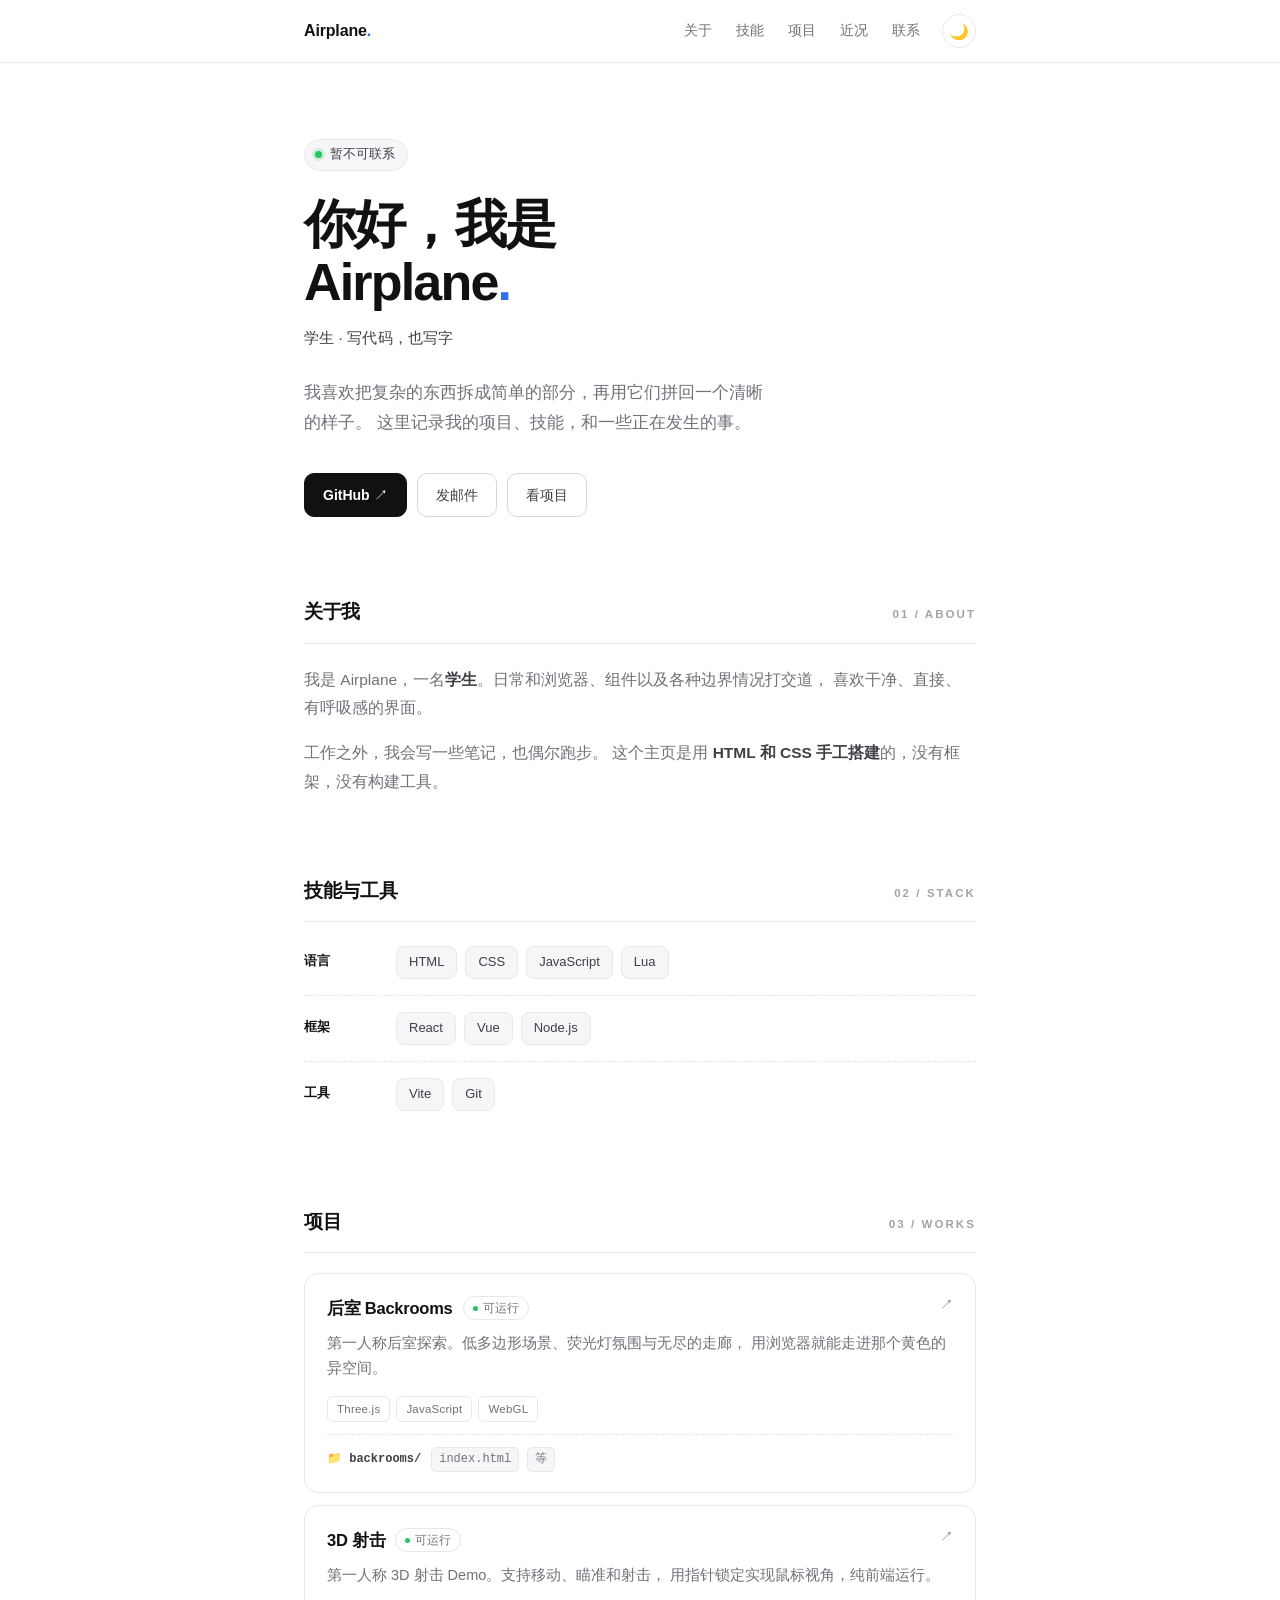
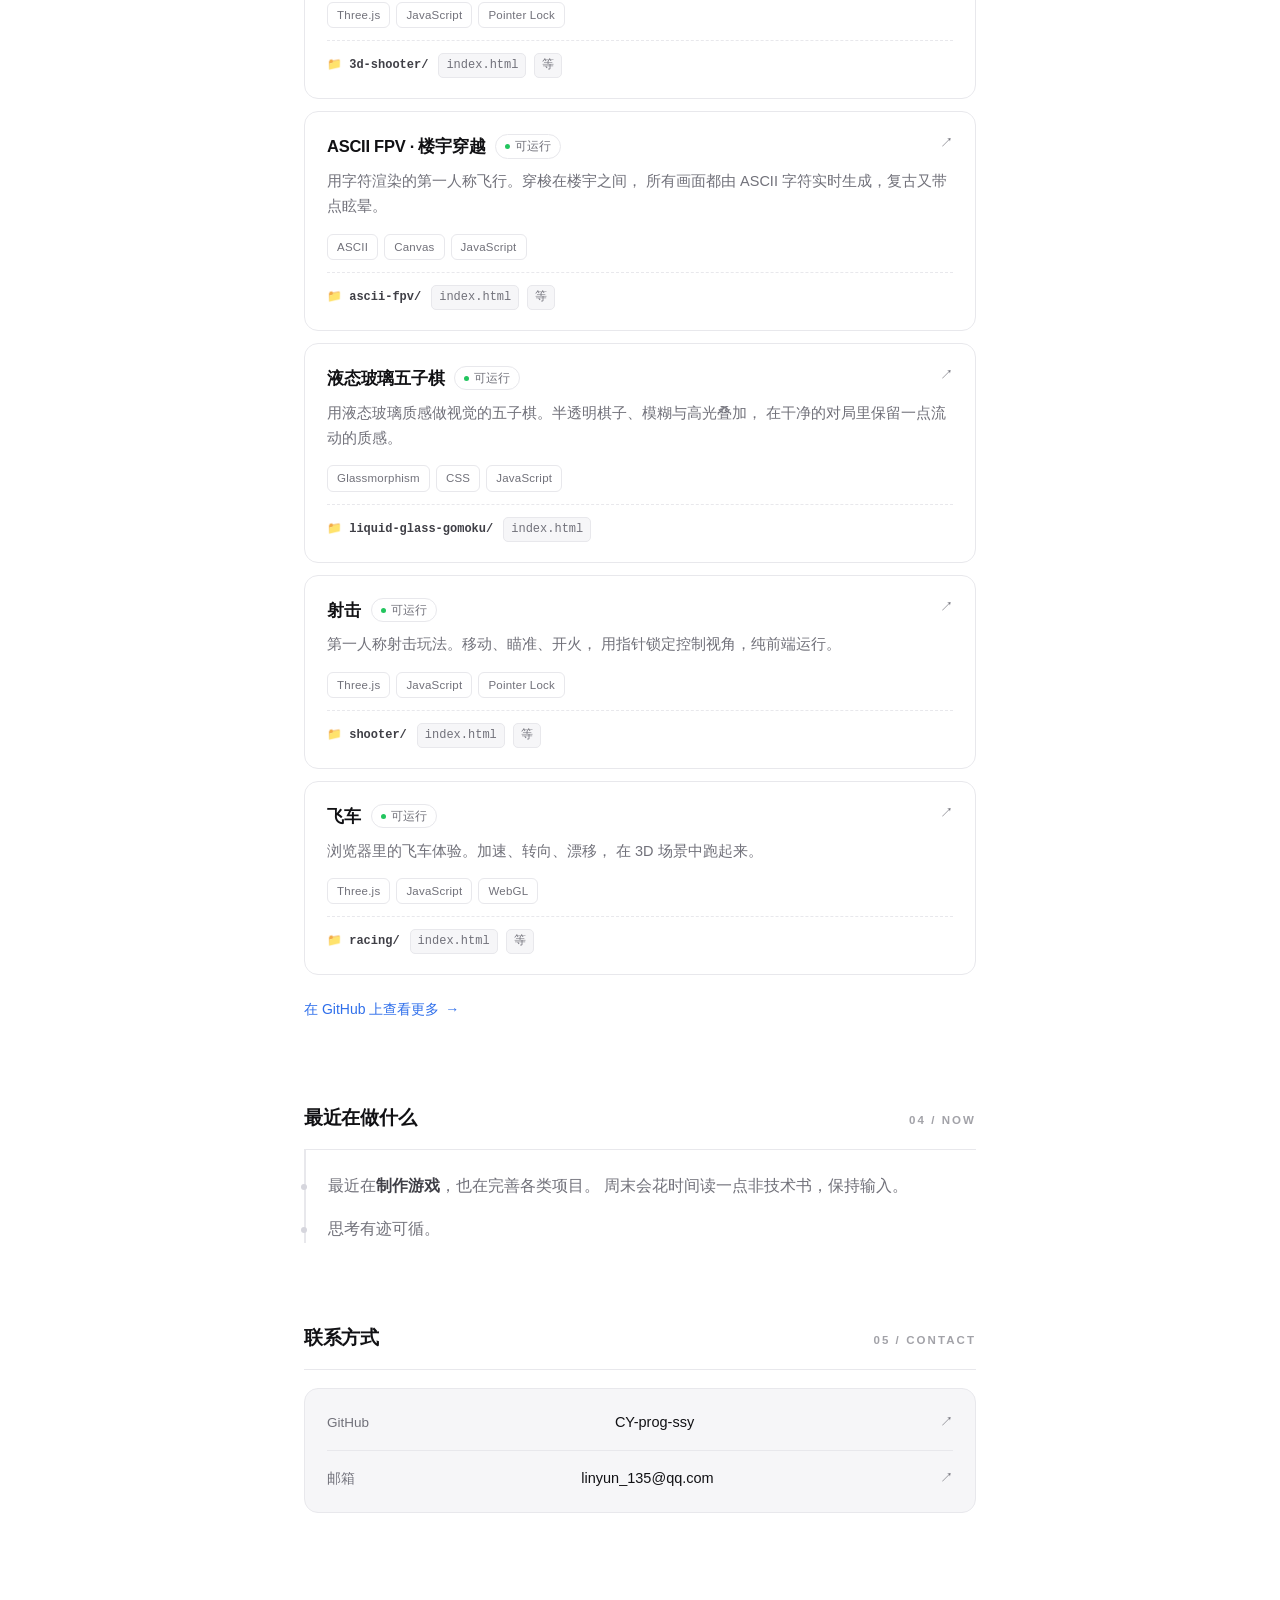
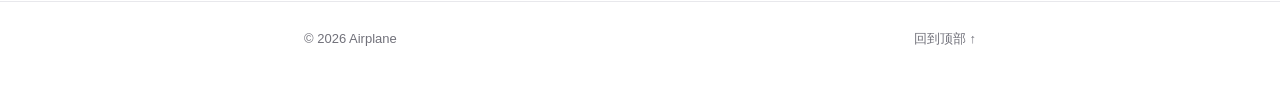
<file: index.html>
<!DOCTYPE html>
<html lang="zh-CN">
<head>
<meta charset="UTF-8" />
<meta name="viewport" content="width=device-width, initial-scale=1.0" />
<title>Airplane · 个人主页</title>
<meta name="description" content="Airplane 的个人主页，写代码，也写字。" />
<style>
  :root {
    color-scheme: light;
    --bg: #ffffff;
    --bg-soft: #f6f6f8;
    --bg-card: #ffffff;
    --text: #111114;
    --text-mid: #3f3f46;
    --text-soft: #71717a;
    --border: #e8e8ec;
    --border-strong: #d6d6dd;
    --accent: #2f6feb;
    --green: #22c55e;
    --radius: 14px;
    --max: 720px;
  }

  [data-theme="dark"] {
    color-scheme: dark;
    --bg: #0e0e10;
    --bg-soft: #17171a;
    --bg-card: #141417;
    --text: #f2f2f6;
    --text-mid: #c9c9d3;
    --text-soft: #8f8f9c;
    --border: #26262b;
    --border-strong: #36363d;
    --accent: #7aa2ff;
  }

  * { box-sizing: border-box; margin: 0; padding: 0; }

  html {
    scroll-behavior: smooth;
    scroll-padding-top: 84px;
  }

  body {
    min-height: 100vh;
    display: flex;
    flex-direction: column;
    background: var(--bg);
    color: var(--text);
    font-family: -apple-system, BlinkMacSystemFont, "Segoe UI", "PingFang SC",
                 "Hiragino Sans GB", "Microsoft YaHei", sans-serif;
    line-height: 1.75;
    -webkit-font-smoothing: antialiased;
    transition: background .3s ease, color .3s ease;
    animation: fade .5s ease both;
  }

  @keyframes fade { from { opacity: 0; } to { opacity: 1; } }

  ::selection { background: var(--accent); color: #fff; }

  .wrap {
    width: 100%;
    max-width: var(--max);
    margin: 0 auto;
    padding: 0 24px;
  }

  /* ================= 顶部导航 ================= */
  .site-header {
    position: sticky;
    top: 0;
    z-index: 30;
    background: color-mix(in srgb, var(--bg) 82%, transparent);
    -webkit-backdrop-filter: blur(16px);
    backdrop-filter: blur(16px);
    border-bottom: 1px solid var(--border);
  }

  .site-header .wrap {
    display: flex;
    align-items: center;
    justify-content: space-between;
    height: 62px;
  }

  .logo {
    font-size: 16px;
    font-weight: 700;
    letter-spacing: -.01em;
    color: var(--text);
    text-decoration: none;
  }
  .logo .dot { color: var(--accent); }

  nav { display: flex; align-items: center; gap: 4px; }

  nav a {
    padding: 6px 10px;
    font-size: 13.5px;
    color: var(--text-soft);
    text-decoration: none;
    border-radius: 8px;
    transition: color .2s, background .2s;
  }
  nav a:hover { color: var(--text); background: var(--bg-soft); }

  nav a.active {
    color: var(--text);
    background: var(--bg-soft);
    font-weight: 550;
  }

  .theme-btn {
    width: 34px;
    height: 34px;
    margin-left: 8px;
    display: grid;
    place-items: center;
    font-size: 15px;
    line-height: 1;
    color: var(--text);
    background: transparent;
    border: 1px solid var(--border);
    border-radius: 50%;
    cursor: pointer;
    transition: background .2s, transform .3s, border-color .2s;
  }
  .theme-btn:hover {
    background: var(--bg-soft);
    border-color: var(--border-strong);
    transform: rotate(-18deg);
  }

  /* ================= 首屏 ================= */
  main { flex: 1; }

  .hero { padding: 76px 0 0; }

  .status {
    display: inline-flex;
    align-items: center;
    gap: 8px;
    padding: 4px 12px 4px 10px;
    font-size: 12.5px;
    color: var(--text-mid);
    background: var(--bg-soft);
    border: 1px solid var(--border);
    border-radius: 999px;
  }

  .status .pulse {
    width: 7px;
    height: 7px;
    border-radius: 50%;
    background: var(--green);
    box-shadow: 0 0 0 3px rgba(34, 197, 94, .18);
    animation: pulse 2.4s ease-in-out infinite;
  }
  @keyframes pulse { 0%, 100% { opacity: 1; } 50% { opacity: .45; } }

  .hero h1 {
    margin-top: 24px;
    font-size: clamp(34px, 7vw, 52px);
    font-weight: 750;
    line-height: 1.12;
    letter-spacing: -.035em;
  }
  .hero h1 .dot { color: var(--accent); }

  .hero .role {
    margin-top: 14px;
    font-size: 15px;
    font-weight: 500;
    letter-spacing: .01em;
    color: var(--text-mid);
  }

  .hero .desc {
    margin-top: 26px;
    max-width: 50ch;
    font-size: 17px;
    line-height: 1.8;
    color: var(--text-soft);
  }

  .hero-actions {
    display: flex;
    flex-wrap: wrap;
    gap: 10px;
    margin-top: 34px;
  }

  .btn {
    display: inline-flex;
    align-items: center;
    gap: 7px;
    padding: 9px 18px;
    font-size: 14px;
    font-weight: 550;
    border-radius: 10px;
    text-decoration: none;
    transition: transform .2s, background .2s, border-color .2s, box-shadow .2s;
  }

  .btn-primary {
    color: var(--bg);
    background: var(--text);
    border: 1px solid var(--text);
  }
  .btn-primary:hover {
    transform: translateY(-1px);
    box-shadow: 0 6px 18px -8px rgba(0, 0, 0, .45);
  }

  .btn-ghost {
    color: var(--text-mid);
    background: transparent;
    border: 1px solid var(--border-strong);
  }
  .btn-ghost:hover {
    color: var(--text);
    background: var(--bg-soft);
    transform: translateY(-1px);
  }

  /* ================= 区块通用 ================= */
  .section { margin-top: 78px; }

  .sec-head {
    display: flex;
    align-items: baseline;
    justify-content: space-between;
    gap: 16px;
    padding-bottom: 14px;
    border-bottom: 1px solid var(--border);
  }

  .sec-head h2 {
    font-size: 19px;
    font-weight: 700;
    letter-spacing: -.015em;
    color: var(--text);
  }

  .sec-head .num {
    font-size: 11.5px;
    font-weight: 600;
    letter-spacing: .18em;
    color: var(--text-soft);
    opacity: .65;
    font-variant-numeric: tabular-nums;
  }

  /* ================= 关于 ================= */
  .about-body { padding-top: 22px; }

  .about-body p {
    font-size: 15.5px;
    line-height: 1.85;
    color: var(--text-soft);
  }
  .about-body p + p { margin-top: 16px; }

  .about-body strong {
    font-weight: 600;
    color: var(--text-mid);
  }

  /* ================= 技能 ================= */
  .skill-groups { padding-top: 8px; }

  .skill-group {
    display: flex;
    gap: 20px;
    padding: 16px 0;
    border-bottom: 1px dashed var(--border);
  }
  .skill-group:last-child { border-bottom: none; }

  .skill-group .cat {
    flex: 0 0 72px;
    padding-top: 4px;
    font-size: 13px;
    font-weight: 600;
    letter-spacing: .02em;
    color: var(--text);
  }

  .skill-group .tags {
    display: flex;
    flex-wrap: wrap;
    gap: 8px;
  }

  .tag {
    padding: 4px 12px;
    font-size: 13px;
    color: var(--text-mid);
    background: var(--bg-soft);
    border: 1px solid var(--border);
    border-radius: 8px;
    transition: border-color .2s, color .2s;
  }
  .tag:hover {
    color: var(--accent);
    border-color: color-mix(in srgb, var(--accent) 40%, var(--border));
  }

  /* ================= 项目 ================= */
  .project-list { padding-top: 8px; }

  .project-card {
    display: block;
    padding: 20px 22px;
    margin-top: 12px;
    background: var(--bg-card);
    border: 1px solid var(--border);
    border-radius: var(--radius);
    text-decoration: none;
    color: inherit;
    transition: border-color .25s, transform .25s, box-shadow .25s;
  }
  .project-card:hover {
    border-color: color-mix(in srgb, var(--accent) 55%, var(--border));
    transform: translateY(-2px);
    box-shadow: 0 12px 28px -18px rgba(0, 0, 0, .35);
  }
  .project-card:focus-visible {
    outline: 2px solid var(--accent);
    outline-offset: 2px;
  }

  .project-top {
    display: flex;
    align-items: flex-start;
    justify-content: space-between;
    gap: 12px;
  }

  .pt-title {
    display: flex;
    align-items: center;
    flex-wrap: wrap;
    gap: 10px;
    min-width: 0;
  }

  .pt-title h3 {
    font-size: 16.5px;
    font-weight: 650;
    letter-spacing: -.015em;
    color: var(--text);
  }

  .state {
    display: inline-flex;
    align-items: center;
    gap: 5px;
    padding: 1px 9px;
    font-size: 11.5px;
    font-weight: 500;
    color: var(--text-soft);
    border: 1px solid var(--border);
    border-radius: 999px;
    white-space: nowrap;
  }
  .state i {
    display: block;
    width: 5px;
    height: 5px;
    border-radius: 50%;
    background: var(--green);
  }

  .project-top .go {
    flex-shrink: 0;
    font-size: 13px;
    color: var(--text-soft);
    transition: transform .2s, color .2s;
  }
  .project-card:hover .go {
    color: var(--accent);
    transform: translate(3px, -3px);
  }

  .project-card > p {
    margin-top: 8px;
    font-size: 14.5px;
    line-height: 1.75;
    color: var(--text-soft);
  }

  .project-card .meta {
    display: flex;
    flex-wrap: wrap;
    gap: 6px;
    margin-top: 14px;
  }

  .mini-tag {
    padding: 2px 9px;
    font-size: 11.5px;
    letter-spacing: .02em;
    color: var(--text-soft);
    border: 1px solid var(--border);
    border-radius: 6px;
  }

  /* 文件夹内文件清单 */
  .file-list {
    display: flex;
    flex-wrap: wrap;
    align-items: center;
    gap: 6px 8px;
    margin-top: 12px;
    padding-top: 12px;
    border-top: 1px dashed var(--border);
    font-family: ui-monospace, SFMono-Regular, Menlo, Consolas, monospace;
    font-size: 12px;
    color: var(--text-soft);
  }
  .file-list .folder {
    color: var(--text-mid);
    font-weight: 600;
    margin-right: 2px;
  }
  .file-list .file {
    padding: 1px 7px;
    border: 1px solid var(--border);
    border-radius: 5px;
    background: var(--bg-soft);
  }

  .more-link {
    display: inline-flex;
    align-items: center;
    gap: 6px;
    margin-top: 22px;
    font-size: 14px;
    font-weight: 500;
    color: var(--accent);
    text-decoration: none;
    transition: gap .2s;
  }
  .more-link:hover { gap: 10px; }

  /* ================= 最近 ================= */
  .now-body {
    padding: 22px 0 0 22px;
    border-left: 2px solid var(--border);
  }

  .now-item {
    position: relative;
    font-size: 15.5px;
    line-height: 1.8;
    color: var(--text-soft);
  }
  .now-item + .now-item { margin-top: 16px; }

  .now-item::before {
    content: "";
    position: absolute;
    left: -27px;
    top: 12px;
    width: 6px;
    height: 6px;
    border-radius: 50%;
    background: var(--border-strong);
  }

  .now-item strong {
    font-weight: 600;
    color: var(--text-mid);
  }

  /* ================= 联系方式 ================= */
  .contact-card {
    margin-top: 18px;
    padding: 6px 22px;
    background: var(--bg-soft);
    border: 1px solid var(--border);
    border-radius: var(--radius);
  }

  .contact-list { display: flex; flex-direction: column; }

  .contact-item {
    display: flex;
    align-items: center;
    justify-content: space-between;
    gap: 16px;
    padding: 15px 0;
    border-bottom: 1px solid var(--border);
    text-decoration: none;
    color: inherit;
    transition: color .2s;
  }
  .contact-item:last-child { border-bottom: none; }

  .contact-item:hover { color: var(--accent); }
  .contact-item:focus-visible {
    outline: 2px solid var(--accent);
    outline-offset: 2px;
  }

  .contact-item .key {
    flex-shrink: 0;
    font-size: 13.5px;
    color: var(--text-soft);
    transition: color .2s;
  }
  .contact-item:hover .key { color: var(--accent); }

  .contact-item .val {
    font-size: 14.5px;
    font-weight: 500;
    color: var(--text);
    word-break: break-all;
    text-align: right;
    transition: color .2s;
  }
  .contact-item:hover .val { color: var(--accent); }

  .contact-item .arrow {
    flex-shrink: 0;
    font-size: 13px;
    color: var(--text-soft);
    transition: transform .2s, color .2s;
  }
  .contact-item:hover .arrow {
    transform: translate(3px, -3px);
    color: var(--accent);
  }

  .section-end { margin-bottom: 88px; }

  /* ================= 页脚 ================= */
  footer {
    border-top: 1px solid var(--border);
    padding: 26px 0 40px;
  }
  footer .wrap {
    display: flex;
    flex-wrap: wrap;
    gap: 8px 20px;
    align-items: center;
    justify-content: space-between;
    font-size: 13px;
    color: var(--text-soft);
  }
  footer a {
    color: var(--text-soft);
    text-decoration: none;
    transition: color .2s;
  }
  footer a:hover { color: var(--accent); }

  /* ================= 移动端 ================= */
  @media (max-width: 640px) {
    .hero { padding-top: 52px; }
    .hero .desc { font-size: 16px; }

    nav a { padding: 6px 7px; font-size: 13px; }
    nav a[href="#skills"],
    nav a[href="#projects"] { display: none; }

    .section { margin-top: 56px; }
    .section-end { margin-bottom: 60px; }

    .sec-head h2 { font-size: 17.5px; }

    .skill-group {
      flex-direction: column;
      gap: 8px;
      padding: 14px 0;
    }
    .skill-group .cat { padding-top: 0; }

    .contact-card { padding: 4px 18px; }

    .contact-item {
      flex-wrap: wrap;
      gap: 2px 12px;
      padding: 14px 0;
    }
    .contact-item .val {
      width: 100%;
      text-align: left;
      font-size: 14px;
    }
    .contact-item .arrow { display: none; }

    .now-body { padding-left: 18px; }
    .now-item::before { left: -23px; }

    .file-list { font-size: 11.5px; }
    .pt-title h3 { font-size: 15.5px; }
  }

  @media (prefers-reduced-motion: reduce) {
    * { animation: none !important; transition: none !important; }
    html { scroll-behavior: auto; }
  }
</style>
</head>
<body>

<header class="site-header">
  <div class="wrap">
    <a class="logo" href="#">Airplane<span class="dot">.</span></a>
    <nav>
      <a href="#about">关于</a>
      <a href="#skills">技能</a>
      <a href="#projects">项目</a>
      <a href="#now">近况</a>
      <a href="#contact">联系</a>
      <button class="theme-btn" id="themeToggle" aria-label="切换深浅色主题">🌙</button>
    </nav>
  </div>
</header>

<main>
  <div class="wrap">

    <!-- 首屏 -->
    <section class="hero">
      <span class="status">
        <span class="pulse"></span>
        暂不可联系
      </span>

      <h1>你好，我是<br />Airplane<span class="dot">.</span></h1>
      <p class="role">学生 · 写代码，也写字</p>

      <p class="desc">
        我喜欢把复杂的东西拆成简单的部分，再用它们拼回一个清晰的样子。
        这里记录我的项目、技能，和一些正在发生的事。
      </p>

      <div class="hero-actions">
        <a class="btn btn-primary"
           href="https://github.com/CY-prog-ssy"
           target="_blank" rel="noopener noreferrer">
          GitHub ↗
        </a>
        <a class="btn btn-ghost" href="mailto:linyun_135@qq.com">
          发邮件
        </a>
        <a class="btn btn-ghost" href="#projects">
          看项目
        </a>
      </div>
    </section>

    <!-- 关于 -->
    <section class="section" id="about">
      <div class="sec-head">
        <h2>关于我</h2>
        <span class="num">01 / ABOUT</span>
      </div>
      <div class="about-body">
        <p>
          我是 Airplane，一名<strong>学生</strong>。日常和浏览器、组件以及各种边界情况打交道，
          喜欢干净、直接、有呼吸感的界面。
        </p>
        <p>
          工作之外，我会写一些笔记，也偶尔跑步。
          这个主页是用 <strong>HTML 和 CSS 手工搭建</strong>的，没有框架，没有构建工具。
        </p>
      </div>
    </section>

    <!-- 技能 -->
    <section class="section" id="skills">
      <div class="sec-head">
        <h2>技能与工具</h2>
        <span class="num">02 / STACK</span>
      </div>
      <div class="skill-groups">
        <div class="skill-group">
          <span class="cat">语言</span>
          <div class="tags">
            <span class="tag">HTML</span>
            <span class="tag">CSS</span>
            <span class="tag">JavaScript</span>
            <span class="tag">Lua</span>
          </div>
        </div>
        <div class="skill-group">
          <span class="cat">框架</span>
          <div class="tags">
            <span class="tag">React</span>
            <span class="tag">Vue</span>
            <span class="tag">Node.js</span>
          </div>
        </div>
        <div class="skill-group">
          <span class="cat">工具</span>
          <div class="tags">
            <span class="tag">Vite</span>
            <span class="tag">Git</span>
          </div>
        </div>
      </div>
    </section>

    <!-- 项目 -->
    <section class="section" id="projects">
      <div class="sec-head">
        <h2>项目</h2>
        <span class="num">03 / WORKS</span>
      </div>
      <div class="project-list">

        <!-- 后室 -->
        <a class="project-card"
           href="./backrooms/index.html"
           target="_blank" rel="noopener noreferrer">
          <div class="project-top">
            <div class="pt-title">
              <h3>后室 Backrooms</h3>
              <span class="state"><i></i>可运行</span>
            </div>
            <span class="go" aria-hidden="true">↗</span>
          </div>
          <p>
            第一人称后室探索。低多边形场景、荧光灯氛围与无尽的走廊，
            用浏览器就能走进那个黄色的异空间。
          </p>
          <div class="meta">
            <span class="mini-tag">Three.js</span>
            <span class="mini-tag">JavaScript</span>
            <span class="mini-tag">WebGL</span>
          </div>
          <div class="file-list">
            <span class="folder">📁 backrooms/</span>
            <span class="file">index.html</span>
            <span class="file">等</span>
          </div>
        </a>

        <!-- 3D 射击 -->
        <a class="project-card"
           href="./3d-shooter/index.html"
           target="_blank" rel="noopener noreferrer">
          <div class="project-top">
            <div class="pt-title">
              <h3>3D 射击</h3>
              <span class="state"><i></i>可运行</span>
            </div>
            <span class="go" aria-hidden="true">↗</span>
          </div>
          <p>
            第一人称 3D 射击 Demo。支持移动、瞄准和射击，
            用指针锁定实现鼠标视角，纯前端运行。
          </p>
          <div class="meta">
            <span class="mini-tag">Three.js</span>
            <span class="mini-tag">JavaScript</span>
            <span class="mini-tag">Pointer Lock</span>
          </div>
          <div class="file-list">
            <span class="folder">📁 3d-shooter/</span>
            <span class="file">index.html</span>
            <span class="file">等</span>
          </div>
        </a>

        <!-- ASCII FPV · 楼宇穿越 -->
        <a class="project-card"
           href="./ascii-fpv/index.html"
           target="_blank" rel="noopener noreferrer">
          <div class="project-top">
            <div class="pt-title">
              <h3>ASCII FPV · 楼宇穿越</h3>
              <span class="state"><i></i>可运行</span>
            </div>
            <span class="go" aria-hidden="true">↗</span>
          </div>
          <p>
            用字符渲染的第一人称飞行。穿梭在楼宇之间，
            所有画面都由 ASCII 字符实时生成，复古又带点眩晕。
          </p>
          <div class="meta">
            <span class="mini-tag">ASCII</span>
            <span class="mini-tag">Canvas</span>
            <span class="mini-tag">JavaScript</span>
          </div>
          <div class="file-list">
            <span class="folder">📁 ascii-fpv/</span>
            <span class="file">index.html</span>
            <span class="file">等</span>
          </div>
        </a>

        <!-- 液态玻璃五子棋 -->
        <a class="project-card"
           href="./liquid-glass-gomoku/index.html"
           target="_blank" rel="noopener noreferrer">
          <div class="project-top">
            <div class="pt-title">
              <h3>液态玻璃五子棋</h3>
              <span class="state"><i></i>可运行</span>
            </div>
            <span class="go" aria-hidden="true">↗</span>
          </div>
          <p>
            用液态玻璃质感做视觉的五子棋。半透明棋子、模糊与高光叠加，
            在干净的对局里保留一点流动的质感。
          </p>
          <div class="meta">
            <span class="mini-tag">Glassmorphism</span>
            <span class="mini-tag">CSS</span>
            <span class="mini-tag">JavaScript</span>
          </div>
          <div class="file-list">
            <span class="folder">📁 liquid-glass-gomoku/</span>
            <span class="file">index.html</span>
          </div>
        </a>

        <!-- 射击 -->
        <a class="project-card"
           href="./shooter/index.html"
           target="_blank" rel="noopener noreferrer">
          <div class="project-top">
            <div class="pt-title">
              <h3>射击</h3>
              <span class="state"><i></i>可运行</span>
            </div>
            <span class="go" aria-hidden="true">↗</span>
          </div>
          <p>
            第一人称射击玩法。移动、瞄准、开火，
            用指针锁定控制视角，纯前端运行。
          </p>
          <div class="meta">
            <span class="mini-tag">Three.js</span>
            <span class="mini-tag">JavaScript</span>
            <span class="mini-tag">Pointer Lock</span>
          </div>
          <div class="file-list">
            <span class="folder">📁 shooter/</span>
            <span class="file">index.html</span>
            <span class="file">等</span>
          </div>
        </a>

        <!-- 飞车 -->
        <a class="project-card"
           href="./racing/index.html"
           target="_blank" rel="noopener noreferrer">
          <div class="project-top">
            <div class="pt-title">
              <h3>飞车</h3>
              <span class="state"><i></i>可运行</span>
            </div>
            <span class="go" aria-hidden="true">↗</span>
          </div>
          <p>
            浏览器里的飞车体验。加速、转向、漂移，
            在 3D 场景中跑起来。
          </p>
          <div class="meta">
            <span class="mini-tag">Three.js</span>
            <span class="mini-tag">JavaScript</span>
            <span class="mini-tag">WebGL</span>
          </div>
          <div class="file-list">
            <span class="folder">📁 racing/</span>
            <span class="file">index.html</span>
            <span class="file">等</span>
          </div>
        </a>

      </div>

      <a class="more-link"
         href="https://github.com/CY-prog-ssy"
         target="_blank" rel="noopener noreferrer">
        在 GitHub 上查看更多 <span>→</span>
      </a>
    </section>

    <!-- 最近 -->
    <section class="section" id="now">
      <div class="sec-head">
        <h2>最近在做什么</h2>
        <span class="num">04 / NOW</span>
      </div>
      <div class="now-body">
        <p class="now-item">
          最近在<strong>制作游戏</strong>，也在完善各类项目。
          周末会花时间读一点非技术书，保持输入。
        </p>
        <p class="now-item">
          思考有迹可循。
        </p>
      </div>
    </section>

    <!-- 联系 -->
    <section class="section section-end" id="contact">
      <div class="sec-head">
        <h2>联系方式</h2>
        <span class="num">05 / CONTACT</span>
      </div>
      <div class="contact-card">
        <div class="contact-list">
          <a class="contact-item"
             href="https://github.com/CY-prog-ssy"
             target="_blank" rel="noopener noreferrer">
            <span class="key">GitHub</span>
            <span class="val">CY-prog-ssy</span>
            <span class="arrow" aria-hidden="true">↗</span>
          </a>
          <a class="contact-item" href="mailto:linyun_135@qq.com">
            <span class="key">邮箱</span>
            <span class="val">linyun_135@qq.com</span>
            <span class="arrow" aria-hidden="true">↗</span>
          </a>
        </div>
      </div>
    </section>

  </div>
</main>

<footer>
  <div class="wrap">
    <p>© <span id="year">2026</span> Airplane</p>
    <p><a href="#">回到顶部 ↑</a></p>
  </div>
</footer>

<script>
  (function () {
    /* ---------- 页脚年份：自动取当前年份 ---------- */
    var yearEl = document.getElementById('year');
    if (yearEl) yearEl.textContent = new Date().getFullYear();

    /* ---------- 主题切换 ---------- */
    var root = document.documentElement;
    var btn = document.getElementById('themeToggle');

    function getSaved() {
      try { return localStorage.getItem('theme'); } catch (e) { return null; }
    }
    function save(v) {
      try { localStorage.setItem('theme', v); } catch (e) {}
    }
    function render() {
      btn.textContent = root.getAttribute('data-theme') === 'dark' ? '☀️' : '🌙';
    }

    var saved = getSaved();
    var prefersDark = window.matchMedia &&
      window.matchMedia('(prefers-color-scheme: dark)').matches;

    root.setAttribute('data-theme', saved || (prefersDark ? 'dark' : 'light'));
    render();

    btn.addEventListener('click', function () {
      var next = root.getAttribute('data-theme') === 'dark' ? 'light' : 'dark';
      root.setAttribute('data-theme', next);
      save(next);
      render();
    });

    /* ---------- 导航跟随高亮 ---------- */
    var sections = Array.prototype.slice.call(document.querySelectorAll('section[id]'));
    var navLinks = Array.prototype.slice.call(document.querySelectorAll('nav a[href^="#"]'));
    var byId = {};
    navLinks.forEach(function (a) { byId[a.getAttribute('href').slice(1)] = a; });

    function clearActive() {
      navLinks.forEach(function (a) { a.classList.remove('active'); });
    }
    function setActive(id) {
      clearActive();
      if (byId[id]) byId[id].classList.add('active');
    }

    if ('IntersectionObserver' in window) {
      var visible = {};
      var io = new IntersectionObserver(function (entries) {
        entries.forEach(function (e) {
          visible[e.target.id] = e.isIntersecting;
        });
        for (var i = 0; i < sections.length; i++) {
          var id = sections[i].id;
          if (visible[id]) { setActive(id); return; }
        }
      }, { rootMargin: '-45% 0px -50% 0px', threshold: 0 });

      sections.forEach(function (s) { io.observe(s); });

      window.addEventListener('scroll', function () {
        if (window.scrollY < 120) clearActive();
      }, { passive: true });
    }
  })();
</script>

</body>
</html>
</file>
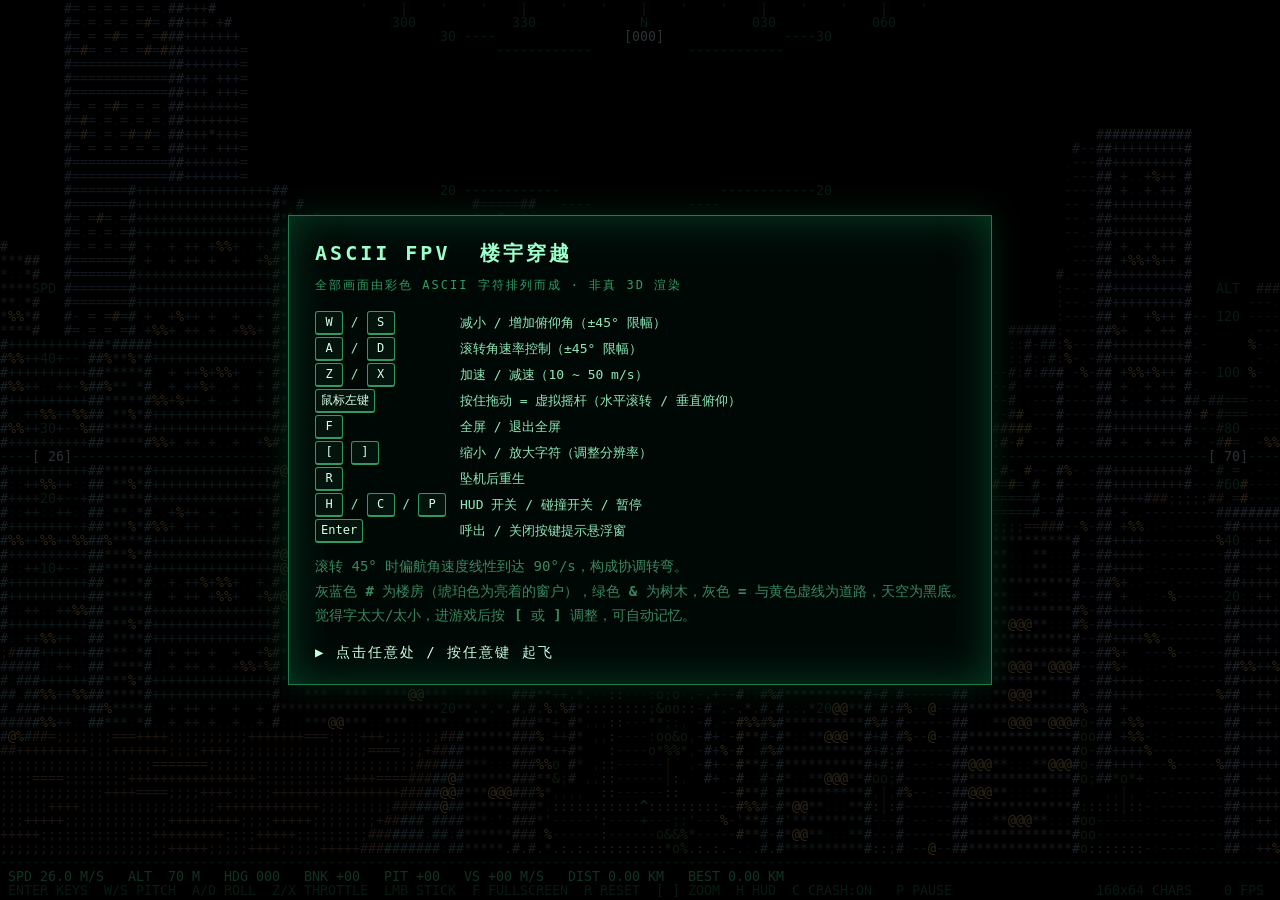
<file: ascii-fpv/index.html>
<!DOCTYPE html>
<html lang="zh-CN">
<head>
<meta charset="utf-8">
<meta name="viewport" content="width=device-width,initial-scale=1.0">
<title>ASCII FPV · 楼宇穿越</title>
<style>
  html,body{margin:0;padding:0;height:100%;background:#000;overflow:hidden;
    font-family:"Cascadia Mono","Consolas","DejaVu Sans Mono","Courier New",monospace;color:#7dffb0;
    user-select:none;-webkit-user-select:none}
  #screen{display:block;position:absolute;left:0;top:0;background:#000;cursor:crosshair}
  #overlay{position:absolute;left:0;top:0;right:0;bottom:0;display:flex;align-items:center;justify-content:center;
    background:rgba(0,0,0,.80);z-index:10;cursor:pointer}
  #panel{border:1px solid #1f7a4d;padding:20px 26px;max-width:680px;background:#000806;
    box-shadow:0 0 40px #063d24 inset,0 0 30px #021;line-height:1.75;font-size:14px}
  #panel h1{margin:0 0 4px;font-size:20px;color:#9dffcb;letter-spacing:3px}
  #panel h2{margin:0 0 14px;font-size:12px;color:#2f9a63;letter-spacing:2px;font-weight:400}
  #panel table{border-collapse:collapse;margin:6px 0 10px}
  #panel td{padding:1px 14px 1px 0;font-size:13px;color:#8fe8b8}
  kbd{display:inline-block;min-width:16px;text-align:center;border:1px solid #2f9a63;border-bottom-width:2px;
    padding:0 5px;border-radius:3px;color:#d6ffe8;background:#04140d;font-size:12px}
  .dim{color:#39875f}
  .go{margin-top:12px;color:#c9ffe2;letter-spacing:2px;animation:bl 1.1s steps(2) infinite}
  @keyframes bl{50%{opacity:.25}}

  #keyhelp{
    position:absolute;right:16px;top:16px;z-index:20;
    border:1px solid #1f7a4d;background:rgba(0,8,6,.93);
    box-shadow:0 0 26px #063d24 inset,0 0 16px #021;
    padding:10px 16px 12px;font-size:13px;line-height:1.95;color:#8fe8b8;
    pointer-events:none;display:none;white-space:nowrap}
  #keyhelp.show{display:block}
  #keyhelp h3{margin:0 0 6px;font-size:12px;color:#9dffcb;letter-spacing:2px;font-weight:400;
    border-bottom:1px solid #144a30;padding-bottom:4px}
  #keyhelp table{border-collapse:collapse}
  #keyhelp td{padding:0 16px 0 0;vertical-align:top}
  #keyhelp td:first-child{color:#d6ffe8;text-align:right}
  #keyhelp .note{color:#39875f;font-size:11px;margin-top:6px;letter-spacing:1px}
</style>
</head>
<body>
<canvas id="screen"></canvas>

<div id="keyhelp">
  <h3>按键说明 · ENTER 关闭</h3>
  <table>
    <tr><td><kbd>W</kbd> <kbd>S</kbd></td><td>俯仰角 −/+（±45° 限幅）</td></tr>
    <tr><td><kbd>A</kbd> <kbd>D</kbd></td><td>滚转速率 −/+（±45° 限幅）</td></tr>
    <tr><td><kbd>Z</kbd> <kbd>X</kbd></td><td>加速 / 减速（10 ~ 50 m/s）</td></tr>
    <tr><td>鼠标左键</td><td>按住拖动 = 虚拟摇杆</td></tr>
    <tr><td><kbd>R</kbd></td><td>坠机后重生</td></tr>
    <tr><td><kbd>F</kbd></td><td>全屏 / 退出全屏</td></tr>
    <tr><td><kbd>[</kbd> <kbd>]</kbd></td><td>缩小 / 放大字符</td></tr>
    <tr><td><kbd>H</kbd></td><td>HUD 开关</td></tr>
    <tr><td><kbd>C</kbd></td><td>碰撞检测开关</td></tr>
    <tr><td><kbd>P</kbd></td><td>暂停 / 继续</td></tr>
    <tr><td><kbd>Enter</kbd></td><td>显示 / 隐藏本提示</td></tr>
  </table>
  <div class="note">按 [ 或 ] 可随时调整字符大小</div>
</div>

<div id="overlay"><div id="panel">
  <h1>ASCII&nbsp;FPV&nbsp;&nbsp;楼宇穿越</h1>
  <h2>全部画面由彩色 ASCII 字符排列而成 · 非真 3D 渲染</h2>
  <table>
    <tr><td><kbd>W</kbd> / <kbd>S</kbd></td><td>减小 / 增加俯仰角（±45° 限幅）</td></tr>
    <tr><td><kbd>A</kbd> / <kbd>D</kbd></td><td>滚转角速率控制（±45° 限幅）</td></tr>
    <tr><td><kbd>Z</kbd> / <kbd>X</kbd></td><td>加速 / 减速（10 ~ 50 m/s）</td></tr>
    <tr><td><kbd>鼠标左键</kbd></td><td>按住拖动 = 虚拟摇杆（水平滚转 / 垂直俯仰）</td></tr>
    <tr><td><kbd>F</kbd></td><td>全屏 / 退出全屏</td></tr>
    <tr><td><kbd>[</kbd> <kbd>]</kbd></td><td>缩小 / 放大字符（调整分辨率）</td></tr>
    <tr><td><kbd>R</kbd></td><td>坠机后重生</td></tr>
    <tr><td><kbd>H</kbd> / <kbd>C</kbd> / <kbd>P</kbd></td><td>HUD 开关 / 碰撞开关 / 暂停</td></tr>
    <tr><td><kbd>Enter</kbd></td><td>呼出 / 关闭按键提示悬浮窗</td></tr>
  </table>
  <div class="dim">滚转 45° 时偏航角速度线性到达 90°/s，构成协调转弯。<br>
  灰蓝色 <b>#</b> 为楼房（琥珀色为亮着的窗户），绿色 <b>&amp;</b> 为树木，灰色 <b>=</b> 与黄色虚线为道路，天空为黑底。<br>
  觉得字太大/太小，进游戏后按 <b>[</b> 或 <b>]</b> 调整，可自动记忆。</div>
  <div class="go">▶ 点击任意处 / 按任意键 起飞</div>
</div></div>
<script>
'use strict';
var DEG = Math.PI / 180;
function clamp(v, a, b) { return v < a ? a : (v > b ? b : v); }
function mod(a, n) { return ((a % n) + n) % n; }
function mulberry32(a) {
  return function () {
    a |= 0; a = a + 0x6D2B79F5 | 0;
    var t = Math.imul(a ^ a >>> 15, 1 | a);
    t = t + Math.imul(t ^ t >>> 7, 61 | t) ^ t;
    return ((t ^ t >>> 14) >>> 0) / 4294967296;
  };
}
function hash3(a, b, c) {
  var h = Math.imul(a ^ 0x9E3779B9, 2246822519);
  h = Math.imul(h ^ b ^ 0x85EBCA6B, 3266489917);
  h = Math.imul(h ^ c ^ 0x27D4EB2F, 668265263);
  h ^= h >>> 15;
  return (h >>> 0) / 4294967296;
}
function pad(v, n) { var s = String(v); while (s.length < n) s = ' ' + s; return s; }
function sgnNum(v) { var r = Math.round(v); return (r < 0 ? '-' : '+') + pad(Math.abs(r), 2).replace(' ', '0'); }

var LEVELS = 14;
var PAL = [];
function makeMat(rgb, ramp, ambient) {
  if (ambient === undefined) ambient = 0.26;
  var base = PAL.length;
  var chars = new Uint16Array(LEVELS);
  for (var i = 0; i < LEVELS; i++) {
    var t = i / (LEVELS - 1);
    var k = ambient + (1 - ambient) * t;
    PAL.push('rgb(' + (rgb[0] * k | 0) + ',' + (rgb[1] * k | 0) + ',' + (rgb[2] * k | 0) + ')');
    chars[i] = ramp.charCodeAt(Math.min(ramp.length - 1, Math.round(t * (ramp.length - 1))));
  }
  return { pal: base, chars: chars };
}
function solid(r, g, b) { PAL.push('rgb(' + r + ',' + g + ',' + b + ')'); return PAL.length - 1; }

var WALLRAMP = " .:-=+*###";
var M_WALL = [
  makeMat([150, 172, 208], WALLRAMP),
  makeMat([200, 180, 156], WALLRAMP),
  makeMat([138, 146, 160], WALLRAMP),
  makeMat([118, 168, 182], WALLRAMP)
];
var M_ROOF  = makeMat([132, 106,  88], " ...::;;;++");
var M_WINL  = makeMat([255, 214, 118], " ..:=+*#%@@");
var M_WIND  = makeMat([46,  62,  96],  " ...:::;;;;");
var M_ROAD  = makeMat([78,  90, 116],  " ..::----==");
var M_WALK  = makeMat([176, 176, 182], " ...::::;;;");
var M_MARK  = makeMat([238, 200,  84], " ..::====##");
var M_GRASS = makeMat([60,  94,  56],  "  ...,,,,''");
var M_LEAF  = makeMat([88, 184,  92],  " .,:;o*&%@@");
var M_TRUNK = makeMat([140, 100,  62], " ..::||||##");

var C_HUD  = solid(70, 255, 158);
var C_HUD2 = solid(24, 132, 82);
var C_WARN = solid(255, 92, 68);
var C_WHT  = solid(214, 240, 255);
var C_AMB  = solid(255, 190, 70);

var BLOCK = 64;
var ROADW = 16;
var TILES = 24;
var blocks = new Array(TILES * TILES);

function mkTree(x, z, rnd) {
  var h = 7 + rnd() * 7.5;
  return { x: x, z: z, h: h, r: h * (0.28 + 0.10 * rnd()), seed: (rnd() * 1e9) | 0 };
}
function genWorld() {
  for (var bz = 0; bz < TILES; bz++) {
    for (var bx = 0; bx < TILES; bx++) {
      var rnd = mulberry32((bx * 73856093) ^ (bz * 19349663) ^ 0x5f3a71);
      var buildings = [], trees = [];
      var dh = (Math.sin(bx * 0.62 + 0.7) * Math.cos(bz * 0.51 - 1.1) + 1) / 2;
      var i0 = ROADW + 5, i1 = BLOCK - 3, span = i1 - i0;
      function hgt(big) {
        var h = 11 + Math.pow(dh, 1.7) * (big ? 155 : 96) * (0.55 + 0.9 * rnd());
        if (dh > 0.72 && rnd() > 0.72) h *= 1.45;
        return Math.min(h, 215);
      }
      function push(x, z, w, d, h) {
        buildings.push({
          x: x, z: z, w: w, d: d, h: h,
          mat: (rnd() * 4) | 0, seed: (rnd() * 1e9) | 0, lit: 0.14 + rnd() * 0.42
        });
      }
      if (rnd() < 0.20) {
        var w = span * (0.68 + 0.30 * rnd()), d = span * (0.68 + 0.30 * rnd());
        push(i0 + (span - w) * rnd(), i0 + (span - d) * rnd(), w, d, hgt(true));
      } else {
        var half = span / 2;
        for (var q = 0; q < 4; q++) {
          var qx = i0 + (q & 1) * half, qz = i0 + (q >> 1) * half;
          if (rnd() < 0.20) {
            var nt = 2 + ((rnd() * 4) | 0);
            for (var k = 0; k < nt; k++) trees.push(mkTree(qx + 2 + rnd() * (half - 4), qz + 2 + rnd() * (half - 4), rnd));
            continue;
          }
          var bw = half * (0.52 + 0.42 * rnd()), bd = half * (0.52 + 0.42 * rnd());
          push(qx + (half - 2 - bw) * rnd(), qz + (half - 2 - bd) * rnd(), bw, bd, hgt(false));
        }
      }
      var line = ROADW - 1.4;
      for (var t = 0; t < 7; t++) {
        var p = ROADW + 4 + t * 8.6;
        if (p > BLOCK - 3) break;
        if (rnd() < 0.62) trees.push(mkTree(p + rnd() * 1.6, line - rnd() * 1.2, rnd));
        if (rnd() < 0.62) trees.push(mkTree(line - rnd() * 1.2, p + rnd() * 1.6, rnd));
      }
      blocks[bz * TILES + bx] = { buildings: buildings, trees: trees };
    }
  }
}
genWorld();

var START = { x: ROADW * 0.5, y: 70, z: -56, yaw: 0, pitch: 0, roll: 0, spd: 26 };
var camX, camY, camZ, yaw, pitch, roll, spd;
var flown = 0, best = 0, crashed = 0, paused = false, hudOn = true, collideOn = true, fpsVal = 0;
var crashTimer = 0;
try { best = parseFloat(localStorage.getItem('asciifpv.best') || '0') || 0; } catch (e) { }
var bestSaved = best;
function respawn() {
  camX = START.x; camY = START.y; camZ = START.z;
  yaw = START.yaw; pitch = START.pitch; roll = START.roll; spd = START.spd;
  flown = 0; crashed = 0; crashTimer = 0;
}
respawn();

var fwX, fwY, fwZ, rtX, rtY, rtZ, upX, upY, upZ;
function updateBasis() {
  var sy = Math.sin(yaw * DEG), cy = Math.cos(yaw * DEG);
  var sp = Math.sin(pitch * DEG), cp = Math.cos(pitch * DEG);
  var sr = Math.sin(roll * DEG), cr = Math.cos(roll * DEG);
  var f0x = sy, f0z = cy;
  var r0x = cy, r0z = -sy;
  fwX = f0x * cp; fwY = sp; fwZ = f0z * cp;
  var u1x = -f0x * sp, u1y = cp, u1z = -f0z * sp;
  rtX = r0x * cr - u1x * sr; rtY = -u1y * sr; rtZ = r0z * cr - u1z * sr;
  upX = u1x * cr + r0x * sr; upY = u1y * cr;                 upZ = u1z * cr + r0z * sr;
}

var FONT = '"Cascadia Mono","Consolas","DejaVu Sans Mono","Courier New",monospace';
var canvas = document.getElementById('screen');
var ctx = canvas.getContext('2d', { alpha: false });
var COLS = 0, ROWS = 0, cellW = 10, cellH = 18, offX = 0, offY = 0, baseY = 14;
var FONTSPEC = '16px ' + FONT, LSPACE = '0px', hasLS = ('letterSpacing' in ctx);
var chars, colr, zbuf;

/* [FIX] 改为通过缩放系数计算列数，全屏或调整窗口时自动适应比例 */
var colScale = 8.0;
try { 
  var savedScale = parseFloat(localStorage.getItem('asciifpv.colscale') || '0');
  if (savedScale >= 4 && savedScale <= 20) colScale = savedScale;
} catch (e) {}

var FOVX = 86 * DEG, NEAR = 0.45, VIEW = 620, FOGD = 420;
var cxF = 0, cyF = 0, sxS = 1, syS = 1, hTan = 1, vTan = 1;

function setupGrid() {
  var dpr = Math.min(2, window.devicePixelRatio || 1);
  var cssW = Math.max(320, window.innerWidth);
  var cssH = Math.max(240, window.innerHeight);

  // [FIX] 动态计算列数
  var targetCols = clamp(Math.round(cssW / colScale), 80, 400);

  var MAXPIX = 3840 * 2160;
  if (cssW * cssH * dpr * dpr > MAXPIX) {
    dpr = Math.max(1, Math.sqrt(MAXPIX / (cssW * cssH)));
  }
  canvas.width = Math.max(320, Math.floor(cssW * dpr));
  canvas.height = Math.max(240, Math.floor(cssH * dpr));
  canvas.style.width = cssW + 'px';
  canvas.style.height = cssH + 'px';

  var fpx = Math.max(6, canvas.width / (targetCols * 0.6));
  FONTSPEC = fpx.toFixed(2) + 'px ' + FONT;
  if (hasLS) ctx.letterSpacing = '0px';
  ctx.font = FONTSPEC;
  var adv = ctx.measureText('MMMMMMMMMM').width / 10;
  if (hasLS) { cellW = Math.max(4, Math.round(adv)); LSPACE = (cellW - adv).toFixed(3) + 'px'; }
  else { cellW = Math.max(4, adv); LSPACE = '0px'; }
  cellH = Math.max(5, Math.round(fpx * 1.08));
  baseY = Math.round(cellH * 0.80);
  COLS = Math.max(40, Math.floor(canvas.width / cellW));
  ROWS = Math.max(20, Math.floor(canvas.height / cellH));
  offX = Math.floor((canvas.width - COLS * cellW) / 2);
  offY = Math.floor((canvas.height - ROWS * cellH) / 2);
  chars = new Uint16Array(COLS * ROWS);
  colr = new Uint16Array(COLS * ROWS);
  zbuf = new Float32Array(COLS * ROWS);
  cxF = COLS * 0.5; cyF = ROWS * 0.5;
  sxS = (COLS * 0.5) / Math.tan(FOVX * 0.5);
  syS = sxS * (cellW / cellH);
  hTan = (COLS * 0.5) / sxS * 1.15;
  vTan = (ROWS * 0.5) / syS * 1.15;
}

var OUT_C = 32, OUT_S = 0;
function setStyle(m, b, ch) {
  var lv = (b * LEVELS) | 0;
  if (lv < 0) lv = 0; else if (lv >= LEVELS) lv = LEVELS - 1;
  OUT_S = m.pal + lv;
  OUT_C = ch > 0 ? ch : m.chars[lv];
}
function fogAt(d) { return Math.exp(-d / FOGD); }

var WINU = 4.6, WINV = 3.7;
var FACE = { kind: 0, mat: M_WALL[0], light: 1, uMax: 1, vMax: 1, seed: 0, lit: 0.3 };
function shadeFace(u, v, dist) {
  var fg = fogAt(dist);
  var ppc = dist / sxS;
  if (FACE.kind === 0) {
    var b = FACE.light * fg;
    var eW = Math.min(2.4, 0.5 + 0.55 * ppc);
    if (u < eW || u > FACE.uMax - eW || v > FACE.vMax - eW) {
      setStyle(FACE.mat, b * 1.55 + 0.10, 35); return;
    }
    if (v > 4.4 && v < FACE.vMax - 2.0 && ppc < 2.6) {
      var wu = u - Math.floor(u / WINU) * WINU, wv = v - Math.floor(v / WINV) * WINV;
      if (wu > 1.15 && wu < WINU - 1.15 && wv > 0.95 && wv < WINV - 1.0) {
        if (hash3(FACE.seed, Math.floor(u / WINU), Math.floor(v / WINV)) < FACE.lit) setStyle(M_WINL, fg * 1.05, 0);
        else setStyle(M_WIND, fg * 0.5, 0);
        return;
      }
    }
    setStyle(FACE.mat, b, 0);
  } else {
    var rb = FACE.light * fg;
    var pW = Math.min(3.6, 0.9 + 0.8 * ppc);
    if (u < pW || u > FACE.uMax - pW || v < pW || v > FACE.vMax - pW) { setStyle(M_ROOF, rb * 1.3 + 0.08, 35); return; }
    var n = hash3(FACE.seed ^ 0x77, Math.floor(u * 0.5), Math.floor(v * 0.5));
    if (n > 0.9) { setStyle(M_ROOF, rb * 1.25, 61); return; }
    setStyle(M_ROOF, rb * (0.78 + 0.3 * n), 0);
  }
}

var PVB = [], CVB = [], SPB = [], pvN = 0;
for (var _i = 0; _i < 12; _i++) { PVB.push(new Float64Array(5)); CVB.push(new Float64Array(5)); SPB.push(new Float64Array(5)); }
function pv(wx, wy, wz, u, v) {
  var dx = wx - camX, dy = wy - camY, dz = wz - camZ, a = PVB[pvN++];
  a[0] = dx * rtX + dy * rtY + dz * rtZ;
  a[1] = dx * upX + dy * upY + dz * upZ;
  a[2] = dx * fwX + dy * fwY + dz * fwZ;
  a[3] = u; a[4] = v;
}
function rasterTri(A, B, C) {
  var minX = Math.floor(Math.min(A[0], B[0], C[0])); if (minX < 0) minX = 0;
  var maxX = Math.ceil(Math.max(A[0], B[0], C[0])); if (maxX > COLS - 1) maxX = COLS - 1;
  var minY = Math.floor(Math.min(A[1], B[1], C[1])); if (minY < 0) minY = 0;
  var maxY = Math.ceil(Math.max(A[1], B[1], C[1])); if (maxY > ROWS - 1) maxY = ROWS - 1;
  if (minX > maxX || minY > maxY) return;
  var area = (B[0] - A[0]) * (C[1] - A[1]) - (B[1] - A[1]) * (C[0] - A[0]);
  if (area > -1e-9 && area < 1e-9) return;
  var inv = 1 / area;
  for (var y = minY; y <= maxY; y++) {
    var py = y + 0.5, row = y * COLS;
    for (var x = minX; x <= maxX; x++) {
      var px = x + 0.5;
      var w0 = ((B[0] - px) * (C[1] - py) - (B[1] - py) * (C[0] - px)) * inv;
      if (w0 < -1e-7) continue;
      var w1 = ((C[0] - px) * (A[1] - py) - (C[1] - py) * (A[0] - px)) * inv;
      if (w1 < -1e-7) continue;
      var w2 = 1 - w0 - w1;
      if (w2 < -1e-7) continue;
      var iz = w0 * A[2] + w1 * B[2] + w2 * C[2];
      var idx = row + x;
      if (iz <= zbuf[idx]) continue;
      var uu = (w0 * A[3] + w1 * B[3] + w2 * C[3]) / iz;
      var vv = (w0 * A[4] + w1 * B[4] + w2 * C[4]) / iz;
      shadeFace(uu, vv, 1 / iz);
      chars[idx] = OUT_C; colr[idx] = OUT_S; zbuf[idx] = iz;
    }
  }
}
function drawPoly() {
  var n = pvN; pvN = 0;
  var src = PVB, cnt = n, i, k, need = false;
  for (i = 0; i < n; i++) if (PVB[i][2] < NEAR) { need = true; break; }
  if (need) {
    cnt = 0;
    for (i = 0; i < n; i++) {
      var A = PVB[i], B = PVB[(i + 1) % n];
      var ia = A[2] >= NEAR, ib = B[2] >= NEAR;
      if (ia) { CVB[cnt++].set(A); if (cnt >= 11) break; }
      if (ia !== ib) {
        var t = (NEAR - A[2]) / (B[2] - A[2]), o = CVB[cnt++];
        for (k = 0; k < 5; k++) o[k] = A[k] + (B[k] - A[k]) * t;
        o[2] = NEAR;
        if (cnt >= 11) break;
      }
    }
    src = CVB;
  }
  if (cnt < 3) return;
  for (i = 0; i < cnt; i++) {
    var s = SPB[i], a = src[i], iz = 1 / a[2];
    s[0] = cxF + a[0] * iz * sxS; s[1] = cyF - a[1] * iz * syS;
    s[2] = iz; s[3] = a[3] * iz; s[4] = a[4] * iz;
  }
  for (i = 1; i + 1 < cnt; i++) rasterTri(SPB[0], SPB[i], SPB[i + 1]);
}
function drawLine3D(ax, ay, az, bx, by, bz, ch, mat, bright) {
  var x0 = ax - camX, y0 = ay - camY, z0 = az - camZ;
  var X0 = x0 * rtX + y0 * rtY + z0 * rtZ, Y0 = x0 * upX + y0 * upY + z0 * upZ, Z0 = x0 * fwX + y0 * fwY + z0 * fwZ;
  var x1 = bx - camX, y1 = by - camY, z1 = bz - camZ;
  var X1 = x1 * rtX + y1 * rtY + z1 * rtZ, Y1 = x1 * upX + y1 * upY + z1 * upZ, Z1 = x1 * fwX + y1 * fwY + z1 * fwZ;
  if (Z0 < NEAR && Z1 < NEAR) return;
  var t;
  if (Z0 < NEAR) { t = (NEAR - Z0) / (Z1 - Z0); X0 += (X1 - X0) * t; Y0 += (Y1 - Y0) * t; Z0 = NEAR; }
  else if (Z1 < NEAR) { t = (NEAR - Z1) / (Z0 - Z1); X1 += (X0 - X1) * t; Y1 += (Y0 - Y1) * t; Z1 = NEAR; }
  var p0x = cxF + X0 / Z0 * sxS, p0y = cyF - Y0 / Z0 * syS, i0 = 1 / Z0;
  var p1x = cxF + X1 / Z1 * sxS, p1y = cyF - Y1 / Z1 * syS, i1 = 1 / Z1;
  var n = Math.ceil(Math.max(Math.abs(p1x - p0x), Math.abs(p1y - p0y)));
  if (n < 1) n = 1; if (n > 400) return;
  for (var kk = 0; kk <= n; kk++) {
    var tt = kk / n, px = p0x + (p1x - p0x) * tt, py = p0y + (p1y - p0y) * tt, iz = i0 + (i1 - i0) * tt;
    if (px < 0 || py < 0) continue;
    var xi = px | 0, yi = py | 0;
    if (xi >= COLS || yi >= ROWS) continue;
    var idx = yi * COLS + xi;
    if (iz <= zbuf[idx]) continue;
    setStyle(mat, bright * fogAt(1 / iz), ch);
    if (OUT_C !== 32) { chars[idx] = OUT_C; colr[idx] = OUT_S; zbuf[idx] = iz; }
  }
}

function shadeGround(wx, wz, dist) {
  var mx = wx - Math.floor(wx / BLOCK) * BLOCK, mz = wz - Math.floor(wz / BLOCK) * BLOCK;
  var fg = fogAt(dist);
  var rX = mx < ROADW, rZ = mz < ROADW;
  if (rX || rZ) {
    var sw = Math.min(3.4, 1.7 + 0.55 * (dist / sxS));
    var eX = rX ? Math.min(mx, ROADW - mx) : 99, eZ = rZ ? Math.min(mz, ROADW - mz) : 99;
    if (Math.min(eX, eZ) < sw) { setStyle(M_WALK, fg * 0.95, 0); return; }
    if (dist < 175) {
      if (rX && !rZ && Math.abs(mx - ROADW * 0.5) < 0.6 && (wz - Math.floor(wz / 9) * 9) < 4.5) { setStyle(M_MARK, fg * 1.1, 61); return; }
      if (rZ && !rX && Math.abs(mz - ROADW * 0.5) < 0.6 && (wx - Math.floor(wx / 9) * 9) < 4.5) { setStyle(M_MARK, fg * 1.1, 61); return; }
    }
    setStyle(M_ROAD, fg * 0.88, 0); return;
  }
  var det = dist < 110 ? 1 : Math.max(0, 1 - (dist - 110) / 170);
  var gs = 0.55 / (1 + dist / 220);
  var n0 = hash3(Math.floor(wx * gs), Math.floor(wz * gs), 7);
  if (n0 < 0.40) { setStyle(M_GRASS, 0, 0); return; }
  var nn = 0.5 + (n0 - 0.5) * det;
  setStyle(M_GRASS, fg * (0.45 + 0.6 * nn), 0);
}
function drawGround() {
  if (camY <= 0.05) return;
  for (var y = 0; y < ROWS; y++) {
    var b = (cyF - (y + 0.5)) / syS, row = y * COLS;
    var dyR = b * upY, byX = b * upX, byZ = b * upZ;
    for (var x = 0; x < COLS; x++) {
      var a = ((x + 0.5) - cxF) / sxS;
      var dY = a * rtY + dyR + fwY;
      if (dY > -1e-4) continue;
      var t = camY / -dY;
      if (t < NEAR || t > VIEW) continue;
      var wx = camX + t * (a * rtX + byX + fwX);
      var wz = camZ + t * (a * rtZ + byZ + fwZ);
      var dist = t * Math.sqrt(a * a + b * b + 1);
      shadeGround(wx, wz, dist);
      var idx = row + x;
      chars[idx] = OUT_C; colr[idx] = OUT_S; zbuf[idx] = 1 / t;
    }
  }
}

function quadWall(xa, za, xb, zb, h, mat, b, light) {
  var len = Math.sqrt((xb - xa) * (xb - xa) + (zb - za) * (zb - za));
  FACE.kind = 0; FACE.mat = mat; FACE.light = light; FACE.uMax = len; FACE.vMax = h;
  FACE.seed = b.seed; FACE.lit = b.lit;
  pvN = 0;
  pv(xa, 0, za, 0, 0); pv(xb, 0, zb, len, 0); pv(xb, h, zb, len, h); pv(xa, h, za, 0, h);
  drawPoly();
}
function drawBuilding(b, ox, oz) {
  var x0 = ox + b.x, z0 = oz + b.z, x1 = x0 + b.w, z1 = z0 + b.d, h = b.h;
  var dx = (x0 + x1) * 0.5 - camX, dy = h * 0.5 - camY, dz = (z0 + z1) * 0.5 - camZ;
  var rad = 0.5 * Math.sqrt(b.w * b.w + b.d * b.d + h * h);
  var zc = dx * fwX + dy * fwY + dz * fwZ;
  if (zc < -rad) return;
  var d2 = dx * dx + dy * dy + dz * dz;
  if (d2 > (VIEW + rad) * (VIEW + rad)) return;
  var lim = zc > 1 ? zc : 1;
  if (Math.abs(dx * rtX + dy * rtY + dz * rtZ) - rad > lim * hTan) return;
  if (Math.abs(dx * upX + dy * upY + dz * upZ) - rad > lim * vTan) return;
  var mat = M_WALL[b.mat];
  if (camX > x1) quadWall(x1, z0, x1, z1, h, mat, b, 0.88);
  if (camX < x0) quadWall(x0, z1, x0, z0, h, mat, b, 0.50);
  if (camZ > z1) quadWall(x1, z1, x0, z1, h, mat, b, 0.45);
  if (camZ < z0) quadWall(x0, z0, x1, z0, h, mat, b, 0.72);
  if (camY > h) {
    FACE.kind = 1; FACE.mat = M_ROOF; FACE.light = 1.0; FACE.uMax = b.w; FACE.vMax = b.d;
    FACE.seed = b.seed; FACE.lit = b.lit;
    pvN = 0;
    pv(x0, h, z0, 0, 0); pv(x1, h, z0, b.w, 0); pv(x1, h, z1, b.w, b.d); pv(x0, h, z1, 0, b.d);
    drawPoly();
  }
}
function drawTree(t, ox, oz) {
  var wx = ox + t.x, wz = oz + t.z, fyc = t.h * 0.70;
  var dx = wx - camX, dy = fyc - camY, dz = wz - camZ;
  var zc = dx * fwX + dy * fwY + dz * fwZ;
  if (zc < NEAR + t.r) return;
  var dist = Math.sqrt(dx * dx + dy * dy + dz * dz);
  if (dist > 330) return;
  var xc = dx * rtX + dy * rtY + dz * rtZ, yc = dx * upX + dy * upY + dz * upZ;
  var px = cxF + xc / zc * sxS, py = cyF - yc / zc * syS;
  var rpx = sxS * t.r / zc, rpy = syS * t.r / zc;
  if (px < -rpx - 2 || px > COLS + rpx + 2 || py < -rpy - 2 || py > ROWS + rpy + 2) return;
  var fg = fogAt(dist);
  var ex = rpx < 0.5 ? 0.5 : rpx, ey = rpy < 0.5 ? 0.5 : rpy;
  var x0 = Math.floor(px - ex); if (x0 < 0) x0 = 0;
  var x1 = Math.ceil(px + ex); if (x1 > COLS - 1) x1 = COLS - 1;
  var y0 = Math.floor(py - ey); if (y0 < 0) y0 = 0;
  var y1 = Math.ceil(py + ey); if (y1 > ROWS - 1) y1 = ROWS - 1;
  for (var y = y0; y <= y1; y++) {
    var ny = (y + 0.5 - py) / ey;
    for (var x = x0; x <= x1; x++) {
      var nx = (x + 0.5 - px) / ex;
      var q = nx * nx + ny * ny;
      if (q > 1) continue;
      var zz = zc - t.r * Math.sqrt(1 - q) * 0.9, iz = 1 / zz;
      var idx = y * COLS + x;
      if (iz <= zbuf[idx]) continue;
      var nse = hash3(t.seed, (nx * 3.5 + 16) | 0, (ny * 3.5 + 16) | 0);
      setStyle(M_LEAF, fg * (0.55 + 0.45 * (1 - q)) * (0.72 + 0.5 * nse), 0);
      if (OUT_C !== 32) { chars[idx] = OUT_C; colr[idx] = OUT_S; zbuf[idx] = iz; }
    }
  }
  if (rpx > 0.9) drawLine3D(wx, 0, wz, wx, t.h * 0.62, wz, 124, M_TRUNK, 0.95);
}
function drawCity() {
  var range = VIEW + 40;
  var bx0 = Math.floor((camX - range) / BLOCK), bx1 = Math.floor((camX + range) / BLOCK);
  var bz0 = Math.floor((camZ - range) / BLOCK), bz1 = Math.floor((camZ + range) / BLOCK);
  for (var bz = bz0; bz <= bz1; bz++) {
    for (var bx = bx0; bx <= bx1; bx++) {
      var ox = bx * BLOCK, oz = bz * BLOCK;
      var dx = ox + BLOCK * 0.5 - camX, dz = oz + BLOCK * 0.5 - camZ;
      if (dx * dx + dz * dz > (range + 50) * (range + 50)) continue;
      var dy = 45 - camY;
      if (dx * fwX + dy * fwY + dz * fwZ < -95) continue;
      var blk = blocks[mod(bz, TILES) * TILES + mod(bx, TILES)];
      var i, arr = blk.buildings;
      for (i = 0; i < arr.length; i++) drawBuilding(arr[i], ox, oz);
      if (dx * dx + dz * dz < 340 * 340) {
        arr = blk.trees;
        for (i = 0; i < arr.length; i++) drawTree(arr[i], ox, oz);
      }
    }
  }
}

function hudCh(x, y, ch, st) {
  if (x < 0 || y < 0 || x >= COLS || y >= ROWS) return;
  var i = y * COLS + x; chars[i] = ch; colr[i] = st; zbuf[i] = 1e18;
}
function hudStr(x, y, s, st) {
  for (var i = 0; i < s.length; i++) { var c = s.charCodeAt(i); if (c !== 32) hudCh(x + i, y, c, st); }
}
function hudStrOp(x, y, s, st) {
  for (var i = 0; i < s.length; i++) hudCh(x + i, y, s.charCodeAt(i), st);
}
function hudRow(y, ch, st) { for (var x = 0; x < COLS; x++) hudCh(x, y, ch, st); }

function drawHorizon() {
  var Ux = rtY, Uy = upY, Uz = fwY, i;
  if (Math.abs(Uy) >= Math.abs(Ux) * 0.55) {
    for (i = 0; i < COLS; i++) {
      var a = (i + 0.5 - cxF) / sxS;
      var bb = -(Uz + a * Ux) / Uy;
      var py = Math.round(cyF - bb * syS - 0.5);
      if (Math.abs(i - cxF) < 4.5) continue;
      hudCh(i, py, 45, C_HUD2);
    }
  } else {
    for (i = 0; i < ROWS; i++) {
      var b2 = (cyF - (i + 0.5)) / syS;
      var aa = -(Uz + b2 * Uy) / Ux;
      var pxx = Math.round(cxF + aa * sxS - 0.5);
      if (Math.abs(i - cyF) < 2.5) continue;
      hudCh(pxx, i, 124, C_HUD2);
    }
  }
}
function ladderPt(azDeg, elDeg, out) {
  var ca = Math.cos(azDeg * DEG), sa = Math.sin(azDeg * DEG);
  var ce = Math.cos(elDeg * DEG), se = Math.sin(elDeg * DEG);
  var dx = sa * ce, dy = se, dz = ca * ce;
  var Z = dx * fwX + dy * fwY + dz * fwZ;
  if (Z < 0.08) return false;
  out[0] = cxF + (dx * rtX + dy * rtY + dz * rtZ) / Z * sxS;
  out[1] = cyF - (dx * upX + dy * upY + dz * upZ) / Z * syS;
  return true;
}
var LP0 = [0, 0], LP1 = [0, 0];
function drawLadder() {
  for (var k = -40; k <= 40; k += 10) {
    if (k === 0) continue;
    for (var s = -1; s <= 1; s += 2) {
      if (!ladderPt(yaw + s * 4.5, k, LP0)) continue;
      if (!ladderPt(yaw + s * 14, k, LP1)) continue;
      var n = Math.ceil(Math.max(Math.abs(LP1[0] - LP0[0]), Math.abs(LP1[1] - LP0[1])));
      if (n < 1) n = 1; if (n > 200) continue;
      for (var i = 0; i <= n; i++) {
        if (k < 0 && (i & 1)) continue;
        var t = i / n;
        hudCh(Math.round(LP0[0] + (LP1[0] - LP0[0]) * t - 0.5),
              Math.round(LP0[1] + (LP1[1] - LP0[1]) * t - 0.5), k > 0 ? 45 : 46, C_HUD2);
      }
      var lb = pad(Math.abs(k), 2);
      hudStr(Math.round(LP1[0] - 0.5) + (s > 0 ? 1 : -3), Math.round(LP1[1] - 0.5), lb, C_HUD2);
    }
  }
}
function drawHUD() {
  var cx = Math.round(cxF - 0.5), cy = Math.round(cyF - 0.5);
  var hdg = Math.round(mod(yaw, 360)) % 360;
  drawHorizon();
  drawLadder();

  hudStr(cx - 10, cy, "-----", C_HUD);
  hudStr(cx + 6, cy, "-----", C_HUD);
  hudStr(cx - 2, cy, "[+]", C_HUD);

  var half = Math.min(38, (COLS >> 2));
  var a0 = Math.ceil((hdg - half * 2) / 10) * 10;
  for (var a = a0; a <= hdg + half * 2; a += 10) {
    var xx = cx + Math.round((a - hdg) / 2);
    var av = mod(a, 360);
    hudCh(xx, 0, (av % 30 === 0) ? 124 : 39, C_HUD2);
    if (av % 30 === 0) {
      var lab = av === 0 ? " N " : av === 90 ? " E " : av === 180 ? " S " : av === 270 ? " W " : pad(av, 3).replace(/ /g, '0');
      hudStr(xx - 1, 1, lab, C_HUD2);
    }
  }
  hudStrOp(cx - 2, 2, "[" + pad(hdg, 3).replace(/ /g, '0') + "]", C_WHT);

  var TX = 9, rowsHalf = Math.min(10, (ROWS >> 2));
  hudStr(TX - 5, cy - rowsHalf - 2, "SPD", C_HUD2);
  for (var v = Math.ceil((spd - rowsHalf * 2) / 5) * 5; v <= spd + rowsHalf * 2; v += 5) {
    if (v < 0) continue;
    var vy = cy - Math.round((v - spd) / 2);
    if (vy < 3 || vy > ROWS - 5) continue;
    if (v % 10 === 0) { hudStr(TX - 1, vy, "--", C_HUD2); hudStr(TX - 5, vy, pad(v, 3), C_HUD2); }
    else hudCh(TX, vy, 45, C_HUD2);
  }
  hudStrOp(TX - 5, cy, "[" + pad(Math.round(spd), 3) + "]", C_WHT);

  var AX = COLS - 10;
  hudStr(AX + 2, cy - rowsHalf - 2, "ALT", C_HUD2);
  var alt = camY;
  for (var h = Math.ceil((alt - rowsHalf * 5) / 10) * 10; h <= alt + rowsHalf * 5; h += 10) {
    if (h < 0) continue;
    var hy = cy - Math.round((h - alt) / 5);
    if (hy < 3 || hy > ROWS - 5) continue;
    if (h % 20 === 0) { hudStr(AX - 1, hy, "--", C_HUD2); hudStr(AX + 2, hy, pad(h, 3), C_HUD2); }
    else hudCh(AX, hy, 45, C_HUD2);
  }
  hudStrOp(AX + 1, cy, "[" + pad(Math.round(alt), 3) + "]", C_WHT);

  var by = ROWS - 6, sc = Math.min(18, (COLS >> 3));
  var ticks = [-45, -30, -15, 0, 15, 30, 45];
  for (var ti = 0; ti < ticks.length; ti++) {
    var tx = cx + Math.round(ticks[ti] / 45 * sc);
    hudCh(tx, by, ticks[ti] === 0 ? 43 : 39, C_HUD2);
  }
  hudCh(cx + Math.round(roll / 45 * sc), by - 1, 94, Math.abs(roll) > 44 ? C_AMB : C_HUD);

  hudRow(ROWS - 3, 45, C_HUD2);
  hudRow(ROWS - 2, 32, C_HUD2);
  hudRow(ROWS - 1, 32, C_HUD2);
  var line = 'SPD ' + pad(spd.toFixed(1), 4) + ' M/S   ALT ' + pad(Math.round(camY), 3) +
    ' M   HDG ' + pad(hdg, 3).replace(/ /g, '0') + '   BNK ' + sgnNum(roll) + '   PIT ' + sgnNum(pitch) +
    '   VS ' + sgnNum(spd * Math.sin(pitch * DEG)) + ' M/S   DIST ' + (flown / 1000).toFixed(2) +
    ' KM   BEST ' + (best / 1000).toFixed(2) + ' KM';
  hudStrOp(1, ROWS - 2, line.substring(0, COLS - 2), C_HUD);
  var hint = 'ENTER KEYS  W/S PITCH  A/D ROLL  Z/X THROTTLE  LMB STICK  F FULLSCREEN  R RESET  [ ] ZOOM  H HUD  C CRASH:' +
    (collideOn ? 'ON ' : 'OFF') + '  P PAUSE';
  hudStrOp(1, ROWS - 1, hint.substring(0, COLS - 2), C_HUD2);
  var tag = COLS + 'x' + ROWS + ' CHARS  ' + pad(fpsVal, 3) + ' FPS';
  if (COLS - 2 - tag.length > hint.length + 3) hudStrOp(COLS - 2 - tag.length, ROWS - 1, tag, C_HUD2);

  if (Math.abs(roll) > 44.5) hudStr(cx - 4, cy - 3, "BANK LIM", C_AMB);
  if (Math.abs(pitch) > 44.5) hudStr(cx - 5, cy + 3, "PITCH LIM", C_AMB);
  if (camY < 25 && !crashed) hudStr(cx - 5, cy + 5, "LOW  ALT", C_WARN);
  if (paused) hudStrOp(cx - 3, cy - 5, " PAUSE ", C_AMB);
}
function hudBox(x, y, w, h) {
  for (var j = 0; j <= h; j++) {
    for (var i = 0; i <= w; i++) {
      var ch = 32, st = C_WARN;
      if ((j === 0 || j === h) && (i === 0 || i === w)) ch = 43;
      else if (j === 0 || j === h) ch = 45;
      else if (i === 0 || i === w) ch = 124;
      hudCh(x + i, y + j, ch, st);
    }
  }
}
function drawCrash() {
  var cx = Math.round(cxF - 0.5), cy = Math.round(cyF - 0.5);
  var w = 30, h = 6, x = cx - (w >> 1), y = cy - (h >> 1);
  hudBox(x, y, w, h);
  hudStrOp(x + 9, y + 1, "* CRASHED *", C_WARN);
  hudStrOp(x + 4, y + 2, "DIST " + pad((flown / 1000).toFixed(2), 6) + " KM", C_WHT);
  hudStrOp(x + 4, y + 3, "BEST " + pad((best / 1000).toFixed(2), 6) + " KM", C_WHT);
  hudStrOp(x + 5, y + 5, "R RESPAWN  AUTO 2S", C_AMB);
}

function blit() {
  ctx.fillStyle = '#000';
  ctx.fillRect(0, 0, canvas.width, canvas.height);
  ctx.font = FONTSPEC;
  if (hasLS) ctx.letterSpacing = LSPACE;
  ctx.textBaseline = 'alphabetic';
  ctx.textAlign = 'left';
  for (var y = 0; y < ROWS; y++) {
    var row = y * COLS, yy = offY + y * cellH + baseY, x = 0;
    while (x < COLS) {
      var c = chars[row + x];
      if (c === 32 || c === 0) { x++; continue; }
      var st = colr[row + x], x2 = x + 1;
      while (x2 < COLS) { var c2 = chars[row + x2]; if (c2 === 32 || c2 === 0 || colr[row + x2] !== st) break; x2++; }
      var str = '';
      for (var k = x; k < x2; k++) str += String.fromCharCode(chars[row + k]);
      ctx.fillStyle = PAL[st];
      ctx.fillText(str, offX + x * cellW, yy);
      x = x2;
    }
  }
}
function render() {
  updateBasis();
  chars.fill(32); colr.fill(0); zbuf.fill(0);
  drawGround();
  drawCity();
  if (hudOn) drawHUD();
  if (crashed) drawCrash();
  blit();
}

var PITCH_RATE = 28, ROLL_RATE = 72, ACC = 9, LIMIT = 45, YAW_AT_LIMIT = 90;
var keys = Object.create(null);
var mouseActive = false, mRoll = 0, mPitch = 0;
function physics(dt) {
  if (keys.KeyA) roll -= ROLL_RATE * dt;
  if (keys.KeyD) roll += ROLL_RATE * dt;
  if (keys.KeyW) pitch -= PITCH_RATE * dt;
  if (keys.KeyS) pitch += PITCH_RATE * dt;
  if (mouseActive) {
    roll  += mRoll  * ROLL_RATE  * dt;
    pitch -= mPitch * PITCH_RATE * dt;
  }
  roll = clamp(roll, -LIMIT, LIMIT);
  pitch = clamp(pitch, -LIMIT, LIMIT);
  yaw = mod(yaw + (roll / LIMIT) * YAW_AT_LIMIT * dt, 360);
  if (keys.KeyZ) spd += ACC * dt;
  if (keys.KeyX) spd -= ACC * dt;
  spd = clamp(spd, 10, 50);

  updateBasis();
  camX += fwX * spd * dt; camY += fwY * spd * dt; camZ += fwZ * spd * dt;
  flown += spd * dt;
  if (flown > best) {
    best = flown;
    if (best - bestSaved > 500) { bestSaved = best; try { localStorage.setItem('asciifpv.best', String(best)); } catch (e) { } }
  }
  if (camY > 480) { camY = 480; if (pitch > 0) pitch = 0; }

  if (collideOn) {
    var hit = collide();
    if (hit) {
      crashed = hit;
      crashTimer = 0;
      bestSaved = best;
      try { localStorage.setItem('asciifpv.best', String(best)); } catch (e) { }
    }
  } else if (camY < 1.2) { camY = 1.2; if (pitch < 0) pitch = 0; }
}
function collide() {
  if (camY < 1.2) return 1;
  var bxA = Math.floor(camX / BLOCK), bzA = Math.floor(camZ / BLOCK);
  for (var j = -1; j <= 1; j++) {
    for (var i = -1; i <= 1; i++) {
      var blk = blocks[mod(bzA + j, TILES) * TILES + mod(bxA + i, TILES)];
      var ox = (bxA + i) * BLOCK, oz = (bzA + j) * BLOCK, arr = blk.buildings;
      for (var k = 0; k < arr.length; k++) {
        var b = arr[k];
        if (camX > ox + b.x - 1.1 && camX < ox + b.x + b.w + 1.1 &&
            camZ > oz + b.z - 1.1 && camZ < oz + b.z + b.d + 1.1 && camY < b.h + 0.7) return 2;
      }
    }
  }
  return 0;
}

var overlay = document.getElementById('overlay');
var started = false;
var dirty = true;

var keyhelp = document.getElementById('keyhelp');
var helpOn = false;
function toggleHelp(force) {
  helpOn = (force === undefined) ? !helpOn : !!force;
  if (keyhelp) keyhelp.classList.toggle('show', helpOn);
}

function start() {
  if (started) return;
  started = true;
  if (overlay) overlay.style.display = 'none';
  dirty = true;
  try { render(); } catch (e) { }
}

function toggleFullscreen() {
  var el = document.documentElement;
  var inFs = document.fullscreenElement || document.webkitFullscreenElement;
  if (!inFs) {
    var req = el.requestFullscreen || el.webkitRequestFullscreen;
    if (req) { try { req.call(el); } catch (e) { } }
  } else {
    var exit = document.exitFullscreen || document.webkitExitFullscreen;
    if (exit) { try { exit.call(document); } catch (e) { } }
  }
}

var HANDLED = { KeyW: 1, KeyA: 1, KeyS: 1, KeyD: 1, KeyZ: 1, KeyX: 1,
  KeyR: 1, KeyH: 1, KeyP: 1, KeyC: 1, KeyF: 1, Enter: 1, NumpadEnter: 1, Tab: 1,
  BracketLeft: 1, BracketRight: 1,
  ArrowUp: 1, ArrowDown: 1, ArrowLeft: 1, ArrowRight: 1, Space: 1 };
var ALIAS = { ArrowUp: 'KeyW', ArrowDown: 'KeyS', ArrowLeft: 'KeyA', ArrowRight: 'KeyD' };

if (typeof window !== 'undefined' && window.addEventListener) {
  window.addEventListener('keydown', function (e) {
    var code = ALIAS[e.code] || e.code;
    if (HANDLED[e.code]) e.preventDefault();
    var wasStarted = started;
    start();
    if (code === 'Enter' || code === 'NumpadEnter') {
      if (wasStarted && !e.repeat) toggleHelp();
    } else if (code === 'KeyR') {
      if (!e.repeat) { respawn(); dirty = true; }
    } else if (code === 'KeyH') {
      if (!e.repeat) { hudOn = !hudOn; dirty = true; }
    } else if (code === 'KeyP') {
      if (!e.repeat) { paused = !paused; mouseActive = false; mRoll = 0; mPitch = 0; dirty = true; }
    } else if (code === 'KeyC') {
      if (!e.repeat) { collideOn = !collideOn; crashed = 0; crashTimer = 0; dirty = true; }
    } else if (code === 'KeyF') {
      if (!e.repeat) toggleFullscreen();
    } else if (code === 'BracketLeft') {
      /* [FIX] 通过调整 colScale 来控制缩放，并保存 */
      if (!e.repeat) { 
        colScale = Math.max(4, colScale - 0.5); 
        try { localStorage.setItem('asciifpv.colscale', String(colScale)); } catch(ex) {}
        setupGrid(); dirty = true; 
      }
    } else if (code === 'BracketRight') {
      if (!e.repeat) { 
        colScale = Math.min(16, colScale + 0.5); 
        try { localStorage.setItem('asciifpv.colscale', String(colScale)); } catch(ex) {}
        setupGrid(); dirty = true; 
      }
    }
    keys[code] = 1;
  });
  window.addEventListener('keyup', function (e) { keys[ALIAS[e.code] || e.code] = 0; });
  window.addEventListener('blur', function () { keys = Object.create(null); mouseActive = false; mRoll = 0; mPitch = 0; });

  var resizeTimer = 0;
  window.addEventListener('resize', function () {
    clearTimeout(resizeTimer);
    resizeTimer = setTimeout(function () { setupGrid(); dirty = true; }, 120);
  });

  document.addEventListener('fullscreenchange', function () { setupGrid(); dirty = true; });

  if (overlay) overlay.addEventListener('mousedown', function () { start(); });

  canvas.addEventListener('mousedown', function (e) {
    if (e.button === 0 && started && !paused && !crashed) {
      mouseActive = true;
      e.preventDefault();
    }
  });
  window.addEventListener('mouseup', function (e) {
    if (e.button === 0) { mouseActive = false; mRoll = 0; mPitch = 0; }
  });
  window.addEventListener('mousemove', function (e) {
    if (!mouseActive) return;
    var w = canvas.clientWidth || 1, h = canvas.clientHeight || 1;
    var nx = (e.clientX / w) * 2 - 1;
    var ny = (e.clientY / h) * 2 - 1;
    var dz = 0.12;
    mRoll  = Math.abs(nx) < dz ? 0 : (nx - Math.sign(nx) * dz) / (1 - dz);
    mPitch = Math.abs(ny) < dz ? 0 : (ny - Math.sign(ny) * dz) / (1 - dz);
  });
  canvas.addEventListener('contextmenu', function (e) { e.preventDefault(); });
}

var acc = 0, last = 0, fpsT = 0, fpsN = 0;
var STEP = 1 / 120;

function frame(now) {
  var dt = (now - last) / 1000;
  last = now;
  if (!(dt > 0) || dt > 0.25) dt = 0.016;

  try {
    var active = started && !paused && !crashed;
    if (active) {
      acc += dt;
      if (acc > 0.12) acc = 0.12;
      while (acc >= STEP) { physics(STEP); acc -= STEP; }
      active = started && !paused && !crashed;
    }

    if (started && !paused && crashed) {
      crashTimer += dt;
      if (crashTimer > 2.5) { respawn(); dirty = true; }
    }

    if (active || dirty) { render(); dirty = false; }
  } catch (err) {
    if (window.console && console.error) console.error(err);
  }

  fpsN++; fpsT += dt;
  if (fpsT > 0.5) {
    fpsVal = Math.round(fpsN / fpsT);
    fpsT = 0; fpsN = 0;
    /* [FIX] 此处彻底移除了自动降低分辨率/增加字符大小的逻辑 */
  }
  requestAnimationFrame(frame);
}

setupGrid();
render();
dirty = false;

if (document.fonts && document.fonts.ready && document.fonts.ready.then) {
  document.fonts.ready.then(function () { setupGrid(); dirty = true; });
}

if (typeof requestAnimationFrame === 'function') {
  requestAnimationFrame(function (t) { last = t; frame(t + 16); });
}

globalThis.__ASCIIFPV__ = {
  setCam: function (o) {
    if (o.x !== undefined) camX = o.x; if (o.y !== undefined) camY = o.y; if (o.z !== undefined) camZ = o.z;
    if (o.yaw !== undefined) yaw = o.yaw; if (o.pitch !== undefined) pitch = o.pitch;
    if (o.roll !== undefined) roll = o.roll; if (o.spd !== undefined) spd = o.spd;
    updateBasis();
  },
  step: function (dt) { physics(dt); },
  render: function () { render(); },
  info: function () {
    return { COLS: COLS, ROWS: ROWS, cellW: cellW, cellH: cellH, camX: camX, camY: camY, camZ: camZ,
             yaw: yaw, pitch: pitch, roll: roll, spd: spd, crashed: crashed, pal: PAL.length };
  },
  dump: function () {
    var out = [];
    for (var y = 0; y < ROWS; y++) {
      var line = '';
      for (var x = 0; x < COLS; x++) line += String.fromCharCode(chars[y * COLS + x] || 32);
      out.push(line.replace(/\s+$/, ''));
    }
    return out.join('\n');
  }
};
</script>
</body>
</html>
</file>
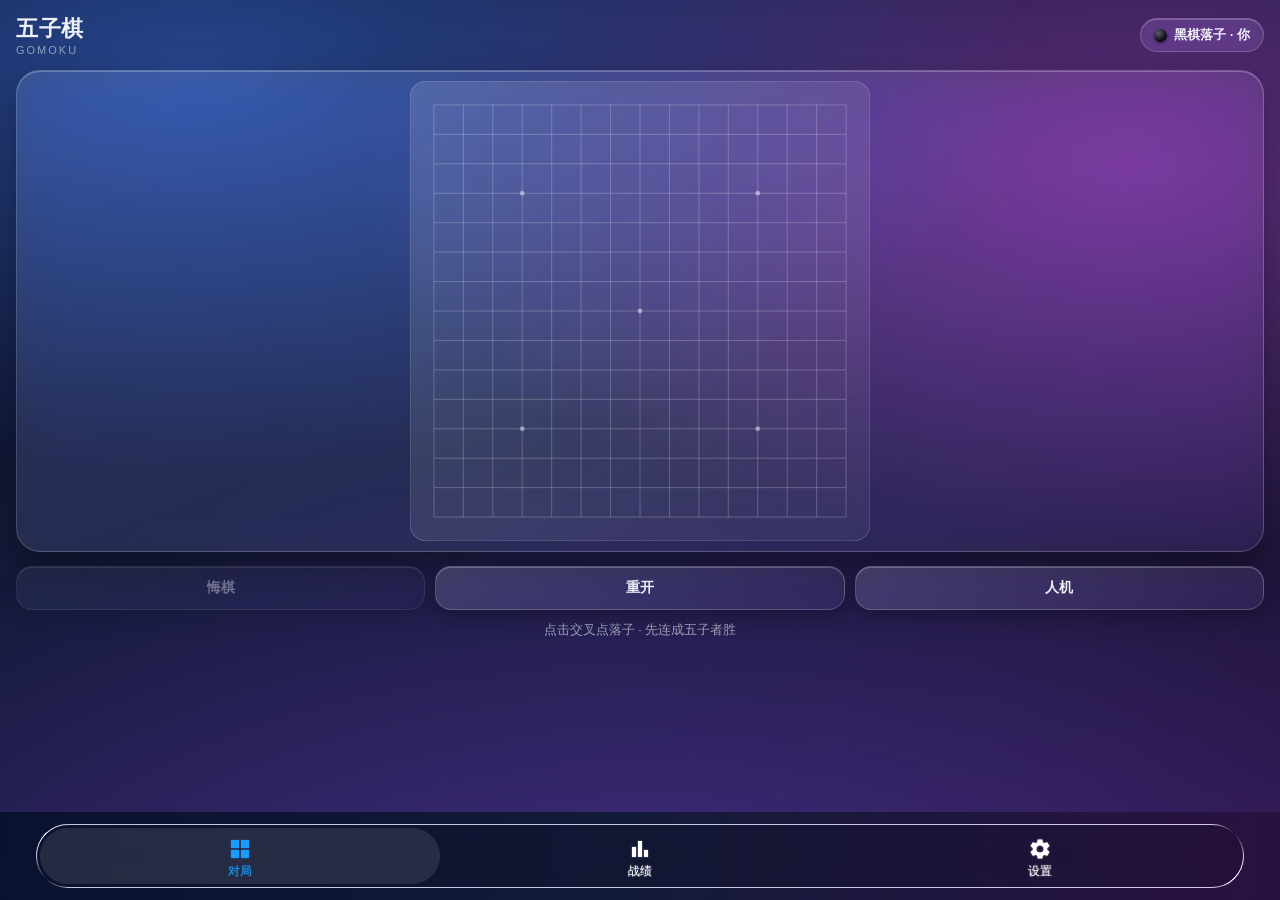
<file: liquid-glass-gomoku/index.html>
<!doctype html>
<html lang="zh-CN">
<head>
<meta charset="utf-8">
<meta name="viewport" content="width=device-width, initial-scale=1, maximum-scale=1, user-scalable=no, viewport-fit=cover">
<title>液态玻璃 · 五子棋</title>
<style>
  * { box-sizing: border-box; -webkit-tap-highlight-color: transparent; }
  html, body { margin: 0; height: 100%; }
  body {
    min-height: 100vh;
    color: #eef0f8;
    font-family: -apple-system, BlinkMacSystemFont, "SF Pro Text", "Segoe UI", Roboto, "PingFang SC", "Microsoft YaHei", sans-serif;
    -webkit-font-smoothing: antialiased;
    overscroll-behavior-y: none;
    background: linear-gradient(160deg, #0a1230 0%, #141a3a 45%, #2a1240 100%);
  }
  body::before {
    content: ""; position: fixed; inset: 0; z-index: 0; pointer-events: none;
    background:
      radial-gradient(120% 80% at 15% 8%, rgba(63,111,214,.55) 0%, rgba(63,111,214,0) 55%),
      radial-gradient(110% 80% at 88% 18%, rgba(196,74,214,.45) 0%, rgba(196,74,214,0) 55%),
      radial-gradient(140% 100% at 50% 112%, rgba(123,92,255,.40) 0%, rgba(123,92,255,0) 60%);
  }

  .app { position: relative; z-index: 1; display: flex; flex-direction: column; min-height: 100vh;
         padding: calc(14px + env(safe-area-inset-top)) 16px calc(104px + env(safe-area-inset-bottom)); }

  /* ---------- 顶部 ---------- */
  header { display: flex; align-items: center; justify-content: space-between; gap: 10px; margin-bottom: 14px; }
  .title { font-size: 22px; font-weight: 700; letter-spacing: .5px; }
  .title small { display: block; font-size: 11px; font-weight: 500; letter-spacing: 2px; color: rgba(238,240,248,.55); }
  .pill {
    display: inline-flex; align-items: center; gap: 7px; padding: 7px 13px; border-radius: 999px;
    background: rgba(255,255,255,.10); border: 1px solid rgba(255,255,255,.18);
    backdrop-filter: blur(14px) saturate(1.5); -webkit-backdrop-filter: blur(14px) saturate(1.5);
    font-size: 13px; font-weight: 600; box-shadow: inset 0 1px 0 rgba(255,255,255,.22);
  }
  .pill .stone { width: 13px; height: 13px; border-radius: 50%; box-shadow: 0 1px 3px rgba(0,0,0,.5); }
  .stone.b { background: radial-gradient(circle at 34% 30%, #5a5a6b, #06060c 70%); }
  .stone.w { background: radial-gradient(circle at 34% 30%, #ffffff, #b6bccd 72%); }

  /* ---------- 视图 ---------- */
  .view { display: none; animation: fade .28s ease; }
  .view.on { display: block; }
  @keyframes fade { from { opacity: 0; transform: translateY(8px); } to { opacity: 1; transform: none; } }

  /* ---------- 通用玻璃卡 ---------- */
  .card {
    border-radius: 24px; padding: 14px;
    background: linear-gradient(160deg, rgba(255,255,255,.13), rgba(255,255,255,.05));
    border: 1px solid rgba(255,255,255,.18);
    backdrop-filter: blur(18px) saturate(1.4); -webkit-backdrop-filter: blur(18px) saturate(1.4);
    box-shadow: 0 16px 38px rgba(0,0,0,.34), inset 0 1px 0 rgba(255,255,255,.26);
  }

  /* ---------- 棋盘 ---------- */
  .board-card { position: relative; padding: 10px; }
  .board-wrap { position: relative; width: 100%; display: flex; justify-content: center; }
  #board { display: block; touch-action: manipulation; border-radius: 14px; }
  .veil {
    position: absolute; inset: 0; display: none; align-items: center; justify-content: center;
    background: rgba(10,12,30,.24); border-radius: 20px;
  }
  .veil.on { display: flex; animation: fade .3s ease; }
  .veil-in { text-align: center; padding: 22px 26px; border-radius: 20px;
    background: linear-gradient(160deg, rgba(255,255,255,.18), rgba(255,255,255,.07));
    border: 1px solid rgba(255,255,255,.28); box-shadow: 0 14px 34px rgba(0,0,0,.4), inset 0 1px 0 rgba(255,255,255,.3); }
  .veil-in h2 { margin: 0 0 4px; font-size: 26px; letter-spacing: 1px; }
  .veil-in p { margin: 0 0 14px; font-size: 13px; color: rgba(238,240,248,.72); }

  .toolbar { display: flex; gap: 10px; margin-top: 14px; }
  .btn {
    flex: 1; padding: 12px 8px; border: 1px solid rgba(255,255,255,.18); border-radius: 16px;
    background: linear-gradient(160deg, rgba(255,255,255,.16), rgba(255,255,255,.06));
    color: #eef0f8; font-size: 14px; font-weight: 600; font-family: inherit;
    backdrop-filter: blur(14px) saturate(1.4); -webkit-backdrop-filter: blur(14px) saturate(1.4);
    box-shadow: 0 8px 20px rgba(0,0,0,.26), inset 0 1px 0 rgba(255,255,255,.24);
    transition: transform .12s ease, background .2s ease;
  }
  .btn:active { transform: scale(.95); background: rgba(255,255,255,.24); }
  .btn[disabled] { opacity: .42; }
  .hint { margin: 12px 4px 0; font-size: 12.5px; color: rgba(238,240,248,.62); text-align: center; min-height: 18px; }

  /* ---------- 战绩 ---------- */
  .score-row { display: flex; gap: 10px; }
  .score { flex: 1; text-align: center; padding: 12px 6px; border-radius: 18px;
    background: rgba(255,255,255,.08); border: 1px solid rgba(255,255,255,.14); }
  .score b { display: block; font-size: 24px; }
  .score span { font-size: 11.5px; color: rgba(238,240,248,.6); }
  .log { margin-top: 14px; }
  .log-item { display: flex; align-items: center; justify-content: space-between; gap: 8px;
    padding: 10px 12px; border-radius: 14px; background: rgba(255,255,255,.06); margin-bottom: 8px; font-size: 13px; }
  .log-item span { color: rgba(238,240,248,.55); font-size: 11.5px; }
  .empty { padding: 26px 0; text-align: center; font-size: 13px; color: rgba(238,240,248,.5); }

  /* ---------- 设置 ---------- */
  .row { margin-bottom: 16px; }
  .row:last-child { margin-bottom: 0; }
  .row > label { display: block; font-size: 12.5px; color: rgba(238,240,248,.62); margin-bottom: 8px; letter-spacing: .4px; }
  .seg { display: flex; gap: 5px; padding: 4px; border-radius: 16px;
    background: rgba(255,255,255,.07); border: 1px solid rgba(255,255,255,.12); }
  .seg button {
    flex: 1; padding: 10px 4px; border: 0; border-radius: 12px; background: transparent;
    color: rgba(238,240,248,.72); font-size: 13px; font-weight: 600; font-family: inherit;
    transition: background .18s ease, color .18s ease;
  }
  .seg button.on { background: linear-gradient(160deg, rgba(255,255,255,.30), rgba(255,255,255,.16)); color: #fff;
    box-shadow: inset 0 1px 0 rgba(255,255,255,.36), 0 4px 12px rgba(0,0,0,.22); }
  .seg.off { opacity: .4; pointer-events: none; }
  .foot { margin-top: 18px; text-align: center; font-size: 11.5px; color: rgba(238,240,248,.42); }

  /* ---------- 底栏 ---------- */
  .tabbar {
    position: fixed; left: 0; right: 0; bottom: 0; z-index: 5;
    display: flex; align-items: flex-end; justify-content: center;
    height: 88px; padding-bottom: env(safe-area-inset-bottom);
    pointer-events: auto;
  }
  .tabbar liquid-glass { display: block; width: 100%; height: 88px; }
  /* 无 WebGL 时的降级底栏 */
  .fb { display: flex; gap: 4px; width: 100%; margin: 0 16px; height: 64px; padding: 6px;
        border-radius: 32px; border: 1px solid rgba(255,255,255,.20);
        background: linear-gradient(160deg, rgba(255,255,255,.17), rgba(255,255,255,.06));
        backdrop-filter: blur(20px) saturate(1.6); -webkit-backdrop-filter: blur(20px) saturate(1.6);
        box-shadow: 0 12px 28px rgba(0,0,0,.32), inset 0 1px 0 rgba(255,255,255,.28); }
  .fb button { flex: 1; border: 0; border-radius: 26px; background: transparent; color: rgba(238,240,248,.7);
        font-family: inherit; font-size: 12px; font-weight: 600;
        display: flex; flex-direction: column; align-items: center; justify-content: center; gap: 3px; }
  .fb button.on { background: linear-gradient(160deg, rgba(255,255,255,.32), rgba(255,255,255,.16));
        color: #fff; box-shadow: inset 0 1px 0 rgba(255,255,255,.4); }
  .fb svg { width: 22px; height: 22px; fill: currentColor; }
</style>
</head>
<body>
<div class="app">
  <header>
    <div class="title">五子棋<small>GOMOKU</small></div>
    <div class="pill"><i class="stone b" id="turnStone"></i><span id="turnText">黑棋落子</span></div>
  </header>

  <!-- ============ 对局 ============ -->
  <section class="view on" id="view-0">
    <div class="card board-card">
      <div class="board-wrap"><canvas id="board"></canvas>
        <div class="veil" id="veil">
          <div class="veil-in">
            <h2 id="veilTitle">黑棋胜</h2>
            <p id="veilSub">共 12 手</p>
            <div style="display:flex;gap:10px">
              <button class="btn" id="veilAgain" style="padding:11px 20px">再来一局</button>
            </div>
          </div>
        </div>
      </div>
    </div>
    <div class="toolbar">
      <button class="btn" id="btnUndo">悔棋</button>
      <button class="btn" id="btnRestart">重开</button>
      <button class="btn" id="btnMode">人机</button>
    </div>
    <p class="hint" id="hint">点击交叉点落子 · 先连成五子者胜</p>
  </section>

  <!-- ============ 战绩 ============ -->
  <section class="view" id="view-1">
    <div class="card">
      <div class="score-row">
        <div class="score"><b id="sBlack">0</b><span>黑棋胜</span></div>
        <div class="score"><b id="sWhite">0</b><span>白棋胜</span></div>
        <div class="score"><b id="sDraw">0</b><span>和棋</span></div>
      </div>
      <div class="log" id="logList"></div>
      <div class="empty" id="logEmpty">还没有对局记录，去下两盘吧</div>
    </div>
  </section>

  <!-- ============ 设置 ============ -->
  <section class="view" id="view-2">
    <div class="card">
      <div class="row">
        <label>对战模式</label>
        <div class="seg" id="segMode">
          <button data-v="pve">人机</button><button data-v="pvp">双人</button>
        </div>
      </div>
      <div class="row">
        <label>AI 强度</label>
        <div class="seg" id="segLevel">
          <button data-v="easy">简单</button><button data-v="normal">普通</button><button data-v="hard">困难</button>
        </div>
      </div>
      <div class="row">
        <label>我执</label>
        <div class="seg" id="segSide">
          <button data-v="black">黑（先手）</button><button data-v="white">白（后手）</button>
        </div>
      </div>
      <div class="row">
        <label>棋盘</label>
        <div class="seg" id="segSize">
          <button data-v="13">13 路</button><button data-v="15">15 路</button><button data-v="17">17 路</button>
        </div>
      </div>
      <div class="row">
        <label>落子音效</label>
        <div class="seg" id="segSound">
          <button data-v="on">开</button><button data-v="off">关</button>
        </div>
      </div>
    </div>
    <p class="foot">底部导航栏由液态玻璃组件渲染 · WebGL 实时折射</p>
  </section>
</div>

<nav class="tabbar">
  <liquid-glass dark id="tabs" mode="single-bottom-tabs" wallpaper="gradient" dpr="2" blur-tap-cap="9"></liquid-glass>
</nav>

<script>window.__LG_NO_BACK__ = true;</script>
<script>(() => {
  var __defProp = Object.defineProperty;
  var __defNormalProp = (obj, key, value) => key in obj ? __defProp(obj, key, { enumerable: true, configurable: true, writable: true, value }) : obj[key] = value;
  var __publicField = (obj, key, value) => __defNormalProp(obj, typeof key !== "symbol" ? key + "" : key, value);

  // shaders/sdf.ts
  var SDF_GLSL = (
    /* glsl */
    `
// Corner style: 0 = circular (standard arc), 1 = continuous (squircle/superellipse).
// Declared here (in SDF_GLSL) because sdShape references it, and SDF_GLSL is
// included by multiple shaders (element, shadow, highlight, plain-rect).
uniform float uCornerStyle;

// --- Continuous-curvature SDF texture (capsule shape) ---
// When uUseContinuousSdf > 0.5, sdShape() dispatches to sdContinuousCurvature
// which samples a precomputed SDF texture (generated from the G2-continuous
// Bezier path in continuous-curve.ts). Only the dialog card sets this to 1;
// other shaders that include SDF_GLSL leave it at the default 0 \u2014 sdShape
// falls through to the analytic sdRoundedRect / sdContinuousRoundedRect path.
uniform sampler2D uContinuousSdf;
uniform float uUseContinuousSdf;        // 0 or 1
uniform vec2  uContinuousSdfTexSize;    // SDF texture size in px (256, 256)
uniform vec2  uContinuousSdfElementSize; // element's original w,h in px

// radiusAt \u2014 picks the corner radius from cornerRadii based on which
// quadrant 'coord' is in. For uniform radii (the catalog case) this
// always returns the same value.
float radiusAt(vec2 coord, vec4 radii) {
    if (coord.x >= 0.0) {
        if (coord.y <= 0.0) return radii.y;
        else return radii.z;
    } else {
        if (coord.y <= 0.0) return radii.x;
        else return radii.w;
    }
}

// sdRoundedRect \u2014 signed distance to a rounded-rect boundary.
// Negative inside, positive outside, zero on the edge.
// Uses standard circular arcs for the corners.
float sdRoundedRect(vec2 coord, vec2 halfSize, float radius) {
    vec2 cornerCoord = abs(coord) - (halfSize - vec2(radius));
    float outside = length(max(cornerCoord, 0.0)) - radius;
    float inside = min(max(cornerCoord.x, cornerCoord.y), 0.0);
    return outside + inside;
}

// sdContinuousRoundedRect \u2014 continuous-curvature rounded rect.
// The original uses G2-continuous Bezier corners (ContinuousCurvatureRoundedRectangleCornerBuilder).
// The visual difference between Continuous and Circular is very subtle (only
// curvature continuity at the tangent points). For the SDF-based renderer,
// the circular arc SDF (sdRoundedRect) is a close enough approximation \u2014 the
// Bezier corners deviate from the arc by <0.5% of the radius, which is
// sub-pixel at typical element sizes.
//
// When uCornerStyle=1 (continuous), we use sdRoundedRect directly. The
// difference from the original is imperceptible. A future upgrade could
// implement exact Bezier SDF for pixel-perfect matching.
float sdContinuousRoundedRect(vec2 coord, vec2 halfSize, float radius) {
    return sdRoundedRect(coord, halfSize, radius);
}

// sampleClipMask \u2014 sample R channel (coverage) from the mask texture.
// Returns browser-native AA coverage [0,1] for clip + edgeAlpha.
float sampleClipMask(vec2 coord, vec2 halfSize, float radius) {
    float maxDim = max(max(uContinuousSdfElementSize.x, uContinuousSdfElementSize.y), 1e-4);
    float aspectW = uContinuousSdfElementSize.x / maxDim;
    float margin = 4.0;
    float drawW = (uContinuousSdfTexSize.x - 2.0 * margin) * aspectW;
    float scale = drawW / max(uContinuousSdfElementSize.x, 1e-4);
    vec2 tex = uContinuousSdfTexSize * 0.5 + coord * scale;
    vec2 uv = tex / uContinuousSdfTexSize;
    return texture2D(uContinuousSdf, uv).r;  // R = coverage [0,1]
}

// sampleClipSdf \u2014 sample G channel (SDF) from the mask texture.
// Returns signed distance: negative inside, positive outside, 0 at edge.
// Same shape as sampleClipMask (both from the same Bezier path), so clip
// and stroke shapes are always identical.
float sampleClipSdf(vec2 coord, vec2 halfSize, float radius) {
    float maxDim = max(max(uContinuousSdfElementSize.x, uContinuousSdfElementSize.y), 1e-4);
    float aspectW = uContinuousSdfElementSize.x / maxDim;
    float margin = 4.0;
    float drawW = (uContinuousSdfTexSize.x - 2.0 * margin) * aspectW;
    float scale = drawW / max(uContinuousSdfElementSize.x, 1e-4);
    vec2 tex = uContinuousSdfTexSize * 0.5 + coord * scale;
    vec2 uv = tex / uContinuousSdfTexSize;
    float g = texture2D(uContinuousSdf, uv).g;  // G = SDF [0,1]
    return (g * 2.0 - 1.0) * radius;  // decode to element-space distance
}

// sdClipShape \u2014 SDF for clip/discard when uUseContinuousSdf is OFF.
float sdClipShape(vec2 coord, vec2 halfSize, float radius) {
    return sdRoundedRect(coord, halfSize, radius);
}

// sdShape \u2014 SDF for refraction/highlight internal calculations.
// When uUseContinuousSdf=1, uses sampleClipSdf (same shape as clip mask).
// Otherwise uses sdRoundedRect.
float sdShape(vec2 coord, vec2 halfSize, float radius) {
    if (uUseContinuousSdf > 0.5) {
        return sampleClipSdf(coord, halfSize, radius);
    }
    return sdRoundedRect(coord, halfSize, radius);
}

// gradSdRoundedRect \u2014 gradient of the SDF (points outward from edge).
// Used both for refraction direction and highlight specular.
vec2 gradSdRoundedRect(vec2 coord, vec2 halfSize, float radius) {
    vec2 cornerCoord = abs(coord) - (halfSize - vec2(radius));
    if (cornerCoord.x >= 0.0 || cornerCoord.y >= 0.0) {
        vec2 v = max(cornerCoord, vec2(0.0));
        // Guard against normalize(0,0) -> NaN
        float len = length(v);
        if (len < 1e-6) return vec2(0.0);
        return sign(coord) * (v / len);
    } else {
        float gradX = step(cornerCoord.y, cornerCoord.x);
        return sign(coord) * vec2(gradX, 1.0 - gradX);
    }
}

// rotateBy \u2014 rotate a 2D vector by angle (radians). Used to un-rotate the
// sample coord into the element's local space (so the SDF shape appears
// rotated by +uElementRotation), and to rotate refraction offsets back to
// screen space.
vec2 rotateBy(vec2 v, float angle) {
    float c = cos(angle);
    float s = sin(angle);
    return vec2(v.x * c - v.y * s, v.x * s + v.y * c);
}
`
  );
  var COVER_GLSL = (
    /* glsl */
    `
// Returns wallpaper UV for a canvas pixel coordinate (top-left origin).
vec2 coverUv(vec2 canvasPx) {
    float canvasAspect = uCanvasSize.x / uCanvasSize.y;
    float wpAspect = uWallpaperSize.x / uWallpaperSize.y;
    vec2 uv = canvasPx / uCanvasSize;
    if (wpAspect > canvasAspect) {
        // Wallpaper is wider than canvas \u2014 crop horizontally.
        float s = canvasAspect / wpAspect;
        uv.x = (uv.x - 0.5) * s + 0.5;
    } else {
        // Wallpaper is taller than canvas \u2014 crop vertically.
        float s = wpAspect / canvasAspect;
        uv.y = (uv.y - 0.5) * s + 0.5;
    }
    return uv;
}

// Per-axis scale: 1 canvas pixel in wallpaper UV units.
// Used to convert a blur radius (in canvas px) into UV-space offsets
// for poisson-disc sampling.
vec2 canvasPxToUvScale() {
    float canvasAspect = uCanvasSize.x / uCanvasSize.y;
    float wpAspect = uWallpaperSize.x / uWallpaperSize.y;
    if (wpAspect > canvasAspect) {
        return vec2(canvasAspect / wpAspect, 1.0) / uCanvasSize;
    } else {
        return vec2(1.0, wpAspect / canvasAspect) / uCanvasSize;
    }
}
`
  );

  // shaders/element-uniforms.ts
  var ELEMENT_UNIFORMS_GLSL = (
    /* glsl */
    `
uniform sampler2D uBackdrop;
uniform sampler2D uWallpaperSampler;  // wallpaper texture (unscaled backdrop for toggle knobs)
uniform sampler2D uTabsBackdropSampler;  // tabsBackdrop FBO (tinted scene for indicator CombinedBackdrop)
uniform vec2  uCanvasSize;        // canvas size in px
uniform vec2  uWallpaperSize;     // UNUSED \u2014 kept for uniform-set compatibility
uniform vec2  uElementOffset;     // element top-left in canvas px (SCALED rect \u2014 where the quad is drawn)
uniform vec2  uElementSize;       // element size in px (SCALED \u2014 includes graphicsLayer scaleX/scaleY)
uniform vec4  uCornerRadii;       // (topLeft, topRight, bottomRight, bottomLeft) in px (ORIGINAL, unscaled)
uniform float uRefractionHeight;  // px (ORIGINAL space \u2014 NOT scaled by layerScale, faithful to AGSL)
uniform float uRefractionAmount;  // px (ORIGINAL space \u2014 NOT scaled, faithful to AGSL)
// --- Layer transform (faithful to graphicsLayer { scaleX, scaleY }) ---
// The original applies the refraction shader at the ORIGINAL element size, THEN
// scales the entire rendered layer by (scaleX, scaleY) via graphicsLayer. To
// replicate this in a single-pass shader, we compute the SDF/refraction in
// ORIGINAL space (by dividing the screen-space centered coord by uLayerScale),
// then map the refraction offset back to screen space for backdrop sampling.
// This keeps the SDF shape correct (not stretched) while covering the scaled rect.
uniform vec2  uOriginalSize;        // element size in px (ORIGINAL, unscaled by graphicsLayer)
uniform float uOriginalCornerRadius; // corner radius in px (ORIGINAL, unscaled)
uniform vec2  uLayerScale;          // (scaleX, scaleY) from graphicsLayer \u2014 maps original\u2192screen
uniform float uElementRotation;    // rotation in radians (graphicsLayer rotationZ) \u2014 0 = none
uniform float uDepthEffect;       // 0 or 1
uniform float uChromaticAberration; // 0 or 1
uniform float uBlurRadius;        // px
uniform float uSaturation;        // vibrancy = 1.5
uniform float uBrightness;        // brightness offset (0 for vibrancy)
uniform float uContrast;          // 1.0 for vibrancy
uniform vec4  uTintColor;         // rgba; alpha 0 = no tint
uniform vec4  uSurfaceColor;      // rgba; alpha 0 = no surface
uniform vec4  uHighlightColor;    // rgb + 1.0 (alpha handled by uHighlightAlpha)
uniform float uHighlightAngle;    // radians
uniform float uHighlightFalloff;
uniform float uHighlightAlpha;
uniform float uHighlightMode;     // 0=default, 1=ambient, 2=plain
uniform float uHighlightStrokeWidth; // px (full stroke width, matching paint.strokeWidth)
uniform float uHighlightBlur;     // px (BlurMaskFilter radius)
uniform float uInnerShadowRadius;
uniform float uInnerShadowAlpha;
uniform vec2  uInnerShadowOffset;
// Content scale (non-uniform, faithful to LiquidToggle.kt / LiquidSlider.kt):
//   scale(scaleX, scaleY) { drawBackdrop() }
// Toggle: X gooseLerp(2/3, 0.75, p), Y gooseLerp(0, 0.75, p)
// Slider: X gooseLerp(2/3, 1, p),    Y gooseLerp(0, 1, p)
// At rest Y=0 \u2192 backdrop sampled from a single horizontal line (degenerate),
// but the white overlay (alpha=1) hides it. When pressed, scales to full.
uniform float uContentScaleX;
uniform float uContentScaleY;
// --- Toggle knob CombinedBackdrop effect (faithful to LiquidToggle.kt) ---
// The knob's backdrop is a CombinedBackdrop of:
//   1. Outer backdrop (LayerBackdrop wallpaper OR CanvasBackdrop solid color)
//   2. Scaled trackBackdrop (track color rect, scaled by gooseLerp(2/3,0.75) x gooseLerp(0,0.75))
// uUseToggleBackdrop = 1.0 \u2192 sample outer backdrop + composite scaled track color
// uUseToggleBackdrop = 0.0 \u2192 sample scene (uBackdrop) as before
//
// uUseSolidBackdrop = 1.0 \u2192 outer backdrop is solid color (uSolidBackdropColor)
// uUseSolidBackdrop = 0.0 \u2192 outer backdrop is wallpaper texture (uWallpaperSampler)
// Faithful to ToggleContent.kt:
//   - t1 (on wallpaper): backdrop = LayerBackdrop \u2192 sample wallpaper texture
//   - t2 (on card):      backdrop = rememberCanvasBackdrop { drawRect(color) } \u2192 solid color
uniform float uUseToggleBackdrop;
uniform float uUseSolidBackdrop;
uniform vec4  uSolidBackdropColor;  // rgba 0..1; used when uUseSolidBackdrop = 1.0
uniform vec4  uTrackColor;        // rgba 0..1; alpha 0 = no track color
uniform vec4  uTrackRect;         // (centerX, centerY, halfW, halfH) in canvas px (dpr-scaled)
uniform float uTrackCornerRadius; // canvas px (dpr-scaled)
// --- Bottom tab \u6307\u793A\u5668 CombinedBackdrop (faithful to LiquidBottomTabs.kt) ---
// The \u6307\u793A\u5668's backdrop = CombinedBackdrop(wallpaper, \u5185\u5C42\u80CC\u666F\u677F) where
// \u5185\u5C42\u80CC\u666F\u677F (tabsBackdrop) is a hidden Row with ColorFilter.tint(accentColor). Only the
// opaque \u6807\u7B7E\u5185\u5BB9 (icons/labels) becomes blue after tint \u2014 the glass part
// is transparent. We pass up to 8 tab content rects; pixels inside any rect
// (clipped to the \u5BB9\u5668 capsule) are tinted accentColor.
uniform float uIndicatorBackdrop;    // 0 or 1
uniform vec4  uContainerRect;        // (centerX, centerY, halfW, halfH) in canvas px (dpr-scaled)
uniform float uContainerCornerRadius; // canvas px (dpr-scaled)
uniform vec4  uIndicatorAccent;      // (r, g, b, a) \u2014 accentColor + unused
uniform float uInsetPx;              // indicator backdrop inset in device px (4dp * dpr)
uniform float uIndicatorPressProgress; // 0..1 press progress (for 2nd-layer scale)
uniform float uIndicatorPanelOffset; // panel offset in device px (2nd-layer x translation)
uniform float uDpr;                 // device pixel ratio (for dp\u2192px conversion)
uniform vec2  uContainerCenter;      // container center (scale origin) in canvas px (dpr-scaled)
uniform float uContainerScale;       // container layerBlock scale (1 + 16dp/width * pressProgress)
// Tab content fgTextures (icon+label alpha masks) for blue tint. Up to 8 tabs.
// Only opaque icon/label pixels become blue \u2014 the container glass stays natural.
uniform sampler2D uTabContentTex0;
uniform sampler2D uTabContentTex1;
uniform sampler2D uTabContentTex2;
uniform sampler2D uTabContentTex3;
uniform sampler2D uTabContentTex4;
uniform sampler2D uTabContentTex5;
uniform sampler2D uTabContentTex6;
uniform sampler2D uTabContentTex7;
uniform vec4  uTabContentRects[8];   // (centerX, centerY, halfW, halfH) per tab, canvas px (dpr-scaled)
uniform float uTabContentCount;      // number of valid tab rects (0..8)
uniform sampler2D uTabsGlassLayer;   // scene snapshot BEFORE tab-content (wallpaper+glass only, no text)
// --- SDF texture glass (faithful to SdfShader.kt) ---
uniform sampler2D uSdfTexSampler;   // clock_sdf texture (R=SDF, GB=normal, A=shape alpha)
uniform float uUseSdfTexture;       // 0 or 1
uniform vec2  uSdfTexSize;          // texture natural dimensions (px)
uniform float uSdfLightAngle;       // bevel light angle (degrees)
uniform float uEnterAlpha;          // global element alpha (enterProgress, 0..1)
// When 1.0, skip applyColorControls in the element shader (colorControls was
// already applied as a fullscreen pass BEFORE the 2-pass blur on the backdrop
// FBO, matching the original's colorControls\u2192blur\u2192lens order). Used by
// backdropFbo + useSeparableBlur elements (dialog card).
uniform float uSkipColorControls;   // 0 or 1
// --- Magnifier glass (faithful to MagnifierContent.kt) ---
uniform float uUseMagnifier;        // 0 or 1
uniform float uMagnifierZoom;       // zoom factor (1.5)
uniform float uMagnifierOffsetY;    // sample Y offset to cursor (80dp, device px)
// --- Sample wallpaper directly (bypass scene FBO) ---
// When 1.0, sampleBackdrop uses coverUv + uWallpaperSampler (clean wallpaper)
// instead of sceneUv + uBackdrop (scene FBO). Used by elements that sit over
// a scrim/dim (Dialog card, ControlCenter tiles) so the glass refracts the
// clean wallpaper instead of the alpha-decayed scene FBO. Faithful to the
// original where LayerBackdrop captures the wallpaper Image (alpha=1).
uniform float uSampleWallpaper;     // 0 or 1
// --- Scrim color (applied to the wallpaper BEFORE colorControls/blur/lens) ---
// Faithful to DialogContent.kt / ControlCenterContent.kt where the scrim
// (drawRect(dimColor)) is painted onto the wallpaper Image (via
// BackdropDemoScaffold's modifier = drawWithContent { drawContent(); drawRect(dimColor) }),
// so the LayerBackdrop captures wallpaper+scrim as one opaque layer.
// In the port, when uSampleWallpaper=1 (clean wallpaper), we apply the scrim
// here in the shader to replicate that composited backdrop. uScrimColor.a=0
// means no scrim. Applied as SrcOver: backdrop.rgb = scrim.rgb*scrim.a + backdrop.rgb*(1-scrim.a).
uniform vec4 uScrimColor;           // rgba 0..1; a=0 = no scrim
`
  );

  // shaders/element-utils.ts
  function generateGaussianDisc(tapCount) {
    const taps = [];
    if (tapCount <= 1) {
      taps.push({ x: 0, y: 0, w: 1 });
      return taps;
    }
    const goldenAngle = Math.PI * (3 - Math.sqrt(5));
    const maxRadius = 3;
    let totalW = 0;
    for (let i = 0; i < tapCount; i++) {
      const t = (i + 0.5) / tapCount;
      const r = maxRadius * Math.sqrt(t);
      const angle = i * goldenAngle;
      const x = r * Math.cos(angle);
      const y = r * Math.sin(angle);
      const dist2 = x * x + y * y;
      const w = Math.exp(-0.5 * dist2);
      taps.push({ x, y, w });
      totalW += w;
    }
    if (totalW > 0) {
      for (const t of taps) t.w /= totalW;
    }
    return taps;
  }
  function generateBlurGLSL(taps, sampler, uvVar, pxToUvExpr) {
    if (taps.length === 1) {
      return `    return texture2D(${sampler}, ${uvVar});
`;
    }
    let code = "";
    for (const t of taps) {
      const ox = t.x.toFixed(6);
      const oy = t.y.toFixed(6);
      const w = t.w.toFixed(8);
      code += `    sum += texture2D(${sampler}, ${uvVar} + vec2(${ox}, ${oy}) * ${pxToUvExpr}) * ${w};
`;
    }
    return code;
  }
  var DEFAULT_BLUR_TAPS = 16;
  function generateElementUtilsGLSL(tapCount = DEFAULT_BLUR_TAPS) {
    const taps = generateGaussianDisc(tapCount);
    const backdropBlurCode = generateBlurGLSL(taps, "uBackdrop", "uv", "pxToUv");
    const wallpaperBlurCode = generateBlurGLSL(taps, "uWallpaperSampler", "uv", "pxToUv");
    return (
      /* glsl */
      `
// Forward declarations \u2014 blendHue/rgb2hsv/hsv2rgb are defined later but used
// by sampleIndicatorBackdrop (which must come before sampleToggleBackdrop in
// the file for readability). GLSL ES 1.00 requires declaration before use.
vec3 rgb2hsv(vec3 c);
vec3 hsv2rgb(vec3 c);
vec3 blendHue(vec3 dst, vec3 src);

float circleMap(float x) {
    return 1.0 - sqrt(1.0 - x * x);
}

// SDF-texture glass sampling (faithful to SdfShader.kt).
// Samples the clock_sdf texture at element-local coords.
// Returns vec4(intensity, maskAlpha, normalX, normalY); zeroes if outside.
vec4 sampleSdfTexture(vec2 localPx) {
    vec2 uv = vec2(localPx.x / uOriginalSize.x,
                   localPx.y / uOriginalSize.y);
    if (uv.x < 0.0 || uv.y < 0.0 || uv.x > 1.0 || uv.y > 1.0) {
        return vec4(0.0);
    }
    vec4 v = texture2D(uSdfTexSampler, uv);
    float sd = v.r * 2.0 - 1.0;
    float mask = smoothstep(0.5, 1.0, v.a);
    if (mask <= 0.0) return vec4(0.0);
    if (mask < 1.0) sd = 0.0;
    vec2 normal = normalize(v.gb * 2.0 - 1.0);
    float intensity = circleMap(1.0 - min(1.0, -sd * 1.5));
    return vec4(intensity, mask, normal.x, normal.y);
}

// Convert a canvas-pixel coordinate (top-left origin) to scene-texture UV.
// The scene texture is the same size as the canvas, and is rendered with
// gl_FragCoord (bottom-left origin). So UV = (canvasPx.x / canvasW, 1 -
// canvasPx.y / canvasH). The Y flip happens here so the rest of the shader
// can work in top-left-origin canvas px.
vec2 sceneUv(vec2 canvasPx) {
    return vec2(canvasPx.x / uCanvasSize.x, 1.0 - canvasPx.y / uCanvasSize.y);
}

// Gaussian disc blur \u2014 ${tapCount} taps, dynamically generated in JS.
// Offsets are in units of radius (sigma = radius), scaled at runtime.
// radius < 0.5 falls back to single tap (no visible blur).
//
// When uSampleWallpaper > 0.5, samples the CLEAN wallpaper (uWallpaperSampler
// via coverUv) instead of the scene FBO (uBackdrop via sceneUv), AND applies
// the scrim (uScrimColor) to replicate the original's wallpaper+scrim composited
// LayerBackdrop. The scrim is applied INSIDE sampleBackdrop so EVERY sampling
// site \u2014 the initial backdrop sample, the refraction re-sample, and each
// chromatic-aberration channel \u2014 gets the same wallpaper+scrim composite.
// This fixes the "scrim not applied at edges" bug where the refraction band
// re-sampled the clean wallpaper (without scrim), making the edge brighter
// than the interior.
vec4 sampleBackdrop(vec2 canvasPx, float radius) {
    if (uSampleWallpaper > 0.5) {
        vec2 uv = coverUv(canvasPx);
        vec4 c;
        if (radius < 0.5) {
            c = texture2D(uWallpaperSampler, uv);
        } else {
            vec2 pxToUv = radius * canvasPxToUvScale();
            vec4 sum = vec4(0.0);
${wallpaperBlurCode}            c = sum;
        }
        // Apply scrim (SrcOver) so the backdrop = wallpaper+scrim, opaque.
        if (uScrimColor.a > 0.001) {
            c.rgb = uScrimColor.rgb * uScrimColor.a + c.rgb * (1.0 - uScrimColor.a);
            c.a = 1.0;
        }
        return c;
    }
    vec2 uv = sceneUv(canvasPx);
    if (radius < 0.5) {
        return texture2D(uBackdrop, uv);
    }
    vec2 pxToUv = radius / uCanvasSize;
    vec4 sum = vec4(0.0);
${backdropBlurCode}    return sum;
}

// Gaussian disc blur of the WALLPAPER (uWallpaperSampler via coverUv).
// Used by the SDF-texture glass path (LockScreen) \u2014 faithful to the original's
// blur(2dp) effect applied before the SDF shader.
vec4 sampleWallpaperBlurred(vec2 canvasPx, float radius) {
    vec2 uv = coverUv(canvasPx);
    if (radius < 0.5) {
        return texture2D(uWallpaperSampler, uv);
    }
    vec2 pxToUv = radius * canvasPxToUvScale();
    vec4 sum = vec4(0.0);
${wallpaperBlurCode}    return sum;
}

// --- Toggle knob CombinedBackdrop sampling (faithful to LiquidToggle.kt) ---
// The knob's backdrop is a CombinedBackdrop of:
//   1. Outer backdrop:
//      - LayerBackdrop (wallpaper) for t1 \u2192 sample uWallpaperSampler
//      - CanvasBackdrop (solid color) for t2 \u2192 use uSolidBackdropColor
//   2. Scaled trackBackdrop (track color rect, clipped to Capsule, scaled
//      by gooseLerp(2/3, 0.75, pressProgress) x gooseLerp(0, 0.75, pressProgress)
//      around the knob's center)
//
// This function samples the outer backdrop (wallpaper OR solid color) with blur,
// then composites the scaled track color on top using a rounded-rect SDF
// at the uTrackRect position (center + half-size + corner radius).
//
// The track color SDF is also blurred by approximating the blur as a
// smoothstep over uBlurRadius \u2014 this matches the original where the blur
// effect is applied to the CombinedBackdrop (outer + track color).
vec4 sampleToggleBackdrop(vec2 canvasPx, float radius) {
    // 1. Sample outer backdrop with blur.
    vec4 wp;
    if (uUseSolidBackdrop > 0.5) {
        // CanvasBackdrop case (t2): solid color fills the entire knob area.
        // Faithful to: rememberCanvasBackdrop { drawRect(backgroundColor) }
        // The drawRect fills the DrawScope (knob's bounds) with the color,
        // so every pixel of the knob's backdrop is the solid color.
        wp = uSolidBackdropColor;
    } else if (radius < 0.5) {
        // LayerBackdrop case (t1): sample wallpaper texture unscaled.
        // IMPORTANT: use coverUv (cover-fit) to match the wallpaper background
        // pass (WALLPAPER_FRAGMENT_SHADER). Using sceneUv (raw normalization)
        // here would sample the wrong texel when the wallpaper aspect ratio
        // differs from the canvas \u2014 causing the knob to see a shifted/misaligned
        // wallpaper that doesn't match what's displayed behind it.
        vec2 uv = coverUv(canvasPx);
        wp = texture2D(uWallpaperSampler, uv);
    } else {
        // LayerBackdrop case (t1) with blur: 9-tap poisson disc on wallpaper.
        // Use coverUv for the center sample, and convert the blur radius from
        // canvas px to UV-space using canvasPxToUvScale() (which accounts for
        // the cover-fit aspect ratio cropping).
        vec2 uv = coverUv(canvasPx);
        vec2 pxToUv = radius * canvasPxToUvScale();
        vec4 sum = vec4(0.0);
        float total = 0.0;
        sum += texture2D(uWallpaperSampler, uv) * 0.25; total += 0.25;
        sum += texture2D(uWallpaperSampler, uv + vec2( 1.000,  0.000) * pxToUv) * 0.12; total += 0.12;
        sum += texture2D(uWallpaperSampler, uv + vec2(-1.000,  0.000) * pxToUv) * 0.12; total += 0.12;
        sum += texture2D(uWallpaperSampler, uv + vec2( 0.000,  1.000) * pxToUv) * 0.12; total += 0.12;
        sum += texture2D(uWallpaperSampler, uv + vec2( 0.000, -1.000) * pxToUv) * 0.12; total += 0.12;
        sum += texture2D(uWallpaperSampler, uv + vec2( 0.707,  0.707) * pxToUv) * 0.0675; total += 0.0675;
        sum += texture2D(uWallpaperSampler, uv + vec2( 0.707, -0.707) * pxToUv) * 0.0675; total += 0.0675;
        sum += texture2D(uWallpaperSampler, uv + vec2(-0.707,  0.707) * pxToUv) * 0.0675; total += 0.0675;
        sum += texture2D(uWallpaperSampler, uv + vec2(-0.707, -0.707) * pxToUv) * 0.0675; total += 0.0675;
        wp = sum / total;
    }

    // 2. Composite scaled track color on top.
    // The track rect is centered at uTrackRect.xy with half-size uTrackRect.zw,
    // and corner radius uTrackCornerRadius. We compute the SDF of this
    // rounded rect at canvasPx, then apply a smoothstep for edge AA + blur.
    // If uTrackColor.a == 0.0 OR the track rect is degenerate (halfW or
    // halfH < 0.5px, which happens at rest when scaleY=0), skip compositing.
    // Faithful to original: scale(scaleX, 0) { drawRect() } draws nothing.
    if (uTrackColor.a > 0.001 && uTrackRect.z > 0.5 && uTrackRect.w > 0.5) {
        vec2 trackCenter = uTrackRect.xy;
        vec2 trackHalf = uTrackRect.zw;
        vec2 trackLocal = canvasPx - trackCenter;
        // sdRoundedRect expects centered coord (relative to center).
        // Use uniform corner radius = uTrackCornerRadius.
        float tr = uTrackCornerRadius;
        // Approximate the rounded-rect SDF (matches sdRoundedRect from SDF_GLSL).
        vec2 q = abs(trackLocal) - trackHalf + vec2(tr);
        float trackSd = length(max(q, vec2(0.0))) + min(max(q.x, q.y), 0.0) - tr;
        // Blur the edge by uBlurRadius (approximate Gaussian edge feather).
        // Inside (trackSd < -radius) \u2192 mask=1; outside (trackSd > radius) \u2192 mask=0.
        float mask = 1.0 - smoothstep(-radius, radius, trackSd);
        // Composite: srcOver (track color over outer backdrop).
        float a = mask * uTrackColor.a;
        wp.rgb = mix(wp.rgb, uTrackColor.rgb, a);
        wp.a = mix(wp.a, 1.0, a);
    }
    return wp;
}

// sampleIndicatorBackdrop \u2014 faithful to LiquidBottomTabs.kt indicator.
//
// Naming convention (used throughout the bottom-tabs code):
//   - \u5BB9\u5668 (Container)  = outer visible glass bar (64dp), Container Row in Kotlin
//   - \u6307\u793A\u5668 (Indicator) = selected sliding glass capsule (56dp), Indicator Box in Kotlin
//   - \u5185\u5C42\u80CC\u666F\u677F (Inner backdrop) = hidden 56dp glass captured by tabsBackdrop,
//     tinted blue by ColorFilter.tint(accentColor), sampled by the indicator
//   - \u6807\u7B7E\u5185\u5BB9 (Tab content) = icon + label inside each tab slot
//
// Original: indicator.drawBackdrop(backdrop = rememberCombinedBackdrop(backdrop, tabsBackdrop))
//   - backdrop (outer) = LayerBackdrop = wallpaper (sampled via coverUv)
//   - tabsBackdrop (inner) = hidden Row's 56dp glass, inset 4dp from the
//     indicator's draw area on all sides.
//
// Implementation (mirrors sampleToggleBackdrop):
//   1. Sample wallpaper (outer backdrop) with blur \u2014 same as toggle's outer.
//   2. Composite the scene FBO (uBackdrop = container glass + content)
//      inside an INSET capsule SDF (containerRect shrunk 4dp each side).
//      This is the "smaller background plate" refracted inside the indicator.
vec4 sampleIndicatorBackdrop(vec2 canvasPx, float radius) {
    // 1. Sample wallpaper (outer LayerBackdrop) via coverUv (cover-fit).
    vec4 wp;
    if (radius < 0.5) {
        vec2 uv = coverUv(canvasPx);
        wp = texture2D(uWallpaperSampler, uv);
    } else {
        vec2 uv = coverUv(canvasPx);
        vec2 pxToUv = radius * canvasPxToUvScale();
        vec4 sum = vec4(0.0);
        float total = 0.0;
        sum += texture2D(uWallpaperSampler, uv) * 0.25; total += 0.25;
        sum += texture2D(uWallpaperSampler, uv + vec2( 1.000,  0.000) * pxToUv) * 0.12; total += 0.12;
        sum += texture2D(uWallpaperSampler, uv + vec2(-1.000,  0.000) * pxToUv) * 0.12; total += 0.12;
        sum += texture2D(uWallpaperSampler, uv + vec2( 0.000,  1.000) * pxToUv) * 0.12; total += 0.12;
        sum += texture2D(uWallpaperSampler, uv + vec2( 0.000, -1.000) * pxToUv) * 0.12; total += 0.12;
        sum += texture2D(uWallpaperSampler, uv + vec2( 0.707,  0.707) * pxToUv) * 0.0675; total += 0.0675;
        sum += texture2D(uWallpaperSampler, uv + vec2( 0.707, -0.707) * pxToUv) * 0.0675; total += 0.0675;
        sum += texture2D(uWallpaperSampler, uv + vec2(-0.707,  0.707) * pxToUv) * 0.0675; total += 0.0675;
        sum += texture2D(uWallpaperSampler, uv + vec2(-0.707, -0.707) * pxToUv) * 0.0675; total += 0.0675;
        wp = sum / total;
    }

    // 2. \u5185\u5C42\u80CC\u666F\u677F (Inner backdrop) SDF \u2014 the hidden Row's 56dp glass capsule.
    //    Faithful to LiquidBottomTabs.kt: the hidden Row has NO layerBlock,
    //    so its glass does NOT scale with the container. Only panelOffset
    //    shifts it (translationX = panelOffset).
    vec2 capsuleHalf = max(uContainerRect.zw, vec2(0.0));
    float cr = max(uContainerCornerRadius, 0.0);
    // Center = rectCenter + panelOffset (NO container scale).
    vec2 scaledCenter = uContainerRect.xy + vec2(uIndicatorPanelOffset, 0.0);
    vec2 capsuleLocal = canvasPx - scaledCenter;
    vec2 cq = abs(capsuleLocal) - capsuleHalf + vec2(cr);
    float capsuleSd = length(max(cq, vec2(0.0))) + min(max(cq.x, cq.y), 0.0) - cr;
    float mask = 1.0 - smoothstep(-radius, radius, capsuleSd);

    // 3. Sample the GLASS LAYER FBO (wallpaper + container glass, NO tab text).
    //    This is a snapshot taken after the container glass is rendered but
    //    before tab-content is drawn \u2014 so it has no white/black text to bleed
    //    through. The blue tab text is drawn on top via fgTexture (step 4).
    vec2 sceneUv2 = sceneUv(canvasPx - vec2(uIndicatorPanelOffset, 0.0));
    vec4 scene = texture2D(uTabsGlassLayer, sceneUv2);

    // 4. Draw blue \u6807\u7B7E\u5185\u5BB9 (tab content: icons/labels) on top of the glass layer.
    //    Use each tab's fgTexture alpha as a hard mask (step) \u2014 pixels inside
    //    the icon/label shape become blue, everything else stays the glass
    //    layer's natural color. No white edges (hard replace, no mix).
    //    Faithful to LiquidBottomTabs.kt: the hidden Row's tab content gets
    //    LocalLiquidBottomTabScale = gooseLerp(1, 1.2, pressProgress) + panelOffset
    //    (NOT the container scale \u2014 the hidden Row is a sibling of the
    //    container, not a child, so the container layerBlock doesn't apply).
    float contentScale = 1.0 + 0.2 * uIndicatorPressProgress;
    float tabMask = 0.0;
    for (int i = 0; i < 8; i++) {
        if (float(i) >= uTabContentCount) break;
        vec4 r = uTabContentRects[i];
        if (r.z > 0.5 && r.w > 0.5) {
            // Tab content scales around its OWN center (not container center)
            // by contentScale, then shifts by panelOffset.
            vec2 tabCenter = r.xy + vec2(uIndicatorPanelOffset, 0.0);
            vec2 scaledHalf = r.zw * contentScale;
            vec2 localPx = canvasPx - (tabCenter - scaledHalf);
            vec2 uv = localPx / (scaledHalf * 2.0);
            if (all(greaterThanEqual(uv, vec2(0.0))) && all(lessThanEqual(uv, vec2(1.0)))) {
                float a = 0.0;
                if (i == 0) a = texture2D(uTabContentTex0, uv).a;
                else if (i == 1) a = texture2D(uTabContentTex1, uv).a;
                else if (i == 2) a = texture2D(uTabContentTex2, uv).a;
                else if (i == 3) a = texture2D(uTabContentTex3, uv).a;
                else if (i == 4) a = texture2D(uTabContentTex4, uv).a;
                else if (i == 5) a = texture2D(uTabContentTex5, uv).a;
                else if (i == 6) a = texture2D(uTabContentTex6, uv).a;
                else if (i == 7) a = texture2D(uTabContentTex7, uv).a;
                tabMask = max(tabMask, a);
            }
        }
    }
    // Use fgTexture alpha directly as the blue compositing factor. fgTexture
    // is LINEAR-filtered so its alpha has smooth AA edges \u2014 no smoothstep
    // threshold needed (which caused jaggies by hard-clipping the AA gradient).
    vec3 sceneColor = mix(scene.rgb, uIndicatorAccent.rgb, tabMask);

    // 5. Composite scene over wallpaper inside the inset capsule (SrcOver).
    float a = scene.a * mask;
    vec3 resultRgb = mix(wp.rgb, sceneColor, a);

    // 6. \u5185\u5C42\u80CC\u666F\u677F rim highlight \u2014 faithful to LiquidBottomTabs.kt hidden Row:
    //    highlight = { Highlight.Default.copy(alpha = progress) }
    //    The HighlightModifier draws a STROKE (width=0.5dp, strokeWidth=2px)
    //    blurred by 0.25dp, clipped inside the capsule, colored by the
    //    DefaultHighlightShaderString AGSL shader:
    //      float2 grad = gradSdRoundedRect(centeredCoord, halfSize, gradRadius);
    //      float2 normal = float2(cos(angle), sin(angle));
    //      float d = dot(grad, normal);
    //      float intensity = pow(abs(d), falloff);
    //      return color * intensity;   // color = White(1.0), alpha=1*progress
    //    with angle=45\xB0, falloff=1, gradRadius = min(radius*1.5, min(halfW, halfH)).
    //    The stroke's outward half (capsuleSd > 0) is clipped, leaving the inner
    //    half. Final contribution = White(1.0) * intensity * strokeMask * progress,
    //    added with Plus blend (additive).
    //    NOTE: this is the SAME as the \u6307\u793A\u5668's own rim highlight (step 2f in
    //    post-passes) \u2014 both use Highlight.Default. The only difference is the
    //    SDF: here it's the \u5185\u5C42\u80CC\u666F\u677F capsule (inset 4dp), there it's the
    //    \u6307\u793A\u5668's own capsule. The shader math is identical.
    float highlightAlpha = uIndicatorPressProgress;
    if (highlightAlpha > 0.001) {
        // SDF gradient + Default highlight intensity (angle=45\xB0, falloff=1).
        float indRadius = max(cr, 0.0);
        float indHalfMin = min(capsuleHalf.x, capsuleHalf.y);
        float gradRadius = min(indRadius * 1.5, indHalfMin);
        vec2 grad = gradSdRoundedRect(capsuleLocal, capsuleHalf, gradRadius);
        vec2 normal = vec2(0.70710678, 0.70710678); // cos(45\xB0), sin(45\xB0)
        float d = dot(grad, normal);
        float intensity = pow(abs(d), 1.0);

        // Stroke mask \u2014 faithful to HighlightModifier.kt + BlurMaskFilter:
        //   paint.style = Stroke
        //   paint.strokeWidth = ceil(0.5dp * dpr) * 2  (device px)
        //   paint.blur(0.25dp * dpr)  \u2192 BlurMaskFilter(NORMAL, sigma=0.25*dpr)
        //   canvas.clipOutline \u2192 clip to INSIDE (capsuleSd <= 0)
        // In Skia/Android, BlurMaskFilter's radius param IS the Gaussian sigma.
        // capsuleSd is in device px (uContainerRect is dpr-scaled), so sigma
        // and strokeHalf must also be in device px.
        // Implementation: hard-edge stroke band convolved with Gaussian kernel
        // via adaptive SDF sampling (same approach as highlight.ts). Fixed 1px
        // tap spacing \u2014 tap count scales with sigma (2*ceil(3\u03C3)+1, max 64).
        float strokeHalf = ceil(0.5 * uDpr) * 2.0 * 0.5;  // = ceil(0.5*dpr)
        float sigma2 = max(0.25 * uDpr, 0.1);  // blurRadius = 0.25dp, sigma = blurRadius*dpr
        float tapSpacing2 = 1.0; // fixed 1px \u2014 tap count scales with sigma
        float threeSigma2 = sigma2 * 3.0;
        float strokeMask = 0.0;
        float wSum2 = 0.0;
        for (int j = -32; j <= 32; j++) {
            float offset = float(j) * tapSpacing2;
            if (abs(offset) <= threeSigma2) {
                float sampleSd = capsuleSd - offset;
                float hard = (abs(sampleSd) < strokeHalf) ? 1.0 : 0.0;
                float w = exp(-0.5 * (offset * offset) / (sigma2 * sigma2));
                strokeMask += hard * w;
                wSum2 += w;
            }
        }
        strokeMask /= wSum2;
        strokeMask *= 0.5;  // clip halves the symmetric stroke at the edge
        // Clip to inside (outside the \u5185\u5C42\u80CC\u666F\u677F \u2192 no highlight)
        strokeMask = (capsuleSd > 0.0) ? 0.0 : strokeMask;

        // White(1.0) * intensity * strokeMask * progress, Plus blend (additive).
        // (color.copy(alpha=1) * highlightLayer.alpha=progress \u2014 the 0.5 alpha
        // in HighlightStyle.Default.color is NOT used; the AGSL shader uses
        // color.copy(alpha=1f) and the layer alpha is highlight.alpha=progress.)
        resultRgb += vec3(1.0) * intensity * strokeMask * highlightAlpha;
    }

    return vec4(resultRgb, 1.0);
}

// Magnifier backdrop sampling \u2014 faithful to MagnifierContent.kt's
// onDrawBackdrop: withTransform({ scale(1.5); translate(top=-80dp) }, drawBackdrop).
// Zoom around the magnifier center, then offset Y toward cursor.
vec4 sampleMagnifier(vec2 canvasPx, float radius) {
    vec2 magCenter = uElementOffset + uElementSize * 0.5;
    vec2 zoomedCoord = magCenter + (canvasPx - magCenter) / uMagnifierZoom;
    vec2 cursorCoord = vec2(zoomedCoord.x, zoomedCoord.y + uMagnifierOffsetY);
    return sampleBackdrop(cursorCoord, radius);
}

// colorControls \u2014 exact port of ColorFilter.kt colorControlsColorFilter.
// saturation 1.5, brightness 0, contrast 1 -> pure saturation boost.
vec3 applyColorControls(vec3 c, float brightness, float contrast, float saturation) {
    float invSat = 1.0 - saturation;
    float r = 0.213 * invSat;
    float g = 0.715 * invSat;
    float b = 0.072 * invSat;
    float t = (0.5 - contrast * 0.5 + brightness) * 255.0;
    float cs = contrast * saturation;
    float cr = contrast * r;
    float cg = contrast * g;
    float cb = contrast * b;
    vec3 outc;
    outc.r = (cr + cs) * c.r + cg * c.g + cb * c.b + t / 255.0;
    outc.g = cr * c.r + (cg + cs) * c.g + cb * c.b + t / 255.0;
    outc.b = cr * c.r + cg * c.g + (cb + cs) * c.b + t / 255.0;
    return outc;
}

// --- HSV conversion + BlendMode.Hue ---------------------------
// Faithful port of Skia's BlendMode.Hue (non-separable blend).
// Hue blend: result takes hue from src, saturation+value from dst.
// Used by drawRect(tint, BlendMode.Hue) in onDrawSurface.
vec3 rgb2hsv(vec3 c) {
    float maxC = max(c.r, max(c.g, c.b));
    float minC = min(c.r, min(c.g, c.b));
    float delta = maxC - minC;
    float v = maxC;
    float s = maxC < 1e-6 ? 0.0 : delta / maxC;
    float h = 0.0;
    if (delta > 1e-6) {
        if (maxC == c.r) {
            h = mod((c.g - c.b) / delta, 6.0);
        } else if (maxC == c.g) {
            h = (c.b - c.r) / delta + 2.0;
        } else {
            h = (c.r - c.g) / delta + 4.0;
        }
        h *= 60.0;
        if (h < 0.0) h += 360.0;
    }
    return vec3(h / 360.0, s, v);
}

vec3 hsv2rgb(vec3 c) {
    float h = c.x * 6.0;
    float s = c.y;
    float v = c.z;
    float i = floor(h);
    float f = h - i;
    float p = v * (1.0 - s);
    float q = v * (1.0 - s * f);
    float t = v * (1.0 - s * (1.0 - f));
    i = mod(i, 6.0);
    if (i < 1.0) return vec3(v, t, p);
    if (i < 2.0) return vec3(q, v, p);
    if (i < 3.0) return vec3(p, v, t);
    if (i < 4.0) return vec3(p, q, v);
    if (i < 5.0) return vec3(t, p, v);
    return vec3(v, p, q);
}

// BlendMode.Hue: take hue from src, sat+val from dst.
vec3 blendHue(vec3 dst, vec3 src) {
    vec3 dh = rgb2hsv(dst);
    vec3 sh = rgb2hsv(src);
    return hsv2rgb(vec3(sh.x, dh.y, dh.z));
}
`
    );
  }

  // shaders/element.ts
  function generateElementFragmentShader(tapCount = DEFAULT_BLUR_TAPS) {
    const utilsGlsl = generateElementUtilsGLSL(tapCount);
    return (
      /* glsl */
      `
precision highp float;

${ELEMENT_UNIFORMS_GLSL}

${SDF_GLSL}

${COVER_GLSL}

${utilsGlsl}

void main() {
    // gl_FragCoord origin is bottom-left in WebGL; flip to top-left.
    vec2 screenCoord = vec2(gl_FragCoord.x, uCanvasSize.y - gl_FragCoord.y);
    // Content scale (non-uniform): when < 1.0, compress the backdrop UV toward
    // the element center. Faithful to LiquidToggle.kt / LiquidSlider.kt:
    //   scale(scaleX, scaleY) { drawBackdrop() }
    // At rest (progress=0), Y scale = 0 \u2192 degenerate (single horizontal line),
    // but the white overlay hides it. When pressed, scales to full.
    vec2 contentScale = vec2(uContentScaleX, uContentScaleY);
    vec2 sampleCoord = screenCoord;
    if (uContentScaleX < 0.999 || uContentScaleY < 0.999) {
        vec2 elementCenter = uElementOffset + uElementSize * 0.5;
        sampleCoord = elementCenter + (screenCoord - elementCenter) * contentScale;
    }

    // --- ORIGINAL-SPACE SDF (faithful to graphicsLayer { scaleX, scaleY }) ---
    // The original applies the refraction shader at the ORIGINAL element size,
    // THEN scales the entire rendered layer by (scaleX, scaleY). To replicate
    // this in a single-pass shader, we:
    //   1. Compute the centered coord in SCREEN space (relative to element center)
    //   2. Divide by uLayerScale to map back to ORIGINAL space
    //   3. Compute SDF/refraction in ORIGINAL space (shape is correct, not stretched)
    //   4. Map the refraction offset back to SCREEN space for backdrop sampling
    //      (offset_screen = offset_orig * uLayerScale)
    //
    // elementCenter is the SAME for scaled and original rects (scaling is around
    // the center), so uElementOffset + uElementSize*0.5 gives the correct center.
    vec2 elementCenter = uElementOffset + uElementSize * 0.5;
    vec2 centeredScreen = screenCoord - elementCenter;
    // Map to original space (guard against divide-by-zero).
    vec2 layerScale = max(uLayerScale, vec2(1e-4));
    vec2 centeredOrig = centeredScreen / layerScale;
    // Apply element rotation (graphicsLayer rotationZ). Un-rotate the sample
    // coord into the element's local space so the SDF shape appears rotated
    // by +rotation. The layer is rotated AFTER shading, so we shade in local
    // (un-rotated) space. Refraction offsets computed in local space are
    // rotated BACK to screen space (by +rotation) before sampling the backdrop.
    float rot = uElementRotation;
    vec2 centeredOrigRot = rotateBy(centeredOrig, -rot);

    vec2 origHalfSize = uOriginalSize * 0.5;
    float origRadius = uOriginalCornerRadius;

    // --- SDF-texture glass path (faithful to SdfShader.kt) ---
    if (uUseSdfTexture > 0.5) {
        vec2 localPx = centeredOrigRot + uOriginalSize * 0.5;
        vec4 sdfData = sampleSdfTexture(localPx);
        if (sdfData.y <= 0.0) discard;
        float intensity = sdfData.x;
        float sdfMask = sdfData.y;
        vec2 normal = sdfData.zw;

        // Sample the WALLPAPER directly (not the scene FBO) \u2014 faithful to
        // LockScreenContent.kt's drawPlainBackdrop which uses the LayerBackdrop
        // (raw wallpaper, before the dark scrim is drawn).
        // The original applies blur(2dp) BEFORE the SDF shader (in the effects
        // block), so 'content' (the SDF shader's input) is already blurred.
        // We replicate by sampling the wallpaper with a 9-tap poisson blur at
        // the refracted coordinate.
        vec2 refractedOffsetOrig = intensity * uRefractionHeight * normal;
        vec2 refractedOffsetScreen = refractedOffsetOrig * layerScale;
        vec2 refractedScreen = screenCoord - refractedOffsetScreen;

        // Faithful to SdfShader.kt: color = content.eval(refractedCoord) * v.a
        // The content is the wallpaper after colorControls + blur(2dp).
        // FAITHFUL ORDERING: the original's onDrawBackdrop draws the wallpaper
        // AND drawRect(White 0.25) into the same buffer, THEN applies the
        // RenderEffect chain (colorControls, blur, SDF shader). So the white
        // overlay is PART of the SDF shader content input, and colorControls
        // is applied to the COMBINED (wallpaper + white) buffer.
        // We replicate: mix white into raw wallpaper FIRST, then apply
        // colorControls \u2014 so colorControls darkens the white too (matching
        // the original where contrast=0.75, brightness=-0.1 dims the white).
        vec4 content = sampleWallpaperBlurred(refractedScreen, uBlurRadius);
        vec3 rawContent = content.rgb;
        // Mix in white overlay (White 0.25 SrcOver) on RAW wallpaper first.
        if (uSurfaceColor.a > 0.001) {
            rawContent = uSurfaceColor.rgb * uSurfaceColor.a + rawContent * (1.0 - uSurfaceColor.a);
        }
        // THEN apply colorControls to the combined buffer.
        vec3 contentColor = applyColorControls(rawContent, uBrightness, uContrast, uSaturation);
        // Multiply by sdfMask (v.a) \u2014 faithful to content * v.a.
        vec3 color = contentColor * sdfMask;

        // Bevel lighting
        float angleRad = uSdfLightAngle * 3.1415926 / 180.0;
        vec2 lightDir = vec2(cos(angleRad), sin(angleRad));
        float bevel1 = clamp(dot(normal, lightDir), 0.0, 1.0);
        color.rgb *= 1.0 + 0.5 * intensity * bevel1;
        float bevel2 = clamp(dot(normal, -lightDir), 0.0, 1.0);
        color.rgb *= 1.0 + 0.5 * bevel2 * min(1.0, smoothstep(1.0, 0.0, abs(intensity - 0.25) * 6.0));

        gl_FragColor = vec4(color, sdfMask * uEnterAlpha);
        return;
    }

    // SDF for refraction/highlight \u2014 always analytic sdRoundedRect.
    float sd = sdShape(centeredOrigRot, origHalfSize, origRadius);
    // Clip + edgeAA: alpha mask (browser-native AA) when capsule enabled.
    float edgeAlpha;
    if (uUseContinuousSdf > 0.5) {
        float mask = sampleClipMask(centeredOrigRot, origHalfSize, origRadius);
        if (mask < 0.01) discard;
        edgeAlpha = mask;
    } else {
        if (sd > 0.5) discard;
        edgeAlpha = 1.0 - smoothstep(-0.5, 0.5, sd);
    }

    // --- 1. Backdrop sample (before refraction) -------------------
    // Use sampleCoord (content-scaled) so the backdrop shrinks inward when
    // uContentScaleX/Y < 1.0 (toggle/slider knob press effect).
    vec4 backdrop;
    if (uIndicatorBackdrop > 0.5) {
        backdrop = sampleIndicatorBackdrop(screenCoord, uBlurRadius);
    } else if (uUseToggleBackdrop > 0.5) {
        backdrop = sampleToggleBackdrop(screenCoord, uBlurRadius);
    } else if (uUseMagnifier > 0.5) {
        backdrop = sampleMagnifier(screenCoord, uBlurRadius);
    } else {
        backdrop = sampleBackdrop(sampleCoord, uBlurRadius);
    }
    // colorControls: for backdropFbo+useSeparableBlur elements, cc was already
    // applied as a fullscreen pass BEFORE the 2-pass blur (uSkipColorControls=1),
    // matching the original's colorControls\u2192blur order. Skip here to avoid
    // double-applying. For inline-blur elements, apply here.
    vec3 color = (uSkipColorControls > 0.5) ? backdrop.rgb : applyColorControls(backdrop.rgb, uBrightness, uContrast, uSaturation);
    // Magnifier glass is always OPAQUE \u2014 faithful to the original which
    // samples rememberCombinedBackdrop (wallpaper + content + cursor all
    // composited onto the opaque wallpaper). The port's scene texture may
    // carry partial alpha (e.g. card 0.9), which would make the glass
    // translucent. Force alpha=1 for magnifier.
    float alpha = (uUseMagnifier > 0.5) ? 1.0 : backdrop.a;

    // --- 2. Lens refraction (SDF + circleMap) ---------------------
    // Faithful port of RoundedRectRefractionWithDispersionShaderString.
    // SDF/grad computed in ORIGINAL space; uRefractionHeight/Amount are in
    // original px (NOT scaled by layerScale \u2014 the original AGSL shader receives
    // the original size and the graphicsLayer scales the OUTPUT, not the params).
    // Early-out: if we're deeper than refractionHeight from the edge,
    // skip refraction entirely (the lens doesn't reach here).
    if (uRefractionHeight > 0.5 && (-sd) < uRefractionHeight) {
        float sdClamped = min(sd, 0.0);
        float d = circleMap(1.0 - (-sdClamped) / uRefractionHeight) * uRefractionAmount;

        float gradRadius = min(origRadius * 1.5, min(origHalfSize.x, origHalfSize.y));
        vec2 grad = gradSdRoundedRect(centeredOrigRot, origHalfSize, gradRadius);
        // AGSL: normalize(grad + depthEffect * normalize(centeredCoord))
        vec2 depthVec = vec2(0.0);
        if (uDepthEffect > 0.5) {
            float dirLen = length(centeredOrigRot);
            if (dirLen > 1e-6) depthVec = centeredOrigRot / dirLen;
        }
        vec2 gradSum = grad + uDepthEffect * depthVec;
        float gradLen = length(gradSum);
        if (gradLen > 1e-6) grad = gradSum / gradLen;

        // Refraction offset in ORIGINAL space, then map to SCREEN space.
        //   offset_orig = d * grad          (original px)
        //   offset_screen = offset_orig * layerScale  (screen px, for sampling)
        // Faithful to: AGSL computes offset in original space, then graphicsLayer
        // scales the rendered output \u2014 so a pixel at original position p samples
        // the backdrop at p + offset_orig, and the result appears at screen
        // position center + p*layerScale. The backdrop sample position in screen
        // space is therefore center + (p + offset_orig)*layerScale
        // = screenCoord + offset_orig * layerScale.
        vec2 refractedOffsetOrig = d * grad;
        // Rotate the local-space offset BACK to screen space (by +rotation),
        // then scale by layerScale. Without the rotation, refraction points
        // in the wrong direction when the element is rotated.
        vec2 refractedOffsetScreen = rotateBy(refractedOffsetOrig, rot) * layerScale;
        vec2 refractedScreen = screenCoord + refractedOffsetScreen;
        vec2 refractedSampleCoord = refractedScreen;
        if (uIndicatorBackdrop < 0.5 && uUseToggleBackdrop < 0.5 &&
            (uContentScaleX < 0.999 || uContentScaleY < 0.999)) {
            refractedSampleCoord = elementCenter + (refractedScreen - elementCenter) * contentScale;
        }

        if (uChromaticAberration > 0.5) {
            // Faithful 7-path chromatic dispersion (ROYGBV + purple).
            // Original AGSL: dispersionIntensity = chromaticAberration * (cx*cy)/(hx*hy)
            //                dispersedCoord = d * grad * dispersionIntensity
            // 7 samples at dispersedCoord * {1, 2/3, 1/3, 0, -1/3, -2/3, -1}
            // with weighted channel accumulation.
            float dispersionIntensity = 1.0 * ((centeredOrigRot.x * centeredOrigRot.y) / (origHalfSize.x * origHalfSize.y));
            vec2 dispersedOffsetOrig = refractedOffsetOrig * dispersionIntensity;
            vec2 dispersedOffsetScreen = rotateBy(dispersedOffsetOrig, rot) * layerScale;

            // Sample helper \u2014 pick the right backdrop sampler.
            #define SAMPLE_DISPERSED(offset)                 (uIndicatorBackdrop > 0.5 ? sampleIndicatorBackdrop(refractedScreen + (offset), uBlurRadius) :                  uUseToggleBackdrop > 0.5 ? sampleToggleBackdrop(refractedScreen + (offset), uBlurRadius) :                  uUseMagnifier > 0.5 ? sampleMagnifier(refractedScreen + (offset), uBlurRadius) :                  sampleBackdrop(refractedSampleCoord + (offset), uBlurRadius))

            vec4 sRed    = SAMPLE_DISPERSED(+dispersedOffsetScreen);
            vec4 sOrange = SAMPLE_DISPERSED(+dispersedOffsetScreen * (2.0 / 3.0));
            vec4 sYellow = SAMPLE_DISPERSED(+dispersedOffsetScreen * (1.0 / 3.0));
            vec4 sGreen  = SAMPLE_DISPERSED(vec2(0.0));
            vec4 sCyan   = SAMPLE_DISPERSED(-dispersedOffsetScreen * (1.0 / 3.0));
            vec4 sBlue   = SAMPLE_DISPERSED(-dispersedOffsetScreen * (2.0 / 3.0));
            vec4 sPurple = SAMPLE_DISPERSED(-dispersedOffsetScreen);

            #undef SAMPLE_DISPERSED

            // Faithful channel weighting from the original AGSL shader.
            vec3 dispColor = vec3(0.0);
            float dispAlpha = 0.0;
            // red
            dispColor.r += sRed.r / 3.5;
            dispAlpha  += sRed.a / 7.0;
            // orange
            dispColor.r += sOrange.r / 3.5;
            dispColor.g += sOrange.g / 7.0;
            dispAlpha  += sOrange.a / 7.0;
            // yellow
            dispColor.r += sYellow.r / 3.5;
            dispColor.g += sYellow.g / 3.5;
            dispAlpha  += sYellow.a / 7.0;
            // green
            dispColor.g += sGreen.g / 3.5;
            dispAlpha  += sGreen.a / 7.0;
            // cyan
            dispColor.g += sCyan.g / 3.5;
            dispColor.b += sCyan.b / 3.0;
            dispAlpha  += sCyan.a / 7.0;
            // blue
            dispColor.b += sBlue.b / 3.0;
            dispAlpha  += sBlue.a / 7.0;
            // purple
            dispColor.r += sPurple.r / 7.0;
            dispColor.b += sPurple.b / 3.0;
            dispAlpha  += sPurple.a / 7.0;

            color = (uSkipColorControls > 0.5) ? dispColor : applyColorControls(dispColor, uBrightness, uContrast, uSaturation);
            // Magnifier chromatic aberration also forces opaque.
            alpha = (uUseMagnifier > 0.5) ? 1.0 : dispAlpha;
        } else {
            vec4 refracted;
            if (uIndicatorBackdrop > 0.5) {
                refracted = sampleIndicatorBackdrop(refractedScreen, uBlurRadius);
            } else if (uUseToggleBackdrop > 0.5) {
                refracted = sampleToggleBackdrop(refractedScreen, uBlurRadius);
            } else if (uUseMagnifier > 0.5) {
                refracted = sampleMagnifier(refractedScreen, uBlurRadius);
            } else {
                refracted = sampleBackdrop(refractedSampleCoord, uBlurRadius);
            }
            color = (uSkipColorControls > 0.5) ? refracted.rgb : applyColorControls(refracted.rgb, uBrightness, uContrast, uSaturation);
            // Magnifier refraction also forces opaque (see backdrop sample above).
            alpha = (uUseMagnifier > 0.5) ? 1.0 : refracted.a;
        }
    }

    // --- 3. onDrawSurface: tint (BlendMode.Hue + 0.75 alpha) -----
    // Faithful port of LiquidButton.kt onDrawSurface:
    //   drawRect(tint, blendMode = BlendMode.Hue)
    //   drawRect(tint.copy(alpha = 0.75f))
    // First pass: replace backdrop hue with tint hue (Hue blend, alpha = tint.a).
    // Second pass: overlay tint color at 0.75*alpha (SrcOver blend).
    if (uTintColor.a > 0.001) {
        vec3 hueBlended = blendHue(color, uTintColor.rgb);
        color = mix(color, hueBlended, uTintColor.a);
        color = mix(color, uTintColor.rgb, 0.75 * uTintColor.a);
    }

    // --- 4. onDrawSurface: surfaceColor (drawRect(surfaceColor)) --
    if (uSurfaceColor.a > 0.001) {
        color = mix(color, uSurfaceColor.rgb, uSurfaceColor.a);
    }

    // --- 5. Highlight (edge specular) -----------------------------
    // NOTE: The rim highlight is drawn as a SEPARATE pass (see
    // RIM_HIGHLIGHT_FRAGMENT_SHADER) with true Plus/SrcOver blend,
    // matching the original HighlightModifier.kt which records a separate
    // graphics layer. Doing it inline here would dim the highlight via the
    // element's edge AA, which is wrong \u2014 the highlight layer is composited
    // on top with its own blend mode.

    // --- 6. Inner shadow ------------------------------------------
    // Faithful to InnerShadowModifier.kt:
    //   1. Draw the shape outline with shadow color (Black 0.15)
    //   2. Translate by offset (0, radius) \u2014 shadow shifts DOWN
    //   3. Clear (BlendMode.Clear) the shape outline at the offset position
    //      \u2192 this punches a hole, leaving only the ring (top edge) visible
    //   4. Blur the whole layer by radius
    //   5. Composite over content with shadow.alpha (SrcOver)
    //
    // The result: a darkened band at the TOP inner edge (because the shape
    // is offset downward, the top part of the ring remains after the clear).
    // The blur softens it into a gradient.
    //
    // We approximate this with an inverted SDF: the shadow appears where
    // the pixel is INSIDE the shape but OUTSIDE the offset shape (the ring).
    // The offset shifts the inner shape DOWN (positive Y), so the ring is
    // thicker at the top.
    if (uInnerShadowAlpha > 0.001 && uInnerShadowRadius > 0.5) {
        // The offset shape: same rect but shifted by the shadow offset.
        // Original: draw outline \u2192 translate(offset) \u2192 clear outline.
        // This means the clear happens at the offset position, removing
        // the bottom part of the filled outline. What remains is the top.
        // SDF approach: we're inside the shape (sd < 0) and the offset
        // shape's SDF at this pixel is > 0 (outside the offset shape).
        vec2 offsetCentered = centeredOrigRot - uInnerShadowOffset;
        float offsetSd = sdShape(offsetCentered, origHalfSize, origRadius);
        // Ring = inside original (sd < 0) AND outside offset shape (offsetSd > 0)
        // Plus blur falloff based on distance into the ring.
        float ring = smoothstep(0.0, uInnerShadowRadius, offsetSd) *
                     (1.0 - smoothstep(-uInnerShadowRadius, 0.0, sd));
        // ring is 1 in the middle of the ring, fading at both edges.
        color *= 1.0 - ring * uInnerShadowAlpha;
    }

    // --- 7. Edge anti-aliasing -----------------------------------
    // edgeAlpha was computed earlier (mask mode: direct coverage, analytic: smoothstep).
    gl_FragColor = vec4(color, alpha * edgeAlpha * uEnterAlpha);
}
`
    );
  }
  var ELEMENT_FRAGMENT_SHADER = generateElementFragmentShader(DEFAULT_BLUR_TAPS);

  // shaders/shadow.ts
  var SHADOW_FRAGMENT_SHADER = (
    /* glsl */
    `
precision highp float;

uniform vec2  uCanvasSize;
uniform vec2  uElementOffset;   // SCALED rect top-left (where the quad is drawn)
uniform vec2  uElementSize;     // SCALED size (includes graphicsLayer scale)
uniform vec4  uCornerRadii;     // SCALED corner radii
uniform float uShadowRadius;    // ORIGINAL px (NOT scaled \u2014 faithful to BlurMaskFilter at original size)
uniform vec2  uShadowOffset;    // ORIGINAL px (offsetX, offsetY; +Y = downward)
uniform vec4  uShadowColor;     // rgba
// --- ORIGINAL-SPACE SDF (faithful to graphicsLayer { scaleX, scaleY }) ---
// Same approach as the element shader: compute the shadow SDF in ORIGINAL
// space (shape is a correct capsule, not stretched), then the graphicsLayer
// scales the entire shadow layer by (scaleX, scaleY). The shadow offset is
// in ORIGINAL px; we multiply by uLayerScale to map it to screen space for
// the SDF evaluation (offset_screen = offset_orig * layerScale). The shadow
// radius (blur sigma) stays in ORIGINAL px because the Gaussian falloff is
// computed in original space \u2014 the graphicsLayer then stretches the blurred
// result, which is the faithful behavior (BlurMaskFilter blurs at original
// resolution, then graphicsLayer scales the blurred pixels).
uniform vec2  uOriginalSize;        // element size in px (ORIGINAL, unscaled)
uniform float uOriginalCornerRadius; // corner radius in px (ORIGINAL, unscaled)
uniform vec2  uLayerScale;          // (scaleX, scaleY) from graphicsLayer
uniform float uElementRotation;     // rotation in radians (graphicsLayer rotationZ)

${SDF_GLSL}

void main() {
    // Flip gl_FragCoord (bottom-left origin) to top-left origin, so +Y
    // points downward \u2014 matching CSS convention.
    vec2 screenCoord = vec2(gl_FragCoord.x, uCanvasSize.y - gl_FragCoord.y);
    // elementCenter is the SAME for scaled and original rects (scaling is
    // around the center), so uElementOffset + uElementSize*0.5 gives the
    // correct center.
    vec2 elementCenter = uElementOffset + uElementSize * 0.5;
    vec2 centeredScreen = screenCoord - elementCenter;
    // Map to ORIGINAL space (guard against divide-by-zero).
    vec2 layerScale = max(uLayerScale, vec2(1e-4));
    vec2 centeredOrig = centeredScreen / layerScale;
    // Un-rotate into local space so the shadow shape rotates with the element.
    // Also rotate the shadow offset into local space so it stays consistent.
    vec2 centeredOrigRot = rotateBy(centeredOrig, -uElementRotation);
    vec2 shadowOffsetRot = rotateBy(uShadowOffset, -uElementRotation);

    vec2 origHalfSize = uOriginalSize * 0.5;
    float origRadius = uOriginalCornerRadius;

    // Shadow offset: defined in ORIGINAL px, applied in screen space.
    // The original draws the shadow at original size with this offset, then
    // graphicsLayer scales the whole layer \u2014 so the offset effectively
    // becomes offset_orig * layerScale in screen space. We map it back to
    // original space for the SDF: offset_orig = offset_screen / layerScale,
    // which cancels \u2014 so we use uShadowOffset directly in original space.
    vec2 shadowCenteredOrig = centeredOrigRot - shadowOffsetRot;
    float sd = sdShape(shadowCenteredOrig, origHalfSize, origRadius);
    // SDF of the element itself (not offset) \u2014 used to mask the shadow
    // inside the element so it doesn't bleed through the AA edge.
    float elementSd = sdShape(centeredOrigRot, origHalfSize, origRadius);

    // Shadow intensity: Gaussian falloff from the shadow shape's edge.
    // uShadowRadius is in ORIGINAL px (faithful to BlurMaskFilter at original
    // size). sigma = radius/3 matches the BlurMaskFilter spread.
    float sigma = max(uShadowRadius / 3.0, 1.0);
    float shadow = 0.5 * exp(-sd * sd / (2.0 * sigma * sigma));
    // Mask out the shadow inside the element (the element covers it).
    shadow *= smoothstep(-1.0, 1.0, elementSd);

    gl_FragColor = vec4(uShadowColor.rgb, uShadowColor.a * shadow);
}
`
  );
  var INNER_SHADOW_FRAGMENT_SHADER = (
    /* glsl */
    `
precision highp float;

uniform vec2  uCanvasSize;
uniform vec2  uElementOffset;
uniform vec2  uElementSize;
uniform vec4  uCornerRadii;
uniform float uInnerShadowRadius;
uniform float uInnerShadowAlpha;
uniform vec2  uInnerShadowOffset;

${SDF_GLSL}

void main() {
    vec2 screenCoord = vec2(gl_FragCoord.x, uCanvasSize.y - gl_FragCoord.y);
    vec2 localCoord = screenCoord - uElementOffset;
    vec2 halfSize = uElementSize * 0.5;
    vec2 centeredCoord = localCoord - halfSize;

    float radius = radiusAt(centeredCoord, uCornerRadii);
    float sd = sdShape(centeredCoord, halfSize, radius);
    if (sd > 0.5) discard;

    vec2 innerCentered = centeredCoord - uInnerShadowOffset;
    float innerSd = sdShape(innerCentered, halfSize, radius);
    float band = smoothstep(uInnerShadowRadius, 0.0, innerSd);
    band *= step(0.0, innerSd);
    gl_FragColor = vec4(0.0, 0.0, 0.0, band * uInnerShadowAlpha * 0.5);
}
`
  );

  // shaders/highlight.ts
  var HIGHLIGHT_FRAGMENT_SHADER = (
    /* glsl */
    `
precision highp float;

uniform vec2  uCanvasSize;
uniform vec2  uOffset;       // element top-left in canvas px (top-left origin) \u2014 SCALED rect
uniform vec2  uSize;         // element size in canvas px \u2014 SCALED
uniform vec4  uCornerRadii;  // capsule radii (topLeft, topRight, bottomRight, bottomLeft) in px \u2014 SCALED
uniform vec4  uColor;        // rgba; usually white * (alpha = 0.15 * progress)
uniform float uRadius;       // glow radius in canvas px (= minDim * 1.5, SCALED space)
uniform vec2  uPosition;     // finger position in element-local px (top-left origin, SCALED space)
// --- ORIGINAL-SPACE SDF clip (faithful to graphicsLayer { scaleX, scaleY }) ---
// The press glow (InteractiveHighlight) is drawn INSIDE the graphicsLayer, so
// it is clipped to the ORIGINAL capsule shape, then scaled with the layer.
// The glow position + radius are in SCALED space (they track the finger in
// screen px), but the clip SDF is in original space so the capsule clip stays
// correct when the button is stretched.
uniform vec2  uOriginalSize;
uniform float uOriginalCornerRadius;
uniform vec2  uLayerScale;
uniform float uElementRotation;

${SDF_GLSL}

void main() {
    vec2 screenCoord = vec2(gl_FragCoord.x, uCanvasSize.y - gl_FragCoord.y);
    vec2 localCoord = screenCoord - uOffset;

    // --- Capsule clip in ORIGINAL space (faithful to graphicsLayer clip) ---
    vec2 elementCenter = uOffset + uSize * 0.5;
    vec2 centeredScreen = screenCoord - elementCenter;
    vec2 layerScale = max(uLayerScale, vec2(1e-4));
    vec2 centeredOrig = centeredScreen / layerScale;
    vec2 origHalfSize = uOriginalSize * 0.5;
    float sd = sdShape(rotateBy(centeredOrig, -uElementRotation), origHalfSize, uOriginalCornerRadius);
    if (sd > 0.5) discard;
    float clipAlpha = 1.0 - smoothstep(-0.5, 0.5, sd);

    // Faithful AGSL port: smoothstep(radius, radius*0.5, dist) means
    // intensity = 1 at dist <= radius*0.5, fading to 0 at dist >= radius.
    // dist + uPosition are in SCALED local space (finger tracks screen px).
    float dist = distance(localCoord, uPosition);
    float intensity = smoothstep(uRadius, uRadius * 0.5, dist);

    // Premultiplied Plus-blend contribution. Renderer uses blendFunc(ONE, ONE)
    // so result.rgb = contribution + dst.rgb (clamped to 1).
    vec3 contribution = uColor.rgb * uColor.a * intensity * clipAlpha;
    gl_FragColor = vec4(contribution, 1.0);
}
`
  );
  var TINT_FRAGMENT_SHADER = (
    /* glsl */
    `
precision highp float;

uniform vec2  uCanvasSize;
uniform vec2  uOffset;
uniform vec2  uSize;
uniform vec4  uCornerRadii;
uniform vec4  uColor;
// --- ORIGINAL-SPACE SDF clip (faithful to graphicsLayer { scaleX, scaleY }) ---
// The white overlay (onDrawSurface drawRect) is drawn INSIDE the graphicsLayer,
// so it is clipped to the ORIGINAL capsule shape, then scaled with the layer.
// Computing the clip SDF in original space keeps the capsule clip correct when
// the button is stretched (no corner bleed, no stretched-clip artifacts).
uniform vec2  uOriginalSize;
uniform float uOriginalCornerRadius;
uniform vec2  uLayerScale;
uniform float uElementRotation;

${SDF_GLSL}

void main() {
    vec2 screenCoord = vec2(gl_FragCoord.x, uCanvasSize.y - gl_FragCoord.y);
    vec2 elementCenter = uOffset + uSize * 0.5;
    vec2 centeredScreen = screenCoord - elementCenter;
    vec2 layerScale = max(uLayerScale, vec2(1e-4));
    vec2 centeredOrig = centeredScreen / layerScale;
    vec2 origHalfSize = uOriginalSize * 0.5;
    float sd = sdShape(rotateBy(centeredOrig, -uElementRotation), origHalfSize, uOriginalCornerRadius);
    if (sd > 0.5) discard;
    float clipAlpha = 1.0 - smoothstep(-0.5, 0.5, sd);

    gl_FragColor = vec4(uColor.rgb, uColor.a * clipAlpha);
}
`
  );
  var RIM_HIGHLIGHT_FRAGMENT_SHADER = (
    /* glsl */
    `
precision highp float;

uniform vec2  uCanvasSize;
uniform vec2  uOffset;          // element top-left in canvas px (top-left origin) \u2014 SCALED rect
uniform vec2  uSize;            // element size in canvas px \u2014 SCALED (includes graphicsLayer scale)
uniform vec4  uCornerRadii;     // (topLeft, topRight, bottomRight, bottomLeft) in px \u2014 SCALED
uniform vec4  uHighlightColor;  // rgb + 1.0
uniform float uHighlightAngle;  // radians
uniform float uHighlightFalloff;
uniform float uHighlightAlpha;
uniform float uHighlightMode;     // 0=Default, 1=Ambient, 2=Plain
uniform float uHighlightStrokeWidth;
uniform float uHighlightBlur;
// --- ORIGINAL-SPACE SDF (faithful to graphicsLayer { scaleX, scaleY }) ---
// Same approach as the element shader: compute SDF/stroke in ORIGINAL space
// (shape is correct, not stretched), so the highlight clip + stroke remain a
// correct capsule shape that is then scaled by graphicsLayer. Without this,
// a horizontally-stretched button would stretch the highlight clip too,
// making the stroke band uneven. See element.ts for the full rationale.
uniform vec2  uOriginalSize;        // element size in px (ORIGINAL, unscaled)
uniform float uOriginalCornerRadius; // corner radius in px (ORIGINAL, unscaled)
uniform vec2  uLayerScale;          // (scaleX, scaleY) from graphicsLayer
uniform float uElementRotation;     // rotation in radians (graphicsLayer rotationZ)

${SDF_GLSL}

void main() {
    vec2 screenCoord = vec2(gl_FragCoord.x, uCanvasSize.y - gl_FragCoord.y);
    // elementCenter is the SAME for scaled and original rects (scaling is
    // around the center), so uOffset + uSize*0.5 gives the correct center.
    vec2 elementCenter = uOffset + uSize * 0.5;
    vec2 centeredScreen = screenCoord - elementCenter;
    // Map to ORIGINAL space (guard against divide-by-zero).
    vec2 layerScale = max(uLayerScale, vec2(1e-4));
    vec2 centeredOrig = centeredScreen / layerScale;
    // Un-rotate into the element's local space so the SDF shape rotates.
    vec2 centeredOrigRot = rotateBy(centeredOrig, -uElementRotation);

    vec2 origHalfSize = uOriginalSize * 0.5;
    float origRadius = uOriginalCornerRadius;

    // SDF for stroke \u2014 analytic sdRoundedRect (matches the pre-capsule
    // highlight implementation). When capsule is OFF, this is the exact
    // shape. When capsule is ON, this is a close approximation (circular
    // arc vs G2 Bezier \u2014 the difference is sub-pixel within the 2px stroke
    // band, invisible in the highlight).
    float sd = sdRoundedRect(centeredOrigRot, origHalfSize, origRadius);

    // Outside the shape \u2014 clip (hard discard, matching pre-capsule behavior).
    if (sd > 0.0) discard;

    // Stroke mask \u2014 faithful to HighlightModifier.kt:
    //   paint.style = Stroke
    //   paint.strokeWidth = ceil(width.toPx()) * 2     // full stroke, centered on edge
    //   paint.blur(blurRadius.toPx())                   // BlurMaskFilter, Blur.NORMAL
    //   canvas.clipOutline(outline)                     // clip to inside the shape
    //   canvas.drawOutline(outline, paint)              // stroke centered on edge
    //
    // Implementation: first compute a HARD-EDGE stroke mask (1.0 inside the
    // stroke band, 0.0 outside), then convolve it with a Gaussian kernel by
    // sampling the SDF at multiple offsets along the gradient direction.
    // This mirrors the original's two-step process (draw stroke \u2192 blur),
    // rather than using an analytic erf approximation.
    //
    // The hard stroke band: sd in [-strokeHalf, +strokeHalf].
    // After clip (sd > 0 discarded by the outer if), only [-strokeHalf, 0] shows.
    //
    // Faithful to the original BlurMaskFilter:
    //   paint.blur(blurRadius.toPx())  \u2192  BlurMaskFilter(NORMAL, sigma=blurRadius_px)
    // In Skia/Android, BlurMaskFilter's radius param IS the Gaussian sigma
    // (not radius/3). blurRadius = width/2 = 0.25dp, so sigma = 0.25*dpr px.
    // uHighlightBlur is already in device px (set by the renderer as widthDp*dpr*0.5).
    float strokeHalf = uHighlightStrokeWidth * 0.5;
    float sigma = max(uHighlightBlur, 0.1);

    // Gaussian convolution of the hard stroke mask \u2014 3-tap (\u03C3-spaced).
    // The original's BlurMaskFilter has \u03C3 = blurRadius = 0.25dp \u2192 0.25px at
    // dpr=1. At this sub-pixel sigma, only 3 taps (at -\u03C3, 0, +\u03C3) are needed
    // \u2014 the Gaussian weight at \xB12\u03C3 is exp(-2) \u2248 0.14, negligible. This
    // replaces the old 65-tap loop (which computed 65 exp() calls per pixel,
    // ~650 cycles \u2014 the single biggest shader cost). 3 taps = 3 exp() = ~30
    // cycles, a 20\xD7 reduction with identical visual result at \u03C3=0.25.
    //   hardMask(sd) = 1.0 if |sd| < strokeHalf, else 0.0
    //   blurred(sd) = \u03A3 hardMask(sd - offset_k) * gauss(offset_k, \u03C3)
    // CLIP HALVING: the stroke is centered on sd=0; clip removes sd>0 (outer
    // half), so peak \u2248 0.5. We halve to match.
    float strokeMask = 0.0;
    float wSum = 0.0;
    for (int i = -1; i <= 1; i++) {
        float offset = float(i) * sigma;  // taps at -\u03C3, 0, +\u03C3
        float sampleSd = sd - offset;
        float hard = (abs(sampleSd) < strokeHalf) ? 1.0 : 0.0;
        float w = exp(-0.5 * (offset * offset) / (sigma * sigma));
        strokeMask += hard * w;
        wSum += w;
    }
    strokeMask /= wSum;
    strokeMask *= 0.5;  // clip halves the symmetric stroke at the edge

    if (uHighlightMode < 0.5) {
        // Default \u2014 shader returns color * intensity, Plus blend.
        float gradRadius = min(origRadius * 1.5, min(origHalfSize.x, origHalfSize.y));
        vec2 grad = gradSdRoundedRect(centeredOrigRot, origHalfSize, gradRadius);
        vec2 normal = vec2(cos(uHighlightAngle), sin(uHighlightAngle));
        float d = dot(grad, normal);
        float intensity = pow(abs(d), uHighlightFalloff);
        vec3 c = uHighlightColor.rgb * intensity * strokeMask * uHighlightAlpha;
        gl_FragColor = vec4(c, 1.0);
    } else if (uHighlightMode < 1.5) {
        // Ambient \u2014 shader returns half4(t,t,t,1.0)*intensity, SrcOver blend.
        float gradRadius = min(origRadius * 1.5, min(origHalfSize.x, origHalfSize.y));
        vec2 grad = gradSdRoundedRect(centeredOrigRot, origHalfSize, gradRadius);
        vec2 normal = vec2(cos(uHighlightAngle), sin(uHighlightAngle));
        float d = dot(grad, normal);
        float intensity = pow(abs(d), uHighlightFalloff);
        // No step(0,d) \u2014 use full intensity on both sides (no black edge).
        float i = intensity * strokeMask * uHighlightAlpha;
        gl_FragColor = vec4(uHighlightColor.rgb * i, i);
    } else {
        // Plain \u2014 even stroke, paint.color, Plus blend.
        vec3 c = uHighlightColor.rgb * strokeMask * uHighlightAlpha;
        gl_FragColor = vec4(c, 1.0);
    }
}
`
  );
  var HIGHLIGHT_STROKE_FRAGMENT_SHADER = (
    /* glsl */
    `
precision highp float;

uniform vec2  uCanvasSize;
uniform vec2  uOffset;          // element top-left (top-left origin) \u2014 SCALED
uniform vec2  uSize;            // element size \u2014 SCALED
uniform vec4  uCornerRadii;     // SCALED
uniform float uHighlightStrokeWidth;  // ceil(width*dpr)*2, device px
uniform vec2  uOriginalSize;
uniform float uOriginalCornerRadius;
uniform vec2  uLayerScale;
uniform float uElementRotation;
// uCornerStyle, uUseContinuousSdf, uContinuousSdf, uContinuousSdfTexSize,
// uContinuousSdfElementSize are declared in SDF_GLSL (do NOT redeclare here).

${SDF_GLSL}

void main() {
    vec2 screenCoord = vec2(gl_FragCoord.x, uCanvasSize.y - gl_FragCoord.y);
    vec2 elementCenter = uOffset + uSize * 0.5;
    vec2 centeredScreen = screenCoord - elementCenter;
    vec2 layerScale = max(uLayerScale, vec2(1e-4));
    vec2 centeredOrig = centeredScreen / layerScale;
    vec2 centeredOrigRot = rotateBy(centeredOrig, -uElementRotation);

    vec2 origHalfSize = uOriginalSize * 0.5;
    float origRadius = uOriginalCornerRadius;

    float sd = sdShape(centeredOrigRot, origHalfSize, origRadius);

    // clipOutline \u2014 clip to INSIDE the shape. Outside (sd > 0) is discarded.
    float edgeAA;
    if (uUseContinuousSdf > 0.5) {
        float mask = sampleClipMask(centeredOrigRot, origHalfSize, origRadius);
        if (mask < 0.01) discard;
        edgeAA = mask;
    } else {
        if (sd > 0.0) discard;
        edgeAA = 1.0 - smoothstep(-0.5, 0.5, sd);
    }

    // Stroke band centered on the edge (sd = 0), with 0.5px coverage AA on
    // the inner boundary. The outer boundary (sd = +strokeHalf) is clipped
    // away by edgeAA above. Faithful to Skia Paint.Stroke's coverage AA.
    // The BlurMaskFilter pass (when sigma >= 0.5px) softens this further;
    // at sub-pixel sigma (0.25px) the blur is skipped and this 0.5px AA
    // is what matches the original's look (Skia's 0.25px blur is negligibly
    // soft \u2014 essentially just AA).
    float strokeHalf = uHighlightStrokeWidth * 0.5;
    float strokeAA = 1.0 - smoothstep(strokeHalf - 0.5, strokeHalf, abs(sd));

    gl_FragColor = vec4(0.0, 0.0, 0.0, strokeAA * edgeAA);
}
`
  );
  var HIGHLIGHT_COMPOSITE_FRAGMENT_SHADER = (
    /* glsl */
    `
precision highp float;

uniform vec2  uCanvasSize;
uniform vec2  uOffset;
uniform vec2  uSize;
uniform vec4  uCornerRadii;
uniform sampler2D uBlurredMask;   // the 2-pass-blurred stroke mask FBO
uniform vec2  uMaskTexSize;       // size of the mask FBO (= canvas size)
uniform vec4  uHighlightColor;    // rgb + 1.0
uniform float uHighlightAngle;
uniform float uHighlightFalloff;
uniform float uHighlightAlpha;
uniform float uHighlightMode;     // 0=Default, 1=Ambient, 2=Plain
uniform vec2  uOriginalSize;
uniform float uOriginalCornerRadius;
uniform vec2  uLayerScale;
uniform float uElementRotation;
// uCornerStyle, uUseContinuousSdf, uContinuousSdf, uContinuousSdfTexSize,
// uContinuousSdfElementSize are declared in SDF_GLSL (do NOT redeclare here).

${SDF_GLSL}

void main() {
    vec2 screenCoord = vec2(gl_FragCoord.x, uCanvasSize.y - gl_FragCoord.y);

    // Sample the blurred stroke mask at this pixel. The mask FBO covers the
    // full canvas (same size), so UV = gl_FragCoord / maskTexSize.
    // Mask FBO is Y-down (top-left origin, like our scene FBOs), so flip Y
    // to match the screenCoord convention.
    vec2 maskUv = vec2(gl_FragCoord.x / uMaskTexSize.x, gl_FragCoord.y / uMaskTexSize.y);
    float mask = texture2D(uBlurredMask, maskUv).a;
    if (mask < 0.001) discard;

    // Compute intensity from the SDF gradient (AGSL DefaultHighlightShaderString).
    vec2 elementCenter = uOffset + uSize * 0.5;
    vec2 centeredScreen = screenCoord - elementCenter;
    vec2 layerScale = max(uLayerScale, vec2(1e-4));
    vec2 centeredOrig = centeredScreen / layerScale;
    vec2 centeredOrigRot = rotateBy(centeredOrig, -uElementRotation);
    vec2 origHalfSize = uOriginalSize * 0.5;
    float origRadius = uOriginalCornerRadius;

    // Faithful clip-after-blur: the original does clipOutline \u2192 stroke(blur),
    // but Skia applies clip at the canvas level AFTER the BlurMaskFilter
    // spreads alpha. So alpha that blurred OUTSIDE the shape is clipped away.
    // Our stroke shader clips before blur (discard sd>0), then blur spreads
    // alpha back outside \u2014 we must clip AGAIN here to match. Without this,
    // the highlight "leaks" outside the shape, making it brighter than the
    // original (which has zero contribution outside the clip region).
    float sd = sdShape(centeredOrigRot, origHalfSize, origRadius);
    float clipAA;
    if (uUseContinuousSdf > 0.5) {
        clipAA = sampleClipMask(centeredOrigRot, origHalfSize, origRadius);
    } else {
        clipAA = 1.0 - smoothstep(-0.5, 0.5, sd);
    }
    mask *= clipAA;
    if (mask < 0.001) discard;

    float intensity;
    if (uHighlightMode < 1.5) {
        // Default + Ambient use the SDF gradient \xB7 normal.
        float gradRadius = min(origRadius * 1.5, min(origHalfSize.x, origHalfSize.y));
        vec2 grad = gradSdRoundedRect(centeredOrigRot, origHalfSize, gradRadius);
        vec2 normal = vec2(cos(uHighlightAngle), sin(uHighlightAngle));
        float d = dot(grad, normal);
        intensity = pow(abs(d), uHighlightFalloff);
    } else {
        // Plain \u2014 no directional intensity (even stroke).
        intensity = 1.0;
    }

    float a = mask * uHighlightAlpha;

    if (uHighlightMode < 0.5) {
        // Default \u2014 Plus blend. Output premultiplied rgb (alpha=1 so blendFunc
        // (ONE, ONE) adds rgb directly).
        vec3 c = uHighlightColor.rgb * intensity * a;
        gl_FragColor = vec4(c, 1.0);
    } else if (uHighlightMode < 1.5) {
        // Ambient \u2014 SrcOver blend. Premultiplied output.
        // Ambient uses t = step(0, d) in the original, but we keep abs(d)
        // (both sides bright) to match the existing behavior. The original's
        // step gives a hard dark/bright split; our abs gives symmetric glow.
        float i = intensity * a;
        gl_FragColor = vec4(uHighlightColor.rgb * i, i);
    } else {
        // Plain \u2014 Plus blend, no intensity.
        vec3 c = uHighlightColor.rgb * a;
        gl_FragColor = vec4(c, 1.0);
    }
}
`
  );
  var STROKE_MASK_COMPOSITE_FRAGMENT_SHADER = (
    /* glsl */
    `
precision highp float;

uniform vec2  uCanvasSize;
uniform vec2  uOffset;
uniform vec2  uSize;
uniform vec4  uCornerRadii;
uniform sampler2D uStrokeMask;
uniform vec2  uMaskOffset;
uniform vec2  uMaskSize;
uniform vec4  uHighlightColor;
uniform float uHighlightAngle;
uniform float uHighlightFalloff;
uniform float uHighlightAlpha;
uniform float uHighlightMode;
uniform vec2  uOriginalSize;
uniform float uOriginalCornerRadius;
uniform vec2  uLayerScale;
uniform float uElementRotation;

${SDF_GLSL}

void main() {
    vec2 screenCoord = vec2(gl_FragCoord.x, uCanvasSize.y - gl_FragCoord.y);

    // Map screen coord \u2192 element-local ORIGINAL space (un-scale, un-rotate).
    // The stroke mask is drawn in original space (origSizeX \xD7 origSizeY + margin).
    // elementCenter is the same in scaled and original space (scaling is around center).
    vec2 elementCenter = uOffset + uSize * 0.5;
    vec2 centeredScreen = screenCoord - elementCenter;
    vec2 layerScale = max(uLayerScale, vec2(1e-4));
    vec2 centeredOrig = centeredScreen / layerScale;
    vec2 centeredOrigRot = rotateBy(centeredOrig, -uElementRotation);

    // Mask UV: map original-space coord \u2192 mask texture UV.
    // The mask was drawn with translate(margin, margin), so mask (0,0) =
    // element-local (-margin). Element-local coord 0..origSize maps to
    // mask UV (0+margin)/maskSize .. (origSize+margin)/maskSize.
    // uMaskOffset = margin (scalar, passed as vec2 for convenience).
    // uMaskSize = (origSize + 2*margin).
    vec2 origHalfSize = uOriginalSize * 0.5;
    vec2 maskTexCoord = centeredOrigRot + origHalfSize;  // 0..origSize (element-local)
    vec2 maskUv = (maskTexCoord + uMaskOffset) / uMaskSize;
    if (maskUv.x < 0.0 || maskUv.x > 1.0 || maskUv.y < 0.0 || maskUv.y > 1.0) discard;
    float mask = texture2D(uStrokeMask, maskUv).a;
    if (mask < 0.001) discard;

    float origRadius = uOriginalCornerRadius;

    float intensity;
    if (uHighlightMode < 1.5) {
        float gradRadius = min(origRadius * 1.5, min(origHalfSize.x, origHalfSize.y));
        vec2 grad = gradSdRoundedRect(centeredOrigRot, origHalfSize, gradRadius);
        vec2 normal = vec2(cos(uHighlightAngle), sin(uHighlightAngle));
        float d = dot(grad, normal);
        intensity = pow(abs(d), uHighlightFalloff);
    } else {
        intensity = 1.0;
    }

    float a = mask * uHighlightAlpha;
    if (uHighlightMode < 0.5) {
        gl_FragColor = vec4(uHighlightColor.rgb * intensity * a, 1.0);
    } else if (uHighlightMode < 1.5) {
        float i = intensity * a;
        gl_FragColor = vec4(uHighlightColor.rgb * i, i);
    } else {
        gl_FragColor = vec4(uHighlightColor.rgb * a, 1.0);
    }
}
`
  );

  // shaders/scene-bg.ts
  var VERTEX_SHADER = (
    /* glsl */
    `
attribute vec2 aPos;
void main() {
    gl_Position = vec4(aPos, 0.0, 1.0);
}
`
  );
  var WALLPAPER_FRAGMENT_SHADER = (
    /* glsl */
    `
precision highp float;

uniform sampler2D uBackdrop;
uniform vec2 uCanvasSize;
uniform vec2 uWallpaperSize;

${COVER_GLSL}

void main() {
    vec2 screenCoord = vec2(gl_FragCoord.x, uCanvasSize.y - gl_FragCoord.y);
    vec2 uv = coverUv(screenCoord);
    gl_FragColor = texture2D(uBackdrop, uv);
}
`
  );
  var COPY_FRAGMENT_SHADER = (
    /* glsl */
    `
precision highp float;

uniform sampler2D uTexture;
uniform vec2 uCanvasSize;

void main() {
    vec2 uv = vec2(gl_FragCoord.x / uCanvasSize.x, gl_FragCoord.y / uCanvasSize.y);
    gl_FragColor = texture2D(uTexture, uv);
}
`
  );
  var SOLID_FILL_FRAGMENT_SHADER = (
    /* glsl */
    `
precision highp float;

uniform vec4 uColor;

void main() {
    gl_FragColor = uColor;
}
`
  );
  var COLOR_CONTROLS_FRAGMENT_SHADER = (
    /* glsl */
    `
precision highp float;

uniform sampler2D uTexture;
uniform vec2 uTexSize;
uniform float uBrightness;
uniform float uContrast;
uniform float uSaturation;

void main() {
    vec2 uv = vec2(gl_FragCoord.x / uTexSize.x, gl_FragCoord.y / uTexSize.y);
    vec4 c = texture2D(uTexture, uv);
    float invSat = 1.0 - uSaturation;
    float r = 0.213 * invSat;
    float g = 0.715 * invSat;
    float b = 0.072 * invSat;
    float t = (0.5 - uContrast * 0.5 + uBrightness);
    float cs = uContrast * uSaturation;
    float cr = uContrast * r;
    float cg = uContrast * g;
    float cb = uContrast * b;
    vec3 outc;
    outc.r = (cr + cs) * c.r + cg * c.g + cb * c.b + t;
    outc.g = cr * c.r + (cg + cs) * c.g + cb * c.b + t;
    outc.b = cr * c.r + cg * c.g + (cb + cs) * c.b + t;
    gl_FragColor = vec4(outc, c.a);
}
`
  );
  var SCENE_TINT_FRAGMENT_SHADER = (
    /* glsl */
    `
precision highp float;

uniform sampler2D uTexture;
uniform vec2 uCanvasSize;
uniform vec3 uTintColor;   // rgb 0..1 (accentColor)

// ColorFilter.tint(color, blendMode = BlendMode.SrcIn):
//   result.rgb = src.rgb (the tint color)
//   result.a   = dst.a * src.a
// SrcIn replaces the destination's RGB with the tint color while
// preserving its alpha \u2014 opaque content becomes solid tint, transparent
// areas stay transparent. This matches Compose's ColorFilter.tint default.
void main() {
    vec2 uv = vec2(gl_FragCoord.x / uCanvasSize.x, gl_FragCoord.y / uCanvasSize.y);
    vec4 src = texture2D(uTexture, uv);
    gl_FragColor = vec4(uTintColor, src.a);
}
`
  );

  // shaders/scene-fg.ts
  var FOREGROUND_FRAGMENT_SHADER = (
    /* glsl */
    `
precision highp float;

uniform sampler2D uTexture;
uniform vec2 uCanvasSize;
uniform vec2 uOffset;   // foreground texture top-left in canvas px (top-left origin) \u2014 SCALED rect
uniform vec2 uSize;     // foreground texture size in canvas px \u2014 SCALED
uniform vec4 uCornerRadii;  // capsule radii (topLeft, topRight, bottomRight, bottomLeft) in px \u2014 SCALED
uniform float uAlpha;   // global alpha multiplier (used for press fade)
// --- ORIGINAL-SPACE SDF clip (faithful to graphicsLayer { scaleX, scaleY }) ---
// The original wraps everything (text included) in a graphicsLayer clipped to
// the capsule shape, THEN scales the layer. So the clip shape is the ORIGINAL
// capsule, not the stretched one. We compute the clip SDF in original space so
// a stretched button keeps correct capsule clipping (no corner bleed). The
// texture UV still uses the scaled rect (uOffset/uSize) since the foreground
// texture is rendered at the element's scaled on-screen size.
uniform vec2  uOriginalSize;        // element size in px (ORIGINAL, unscaled)
uniform float uOriginalCornerRadius; // corner radius in px (ORIGINAL, unscaled)
uniform vec2  uLayerScale;          // (scaleX, scaleY) from graphicsLayer

${SDF_GLSL}

void main() {
    // gl_FragCoord is bottom-left origin in WebGL framebuffer space.
    // Flip Y to get top-left origin (matching CSS / 2D canvas convention).
    vec2 screenCoord = vec2(gl_FragCoord.x, uCanvasSize.y - gl_FragCoord.y);
    vec2 localCoord = screenCoord - uOffset;
    // Scissor to the (scaled) foreground rectangle.
    if (localCoord.x < 0.0 || localCoord.x > uSize.x ||
        localCoord.y < 0.0 || localCoord.y > uSize.y) {
        discard;
    }

    // --- Capsule clip in ORIGINAL space (faithful to graphicsLayer clip) ---
    // elementCenter is the SAME for scaled and original rects (scaling is
    // around the center). Map screen coord \u2192 original space for the SDF so
    // the clip shape is the original capsule, not the stretched one.
    vec2 elementCenter = uOffset + uSize * 0.5;
    vec2 centeredScreen = screenCoord - elementCenter;
    vec2 layerScale = max(uLayerScale, vec2(1e-4));
    vec2 centeredOrig = centeredScreen / layerScale;
    vec2 origHalfSize = uOriginalSize * 0.5;
    float clipAlpha;
    if (uUseContinuousSdf > 0.5) {
        float mask = sampleClipMask(centeredOrig, origHalfSize, uOriginalCornerRadius);
        if (mask < 0.01) discard;
        clipAlpha = mask;
    } else {
        float sdClip = sdClipShape(centeredOrig, origHalfSize, uOriginalCornerRadius);
        if (sdClip > 0.5) discard;
        clipAlpha = 1.0 - smoothstep(-0.5, 0.5, sdClip);
    }

    // The texture is uploaded from a 2D canvas with UNPACK_FLIP_Y_WEBGL=false,
    // so texture row 0 (= v=0) is the TOP row of the source canvas. Combined
    // with the Y flip above, uv.y=0 corresponds to the top of the button rect
    // (which is what we want \u2014 text drawn at the middle of the source canvas
    // appears at the middle of the button).
    //
    // The texture is uploaded with UNPACK_PREMULTIPLY_ALPHA_WEBGL=true, so
    // c is already in premultiplied form (c.rgb <= c.a). We scale both
    // rgb and a by uAlpha * clipAlpha and output premultiplied rgba, paired
    // with blendFunc(ONE, ONE_MINUS_SRC_ALPHA) at the draw site.
    vec2 uv = localCoord / uSize;
    vec4 c = texture2D(uTexture, uv);
    float a = c.a * uAlpha * clipAlpha;
    gl_FragColor = vec4(c.rgb * uAlpha * clipAlpha, a);
}
`
  );
  var PLAIN_RECT_FRAGMENT_SHADER = (
    /* glsl */
    `
precision highp float;

uniform vec2  uCanvasSize;
uniform vec2  uOffset;
uniform vec2  uSize;
uniform vec4  uCornerRadii;
uniform vec4  uColor;       // rgba (premultiplied not required; alpha used as-is)

${SDF_GLSL}

void main() {
    vec2 screenCoord = vec2(gl_FragCoord.x, uCanvasSize.y - gl_FragCoord.y);
    vec2 localCoord = screenCoord - uOffset;
    vec2 halfSize = uSize * 0.5;
    vec2 centeredCoord = localCoord - halfSize;

    float radius = radiusAt(centeredCoord, uCornerRadii);
    float alpha;
    if (uUseContinuousSdf > 0.5) {
        float mask = sampleClipMask(centeredCoord, halfSize, radius);
        if (mask < 0.01) discard;
        alpha = mask;
    } else {
        float sdClip = sdClipShape(centeredCoord, halfSize, radius);
        if (sdClip > 0.5) discard;
        alpha = 1.0 - smoothstep(-0.5, 0.5, sdClip);
    }
    gl_FragColor = vec4(uColor.rgb, uColor.a * alpha);
}
`
  );
  var PROGRESSIVE_BLUR_FRAGMENT_SHADER = (
    /* glsl */
    `
precision highp float;

uniform sampler2D uBackdrop;
uniform vec2  uCanvasSize;
uniform vec2  uWallpaperSize;
uniform vec2  uOffset;          // band top-left in canvas px (top-left origin)
uniform vec2  uSize;            // band size in canvas px
uniform float uBlurRadius;      // px in canvas space
uniform vec4  uTintColor;       // rgba
uniform float uTintIntensity;   // 0..1

${COVER_GLSL}

// 9-tap poisson disc \u2014 offsets are inlined because GLSL ES 1.00 (WebGL 1)
// does not support array constructors or const-array initializers.
// The offsets are normalized (unit disc), multiplied by step (radius in UV).
vec4 sampleBackdrop(vec2 canvasPx, float radius) {
    vec2 uvScale = canvasPxToUvScale();
    vec2 uv = coverUv(canvasPx);
    vec2 st = radius * uvScale;
    vec4 sum = vec4(0.0);
    sum += texture2D(uBackdrop, uv + vec2( 0.0000,  0.0000) * st);
    sum += texture2D(uBackdrop, uv + vec2( 0.5000,  0.0000) * st);
    sum += texture2D(uBackdrop, uv + vec2(-0.5000,  0.0000) * st);
    sum += texture2D(uBackdrop, uv + vec2( 0.0000,  0.5000) * st);
    sum += texture2D(uBackdrop, uv + vec2( 0.0000, -0.5000) * st);
    sum += texture2D(uBackdrop, uv + vec2( 0.3536,  0.3536) * st);
    sum += texture2D(uBackdrop, uv + vec2(-0.3536,  0.3536) * st);
    sum += texture2D(uBackdrop, uv + vec2( 0.3536, -0.3536) * st);
    sum += texture2D(uBackdrop, uv + vec2(-0.3536, -0.3536) * st);
    return sum / 9.0;
}

void main() {
    vec2 screenCoord = vec2(gl_FragCoord.x, uCanvasSize.y - gl_FragCoord.y);
    vec2 localCoord = screenCoord - uOffset;
    // Outside the band \u2014 nothing to draw.
    if (localCoord.x < 0.0 || localCoord.x > uSize.x ||
        localCoord.y < 0.0 || localCoord.y > uSize.y) {
        discard;
    }

    // Alpha mask: opaque at top (coord.y = size.y, i.e. BOTTOM in top-left
    // origin = size.y in AGSL coord), transparent at bottom. Matches the
    // Kotlin smoothstep(size.y, size.y * 0.5, coord.y).
    float a = smoothstep(uSize.y, uSize.y * 0.5, localCoord.y);

    // Sample the (cover-fit) backdrop at the canvas pixel, blurred.
    vec4 blurred = sampleBackdrop(screenCoord, uBlurRadius);

    // Faithful to AlphaMask shader: mix(content * blurAlpha, tint * tintAlpha, tintIntensity)
    // This is PREMULTIPLIED (rgb already scaled by alpha). The renderer uses
    // premultiplied alpha blending for the progressive blur pass, so we output
    // premultiplied rgb with the mask alpha.
    vec3 premulRgb = mix(blurred.rgb * a, uTintColor.rgb * a, uTintIntensity);
    gl_FragColor = vec4(premulRgb, a);
}
`
  );

  // shaders/separable-blur.ts
  function generateGaussianKernel1D(tapCount) {
    if (tapCount <= 1) return [{ offset: 0, weight: 1 }];
    const taps = [];
    const half = Math.floor(tapCount / 2);
    const maxOffset = 3;
    let totalW = 0;
    for (let i = 0; i < tapCount; i++) {
      const t = tapCount % 2 === 1 ? i - half : i - half + 0.5;
      const offset = t / half * maxOffset;
      const w = Math.exp(-0.5 * offset * offset);
      taps.push({ offset, weight: w });
      totalW += w;
    }
    if (totalW > 0) {
      for (const t of taps) t.weight /= totalW;
    }
    return taps;
  }
  function generateSeparableBlurShader(tapCount, direction) {
    const kernel = generateGaussianKernel1D(tapCount);
    const isH = direction === "horizontal";
    const dirVec = isH ? "vec2(1.0, 0.0)" : "vec2(0.0, 1.0)";
    let sampleCode = "";
    if (kernel.length === 1) {
      sampleCode = `    gl_FragColor = texture2D(uTexture, uv);
`;
    } else {
      sampleCode = `    vec3 rgbSum = vec3(0.0);
    float rgbW = 0.0;
`;
      for (const t of kernel) {
        const off = t.offset.toFixed(6);
        const w = t.weight.toFixed(8);
        sampleCode += `    { vec4 s = texture2D(uTexture, uv + ${dirVec} * ${off} * pxToUv); float aw = s.a * ${w}; rgbSum += s.rgb * aw; rgbW += aw; }
`;
      }
      sampleCode += `    float origA = texture2D(uTexture, uv).a;
    gl_FragColor = vec4(rgbW > 0.001 ? rgbSum / rgbW : vec3(0.0), origA);
`;
    }
    return (
      /* glsl */
      `
precision highp float;

uniform sampler2D uTexture;
uniform vec2 uTexSize;
uniform float uRadius;

void main() {
    vec2 uv = vec2(gl_FragCoord.x / uTexSize.x, gl_FragCoord.y / uTexSize.y);
    if (uRadius < 0.5) {
        gl_FragColor = texture2D(uTexture, uv);
        return;
    }
    vec2 pxToUv = vec2(uRadius / uTexSize.x, uRadius / uTexSize.y);
${sampleCode}}
`
    );
  }
  function computeBlur1DTapCount(blurRadiusPx) {
    if (blurRadiusPx < 0.5) return 1;
    const sigma = blurRadiusPx * 0.57735 + 0.5;
    const n = 2 * Math.ceil(3 * sigma) + 1;
    return Math.min(33, Math.max(1, n));
  }
  function generateHighlightBlurKernel1D(tapCount) {
    if (tapCount <= 1) return [{ offset: 0, weight: 1 }];
    const taps = [];
    const half = Math.floor(tapCount / 2);
    let totalW = 0;
    for (let i = 0; i < tapCount; i++) {
      const offset = i - half;
      const w = Math.exp(-0.5 * offset * offset);
      taps.push({ offset, weight: w });
      totalW += w;
    }
    if (totalW > 0) {
      for (const t of taps) t.weight /= totalW;
    }
    return taps;
  }
  function generateHighlightBlurShader(tapCount, direction) {
    const kernel = generateHighlightBlurKernel1D(tapCount);
    const isH = direction === "horizontal";
    const dirVec = isH ? "vec2(1.0, 0.0)" : "vec2(0.0, 1.0)";
    let sampleCode = "";
    if (kernel.length === 1) {
      sampleCode = `    gl_FragColor = texture2D(uTexture, uv);
`;
    } else {
      sampleCode = `    float aSum = 0.0;
`;
      for (const t of kernel) {
        const off = t.offset.toFixed(6);
        const w = t.weight.toFixed(8);
        sampleCode += `    aSum += texture2D(uTexture, uv + ${dirVec} * ${off} * pxToUv).a * ${w};
`;
      }
      sampleCode += `    gl_FragColor = vec4(0.0, 0.0, 0.0, aSum);
`;
    }
    return (
      /* glsl */
      `
precision highp float;

uniform sampler2D uTexture;
uniform vec2 uTexSize;
uniform float uRadius;  // Gaussian sigma in pixels (Android BlurMaskFilter semantics)

void main() {
    vec2 uv = vec2(gl_FragCoord.x / uTexSize.x, gl_FragCoord.y / uTexSize.y);
    if (uRadius < 0.01) {
        gl_FragColor = texture2D(uTexture, uv);
        return;
    }
    // pxToUv converts a pixel offset to a UV offset. offset (in \u03C3 units) *
    // sigma_px = pixel offset; / uTexSize = UV offset.
    vec2 pxToUv = vec2(uRadius / uTexSize.x, uRadius / uTexSize.y);
${sampleCode}}
`
    );
  }
  function computeHighlightBlurTapCount(sigmaPx) {
    if (sigmaPx < 0.01) return 1;
    const n = 2 * Math.ceil(3 * sigmaPx) + 1;
    return Math.min(33, Math.max(3, n));
  }

  // renderer/gl-utils.ts
  function compileShader(gl, type, src) {
    const sh = gl.createShader(type);
    gl.shaderSource(sh, src);
    gl.compileShader(sh);
    if (!gl.getShaderParameter(sh, gl.COMPILE_STATUS)) {
      const log = gl.getShaderInfoLog(sh);
      gl.deleteShader(sh);
      throw new Error("Shader compile error: " + log);
    }
    return sh;
  }
  function createProgram(gl, vsSrc, fsSrc) {
    const vs = compileShader(gl, gl.VERTEX_SHADER, vsSrc);
    const fs = compileShader(gl, gl.FRAGMENT_SHADER, fsSrc);
    const p = gl.createProgram();
    gl.attachShader(p, vs);
    gl.attachShader(p, fs);
    gl.linkProgram(p);
    if (!gl.getProgramParameter(p, gl.LINK_STATUS)) {
      const log = gl.getProgramInfoLog(p);
      gl.deleteProgram(p);
      throw new Error("Program link error: " + log);
    }
    return p;
  }
  function wrapText(ctx, text, maxW) {
    const words = text.split(/\s+/);
    const lines = [];
    let cur = "";
    for (const word of words) {
      const test = cur ? cur + " " + word : word;
      if (ctx.measureText(test).width <= maxW || !cur) {
        cur = test;
      } else {
        lines.push(cur);
        cur = word;
      }
    }
    if (cur) lines.push(cur);
    return lines;
  }
  function easeIn(t) {
    if (t <= 0) return 0;
    if (t >= 1) return 1;
    const x1 = 0.42, y1 = 0, x2 = 1, y2 = 1;
    let s = t;
    for (let i = 0; i < 8; i++) {
      const xs = 3 * (1 - s) * (1 - s) * s * x1 + 3 * (1 - s) * s * s * x2 + s * s * s;
      const dxs = 3 * (1 - s) * (1 - s) * x1 + 6 * (1 - s) * s * (x2 - x1) + 3 * s * s * (1 - x2);
      if (Math.abs(xs - t) < 1e-3) break;
      if (Math.abs(dxs) < 1e-6) break;
      s -= (xs - t) / dxs;
      s = Math.max(0, Math.min(1, s));
    }
    return 3 * (1 - s) * (1 - s) * s * y1 + 3 * (1 - s) * s * s * y2 + s * s * s;
  }

  // renderer/methods-fbo.ts
  var fboMethods = {
    gooseFBO(w, h) {
      const gl = this.gl;
      const tex = gl.createTexture();
      gl.bindTexture(gl.TEXTURE_2D, tex);
      gl.texImage2D(gl.TEXTURE_2D, 0, gl.RGBA, w, h, 0, gl.RGBA, gl.UNSIGNED_BYTE, null);
      gl.texParameteri(gl.TEXTURE_2D, gl.TEXTURE_MIN_FILTER, gl.LINEAR);
      gl.texParameteri(gl.TEXTURE_2D, gl.TEXTURE_MAG_FILTER, gl.LINEAR);
      gl.texParameteri(gl.TEXTURE_2D, gl.TEXTURE_WRAP_S, gl.CLAMP_TO_EDGE);
      gl.texParameteri(gl.TEXTURE_2D, gl.TEXTURE_WRAP_T, gl.CLAMP_TO_EDGE);
      const fb = gl.createFramebuffer();
      gl.bindFramebuffer(gl.FRAMEBUFFER, fb);
      gl.framebufferTexture2D(gl.FRAMEBUFFER, gl.COLOR_ATTACHMENT0, gl.TEXTURE_2D, tex, 0);
      gl.bindFramebuffer(gl.FRAMEBUFFER, null);
      return { fb, tex };
    },
    gooseResizeFBO(w, h) {
      if (this.fboW === w && this.fboH === h && this.fboA && this.fboB) return;
      const gl = this.gl;
      if (this.fboA) gl.deleteFramebuffer(this.fboA);
      if (this.fboATex) gl.deleteTexture(this.fboATex);
      if (this.fboB) gl.deleteFramebuffer(this.fboB);
      if (this.fboBTex) gl.deleteTexture(this.fboBTex);
      const a = this.gooseFBO(w, h);
      const b = this.gooseFBO(w, h);
      this.fboA = a.fb;
      this.fboATex = a.tex;
      this.fboB = b.fb;
      this.fboBTex = b.tex;
      if (this.tabsBackdropFbo) gl.deleteFramebuffer(this.tabsBackdropFbo);
      if (this.tabsBackdropTex) gl.deleteTexture(this.tabsBackdropTex);
      const tb = this.gooseFBO(w, h);
      this.tabsBackdropFbo = tb.fb;
      this.tabsBackdropTex = tb.tex;
      this.tabsBackdropDirty = true;
      if (this.gpElementFbo) gl.deleteFramebuffer(this.gpElementFbo);
      if (this.gpElementTex) gl.deleteTexture(this.gpElementTex);
      if (this.blurFboA) gl.deleteFramebuffer(this.blurFboA);
      if (this.blurFboATex) gl.deleteTexture(this.blurFboATex);
      if (this.blurFboB) gl.deleteFramebuffer(this.blurFboB);
      if (this.blurFboBTex) gl.deleteTexture(this.blurFboBTex);
      const ge = this.gooseFBO(w, h);
      const ba = this.gooseFBO(w, h);
      const bb = this.gooseFBO(w, h);
      this.gpElementFbo = ge.fb;
      this.gpElementTex = ge.tex;
      this.blurFboA = ba.fb;
      this.blurFboATex = ba.tex;
      this.blurFboB = bb.fb;
      this.blurFboBTex = bb.tex;
      if (this.highlightMaskFbo) gl.deleteFramebuffer(this.highlightMaskFbo);
      if (this.highlightMaskTex) gl.deleteTexture(this.highlightMaskTex);
      const hm = this.gooseFBO(w, h);
      this.highlightMaskFbo = hm.fb;
      this.highlightMaskTex = hm.tex;
      if (this.dialogBackdropFbo) gl.deleteFramebuffer(this.dialogBackdropFbo);
      if (this.dialogBackdropTex) gl.deleteTexture(this.dialogBackdropTex);
      const db = this.gooseFBO(w, h);
      this.dialogBackdropFbo = db.fb;
      this.dialogBackdropTex = db.tex;
      this.dialogBackdropKey = null;
      this.fboW = w;
      this.fboH = h;
    },
    /** Bind an FBO as the gooseRender target, set viewport to its size. */
    gooseBindFBO(fb) {
      const gl = this.gl;
      gl.bindFramebuffer(gl.FRAMEBUFFER, fb);
      gl.viewport(0, 0, this.fboW, this.fboH);
    },
    /** Fullscreen copy pass: copy src texture to the currently-bound FBO.
     *  Used for ping-pong blits (fboA → fboB) and the final blit to the
     *  default framebuffer (fboA → canvas). The caller must have already
     *  bound the destination FBO. */
    gooseCopy(srcTex) {
      const gl = this.gl;
      gl.useProgram(this.copyProgram);
      gl.bindBuffer(gl.ARRAY_BUFFER, this.quadBuffer);
      gl.enableVertexAttribArray(this.aPosLocCp);
      gl.vertexAttribPointer(this.aPosLocCp, 2, gl.FLOAT, false, 0, 0);
      gl.activeTexture(gl.TEXTURE0);
      gl.bindTexture(gl.TEXTURE_2D, srcTex);
      gl.uniform1i(this.uCp["uTexture"], 0);
      gl.uniform2f(this.uCp["uCanvasSize"], this.fboW, this.fboH);
      gl.disable(gl.BLEND);
      gl.drawArrays(gl.TRIANGLES, 0, 6);
    },
    /** Fullscreen solid-color fill — used when backgroundColor is set
     *  (e.g. black for the Home page). The caller must have already bound
     *  the destination FBO. */
    gooseFill(r, g, b, a) {
      const gl = this.gl;
      gl.useProgram(this.solidFillProgram);
      gl.bindBuffer(gl.ARRAY_BUFFER, this.quadBuffer);
      gl.enableVertexAttribArray(this.aPosLocSf);
      gl.vertexAttribPointer(this.aPosLocSf, 2, gl.FLOAT, false, 0, 0);
      gl.uniform4f(this.uSf["uColor"], r, g, b, a);
      gl.disable(gl.BLEND);
      gl.drawArrays(gl.TRIANGLES, 0, 6);
    },
    /** Fullscreen colorControls pass — copies srcTex to the bound FBO applying
     *  brightness/contrast/saturation. Caller must bind the destination FBO. */
    gooseColorCtrl(srcTex, brightness, contrast, saturation) {
      const gl = this.gl;
      gl.useProgram(this.colorControlsProgram);
      gl.bindBuffer(gl.ARRAY_BUFFER, this.quadBuffer);
      gl.enableVertexAttribArray(this.aPosLocCc);
      gl.vertexAttribPointer(this.aPosLocCc, 2, gl.FLOAT, false, 0, 0);
      gl.activeTexture(gl.TEXTURE0);
      gl.bindTexture(gl.TEXTURE_2D, srcTex);
      gl.uniform1i(this.uCc["uTexture"], 0);
      gl.uniform2f(this.uCc["uTexSize"], this.fboW, this.fboH);
      gl.uniform1f(this.uCc["uBrightness"], brightness);
      gl.uniform1f(this.uCc["uContrast"], contrast);
      gl.uniform1f(this.uCc["uSaturation"], saturation);
      gl.disable(gl.BLEND);
      gl.drawArrays(gl.TRIANGLES, 0, 6);
    }
  };

  // renderer/continuous-curve.ts
  var SQRT_2 = 1.4142135623730951;
  var FRAC_PI_4 = 0.7853981633974483;
  var FRAC_1_SQRT_2 = 0.7071067811865476;
  function solveCubicSingle(a, b, c, d) {
    const f = (3 * c / a - b * b / (a * a)) / 3;
    const g = (2 * b * b * b / (a * a * a) - 9 * b * c / (a * a) + 27 * d / a) / 27;
    const h = g * g / 4 + f * f * f / 27;
    const sqrtH = Math.sqrt(h);
    return Math.cbrt(-g / 2 + sqrtH) + Math.cbrt(-g / 2 - sqrtH) - b / (3 * a);
  }
  function solveDepressedQuarticSingle(p, q, r) {
    const b = -p / 2;
    const c = -r;
    const d = r * p / 2 - q * q / 8;
    const f = (3 * c - b * b) / 3;
    const g = (2 * b * b * b - 9 * b * c + 27 * d) / 27;
    const rVal = Math.sqrt(-f * f * f / 27);
    const phi = Math.acos(-g / (2 * rVal));
    const y = 2 * Math.sqrt(-f / 3) * Math.cos(phi / 3);
    const z = y - b / 3;
    const u = Math.sqrt(2 * z - p);
    return (u - Math.sqrt(u * u - 4 * (z + q / (2 * u)))) / 2;
  }
  var ContinuousCurvatureRoundedRectangleCornerBuilder = class {
    constructor(extendedFraction = 2 / 3, arcFraction = 0.5) {
      __publicField(this, "extendedFraction");
      __publicField(this, "arcFraction");
      __publicField(this, "theta");
      __publicField(this, "cos");
      __publicField(this, "sin");
      __publicField(this, "cot");
      __publicField(this, "cos2");
      __publicField(this, "sin2");
      __publicField(this, "cos3");
      __publicField(this, "sin3");
      __publicField(this, "k0");
      __publicField(this, "k1");
      __publicField(this, "k2");
      __publicField(this, "k3");
      this.extendedFraction = extendedFraction;
      this.arcFraction = arcFraction;
      this.theta = (1 - arcFraction) * FRAC_PI_4;
      this.cos = Math.cos(this.theta);
      this.sin = Math.sin(this.theta);
      this.cot = 1 / Math.tan(this.theta);
      this.cos2 = this.cos * this.cos;
      this.sin2 = this.sin * this.sin;
      this.cos3 = this.cos2 * this.cos;
      this.sin3 = this.sin2 * this.sin;
      const cos = this.cos;
      const sin = this.sin;
      const cot = this.cot;
      const cos2 = this.cos2;
      const sin2 = this.sin2;
      const cos3 = this.cos3;
      const sin3 = this.sin3;
      this.k0 = 27 * (SQRT_2 - 6 * cos + 6 * SQRT_2 * cos2 - 4 * cos3) * cot + 2 * sin * (-9 + 2 * (SQRT_2 - 2 * sin) * sin3 + 2 * SQRT_2 * cos * (9 + sin2) - 2 * cos2 * (9 + 2 * sin2));
      this.k1 = -81 * (-2 + SQRT_2 + 4 * (-1 + SQRT_2) * cos + 2 * (-2 + SQRT_2) * cos2) * cot - 4 * sin * (-9 + 9 * SQRT_2 + SQRT_2 * sin3 + (-2 + SQRT_2) * cos * (9 + sin2));
      this.k2 = 9 * (9 * (-4 + 3 * SQRT_2 + (-6 + 4 * SQRT_2) * cos) * cot + (-6 + 4 * SQRT_2) * sin);
      this.k3 = 27 * (10 - 7 * SQRT_2) * cot;
    }
    buildEvenCornerBezierPoints(t) {
      const k = this.extendedFraction * t;
      const kappa = solveCubicSingle(this.k3, this.k2, this.k1 + 8 * -k * this.sin3 * this.sin, this.k0);
      const x3 = FRAC_1_SQRT_2 + (-FRAC_1_SQRT_2 + this.sin) / kappa;
      const y3 = 1 - FRAC_1_SQRT_2 + (FRAC_1_SQRT_2 - this.cos) / kappa;
      const x2 = x3 - y3 * this.cot;
      const x1 = x2 - 1.5 * kappa * y3 * y3 / this.sin3;
      const x0 = -k;
      const x6 = 1 - y3;
      const y6 = 1 - x3;
      const y7 = 1 - x2;
      const y8 = 1 - x1;
      const y9 = 1 - x0;
      const a = 1.5 * kappa;
      const g = this.cos2 - this.sin2;
      const x36 = x6 - x3;
      const y36 = y6 - y3;
      const c = -(this.cos * y36 - this.sin * x36);
      const lambda = (-g + Math.sqrt(g * g - 4 * a * c)) / (2 * a);
      const x4 = x3 + lambda * this.cos;
      const y4 = y3 + lambda * this.sin;
      const x5 = x6 - lambda * this.sin;
      const y5 = y6 - lambda * this.cos;
      return [x0, 0, x1, 0, x2, 0, x3, y3, x4, y4, x5, y5, x6, y6, 1, y7, 1, y8, 1, y9];
    }
    buildUnevenCornerBezierPoints(tH, tV) {
      const kH = this.extendedFraction * tH;
      const kV = this.extendedFraction * tV;
      const kappa3 = solveCubicSingle(this.k3, this.k2, this.k1 + 8 * -kH * this.sin3 * this.sin, this.k0);
      const kappa6 = solveCubicSingle(this.k3, this.k2, this.k1 + 8 * -kV * this.sin3 * this.sin, this.k0);
      const x3 = FRAC_1_SQRT_2 + (-FRAC_1_SQRT_2 + this.sin) / kappa3;
      const y3 = 1 - FRAC_1_SQRT_2 + (FRAC_1_SQRT_2 - this.cos) / kappa3;
      const x2 = x3 - y3 * this.cot;
      const x1 = x2 - 1.5 * kappa3 * y3 * y3 / this.sin3;
      const x0 = -kH;
      const x3p = FRAC_1_SQRT_2 + (-FRAC_1_SQRT_2 + this.sin) / kappa6;
      const y3p = 1 - FRAC_1_SQRT_2 + (FRAC_1_SQRT_2 - this.cos) / kappa6;
      const x2p = x3p - y3p * this.cot;
      const x1p = x2p - 1.5 * kappa6 * y3p * y3p / this.sin3;
      const x0p = -kV;
      const x6 = 1 - y3p;
      const y6 = 1 - x3p;
      const y7 = 1 - x2p;
      const y8 = 1 - x1p;
      const y9 = 1 - x0p;
      const a = 1.5 * kappa3;
      const b = 1.5 * kappa6;
      const g = this.cos2 - this.sin2;
      const x36 = x6 - x3;
      const y36 = y6 - y3;
      const c = -(this.cos * y36 - this.sin * x36);
      const d = this.sin * y36 - this.cos * x36;
      const p = 2 * (d / b);
      const q = g * g * g / (a * b * b);
      const r = (a * d * d + c * g * g) / (a * b * b);
      const lambda6 = solveDepressedQuarticSingle(p, q, r);
      const lambda3 = (-d - b * lambda6 * lambda6) / g;
      const x4 = x3 + lambda3 * this.cos;
      const y4 = y3 + lambda3 * this.sin;
      const x5 = x6 - lambda6 * this.sin;
      const y5 = y6 - lambda6 * this.cos;
      return [x0, 0, x1, 0, x2, 0, x3, y3, x4, y4, x5, y5, x6, y6, 1, y7, 1, y8, 1, y9];
    }
    /** Returns 20 Bezier control point values (10 pairs) for one corner.
     *  tW = (w/2 - r) / r clamped to [0,1], tH = (h/2 - r) / r clamped to [0,1].
     *  These define 3 cubic Bezier segments forming the G2-continuous corner. */
    getCornerBezierPoints(tW, tV) {
      const i = tW === 0 ? 0 : tW === 1 ? 1 : -1;
      const j = tV === 0 ? 0 : tV === 1 ? 1 : -1;
      if (i >= 0 && j >= 0) {
        if (i === 0 && j === 0) return this.buildEvenCornerBezierPoints(0);
        if (i === 1 && j === 1) return this.buildEvenCornerBezierPoints(1);
        return this.buildUnevenCornerBezierPoints(i === 1 ? 1 : 0, j === 1 ? 1 : 0);
      }
      return this.buildUnevenCornerBezierPoints(
        Math.max(0, Math.min(1, tW)),
        Math.max(0, Math.min(1, tV))
      );
    }
  };
  function continuousCurvatureRoundedRectPath(ctx, w, h, radius) {
    const builder = new ContinuousCurvatureRoundedRectangleCornerBuilder();
    const r = radius;
    const tW = Math.max(0, Math.min(1, (w * 0.5 - r) / r));
    const tH = Math.max(0, Math.min(1, (h * 0.5 - r) / r));
    const p = builder.getCornerBezierPoints(tW, tH);
    if (p.length < 20) return new Path2D();
    const path = new Path2D();
    let x = w - r;
    let y = 0;
    path.moveTo(x + p[0] * r, y + p[1] * r);
    path.bezierCurveTo(x + p[2] * r, y + p[3] * r, x + p[4] * r, y + p[5] * r, x + p[6] * r, y + p[7] * r);
    path.bezierCurveTo(x + p[8] * r, y + p[9] * r, x + p[10] * r, y + p[11] * r, x + p[12] * r, y + p[13] * r);
    path.bezierCurveTo(x + p[14] * r, y + p[15] * r, x + p[16] * r, y + p[17] * r, x + p[18] * r, y + p[19] * r);
    x = w - r;
    y = h;
    path.lineTo(x + p[18] * r, y - p[19] * r);
    path.bezierCurveTo(x + p[16] * r, y - p[17] * r, x + p[14] * r, y - p[15] * r, x + p[12] * r, y - p[13] * r);
    path.bezierCurveTo(x + p[10] * r, y - p[11] * r, x + p[8] * r, y - p[9] * r, x + p[6] * r, y - p[7] * r);
    path.bezierCurveTo(x + p[4] * r, y - p[5] * r, x + p[2] * r, y - p[3] * r, x + p[0] * r, y - p[1] * r);
    x = r;
    y = h;
    path.lineTo(x - p[0] * r, y - p[1] * r);
    path.bezierCurveTo(x - p[2] * r, y - p[3] * r, x - p[4] * r, y - p[5] * r, x - p[6] * r, y - p[7] * r);
    path.bezierCurveTo(x - p[8] * r, y - p[9] * r, x - p[10] * r, y - p[11] * r, x - p[12] * r, y - p[13] * r);
    path.bezierCurveTo(x - p[14] * r, y - p[15] * r, x - p[16] * r, y - p[17] * r, x - p[18] * r, y - p[19] * r);
    x = r;
    y = 0;
    path.lineTo(x - p[18] * r, y + p[19] * r);
    path.bezierCurveTo(x - p[16] * r, y + p[17] * r, x - p[14] * r, y + p[15] * r, x - p[12] * r, y + p[13] * r);
    path.bezierCurveTo(x - p[10] * r, y + p[11] * r, x - p[8] * r, y + p[9] * r, x - p[6] * r, y + p[7] * r);
    path.bezierCurveTo(x - p[4] * r, y + p[5] * r, x - p[2] * r, y + p[3] * r, x - p[0] * r, y + p[1] * r);
    path.closePath();
    return path;
  }

  // renderer/continuous-mask.ts
  var maskCache = /* @__PURE__ */ new Map();
  function generateContinuousCurvatureMask(w, h, radius, dpr = 1) {
    const texSize = Math.min(1024, Math.max(256, Math.round(Math.max(w, h) * dpr * 2)));
    const key = `${w},${h},${radius},${texSize}`;
    const cached = maskCache.get(key);
    if (cached) return { tex: cached.tex, texSize };
    const maxDim = Math.max(w, h);
    const aspectW = w / maxDim;
    const aspectH = h / maxDim;
    const canvas = document.createElement("canvas");
    canvas.width = texSize;
    canvas.height = texSize;
    const ctx = canvas.getContext("2d");
    ctx.clearRect(0, 0, texSize, texSize);
    const margin = 4;
    const drawW = (texSize - 2 * margin) * aspectW;
    const drawH = (texSize - 2 * margin) * aspectH;
    const offsetX = (texSize - drawW) / 2;
    const offsetY = (texSize - drawH) / 2;
    const scale = drawW / w;
    const drawRadius = radius * scale;
    const path = continuousCurvatureRoundedRectPath(ctx, drawW, drawH, drawRadius);
    ctx.fillStyle = "white";
    ctx.translate(offsetX, offsetY);
    ctx.fill(path);
    ctx.translate(-offsetX, -offsetY);
    const imageData = ctx.getImageData(0, 0, texSize, texSize);
    const alpha = new Uint8Array(texSize * texSize);
    for (let i = 0; i < texSize * texSize; i++) {
      alpha[i] = imageData.data[i * 4 + 3];
    }
    const inside = new Float32Array(texSize * texSize);
    const outside = new Float32Array(texSize * texSize);
    const INF = 1e10;
    for (let i = 0; i < texSize * texSize; i++) {
      if (alpha[i] > 128) {
        inside[i] = 0;
        outside[i] = INF;
      } else {
        inside[i] = INF;
        outside[i] = 0;
      }
    }
    for (let y = 0; y < texSize; y++) {
      for (let x = 0; x < texSize; x++) {
        const idx = y * texSize + x;
        if (x > 0 && y > 1) {
          inside[idx] = Math.min(inside[idx], inside[idx - texSize - 1 - texSize] + 11);
          outside[idx] = Math.min(outside[idx], outside[idx - texSize - 1 - texSize] + 11);
        }
        if (x > 0) {
          inside[idx] = Math.min(inside[idx], inside[idx - 1] + 5);
          outside[idx] = Math.min(outside[idx], outside[idx - 1] + 5);
        }
        if (x > 0 && y > 0) {
          inside[idx] = Math.min(inside[idx], inside[idx - texSize - 1] + 7);
          outside[idx] = Math.min(outside[idx], outside[idx - texSize - 1] + 7);
        }
        if (y > 0) {
          inside[idx] = Math.min(inside[idx], inside[idx - texSize] + 5);
          outside[idx] = Math.min(outside[idx], outside[idx - texSize] + 5);
        }
        if (x < texSize - 1 && y > 0) {
          inside[idx] = Math.min(inside[idx], inside[idx - texSize + 1] + 7);
          outside[idx] = Math.min(outside[idx], outside[idx - texSize + 1] + 7);
        }
        if (x < texSize - 2 && y > 0) {
          inside[idx] = Math.min(inside[idx], inside[idx - texSize + 2] + 11);
          outside[idx] = Math.min(outside[idx], outside[idx - texSize + 2] + 11);
        }
      }
    }
    for (let y = texSize - 1; y >= 0; y--) {
      for (let x = texSize - 1; x >= 0; x--) {
        const idx = y * texSize + x;
        if (x < texSize - 1 && y < texSize - 2) {
          inside[idx] = Math.min(inside[idx], inside[idx + texSize + 1 + texSize] + 11);
          outside[idx] = Math.min(outside[idx], outside[idx + texSize + 1 + texSize] + 11);
        }
        if (x < texSize - 1) {
          inside[idx] = Math.min(inside[idx], inside[idx + 1] + 5);
          outside[idx] = Math.min(outside[idx], outside[idx + 1] + 5);
        }
        if (x < texSize - 1 && y < texSize - 1) {
          inside[idx] = Math.min(inside[idx], inside[idx + texSize + 1] + 7);
          outside[idx] = Math.min(outside[idx], outside[idx + texSize + 1] + 7);
        }
        if (y < texSize - 1) {
          inside[idx] = Math.min(inside[idx], inside[idx + texSize] + 5);
          outside[idx] = Math.min(outside[idx], outside[idx + texSize] + 5);
        }
        if (x > 0 && y < texSize - 1) {
          inside[idx] = Math.min(inside[idx], inside[idx + texSize - 1] + 7);
          outside[idx] = Math.min(outside[idx], outside[idx + texSize - 1] + 7);
        }
        if (x > 1 && y < texSize - 1) {
          inside[idx] = Math.min(inside[idx], inside[idx + texSize - 2] + 11);
          outside[idx] = Math.min(outside[idx], outside[idx + texSize - 2] + 11);
        }
      }
    }
    const refDist = drawRadius;
    const tex = new Uint8Array(texSize * texSize * 4);
    for (let i = 0; i < texSize * texSize; i++) {
      tex[i * 4] = alpha[i];
      const sd = (inside[i] - outside[i]) / 5;
      const normalized = Math.max(-1, Math.min(1, sd / refDist));
      tex[i * 4 + 1] = Math.round((normalized * 0.5 + 0.5) * 255);
      tex[i * 4 + 2] = 0;
      tex[i * 4 + 3] = 255;
    }
    maskCache.set(key, { tex, texSize });
    return { tex, texSize };
  }

  // renderer/methods-wallpaper.ts
  var wallpaperMethods = {
    /** Load the wallpaper image as a texture. */
    async gooseLoadWP(src) {
      const img = new Image();
      img.crossOrigin = "anonymous";
      await new Promise((resolve, reject) => {
        img.onload = () => resolve();
        img.onerror = () => reject(new Error("Failed to load wallpaper: " + src));
        img.src = src;
      });
      const gl = this.gl;
      if (this.wallpaperTexture) gl.deleteTexture(this.wallpaperTexture);
      const tex = gl.createTexture();
      gl.bindTexture(gl.TEXTURE_2D, tex);
      gl.pixelStorei(gl.UNPACK_FLIP_Y_WEBGL, false);
      gl.texImage2D(gl.TEXTURE_2D, 0, gl.RGBA, gl.RGBA, gl.UNSIGNED_BYTE, img);
      const w = img.naturalWidth;
      const h = img.naturalHeight;
      const isPOT = (w & w - 1) === 0 && (h & h - 1) === 0;
      if (isPOT) {
        gl.generateMipmap(gl.TEXTURE_2D);
        gl.texParameteri(gl.TEXTURE_2D, gl.TEXTURE_MIN_FILTER, gl.LINEAR_MIPMAP_LINEAR);
      } else {
        gl.texParameteri(gl.TEXTURE_2D, gl.TEXTURE_MIN_FILTER, gl.LINEAR);
      }
      gl.texParameteri(gl.TEXTURE_2D, gl.TEXTURE_MAG_FILTER, gl.LINEAR);
      gl.texParameteri(gl.TEXTURE_2D, gl.TEXTURE_WRAP_S, gl.CLAMP_TO_EDGE);
      gl.texParameteri(gl.TEXTURE_2D, gl.TEXTURE_WRAP_T, gl.CLAMP_TO_EDGE);
      this.wallpaperTexture = tex;
      this.wallpaperSize = [w || 1, h || 1];
      this.wallpaperReady = true;
      this.gooseReqRender();
    },
    /** Load the SDF texture (clock_sdf) for LockScreen glass. */
    async gooseLoadSDF(src) {
      const img = new Image();
      img.crossOrigin = "anonymous";
      await new Promise((resolve, reject) => {
        img.onload = () => resolve();
        img.onerror = () => reject(new Error("Failed to load SDF texture: " + src));
        img.src = src;
      });
      const gl = this.gl;
      if (this.sdfTexture) gl.deleteTexture(this.sdfTexture);
      const tex = gl.createTexture();
      gl.bindTexture(gl.TEXTURE_2D, tex);
      gl.pixelStorei(gl.UNPACK_FLIP_Y_WEBGL, false);
      gl.texImage2D(gl.TEXTURE_2D, 0, gl.RGBA, gl.RGBA, gl.UNSIGNED_BYTE, img);
      gl.texParameteri(gl.TEXTURE_2D, gl.TEXTURE_MIN_FILTER, gl.LINEAR);
      gl.texParameteri(gl.TEXTURE_2D, gl.TEXTURE_MAG_FILTER, gl.LINEAR);
      gl.texParameteri(gl.TEXTURE_2D, gl.TEXTURE_WRAP_S, gl.CLAMP_TO_EDGE);
      gl.texParameteri(gl.TEXTURE_2D, gl.TEXTURE_WRAP_T, gl.CLAMP_TO_EDGE);
      this.sdfTexture = tex;
      this.sdfTextureSize = [img.naturalWidth || 1, img.naturalHeight || 1];
      this.sdfTextureReady = true;
      this.gooseReqRender();
    },
    /** Generate + upload a continuous-curvature SDF texture for the dialog
     *  card's capsule shape. The texture is cached by (w, h, radius); calling
     *  again with the same key is a no-op. The SDF encodes a G2-continuous
     *  Bezier rounded-rect path (faithful to kyant-shapes'
     *  ContinuousCurvatureRoundedRectangleCornerBuilder), normalized to [-1, 1]
     *  (negative inside, positive outside). Sampling it in the shader gives
     *  pixel-perfect squircle corners, vs the analytic sdRoundedRect which
     *  uses a circular arc approximation.
     *
     *  Texture format: RGBA, 256×256, LINEAR filtering, CLAMP_TO_EDGE.
     *  The R channel holds the normalized SDF (decoded as sample*2 - 1 in the
     *  shader); G and B mirror R; A = 255. */
    gooseLoadCSDF(w, h, radius) {
      const key = `${w},${h},${radius},${this.dpr}`;
      let entry = this.continuousSdfPool.get(key);
      if (!entry) {
        const { tex, texSize } = generateContinuousCurvatureMask(w, h, radius, this.dpr);
        const gl = this.gl;
        const texObj = gl.createTexture();
        gl.bindTexture(gl.TEXTURE_2D, texObj);
        gl.pixelStorei(gl.UNPACK_FLIP_Y_WEBGL, true);
        gl.texImage2D(gl.TEXTURE_2D, 0, gl.RGBA, texSize, texSize, 0, gl.RGBA, gl.UNSIGNED_BYTE, tex);
        gl.texParameteri(gl.TEXTURE_2D, gl.TEXTURE_MIN_FILTER, gl.LINEAR);
        gl.texParameteri(gl.TEXTURE_2D, gl.TEXTURE_MAG_FILTER, gl.LINEAR);
        gl.texParameteri(gl.TEXTURE_2D, gl.TEXTURE_WRAP_S, gl.CLAMP_TO_EDGE);
        gl.texParameteri(gl.TEXTURE_2D, gl.TEXTURE_WRAP_T, gl.CLAMP_TO_EDGE);
        entry = { tex: texObj, texSize };
        this.continuousSdfPool.set(key, entry);
        if (this.continuousSdfPool.size > 16) {
          const oldest = this.continuousSdfPool.keys().next().value;
          if (oldest) {
            const old = this.continuousSdfPool.get(oldest);
            if (old) gl.deleteTexture(old.tex);
            this.continuousSdfPool.delete(oldest);
          }
        }
      }
      this.continuousSdfTexture = entry.tex;
      this.continuousSdfTexSize = [entry.texSize, entry.texSize];
      this.continuousSdfKey = key;
    },
    /** Set canvas size (CSS pixels) + handle DPR.
     *  PERFORMANCE: DPR capped at 1.5 (was 2). On Retina displays (DPR=2),
     *  this reduces pixel count by 44% (4x → 2.25x) with minimal visual
     *  difference. The original Android app relies on hardware RenderEffect
     *  which is far cheaper per-pixel, so it can afford full DPR; our
     *  software shader pipeline cannot.
     */
    gooseResize(cssW, cssH) {
      if (this.dpr <= 0) {
        this.dpr = Math.min(window.devicePixelRatio || 1, 1.5);
      }
      const w = Math.round(cssW * this.dpr);
      const h = Math.round(cssH * this.dpr);
      if (this.canvas.width !== w || this.canvas.height !== h) {
        this.canvas.width = w;
        this.canvas.height = h;
        this.gl.viewport(0, 0, w, h);
        this.gooseResizeFBO(w, h);
      }
      for (const b of this.buttonConfigs) this.fgDirtyIds.add(b.id);
      this.cssWidth = cssW;
      this.cssHeight = cssH;
      this.gooseReqRender();
    }
  };

  // renderer/methods-scroll.ts
  var scrollMethods = {
    /** Total scrollable content height in CSS px (set by the React layer). */
    gooseContentH(h) {
      this.contentHeight = h;
      this.gooseClampY();
      this.gooseReqRender();
    },
    /**
     * Set the scroll offset directly (CSS px, positive = scrolled down).
     * Used during touch drag — the scroll position follows the finger with
     * no spring lag. Inertia velocity is reset to 0 (the finger is in control).
     * The value is clamped to [0, maxScroll].
     */
    gooseScrollY(y) {
      this.scrollVelocity = 0;
      this.scrollY = this.gooseClampScroll(y);
      this.gooseReqRender();
    },
    /**
     * Apply an inertia impulse to the scroll (CSS px / s). Used on touch
     * release — the drag velocity becomes the initial scroll velocity,
     * then exponentially decays. The renderer's animation loop applies
     * `scrollY += scrollVelocity * dt` each frame and decays the velocity.
     * No spring rebound at edges — scrolling just stops at the boundary.
     */
    gooseScrollV(v) {
      const MAX_VEL = 4e3;
      this.scrollVelocity = Math.max(-MAX_VEL, Math.min(MAX_VEL, v));
      this.gooseAnimStart();
    },
    /** Get current scroll offset (CSS px). */
    gooseGetScrollY() {
      return this.scrollY;
    },
    /** Get current scroll velocity (CSS px / s, for inertia). */
    gooseGetScrollV() {
      return this.scrollVelocity;
    },
    /** Clamp a scroll value to [0, maxScroll]. */
    gooseClampScroll(y) {
      const max = Math.max(0, this.contentHeight - this.cssHeight);
      if (y < 0) return 0;
      if (y > max) return max;
      return y;
    },
    /** Clamp current scrollY in place (called when content size changes). */
    gooseClampY() {
      this.scrollY = this.gooseClampScroll(this.scrollY);
    },
    /**
     * Set the background color override. If non-null, the renderer fills
     * the canvas with this color instead of drawing the wallpaper image.
     * Used for the Home page (black background) per the user's request.
     */
    gooseBG(color) {
      this.backgroundColor = color;
      this.gooseReqRender();
    },
    gooseGravAngle(angleRad) {
      if (this.gravityAngle === angleRad) return;
      this.gravityAngle = angleRad;
      this.gooseReqRender();
    }
  };

  // renderer/velocity-tracker.ts
  var MAX_SAMPLES = 20;
  var VelocityTracker1D = class {
    constructor() {
      __publicField(this, "samples", []);
    }
    resetTracking() {
      this.samples.length = 0;
    }
    addPosition(timeMillis, position) {
      this.samples.push({ t: timeMillis, p: position });
      if (this.samples.length > MAX_SAMPLES) {
        this.samples.shift();
      }
    }
    /**
     * Estimate velocity (units/second) at the latest sample using a
     * least-squares linear fit over samples within the last `windowMs`
     * (default 100ms, matching Compose's default cutoff).
     *
     * Returns 0 if fewer than 2 samples are in the window.
     */
    calculateVelocity(windowMs = 100) {
      const samples = this.samples;
      if (samples.length < 2) return 0;
      const now = samples[samples.length - 1].t;
      const cutoff = now - windowMs;
      let n = 0;
      let sumT = 0;
      let sumP = 0;
      let sumTT = 0;
      let sumTP = 0;
      for (let i = samples.length - 1; i >= 0; i--) {
        const s = samples[i];
        if (s.t < cutoff) break;
        const tt = (s.t - now) / 1e3;
        sumT += tt;
        sumP += s.p;
        sumTT += tt * tt;
        sumTP += tt * s.p;
        n++;
      }
      if (n < 2) return 0;
      const denom = n * sumTT - sumT * sumT;
      if (Math.abs(denom) < 1e-9) return 0;
      const b = (n * sumTP - sumT * sumP) / denom;
      return b;
    }
  };

  // renderer/methods-toggle.ts
  var toggleMethods = {
    /** Ensure a toggle group state exists, initialized to the given fraction.
     *  pressedScale / valueRangeSpan are only applied on first creation
     *  (or, for non-default values, re-applied on existing groups so tabs
     *  always get 78/56 and the correct span even if gooseTglTarget created
     *  the group first via the page.tsx toggleTargets sync). */
    gooseEnsureTgl(groupId, initialFraction, pressedScale = 1.5, valueRangeSpan = 1) {
      let st = this.toggleStates.get(groupId);
      if (!st) {
        st = {
          fraction: initialFraction,
          fractionVelocity: 0,
          targetFraction: initialFraction,
          pressProgress: 0,
          pressVelocity: 0,
          targetPress: 0,
          scaleX: 1,
          scaleXVelocity: 0,
          targetScaleX: 1,
          scaleY: 1,
          scaleYVelocity: 0,
          targetScaleY: 1,
          velocity: 0,
          velocityVelocity: 0,
          targetVelocity: 0,
          isDragging: false,
          trackVelocityAfterRelease: false,
          velocityTracker: new VelocityTracker1D(),
          lastFractionForVelocity: initialFraction,
          lastFractionTime: 0,
          pressedScale,
          valueRangeSpan,
          panelOffset: 0,
          panelOffsetVelocity: 0,
          targetPanelOffset: 0
        };
        this.toggleStates.set(groupId, st);
      } else {
        if (pressedScale !== 1.5) st.pressedScale = pressedScale;
        if (valueRangeSpan !== 1) st.valueRangeSpan = valueRangeSpan;
      }
      return st;
    },
    /**
     * Set the toggle's target fraction (0..1). Animates with critically
     * damped spring. Also triggers a quick press-and-release cycle to
     * match the original `animateToValue` behavior (which calls press()
     * + animateTo + release()).
     *
     * Used for tap-to-toggle: the React layer flips `toggleOn`, then calls
     * this method with the new target.
     *
     * NOTE: If the target is unchanged (e.g. React re-renders after a drag
     * end and pushes the same target back), this is a no-op — we don't
     * re-trigger the press animation. This prevents a feedback loop where
     * drag-end → setState → useEffect → gooseTglTarget would restart the
     * press animation that gooseTglDragEnd just played.
     */
    gooseTglTarget(groupId, target) {
      const st = this.gooseEnsureTgl(groupId, target);
      if (st.isDragging) return;
      if (st.targetFraction === target) return;
      st.targetFraction = target;
      st.trackVelocityAfterRelease = false;
      st.targetVelocity = 0;
      st.velocity = 0;
      st.velocityVelocity = 0;
      st.velocityTracker.resetTracking();
      if (st.targetPress === 0) {
        st.targetPress = 1;
        st.targetScaleX = st.pressedScale;
        st.targetScaleY = st.pressedScale;
      }
      this.gooseAnimStart();
    },
    /**
     * Begin a finger drag on a toggle group. Sets isDragging=true and
     * starts the press animation (scale → pressedScale, white overlay fades in).
     * The startFraction is recorded so drag deltas can be added to it.
     *
     * Faithful to DampedDragAnimation.press() which resets the VelocityTracker
     * (so samples from a previous gesture don't bleed into this one).
     */
    gooseTglDragStart(groupId, startFraction) {
      const st = this.gooseEnsureTgl(groupId, startFraction);
      st.isDragging = true;
      st.targetPress = 1;
      st.targetScaleX = st.pressedScale;
      st.targetScaleY = st.pressedScale;
      st.velocityTracker.resetTracking();
      st.targetVelocity = 0;
      st.velocity = 0;
      st.velocityVelocity = 0;
      this.gooseAnimStart();
    },
    /**
     * Update the toggle's target fraction based on finger movement.
     * The new target is computed as `startFraction + (currentX - startX) / dragWidth`,
     * clamped to [0, 1]. The animated fraction then springs toward this
     * target with critically damped spec — so the knob tracks the finger
     * with a tiny smooth lag (matches the original's `updateValue(fraction)`
     * which animates toward the latest fraction state).
     *
     * VELOCITY TRACKING happens in the animation loop (methods-animation.ts),
     * NOT here. Faithful to DampedDragAnimation.kt: the tracker is fed
     * (time, valueAnimation.value) inside the valueAnimation.animateTo
     * block's per-frame callback (updateVelocity). The tracker uses a
     * least-squares fit (Compose VelocityTracker) rather than a spike-prone
     * ΔtargetFraction/Δt difference.
     */
    gooseTglDrag(groupId, startFraction, currentX, startX, dragWidth) {
      const st = this.gooseEnsureTgl(groupId, startFraction);
      if (!st.isDragging) return;
      const delta = (currentX - startX) / Math.max(1, dragWidth);
      const newTarget = Math.max(0, Math.min(1, startFraction + delta));
      st.targetFraction = newTarget;
      this.gooseAnimStart();
    },
    /**
     * End a finger drag. Snaps the target to 0 or 1 based on the current
     * targetFraction (≥0.5 → 1, else 0). Returns the snapped value so the
     * React layer can sync its state.
     *
     * NOTE: We do NOT immediately release the press animation here. The
     * original `release()` waits for `value` to settle near `targetValue`
     * before animating press→0. Our animation loop's auto-release logic
     * handles this: when `isDragging === false` and `fraction` is within
     * 0.02 of `targetFraction`, it sets `targetPress = 0` and
     * `targetScaleX/Y = 1`. This gives a smooth "press stays until knob
     * settles, then releases" feel that matches the original.
     *
     * We also decay the velocity target to 0 (the drag is over).
     */
    gooseTglDragEnd(groupId) {
      const st = this.toggleStates.get(groupId);
      if (!st) return 0;
      st.isDragging = false;
      const finalTarget = st.targetFraction >= 0.5 ? 1 : 0;
      st.targetFraction = finalTarget;
      st.trackVelocityAfterRelease = true;
      this.gooseAnimStart();
      return finalTarget;
    },
    /**
     * End a finger drag on a SLIDER group. Unlike toggle (which snaps to 0/1),
     * a slider is a continuous (stepless) control — faithful to LiquidSlider.kt's
     * `onDragStopped = { if (didDrag) onValueChange(targetValue) }` which returns
     * the continuous targetValue WITHOUT snapping.
     *
     * Returns the continuous target fraction (0..1) so the React layer can sync
     * its state. The press animation auto-releases when the fraction settles.
     */
    gooseSldDragEnd(groupId) {
      const st = this.toggleStates.get(groupId);
      if (!st) return 0;
      st.isDragging = false;
      const finalTarget = st.targetFraction;
      st.trackVelocityAfterRelease = true;
      this.gooseAnimStart();
      return finalTarget;
    },
    /** Read the current animated fraction (0..1) for a toggle group. */
    gooseTglFrac(groupId) {
      var _a, _b;
      return (_b = (_a = this.toggleStates.get(groupId)) == null ? void 0 : _a.fraction) != null ? _b : 0;
    },
    /**
     * Set the fraction to an absolute value during a slider drag. Used by the
     * slider track drag handler so the knob jumps to the finger position and
     * follows it (absolute positioning, like a tap but continuous). This matches
     * the original LiquidSlider.kt track tap-to-position behavior, extended to
     * drag for better usability on a small knob.
     *
     * Unlike gooseTglTarget (which no-ops during isDragging), this directly
     * sets targetFraction so it works mid-drag.
     */
    gooseSldDragPos(groupId, fraction) {
      const st = this.toggleStates.get(groupId);
      if (!st) return;
      const clamped = Math.max(0, Math.min(1, fraction));
      if (st.targetFraction !== clamped) {
        st.targetFraction = clamped;
        this.gooseAnimStart();
      }
    },
    /** Read the current target fraction (0..1) for a toggle group. */
    gooseTglTargetGet(groupId) {
      var _a, _b;
      return (_b = (_a = this.toggleStates.get(groupId)) == null ? void 0 : _a.targetFraction) != null ? _b : 0;
    }
  };

  // renderer/spring.ts
  var gooseDP = 1;
  var SPRING_K = 300;
  var SPRING_DAMPING_RATIO = 0.5;
  var SPRING_OMEGA_N = Math.sqrt(SPRING_K);
  var SPRING_OMEGA_D = SPRING_OMEGA_N * Math.sqrt(1 - SPRING_DAMPING_RATIO * SPRING_DAMPING_RATIO);
  var SPRING_THRESHOLD = 5e-4;
  var TOGGLE_VALUE_K = 1e3;
  var TOGGLE_VALUE_OMEGA_N = Math.sqrt(TOGGLE_VALUE_K);
  var TOGGLE_SCALE_X_K = 250;
  var TOGGLE_SCALE_X_DAMPING_RATIO = 0.6;
  var TOGGLE_SCALE_X_OMEGA_N = Math.sqrt(TOGGLE_SCALE_X_K);
  var TOGGLE_SCALE_X_OMEGA_D = TOGGLE_SCALE_X_OMEGA_N * Math.sqrt(1 - TOGGLE_SCALE_X_DAMPING_RATIO * TOGGLE_SCALE_X_DAMPING_RATIO);
  var TOGGLE_SCALE_Y_K = 250;
  var TOGGLE_SCALE_Y_DAMPING_RATIO = 0.7;
  var TOGGLE_SCALE_Y_OMEGA_N = Math.sqrt(TOGGLE_SCALE_Y_K);
  var TOGGLE_SCALE_Y_OMEGA_D = TOGGLE_SCALE_Y_OMEGA_N * Math.sqrt(1 - TOGGLE_SCALE_Y_DAMPING_RATIO * TOGGLE_SCALE_Y_DAMPING_RATIO);
  var TOGGLE_VELOCITY_K = 300;
  var TOGGLE_VELOCITY_DAMPING_RATIO = 0.5;
  var TOGGLE_VELOCITY_OMEGA_N = Math.sqrt(TOGGLE_VELOCITY_K);
  var TOGGLE_VELOCITY_OMEGA_D = TOGGLE_VELOCITY_OMEGA_N * Math.sqrt(1 - TOGGLE_VELOCITY_DAMPING_RATIO * TOGGLE_VELOCITY_DAMPING_RATIO);
  function springStep1D(current, velocity, target, dt) {
    const x0 = current - target;
    const v0 = velocity;
    const decay = Math.exp(-SPRING_DAMPING_RATIO * SPRING_OMEGA_N * dt);
    const cosWd = Math.cos(SPRING_OMEGA_D * dt);
    const sinWd = Math.sin(SPRING_OMEGA_D * dt);
    const offset = x0 * decay * cosWd + (v0 + SPRING_DAMPING_RATIO * SPRING_OMEGA_N * x0) / SPRING_OMEGA_D * decay * sinWd;
    const b0 = (v0 + SPRING_DAMPING_RATIO * SPRING_OMEGA_N * x0) / SPRING_OMEGA_D;
    const newVel = -SPRING_DAMPING_RATIO * SPRING_OMEGA_N * offset + decay * (-x0 * SPRING_OMEGA_D * sinWd + b0 * SPRING_OMEGA_D * cosWd);
    return { current: target + offset, velocity: newVel };
  }
  function springStepCritical(current, velocity, target, dt, omegaN) {
    const x0 = current - target;
    const v0 = velocity;
    const decay = Math.exp(-omegaN * dt);
    const offset = x0 * decay + (v0 + omegaN * x0) * dt * decay;
    const newVel = -omegaN * x0 * decay + (v0 + omegaN * x0) * (decay - omegaN * dt * decay);
    return { current: target + offset, velocity: newVel };
  }
  function springStepUnderdamped(current, velocity, target, dt, omegaN, dampingRatio) {
    const x0 = current - target;
    const v0 = velocity;
    const omegaD = omegaN * Math.sqrt(1 - dampingRatio * dampingRatio);
    const decay = Math.exp(-dampingRatio * omegaN * dt);
    const cosWd = Math.cos(omegaD * dt);
    const sinWd = Math.sin(omegaD * dt);
    const offset = x0 * decay * cosWd + (v0 + dampingRatio * omegaN * x0) / omegaD * decay * sinWd;
    const b0 = (v0 + dampingRatio * omegaN * x0) / omegaD;
    const newVel = -dampingRatio * omegaN * offset + decay * (-x0 * omegaD * sinWd + b0 * omegaD * cosWd);
    return { current: target + offset, velocity: newVel };
  }

  // renderer/methods-tabs.ts
  var tabsMethods = {
    /**
     * Set the tab indicator's target index. Animates with critically
     * damped spring. Also triggers a quick press-and-release cycle.
     */
    gooseTabSel(groupId, tabIndex, tabsCount) {
      const st = this.gooseEnsureTgl(
        groupId,
        tabIndex,
        LiquidGlassRenderer.gooseTabScale,
        tabsCount - 1
        // valueRangeSpan — faithful to DampedDragAnimation valueRange 0..(tabsCount-1)
      );
      if (st.isDragging) return;
      if (st.targetFraction === tabIndex) return;
      st.targetFraction = tabIndex;
      st.trackVelocityAfterRelease = false;
      st.targetVelocity = 0;
      st.velocity = 0;
      st.velocityVelocity = 0;
      st.velocityTracker.resetTracking();
      if (st.targetPress === 0) {
        st.targetPress = 1;
        st.targetScaleX = st.pressedScale;
        st.targetScaleY = st.pressedScale;
      }
      this.gooseAnimStart();
    },
    /**
     * Begin a finger drag on the tab indicator. Sets isDragging=true and
     * starts the press animation (scale → 78/56).
     */
    gooseTabDragStart(groupId, startTabIndex, tabsCount) {
      const st = this.gooseEnsureTgl(
        groupId,
        startTabIndex,
        LiquidGlassRenderer.gooseTabScale,
        tabsCount - 1
        // valueRangeSpan — faithful to DampedDragAnimation valueRange 0..(tabsCount-1)
      );
      st.isDragging = true;
      st.targetPress = 1;
      st.targetScaleX = st.pressedScale;
      st.targetScaleY = st.pressedScale;
      st.velocityTracker.resetTracking();
      st.targetVelocity = 0;
      st.velocity = 0;
      st.velocityVelocity = 0;
      this.gooseAnimStart();
    },
    /**
     * Update the tab indicator's target based on finger movement.
     * newTarget = startTabIndex + (currentX - startX) / tabWidth, clamped to [0, tabsCount-1].
     * Also updates panelOffset: 4dp * sign(fraction) * EaseOut(|fraction|).
     *
     * VELOCITY TRACKING happens in the animation loop (methods-animation.ts),
     * faithful to DampedDragAnimation.updateVelocity() which feeds (time, value)
     * to the VelocityTracker inside the valueAnimation.animateTo block.
     */
    gooseTabDrag(groupId, startTabIndex, currentX, startX, tabWidth, tabsCount) {
      const st = this.gooseEnsureTgl(
        groupId,
        startTabIndex,
        LiquidGlassRenderer.gooseTabScale,
        tabsCount - 1
        // valueRangeSpan — faithful to DampedDragAnimation valueRange 0..(tabsCount-1)
      );
      if (!st.isDragging) return;
      const delta = (currentX - startX) / Math.max(1, tabWidth);
      const newTarget = Math.max(0, Math.min(tabsCount - 1, startTabIndex + delta));
      st.targetFraction = newTarget;
      const maxWidth = tabWidth * tabsCount;
      const offsetFraction = Math.max(-1, Math.min(1, (currentX - startX) / Math.max(1, maxWidth)));
      const easeOut = 1 - Math.pow(1 - Math.abs(offsetFraction), 2);
      st.targetPanelOffset = 4 * gooseDP * Math.sign(offsetFraction) * easeOut;
      this.gooseAnimStart();
    },
    /**
     * End a finger drag. Snaps to nearest tab index. Returns the snapped index.
     * panelOffset springs back to 0 (spring(1f, 300f) — critically damped).
     */
    gooseTabDragEnd(groupId, tabsCount) {
      const st = this.toggleStates.get(groupId);
      if (!st) return 0;
      st.isDragging = false;
      const finalTarget = Math.round(st.targetFraction);
      const clamped = Math.max(0, Math.min(tabsCount - 1, finalTarget));
      st.targetFraction = clamped;
      st.velocityTracker.resetTracking();
      st.trackVelocityAfterRelease = false;
      st.targetVelocity = 0;
      st.targetPanelOffset = 0;
      this.gooseAnimStart();
      return clamped;
    },
    /** Read the current animated tab fraction (0..tabsCount-1). */
    gooseTabFrac(groupId) {
      var _a, _b;
      return (_b = (_a = this.toggleStates.get(groupId)) == null ? void 0 : _a.fraction) != null ? _b : 0;
    },
    /** Read the current target tab index. */
    gooseTabTarget(groupId) {
      var _a, _b;
      return (_b = (_a = this.toggleStates.get(groupId)) == null ? void 0 : _a.targetFraction) != null ? _b : 0;
    }
  };

  // renderer/methods-elements.ts
  var elementMethods = {
    /** Set the element list. Triggers foreground re-raster for changed elements. */
    gooseElements(configs) {
      this.gooseButtons(configs);
    },
    /** Set the element list (legacy name; same as gooseElements). */
    gooseButtons(configs) {
      var _a, _b;
      const prevIds = new Set(this.buttonConfigs.map((b) => b.id));
      const nextIds = new Set(configs.map((b) => b.id));
      for (const id of nextIds) if (!prevIds.has(id)) this.fgDirtyIds.add(id);
      for (const next of configs) {
        const prev = this.buttonConfigs.find((b) => b.id === next.id);
        if (!prev) continue;
        const eq4 = (a, b) => {
          if (!a || !b) return a === b;
          if (a.length !== b.length) return false;
          for (let i = 0; i < a.length; i++) if (a[i] !== b[i]) return false;
          return true;
        };
        const prevTextIcon = (_a = prev.text) == null ? void 0 : _a.icon;
        const nextTextIcon = (_b = next.text) == null ? void 0 : _b.icon;
        const textIconChanged = !!prevTextIcon !== !!nextTextIcon || prevTextIcon && nextTextIcon && (prevTextIcon.path !== nextTextIcon.path || prevTextIcon.size !== nextTextIcon.size || !eq4(prevTextIcon.color, nextTextIcon.color));
        const prevBtnIcon = prev.icon;
        const nextBtnIcon = next.icon;
        const btnIconChanged = !!prevBtnIcon !== !!nextBtnIcon || prevBtnIcon && nextBtnIcon && (prevBtnIcon.path !== nextBtnIcon.path || prevBtnIcon.size !== nextBtnIcon.size || !eq4(prevBtnIcon.color, nextBtnIcon.color));
        const pt = prev.text;
        const nt = next.text;
        const textPropsChanged = !!pt !== !!nt || pt && nt && (!eq4(pt.color, nt.color) || pt.halo !== nt.halo || pt.fontSizePx !== nt.fontSizePx || pt.fontWeight !== nt.fontWeight || pt.align !== nt.align || pt.wrap !== nt.wrap || pt.paddingPx !== nt.paddingPx || pt.valign !== nt.valign || pt.maxLines !== nt.maxLines);
        if (prev.label !== next.label || !eq4(prev.labelColor, next.labelColor) || prev.showChevron !== next.showChevron || prev.rect.w !== next.rect.w || prev.rect.h !== next.rect.h || next.text && prev.text && prev.text.content !== next.text.content || next.text && !prev.text || !next.text && prev.text || textIconChanged || btnIconChanged || textPropsChanged) {
          this.fgDirtyIds.add(next.id);
        }
      }
      for (const id of prevIds) {
        if (!nextIds.has(id)) {
          this.buttonStates.delete(id);
          const tex = this.fgTextures.get(id);
          if (tex) {
            this.gl.deleteTexture(tex);
            this.fgTextures.delete(id);
          }
          this.fgDirtyIds.delete(id);
        }
      }
      for (const c of configs) {
        if (!this.buttonStates.has(c.id)) {
          const initValue = 0;
          this.buttonStates.set(c.id, {
            pressProgress: 0,
            pressVelocity: 0,
            targetPress: 0,
            dragX: 0,
            dragY: 0,
            dragVx: 0,
            dragVy: 0,
            targetDragX: 0,
            targetDragY: 0,
            startDragX: 0,
            startDragY: 0,
            interactiveValue: initValue,
            interactiveVelocity: 0,
            targetInteractiveValue: initValue
          });
        }
      }
      this.buttonConfigs = configs;
      this.gooseReqRender();
    },
    /**
     * Set the interactive value (0..1 for toggle/slider; integer index for
     * tabbar) for an element. The renderer springs `interactiveValue` toward
     * this target so motion looks animated, not snapped.
     */
    gooseInterVal(id, value) {
      const st = this.buttonStates.get(id);
      if (!st) return;
      if (st.targetInteractiveValue !== value) {
        st.targetInteractiveValue = value;
        this.gooseAnimStart();
        this.gooseReqRender();
      }
    },
    /**
     * Set the pressed state for a button. `position` is the finger position
     * in canvas CSS pixels (top-left origin). When pressed=true, the position
     * is recorded as the drag start; subsequent calls with pressed=true update
     * the drag target. When pressed=false, the drag target springs back to
     * the start position.
     *
     * FAITHFUL TO InteractiveHighlight.kt:
     *   - onDragStart: positionAnimation.snapTo(down.position)  // instant snap
     *   - onDrag:      positionAnimation.snapTo(change.position) // instant snap
     *   - onDragEnd:   positionAnimation.animateTo(startPosition, springSpec) // spring back
     *
     * So during a drag the position FOLLOWS the finger instantly (no spring
     * lag); only on release does the spring kick in to return to start.
     */
    goosePress(id, pressed, position) {
      const st = this.buttonStates.get(id);
      if (!st) return;
      if (pressed) {
        const btn = this.buttonConfigs.find((b) => b.id === id);
        if (btn && position) {
          const localX = position.x - btn.rect.x;
          const localY = position.y - btn.rect.y;
          if (st.targetPress === 0) {
            st.startDragX = localX;
            st.startDragY = localY;
            st.dragX = localX;
            st.dragY = localY;
            st.dragVx = 0;
            st.dragVy = 0;
          }
          st.dragX = localX;
          st.dragY = localY;
          st.dragVx = 0;
          st.dragVy = 0;
          st.targetDragX = localX;
          st.targetDragY = localY;
        }
        st.targetPress = 1;
      } else {
        st.targetPress = 0;
        st.targetDragX = st.startDragX;
        st.targetDragY = st.startDragY;
      }
      this.gooseAnimStart();
    },
    /**
     * Update the drag position while pressed (without changing press state).
     * Used for pointermove during a drag.
     *
     * FAITHFUL TO InteractiveHighlight.kt: positionAnimation.snapTo(change.position)
     * — the position FOLLOWS the finger instantly with no spring lag. Only
     * on release (goosePress false) does the spring kick in to return to start.
     */
    gooseDragPos(id, position) {
      const st = this.buttonStates.get(id);
      if (!st || st.targetPress === 0) return;
      const btn = this.buttonConfigs.find((b) => b.id === id);
      if (!btn) return;
      const localX = position.x - btn.rect.x;
      const localY = position.y - btn.rect.y;
      st.dragX = localX;
      st.dragY = localY;
      st.dragVx = 0;
      st.dragVy = 0;
      st.targetDragX = localX;
      st.targetDragY = localY;
      this.gooseReqRender();
    }
  };

  // renderer/methods-animation.ts
  var animationMethods = {
    /**
     * Spring-based animation loop. Matches InteractiveHighlight.kt's
     * spring(0.5f, 300f) spec — underdamped, with a small overshoot on
     * release. Uses real wall-clock dt for frame-rate-independent timing.
     */
    gooseAnimStart() {
      if (this.animRafId !== null) return;
      let lastTime = performance.now();
      const tick = () => {
        const now = performance.now();
        const dt = Math.min((now - lastTime) / 1e3, 0.05);
        lastTime = now;
        let stillAnimating = false;
        for (const st of this.buttonStates.values()) {
          const pDelta = Math.abs(st.targetPress - st.pressProgress);
          if (pDelta > SPRING_THRESHOLD || Math.abs(st.pressVelocity) > SPRING_THRESHOLD) {
            const r = springStep1D(
              st.pressProgress,
              st.pressVelocity,
              st.targetPress,
              dt
            );
            st.pressProgress = r.current;
            st.pressVelocity = r.velocity;
            stillAnimating = true;
          } else {
            st.pressProgress = st.targetPress;
            st.pressVelocity = 0;
          }
          if (Math.abs(st.targetDragX - st.dragX) > SPRING_THRESHOLD || Math.abs(st.dragVx) > SPRING_THRESHOLD) {
            const r = springStep1D(st.dragX, st.dragVx, st.targetDragX, dt);
            st.dragX = r.current;
            st.dragVx = r.velocity;
            stillAnimating = true;
          } else {
            st.dragX = st.targetDragX;
            st.dragVx = 0;
          }
          if (Math.abs(st.targetDragY - st.dragY) > SPRING_THRESHOLD || Math.abs(st.dragVy) > SPRING_THRESHOLD) {
            const r = springStep1D(st.dragY, st.dragVy, st.targetDragY, dt);
            st.dragY = r.current;
            st.dragVy = r.velocity;
            stillAnimating = true;
          } else {
            st.dragY = st.targetDragY;
            st.dragVy = 0;
          }
          const iDelta = Math.abs(st.targetInteractiveValue - st.interactiveValue);
          if (iDelta > SPRING_THRESHOLD || Math.abs(st.interactiveVelocity) > SPRING_THRESHOLD) {
            const r = springStep1D(
              st.interactiveValue,
              st.interactiveVelocity,
              st.targetInteractiveValue,
              dt
            );
            st.interactiveValue = r.current;
            st.interactiveVelocity = r.velocity;
            stillAnimating = true;
          } else {
            st.interactiveValue = st.targetInteractiveValue;
            st.interactiveVelocity = 0;
          }
        }
        for (const tg of this.toggleStates.values()) {
          if (tg.targetPress === 1 && !tg.isDragging && Math.abs(tg.targetFraction - tg.fraction) < 0.02) {
            tg.targetPress = 0;
            tg.targetScaleX = 1;
            tg.targetScaleY = 1;
            this.gooseAnimStart();
          }
          const fDelta = Math.abs(tg.targetFraction - tg.fraction);
          if (fDelta > SPRING_THRESHOLD || Math.abs(tg.fractionVelocity) > SPRING_THRESHOLD) {
            const r = springStepCritical(
              tg.fraction,
              tg.fractionVelocity,
              tg.targetFraction,
              dt,
              TOGGLE_VALUE_OMEGA_N
            );
            tg.fraction = r.current;
            tg.fractionVelocity = r.velocity;
            if (tg.trackVelocityAfterRelease || tg.isDragging) {
              const nowMs = performance.now();
              tg.velocityTracker.addPosition(nowMs, tg.fraction);
              const tracked = tg.velocityTracker.calculateVelocity();
              const span = tg.valueRangeSpan || 1;
              tg.targetVelocity = tracked / span;
            }
            stillAnimating = true;
          } else {
            tg.fraction = tg.targetFraction;
            tg.fractionVelocity = 0;
            if (!tg.isDragging) {
              tg.targetVelocity = 0;
              tg.trackVelocityAfterRelease = false;
              tg.velocityTracker.resetTracking();
            }
          }
          const ppDelta = Math.abs(tg.targetPress - tg.pressProgress);
          if (ppDelta > SPRING_THRESHOLD || Math.abs(tg.pressVelocity) > SPRING_THRESHOLD) {
            const r = springStepCritical(
              tg.pressProgress,
              tg.pressVelocity,
              tg.targetPress,
              dt,
              TOGGLE_VALUE_OMEGA_N
            );
            tg.pressProgress = r.current;
            tg.pressVelocity = r.velocity;
            stillAnimating = true;
          } else {
            tg.pressProgress = tg.targetPress;
            tg.pressVelocity = 0;
          }
          const sx = Math.abs(tg.targetScaleX - tg.scaleX);
          if (sx > SPRING_THRESHOLD || Math.abs(tg.scaleXVelocity) > SPRING_THRESHOLD) {
            const r = springStepUnderdamped(
              tg.scaleX,
              tg.scaleXVelocity,
              tg.targetScaleX,
              dt,
              TOGGLE_SCALE_X_OMEGA_N,
              TOGGLE_SCALE_X_DAMPING_RATIO
            );
            tg.scaleX = r.current;
            tg.scaleXVelocity = r.velocity;
            stillAnimating = true;
          } else {
            tg.scaleX = tg.targetScaleX;
            tg.scaleXVelocity = 0;
          }
          const sy = Math.abs(tg.targetScaleY - tg.scaleY);
          if (sy > SPRING_THRESHOLD || Math.abs(tg.scaleYVelocity) > SPRING_THRESHOLD) {
            const r = springStepUnderdamped(
              tg.scaleY,
              tg.scaleYVelocity,
              tg.targetScaleY,
              dt,
              TOGGLE_SCALE_Y_OMEGA_N,
              TOGGLE_SCALE_Y_DAMPING_RATIO
            );
            tg.scaleY = r.current;
            tg.scaleYVelocity = r.velocity;
            stillAnimating = true;
          } else {
            tg.scaleY = tg.targetScaleY;
            tg.scaleYVelocity = 0;
          }
          const vDelta = Math.abs(tg.targetVelocity - tg.velocity);
          if (vDelta > SPRING_THRESHOLD || Math.abs(tg.velocityVelocity) > SPRING_THRESHOLD) {
            const r = springStepUnderdamped(
              tg.velocity,
              tg.velocityVelocity,
              tg.targetVelocity,
              dt,
              TOGGLE_VELOCITY_OMEGA_N,
              TOGGLE_VELOCITY_DAMPING_RATIO
            );
            tg.velocity = r.current;
            tg.velocityVelocity = r.velocity;
            stillAnimating = true;
          } else {
            tg.velocity = tg.targetVelocity;
            tg.velocityVelocity = 0;
          }
          const poDelta = Math.abs(tg.targetPanelOffset - tg.panelOffset);
          if (poDelta > SPRING_THRESHOLD || Math.abs(tg.panelOffsetVelocity) > SPRING_THRESHOLD) {
            const r = springStepCritical(
              tg.panelOffset,
              tg.panelOffsetVelocity,
              tg.targetPanelOffset,
              dt,
              Math.sqrt(300)
              // ω_n = sqrt(k) = sqrt(300) ≈ 17.32
            );
            tg.panelOffset = r.current;
            tg.panelOffsetVelocity = r.velocity;
            stillAnimating = true;
          } else {
            tg.panelOffset = tg.targetPanelOffset;
            tg.panelOffsetVelocity = 0;
          }
        }
        if (Math.abs(this.scrollVelocity) > 0.5) {
          const SCROLL_DECAY = 4;
          const newScrollY = this.scrollY + this.scrollVelocity * dt;
          const clamped = this.gooseClampScroll(newScrollY);
          if (clamped !== newScrollY) {
            this.scrollY = clamped;
            this.scrollVelocity = 0;
          } else {
            this.scrollY = clamped;
            this.scrollVelocity *= Math.exp(-SCROLL_DECAY * dt);
          }
          stillAnimating = true;
        } else {
          this.scrollVelocity = 0;
        }
        this.gooseReqRender();
        if (stillAnimating) {
          this.animRafId = requestAnimationFrame(tick);
        } else {
          this.animRafId = null;
        }
      };
      this.animRafId = requestAnimationFrame(tick);
    },
    gooseReqRender() {
      this.needsRedraw = true;
      if (this.rafId !== null) return;
      this.rafId = requestAnimationFrame(() => {
        this.rafId = null;
        this.gooseRender();
      });
    }
  };

  // renderer/methods-raster.ts
  var rasterMethods = {
    gooseRaster(cfg) {
      var _a, _b;
      if (cfg.kind === "text" && cfg.text) {
        this.gooseRasterText(cfg);
        return;
      }
      if (cfg.kind !== "button" && !cfg.label && !cfg.icon) {
        this.fgDirtyIds.delete(cfg.id);
        return;
      }
      const dpr = this.dpr;
      const w = Math.max(1, Math.round(cfg.rect.w * dpr));
      const h = Math.max(1, Math.round(cfg.rect.h * dpr));
      if (this.fgCanvas.width !== w) this.fgCanvas.width = w;
      if (this.fgCanvas.height !== h) this.fgCanvas.height = h;
      const ctx = this.fgCtx;
      ctx.setTransform(1, 0, 0, 1, 0, 0);
      ctx.clearRect(0, 0, w, h);
      ctx.scale(dpr, dpr);
      const cssW = cfg.rect.w;
      const cssH = cfg.rect.h;
      if (cfg.icon) {
        const iconSize = cfg.icon.size;
        const ic = cfg.icon.color;
        ctx.save();
        ctx.translate(cssW / 2 - iconSize / 2, cssH / 2 - iconSize / 2);
        const vp = (_a = cfg.icon.viewport) != null ? _a : 24;
        ctx.scale(iconSize / vp, iconSize / vp);
        let p;
        try {
          p = new Path2D(cfg.icon.path);
        } catch {
          p = new Path2D();
        }
        ctx.fillStyle = `rgba(${Math.round(ic[0] * 255)}, ${Math.round(
          ic[1] * 255
        )}, ${Math.round(ic[2] * 255)}, ${ic[3]})`;
        ctx.fill(p);
        ctx.restore();
        this.gooseUploadRaster(cfg.id);
        this.fgDirtyIds.delete(cfg.id);
        return;
      }
      const fontPx = (_b = cfg.labelFontSizePx) != null ? _b : cssH * (15 / 48);
      const fontFamily = '-apple-system, BlinkMacSystemFont, "SF Pro Text", "Segoe UI", Roboto, "Helvetica Neue", Arial, sans-serif';
      ctx.font = `400 ${fontPx}px ${fontFamily}`;
      ctx.textBaseline = "middle";
      ctx.textAlign = "center";
      const colorStr = `rgba(${Math.round(cfg.labelColor[0] * 255)}, ${Math.round(
        cfg.labelColor[1] * 255
      )}, ${Math.round(cfg.labelColor[2] * 255)}, ${cfg.labelColor[3]})`;
      const haloIsLight = cfg.labelColor[0] + cfg.labelColor[1] + cfg.labelColor[2] < 1.5;
      ctx.save();
      ctx.shadowColor = haloIsLight ? "rgba(255,255,255,0.45)" : "rgba(0,0,0,0.15)";
      ctx.shadowBlur = haloIsLight ? fontPx * 0.12 : fontPx * 0.05;
      ctx.fillStyle = colorStr;
      ctx.fillText(cfg.label, cssW / 2, cssH / 2 + 0.5);
      ctx.restore();
      if (cfg.showChevron) {
        const chevronSize = fontPx * 0.93;
        const labelWidth = ctx.measureText(cfg.label).width;
        const cx = cssW / 2 + labelWidth / 2 + fontPx * 0.53 + chevronSize / 2;
        const cy = cssH / 2;
        ctx.save();
        ctx.strokeStyle = colorStr;
        ctx.globalAlpha = 0.6;
        ctx.lineWidth = fontPx * 0.107;
        ctx.lineCap = "round";
        ctx.lineJoin = "round";
        ctx.beginPath();
        ctx.moveTo(cx - chevronSize * 0.3, cy - chevronSize * 0.4);
        ctx.lineTo(cx + chevronSize * 0.2, cy);
        ctx.lineTo(cx - chevronSize * 0.3, cy + chevronSize * 0.4);
        ctx.stroke();
        ctx.restore();
      }
      this.gooseUploadRaster(cfg.id);
      this.fgDirtyIds.delete(cfg.id);
    },
    /* ---------------------------------------------------------------- *
     * Text-element rasterizer — draws an arbitrary text label (with
     * optional word wrap) to the foreground texture. Used for section
     * titles, dialog body text, slider value labels, etc.
     * ---------------------------------------------------------------- */
    gooseRasterText(cfg) {
      var _a, _b, _c;
      if (!cfg.text) return;
      const dpr = this.dpr;
      const w = Math.max(1, Math.round(cfg.rect.w * dpr));
      const h = Math.max(1, Math.round(cfg.rect.h * dpr));
      if (this.fgCanvas.width !== w) this.fgCanvas.width = w;
      if (this.fgCanvas.height !== h) this.fgCanvas.height = h;
      const ctx = this.fgCtx;
      ctx.setTransform(1, 0, 0, 1, 0, 0);
      ctx.clearRect(0, 0, w, h);
      ctx.scale(dpr, dpr);
      const t = cfg.text;
      const cssW = cfg.rect.w;
      const cssH = cfg.rect.h;
      const fontFamily = '-apple-system, BlinkMacSystemFont, "SF Pro Text", "Segoe UI", Roboto, "Helvetica Neue", Arial, sans-serif';
      ctx.font = `${t.fontWeight} ${t.fontSizePx}px ${fontFamily}`;
      ctx.textBaseline = "middle";
      const pad = (_a = t.paddingPx) != null ? _a : 0;
      let halo = "none";
      if (t.halo === "light") halo = "light";
      else if (t.halo === "dark") halo = "dark";
      else if (t.halo === "auto" || t.halo === void 0) {
        const bright = t.color[0] + t.color[1] + t.color[2];
        halo = bright < 1.5 ? "light" : "dark";
      }
      if (halo === "light") {
        ctx.shadowColor = "rgba(255,255,255,0.55)";
        ctx.shadowBlur = t.fontSizePx * 0.16;
      } else if (halo === "dark") {
        ctx.shadowColor = "rgba(0,0,0,0.28)";
        ctx.shadowBlur = t.fontSizePx * 0.1;
      } else {
        ctx.shadowColor = "transparent";
        ctx.shadowBlur = 0;
      }
      const colorStr = `rgba(${Math.round(t.color[0] * 255)}, ${Math.round(
        t.color[1] * 255
      )}, ${Math.round(t.color[2] * 255)}, ${t.color[3]})`;
      ctx.fillStyle = colorStr;
      let textYOffset = 0;
      if (t.icon) {
        const iconDrawSize = t.icon.size;
        const iconLayoutSize = (_b = t.icon.layoutSize) != null ? _b : iconDrawSize;
        const gap = t.content ? 2 : 0;
        const totalBlockH = iconLayoutSize + gap + (t.content ? t.fontSizePx : 0);
        const blockTop = cssH / 2 - totalBlockH / 2;
        const iconCx = cssW / 2;
        const iconCy = blockTop + iconLayoutSize / 2;
        ctx.save();
        ctx.translate(iconCx - iconDrawSize / 2, iconCy - iconDrawSize / 2);
        const vp = (_c = t.icon.viewport) != null ? _c : 24;
        ctx.scale(iconDrawSize / vp, iconDrawSize / vp);
        let p;
        try {
          p = new Path2D(t.icon.path);
        } catch {
          p = new Path2D();
        }
        const ic = t.icon.color;
        ctx.fillStyle = `rgba(${Math.round(ic[0] * 255)}, ${Math.round(
          ic[1] * 255
        )}, ${Math.round(ic[2] * 255)}, ${ic[3]})`;
        ctx.fill(p);
        ctx.restore();
        textYOffset = (iconLayoutSize + gap) / 2;
      }
      if (t.align === "center") {
        ctx.textAlign = "center";
        if (t.wrap) {
          let lines = wrapText(ctx, t.content, cssW - pad * 2);
          if (t.maxLines != null && lines.length > t.maxLines) {
            lines = lines.slice(0, t.maxLines);
          }
          const lineH = t.fontSizePx * 1.35;
          const totalH = lineH * lines.length;
          let y;
          if (t.valign === "top") {
            y = lineH / 2 + textYOffset;
          } else if (t.valign === "bottom") {
            y = cssH - totalH + lineH / 2 + textYOffset;
          } else {
            y = cssH / 2 - totalH / 2 + lineH / 2 + textYOffset;
          }
          for (const line of lines) {
            ctx.fillText(line, cssW / 2, y);
            y += lineH;
          }
        } else {
          ctx.fillText(t.content, cssW / 2, cssH / 2 + 0.5 + textYOffset);
        }
      } else if (t.align === "left") {
        ctx.textAlign = "left";
        if (t.wrap) {
          let lines = wrapText(ctx, t.content, cssW - pad * 2);
          if (t.maxLines != null && lines.length > t.maxLines) {
            lines = lines.slice(0, t.maxLines);
          }
          const lineH = t.fontSizePx * 1.35;
          const totalH = lineH * lines.length;
          let y;
          if (t.valign === "top") {
            y = lineH / 2 + textYOffset;
          } else if (t.valign === "bottom") {
            y = cssH - totalH + lineH / 2 + textYOffset;
          } else {
            y = cssH / 2 - totalH / 2 + lineH / 2 + textYOffset;
          }
          for (const line of lines) {
            ctx.fillText(line, pad, y);
            y += lineH;
          }
        } else {
          ctx.fillText(t.content, pad, cssH / 2 + 0.5 + textYOffset);
        }
      } else {
        ctx.textAlign = "right";
        ctx.fillText(t.content, cssW - pad, cssH / 2 + 0.5 + textYOffset);
      }
      this.gooseUploadRaster(cfg.id);
      this.fgDirtyIds.delete(cfg.id);
    },
    gooseUploadRaster(id) {
      const gl = this.gl;
      let tex = this.fgTextures.get(id);
      if (!tex) {
        tex = gl.createTexture();
        this.fgTextures.set(id, tex);
      }
      gl.bindTexture(gl.TEXTURE_2D, tex);
      gl.pixelStorei(gl.UNPACK_PREMULTIPLY_ALPHA_WEBGL, true);
      gl.pixelStorei(gl.UNPACK_FLIP_Y_WEBGL, false);
      gl.texImage2D(gl.TEXTURE_2D, 0, gl.RGBA, gl.RGBA, gl.UNSIGNED_BYTE, this.fgCanvas);
      gl.texParameteri(gl.TEXTURE_2D, gl.TEXTURE_MIN_FILTER, gl.LINEAR);
      gl.texParameteri(gl.TEXTURE_2D, gl.TEXTURE_MAG_FILTER, gl.LINEAR);
      gl.texParameteri(gl.TEXTURE_2D, gl.TEXTURE_WRAP_S, gl.CLAMP_TO_EDGE);
      gl.texParameteri(gl.TEXTURE_2D, gl.TEXTURE_WRAP_T, gl.CLAMP_TO_EDGE);
      gl.pixelStorei(gl.UNPACK_PREMULTIPLY_ALPHA_WEBGL, false);
    }
  };

  // renderer/methods-render.ts
  var renderMethods = {
    gooseRender() {
      if (!this.needsRedraw) return;
      this.needsRedraw = false;
      if (!this.wallpaperReady && !this.backgroundColor) return;
      const gl = this.gl;
      this.gooseResizeFBO(this.canvas.width, this.canvas.height);
      for (const cfg of this.buttonConfigs) {
        if (this.fgDirtyIds.has(cfg.id)) {
          this.gooseRaster(cfg);
        }
      }
      this.gooseRenderBG();
      if (this.buttonConfigs.length === 0) {
        this.gooseBindFBO(null);
        this.gooseCopy(this.fboATex);
        return;
      }
      const sceneBlurEl = this.buttonConfigs.find((e) => {
        var _a;
        return ((_a = e.sceneBlurRadius) != null ? _a : 0) >= 0.5;
      });
      if (sceneBlurEl) {
        const r = sceneBlurEl.sceneBlurRadius * this.dpr;
        const blurred = this.gooseBlur(this.fboATex, r);
        this.gooseBindFBO(this.fboA);
        this.gooseCopy(blurred);
      }
      gl.enable(gl.BLEND);
      gl.blendFunc(gl.SRC_ALPHA, gl.ONE_MINUS_SRC_ALPHA);
      const scrollY = this.scrollY;
      const CULL_MARGIN = 120;
      const viewportTop = -CULL_MARGIN;
      const viewportBottom = this.cssHeight + CULL_MARGIN;
      const effRect = (el) => {
        const y = el.scroll ? el.rect.y - scrollY : el.rect.y;
        return { x: el.rect.x, y, w: el.rect.w, h: el.rect.h };
      };
      let curFbo = this.fboA;
      let curTex = this.fboATex;
      let otherFbo = this.fboB;
      let otherTex = this.fboBTex;
      for (const el of this.buttonConfigs) {
        if (el.renderOnTop) continue;
        const y = el.scroll ? el.rect.y - scrollY : el.rect.y;
        if (y + el.rect.h < viewportTop || y > viewportBottom) continue;
        const r = effRect(el);
        const st = this.buttonStates.get(el.id);
        if (this.gooseRenderPlain(el, r, st, curFbo)) continue;
        if (el.backdropFbo && el.scrimColor) {
          this.gooseRenderDlg(el.scrimColor, el.brightness, el.contrast, el.saturation);
        }
        if (el.useContinuousSdf) {
          this.gooseLoadCSDF(el.rect.w, el.rect.h, el.cornerRadius);
        }
        const result = this.gooseRenderGlass(el, st, curFbo, curTex, otherFbo, otherTex, r);
        curFbo = result.curFbo;
        curTex = result.curTex;
        otherFbo = result.otherFbo;
        otherTex = result.otherTex;
        if (el.isBottomTabContainer && this.tabsBackdropFbo && this.tabsBackdropTex) {
          this.gooseBindFBO(this.tabsBackdropFbo);
          this.gl.clearColor(0, 0, 0, 0);
          this.gl.clear(this.gl.COLOR_BUFFER_BIT);
          this.gooseCopy(curTex);
          this.gooseBindFBO(curFbo);
          this.gl.enable(this.gl.BLEND);
          this.gl.blendFunc(this.gl.SRC_ALPHA, this.gl.ONE_MINUS_SRC_ALPHA);
        }
      }
      for (const el of this.buttonConfigs) {
        if (!el.renderOnTop) continue;
        const y = el.scroll ? el.rect.y - scrollY : el.rect.y;
        if (y + el.rect.h < viewportTop || y > viewportBottom) continue;
        const r = effRect(el);
        const st = this.buttonStates.get(el.id);
        if (this.gooseRenderPlain(el, r, st, curFbo)) continue;
        const result = this.gooseRenderGlass(el, st, curFbo, curTex, otherFbo, otherTex, r);
        curFbo = result.curFbo;
        curTex = result.curTex;
        otherFbo = result.otherFbo;
        otherTex = result.otherTex;
      }
      this.gooseBindFBO(null);
      this.gooseCopy(curTex);
    },
    /** Helper to set SDF uniforms (canvasSize + offset + size + cornerRadii)
     *  for any of the SDF-using programs. */
    gooseSDFUniforms(u, aPosLoc, r, cornerRadius) {
      const gl = this.gl;
      gl.bindBuffer(gl.ARRAY_BUFFER, this.quadBuffer);
      gl.enableVertexAttribArray(aPosLoc);
      gl.vertexAttribPointer(aPosLoc, 2, gl.FLOAT, false, 0, 0);
      gl.uniform2f(u["uCanvasSize"], this.canvas.width, this.canvas.height);
      gl.uniform2f(u["uOffset"], r.x * this.dpr, r.y * this.dpr);
      gl.uniform2f(u["uSize"], r.w * this.dpr, r.h * this.dpr);
      gl.uniform4f(
        u["uCornerRadii"],
        cornerRadius * this.dpr,
        cornerRadius * this.dpr,
        cornerRadius * this.dpr,
        cornerRadius * this.dpr
      );
    },
    /** Render wallpaper or solid background color into fboA. */
    gooseRenderBG() {
      const gl = this.gl;
      this.gooseBindFBO(this.fboA);
      gl.disable(gl.BLEND);
      if (this.backgroundColor) {
        const [r, g, b] = this.backgroundColor;
        this.gooseFill(r, g, b, 1);
      } else {
        gl.useProgram(this.wallpaperProgram);
        gl.bindBuffer(gl.ARRAY_BUFFER, this.quadBuffer);
        gl.enableVertexAttribArray(this.aPosLocWp);
        gl.vertexAttribPointer(this.aPosLocWp, 2, gl.FLOAT, false, 0, 0);
        gl.activeTexture(gl.TEXTURE0);
        gl.bindTexture(gl.TEXTURE_2D, this.wallpaperTexture);
        gl.uniform1i(this.uWp["uBackdrop"], 0);
        gl.uniform2f(this.uWp["uCanvasSize"], this.canvas.width, this.canvas.height);
        gl.uniform2f(this.uWp["uWallpaperSize"], this.wallpaperSize[0], this.wallpaperSize[1]);
        gl.drawArrays(gl.TRIANGLES, 0, 6);
      }
    },
    /** Render wallpaper+scrim+colorControls into dialogBackdropFbo as ONE OPAQUE
     *  layer (alpha=1), replicating the original's LayerBackdrop (wallpaper+scrim)
     *  with colorControls applied — matching the original's colorControls→blur→lens
     *  effects order. The dialog card (backdropFbo + useSeparableBlur) 2-pass blurs
     *  this FBO then does lens refraction.
     *
     *  Order: wallpaper (opaque) → scrim (glBlendFuncSeparate, correct alpha) →
     *  colorControls (fullscreen pass). Cached by scrim+cc params. */
    gooseRenderDlg(scrim, brightness, contrast, saturation) {
      const key = `${scrim.join(",")}|${brightness},${contrast},${saturation}`;
      if (this.dialogBackdropKey === key) return;
      this.dialogBackdropKey = key;
      const gl = this.gl;
      this.gooseBindFBO(this.dialogBackdropFbo);
      gl.disable(gl.BLEND);
      if (this.backgroundColor) {
        const [r, g, b] = this.backgroundColor;
        this.gooseFill(r, g, b, 1);
      } else {
        gl.useProgram(this.wallpaperProgram);
        gl.bindBuffer(gl.ARRAY_BUFFER, this.quadBuffer);
        gl.enableVertexAttribArray(this.aPosLocWp);
        gl.vertexAttribPointer(this.aPosLocWp, 2, gl.FLOAT, false, 0, 0);
        gl.activeTexture(gl.TEXTURE0);
        gl.bindTexture(gl.TEXTURE_2D, this.wallpaperTexture);
        gl.uniform1i(this.uWp["uBackdrop"], 0);
        gl.uniform2f(this.uWp["uCanvasSize"], this.canvas.width, this.canvas.height);
        gl.uniform2f(this.uWp["uWallpaperSize"], this.wallpaperSize[0], this.wallpaperSize[1]);
        gl.drawArrays(gl.TRIANGLES, 0, 6);
      }
      if (scrim[3] > 1e-3) {
        gl.enable(gl.BLEND);
        gl.blendFuncSeparate(gl.SRC_ALPHA, gl.ONE_MINUS_SRC_ALPHA, gl.ONE, gl.ONE_MINUS_SRC_ALPHA);
        this.gooseFill(scrim[0], scrim[1], scrim[2], scrim[3]);
        gl.blendFunc(gl.SRC_ALPHA, gl.ONE_MINUS_SRC_ALPHA);
      }
      this.gooseBindFBO(this.blurFboA);
      this.gooseColorCtrl(this.dialogBackdropTex, brightness, contrast, saturation);
      this.gooseBindFBO(this.dialogBackdropFbo);
      this.gooseCopy(this.blurFboATex);
    },
    /** Render a non-glass element (plain-rect / progressive-blur / text).
     *  Returns true if the element was handled (caller should `continue`).
     *  Returns false for glass elements (caller should run the ping-pong path). */
    gooseRenderPlain(el, r, st, curFbo) {
      var _a, _b, _c, _d;
      const gl = this.gl;
      let r2 = r;
      if (el.enterProgress != null) {
        const raw = el.enterProgress;
        const derived = raw < 0 ? (1 - Math.exp(-Math.abs(raw))) * -1 : raw <= 1 ? raw : 1 + (1 - Math.exp(-(raw - 1)));
        const ty = -48 * gooseDP * (1 - derived);
        const stretch = el.enterStretchFactor != null && derived > 1 ? el.enterStretchFactor * (derived - 1) * 32 * gooseDP : 0;
        r2 = { x: r.x, y: r.y + ty + stretch, w: r.w, h: r.h };
      }
      if (el.kind === "plain-rect" && el.plainRect) {
        const baseC = el.isToggleTrack ? null : el.plainRect.color;
        if (baseC && baseC[3] <= 0) return true;
        this.gooseBindFBO(curFbo);
        let c;
        if (el.isToggleTrack) {
          const tg = this.toggleStates.get(el.isToggleTrack.groupId);
          const f = tg ? tg.fraction : 0;
          const off = el.isToggleTrack.offColor;
          const on = el.isToggleTrack.onColor;
          c = [
            off[0] + (on[0] - off[0]) * f,
            off[1] + (on[1] - off[1]) * f,
            off[2] + (on[2] - off[2]) * f,
            off[3] + (on[3] - off[3]) * f
          ];
        } else {
          c = el.plainRect.color;
        }
        let fillRect = r2;
        if (el.isSliderFill) {
          const sf = this.toggleStates.get(el.isSliderFill.groupId);
          const fraction = sf ? sf.fraction : 0;
          const fillW = Math.max(el.isSliderFill.minW, el.isSliderFill.trackW * fraction);
          fillRect = { x: r.x, y: r.y, w: fillW, h: r.h };
        }
        gl.useProgram(this.plainRectProgram);
        this.gooseSDFUniforms(this.uPr, this.aPosLocPr, fillRect, el.cornerRadius);
        gl.blendFuncSeparate(gl.SRC_ALPHA, gl.ONE_MINUS_SRC_ALPHA, gl.ONE, gl.ONE_MINUS_SRC_ALPHA);
        const enterA = el.enterProgress != null ? (() => {
          const sp = el.enterSafeProgress != null ? Math.max(0, Math.min(1, el.enterSafeProgress)) : Math.max(0, Math.min(1, el.enterProgress));
          return easeIn(sp);
        })() : 1;
        gl.uniform4f(this.uPr["uColor"], c[0], c[1], c[2], c[3] * enterA);
        gl.uniform1f(this.uPr["uCornerStyle"], this.cornerStyle);
        if (el.useContinuousSdf && this.continuousSdfTexture) {
          gl.activeTexture(gl.TEXTURE2);
          gl.bindTexture(gl.TEXTURE_2D, this.continuousSdfTexture);
          gl.uniform1i(this.uPr["uContinuousSdf"], 2);
          gl.uniform1f(this.uPr["uUseContinuousSdf"], 1);
          gl.uniform2f(this.uPr["uContinuousSdfTexSize"], this.continuousSdfTexSize[0], this.continuousSdfTexSize[1]);
          gl.uniform2f(this.uPr["uContinuousSdfElementSize"], r2.w * this.dpr, r2.h * this.dpr);
        } else {
          gl.uniform1f(this.uPr["uUseContinuousSdf"], 0);
        }
        gl.drawArrays(gl.TRIANGLES, 0, 6);
        return true;
      }
      if (el.kind === "progressive-blur" && el.progressiveBlur) {
        this.gooseBindFBO(curFbo);
        gl.useProgram(this.progressiveBlurProgram);
        this.gooseSDFUniforms(this.uPb, this.aPosLocPb, r2, el.cornerRadius);
        gl.blendFunc(gl.ONE, gl.ONE_MINUS_SRC_ALPHA);
        gl.activeTexture(gl.TEXTURE0);
        gl.bindTexture(gl.TEXTURE_2D, this.wallpaperTexture);
        gl.uniform1i(this.uPb["uBackdrop"], 0);
        gl.uniform2f(this.uPb["uWallpaperSize"], this.wallpaperSize[0], this.wallpaperSize[1]);
        gl.uniform1f(this.uPb["uBlurRadius"], el.progressiveBlur.blurRadius * this.dpr);
        const tc = el.progressiveBlur.tintColor;
        gl.uniform4f(this.uPb["uTintColor"], tc[0], tc[1], tc[2], tc[3]);
        gl.uniform1f(this.uPb["uTintIntensity"], el.progressiveBlur.tintIntensity);
        gl.drawArrays(gl.TRIANGLES, 0, 6);
        return true;
      }
      if (el.kind === "text") {
        this.gooseBindFBO(curFbo);
        let drawRect = r2;
        let fgScaleX = 1;
        let fgScaleY = 1;
        if (el.isBottomTabContent) {
          const tg = this.toggleStates.get(el.isBottomTabContent.groupId);
          if (tg) {
            const containerW = (_a = el.isBottomTabContent.containerWidth) != null ? _a : el.rect.w * 4;
            const containerScale = 1 + 16 * gooseDP / containerW * tg.pressProgress;
            fgScaleX = containerScale;
            fgScaleY = containerScale;
            const pivotX = (_b = el.isBottomTabContent.containerCenterX) != null ? _b : el.rect.x + el.rect.w / 2;
            const pivotY = (_c = el.isBottomTabContent.containerCenterY) != null ? _c : el.rect.y + el.rect.h / 2;
            const tabCenterX = el.rect.x + el.rect.w / 2;
            const tabCenterY = el.rect.y + el.rect.h / 2;
            const cx = pivotX + (tabCenterX - pivotX) * containerScale + tg.panelOffset;
            const cy = pivotY + (tabCenterY - pivotY) * containerScale;
            const sw = el.rect.w * fgScaleX;
            const sh = el.rect.h * fgScaleY;
            drawRect = { x: cx - sw / 2, y: cy - sh / 2, w: sw, h: sh };
          }
        }
        const pText = (_d = st == null ? void 0 : st.pressProgress) != null ? _d : 0;
        if (el.isInteractive && pText > 1e-3) {
          const pressTint = el.pressTintColor;
          gl.useProgram(this.tintProgram);
          gl.bindBuffer(gl.ARRAY_BUFFER, this.quadBuffer);
          gl.enableVertexAttribArray(this.aPosLocTn);
          gl.vertexAttribPointer(this.aPosLocTn, 2, gl.FLOAT, false, 0, 0);
          if (pressTint) {
            gl.blendFunc(gl.SRC_ALPHA, gl.ONE_MINUS_SRC_ALPHA);
          } else {
            gl.blendFunc(gl.SRC_ALPHA, gl.ONE);
          }
          gl.uniform2f(this.uTn["uCanvasSize"], this.canvas.width, this.canvas.height);
          gl.uniform2f(this.uTn["uOffset"], drawRect.x * this.dpr, drawRect.y * this.dpr);
          gl.uniform2f(this.uTn["uSize"], drawRect.w * this.dpr, drawRect.h * this.dpr);
          gl.uniform4f(this.uTn["uCornerRadii"], 0, 0, 0, 0);
          gl.uniform2f(this.uTn["uOriginalSize"], drawRect.w * this.dpr, drawRect.h * this.dpr);
          gl.uniform1f(this.uTn["uOriginalCornerRadius"], 0);
          gl.uniform2f(this.uTn["uLayerScale"], 1, 1);
          if (pressTint) {
            gl.uniform4f(this.uTn["uColor"], pressTint[0], pressTint[1], pressTint[2], 0.1 * pText);
          } else {
            gl.uniform4f(this.uTn["uColor"], 1, 1, 1, 0.1 * pText);
          }
          gl.drawArrays(gl.TRIANGLES, 0, 6);
          gl.blendFunc(gl.SRC_ALPHA, gl.ONE_MINUS_SRC_ALPHA);
        }
        const fgTex = this.fgTextures.get(el.id);
        if (fgTex) {
          gl.useProgram(this.foregroundProgram);
          gl.bindBuffer(gl.ARRAY_BUFFER, this.quadBuffer);
          gl.enableVertexAttribArray(this.aPosLocFg);
          gl.vertexAttribPointer(this.aPosLocFg, 2, gl.FLOAT, false, 0, 0);
          gl.blendFunc(gl.ONE, gl.ONE_MINUS_SRC_ALPHA);
          gl.activeTexture(gl.TEXTURE0);
          gl.bindTexture(gl.TEXTURE_2D, fgTex);
          gl.uniform1i(this.uFg["uTexture"], 0);
          gl.uniform2f(this.uFg["uCanvasSize"], this.canvas.width, this.canvas.height);
          gl.uniform2f(this.uFg["uOffset"], drawRect.x * this.dpr, drawRect.y * this.dpr);
          gl.uniform2f(this.uFg["uSize"], drawRect.w * this.dpr, drawRect.h * this.dpr);
          gl.uniform4f(
            this.uFg["uCornerRadii"],
            el.cornerRadius * this.dpr,
            el.cornerRadius * this.dpr,
            el.cornerRadius * this.dpr,
            el.cornerRadius * this.dpr
          );
          gl.uniform2f(this.uFg["uOriginalSize"], el.rect.w * this.dpr, el.rect.h * this.dpr);
          gl.uniform1f(this.uFg["uOriginalCornerRadius"], el.cornerRadius * this.dpr);
          gl.uniform2f(this.uFg["uLayerScale"], fgScaleX, fgScaleY);
          gl.uniform1f(this.uFg["uCornerStyle"], this.cornerStyle);
          gl.uniform1f(this.uFg["uAlpha"], el.enterProgress != null ? (() => {
            const sp = el.enterSafeProgress != null ? Math.max(0, Math.min(1, el.enterSafeProgress)) : Math.max(0, Math.min(1, el.enterProgress));
            return easeIn(sp);
          })() : 1);
          gl.drawArrays(gl.TRIANGLES, 0, 6);
          gl.blendFunc(gl.SRC_ALPHA, gl.ONE_MINUS_SRC_ALPHA);
        }
        return true;
      }
      return false;
    }
  };

  // renderer/methods-render-glass.ts
  var glassRenderMethods = {
    /** Render a glass element (button / glass-shape) via FBO ping-pong.
     *  Returns the swapped curFbo/curTex/otherFbo/otherTex so the caller
     *  can continue iteration with the new "current scene". */
    gooseRenderGlass(el, st, curFbo, curTex, otherFbo, otherTex, r) {
      var _a, _b, _c, _d;
      const gl = this.gl;
      const isButton = el.kind === "button";
      const p = (_a = st == null ? void 0 : st.pressProgress) != null ? _a : 0;
      const PRESS_SCALE_RATIO = 4 / 48;
      let scale = 1;
      let translationX = 0;
      let translationY = 0;
      let scaleX = 1;
      let scaleY = 1;
      if (el.enterProgress != null) {
        const raw = el.enterProgress;
        const derived = raw < 0 ? (1 - Math.exp(-Math.abs(raw))) * -1 : raw <= 1 ? raw : 1 + (1 - Math.exp(-(raw - 1)));
        translationY += -48 * gooseDP * (1 - derived);
        if (el.enterStretchFactor != null && derived > 1) {
          translationY += el.enterStretchFactor * (derived - 1) * 32 * gooseDP;
        }
        const sFactor = 1 + 0.1 * Math.max(0, derived - 1);
        scaleX /= sFactor;
        scaleY *= sFactor;
      }
      if (isButton && el.isInteractive && st) {
        const width = el.rect.w;
        const height = el.rect.h;
        const maxDim = Math.max(width, height);
        const minDim = Math.min(width, height);
        const maxOffset = minDim;
        const initialDerivative = 0.05;
        const maxDragScale = PRESS_SCALE_RATIO;
        scale = 1 + PRESS_SCALE_RATIO * p;
        const dx = st.dragX - st.startDragX;
        const dy = st.dragY - st.startDragY;
        translationX = maxOffset * Math.tanh(initialDerivative * dx / maxOffset);
        translationY = maxOffset * Math.tanh(initialDerivative * dy / maxOffset);
        const offsetAngle = Math.atan2(dy, dx);
        const whCap = Math.min(width / height, 1);
        const hwCap = Math.min(height / width, 1);
        scaleX = scale + maxDragScale * Math.abs(Math.cos(offsetAngle) * dx / maxDim) * whCap;
        scaleY = scale + maxDragScale * Math.abs(Math.sin(offsetAngle) * dy / maxDim) * hwCap;
      } else if (el.enterProgress == null) {
        scaleX = scale;
        scaleY = scale;
      }
      let toggleXOffset = 0;
      let toggleScaleX = 1;
      let toggleScaleY = 1;
      let togglePressProgress = 0;
      if (el.isToggleKnob) {
        const tg = this.toggleStates.get(el.isToggleKnob.groupId);
        if (tg) {
          toggleXOffset = tg.fraction * el.isToggleKnob.dragWidth;
          toggleScaleX = tg.scaleX;
          toggleScaleY = tg.scaleY;
          togglePressProgress = tg.pressProgress;
          const divisor = (_b = el.isToggleKnob.velocityDivisor) != null ? _b : 50;
          const vel = tg.velocity / divisor;
          const velX = Math.max(-0.2, Math.min(0.2, vel * 0.75));
          const velY = Math.max(-0.2, Math.min(0.2, vel * 0.25));
          toggleScaleX = toggleScaleX / (1 - velX);
          toggleScaleY = toggleScaleY * (1 - velY);
        }
      }
      scaleX *= toggleScaleX;
      scaleY *= toggleScaleY;
      if (el.isBottomTabContainer) {
        const tg = this.toggleStates.get(el.isBottomTabContainer.groupId);
        if (tg) {
          const containerScale = 1 + 16 * gooseDP / el.rect.w * tg.pressProgress;
          scaleX *= containerScale;
          scaleY *= containerScale;
          translationX += tg.panelOffset;
          togglePressProgress = tg.pressProgress;
        }
      }
      if (el.isBottomTabContent) {
        const tg = this.toggleStates.get(el.isBottomTabContent.groupId);
        if (tg) {
          const containerW = (_c = el.isBottomTabContent.containerWidth) != null ? _c : el.rect.w;
          const containerScale = 1 + 16 * gooseDP / containerW * tg.pressProgress;
          scaleX *= containerScale;
          const contentScale = 1 + 0.2 * tg.pressProgress;
          scaleX *= contentScale;
          scaleY *= containerScale * contentScale;
          translationX += tg.panelOffset;
        }
      }
      if (el.isBottomTabIndicator) {
        const tg = this.toggleStates.get(el.isBottomTabIndicator.groupId);
        if (tg) {
          toggleXOffset += tg.fraction * el.isBottomTabIndicator.dragWidth;
          toggleXOffset += tg.panelOffset;
          const indScaleX = tg.scaleX;
          const indScaleY = tg.scaleY;
          const vel = tg.velocity / 10;
          const velX = Math.max(-0.2, Math.min(0.2, vel * 0.75));
          const velY = Math.max(-0.2, Math.min(0.2, vel * 0.25));
          const finalIndScaleX = indScaleX / (1 - velX);
          const finalIndScaleY = indScaleY * (1 - velY);
          scaleX *= finalIndScaleX;
          scaleY *= finalIndScaleY;
          togglePressProgress = Math.max(togglePressProgress, tg.pressProgress);
        }
      }
      let cx, cy;
      cx = r.x + el.rect.w / 2 + translationX + toggleXOffset;
      cy = r.y + el.rect.h / 2 + translationY;
      const sw = el.rect.w * scaleX;
      const sh = el.rect.h * scaleY;
      const sx = cx - sw / 2;
      const sy = cy - sh / 2;
      const cornerRadius = el.cornerRadius * Math.min(scaleX, scaleY);
      const radii = [
        cornerRadius,
        cornerRadius,
        cornerRadius,
        cornerRadius
      ];
      this.gooseBindFBO(otherFbo);
      this.gooseCopy(curTex);
      gl.enable(gl.BLEND);
      gl.blendFunc(gl.SRC_ALPHA, gl.ONE_MINUS_SRC_ALPHA);
      const MARGIN_CSS = 60;
      const scissorX = Math.max(0, Math.round((sx - MARGIN_CSS) * this.dpr));
      const scissorY = Math.max(0, Math.round((this.cssHeight - (sy + sh + MARGIN_CSS)) * this.dpr));
      const scissorW = Math.min(this.fboW - scissorX, Math.round((sw + 2 * MARGIN_CSS) * this.dpr));
      const scissorH = Math.min(this.fboH - scissorY, Math.round((sh + 2 * MARGIN_CSS) * this.dpr));
      gl.enable(gl.SCISSOR_TEST);
      gl.scissor(scissorX, scissorY, scissorW, scissorH);
      const state = {
        el,
        st,
        isButton,
        p,
        sx,
        sy,
        sw,
        sh,
        radii,
        togglePressProgress,
        // For toggle knobs + bottom-tab indicators, the highlight alpha is
        // modulated by pressProgress (faithful to Highlight.Default.copy(alpha=progress)).
        // At rest (progress=0) the alpha should be 0 — so we initialize to 0
        // here, and gooseGlassPass overrides it to alpha*progress when
        // progress > 0. For non-toggle elements, use the static highlight alpha.
        elHighlightAlpha: el.isToggleKnob || el.isBottomTabIndicator ? 0 : el.highlight ? el.highlight.alpha : 0,
        enterAlpha: el.enterProgress != null ? (() => {
          const sp = el.enterSafeProgress != null ? Math.max(0, Math.min(1, el.enterSafeProgress)) : Math.max(0, Math.min(1, el.enterProgress));
          return easeIn(sp);
        })() : 1,
        layerScaleX: scaleX,
        layerScaleY: scaleY,
        layerScale: Math.min(scaleX, scaleY),
        // ORIGINAL geometry (unscaled) for the element-pass SDF. The shader
        // computes SDF/refraction in original space, then maps the refraction
        // offset to screen space via uLayerScale — faithful to the original
        // which shades at original size then scales via graphicsLayer.
        origW: el.rect.w,
        origH: el.rect.h,
        origCornerRadius: el.cornerRadius,
        elementRotation: (_d = el.elementRotation) != null ? _d : 0
      };
      this.gooseGlassShadow(state);
      if (el.useSeparableBlur && el.blurRadius >= 0.5) {
        const blurRadiusPx = el.blurRadius * state.layerScale * this.dpr;
        const backdropSrc = el.backdropFbo && this.dialogBackdropTex ? this.dialogBackdropTex : curTex;
        const blurredBackdrop = this.gooseBlur(backdropSrc, blurRadiusPx);
        this.gl.enable(this.gl.BLEND);
        this.gl.blendFunc(this.gl.SRC_ALPHA, this.gl.ONE_MINUS_SRC_ALPHA);
        this.gooseBindFBO(otherFbo);
        this.gl.viewport(0, 0, this.fboW, this.fboH);
        const passState = el.backdropFbo ? { ...state, el: { ...el, backdropFbo: false } } : state;
        this.gooseGlassPass(passState, blurredBackdrop);
      } else {
        this.gooseGlassPass(state, curTex);
      }
      this.gooseGlassPost(state);
      gl.disable(gl.SCISSOR_TEST);
      return {
        curFbo: otherFbo,
        curTex: otherTex,
        otherFbo: curFbo,
        otherTex: curTex
      };
    },
    gooseGlassShadow(state) {
      const gl = this.gl;
      const { el, sx, sy, sw, sh, radii } = state;
      if (!el.outerShadow || el.outerShadow.alpha <= 1e-3 || el.outerShadow.radius <= 0.5) return;
      let shadowAlpha = el.outerShadow.alpha;
      if (el.isBottomTabIndicator) {
        shadowAlpha = el.outerShadow.alpha * state.togglePressProgress;
        if (shadowAlpha <= 1e-3) return;
      }
      gl.useProgram(this.shadowProgram);
      gl.bindBuffer(gl.ARRAY_BUFFER, this.quadBuffer);
      gl.enableVertexAttribArray(this.aPosLocSh);
      gl.vertexAttribPointer(this.aPosLocSh, 2, gl.FLOAT, false, 0, 0);
      gl.blendFunc(gl.SRC_ALPHA, gl.ONE_MINUS_SRC_ALPHA);
      gl.uniform2f(this.uSh["uCanvasSize"], this.canvas.width, this.canvas.height);
      gl.uniform2f(this.uSh["uElementOffset"], sx * this.dpr, sy * this.dpr);
      gl.uniform2f(this.uSh["uElementSize"], sw * this.dpr, sh * this.dpr);
      gl.uniform4f(
        this.uSh["uCornerRadii"],
        radii[0] * this.dpr,
        radii[1] * this.dpr,
        radii[2] * this.dpr,
        radii[3] * this.dpr
      );
      gl.uniform2f(this.uSh["uOriginalSize"], state.origW * this.dpr, state.origH * this.dpr);
      gl.uniform1f(this.uSh["uOriginalCornerRadius"], state.origCornerRadius * this.dpr);
      gl.uniform2f(this.uSh["uLayerScale"], state.layerScaleX, state.layerScaleY);
      gl.uniform1f(this.uSh["uElementRotation"], state.elementRotation);
      gl.uniform1f(this.uSh["uCornerStyle"], this.cornerStyle);
      gl.uniform1f(this.uSh["uShadowRadius"], el.outerShadow.radius * this.dpr);
      gl.uniform2f(
        this.uSh["uShadowOffset"],
        el.outerShadow.offsetX * this.dpr,
        el.outerShadow.offsetY * this.dpr
      );
      gl.uniform4f(
        this.uSh["uShadowColor"],
        el.outerShadow.color[0],
        el.outerShadow.color[1],
        el.outerShadow.color[2],
        shadowAlpha
      );
      gl.drawArrays(gl.TRIANGLES, 0, 6);
    }
  };

  // renderer/methods-render-glass-element-pass.ts
  var glassElementPassMethods = {
    /** Step 2b: Element pass — refraction + vibrancy + tint + highlight.
     *  Samples `curTex` (the scene built up so far) to compute refraction
     *  of the actual colors behind the glass (track color, card background,
     *  other glass elements), not just the wallpaper. */
    gooseGlassPass(state, curTex) {
      var _a, _b, _c, _d, _e, _f, _g, _h, _i, _j, _k, _l, _m, _n, _o, _p, _q, _r, _s, _t, _u, _v, _w, _x, _y, _z, _A, _B, _C, _D, _E, _F, _G, _H, _I, _J, _K, _L, _M;
      const gl = this.gl;
      const { el, sx, sy, sw, sh, radii, togglePressProgress, layerScale } = state;
      gl.useProgram(this.elementProgram);
      gl.bindBuffer(gl.ARRAY_BUFFER, this.quadBuffer);
      gl.enableVertexAttribArray(this.aPosLocEl);
      gl.vertexAttribPointer(this.aPosLocEl, 2, gl.FLOAT, false, 0, 0);
      gl.blendFunc(gl.SRC_ALPHA, gl.ONE_MINUS_SRC_ALPHA);
      gl.activeTexture(gl.TEXTURE0);
      gl.bindTexture(gl.TEXTURE_2D, curTex);
      gl.uniform1i(this.uEl["uBackdrop"], 0);
      if (this.wallpaperTexture) {
        gl.activeTexture(gl.TEXTURE1);
        gl.bindTexture(gl.TEXTURE_2D, this.wallpaperTexture);
        gl.uniform1i(this.uEl["uWallpaperSampler"], 1);
      }
      gl.uniform2f(this.uEl["uCanvasSize"], this.canvas.width, this.canvas.height);
      gl.uniform2f(this.uEl["uWallpaperSize"], this.wallpaperSize[0], this.wallpaperSize[1]);
      gl.uniform2f(this.uEl["uElementOffset"], sx * this.dpr, sy * this.dpr);
      gl.uniform2f(this.uEl["uElementSize"], sw * this.dpr, sh * this.dpr);
      gl.uniform4f(
        this.uEl["uCornerRadii"],
        radii[0] * this.dpr,
        radii[1] * this.dpr,
        radii[2] * this.dpr,
        radii[3] * this.dpr
      );
      gl.uniform2f(this.uEl["uOriginalSize"], state.origW * this.dpr, state.origH * this.dpr);
      gl.uniform1f(this.uEl["uOriginalCornerRadius"], state.origCornerRadius * this.dpr);
      gl.uniform2f(this.uEl["uLayerScale"], state.layerScaleX, state.layerScaleY);
      gl.uniform1f(this.uEl["uElementRotation"], (_a = el.elementRotation) != null ? _a : 0);
      let elRefractionHeight = el.refractionHeight;
      let elRefractionAmount = el.refractionAmount;
      let elBlurRadius = el.blurRadius;
      let elHighlightAlpha = el.highlight ? el.highlight.alpha : 0;
      let elInnerShadowAlpha = el.innerShadow ? el.innerShadow.alpha : 0;
      let elInnerShadowRadius = el.innerShadow ? el.innerShadow.radius : 0;
      let elInnerShadowOffsetX = el.innerShadow ? el.innerShadow.offsetX : 0;
      let elInnerShadowOffsetY = el.innerShadow ? el.innerShadow.offsetY : 0;
      let elSurfaceAlpha = el.surfaceColor[3];
      if (el.isBottomTabIndicator) {
        const progress = togglePressProgress;
        elRefractionHeight = el.refractionHeight * progress;
        elRefractionAmount = el.refractionAmount * progress;
        elBlurRadius = 0;
        elHighlightAlpha = ((_c = (_b = el.highlight) == null ? void 0 : _b.alpha) != null ? _c : 0) * progress;
        elInnerShadowAlpha = ((_e = (_d = el.innerShadow) == null ? void 0 : _d.alpha) != null ? _e : 0) * progress;
        elInnerShadowRadius = ((_g = (_f = el.innerShadow) == null ? void 0 : _f.radius) != null ? _g : 0) * progress;
        elInnerShadowOffsetX = ((_i = (_h = el.innerShadow) == null ? void 0 : _h.offsetX) != null ? _i : 0) * progress;
        elInnerShadowOffsetY = ((_k = (_j = el.innerShadow) == null ? void 0 : _j.offsetY) != null ? _k : 0) * progress;
      }
      let elContentScaleX = 1;
      let elContentScaleY = 1;
      let useToggleBackdrop = 0;
      let useSolidBackdrop = 0;
      let solidR = 1, solidG = 1, solidB = 1, solidA = 1;
      let trackColorR = 0, trackColorG = 0, trackColorB = 0, trackColorA = 0;
      let trackCenterX = 0, trackCenterY = 0, trackHalfW = 0, trackHalfH = 0;
      let trackCornerRadius = 0;
      if (el.isToggleKnob) {
        const progress = togglePressProgress;
        elRefractionHeight = el.refractionHeight * progress;
        elRefractionAmount = el.refractionAmount * progress;
        elBlurRadius = 8 * (1 - progress);
        elHighlightAlpha = ((_m = (_l = el.highlight) == null ? void 0 : _l.alpha) != null ? _m : 0) * progress;
        elInnerShadowAlpha = ((_o = (_n = el.innerShadow) == null ? void 0 : _n.alpha) != null ? _o : 0) * progress;
        elInnerShadowRadius = ((_q = (_p = el.innerShadow) == null ? void 0 : _p.radius) != null ? _q : 0) * progress;
        elInnerShadowOffsetX = ((_s = (_r = el.innerShadow) == null ? void 0 : _r.offsetX) != null ? _s : 0) * progress;
        elInnerShadowOffsetY = ((_u = (_t = el.innerShadow) == null ? void 0 : _t.offsetY) != null ? _u : 0) * progress;
        elSurfaceAlpha = 0;
        const isSlider = el.isToggleKnob.velocityDivisor === 10;
        const xEnd = isSlider ? 1 : 0.75;
        const yEnd = isSlider ? 1 : 0.75;
        elContentScaleX = 2 / 3 + (xEnd - 2 / 3) * progress;
        elContentScaleY = 0 + (yEnd - 0) * progress;
        if (el.isToggleKnob.trackColorOff && el.isToggleKnob.trackColorOn && el.isToggleKnob.trackW && el.isToggleKnob.trackH) {
          const tg = this.toggleStates.get(el.isToggleKnob.groupId);
          const fraction = tg ? tg.fraction : 0;
          const off = el.isToggleKnob.trackColorOff;
          const on = el.isToggleKnob.trackColorOn;
          trackColorR = off[0] + (on[0] - off[0]) * fraction;
          trackColorG = off[1] + (on[1] - off[1]) * fraction;
          trackColorB = off[2] + (on[2] - off[2]) * fraction;
          trackColorA = off[3] + (on[3] - off[3]) * fraction;
          const knobCenterX = (sx + sw / 2) * this.dpr;
          const knobCenterY = (sy + sh / 2) * this.dpr;
          const trackOrigX = (_v = el.isToggleKnob.trackOriginalX) != null ? _v : el.rect.x;
          const trackOrigY = (_w = el.isToggleKnob.trackOriginalY) != null ? _w : el.rect.y;
          const trackOrigCenterX = (trackOrigX + el.isToggleKnob.trackW / 2) * this.dpr;
          const trackOrigCenterY = (trackOrigY + el.isToggleKnob.trackH / 2) * this.dpr;
          const trackScaleX = 2 / 3 + (xEnd - 2 / 3) * progress;
          const trackScaleY = 0 + (yEnd - 0) * progress;
          trackCenterX = knobCenterX + (trackOrigCenterX - knobCenterX) * trackScaleX;
          trackCenterY = knobCenterY + (trackOrigCenterY - knobCenterY) * trackScaleY;
          const trackW = el.isToggleKnob.trackW * this.dpr;
          const trackH = el.isToggleKnob.trackH * this.dpr;
          trackHalfW = trackW * trackScaleX * 0.5;
          trackHalfH = trackH * trackScaleY * 0.5;
          trackCornerRadius = trackH * 0.5 * Math.min(trackScaleX, trackScaleY);
          useToggleBackdrop = 1;
          if (el.isToggleKnob.solidBackdropColor) {
            const sd = el.isToggleKnob.solidBackdropColor;
            solidR = sd[0];
            solidG = sd[1];
            solidB = sd[2];
            solidA = sd[3];
            useSolidBackdrop = 1;
          }
          elContentScaleX = 1;
          elContentScaleY = 1;
        }
      }
      let useIndicatorBackdrop = 0;
      let containerRectX = 0, containerRectY = 0, containerHalfW = 0, containerHalfH = 0;
      let containerCornerRadius = 0;
      let indicatorAccentR = 0, indicatorAccentG = 0, indicatorAccentB = 0, indicatorAccentA = 0;
      if (el.isBottomTabIndicator) {
        const progress = togglePressProgress;
        elRefractionHeight = el.refractionHeight * progress;
        elRefractionAmount = el.refractionAmount * progress;
        elHighlightAlpha = ((_y = (_x = el.highlight) == null ? void 0 : _x.alpha) != null ? _y : 0) * progress;
        elInnerShadowAlpha = ((_A = (_z = el.innerShadow) == null ? void 0 : _z.alpha) != null ? _A : 0) * progress;
        elInnerShadowRadius = ((_C = (_B = el.innerShadow) == null ? void 0 : _B.radius) != null ? _C : 0) * progress;
        elInnerShadowOffsetX = ((_E = (_D = el.innerShadow) == null ? void 0 : _D.offsetX) != null ? _E : 0) * progress;
        elInnerShadowOffsetY = ((_G = (_F = el.innerShadow) == null ? void 0 : _F.offsetY) != null ? _G : 0) * progress;
        if (el.isBottomTabIndicator.accentColor && el.isBottomTabIndicator.containerRect) {
          const ac = el.isBottomTabIndicator.accentColor;
          const cr = el.isBottomTabIndicator.containerRect;
          indicatorAccentR = ac[0];
          indicatorAccentG = ac[1];
          indicatorAccentB = ac[2];
          indicatorAccentA = 1;
          containerRectX = (cr.x + cr.w / 2) * this.dpr;
          containerRectY = (cr.y + cr.h / 2) * this.dpr;
          containerHalfW = cr.w / 2 * this.dpr;
          containerHalfH = cr.h / 2 * this.dpr;
          containerCornerRadius = cr.h / 2 * this.dpr;
          useIndicatorBackdrop = 1;
        }
      }
      gl.uniform1f(this.uEl["uUseToggleBackdrop"], useToggleBackdrop);
      gl.uniform1f(this.uEl["uUseSolidBackdrop"], useSolidBackdrop);
      gl.uniform4f(this.uEl["uSolidBackdropColor"], solidR, solidG, solidB, solidA);
      gl.uniform4f(this.uEl["uTrackColor"], trackColorR, trackColorG, trackColorB, trackColorA);
      gl.uniform4f(this.uEl["uTrackRect"], trackCenterX, trackCenterY, trackHalfW, trackHalfH);
      gl.uniform1f(this.uEl["uTrackCornerRadius"], trackCornerRadius);
      gl.uniform1f(this.uEl["uIndicatorBackdrop"], useIndicatorBackdrop);
      gl.uniform4f(this.uEl["uContainerRect"], containerRectX, containerRectY, containerHalfW, containerHalfH);
      gl.uniform1f(this.uEl["uContainerCornerRadius"], containerCornerRadius);
      gl.uniform4f(this.uEl["uIndicatorAccent"], indicatorAccentR, indicatorAccentG, indicatorAccentB, indicatorAccentA);
      gl.uniform1f(this.uEl["uInsetPx"], 4 * this.dpr);
      if (el.isBottomTabIndicator) {
        const tg = this.toggleStates.get(el.isBottomTabIndicator.groupId);
        gl.uniform1f(this.uEl["uIndicatorPressProgress"], tg ? tg.pressProgress : 0);
        gl.uniform1f(this.uEl["uIndicatorPanelOffset"], tg ? tg.panelOffset * this.dpr : 0);
        gl.uniform1f(this.uEl["uDpr"], this.dpr);
        const ccx = (_H = el.isBottomTabIndicator.containerCenterX) != null ? _H : 0;
        const ccy = (_I = el.isBottomTabIndicator.containerCenterY) != null ? _I : 0;
        const cw = (_J = el.isBottomTabIndicator.containerWidth) != null ? _J : el.rect.w;
        const cScale = tg ? 1 + 16 * gooseDP / cw * tg.pressProgress : 1;
        gl.uniform2f(this.uEl["uContainerCenter"], ccx * this.dpr, ccy * this.dpr);
        gl.uniform1f(this.uEl["uContainerScale"], cScale);
        const ids = (_K = el.isBottomTabIndicator.tabContentIds) != null ? _K : [];
        const rects = (_L = el.isBottomTabIndicator.tabContentRects) != null ? _L : [];
        const n = Math.min(ids.length, rects.length, 8);
        let boundCount = 0;
        for (let i = 0; i < 8; i++) {
          if (i < n) {
            const tex = this.fgTextures.get(ids[i]);
            if (tex) {
              gl.activeTexture(gl.TEXTURE3 + boundCount);
              gl.bindTexture(gl.TEXTURE_2D, tex);
              gl.uniform1i(this.uEl[`uTabContentTex${boundCount}`], 3 + boundCount);
              const r = rects[i];
              gl.uniform4f(
                this.uEl[`uTabContentRects[${boundCount}]`],
                (r.x + r.w / 2) * this.dpr,
                (r.y + r.h / 2) * this.dpr,
                r.w / 2 * this.dpr,
                r.h / 2 * this.dpr
              );
              boundCount++;
            }
          }
        }
        for (let i = boundCount; i < 8; i++) {
          gl.uniform4f(this.uEl[`uTabContentRects[${i}]`], 0, 0, 0, 0);
        }
        gl.uniform1f(this.uEl["uTabContentCount"], boundCount);
        if (this.tabsBackdropTex) {
          gl.activeTexture(gl.TEXTURE11);
          gl.bindTexture(gl.TEXTURE_2D, this.tabsBackdropTex);
          gl.uniform1i(this.uEl["uTabsGlassLayer"], 11);
        }
      } else {
        gl.uniform1f(this.uEl["uIndicatorPressProgress"], 0);
        gl.uniform1f(this.uEl["uIndicatorPanelOffset"], 0);
        gl.uniform1f(this.uEl["uDpr"], this.dpr);
        gl.uniform2f(this.uEl["uContainerCenter"], 0, 0);
        gl.uniform1f(this.uEl["uContainerScale"], 1);
        gl.uniform1f(this.uEl["uTabContentCount"], 0);
      }
      gl.uniform1f(this.uEl["uRefractionHeight"], elRefractionHeight * this.dpr);
      gl.uniform1f(this.uEl["uRefractionAmount"], elRefractionAmount * this.dpr);
      gl.uniform1f(this.uEl["uDepthEffect"], el.depthEffect ? 1 : 0);
      gl.uniform1f(this.uEl["uChromaticAberration"], el.chromaticAberration ? 1 : 0);
      const inlineBlurRadius = el.useSeparableBlur && el.blurRadius >= 0.5 ? 0 : elBlurRadius;
      gl.uniform1f(this.uEl["uBlurRadius"], inlineBlurRadius * layerScale * this.dpr);
      gl.uniform1f(this.uEl["uSaturation"], el.saturation);
      gl.uniform1f(this.uEl["uBrightness"], el.brightness);
      gl.uniform1f(this.uEl["uContrast"], el.contrast);
      gl.uniform1f(this.uEl["uContentScaleX"], elContentScaleX);
      gl.uniform1f(this.uEl["uContentScaleY"], elContentScaleY);
      gl.uniform4f(this.uEl["uTintColor"], el.tintColor[0], el.tintColor[1], el.tintColor[2], el.tintColor[3]);
      gl.uniform4f(this.uEl["uSurfaceColor"], el.surfaceColor[0], el.surfaceColor[1], el.surfaceColor[2], elSurfaceAlpha);
      if (el.highlight) {
        gl.uniform3f(this.uEl["uHighlightColor"], el.highlight.color[0], el.highlight.color[1], el.highlight.color[2]);
        gl.uniform1f(this.uEl["uHighlightAngle"], el.highlight.angle);
        gl.uniform1f(this.uEl["uHighlightFalloff"], el.highlight.falloff);
        gl.uniform1f(this.uEl["uHighlightAlpha"], elHighlightAlpha);
        gl.uniform1f(this.uEl["uHighlightMode"], el.highlight.mode);
        const elMinDimPx = Math.min(state.origW, state.origH) * this.dpr;
        const elWidthPx = Math.min(el.highlight.widthDp * this.dpr, elMinDimPx * 0.5);
        const elBlurPx = ((_M = el.highlight.blurRadiusDp) != null ? _M : el.highlight.widthDp / 2) * this.dpr;
        gl.uniform1f(this.uEl["uHighlightStrokeWidth"], Math.ceil(elWidthPx) * 2);
        gl.uniform1f(this.uEl["uHighlightBlur"], elBlurPx);
      } else {
        gl.uniform1f(this.uEl["uHighlightAlpha"], 0);
        gl.uniform1f(this.uEl["uHighlightMode"], 0);
        gl.uniform1f(this.uEl["uHighlightStrokeWidth"], 0);
        gl.uniform1f(this.uEl["uHighlightBlur"], 0);
      }
      if (elInnerShadowAlpha > 1e-3 && elInnerShadowRadius > 0.5) {
        gl.uniform1f(this.uEl["uInnerShadowRadius"], elInnerShadowRadius * this.dpr);
        gl.uniform1f(this.uEl["uInnerShadowAlpha"], elInnerShadowAlpha);
        gl.uniform2f(
          this.uEl["uInnerShadowOffset"],
          elInnerShadowOffsetX * this.dpr,
          elInnerShadowOffsetY * this.dpr
        );
      } else {
        gl.uniform1f(this.uEl["uInnerShadowRadius"], 0);
        gl.uniform1f(this.uEl["uInnerShadowAlpha"], 0);
        gl.uniform2f(this.uEl["uInnerShadowOffset"], 0, 0);
      }
      if (el.isSdfTexture && this.sdfTexture) {
        gl.activeTexture(gl.TEXTURE2);
        gl.bindTexture(gl.TEXTURE_2D, this.sdfTexture);
        gl.uniform1i(this.uEl["uSdfTexSampler"], 2);
        gl.uniform1f(this.uEl["uUseSdfTexture"], 1);
        gl.uniform2f(this.uEl["uSdfTexSize"], this.sdfTextureSize[0], this.sdfTextureSize[1]);
        gl.uniform1f(this.uEl["uSdfLightAngle"], el.isSdfTexture.lightAngle);
        gl.uniform1f(this.uEl["uRefractionHeight"], el.isSdfTexture.refractionHeight * this.dpr);
      } else {
        gl.uniform1f(this.uEl["uUseSdfTexture"], 0);
      }
      if (el.useContinuousSdf && this.continuousSdfTexture) {
        gl.activeTexture(gl.TEXTURE2);
        gl.bindTexture(gl.TEXTURE_2D, this.continuousSdfTexture);
        gl.uniform1i(this.uEl["uContinuousSdf"], 2);
        gl.uniform1f(this.uEl["uUseContinuousSdf"], 1);
        gl.uniform2f(this.uEl["uContinuousSdfTexSize"], this.continuousSdfTexSize[0], this.continuousSdfTexSize[1]);
        gl.uniform2f(this.uEl["uContinuousSdfElementSize"], state.origW * this.dpr, state.origH * this.dpr);
      } else {
        gl.uniform1f(this.uEl["uUseContinuousSdf"], 0);
      }
      gl.uniform1f(this.uEl["uEnterAlpha"], state.enterAlpha);
      gl.uniform1f(this.uEl["uCornerStyle"], this.cornerStyle);
      if (el.isMagnifier) {
        gl.uniform1f(this.uEl["uUseMagnifier"], 1);
        gl.uniform1f(this.uEl["uMagnifierZoom"], el.isMagnifier.zoom);
        gl.uniform1f(this.uEl["uMagnifierOffsetY"], el.isMagnifier.sampleOffsetY * this.dpr);
      } else {
        gl.uniform1f(this.uEl["uUseMagnifier"], 0);
      }
      gl.uniform1f(this.uEl["uSkipColorControls"], el.backdropFbo && el.useSeparableBlur && el.blurRadius >= 0.5 ? 1 : 0);
      gl.drawArrays(gl.TRIANGLES, 0, 6);
      state.elHighlightAlpha = elHighlightAlpha;
    }
  };

  // renderer/methods-render-glass-post-passes.ts
  var glassPostPassMethods = {
    /** Steps 2c–2f: Press glow, white overlay, foreground, rim highlight.
     *  These all composite on top of the glass body (already drawn to
     *  otherFbo by gooseGlassPass). */
    gooseGlassPost(state) {
      var _a, _b;
      const gl = this.gl;
      const { el, st, isButton, p, sx, sy, sw, sh, radii, togglePressProgress, elHighlightAlpha } = state;
      const origSizeX = state.origW * this.dpr;
      const origSizeY = state.origH * this.dpr;
      const origRadius = state.origCornerRadius * this.dpr;
      const layerScaleX = state.layerScaleX;
      const layerScaleY = state.layerScaleY;
      const isContainer = !!el.isBottomTabContainer;
      const glowP = isButton ? p : isContainer ? togglePressProgress : 0;
      if (isButton && el.isInteractive && st && p > 1e-3 || isContainer && togglePressProgress > 1e-3) {
        gl.useProgram(this.tintProgram);
        gl.bindBuffer(gl.ARRAY_BUFFER, this.quadBuffer);
        gl.enableVertexAttribArray(this.aPosLocTn);
        gl.vertexAttribPointer(this.aPosLocTn, 2, gl.FLOAT, false, 0, 0);
        gl.blendFunc(gl.SRC_ALPHA, gl.ONE);
        gl.uniform2f(this.uTn["uCanvasSize"], this.canvas.width, this.canvas.height);
        gl.uniform2f(this.uTn["uOffset"], sx * this.dpr, sy * this.dpr);
        gl.uniform2f(this.uTn["uSize"], sw * this.dpr, sh * this.dpr);
        gl.uniform4f(
          this.uTn["uCornerRadii"],
          radii[0] * this.dpr,
          radii[1] * this.dpr,
          radii[2] * this.dpr,
          radii[3] * this.dpr
        );
        gl.uniform2f(this.uTn["uOriginalSize"], origSizeX, origSizeY);
        gl.uniform1f(this.uTn["uOriginalCornerRadius"], origRadius);
        gl.uniform2f(this.uTn["uLayerScale"], layerScaleX, layerScaleY);
        gl.uniform1f(this.uTn["uElementRotation"], state.elementRotation);
        gl.uniform1f(this.uTn["uCornerStyle"], this.cornerStyle);
        gl.uniform4f(this.uTn["uColor"], 1, 1, 1, 0.08 * glowP);
        gl.drawArrays(gl.TRIANGLES, 0, 6);
        gl.useProgram(this.highlightProgram);
        gl.bindBuffer(gl.ARRAY_BUFFER, this.quadBuffer);
        gl.enableVertexAttribArray(this.aPosLocHl);
        gl.vertexAttribPointer(this.aPosLocHl, 2, gl.FLOAT, false, 0, 0);
        gl.blendFunc(gl.ONE, gl.ONE);
        gl.uniform2f(this.uHl["uCanvasSize"], this.canvas.width, this.canvas.height);
        gl.uniform2f(this.uHl["uOffset"], sx * this.dpr, sy * this.dpr);
        gl.uniform2f(this.uHl["uSize"], sw * this.dpr, sh * this.dpr);
        gl.uniform4f(
          this.uHl["uCornerRadii"],
          radii[0] * this.dpr,
          radii[1] * this.dpr,
          radii[2] * this.dpr,
          radii[3] * this.dpr
        );
        gl.uniform2f(this.uHl["uOriginalSize"], origSizeX, origSizeY);
        gl.uniform1f(this.uHl["uOriginalCornerRadius"], origRadius);
        gl.uniform2f(this.uHl["uLayerScale"], layerScaleX, layerScaleY);
        gl.uniform1f(this.uHl["uElementRotation"], state.elementRotation);
        gl.uniform1f(this.uHl["uCornerStyle"], this.cornerStyle);
        gl.uniform4f(this.uHl["uColor"], 1, 1, 1, 0.15 * glowP);
        const minDim = Math.min(sw, sh) * this.dpr;
        gl.uniform1f(this.uHl["uRadius"], minDim * 1.5);
        let px, py;
        if (isContainer) {
          const tg = this.toggleStates.get(el.isBottomTabContainer.groupId);
          const tabsCount = (_a = el.isBottomTabContainer.tabsCount) != null ? _a : 4;
          const tabW = el.rect.w / tabsCount;
          const fraction = tg ? tg.fraction : 0;
          const indCenterX = (fraction + 0.5) * tabW;
          const scaleToLocal = sw / el.rect.w;
          px = Math.max(0, Math.min(sw, indCenterX * scaleToLocal)) * this.dpr;
          py = sh / 2 * this.dpr;
        } else {
          px = Math.max(0, Math.min(sw, st.dragX * state.layerScaleX)) * this.dpr;
          py = Math.max(0, Math.min(sh, st.dragY * state.layerScaleY)) * this.dpr;
        }
        gl.uniform2f(this.uHl["uPosition"], px, py);
        gl.drawArrays(gl.TRIANGLES, 0, 6);
        gl.blendFunc(gl.SRC_ALPHA, gl.ONE_MINUS_SRC_ALPHA);
      }
      if (el.isToggleKnob && togglePressProgress < 0.999) {
        const whiteAlpha = 1 * (1 - togglePressProgress);
        gl.useProgram(this.tintProgram);
        gl.bindBuffer(gl.ARRAY_BUFFER, this.quadBuffer);
        gl.enableVertexAttribArray(this.aPosLocTn);
        gl.vertexAttribPointer(this.aPosLocTn, 2, gl.FLOAT, false, 0, 0);
        gl.blendFunc(gl.SRC_ALPHA, gl.ONE_MINUS_SRC_ALPHA);
        gl.uniform2f(this.uTn["uCanvasSize"], this.canvas.width, this.canvas.height);
        gl.uniform2f(this.uTn["uOffset"], sx * this.dpr, sy * this.dpr);
        gl.uniform2f(this.uTn["uSize"], sw * this.dpr, sh * this.dpr);
        gl.uniform4f(
          this.uTn["uCornerRadii"],
          radii[0] * this.dpr,
          radii[1] * this.dpr,
          radii[2] * this.dpr,
          radii[3] * this.dpr
        );
        gl.uniform2f(this.uTn["uOriginalSize"], origSizeX, origSizeY);
        gl.uniform1f(this.uTn["uOriginalCornerRadius"], origRadius);
        gl.uniform2f(this.uTn["uLayerScale"], layerScaleX, layerScaleY);
        gl.uniform1f(this.uTn["uElementRotation"], state.elementRotation);
        gl.uniform1f(this.uTn["uCornerStyle"], this.cornerStyle);
        gl.uniform4f(this.uTn["uColor"], 1, 1, 1, whiteAlpha);
        gl.drawArrays(gl.TRIANGLES, 0, 6);
      }
      if (el.isBottomTabIndicator && el.isBottomTabIndicator.dimColor) {
        const dc = el.isBottomTabIndicator.dimColor;
        const p2 = togglePressProgress;
        gl.useProgram(this.tintProgram);
        gl.bindBuffer(gl.ARRAY_BUFFER, this.quadBuffer);
        gl.enableVertexAttribArray(this.aPosLocTn);
        gl.vertexAttribPointer(this.aPosLocTn, 2, gl.FLOAT, false, 0, 0);
        gl.blendFunc(gl.SRC_ALPHA, gl.ONE_MINUS_SRC_ALPHA);
        gl.uniform2f(this.uTn["uCanvasSize"], this.canvas.width, this.canvas.height);
        gl.uniform2f(this.uTn["uOffset"], sx * this.dpr, sy * this.dpr);
        gl.uniform2f(this.uTn["uSize"], sw * this.dpr, sh * this.dpr);
        gl.uniform4f(this.uTn["uCornerRadii"], radii[0] * this.dpr, radii[1] * this.dpr, radii[2] * this.dpr, radii[3] * this.dpr);
        gl.uniform2f(this.uTn["uOriginalSize"], origSizeX, origSizeY);
        gl.uniform1f(this.uTn["uOriginalCornerRadius"], origRadius);
        gl.uniform2f(this.uTn["uLayerScale"], layerScaleX, layerScaleY);
        gl.uniform1f(this.uTn["uElementRotation"], state.elementRotation);
        gl.uniform1f(this.uTn["uCornerStyle"], this.cornerStyle);
        gl.uniform4f(this.uTn["uColor"], dc[0], dc[1], dc[2], 0.1 * (1 - p2));
        gl.drawArrays(gl.TRIANGLES, 0, 6);
        gl.uniform4f(this.uTn["uColor"], 0, 0, 0, 0.03 * p2);
        gl.drawArrays(gl.TRIANGLES, 0, 6);
        gl.blendFunc(gl.SRC_ALPHA, gl.ONE_MINUS_SRC_ALPHA);
      }
      if (isButton && (el.label || el.icon)) {
        const fgTex = this.fgTextures.get(el.id);
        if (fgTex) {
          gl.useProgram(this.foregroundProgram);
          gl.bindBuffer(gl.ARRAY_BUFFER, this.quadBuffer);
          gl.enableVertexAttribArray(this.aPosLocFg);
          gl.vertexAttribPointer(this.aPosLocFg, 2, gl.FLOAT, false, 0, 0);
          gl.blendFunc(gl.ONE, gl.ONE_MINUS_SRC_ALPHA);
          gl.activeTexture(gl.TEXTURE0);
          gl.bindTexture(gl.TEXTURE_2D, fgTex);
          gl.uniform1i(this.uFg["uTexture"], 0);
          gl.uniform2f(this.uFg["uCanvasSize"], this.canvas.width, this.canvas.height);
          gl.uniform2f(this.uFg["uOffset"], sx * this.dpr, sy * this.dpr);
          gl.uniform2f(this.uFg["uSize"], sw * this.dpr, sh * this.dpr);
          gl.uniform4f(
            this.uFg["uCornerRadii"],
            radii[0] * this.dpr,
            radii[1] * this.dpr,
            radii[2] * this.dpr,
            radii[3] * this.dpr
          );
          gl.uniform2f(this.uFg["uOriginalSize"], origSizeX, origSizeY);
          gl.uniform1f(this.uFg["uOriginalCornerRadius"], origRadius);
          gl.uniform2f(this.uFg["uLayerScale"], layerScaleX, layerScaleY);
          gl.uniform1f(this.uFg["uCornerStyle"], this.cornerStyle);
          if (el.useContinuousSdf && this.continuousSdfTexture) {
            gl.activeTexture(gl.TEXTURE2);
            gl.bindTexture(gl.TEXTURE_2D, this.continuousSdfTexture);
            gl.uniform1i(this.uFg["uContinuousSdf"], 2);
            gl.uniform1f(this.uFg["uUseContinuousSdf"], 1);
            gl.uniform2f(this.uFg["uContinuousSdfTexSize"], this.continuousSdfTexSize[0], this.continuousSdfTexSize[1]);
            gl.uniform2f(this.uFg["uContinuousSdfElementSize"], state.origW * this.dpr, state.origH * this.dpr);
          } else {
            gl.uniform1f(this.uFg["uUseContinuousSdf"], 0);
          }
          gl.uniform1f(this.uFg["uAlpha"], 1 - 0.15 * p);
          gl.drawArrays(gl.TRIANGLES, 0, 6);
          gl.blendFunc(gl.SRC_ALPHA, gl.ONE_MINUS_SRC_ALPHA);
        }
      }
      if (el.highlight && el.highlight.alpha > 1e-3) {
        const rimAlpha = el.isToggleKnob || el.isBottomTabIndicator ? elHighlightAlpha : el.highlight.alpha;
        const finalAlpha = rimAlpha * state.enterAlpha;
        if (finalAlpha > 1e-3) {
          const widthPx = Math.min(
            el.highlight.widthDp * this.dpr,
            Math.min(origSizeX, origSizeY) * 0.5
          );
          const strokeWidthDevice = Math.max(1, Math.ceil(widthPx) * 2);
          const blurPx = Math.max(0, ((_b = el.highlight.blurRadiusDp) != null ? _b : el.highlight.widthDp / 2) * this.dpr);
          const strokeMargin = Math.ceil(strokeWidthDevice) + 4;
          const maskW = Math.max(1, Math.ceil(origSizeX + 2 * strokeMargin));
          const maskH = Math.max(1, Math.ceil(origSizeY + 2 * strokeMargin));
          const useG2 = !!el.useContinuousSdf;
          const maskKey = [
            useG2 ? "g2" : "rr",
            origSizeX.toFixed(3),
            origSizeY.toFixed(3),
            origRadius.toFixed(3),
            strokeWidthDevice,
            blurPx.toFixed(3),
            strokeMargin,
            maskW,
            maskH
          ].join(":");
          let mask = this.strokeMaskCache.get(maskKey);
          if (!mask) {
            const canvas = document.createElement("canvas");
            canvas.width = maskW;
            canvas.height = maskH;
            const ctx = canvas.getContext("2d", { alpha: true });
            if (!ctx) throw new Error("2D canvas not supported");
            const tex = gl.createTexture();
            if (!tex) throw new Error("WebGL texture allocation failed");
            mask = { tex, canvas, ctx, w: maskW, h: maskH, ready: false };
            this.strokeMaskCache.set(maskKey, mask);
            if (this.strokeMaskCache.size > 32) {
              const oldestKey = this.strokeMaskCache.keys().next().value;
              if (oldestKey && oldestKey !== maskKey) {
                const oldest = this.strokeMaskCache.get(oldestKey);
                if (oldest) gl.deleteTexture(oldest.tex);
                this.strokeMaskCache.delete(oldestKey);
              }
            }
          }
          if (!mask.ready) {
            const smCtx = mask.ctx;
            smCtx.clearRect(0, 0, mask.w, mask.h);
            smCtx.save();
            smCtx.translate(strokeMargin, strokeMargin);
            let path;
            if (useG2) {
              path = continuousCurvatureRoundedRectPath(smCtx, origSizeX, origSizeY, origRadius);
            } else {
              path = new Path2D();
              const r = Math.min(origRadius, origSizeX / 2, origSizeY / 2);
              path.moveTo(r, 0);
              path.lineTo(origSizeX - r, 0);
              path.arcTo(origSizeX, 0, origSizeX, r, r);
              path.lineTo(origSizeX, origSizeY - r);
              path.arcTo(origSizeX, origSizeY, origSizeX - r, origSizeY, r);
              path.lineTo(r, origSizeY);
              path.arcTo(0, origSizeY, 0, origSizeY - r, r);
              path.lineTo(0, r);
              path.arcTo(0, 0, r, 0, r);
              path.closePath();
            }
            smCtx.clip(path);
            smCtx.lineWidth = strokeWidthDevice;
            smCtx.strokeStyle = "rgba(255,255,255,1)";
            smCtx.lineJoin = "round";
            smCtx.lineCap = "round";
            smCtx.filter = blurPx > 0.01 ? `blur(${blurPx}px)` : "none";
            smCtx.stroke(path);
            smCtx.filter = "none";
            smCtx.restore();
            gl.bindTexture(gl.TEXTURE_2D, mask.tex);
            gl.pixelStorei(gl.UNPACK_FLIP_Y_WEBGL, false);
            gl.texImage2D(gl.TEXTURE_2D, 0, gl.RGBA, gl.RGBA, gl.UNSIGNED_BYTE, mask.canvas);
            gl.texParameteri(gl.TEXTURE_2D, gl.TEXTURE_MIN_FILTER, gl.LINEAR);
            gl.texParameteri(gl.TEXTURE_2D, gl.TEXTURE_MAG_FILTER, gl.LINEAR);
            gl.texParameteri(gl.TEXTURE_2D, gl.TEXTURE_WRAP_S, gl.CLAMP_TO_EDGE);
            gl.texParameteri(gl.TEXTURE_2D, gl.TEXTURE_WRAP_T, gl.CLAMP_TO_EDGE);
            mask.ready = true;
          }
          gl.enable(gl.BLEND);
          if (el.highlight.mode === 1) {
            gl.blendFunc(gl.SRC_ALPHA, gl.ONE_MINUS_SRC_ALPHA);
          } else {
            gl.blendFunc(gl.ONE, gl.ONE);
          }
          gl.useProgram(this.strokeMaskCompositeProgram);
          gl.bindBuffer(gl.ARRAY_BUFFER, this.quadBuffer);
          gl.enableVertexAttribArray(this.aPosLocSm);
          gl.vertexAttribPointer(this.aPosLocSm, 2, gl.FLOAT, false, 0, 0);
          gl.uniform2f(this.uSm["uCanvasSize"], this.canvas.width, this.canvas.height);
          gl.uniform2f(this.uSm["uOffset"], sx * this.dpr, sy * this.dpr);
          gl.uniform2f(this.uSm["uSize"], sw * this.dpr, sh * this.dpr);
          gl.uniform4f(this.uSm["uCornerRadii"], radii[0] * this.dpr, radii[1] * this.dpr, radii[2] * this.dpr, radii[3] * this.dpr);
          gl.activeTexture(gl.TEXTURE0);
          gl.bindTexture(gl.TEXTURE_2D, mask.tex);
          gl.uniform1i(this.uSm["uStrokeMask"], 0);
          gl.uniform2f(this.uSm["uMaskOffset"], strokeMargin, strokeMargin);
          gl.uniform2f(this.uSm["uMaskSize"], mask.w, mask.h);
          gl.uniform4f(this.uSm["uHighlightColor"], el.highlight.color[0], el.highlight.color[1], el.highlight.color[2], 1);
          gl.uniform1f(this.uSm["uHighlightAngle"], el.useGravityAngle ? this.gravityAngle : el.highlight.angle);
          gl.uniform1f(this.uSm["uHighlightFalloff"], el.highlight.falloff);
          gl.uniform1f(this.uSm["uHighlightAlpha"], finalAlpha);
          gl.uniform1f(this.uSm["uHighlightMode"], el.highlight.mode);
          gl.uniform2f(this.uSm["uOriginalSize"], origSizeX, origSizeY);
          gl.uniform1f(this.uSm["uOriginalCornerRadius"], origRadius);
          gl.uniform2f(this.uSm["uLayerScale"], layerScaleX, layerScaleY);
          gl.uniform1f(this.uSm["uElementRotation"], state.elementRotation);
          gl.drawArrays(gl.TRIANGLES, 0, 6);
          gl.blendFunc(gl.SRC_ALPHA, gl.ONE_MINUS_SRC_ALPHA);
        }
      }
    }
  };

  // renderer/index.ts
  var LiquidGlassRenderer = class {
    constructor(canvas) {
      __publicField(this, "gl");
      __publicField(this, "elementProgram");
      __publicField(this, "shadowProgram");
      __publicField(this, "wallpaperProgram");
      __publicField(this, "foregroundProgram");
      __publicField(this, "highlightProgram");
      __publicField(this, "tintProgram");
      __publicField(this, "rimHighlightProgram");
      /** Pass 1: stroke mask (clip + hard stroke, no blur/intensity). */
      __publicField(this, "highlightStrokeProgram");
      /** Pass 3: composite (blurred mask * intensity * color). */
      __publicField(this, "highlightCompositeProgram");
      /** Stroke mask composite (Canvas2D stroke mask × intensity × color). */
      __publicField(this, "strokeMaskCompositeProgram");
      __publicField(this, "plainRectProgram");
      __publicField(this, "progressiveBlurProgram");
      __publicField(this, "copyProgram");
      __publicField(this, "solidFillProgram");
      __publicField(this, "colorControlsProgram");
      __publicField(this, "sceneTintProgram");
      __publicField(this, "quadBuffer");
      __publicField(this, "wallpaperTexture", null);
      __publicField(this, "wallpaperReady", false);
      __publicField(this, "wallpaperSize", [1, 1]);
      __publicField(this, "canvas");
      __publicField(this, "dpr", 0);
      // 0 = not yet set; gooseResize() sets default cap on first call
      __publicField(this, "buttonConfigs", []);
      __publicField(this, "buttonStates", /* @__PURE__ */ new Map());
      /** Toggle group state — keyed by groupId. Faithful port of DampedDragAnimation.kt. */
      __publicField(this, "toggleStates", /* @__PURE__ */ new Map());
      __publicField(this, "scrollY", 0);
      __publicField(this, "scrollVelocity", 0);
      __publicField(this, "contentHeight", 0);
      __publicField(this, "cssWidth", 0);
      __publicField(this, "cssHeight", 0);
      __publicField(this, "wheelTarget", null);
      __publicField(this, "backgroundColor", null);
      /** PERFORMANCE: Dirty flag — set by any state change that requires a redraw.
       *  gooseRender() checks this and early-exits if false, avoiding redundant
       *  full-scene re-gooseRender when requestAnimationFrame fires but nothing changed. */
      __publicField(this, "needsRedraw", true);
      // --- Scene FBO ping-pong infrastructure ---
      // See gooseRender() for the full ping-pong pipeline description.
      __publicField(this, "fboA", null);
      __publicField(this, "fboATex", null);
      __publicField(this, "fboB", null);
      __publicField(this, "fboBTex", null);
      __publicField(this, "fboW", 0);
      __publicField(this, "fboH", 0);
      // --- tabsBackdrop FBO (indicator's hidden tinted layer) ---
      // Faithful to LiquidBottomTabs.kt: the indicator's backdrop is
      //   rememberCombinedBackdrop(backdrop, tabsBackdrop)
      // where tabsBackdrop is a HIDDEN Row (alpha=0) that captures the container
      // glass + tab content with ColorFilter.tint(accentColor). We gooseRender the
      // current scene (container+tabs already drawn) into this FBO, apply a blue
      // tint pass, then the indicator shader samples it as the second backdrop
      // layer (composited over wallpaper).
      __publicField(this, "tabsBackdropFbo", null);
      __publicField(this, "tabsBackdropTex", null);
      __publicField(this, "tabsBackdropDirty", true);
      // --- Separable 2-pass blur infrastructure (Glass Playground only) ---
      // gpElementFbo: element pass renders here (refraction on CLEAR backdrop,
      // uBlurRadius=0) for useSeparableBlur elements. Transparent background;
      // the element shader's discard leaves only the glass shape's refracted content.
      // blurFboA/blurFboB: ping-pong for the 2-pass Gaussian (H then V).
      // The blurred result is alpha-composited back into the scene (otherFbo).
      __publicField(this, "gpElementFbo", null);
      __publicField(this, "gpElementTex", null);
      __publicField(this, "blurFboA", null);
      __publicField(this, "blurFboATex", null);
      __publicField(this, "blurFboB", null);
      __publicField(this, "blurFboBTex", null);
      // --- Highlight mask FBO (3-pass faithful highlight) ---
      // Pass 1: HIGHLIGHT_STROKE_FRAGMENT_SHADER renders the clipped stroke alpha
      //   mask here (transparent surround, alpha=1 in the stroke band).
      // Pass 2: gooseBlur(highlightMaskTex, sigma) → blurFboB (2-pass Gaussian,
      //   faithful to Skia BlurMaskFilter NORMAL).
      // Pass 3: HIGHLIGHT_COMPOSITE_FRAGMENT_SHADER samples blurFboB, multiplies
      //   by intensity+color, blends into the scene FBO.
      __publicField(this, "highlightMaskFbo", null);
      __publicField(this, "highlightMaskTex", null);
      // --- Dialog backdrop FBO ---
      // Holds wallpaper+scrim+colorControls as one opaque layer for the dialog
      // card's 2-pass blur path. Rendered by gooseRenderDlg; the dialog card
      // (backdropFbo=true + useSeparableBlur) samples this via 2-pass blur.
      __publicField(this, "dialogBackdropFbo", null);
      __publicField(this, "dialogBackdropTex", null);
      /** Cache key for dialogBackdropFbo (scrim+cc params) — skip re-gooseRender if unchanged. */
      __publicField(this, "dialogBackdropKey", null);
      /** Blur shader variants keyed by 1D tap count (H + V programs each). */
      __publicField(this, "blurPrograms", /* @__PURE__ */ new Map());
      /** Highlight blur programs — separate from blurPrograms because these blur
       *  ALPHA (mask), use Android BlurMaskFilter sigma semantics (uRadius=sigma),
       *  and support sub-pixel sigma (no 0.5 early-return). */
      __publicField(this, "highlightBlurPrograms", /* @__PURE__ */ new Map());
      /** Gravity angle for glass highlight direction, in RADIANS. Updated live via
       *  gooseGravAngle (no catalog rebuild). Default 45° = 0.785 rad.
       *  Elements with useGravityAngle=true read this at gooseRender time. */
      __publicField(this, "gravityAngle", 45 * Math.PI / 180);
      /** Max 1D taps per blur pass (1..33). Lower = faster, Higher = better quality.
       *  Set from GooseState.blurTapCap. Default 17. */
      __publicField(this, "blurTapCap", 17);
      /** Blur downsample factor (1=full-res, 2=half-res, 4=quarter). Higher = much
       *  faster but slightly lower quality. Set from GooseState.blurDownsample. */
      __publicField(this, "blurDownsample", 1);
      /** Corner style: 0 = circular, 1 = continuous (squircle). Set from
       *  GooseState.capsuleShape. Default 1 (Continuous, matching original). */
      __publicField(this, "cornerStyle", 1);
      // SDF texture (clock_sdf) for LockScreen glass
      __publicField(this, "sdfTexture", null);
      __publicField(this, "sdfTextureReady", false);
      __publicField(this, "sdfTextureSize", [1, 1]);
      // Continuous-curvature mask texture pool: each unique (w,h,radius,dpr) gets
      // its own texture. The currently-bound one is in continuousSdfTexture.
      __publicField(this, "continuousSdfPool", /* @__PURE__ */ new Map());
      __publicField(this, "continuousSdfTexture", null);
      __publicField(this, "continuousSdfTexSize", [256, 256]);
      __publicField(this, "continuousSdfKey", null);
      // Offscreen 2D canvas for the foreground (label + chevron). Reused
      // across buttons — we re-rasterize + re-upload per button per frame.
      __publicField(this, "fgCanvas");
      __publicField(this, "fgCtx");
      __publicField(this, "fgTextures", /* @__PURE__ */ new Map());
      __publicField(this, "fgDirtyIds", /* @__PURE__ */ new Set());
      /** Canvas2D stroke-mask cache for rim highlight. Keyed by exact geometry
       *  (element size + corner radius + stroke width + path style at current dpr).
       *  The mask is independent of highlight angle/alpha/press progress, so it can
       *  be reused across frames without a resolution ceiling or UV mismatch. */
      __publicField(this, "strokeMaskCache", /* @__PURE__ */ new Map());
      __publicField(this, "rafId", null);
      __publicField(this, "animRafId", null);
      __publicField(this, "aPosLocEl");
      __publicField(this, "aPosLocSh");
      __publicField(this, "aPosLocWp");
      __publicField(this, "aPosLocFg");
      __publicField(this, "aPosLocHl");
      __publicField(this, "aPosLocTn");
      __publicField(this, "aPosLocRm");
      __publicField(this, "aPosLocHs");
      // highlight stroke
      __publicField(this, "aPosLocHc");
      // highlight composite
      __publicField(this, "aPosLocSm");
      // stroke mask composite
      __publicField(this, "aPosLocPr");
      __publicField(this, "aPosLocPb");
      __publicField(this, "aPosLocCp");
      __publicField(this, "aPosLocSf");
      __publicField(this, "aPosLocCc");
      __publicField(this, "aPosLocSt");
      // Program uniform locations (cached)
      __publicField(this, "uEl", {});
      __publicField(this, "uSh", {});
      __publicField(this, "uWp", {});
      __publicField(this, "uFg", {});
      __publicField(this, "uHl", {});
      __publicField(this, "uTn", {});
      __publicField(this, "uRm", {});
      __publicField(this, "uHs", {});
      __publicField(this, "uHc", {});
      __publicField(this, "uSm", {});
      __publicField(this, "uPr", {});
      __publicField(this, "uPb", {});
      __publicField(this, "uCp", {});
      __publicField(this, "uSf", {});
      __publicField(this, "uCc", {});
      __publicField(this, "uSt", {});
      var _a;
      this.canvas = canvas;
      const gl = canvas.getContext("webgl", {
        premultipliedAlpha: false,
        alpha: false,
        antialias: true,
        preserveDrawingBuffer: false
      });
      if (!gl) throw new Error("WebGL not supported");
      this.gl = gl;
      this.elementProgram = createProgram(gl, VERTEX_SHADER, ELEMENT_FRAGMENT_SHADER);
      this.shadowProgram = createProgram(gl, VERTEX_SHADER, SHADOW_FRAGMENT_SHADER);
      this.wallpaperProgram = createProgram(gl, VERTEX_SHADER, WALLPAPER_FRAGMENT_SHADER);
      this.foregroundProgram = createProgram(gl, VERTEX_SHADER, FOREGROUND_FRAGMENT_SHADER);
      this.highlightProgram = createProgram(gl, VERTEX_SHADER, HIGHLIGHT_FRAGMENT_SHADER);
      this.tintProgram = createProgram(gl, VERTEX_SHADER, TINT_FRAGMENT_SHADER);
      this.rimHighlightProgram = createProgram(gl, VERTEX_SHADER, RIM_HIGHLIGHT_FRAGMENT_SHADER);
      this.highlightStrokeProgram = createProgram(gl, VERTEX_SHADER, HIGHLIGHT_STROKE_FRAGMENT_SHADER);
      this.highlightCompositeProgram = createProgram(gl, VERTEX_SHADER, HIGHLIGHT_COMPOSITE_FRAGMENT_SHADER);
      this.strokeMaskCompositeProgram = createProgram(gl, VERTEX_SHADER, STROKE_MASK_COMPOSITE_FRAGMENT_SHADER);
      this.plainRectProgram = createProgram(gl, VERTEX_SHADER, PLAIN_RECT_FRAGMENT_SHADER);
      this.progressiveBlurProgram = createProgram(gl, VERTEX_SHADER, PROGRESSIVE_BLUR_FRAGMENT_SHADER);
      this.copyProgram = createProgram(gl, VERTEX_SHADER, COPY_FRAGMENT_SHADER);
      this.solidFillProgram = createProgram(gl, VERTEX_SHADER, SOLID_FILL_FRAGMENT_SHADER);
      this.colorControlsProgram = createProgram(gl, VERTEX_SHADER, COLOR_CONTROLS_FRAGMENT_SHADER);
      this.sceneTintProgram = createProgram(gl, VERTEX_SHADER, SCENE_TINT_FRAGMENT_SHADER);
      this.quadBuffer = gl.createBuffer();
      gl.bindBuffer(gl.ARRAY_BUFFER, this.quadBuffer);
      gl.bufferData(
        gl.ARRAY_BUFFER,
        new Float32Array([-1, -1, 1, -1, -1, 1, -1, 1, 1, -1, 1, 1]),
        gl.STATIC_DRAW
      );
      this.aPosLocEl = gl.getAttribLocation(this.elementProgram, "aPos");
      this.aPosLocSh = gl.getAttribLocation(this.shadowProgram, "aPos");
      this.aPosLocWp = gl.getAttribLocation(this.wallpaperProgram, "aPos");
      this.aPosLocFg = gl.getAttribLocation(this.foregroundProgram, "aPos");
      this.aPosLocHl = gl.getAttribLocation(this.highlightProgram, "aPos");
      this.aPosLocTn = gl.getAttribLocation(this.tintProgram, "aPos");
      this.aPosLocRm = gl.getAttribLocation(this.rimHighlightProgram, "aPos");
      this.aPosLocHs = gl.getAttribLocation(this.highlightStrokeProgram, "aPos");
      this.aPosLocHc = gl.getAttribLocation(this.highlightCompositeProgram, "aPos");
      this.aPosLocSm = gl.getAttribLocation(this.strokeMaskCompositeProgram, "aPos");
      this.aPosLocPr = gl.getAttribLocation(this.plainRectProgram, "aPos");
      this.aPosLocPb = gl.getAttribLocation(this.progressiveBlurProgram, "aPos");
      this.aPosLocCp = gl.getAttribLocation(this.copyProgram, "aPos");
      this.aPosLocSf = gl.getAttribLocation(this.solidFillProgram, "aPos");
      this.aPosLocCc = gl.getAttribLocation(this.colorControlsProgram, "aPos");
      this.aPosLocSt = gl.getAttribLocation(this.sceneTintProgram, "aPos");
      this.fgCanvas = typeof document !== "undefined" ? document.createElement("canvas") : null;
      const fgCtx = (_a = this.fgCanvas) == null ? void 0 : _a.getContext("2d", { alpha: true });
      if (!fgCtx) throw new Error("2D canvas not supported");
      this.fgCtx = fgCtx;
      this.gooseUniforms();
    }
    gooseUniforms() {
      const gl = this.gl;
      const elNames = [
        "uBackdrop",
        "uWallpaperSampler",
        "uTabsBackdropSampler",
        "uCanvasSize",
        "uWallpaperSize",
        "uElementOffset",
        "uElementSize",
        "uCornerRadii",
        "uRefractionHeight",
        "uRefractionAmount",
        "uDepthEffect",
        "uChromaticAberration",
        "uBlurRadius",
        "uSaturation",
        "uBrightness",
        "uContrast",
        "uTintColor",
        "uSurfaceColor",
        "uHighlightColor",
        "uHighlightAngle",
        "uHighlightFalloff",
        "uHighlightAlpha",
        "uHighlightMode",
        "uHighlightStrokeWidth",
        "uHighlightBlur",
        "uInnerShadowRadius",
        "uInnerShadowAlpha",
        "uInnerShadowOffset",
        "uContentScaleX",
        "uContentScaleY",
        "uUseToggleBackdrop",
        "uUseSolidBackdrop",
        "uSolidBackdropColor",
        "uTrackColor",
        "uTrackRect",
        "uTrackCornerRadius",
        "uOriginalSize",
        "uOriginalCornerRadius",
        "uLayerScale",
        "uIndicatorBackdrop",
        "uContainerRect",
        "uContainerCornerRadius",
        "uIndicatorAccent",
        "uInsetPx",
        "uIndicatorPressProgress",
        "uIndicatorPanelOffset",
        "uDpr",
        "uContainerCenter",
        "uContainerScale",
        "uTabContentTex0",
        "uTabContentTex1",
        "uTabContentTex2",
        "uTabContentTex3",
        "uTabContentTex4",
        "uTabContentTex5",
        "uTabContentTex6",
        "uTabContentTex7",
        "uTabContentRects[0]",
        "uTabContentRects[1]",
        "uTabContentRects[2]",
        "uTabContentRects[3]",
        "uTabContentRects[4]",
        "uTabContentRects[5]",
        "uTabContentRects[6]",
        "uTabContentRects[7]",
        "uTabContentCount",
        "uTabsGlassLayer",
        "uSdfTexSampler",
        "uUseSdfTexture",
        "uSdfTexSize",
        "uSdfLightAngle",
        "uEnterAlpha",
        "uCornerStyle",
        "uSkipColorControls",
        "uUseMagnifier",
        "uMagnifierZoom",
        "uMagnifierOffsetY",
        "uElementRotation",
        "uContinuousSdf",
        "uUseContinuousSdf",
        "uContinuousSdfTexSize",
        "uContinuousSdfElementSize"
      ];
      for (const n of elNames) this.uEl[n] = gl.getUniformLocation(this.elementProgram, n);
      const shNames = [
        "uCanvasSize",
        "uElementOffset",
        "uElementSize",
        "uCornerRadii",
        "uShadowRadius",
        "uShadowOffset",
        "uShadowColor",
        "uOriginalSize",
        "uOriginalCornerRadius",
        "uLayerScale",
        "uElementRotation",
        "uCornerStyle"
      ];
      for (const n of shNames) this.uSh[n] = gl.getUniformLocation(this.shadowProgram, n);
      const wpNames = ["uBackdrop", "uCanvasSize", "uWallpaperSize"];
      for (const n of wpNames) this.uWp[n] = gl.getUniformLocation(this.wallpaperProgram, n);
      const fgNames = [
        "uTexture",
        "uCanvasSize",
        "uOffset",
        "uSize",
        "uCornerRadii",
        "uAlpha",
        "uOriginalSize",
        "uOriginalCornerRadius",
        "uLayerScale",
        "uCornerStyle",
        "uUseContinuousSdf",
        "uContinuousSdf",
        "uContinuousSdfTexSize",
        "uContinuousSdfElementSize"
      ];
      for (const n of fgNames) this.uFg[n] = gl.getUniformLocation(this.foregroundProgram, n);
      const hlNames = [
        "uCanvasSize",
        "uOffset",
        "uSize",
        "uCornerRadii",
        "uColor",
        "uRadius",
        "uPosition",
        "uOriginalSize",
        "uOriginalCornerRadius",
        "uLayerScale",
        "uElementRotation",
        "uCornerStyle"
      ];
      for (const n of hlNames) this.uHl[n] = gl.getUniformLocation(this.highlightProgram, n);
      const tnNames = [
        "uCanvasSize",
        "uOffset",
        "uSize",
        "uCornerRadii",
        "uColor",
        "uOriginalSize",
        "uOriginalCornerRadius",
        "uLayerScale",
        "uElementRotation",
        "uCornerStyle"
      ];
      for (const n of tnNames) this.uTn[n] = gl.getUniformLocation(this.tintProgram, n);
      const rmNames = [
        "uCanvasSize",
        "uOffset",
        "uSize",
        "uCornerRadii",
        "uHighlightColor",
        "uHighlightAngle",
        "uHighlightFalloff",
        "uHighlightAlpha",
        "uHighlightMode",
        "uHighlightStrokeWidth",
        "uHighlightBlur",
        "uOriginalSize",
        "uOriginalCornerRadius",
        "uLayerScale",
        "uElementRotation",
        "uCornerStyle",
        "uUseContinuousSdf",
        "uContinuousSdf",
        "uContinuousSdfTexSize",
        "uContinuousSdfElementSize"
      ];
      for (const n of rmNames) this.uRm[n] = gl.getUniformLocation(this.rimHighlightProgram, n);
      const hsNames = [
        "uCanvasSize",
        "uOffset",
        "uSize",
        "uCornerRadii",
        "uHighlightStrokeWidth",
        "uOriginalSize",
        "uOriginalCornerRadius",
        "uLayerScale",
        "uElementRotation",
        "uCornerStyle",
        "uUseContinuousSdf",
        "uContinuousSdf",
        "uContinuousSdfTexSize",
        "uContinuousSdfElementSize"
      ];
      for (const n of hsNames) this.uHs[n] = gl.getUniformLocation(this.highlightStrokeProgram, n);
      const hcNames = [
        "uCanvasSize",
        "uOffset",
        "uSize",
        "uCornerRadii",
        "uBlurredMask",
        "uMaskTexSize",
        "uHighlightColor",
        "uHighlightAngle",
        "uHighlightFalloff",
        "uHighlightAlpha",
        "uHighlightMode",
        "uOriginalSize",
        "uOriginalCornerRadius",
        "uLayerScale",
        "uElementRotation",
        "uCornerStyle",
        "uUseContinuousSdf",
        "uContinuousSdf",
        "uContinuousSdfTexSize",
        "uContinuousSdfElementSize"
      ];
      for (const n of hcNames) this.uHc[n] = gl.getUniformLocation(this.highlightCompositeProgram, n);
      const smNames = [
        "uCanvasSize",
        "uOffset",
        "uSize",
        "uCornerRadii",
        "uStrokeMask",
        "uMaskOffset",
        "uMaskSize",
        "uHighlightColor",
        "uHighlightAngle",
        "uHighlightFalloff",
        "uHighlightAlpha",
        "uHighlightMode",
        "uOriginalSize",
        "uOriginalCornerRadius",
        "uLayerScale",
        "uElementRotation"
      ];
      for (const n of smNames) this.uSm[n] = gl.getUniformLocation(this.strokeMaskCompositeProgram, n);
      const prNames = [
        "uCanvasSize",
        "uOffset",
        "uSize",
        "uCornerRadii",
        "uColor",
        "uCornerStyle",
        "uUseContinuousSdf",
        "uContinuousSdf",
        "uContinuousSdfTexSize",
        "uContinuousSdfElementSize"
      ];
      for (const n of prNames) this.uPr[n] = gl.getUniformLocation(this.plainRectProgram, n);
      const pbNames = [
        "uBackdrop",
        "uCanvasSize",
        "uWallpaperSize",
        "uOffset",
        "uSize",
        "uBlurRadius",
        "uTintColor",
        "uTintIntensity"
      ];
      for (const n of pbNames) this.uPb[n] = gl.getUniformLocation(this.progressiveBlurProgram, n);
      const cpNames = ["uTexture", "uCanvasSize"];
      for (const n of cpNames) this.uCp[n] = gl.getUniformLocation(this.copyProgram, n);
      const sfNames = ["uColor"];
      for (const n of sfNames) this.uSf[n] = gl.getUniformLocation(this.solidFillProgram, n);
      const ccNames = ["uTexture", "uTexSize", "uBrightness", "uContrast", "uSaturation"];
      for (const n of ccNames) this.uCc[n] = gl.getUniformLocation(this.colorControlsProgram, n);
      const stNames = ["uTexture", "uCanvasSize", "uTintColor"];
      for (const n of stNames) this.uSt[n] = gl.getUniformLocation(this.sceneTintProgram, n);
    }
    /** Lazy-compile horizontal + vertical blur programs for a 1D tap count. */
    gooseBlurProg(tapCount) {
      if (this.blurPrograms.has(tapCount)) return;
      const gl = this.gl;
      const hFs = compileShader(gl, gl.FRAGMENT_SHADER, generateSeparableBlurShader(tapCount, "horizontal"));
      const vFs = compileShader(gl, gl.FRAGMENT_SHADER, generateSeparableBlurShader(tapCount, "vertical"));
      const mk = (fs) => {
        const vs = compileShader(gl, gl.VERTEX_SHADER, VERTEX_SHADER);
        const p = gl.createProgram();
        gl.attachShader(p, vs);
        gl.attachShader(p, fs);
        gl.bindAttribLocation(p, 0, "aPos");
        gl.linkProgram(p);
        gl.deleteShader(vs);
        gl.deleteShader(fs);
        if (!gl.getProgramParameter(p, gl.LINK_STATUS)) {
          const log = gl.getProgramInfoLog(p);
          gl.deleteProgram(p);
          throw new Error("Blur program link error (taps=" + tapCount + "): " + log);
        }
        return p;
      };
      const hProg = mk(hFs);
      const vProg = mk(vFs);
      const uH = {
        uTexture: gl.getUniformLocation(hProg, "uTexture"),
        uTexSize: gl.getUniformLocation(hProg, "uTexSize"),
        uRadius: gl.getUniformLocation(hProg, "uRadius")
      };
      const uV = {
        uTexture: gl.getUniformLocation(vProg, "uTexture"),
        uTexSize: gl.getUniformLocation(vProg, "uTexSize"),
        uRadius: gl.getUniformLocation(vProg, "uRadius")
      };
      this.blurPrograms.set(tapCount, { hProg, vProg, uH, uV, aPosH: 0, aPosV: 0 });
    }
    /** 2-pass blur a source texture by `radius` px. Reads srcTex, writes the
     *  blurred result into blurFboB, returns blurFboBTex.
     *  Saves/restores the currently-bound framebuffer.
     *  Uses this.blurTapCap to cap 1D tap count (performance knob).
     *  (blurDownsample is reserved for future use — currently always full-res.) */
    gooseBlur(srcTex, radius) {
      const gl = this.gl;
      const w = this.fboW;
      const h = this.fboH;
      let taps = computeBlur1DTapCount(radius);
      taps = Math.min(taps, Math.max(1, this.blurTapCap | 0));
      this.gooseBlurProg(taps);
      const entry = this.blurPrograms.get(taps);
      const savedFb = gl.getParameter(gl.FRAMEBUFFER_BINDING);
      gl.disable(gl.BLEND);
      gl.bindFramebuffer(gl.FRAMEBUFFER, this.blurFboA);
      gl.viewport(0, 0, w, h);
      gl.useProgram(entry.hProg);
      gl.bindBuffer(gl.ARRAY_BUFFER, this.quadBuffer);
      gl.enableVertexAttribArray(entry.aPosH);
      gl.vertexAttribPointer(entry.aPosH, 2, gl.FLOAT, false, 0, 0);
      gl.activeTexture(gl.TEXTURE0);
      gl.bindTexture(gl.TEXTURE_2D, srcTex);
      gl.uniform1i(entry.uH["uTexture"], 0);
      gl.uniform2f(entry.uH["uTexSize"], w, h);
      gl.uniform1f(entry.uH["uRadius"], radius);
      gl.drawArrays(gl.TRIANGLES, 0, 6);
      gl.bindFramebuffer(gl.FRAMEBUFFER, this.blurFboB);
      gl.viewport(0, 0, w, h);
      gl.useProgram(entry.vProg);
      gl.bindBuffer(gl.ARRAY_BUFFER, this.quadBuffer);
      gl.enableVertexAttribArray(entry.aPosV);
      gl.vertexAttribPointer(entry.aPosV, 2, gl.FLOAT, false, 0, 0);
      gl.activeTexture(gl.TEXTURE0);
      gl.bindTexture(gl.TEXTURE_2D, this.blurFboATex);
      gl.uniform1i(entry.uV["uTexture"], 0);
      gl.uniform2f(entry.uV["uTexSize"], w, h);
      gl.uniform1f(entry.uV["uRadius"], radius);
      gl.drawArrays(gl.TRIANGLES, 0, 6);
      gl.bindFramebuffer(gl.FRAMEBUFFER, savedFb);
      gl.viewport(0, 0, w, h);
      return this.blurFboBTex;
    }
    /** Lazy-compile highlight blur programs (alpha-blurring, sigma semantics).
     *  Separate from gooseBlurProg because the shader is different
     *  (blurs alpha, no early-return, integer-σ-spaced taps). */
    gooseHLBlurProg(tapCount) {
      if (this.highlightBlurPrograms.has(tapCount)) return;
      const gl = this.gl;
      const hFs = compileShader(gl, gl.FRAGMENT_SHADER, generateHighlightBlurShader(tapCount, "horizontal"));
      const vFs = compileShader(gl, gl.FRAGMENT_SHADER, generateHighlightBlurShader(tapCount, "vertical"));
      const mk = (fs) => {
        const vs = compileShader(gl, gl.VERTEX_SHADER, VERTEX_SHADER);
        const p = gl.createProgram();
        gl.attachShader(p, vs);
        gl.attachShader(p, fs);
        gl.bindAttribLocation(p, 0, "aPos");
        gl.linkProgram(p);
        gl.deleteShader(vs);
        gl.deleteShader(fs);
        if (!gl.getProgramParameter(p, gl.LINK_STATUS)) {
          const log = gl.getProgramInfoLog(p);
          gl.deleteProgram(p);
          throw new Error("Highlight blur program link error (taps=" + tapCount + "): " + log);
        }
        return p;
      };
      const hProg = mk(hFs);
      const vProg = mk(vFs);
      const uH = {
        uTexture: gl.getUniformLocation(hProg, "uTexture"),
        uTexSize: gl.getUniformLocation(hProg, "uTexSize"),
        uRadius: gl.getUniformLocation(hProg, "uRadius")
      };
      const uV = {
        uTexture: gl.getUniformLocation(vProg, "uTexture"),
        uTexSize: gl.getUniformLocation(vProg, "uTexSize"),
        uRadius: gl.getUniformLocation(vProg, "uRadius")
      };
      this.highlightBlurPrograms.set(tapCount, { hProg, vProg, uH, uV, aPosH: 0, aPosV: 0 });
    }
    /** 2-pass Gaussian blur on a highlight stroke MASK (alpha only).
     *  Faithful to Android BlurMaskFilter(NORMAL, sigma):
     *    - sigma = blurRadiusPx (the Android radius param IS sigma)
     *    - convolves the mask's ALPHA with a Gaussian kernel
     *    - sub-pixel sigma (0.25px) still blurs (no 0.5 early-return)
     *  Reads srcTex (alpha mask), writes blurFboB, returns blurFboBTex.
     *  Saves/restores the currently-bound framebuffer. */
    gooseHLBlur(srcTex, sigmaPx) {
      const gl = this.gl;
      const w = this.fboW;
      const h = this.fboH;
      let taps = computeHighlightBlurTapCount(sigmaPx);
      taps = Math.min(taps, Math.max(3, this.blurTapCap | 0));
      this.gooseHLBlurProg(taps);
      const entry = this.highlightBlurPrograms.get(taps);
      const savedFb = gl.getParameter(gl.FRAMEBUFFER_BINDING);
      gl.disable(gl.BLEND);
      gl.bindFramebuffer(gl.FRAMEBUFFER, this.blurFboA);
      gl.viewport(0, 0, w, h);
      gl.useProgram(entry.hProg);
      gl.bindBuffer(gl.ARRAY_BUFFER, this.quadBuffer);
      gl.enableVertexAttribArray(entry.aPosH);
      gl.vertexAttribPointer(entry.aPosH, 2, gl.FLOAT, false, 0, 0);
      gl.activeTexture(gl.TEXTURE0);
      gl.bindTexture(gl.TEXTURE_2D, srcTex);
      gl.uniform1i(entry.uH["uTexture"], 0);
      gl.uniform2f(entry.uH["uTexSize"], w, h);
      gl.uniform1f(entry.uH["uRadius"], sigmaPx);
      gl.drawArrays(gl.TRIANGLES, 0, 6);
      gl.bindFramebuffer(gl.FRAMEBUFFER, this.blurFboB);
      gl.viewport(0, 0, w, h);
      gl.useProgram(entry.vProg);
      gl.bindBuffer(gl.ARRAY_BUFFER, this.quadBuffer);
      gl.enableVertexAttribArray(entry.aPosV);
      gl.vertexAttribPointer(entry.aPosV, 2, gl.FLOAT, false, 0, 0);
      gl.activeTexture(gl.TEXTURE0);
      gl.bindTexture(gl.TEXTURE_2D, this.blurFboATex);
      gl.uniform1i(entry.uV["uTexture"], 0);
      gl.uniform2f(entry.uV["uTexSize"], w, h);
      gl.uniform1f(entry.uV["uRadius"], sigmaPx);
      gl.drawArrays(gl.TRIANGLES, 0, 6);
      gl.bindFramebuffer(gl.FRAMEBUFFER, savedFb);
      gl.viewport(0, 0, w, h);
      return this.blurFboBTex;
    }
    gooseKill() {
      if (this.rafId !== null) cancelAnimationFrame(this.rafId);
      this.rafId = null;
      if (this.animRafId !== null) cancelAnimationFrame(this.animRafId);
      this.animRafId = null;
      const gl = this.gl;
      if (this.wallpaperTexture) gl.deleteTexture(this.wallpaperTexture);
      for (const tex of this.fgTextures.values()) gl.deleteTexture(tex);
      this.fgTextures.clear();
      for (const entry of this.strokeMaskCache.values()) gl.deleteTexture(entry.tex);
      this.strokeMaskCache.clear();
      if (this.fboA) gl.deleteFramebuffer(this.fboA);
      if (this.fboATex) gl.deleteTexture(this.fboATex);
      if (this.fboB) gl.deleteFramebuffer(this.fboB);
      if (this.fboBTex) gl.deleteTexture(this.fboBTex);
      this.fboA = this.fboB = null;
      this.fboATex = this.fboBTex = null;
      if (this.tabsBackdropFbo) gl.deleteFramebuffer(this.tabsBackdropFbo);
      if (this.tabsBackdropTex) gl.deleteTexture(this.tabsBackdropTex);
      this.tabsBackdropFbo = null;
      this.tabsBackdropTex = null;
      if (this.gpElementFbo) gl.deleteFramebuffer(this.gpElementFbo);
      if (this.gpElementTex) gl.deleteTexture(this.gpElementTex);
      if (this.blurFboA) gl.deleteFramebuffer(this.blurFboA);
      if (this.blurFboATex) gl.deleteTexture(this.blurFboATex);
      if (this.blurFboB) gl.deleteFramebuffer(this.blurFboB);
      if (this.blurFboBTex) gl.deleteTexture(this.blurFboBTex);
      this.gpElementFbo = this.blurFboA = this.blurFboB = null;
      this.gpElementTex = this.blurFboATex = this.blurFboBTex = null;
      if (this.highlightMaskFbo) gl.deleteFramebuffer(this.highlightMaskFbo);
      if (this.highlightMaskTex) gl.deleteTexture(this.highlightMaskTex);
      this.highlightMaskFbo = null;
      this.highlightMaskTex = null;
      if (this.dialogBackdropFbo) gl.deleteFramebuffer(this.dialogBackdropFbo);
      if (this.dialogBackdropTex) gl.deleteTexture(this.dialogBackdropTex);
      this.dialogBackdropFbo = null;
      this.dialogBackdropTex = null;
      this.dialogBackdropKey = null;
      for (const { hProg, vProg } of this.blurPrograms.values()) {
        gl.deleteProgram(hProg);
        gl.deleteProgram(vProg);
      }
      this.blurPrograms.clear();
      for (const { hProg, vProg } of this.highlightBlurPrograms.values()) {
        gl.deleteProgram(hProg);
        gl.deleteProgram(vProg);
      }
      this.highlightBlurPrograms.clear();
      if (this.sdfTexture) gl.deleteTexture(this.sdfTexture);
      this.sdfTexture = null;
      for (const { tex } of this.continuousSdfPool.values()) gl.deleteTexture(tex);
      this.continuousSdfPool.clear();
      this.continuousSdfTexture = null;
      this.continuousSdfKey = null;
      gl.deleteProgram(this.elementProgram);
      gl.deleteProgram(this.shadowProgram);
      gl.deleteProgram(this.wallpaperProgram);
      gl.deleteProgram(this.foregroundProgram);
      gl.deleteProgram(this.highlightProgram);
      gl.deleteProgram(this.tintProgram);
      gl.deleteProgram(this.rimHighlightProgram);
      gl.deleteProgram(this.highlightStrokeProgram);
      gl.deleteProgram(this.highlightCompositeProgram);
      gl.deleteProgram(this.strokeMaskCompositeProgram);
      gl.deleteProgram(this.plainRectProgram);
      gl.deleteProgram(this.progressiveBlurProgram);
      gl.deleteProgram(this.copyProgram);
      gl.deleteProgram(this.solidFillProgram);
      gl.deleteProgram(this.colorControlsProgram);
      gl.deleteProgram(this.sceneTintProgram);
      gl.deleteBuffer(this.quadBuffer);
    }
  };
  /** The pressed scale for bottom tabs indicator (78f/56f in Kotlin). */
  __publicField(LiquidGlassRenderer, "gooseTabScale", 78 / 56);
  Object.assign(
    LiquidGlassRenderer.prototype,
    fboMethods,
    wallpaperMethods,
    scrollMethods,
    toggleMethods,
    tabsMethods,
    elementMethods,
    animationMethods,
    rasterMethods,
    renderMethods,
    glassRenderMethods,
    glassElementPassMethods,
    glassPostPassMethods
  );

  // catalog/types.ts
  var gooseDP2 = 1;
  var gooseDragGroups = /* @__PURE__ */ new Set();
  var gooseBtnH = 48 * gooseDP2;
  var gooseBtnPad = 16 * gooseDP2;
  var gooseTextSz = 15 * gooseDP2;
  var gooseSubSz = 15 * gooseDP2;
  var gooseTitleSz = 28 * gooseDP2;
  var gooseFont = '-apple-system, BlinkMacSystemFont, "SF Pro Text", "Segoe UI", Roboto, "Helvetica Neue", Arial, sans-serif';
  var gooseGlassP = {
    refractionHeight: 12 * gooseDP2,
    refractionAmount: -24 * gooseDP2,
    depthEffect: false,
    chromaticAberration: false,
    blurRadius: 2 * gooseDP2,
    saturation: 1.5,
    brightness: 0,
    contrast: 1
  };
  var gooseHL = {
    mode: 0,
    color: [1, 1, 1],
    angle: 45 * Math.PI / 180,
    falloff: 1,
    alpha: 1,
    widthDp: 0.5
  };
  var gooseShadow = {
    radius: 24 * gooseDP2,
    alpha: 0.1,
    offsetX: 0,
    offsetY: 24 / 6 * gooseDP2,
    color: [0, 0, 0]
  };
  var gooseLight = {
    homeContentColor: [0, 0, 0, 1],
    homeSubtitleColor: [0 / 255, 136 / 255, 255 / 255, 1],
    homeTextHalo: "dark",
    toggleAccent: [52 / 255, 199 / 255, 89 / 255],
    toggleTrackOff: [120 / 255, 120 / 255, 120 / 255, 0.2],
    toggleCardBg: [1, 1, 1, 1],
    sliderAccent: [0 / 255, 136 / 255, 255 / 255],
    sliderTrackOff: [120 / 255, 120 / 255, 120 / 255, 0.2],
    sliderCardBg: [1, 1, 1, 1],
    tabsContentColor: [0, 0, 0, 1],
    tabsAccent: [0 / 255, 136 / 255, 255 / 255],
    tabsContainer: [250 / 255, 250 / 255, 250 / 255, 0.4],
    tabsTextHalo: "dark",
    dialogContentColor: [0, 0, 0, 1],
    dialogAccent: [0 / 255, 136 / 255, 255 / 255, 1],
    dialogContainer: [250 / 255, 250 / 255, 250 / 255, 0.6],
    dialogDim: [41 / 255, 41 / 255, 58 / 255, 0.23],
    dialogBlurRadius: 16 * gooseDP2,
    dialogBrightness: 0.2,
    magnifierContentColor: [0, 0, 0, 1],
    magnifierAccent: [0 / 255, 136 / 255, 255 / 255, 1],
    magnifierCardBg: [1, 1, 1, 0.9],
    controlCenterAccent: [0 / 255, 136 / 255, 255 / 255, 1],
    progressiveContentColor: [0, 0, 0, 1],
    progressiveTint: [1, 1, 1, 1],
    progressiveTextHalo: "dark",
    adaptiveContentColor: [0, 0, 0, 1],
    backIconColor: [0, 0, 0, 1],
    buttonSurface: [1, 1, 1, 0.3]
  };
  var gooseDark = {
    homeContentColor: [1, 1, 1, 1],
    homeSubtitleColor: [0 / 255, 136 / 255, 255 / 255, 1],
    homeTextHalo: "light",
    toggleAccent: [48 / 255, 209 / 255, 88 / 255],
    toggleTrackOff: [120 / 255, 120 / 255, 128 / 255, 0.36],
    toggleCardBg: [18 / 255, 18 / 255, 18 / 255, 1],
    sliderAccent: [0 / 255, 145 / 255, 255 / 255],
    sliderTrackOff: [120 / 255, 120 / 255, 128 / 255, 0.36],
    sliderCardBg: [18 / 255, 18 / 255, 18 / 255, 1],
    tabsContentColor: [1, 1, 1, 1],
    tabsAccent: [0 / 255, 145 / 255, 255 / 255],
    tabsContainer: [18 / 255, 18 / 255, 18 / 255, 0.4],
    tabsTextHalo: "light",
    dialogContentColor: [1, 1, 1, 1],
    dialogAccent: [0 / 255, 145 / 255, 255 / 255, 1],
    dialogContainer: [18 / 255, 18 / 255, 18 / 255, 0.4],
    dialogDim: [18 / 255, 18 / 255, 18 / 255, 0.56],
    dialogBlurRadius: 8 * gooseDP2,
    dialogBrightness: 0,
    magnifierContentColor: [1, 1, 1, 1],
    magnifierAccent: [0 / 255, 145 / 255, 255 / 255, 1],
    magnifierCardBg: [18 / 255, 18 / 255, 18 / 255, 0.9],
    controlCenterAccent: [0 / 255, 145 / 255, 255 / 255, 1],
    progressiveContentColor: [1, 1, 1, 1],
    progressiveTint: [128 / 255, 128 / 255, 128 / 255, 1],
    progressiveTextHalo: "light",
    adaptiveContentColor: [1, 1, 1, 1],
    backIconColor: [1, 1, 1, 1],
    buttonSurface: [18 / 255, 18 / 255, 18 / 255, 0.4]
  };
  function goosePalette(isLightTheme) {
    return isLightTheme ? gooseLight : gooseDark;
  }
  var gooseTglAcc = gooseLight.toggleAccent;
  var gooseTglTrk = gooseLight.toggleTrackOff;
  var gooseSldAcc = gooseLight.sliderAccent;
  var gooseSldTrk = gooseLight.sliderTrackOff;
  var gooseDlgCont = gooseLight.dialogContainer;
  var gooseDlgAcc = gooseLight.dialogAccent;
  var gooseDlgDim = gooseLight.dialogDim;
  var gooseLorem = "Lorem ipsum dolor sit amet, consectetur adipiscing elit, sed do eiusmod tempor incididunt ut labore et dolore magna aliqua. Ut enim ad minim veniam, quis nostrud exercitation ullamco laboris nisi ut aliquip ex ea commodo consequat. Duis aute irure dolor in reprehenderit in voluptate velit esse cillum dolore eu fugiat nulla pariatur. Excepteur sint occaecat cupidatat non proident, sunt in culpa qui officia deserunt mollit anim id est laborum.";
  var gooseFlight = "M400 552 L147 653 q-24 10 -45.5 -4.5 T80 608 v-22 q0 -12 5.5 -23 t15.5 -18 l299 -209 v-176 q0 -33 23.5 -56.5 T480 80 q33 0 56.5 23.5 T560 160 v176 l299 209 q10 7 15.5 18 t5.5 23 v22 q0 26 -21.5 40.5 T813 653 L560 552 v144 l103 72 q8 6 12.5 14.5 T680 801 v24 q0 20 -16.5 32.5 T627 864 l-147 -44 l-147 44 q-20 6 -36.5 -6.5 T280 825 v-24 q0 -10 4.5 -18.5 T297 768 l103 -72 v-144 Z";
  var gooseDefState = {
    toggleOn: false,
    sliderValue: 50,
    selectedTab: 0,
    selectedTab2: 0,
    cornerRadiusFrac: 0.5,
    blurRadiusDp: 0,
    refractionHeightFrac: 0.2,
    refractionAmountFrac: 0.2,
    chromaticAberration: 0,
    magnifierX: 0,
    magnifierY: 0,
    lockScreenOffsetX: 0,
    lockScreenOffsetY: 0,
    controlCenterActive: 0,
    controlCenterEnter: 1,
    controlCenterSafeEnter: 1,
    gpSheetExpanded: true,
    gpOffsetX: 0,
    gpOffsetY: 0,
    gpZoom: 1,
    gpRotation: 0,
    algOffsetX: 0,
    algOffsetY: 0,
    adaptiveLuminance: 0.5,
    customDpr: 0,
    globalSeparableBlur: true,
    blurTapCap: 17,
    blurDownsample: 1,
    capsuleShape: true,
    liveDpr: null,
    liveTapCap: null,
    hideOverlayButtons: false,
    ratingValue: 0,
    ringProgressValue: 50
  };
  var _measureCtx = null;
  function gooseTextW(text, fontPx, weight = 400) {
    if (typeof document !== "undefined") {
      if (!_measureCtx) {
        const c = document.createElement("canvas");
        _measureCtx = c.getContext("2d");
      }
      if (_measureCtx) {
        _measureCtx.font = `${weight} ${fontPx}px ${gooseFont}`;
        return _measureCtx.measureText(text).width;
      }
    }
    return text.length * fontPx * 0.55;
  }
  var gooseTrackH = 6 * gooseDP2;
  var gooseKnobW = 40 * gooseDP2;
  var gooseKnobH = 24 * gooseDP2;
  var gooseHitH = 48 * gooseDP2;

  // catalog/helpers.ts
  var dragStates = /* @__PURE__ */ new Map();
  function gooseDrag(opts) {
    const {
      groupId,
      trackX,
      dragW,
      rendererRef,
      onValueChange,
      onLiveValue,
      getFraction,
      beginDrag,
      drag,
      endDrag,
      setTarget,
      count,
      snap,
      liveUpdate = false,
      onTapJump = true,
      didDragThreshold = 3
    } = opts;
    if (!dragStates.has(groupId)) dragStates.set(groupId, { fraction: 0, x: 0, didDrag: false });
    const ds = dragStates.get(groupId);
    const fracFromPos = (px) => Math.max(0, Math.min(1, (px - trackX) / dragW));
    const applySnap = (f) => snap ? snap(f) : f;
    return {
      onTap: (pos) => {
        if (!onTapJump) return;
        const f = applySnap(fracFromPos(pos.x));
        const r = rendererRef == null ? void 0 : rendererRef.current;
        if (r) setTarget(r, groupId, f, count);
        onValueChange(f);
      },
      onDragStart: (pos) => {
        const r = rendererRef == null ? void 0 : rendererRef.current;
        if (!r) return;
        gooseDragGroups.add(groupId);
        ds.fraction = getFraction(r, groupId);
        ds.x = pos.x;
        ds.didDrag = false;
        beginDrag(r, groupId, ds.fraction, count);
      },
      onDrag: (pos) => {
        const r = rendererRef == null ? void 0 : rendererRef.current;
        if (!r) return;
        if (Math.abs(pos.x - ds.x) > didDragThreshold) ds.didDrag = true;
        drag(r, groupId, ds.fraction, pos.x, ds.x, dragW, count);
        const f = getFraction(r, groupId);
        if (onLiveValue) onLiveValue(f);
        if (liveUpdate) {
          onValueChange(f);
        }
      },
      onDragEnd: () => {
        const r = rendererRef == null ? void 0 : rendererRef.current;
        if (!r) return;
        const rawF = endDrag(r, groupId, count);
        const snappedF = applySnap(rawF);
        if (snap && count == null) setTarget(r, groupId, snappedF, count);
        onValueChange(snappedF);
        gooseDragGroups.delete(groupId);
      }
    };
  }
  var sliderDragBindings = {
    getFraction: (r, id) => r.gooseTglFrac(id),
    beginDrag: (r, id, f) => r.gooseTglDragStart(id, f),
    drag: (r, id, sf, cx, sx, dw) => r.gooseTglDrag(id, sf, cx, sx, dw),
    endDrag: (r, id) => r.gooseSldDragEnd(id),
    setTarget: (r, id, f) => r.gooseTglTarget(id, f)
  };
  var toggleDragBindings = {
    getFraction: (r, id) => r.gooseTglTargetGet(id),
    beginDrag: (r, id, f) => r.gooseTglDragStart(id, f),
    drag: (r, id, sf, cx, sx, dw) => r.gooseTglDrag(id, sf, cx, sx, dw),
    endDrag: (r, id) => r.gooseTglDragEnd(id),
    setTarget: (r, id, f) => r.gooseTglTarget(id, f)
  };
  function gooseBtn(id, rect, spec, scroll = true) {
    return {
      id,
      kind: "button",
      rect,
      ...gooseGlassP,
      cornerRadius: rect.h / 2,
      tintColor: spec.tintColor,
      surfaceColor: spec.surfaceColor,
      highlight: { ...gooseHL },
      outerShadow: { ...gooseShadow },
      label: spec.label,
      labelColor: spec.labelColor,
      labelFontSizePx: spec.labelFontSizePx,
      showChevron: false,
      isInteractive: true,
      scroll
    };
  }
  function gooseText(id, rect, text, opts = {}, scroll = true) {
    var _a, _b, _c, _d, _e, _f, _g;
    return {
      id,
      kind: "text",
      rect,
      cornerRadius: 0,
      refractionHeight: 0,
      refractionAmount: 0,
      depthEffect: false,
      chromaticAberration: false,
      blurRadius: 0,
      saturation: 1,
      brightness: 0,
      contrast: 1,
      tintColor: [0, 0, 0, 0],
      surfaceColor: [0, 0, 0, 0],
      highlight: null,
      outerShadow: null,
      label: "",
      labelColor: [0, 0, 0, 1],
      showChevron: false,
      isInteractive: false,
      pressTintColor: opts.pressTintColor,
      scroll,
      text: {
        content: text,
        color: (_a = opts.color) != null ? _a : [0, 0, 0, 1],
        fontSizePx: (_b = opts.fontSizePx) != null ? _b : gooseTextSz,
        fontWeight: (_c = opts.fontWeight) != null ? _c : 400,
        align: (_d = opts.align) != null ? _d : "left",
        wrap: (_e = opts.wrap) != null ? _e : false,
        paddingPx: (_f = opts.paddingPx) != null ? _f : 16,
        valign: opts.valign,
        maxLines: opts.maxLines,
        halo: (_g = opts.halo) != null ? _g : "auto",
        icon: opts.icon
      }
    };
  }
  function gooseRect(id, rect, color, cornerRadius = 0, scroll = true) {
    return {
      id,
      kind: "plain-rect",
      rect,
      cornerRadius,
      refractionHeight: 0,
      refractionAmount: 0,
      depthEffect: false,
      chromaticAberration: false,
      blurRadius: 0,
      saturation: 1,
      brightness: 0,
      contrast: 1,
      tintColor: [0, 0, 0, 0],
      surfaceColor: [0, 0, 0, 0],
      highlight: null,
      outerShadow: null,
      label: "",
      labelColor: [0, 0, 0, 1],
      showChevron: false,
      isInteractive: false,
      scroll,
      plainRect: { color }
    };
  }
  function gooseTabDrag(groupId, tabWidth, tabsCount, onSelect, rendererRef) {
    if (!dragStates.has(groupId)) dragStates.set(groupId, { fraction: 0, x: 0, didDrag: false });
    const ds = dragStates.get(groupId);
    return {
      onTap: () => {
      },
      onDragStart: (pos) => {
        const r = rendererRef == null ? void 0 : rendererRef.current;
        if (!r) return;
        gooseDragGroups.add(groupId);
        ds.fraction = r.gooseTabTarget(groupId);
        ds.x = pos.x;
        ds.didDrag = false;
        r.gooseTabDragStart(groupId, ds.fraction, tabsCount);
      },
      onDrag: (pos) => {
        const r = rendererRef == null ? void 0 : rendererRef.current;
        if (!r) return;
        if (Math.abs(pos.x - ds.x) > 3) ds.didDrag = true;
        r.gooseTabDrag(groupId, ds.fraction, pos.x, ds.x, tabWidth, tabsCount);
      },
      onDragEnd: () => {
        const r = rendererRef == null ? void 0 : rendererRef.current;
        if (!r) return;
        const finalIndex = r.gooseTabDragEnd(groupId, tabsCount);
        if (ds.didDrag) {
          onSelect(finalIndex);
        }
        gooseDragGroups.delete(groupId);
      }
    };
  }
  function gooseGlass(id, rect, opts = {}, scroll = true) {
    var _a, _b, _c, _d, _e, _f, _g, _h, _i, _j, _k;
    return {
      id,
      kind: "glass-shape",
      rect,
      cornerRadius: (_a = opts.cornerRadius) != null ? _a : rect.h / 2,
      refractionHeight: (_b = opts.refractionHeight) != null ? _b : 12 * gooseDP2,
      refractionAmount: (_c = opts.refractionAmount) != null ? _c : -24 * gooseDP2,
      depthEffect: (_d = opts.depthEffect) != null ? _d : false,
      chromaticAberration: (_e = opts.chromaticAberration) != null ? _e : false,
      blurRadius: (_f = opts.blurRadius) != null ? _f : 2 * gooseDP2,
      saturation: (_g = opts.saturation) != null ? _g : 1.5,
      brightness: (_h = opts.brightness) != null ? _h : 0,
      contrast: (_i = opts.contrast) != null ? _i : 1,
      tintColor: [0, 0, 0, 0],
      surfaceColor: (_j = opts.surfaceColor) != null ? _j : [0, 0, 0, 0],
      highlight: opts.highlight !== void 0 ? opts.highlight : { ...gooseHL },
      outerShadow: opts.outerShadow !== void 0 ? opts.outerShadow : null,
      label: "",
      labelColor: [0, 0, 0, 1],
      showChevron: false,
      isInteractive: false,
      scroll,
      innerShadow: (_k = opts.innerShadow) != null ? _k : null
    };
  }
  var ARROW_BACK_ICON_PATH = "M20 11H7.83l5.59-5.59L12 4l-8 8 8 8 1.41-1.41L7.83 13H20v-2z";
  var SUN_ICON_PATH = "M12 7a5 5 0 1 0 0 10 5 5 0 0 0 0-10zm0-5a1 1 0 0 1 1 1v2a1 1 0 1 1-2 0V3a1 1 0 0 1 1-1zm0 17a1 1 0 0 1 1 1v2a1 1 0 1 1-2 0v-2a1 1 0 0 1 1-1zM4.22 4.22a1 1 0 0 1 1.41 0l1.42 1.42a1 1 0 1 1-1.42 1.41L4.22 5.63a1 1 0 0 1 0-1.41zm12.73 12.73a1 1 0 0 1 1.41 0l1.42 1.42a1 1 0 1 1-1.42 1.41l-1.41-1.42a1 1 0 0 1 0-1.41zM2 12a1 1 0 0 1 1-1h2a1 1 0 1 1 0 2H3a1 1 0 0 1-1-1zm17 0a1 1 0 0 1 1-1h2a1 1 0 1 1 0 2h-2a1 1 0 0 1-1-1zM4.22 19.78a1 1 0 0 1 0-1.41l1.42-1.42a1 1 0 1 1 1.41 1.42l-1.41 1.41a1 1 0 0 1-1.42 0zM16.95 7.05a1 1 0 0 1 0-1.41l1.42-1.42a1 1 0 1 1 1.41 1.42l-1.41 1.41a1 1 0 0 1-1.42 0z";
  var MOON_ICON_PATH = "M21 12.79A9 9 0 1 1 11.21 3 7 7 0 0 0 21 12.79z";
  function gooseBack(onBack, palette, scroll = false) {
    const size = 56 * gooseDP2;
    const iconSize = 32 * gooseDP2;
    const element = {
      id: "__back__",
      kind: "button",
      rect: { x: 16, y: 16, w: size, h: size },
      ...gooseGlassP,
      cornerRadius: size / 2,
      // circular
      tintColor: [0, 0, 0, 0],
      surfaceColor: palette.buttonSurface,
      highlight: null,
      // no edge highlight on the back button
      outerShadow: { ...gooseShadow, radius: 12 * gooseDP2, alpha: 0.08 },
      label: "",
      // no text label — icon replaces it
      labelColor: palette.backIconColor,
      showChevron: false,
      isInteractive: true,
      scroll,
      icon: {
        path: ARROW_BACK_ICON_PATH,
        size: iconSize,
        color: palette.backIconColor
      }
    };
    return {
      element,
      interaction: { onTap: () => onBack() }
    };
  }
  function gooseThemeBtn(onToggleTheme, palette, isLightTheme, canvasW, scroll = false) {
    const size = 56 * gooseDP2;
    const iconSize = 32 * gooseDP2;
    const element = {
      id: "__theme__",
      kind: "button",
      rect: { x: canvasW - 16 - size, y: 16, w: size, h: size },
      ...gooseGlassP,
      cornerRadius: size / 2,
      // circular
      tintColor: [0, 0, 0, 0],
      surfaceColor: palette.buttonSurface,
      highlight: null,
      // no edge highlight (matches back button)
      outerShadow: { ...gooseShadow, radius: 12 * gooseDP2, alpha: 0.08 },
      label: "",
      labelColor: palette.backIconColor,
      showChevron: false,
      isInteractive: true,
      scroll,
      icon: {
        // Sun in dark mode (click → light); moon in light mode (click → dark).
        path: isLightTheme ? MOON_ICON_PATH : SUN_ICON_PATH,
        size: iconSize,
        color: palette.backIconColor
      }
    };
    return {
      element,
      interaction: { onTap: () => onToggleTheme() }
    };
  }
  function gooseCenter(elements, contentTop, contentHeight, H) {
    const contentSize = contentHeight - contentTop;
    if (contentSize >= H) return contentHeight;
    const yOffset = Math.max(0, (H - contentSize) / 2 - contentTop);
    if (yOffset <= 0) return contentHeight;
    for (const el of elements) {
      if (el.id === "__back__" || el.id === "__theme__") continue;
      if (el.scroll === false && el.id !== "__pickimage__") continue;
      el.rect = { ...el.rect, y: el.rect.y + yOffset };
      if (el.hitRect) {
        el.hitRect = { ...el.hitRect, y: el.hitRect.y + yOffset };
      }
      if (el.isToggleKnob && el.isToggleKnob.trackOriginalY != null) {
        el.isToggleKnob.trackOriginalY += yOffset;
      }
      if (el.isBottomTabIndicator && el.isBottomTabIndicator.containerRect) {
        el.isBottomTabIndicator.containerRect = {
          ...el.isBottomTabIndicator.containerRect,
          y: el.isBottomTabIndicator.containerRect.y + yOffset
        };
      }
      if (el.isBottomTabContent && el.isBottomTabContent.containerCenterY != null) {
        el.isBottomTabContent.containerCenterY += yOffset;
      }
      if (el.isBottomTabIndicator && el.isBottomTabIndicator.containerCenterY != null) {
        el.isBottomTabIndicator.containerCenterY += yOffset;
      }
      if (el.isBottomTabIndicator && el.isBottomTabIndicator.tabContentRects) {
        el.isBottomTabIndicator.tabContentRects = el.isBottomTabIndicator.tabContentRects.map((r) => ({
          ...r,
          y: r.y + yOffset
        }));
      }
    }
    return contentHeight + yOffset;
  }

  // catalog/build-buttons.ts
  var BUTTON_STYLES = {
    transparent: { tintColor: [0, 0, 0, 0], surfaceColor: [0, 0, 0, 0], labelColor: [0, 0, 0, 1] },
    surface: { tintColor: [0, 0, 0, 0], surfaceColor: [1, 1, 1, 0.3], labelColor: [0, 0, 0, 1] },
    blue: { tintColor: [0 / 255, 136 / 255, 255 / 255, 1], surfaceColor: [0, 0, 0, 0], labelColor: [1, 1, 1, 1] },
    orange: { tintColor: [255 / 255, 141 / 255, 40 / 255, 1], surfaceColor: [0, 0, 0, 0], labelColor: [1, 1, 1, 1] },
    red: { tintColor: [255 / 255, 77 / 255, 79 / 255, 1], surfaceColor: [0, 0, 0, 0], labelColor: [1, 1, 1, 1] },
    green: { tintColor: [52 / 255, 199 / 255, 75 / 255, 1], surfaceColor: [0, 0, 0, 0], labelColor: [1, 1, 1, 1] },
    purple: { tintColor: [156 / 255, 39 / 255, 176 / 255, 1], surfaceColor: [0, 0, 0, 0], labelColor: [1, 1, 1, 1] }
  };
  function buildButtons(W, H, onBack, palette, onButtonTap, buttonsConfig) {
    const elements = [];
    const interactions = {};
    const back = gooseBack(onBack, palette);
    elements.push(back.element);
    interactions[back.element.id] = back.interaction;
    const defaultSpecs = [
      {
        id: "btn-transparent",
        label: "Transparent Liquid Button",
        tintColor: [0, 0, 0, 0],
        surfaceColor: [0, 0, 0, 0],
        labelColor: [0, 0, 0, 1]
      },
      {
        id: "btn-surface",
        label: "Surface Liquid Button",
        tintColor: [0, 0, 0, 0],
        surfaceColor: [1, 1, 1, 0.3],
        labelColor: [0, 0, 0, 1]
      },
      {
        id: "btn-tinted-blue",
        label: "Tinted Liquid Button",
        tintColor: [0 / 255, 136 / 255, 255 / 255, 1],
        surfaceColor: [0, 0, 0, 0],
        labelColor: [1, 1, 1, 1]
      },
      {
        id: "btn-tinted-orange",
        label: "Tinted Liquid Button",
        tintColor: [255 / 255, 141 / 255, 40 / 255, 1],
        surfaceColor: [0, 0, 0, 0],
        labelColor: [1, 1, 1, 1]
      }
    ];
    const configs = buttonsConfig && buttonsConfig.length ? buttonsConfig.map((c, i) => {
      var _a;
      const st = typeof c.style === "string" ? BUTTON_STYLES[c.style] || BUTTON_STYLES.blue : c.style || BUTTON_STYLES.transparent;
      return {
        id: c.id || "btn-" + i,
        label: (_a = c.label) != null ? _a : "\u6309\u94AE " + (i + 1),
        tintColor: st.tintColor,
        surfaceColor: st.surfaceColor,
        labelColor: st.labelColor
      };
    }) : defaultSpecs;
    const spacing = 16 * gooseDP2;
    let cursorY = 0;
    for (const spec of configs) {
      const textW = gooseTextW(spec.label, gooseTextSz);
      const w = Math.ceil(textW + 2 * gooseBtnPad);
      const x = (W - w) / 2;
      const el = gooseBtn(spec.id, { x, y: cursorY, w, h: gooseBtnH }, spec);
      elements.push(el);
      if (onButtonTap) {
        interactions[spec.id] = { onTap: () => onButtonTap(spec.id) };
      }
      cursorY += gooseBtnH + spacing;
    }
    const contentHeight = cursorY - spacing;
    const finalHeight = gooseCenter(elements, 0, contentHeight, H);
    return { elements, interactions, contentHeight: finalHeight };
  }

  // catalog/build-toggle.ts
  function buildToggle(W, H, onBack, state, setState, rendererRef, palette = gooseLight, single = false, cardOnly = false) {
    const elements = [];
    const interactions = {};
    const back = gooseBack(onBack, palette);
    elements.push(back.element);
    interactions[back.element.id] = back.interaction;
    const TOGGLE_ACCENT_T = palette.toggleAccent;
    const TOGGLE_TRACK_T = palette.toggleTrackOff;
    const CARD_BG_T = palette.toggleCardBg;
    const TOGGLE_W = 64 * gooseDP2;
    const TOGGLE_H = 28 * gooseDP2;
    const TOGGLE_KNOB_W = 40 * gooseDP2;
    const TOGGLE_KNOB_H = 24 * gooseDP2;
    const TOGGLE_DRAG = 20 * gooseDP2;
    const TOGGLE_PADDING = 2 * gooseDP2;
    const KNOB_REFRACTION_HEIGHT = 5 * gooseDP2;
    const KNOB_REFRACTION_AMOUNT = -10 * gooseDP2;
    const KNOB_BLUR_RADIUS = 8 * gooseDP2;
    const KNOB_HIGHLIGHT = null;
    const KNOB_OUTER_SHADOW = {
      radius: 4 * gooseDP2,
      alpha: 0.05,
      // Black.copy(alpha=0.05f)
      offsetX: 0,
      offsetY: 4 / 6 * gooseDP2,
      // default offset = radius/6
      color: [0, 0, 0]
    };
    const KNOB_INNER_SHADOW = {
      radius: 4 * gooseDP2,
      alpha: 0.15,
      // InnerShadow default color alpha; renderer multiplies by progress
      offsetX: 0,
      offsetY: 4 * gooseDP2
      // default offset = radius; renderer modulates by progress
    };
    const drawWall = !single || !cardOnly;
    const drawCard = !single || cardOnly;
    const t1CenterX = W / 2;
    const t1TrackX = t1CenterX - TOGGLE_W / 2;
    const t1TrackY = 0;
    const t1KnobX = t1TrackX + TOGGLE_PADDING;
    const t1KnobY = t1TrackY + (TOGGLE_H - TOGGLE_KNOB_H) / 2;
    if (drawWall) {
      const t1TrackEl = gooseRect(
        "toggle1-track",
        { x: t1TrackX, y: t1TrackY, w: TOGGLE_W, h: TOGGLE_H },
        TOGGLE_TRACK_T,
        TOGGLE_H / 2
        // Capsule = height/2
      );
      t1TrackEl.isToggleTrack = {
        groupId: "toggle1",
        offColor: TOGGLE_TRACK_T,
        onColor: [...TOGGLE_ACCENT_T, 1]
      };
      elements.push(t1TrackEl);
      const t1KnobEl = gooseGlass(
        "toggle1-knob",
        { x: t1KnobX, y: t1KnobY, w: TOGGLE_KNOB_W, h: TOGGLE_KNOB_H },
        {
          cornerRadius: TOGGLE_KNOB_H / 2,
          // Capsule = height/2
          refractionHeight: KNOB_REFRACTION_HEIGHT,
          refractionAmount: KNOB_REFRACTION_AMOUNT,
          blurRadius: KNOB_BLUR_RADIUS,
          saturation: 1,
          // NO saturation boost — toggle effects block only has blur+lens
          surfaceColor: [0, 0, 0, 0],
          // no surface — white overlay handles the rest
          highlight: KNOB_HIGHLIGHT,
          outerShadow: KNOB_OUTER_SHADOW,
          innerShadow: KNOB_INNER_SHADOW,
          chromaticAberration: true
          // lens(chromaticAberration = true)
        }
      );
      t1KnobEl.isToggleKnob = {
        groupId: "toggle1",
        dragWidth: TOGGLE_DRAG,
        // CombinedBackdrop track color info (faithful to LiquidToggle.kt):
        //   backdrop = rememberCombinedBackdrop(backdrop, scaled trackBackdrop)
        //   - backdrop = LayerBackdrop (wallpaper) for t1
        //   - trackBackdrop captured at the TRACK's original screen position (FIXED)
        // The knob samples wallpaper (unscaled) + scaled track color rect.
        // Track color lerps between trackColor (off) and accentColor (on).
        //   trackColor   = Color(0xFF787878).copy(0.2f) → RGBA(120,120,120,0.2)
        //   accentColor  = Color(0xFF34C759)            → RGBA(52,199,89,1.0)
        trackColorOff: TOGGLE_TRACK_T,
        trackColorOn: [...TOGGLE_ACCENT_T, 1],
        trackW: TOGGLE_W,
        trackH: TOGGLE_H,
        // Track's original screen position (FIXED — does NOT move with knob).
        // Faithful to: trackBackdrop is captured at the track Box's position.
        // The scale's pivot is the knob's current center, so the scaled track
        // content moves PARTIALLY with the knob (rate = 1 - scale).
        trackOriginalX: t1TrackX,
        trackOriginalY: t1TrackY
        // No solidBackdropColor → samples wallpaper texture (LayerBackdrop case).
      };
      elements.push(t1KnobEl);
    }
    let cardBottom = 24 * gooseDP2;
    if (drawCard) {
      const VISIBLE_CARD_W = 176 * gooseDP2;
      const VISIBLE_CARD_H = 76 * gooseDP2;
      const cardX = (W - VISIBLE_CARD_W) / 2;
      const cardY = drawWall ? t1TrackY + TOGGLE_H + 16 + 24 : 24 * gooseDP2;
      const cardW = VISIBLE_CARD_W;
      const cardH = VISIBLE_CARD_H;
      const cardRadius = 32 * gooseDP2;
      const cardBg = CARD_BG_T;
      elements.push(gooseRect("toggle-card", { x: cardX, y: cardY, w: cardW, h: cardH }, cardBg, cardRadius));
      const t2TrackX = cardX + 24 + 32;
      const t2TrackY = cardY + 24;
      const t2KnobX = t2TrackX + TOGGLE_PADDING;
      const t2KnobY = t2TrackY + (TOGGLE_H - TOGGLE_KNOB_H) / 2;
      const t2TrackEl = gooseRect(
        "toggle2-track",
        { x: t2TrackX, y: t2TrackY, w: TOGGLE_W, h: TOGGLE_H },
        TOGGLE_TRACK_T,
        TOGGLE_H / 2
      );
      t2TrackEl.isToggleTrack = {
        groupId: "toggle2",
        offColor: TOGGLE_TRACK_T,
        onColor: [...TOGGLE_ACCENT_T, 1]
      };
      elements.push(t2TrackEl);
      const t2KnobEl = gooseGlass(
        "toggle2-knob",
        { x: t2KnobX, y: t2KnobY, w: TOGGLE_KNOB_W, h: TOGGLE_KNOB_H },
        {
          cornerRadius: TOGGLE_KNOB_H / 2,
          refractionHeight: KNOB_REFRACTION_HEIGHT,
          refractionAmount: KNOB_REFRACTION_AMOUNT,
          blurRadius: KNOB_BLUR_RADIUS,
          saturation: 1,
          surfaceColor: [0, 0, 0, 0],
          highlight: KNOB_HIGHLIGHT,
          outerShadow: KNOB_OUTER_SHADOW,
          innerShadow: KNOB_INNER_SHADOW,
          chromaticAberration: true
        }
      );
      t2KnobEl.isToggleKnob = {
        groupId: "toggle2",
        dragWidth: TOGGLE_DRAG,
        // CombinedBackdrop track color info (faithful to LiquidToggle.kt):
        //   backdrop = rememberCombinedBackdrop(backdrop, scaled trackBackdrop)
        //   - backdrop = rememberCanvasBackdrop { drawRect(backgroundColor) }
        //     → solid card color (NOT wallpaper) for t2
        //   - trackBackdrop captured at the TRACK's original screen position (FIXED)
        // The knob samples card color (solid) + scaled track color rect.
        // Track color lerps between trackColor (off) and accentColor (on).
        //   trackColor   = Color(0xFF787878).copy(0.2f) → RGBA(120,120,120,0.2)
        //   accentColor  = Color(0xFF34C759)            → RGBA(52,199,89,1.0)
        trackColorOff: TOGGLE_TRACK_T,
        trackColorOn: [...TOGGLE_ACCENT_T, 1],
        trackW: TOGGLE_W,
        trackH: TOGGLE_H,
        // Track's original screen position (FIXED — does NOT move with knob).
        trackOriginalX: t2TrackX,
        trackOriginalY: t2TrackY,
        // Solid backdrop color: the card's background color (faithful to
        // ToggleContent.kt's `rememberCanvasBackdrop { drawRect(backgroundColor) }`).
        // When set, the shader uses this color instead of sampling the wallpaper
        // texture for the outer backdrop portion of the CombinedBackdrop.
        solidBackdropColor: cardBg
      };
      elements.push(t2KnobEl);
      cardBottom = cardY + cardH + 24;
    }
    const makeToggleInteract = (groupId, dragWidth) => gooseDrag({
      groupId,
      trackX: 0,
      dragW: dragWidth,
      rendererRef,
      onValueChange: (f) => {
        const finalOn = f >= 0.5;
        setState((prev) => prev.toggleOn === finalOn ? prev : { toggleOn: finalOn });
      },
      ...toggleDragBindings,
      snap: (f) => f >= 0.5 ? 1 : 0,
      // snap to 0 or 1
      onTapJump: false
      // tap = flip (handled by custom onTap below)
    });
    if (drawWall) {
      const toggle1Interact = makeToggleInteract("toggle1", TOGGLE_DRAG);
      toggle1Interact.onTap = () => setState((prev) => ({ toggleOn: !prev.toggleOn }));
      interactions["toggle1-track"] = toggle1Interact;
      interactions["toggle1-knob"] = toggle1Interact;
    }
    if (drawCard) {
      const toggle2Interact = makeToggleInteract("toggle2", TOGGLE_DRAG);
      toggle2Interact.onTap = () => setState((prev) => ({ toggleOn: !prev.toggleOn }));
      interactions["toggle2-track"] = toggle2Interact;
      interactions["toggle2-knob"] = toggle2Interact;
    }
    const contentHeight = cardBottom;
    const finalHeight = gooseCenter(elements, 0, contentHeight, H);
    return { elements, interactions, contentHeight: finalHeight };
  }

  // catalog/build-slider.ts
  function buildSlider(W, H, onBack, state, setState, rendererRef, palette = gooseLight, single = false, cardOnly = false) {
    const elements = [];
    const interactions = {};
    const back = gooseBack(onBack, palette);
    elements.push(back.element);
    interactions[back.element.id] = back.interaction;
    const SLIDER_ACCENT_T = palette.sliderAccent;
    const SLIDER_TRACK_T = palette.sliderTrackOff;
    const CARD_BG_T = palette.sliderCardBg;
    const SLIDER_PAD = 32 * gooseDP2;
    const gooseTrackH3 = 6 * gooseDP2;
    const gooseKnobW3 = 40 * gooseDP2;
    const gooseKnobH3 = 24 * gooseDP2;
    const drawWall = !single || !cardOnly;
    const drawCard = !single || cardOnly;
    const s1TrackX = SLIDER_PAD;
    const s1TrackY = 0;
    const s1TrackW = W - 2 * SLIDER_PAD;
    const s1KnobBaseX = s1TrackX - gooseKnobW3 / 4;
    const s1KnobY = s1TrackY + (gooseTrackH3 - gooseKnobH3) / 2;
    const gooseHitH3 = 48 * gooseDP2;
    const SLIDER_KNOB_HIT_H = 48 * gooseDP2;
    if (drawWall) {
      const s1TrackEl = gooseRect("slider1-track", { x: s1TrackX, y: s1TrackY, w: s1TrackW, h: gooseTrackH3 }, SLIDER_TRACK_T, gooseTrackH3 / 2);
      s1TrackEl.hitRect = { x: s1TrackX, y: s1TrackY + (gooseTrackH3 - gooseHitH3) / 2, w: s1TrackW, h: gooseHitH3 };
      elements.push(s1TrackEl);
      const s1FillEl = gooseRect("slider1-fill", { x: s1TrackX, y: s1TrackY, w: gooseTrackH3, h: gooseTrackH3 }, [...SLIDER_ACCENT_T, 1], gooseTrackH3 / 2);
      s1FillEl.isSliderFill = { groupId: "slider1", trackX: s1TrackX, trackW: s1TrackW, knobW: gooseKnobW3, minW: 0 };
      elements.push(s1FillEl);
      const s1KnobEl = gooseGlass(
        "slider1-knob",
        { x: s1KnobBaseX, y: s1KnobY, w: gooseKnobW3, h: gooseKnobH3 },
        {
          cornerRadius: gooseKnobH3 / 2,
          refractionHeight: 10 * gooseDP2,
          // lens height when pressed (bigger than toggle)
          refractionAmount: -14 * gooseDP2,
          // lens amount when pressed
          blurRadius: 8 * gooseDP2,
          // frosted blur at rest (renderer modulates)
          saturation: 1,
          // NO saturation boost — slider effects block only has blur+lens
          surfaceColor: [0, 0, 0, 0],
          highlight: null,
          outerShadow: { radius: 4 * gooseDP2, alpha: 0.05, offsetX: 0, offsetY: 4 / 6 * gooseDP2, color: [0, 0, 0] },
          innerShadow: { radius: 4 * gooseDP2, alpha: 0.15, offsetX: 0, offsetY: 4 * gooseDP2 },
          chromaticAberration: true
        }
      );
      s1KnobEl.isToggleKnob = { groupId: "slider1", dragWidth: s1TrackW - gooseKnobW3 / 2, velocityDivisor: 10 };
      s1KnobEl.hitRect = {
        x: s1KnobBaseX,
        y: s1KnobY + (gooseKnobH3 - SLIDER_KNOB_HIT_H) / 2,
        w: gooseKnobW3,
        h: SLIDER_KNOB_HIT_H
      };
      elements.push(s1KnobEl);
    }
    let cardContentBottom = s1TrackY + gooseKnobH3 + 24 * gooseDP2;
    const VISIBLE_CARD_H = 24 + 48;
    const cardX = 24 * gooseDP2;
    const cardW = W - 2 * cardX;
    const cardH = VISIBLE_CARD_H;
    const cardY = drawWall ? s1TrackY + gooseKnobH3 + 16 + 24 : 24 * gooseDP2;
    const cardRadius = 32 * gooseDP2;
    const s2TrackX = cardX + 24 + SLIDER_PAD;
    const s2TrackW = cardW - 2 * 24 - 2 * SLIDER_PAD;
    const s2TrackY = cardY + 24 + (gooseKnobH3 - gooseTrackH3) / 2;
    const s2KnobBaseX = s2TrackX - gooseKnobW3 / 4;
    const s2KnobY = s2TrackY + (gooseTrackH3 - gooseKnobH3) / 2;
    if (drawCard) {
      elements.push(gooseRect("slider-card", { x: cardX, y: cardY, w: cardW, h: cardH }, CARD_BG_T, cardRadius));
      const s2TrackEl = gooseRect("slider2-track", { x: s2TrackX, y: s2TrackY, w: s2TrackW, h: gooseTrackH3 }, SLIDER_TRACK_T, gooseTrackH3 / 2);
      s2TrackEl.hitRect = { x: s2TrackX, y: s2TrackY + (gooseTrackH3 - gooseHitH3) / 2, w: s2TrackW, h: gooseHitH3 };
      elements.push(s2TrackEl);
      const s2FillEl = gooseRect("slider2-fill", { x: s2TrackX, y: s2TrackY, w: gooseTrackH3, h: gooseTrackH3 }, [...SLIDER_ACCENT_T, 1], gooseTrackH3 / 2);
      s2FillEl.isSliderFill = { groupId: "slider2", trackX: s2TrackX, trackW: s2TrackW, knobW: gooseKnobW3, minW: 0 };
      elements.push(s2FillEl);
      const s2KnobEl = gooseGlass(
        "slider2-knob",
        { x: s2KnobBaseX, y: s2KnobY, w: gooseKnobW3, h: gooseKnobH3 },
        {
          cornerRadius: gooseKnobH3 / 2,
          refractionHeight: 10 * gooseDP2,
          refractionAmount: -14 * gooseDP2,
          blurRadius: 8 * gooseDP2,
          saturation: 1,
          // NO saturation boost — slider effects block only has blur+lens
          surfaceColor: [0, 0, 0, 0],
          highlight: null,
          outerShadow: { radius: 4 * gooseDP2, alpha: 0.05, offsetX: 0, offsetY: 4 / 6 * gooseDP2, color: [0, 0, 0] },
          innerShadow: { radius: 4 * gooseDP2, alpha: 0.15, offsetX: 0, offsetY: 4 * gooseDP2 },
          chromaticAberration: true
        }
      );
      s2KnobEl.isToggleKnob = { groupId: "slider2", dragWidth: s2TrackW - gooseKnobW3 / 2, velocityDivisor: 10 };
      s2KnobEl.hitRect = {
        x: s2KnobBaseX,
        y: s2KnobY + (gooseKnobH3 - SLIDER_KNOB_HIT_H) / 2,
        w: gooseKnobW3,
        h: SLIDER_KNOB_HIT_H
      };
      elements.push(s2KnobEl);
      cardContentBottom = cardY + cardH + 24 * gooseDP2;
    }
    const SLIDER_DRAG_W1 = s1TrackW - gooseKnobW3 / 2;
    const makeSliderInteract = (groupId, trackX, dragW) => gooseDrag({
      groupId,
      trackX,
      dragW,
      rendererRef,
      onValueChange: (f) => setState({ sliderValue: f * 100 }),
      ...sliderDragBindings,
      // No liveUpdate — state synced on dragEnd only (avoids feedback loop
      // with toggleTargets effect that would fight the spring).
      liveUpdate: false
    });
    if (drawWall) {
      interactions["slider1-track"] = makeSliderInteract("slider1", s1TrackX, SLIDER_DRAG_W1);
      interactions["slider1-knob"] = interactions["slider1-track"];
    }
    if (drawCard) {
      const SLIDER_DRAG_W2 = s2TrackW - gooseKnobW3 / 2;
      interactions["slider2-track"] = makeSliderInteract("slider2", s2TrackX, SLIDER_DRAG_W2);
      interactions["slider2-knob"] = interactions["slider2-track"];
    }
    const contentHeight = cardContentBottom;
    const finalHeight = gooseCenter(elements, 0, contentHeight, H);
    return { elements, interactions, contentHeight: finalHeight };
  }

  // catalog/build-bottom-tabs.ts
  function buildBottomTabs(W, H, onBack, state, setState, rendererRef = null, palette = gooseLight, tabsConfig, single = false, second = false) {
    var _a, _b;
    const elements = [];
    const interactions = {};
    if (!window.__LG_NO_BACK__) {
      const back = gooseBack(onBack, palette);
      elements.push(back.element);
      interactions[back.element.id] = back.interaction;
    }
    const TABS_PAD = 36 * gooseDP2;
    const TABS_W = W - 2 * TABS_PAD;
    const iconColor = palette.tabsContentColor;
    const containerColor = palette.tabsContainer;
    const accentT = palette.tabsAccent;
    const CONTAINER_H = 64 * gooseDP2;
    const GLASS_H = 56 * gooseDP2;
    const GLASS_PAD = 4 * gooseDP2;
    const containerX = TABS_PAD;
    const containerW = TABS_W;
    const containerR = CONTAINER_H / 2;
    const glassX = TABS_PAD + GLASS_PAD;
    const glassW = TABS_W - 2 * GLASS_PAD;
    const glassR = GLASS_H / 2;
    function buildTabBar(idPrefix, tabs, selectedTab, onSelect, y) {
      var _a2, _b2, _c;
      const tabsCount = tabs ? tabs.length : 3;
      const tabW = glassW / tabsCount;
      const glassY = y + GLASS_PAD;
      const containerEl = gooseGlass(
        `${idPrefix}-container`,
        { x: containerX, y, w: containerW, h: CONTAINER_H },
        {
          cornerRadius: containerR,
          // 32dp capsule
          refractionHeight: 24 * gooseDP2,
          refractionAmount: -24 * gooseDP2,
          blurRadius: 8 * gooseDP2,
          saturation: 1.5,
          surfaceColor: containerColor,
          // 容器 uses default Highlight.Default (alpha=1.0, width=0.5dp).
          // The original Container Row doesn't pass highlight= → uses DefaultHighlight.
          highlight: { ...gooseHL, alpha: 1 },
          outerShadow: null,
          depthEffect: true
        }
      );
      containerEl.isBottomTabContainer = { groupId: idPrefix, tabsCount };
      elements.push(containerEl);
      const dragInteractions = gooseTabDrag(idPrefix, tabW, tabsCount, onSelect, rendererRef);
      for (let i = 0; i < tabsCount; i++) {
        const id = `${idPrefix}-tab-${i}`;
        const cfg = tabs == null ? void 0 : tabs[i];
        const iconPath = (_a2 = cfg == null ? void 0 : cfg.icon) != null ? _a2 : gooseFlight;
        const label = (_b2 = cfg == null ? void 0 : cfg.label) != null ? _b2 : `Tab ${i + 1}`;
        const tabEl = gooseText(
          id,
          { x: glassX + tabW * i, y: glassY, w: tabW, h: GLASS_H },
          label,
          {
            color: palette.tabsContentColor,
            fontSizePx: 12,
            fontWeight: 400,
            align: "center",
            paddingPx: 0,
            halo: palette.tabsTextHalo,
            icon: { path: iconPath, size: 24, layoutSize: 28, color: iconColor, viewport: (_c = cfg == null ? void 0 : cfg.viewport) != null ? _c : 960 }
          }
        );
        tabEl.isBottomTabContent = {
          groupId: idPrefix,
          // Container center = scale origin for the whole bar. Tab content
          // scales around this point (not its own center), matching the
          // original where container is the parent and its transform applies
          // uniformly to all children.
          containerCenterX: containerX + containerW / 2,
          containerCenterY: y + CONTAINER_H / 2,
          containerWidth: containerW
        };
        elements.push(tabEl);
        interactions[id] = {
          onTap: () => onSelect(i),
          onDragStart: dragInteractions.onDragStart,
          onDrag: dragInteractions.onDrag,
          onDragEnd: dragInteractions.onDragEnd
        };
      }
      interactions[`${idPrefix}-container`] = dragInteractions;
      const indicatorEl = gooseGlass(
        `${idPrefix}-indicator`,
        // Indicator glass x = TABS_PAD + 4dp. The renderer adds fraction*tabW
        // via toggleXOffset (isBottomTabIndicator.dragWidth = tabW).
        { x: TABS_PAD + GLASS_PAD, y: glassY, w: tabW, h: GLASS_H },
        {
          cornerRadius: glassR,
          refractionHeight: 10 * gooseDP2,
          refractionAmount: -14 * gooseDP2,
          // Faithful to original: indicator has NO blur and NO vibrancy (only
          // lens when pressed). The original indicator's effects block contains
          // ONLY lens — no vibrancy(), no blur().
          blurRadius: 0,
          saturation: 1,
          // Indicator surface is TRANSPARENT (no tint, no surface color).
          // Faithful to LiquidBottomTabs.kt: the indicator's onDrawSurface is
          //   drawRect(dimColor 0.1, alpha=1-progress)  (dim at rest, clear pressed)
          //   drawRect(Black 0.03*progress)             (slight darken when pressed)
          // This dim overlay is handled by the isBottomTabIndicator dimColor path
          // in post-passes. The indicator is NOT blue — it's transparent glass
          // that refracts the content beneath. (The original's blue appearance
          // comes from CombinedBackdrop with a hidden tinted layer, which we
          // don't replicate — the indicator shows the scene as-is.)
          tintColor: [0, 0, 0, 0],
          surfaceColor: [0, 0, 0, 0],
          // Faithful to original: highlight = Highlight.Default.copy(alpha=progress).
          // alpha=0 at rest (no edge highlight), full when pressed.
          highlight: { ...gooseHL, alpha: 1 },
          // Shadow(alpha=progress) — faithful to Shadow.Default:
          //   radius=24dp, offset=(0, radius/6=4dp), color=Black(0.1), alpha=1*progress.
          // Renderer modulates alpha by pressProgress.
          outerShadow: { radius: 24 * gooseDP2, alpha: 0.1, offsetX: 0, offsetY: 24 / 6 * gooseDP2, color: [0, 0, 0] },
          // InnerShadow(radius=8dp*progress, alpha=progress) — color=Black(0.15), offset=(0, radius).
          innerShadow: { radius: 8 * gooseDP2, alpha: 0.15, offsetX: 0, offsetY: 8 * gooseDP2 },
          chromaticAberration: true
        }
      );
      indicatorEl.isBottomTabIndicator = {
        groupId: idPrefix,
        dragWidth: tabW,
        dimColor: palette.backIconColor,
        // CombinedBackdrop: faithful to LiquidBottomTabs.kt 指示器's
        //   rememberCombinedBackdrop(backdrop, tabsBackdrop)
        // - backdrop (outer) = LayerBackdrop (wallpaper)
        // - tabsBackdrop (inner) = 内层背景板 (hidden Row's 56dp glass),
        //   inset 4dp on all sides relative to the 指示器.
        // The 指示器 samples wallpaper (outer) + the scene FBO (容器
        // glass + content) composited inside an inset capsule SDF.
        accentColor: [...accentT],
        // containerRect = the 内层背景板 capsule (hidden Row's 56dp glass),
        // inset 4dp on all sides from the 容器. Faithful to LiquidBottomTabs.kt:
        //   hidden Row = height(56dp).fillMaxWidth().padding(horizontal=4dp)
        //   drawBackdrop paints 56dp × (TABS_W - 8dp) = 56dp × glassW.
        containerRect: { x: glassX, y: glassY, w: glassW, h: GLASS_H },
        // Container center + width — the indicator scales around the container
        // center (like tab-content), matching the original parent-child transform.
        containerCenterX: containerX + containerW / 2,
        containerCenterY: y + CONTAINER_H / 2,
        containerWidth: containerW,
        // Tab content IDs + rects — for the blue tint mask. The renderer looks
        // up each tab's fgTexture (icon+label alpha) and uses it to tint only
        // the opaque icon/label pixels blue inside the indicator.
        tabContentIds: Array.from({ length: tabsCount }, (_, i) => `${idPrefix}-tab-${i}`),
        tabContentRects: Array.from({ length: tabsCount }, (_, i) => ({
          x: glassX + tabW * i,
          y: glassY,
          w: tabW,
          h: GLASS_H
        }))
      };
      elements.push(indicatorEl);
    }
    const drawFirst = !second;
    const drawSecond = !single || second;
    const secondY = drawFirst ? CONTAINER_H + 32 : 0;
    if (drawFirst) {
      buildTabBar("tabs3", (_a = tabsConfig == null ? void 0 : tabsConfig[0]) != null ? _a : null, state.selectedTab, (i) => setState({ selectedTab: i }), 0);
    }
    if (drawSecond) {
      const defaultTabs4 = [
        { icon: gooseFlight, label: "Tab 1" },
        { icon: gooseFlight, label: "Tab 2" },
        { icon: gooseFlight, label: "Tab 3" },
        { icon: gooseFlight, label: "Tab 4" }
      ];
      buildTabBar("tabs4", (_b = tabsConfig == null ? void 0 : tabsConfig[1]) != null ? _b : defaultTabs4, state.selectedTab2, (i) => setState({ selectedTab2: i }), secondY);
    }
    const bars = (drawFirst ? 1 : 0) + (drawSecond ? 1 : 0);
    const contentHeight = bars === 2 ? 2 * CONTAINER_H + 32 : CONTAINER_H;
    const finalHeight = gooseCenter(elements, 0, contentHeight, H);
    return { elements, interactions, contentHeight: finalHeight };
  }

  // catalog/build-dialog.ts
  function buildDialog(W, H, onBack, state, palette = gooseLight, dialogConfig, onDialogTap) {
    var _a, _b, _c, _d;
    const elements = [];
    const interactions = {};
    const dlgTitle = (_a = dialogConfig == null ? void 0 : dialogConfig.title) != null ? _a : "Dialog Title";
    const dlgBody = (_b = dialogConfig == null ? void 0 : dialogConfig.body) != null ? _b : gooseLorem;
    const dlgCancel = (_c = dialogConfig == null ? void 0 : dialogConfig.cancelText) != null ? _c : "Cancel";
    const dlgOkay = (_d = dialogConfig == null ? void 0 : dialogConfig.okayText) != null ? _d : "Okay";
    const back = gooseBack(onBack, palette, true);
    elements.push(back.element);
    interactions[back.element.id] = back.interaction;
    const scrim = gooseRect(
      "dialog-scrim",
      { x: 0, y: 0, w: W, h: H },
      palette.dialogDim,
      0
    );
    scrim.scroll = false;
    elements.push(scrim);
    const PAD = 40 * gooseDP2;
    const MAX_CARD_W = 420 * gooseDP2;
    const CARD_W = Math.min(W - 2 * PAD, MAX_CARD_W);
    const CARD_X = (W - CARD_W) / 2;
    const CARD_H = 276 * gooseDP2;
    const CARD_Y = (H - CARD_H) / 2;
    const card = gooseGlass(
      "dialog-card",
      { x: CARD_X, y: CARD_Y, w: CARD_W, h: CARD_H },
      {
        cornerRadius: 48 * gooseDP2,
        refractionHeight: 24 * gooseDP2,
        refractionAmount: -48 * gooseDP2,
        blurRadius: palette.dialogBlurRadius,
        saturation: 1.5,
        brightness: palette.dialogBrightness,
        surfaceColor: palette.dialogContainer,
        // Highlight.Plain: style color is White.copy(alpha = 0.38f); Highlight.alpha stays 1.
        highlight: { ...gooseHL, mode: 2, color: [1, 1, 1], alpha: 0.38, widthDp: 0.5 },
        outerShadow: null,
        depthEffect: true
      }
    );
    card.useSeparableBlur = true;
    if (state.capsuleShape) {
      card.useContinuousSdf = true;
    }
    elements.push(card);
    elements.push(
      gooseText(
        "dialog-title",
        { x: CARD_X + 28, y: CARD_Y + 24, w: CARD_W - 56, h: 36 },
        dlgTitle,
        { color: palette.dialogContentColor, fontSizePx: 24, fontWeight: 500, align: "left", paddingPx: 0, halo: "none" }
      )
    );
    const isLight = palette.dialogBrightness > 0.1;
    const bodyAlpha = isLight ? 0.68 : 0.78;
    const bodyColor = [
      palette.dialogContentColor[0],
      palette.dialogContentColor[1],
      palette.dialogContentColor[2],
      bodyAlpha
    ];
    elements.push(
      gooseText(
        "dialog-body",
        { x: CARD_X + 24, y: CARD_Y + 68 + 12, w: CARD_W - 48, h: 100 },
        dlgBody,
        {
          color: bodyColor,
          fontSizePx: 15,
          fontWeight: 400,
          align: "left",
          wrap: true,
          valign: "top",
          maxLines: 5,
          paddingPx: 0,
          halo: "none"
        }
      )
    );
    const BTN_H = 48 * gooseDP2;
    const BTN_W = (CARD_W - 2 * 24 * gooseDP2 - 16 * gooseDP2) / 2;
    const BTN_Y = CARD_Y + CARD_H - 24 * gooseDP2 - BTN_H;
    const CANCEL_X = CARD_X + 24 * gooseDP2;
    const OKAY_X = CANCEL_X + BTN_W + 16 * gooseDP2;
    const cancelBtn = gooseBtn(
      "dialog-cancel",
      { x: CANCEL_X, y: BTN_Y, w: BTN_W, h: BTN_H },
      {
        label: "",
        tintColor: [0, 0, 0, 0],
        surfaceColor: [palette.dialogContainer[0], palette.dialogContainer[1], palette.dialogContainer[2], 0.2],
        labelColor: palette.dialogContentColor,
        saturation: 1,
        // no vibrancy — Cancel is a solid background, not glass
        brightness: 0,
        contrast: 1
      },
      false
    );
    cancelBtn.refractionHeight = 0;
    cancelBtn.refractionAmount = 0;
    cancelBtn.blurRadius = 0;
    cancelBtn.highlight = null;
    cancelBtn.outerShadow = null;
    elements.push(cancelBtn);
    interactions["dialog-cancel"] = { onTap: () => onDialogTap == null ? void 0 : onDialogTap("cancel") };
    elements.push(
      gooseText(
        "dialog-cancel-label",
        { x: CANCEL_X, y: BTN_Y, w: BTN_W, h: BTN_H },
        dlgCancel,
        { color: palette.dialogContentColor, fontSizePx: 16, fontWeight: 400, align: "center", paddingPx: 0, halo: "none" }
      )
    );
    const okayBtn = gooseBtn(
      "dialog-okay",
      { x: OKAY_X, y: BTN_Y, w: BTN_W, h: BTN_H },
      {
        label: "",
        tintColor: [0, 0, 0, 0],
        surfaceColor: palette.dialogAccent,
        labelColor: [1, 1, 1, 1],
        saturation: 1,
        // no vibrancy — Okay is a solid background, not glass
        brightness: 0,
        contrast: 1
      },
      false
    );
    okayBtn.refractionHeight = 0;
    okayBtn.refractionAmount = 0;
    okayBtn.blurRadius = 0;
    okayBtn.highlight = null;
    okayBtn.outerShadow = null;
    elements.push(okayBtn);
    interactions["dialog-okay"] = { onTap: () => onDialogTap == null ? void 0 : onDialogTap("okay") };
    elements.push(
      gooseText(
        "dialog-okay-label",
        { x: OKAY_X, y: BTN_Y, w: BTN_W, h: BTN_H },
        dlgOkay,
        { color: [1, 1, 1, 1], fontSizePx: 16, fontWeight: 400, align: "center", paddingPx: 0 }
      )
    );
    for (const el of elements) el.scroll = false;
    gooseCenter(elements, 0, H, H);
    return { elements, interactions, contentHeight: H };
  }

  // catalog/build-magnifier.ts
  var magDragStart = { x: 0, y: 0 };
  function measureWrappedHeight(text, fontPx, maxW) {
    const lineH = fontPx * 1.35;
    const words = text.split(/\s+/);
    let cur = "";
    let lines = 0;
    for (const word of words) {
      const test = cur ? cur + " " + word : word;
      if (gooseTextW(test, fontPx) <= maxW || !cur) {
        cur = test;
      } else {
        lines++;
        cur = word;
      }
    }
    if (cur) lines++;
    return lines * lineH;
  }
  function buildMagnifier(W, H, onBack, state, setState, palette = gooseLight) {
    const elements = [];
    const interactions = {};
    const back = gooseBack(onBack, palette);
    elements.push(back.element);
    interactions[back.element.id] = back.interaction;
    const cardX = 24 * gooseDP2;
    const cardY = 0;
    const cardW = W - 2 * cardX;
    const cardRadius = 32 * gooseDP2;
    const innerPad = 24 * gooseDP2;
    const textW = cardW - 2 * innerPad;
    const fontPx = 16;
    const textH = measureWrappedHeight(gooseLorem, fontPx, textW);
    const cardH = textH + 2 * innerPad;
    elements.push(gooseRect("mag-card", { x: cardX, y: cardY, w: cardW, h: cardH }, palette.magnifierCardBg, cardRadius));
    elements.push(
      gooseText(
        "mag-text",
        { x: cardX + innerPad, y: cardY + innerPad, w: textW, h: textH },
        gooseLorem,
        {
          color: palette.magnifierContentColor,
          fontSizePx: fontPx,
          fontWeight: 400,
          align: "left",
          wrap: true,
          paddingPx: 0,
          halo: "none"
          // card is solid; no halo needed
        }
      )
    );
    const cursorBaseX = W / 2 - 2;
    const cursorBaseY = cardY + cardH / 2 - 12 * gooseDP2;
    const cursorX = cursorBaseX + state.magnifierX;
    const cursorY = cursorBaseY + state.magnifierY;
    const cursorEl = gooseRect("mag-cursor", { x: cursorX, y: cursorY, w: 4 * gooseDP2, h: 24 * gooseDP2 }, palette.magnifierAccent, 2 * gooseDP2);
    cursorEl.hitRect = { x: cursorX - 22 * gooseDP2, y: cursorY - 12 * gooseDP2, w: 48 * gooseDP2, h: 48 * gooseDP2 };
    elements.push(cursorEl);
    const magW = 128 * gooseDP2;
    const magH = 96 * gooseDP2;
    const magX = cursorX + 2 - magW / 2;
    const magY = cursorY + 12 - 80 * gooseDP2 - magH / 2;
    const magGlass = gooseGlass(
      "mag-glass",
      { x: magX, y: magY, w: magW, h: magH },
      {
        cornerRadius: magH / 2,
        refractionHeight: 8 * gooseDP2,
        refractionAmount: -24 * gooseDP2,
        blurRadius: 0,
        saturation: 1,
        surfaceColor: [0, 0, 0, 0],
        // Faithful to MagnifierContent.kt: drawBackdrop uses default highlight
        // (Highlight.Default, alpha=1) and default shadow (Shadow.Default).
        highlight: { ...gooseHL },
        outerShadow: { ...gooseShadow },
        // Faithful to InnerShadow(radius = 16f.dp) — defaults: offset=(0,radius),
        // color=Black(0.15), alpha=1.
        innerShadow: { radius: 16 * gooseDP2, alpha: 0.15, offsetX: 0, offsetY: 16 * gooseDP2 },
        depthEffect: true,
        chromaticAberration: true
      }
    );
    magGlass.isMagnifier = { zoom: 1.5, sampleOffsetY: 80 * gooseDP2 };
    elements.push(magGlass);
    const magDragHandler = {
      onDragStart: () => {
        magDragStart.x = state.magnifierX;
        magDragStart.y = state.magnifierY;
      },
      onDrag: (_pos, delta) => {
        setState({
          magnifierX: magDragStart.x + delta.x,
          magnifierY: magDragStart.y + delta.y
        });
      },
      onDragEnd: () => {
      }
    };
    interactions["mag-glass"] = magDragHandler;
    interactions["mag-cursor"] = magDragHandler;
    const contentHeight = cardH;
    const finalHeight = gooseCenter(elements, 0, contentHeight, H);
    return { elements, interactions, contentHeight: finalHeight };
  }

  // catalog/build-scroll-container.ts
  function buildScrollContainer(W, onBack, count, palette = gooseLight, scrollConfig, onLinkTap) {
    const elements = [];
    const interactions = {};
    const back = gooseBack(onBack, palette);
    elements.push(back.element);
    interactions[back.element.id] = back.interaction;
    const pad = 16 * gooseDP2;
    const spacing = 16 * gooseDP2;
    const cardW = W - 2 * pad;
    const cardH = 160 * gooseDP2;
    const items = scrollConfig && scrollConfig.length > 0 ? scrollConfig : null;
    const n = items ? items.length : count;
    let y = 80;
    for (let i = 0; i < n; i++) {
      elements.push(
        gooseGlass(
          `sc-card-${i}`,
          { x: pad, y, w: cardW, h: cardH },
          {
            cornerRadius: 32 * gooseDP2,
            refractionHeight: 16 * gooseDP2,
            refractionAmount: -32 * gooseDP2,
            blurRadius: 0,
            // Original has NO blur — only vibrancy() + lens()
            saturation: 1.5,
            surfaceColor: [0, 0, 0, 0],
            highlight: { ...gooseHL },
            outerShadow: null
          }
        )
      );
      const item = items == null ? void 0 : items[i];
      if (item) {
        elements.push(
          gooseText(
            `sc-title-${i}`,
            { x: pad + 16 * gooseDP2, y: y + 18 * gooseDP2, w: cardW - 32 * gooseDP2, h: 24 * gooseDP2 },
            item.title,
            {
              color: palette.homeContentColor,
              fontSizePx: 17,
              fontWeight: 600,
              align: "left",
              valign: "top",
              paddingPx: 0,
              scroll: true,
              halo: palette.homeTextHalo
            }
          )
        );
        if (item.subtitle) {
          elements.push(
            gooseText(
              `sc-sub-${i}`,
              { x: pad + 16 * gooseDP2, y: y + 18 * gooseDP2 + 28 * gooseDP2, w: cardW - 32 * gooseDP2, h: 20 * gooseDP2 },
              item.subtitle,
              {
                color: palette.homeSubtitleColor,
                fontSizePx: 14,
                fontWeight: 400,
                align: "left",
                valign: "top",
                paddingPx: 0,
                scroll: true,
                halo: palette.homeTextHalo
              }
            )
          );
        }
        if (item.link && item.link.text) {
          const linkColor = palette.homeTextHalo === "dark" ? [0.1, 0.4, 0.9, 1] : [0.36, 0.58, 1, 1];
          const linkEl = gooseText(
            `sc-link-${i}`,
            { x: pad + 16 * gooseDP2, y: y + cardH - 34 * gooseDP2, w: cardW - 32 * gooseDP2, h: 22 * gooseDP2 },
            item.link.text,
            {
              color: linkColor,
              fontSizePx: 15,
              fontWeight: 600,
              align: "left",
              valign: "center",
              paddingPx: 0,
              scroll: true,
              halo: palette.homeTextHalo
            }
          );
          linkEl.isInteractive = true;
          elements.push(linkEl);
          if (onLinkTap) {
            interactions[`sc-link-${i}`] = { onTap: () => {
              var _a;
              return onLinkTap(i, (_a = item.link) == null ? void 0 : _a.href);
            } };
          }
        }
      }
      y += cardH + spacing;
    }
    return { elements, interactions, contentHeight: y + 16 };
  }

  // catalog/build-rating.ts
  var STAR_PATH = "M12 17.27L18.18 21l-1.64-7.03L22 9.24l-7.19-.61L12 2 9.19 8.63 2 9.24l5.46 4.73L5.82 21z";
  var STARS = 5;
  var STAR_SIZE = 36 * gooseDP2;
  var STAR_GAP = 12 * gooseDP2;
  var STAR_VIEWPORT = 24;
  var TOP_PAD = 60 * gooseDP2;
  function buildRating(W, H, onBack, state, setState, rendererRef, palette) {
    const p = palette != null ? palette : goosePalette(true);
    const elements = [];
    const interactions = {};
    const totalW = STARS * STAR_SIZE + (STARS - 1) * STAR_GAP;
    const startX = (W - totalW) / 2;
    const starY = Math.max(TOP_PAD, (H - STAR_SIZE) / 2);
    const back = gooseBack(onBack, p);
    elements.push(back.element);
    if (back.interaction) interactions[back.element.id] = back.interaction;
    const filledColor = [255 / 255, 204 / 255, 0 / 255, 1];
    const emptyColor = [0.4, 0.4, 0.4, 0.5];
    for (let i = 0; i < STARS; i++) {
      const starId = `star-${i}`;
      const x = startX + i * (STAR_SIZE + STAR_GAP);
      const centerX = x + STAR_SIZE / 2;
      const centerY = starY + STAR_SIZE / 2;
      const isFilled = state.ratingValue > i;
      const iconColor = isFilled ? filledColor : emptyColor;
      const starEl = {
        id: starId,
        kind: "button",
        rect: { x, y: starY, w: STAR_SIZE, h: STAR_SIZE },
        cornerRadius: STAR_SIZE / 2,
        // circular
        refractionHeight: 6 * gooseDP2,
        refractionAmount: -12 * gooseDP2,
        depthEffect: false,
        chromaticAberration: false,
        blurRadius: 2 * gooseDP2,
        saturation: 1.5,
        brightness: 0,
        contrast: 1,
        tintColor: [0, 0, 0, 0],
        surfaceColor: isFilled ? [255 / 255, 204 / 255, 0 / 255, 0.15] : [0.5, 0.5, 0.5, 0.1],
        highlight: gooseHL,
        outerShadow: { radius: 8 * gooseDP2, alpha: 0.15, offsetX: 0, offsetY: 2 * gooseDP2, color: [0, 0, 0] },
        label: "",
        labelColor: [1, 1, 1, 1],
        showChevron: false,
        isInteractive: true,
        icon: {
          path: STAR_PATH,
          size: STAR_SIZE * 0.7,
          color: iconColor,
          viewport: STAR_VIEWPORT,
          layoutSize: STAR_SIZE
        }
      };
      elements.push(starEl);
      interactions[starId] = {
        onTap: () => {
          const newVal = state.ratingValue === i + 1 ? 0 : i + 1;
          setState({ ratingValue: newVal });
        },
        onDragStart: () => {
        },
        onDrag: () => {
        },
        onDragEnd: () => {
        }
      };
    }
    const contentHeight = Math.max(H, starY + STAR_SIZE + 20 * gooseDP2);
    return { elements, interactions, contentHeight };
  }

  // catalog/build-ring-progress.ts
  var RING_SIZE = 180 * gooseDP2;
  var RING_THICKNESS = 20 * gooseDP2;
  var INNER_R = RING_SIZE / 2 - RING_THICKNESS;
  var OUTER_R = RING_SIZE / 2;
  var TOP_PAD2 = 60 * gooseDP2;
  function ringArcPath(cx, cy, r1, r2, a1, a2) {
    const adj = (a) => a - Math.PI / 2;
    const s1 = adj(a1), s2 = adj(a2);
    const cos1 = Math.cos(s1), sin1 = Math.sin(s1);
    const cos2 = Math.cos(s2), sin2 = Math.sin(s2);
    const x1o = cx + r2 * cos1, y1o = cy + r2 * sin1;
    const x2o = cx + r2 * cos2, y2o = cy + r2 * sin2;
    const x1i = cx + r1 * cos2, y1i = cy + r1 * sin2;
    const x2i = cx + r1 * cos1, y2i = cy + r1 * sin1;
    const sweep = a2 - a1;
    const largeArc = sweep > Math.PI ? 1 : 0;
    return [
      `M ${x1o} ${y1o}`,
      `A ${r2} ${r2} 0 ${largeArc} 1 ${x2o} ${y2o}`,
      `L ${x1i} ${y1i}`,
      `A ${r1} ${r1} 0 ${largeArc} 0 ${x2i} ${y2i}`,
      "Z"
    ].join(" ");
  }
  function buildRingProgress(W, H, onBack, state, setState, rendererRef, palette) {
    const p = palette;
    const elements = [];
    const interactions = {};
    const cx = W / 2;
    const cy = Math.max(TOP_PAD2 + RING_SIZE / 2, H / 2);
    const rx = cx - RING_SIZE / 2;
    const ry = cy - RING_SIZE / 2;
    const back = gooseBack(onBack, p);
    elements.push(back.element);
    if (back.interaction) interactions[back.element.id] = back.interaction;
    elements.push({
      id: "ring-bg",
      kind: "glass-shape",
      rect: { x: rx, y: ry, w: RING_SIZE, h: RING_SIZE },
      cornerRadius: RING_SIZE / 2,
      refractionHeight: 8 * gooseDP2,
      refractionAmount: -16 * gooseDP2,
      depthEffect: false,
      chromaticAberration: false,
      blurRadius: 3 * gooseDP2,
      saturation: 1.5,
      brightness: 0,
      contrast: 1,
      tintColor: [0, 0, 0, 0],
      surfaceColor: p.buttonSurface,
      highlight: gooseHL,
      outerShadow: gooseShadow,
      label: "",
      labelColor: [1, 1, 1, 1],
      showChevron: false,
      isInteractive: false
    });
    const progress = state.ringProgressValue;
    const frac = progress / 100;
    const fillAngle = frac * Math.PI * 2;
    const accentColor = [0 / 255, 145 / 255, 255 / 255, 1];
    const trackColor = [0.3, 0.3, 0.3, 0.3];
    const trackPath = ringArcPath(cx - rx, cy - ry, INNER_R, OUTER_R, 0, Math.PI * 2);
    elements.push({
      id: "ring-track",
      kind: "button",
      rect: { x: rx, y: ry, w: RING_SIZE, h: RING_SIZE },
      cornerRadius: RING_SIZE / 2,
      refractionHeight: 0,
      refractionAmount: 0,
      depthEffect: false,
      chromaticAberration: false,
      blurRadius: 0,
      saturation: 1,
      brightness: 0,
      contrast: 1,
      tintColor: [0, 0, 0, 0],
      surfaceColor: [0, 0, 0, 0],
      highlight: null,
      outerShadow: null,
      label: "",
      labelColor: [1, 1, 1, 1],
      showChevron: false,
      isInteractive: false,
      icon: {
        path: trackPath,
        size: RING_SIZE,
        color: trackColor,
        viewport: RING_SIZE
      }
    });
    if (fillAngle > 1e-3) {
      const fillPath = ringArcPath(cx - rx, cy - ry, INNER_R, OUTER_R, 0, fillAngle);
      elements.push({
        id: "ring-fill",
        kind: "button",
        rect: { x: rx, y: ry, w: RING_SIZE, h: RING_SIZE },
        cornerRadius: RING_SIZE / 2,
        refractionHeight: 0,
        refractionAmount: 0,
        depthEffect: false,
        chromaticAberration: false,
        blurRadius: 0,
        saturation: 1,
        brightness: 0,
        contrast: 1,
        tintColor: [0, 0, 0, 0],
        surfaceColor: [0, 0, 0, 0],
        highlight: null,
        outerShadow: null,
        label: "",
        labelColor: [1, 1, 1, 1],
        showChevron: false,
        isInteractive: false,
        icon: {
          path: fillPath,
          size: RING_SIZE,
          color: accentColor,
          viewport: RING_SIZE
        }
      });
    }
    const labelText = `${Math.round(progress)}%`;
    const labelFontPx = 36 * gooseDP2;
    elements.push({
      id: "ring-label",
      kind: "text",
      rect: { x: rx, y: ry, w: RING_SIZE, h: RING_SIZE },
      cornerRadius: 0,
      refractionHeight: 0,
      refractionAmount: 0,
      depthEffect: false,
      chromaticAberration: false,
      blurRadius: 0,
      saturation: 1,
      brightness: 0,
      contrast: 1,
      tintColor: [0, 0, 0, 0],
      surfaceColor: [0, 0, 0, 0],
      highlight: null,
      outerShadow: null,
      label: "",
      labelColor: [1, 1, 1, 1],
      showChevron: false,
      isInteractive: false,
      text: {
        content: labelText,
        color: p.homeContentColor,
        fontSizePx: labelFontPx,
        fontWeight: 700,
        align: "center",
        valign: "center"
      }
    });
    const halfW = RING_SIZE / 2;
    elements.push({
      id: "ring-dec",
      kind: "button",
      rect: { x: rx, y: ry, w: halfW, h: RING_SIZE },
      cornerRadius: 0,
      refractionHeight: 0,
      refractionAmount: 0,
      depthEffect: false,
      chromaticAberration: false,
      blurRadius: 0,
      saturation: 1,
      brightness: 0,
      contrast: 1,
      tintColor: [0, 0, 0, 0],
      surfaceColor: [0, 0, 0, 0],
      highlight: null,
      outerShadow: null,
      label: "",
      labelColor: [1, 1, 1, 1],
      showChevron: false,
      isInteractive: true
    });
    interactions["ring-dec"] = {
      onTap: () => {
        setState({ ringProgressValue: Math.max(0, state.ringProgressValue - 10) });
      },
      onDragStart: () => {
      },
      onDrag: () => {
      },
      onDragEnd: () => {
      }
    };
    elements.push({
      id: "ring-inc",
      kind: "button",
      rect: { x: rx + halfW, y: ry, w: halfW, h: RING_SIZE },
      cornerRadius: 0,
      refractionHeight: 0,
      refractionAmount: 0,
      depthEffect: false,
      chromaticAberration: false,
      blurRadius: 0,
      saturation: 1,
      brightness: 0,
      contrast: 1,
      tintColor: [0, 0, 0, 0],
      surfaceColor: [0, 0, 0, 0],
      highlight: null,
      outerShadow: null,
      label: "",
      labelColor: [1, 1, 1, 1],
      showChevron: false,
      isInteractive: true
    });
    interactions["ring-inc"] = {
      onTap: () => {
        setState({ ringProgressValue: Math.min(100, state.ringProgressValue + 10) });
      },
      onDragStart: () => {
      },
      onDrag: () => {
      },
      onDragEnd: () => {
      }
    };
    const contentHeight = Math.max(H, ry + RING_SIZE + 20 * gooseDP2);
    return { elements, interactions, contentHeight };
  }

  // catalog/liquid-test.ts — 新增液态测试模块（纯增强，不改旧模式）
  var gooseLiquid = {
    enabled: true,
    fluidStrength: 1.0,
    refractionScale: 1.0,
    fresnelStrength: 1.0,
    dispersion: 1.0
  };
  function applyLiquidBoost(el) {
    const L = gooseLiquid;
    if (!el || (el.kind !== "glass-shape" && el.kind !== "button")) return el;
    el.depthEffect = !!L.enabled;
    el.chromaticAberration = !!L.enabled && L.dispersion >= 0.5;
    if (typeof el.refractionAmount === "number" && el.refractionAmount !== 0) {
      el.refractionAmount = el.refractionAmount * L.fluidStrength;
    }
    if (typeof el.refractionHeight === "number" && el.refractionHeight > 0) {
      el.refractionHeight = el.refractionHeight * L.refractionScale;
    }
    if (el.highlight && typeof el.highlight.alpha === "number") {
      el.highlight.alpha = Math.max(0, Math.min(1.5, el.highlight.alpha * L.fresnelStrength));
    }
    return el;
  }
  function buildLiquidButton(W, H, onBack, state, setState, rendererRef, palette, config) {
    const elements = [];
    const interactions = {};
    const label = (config == null ? void 0 : config.label) || "液态按钮";
    const style = (config == null ? void 0 : config.style) || "blue";
    const st = BUTTON_STYLES[style] || BUTTON_STYLES.blue;
    const textW = gooseTextW(label, gooseTextSz);
    const w = Math.ceil(textW + 2 * gooseBtnPad);
    const x = (W - w) / 2;
    const btn = gooseBtn("liquid-btn", { x, y: 0, w, h: gooseBtnH }, {
      label,
      tintColor: st.tintColor,
      surfaceColor: st.surfaceColor,
      labelColor: st.labelColor
    });
    if (config && typeof config.icon === "string" && config.icon.length > 4) {
      btn.icon = { path: config.icon, size: 22, color: st.labelColor, viewport: 24 };
    }
    applyLiquidBoost(btn);
    elements.push(btn);
    interactions["liquid-btn"] = { onTap: () => {
      var _a;
      (_a = config == null ? void 0 : config.onTap) == null ? void 0 : _a.call(config);
    } };
    const finalHeight = gooseCenter(elements, 0, gooseBtnH, H);
    return { elements, interactions, contentHeight: finalHeight };
  }
  function buildLiquidCard(W, H, onBack, state, setState, rendererRef, palette, config) {
    const elements = [];
    const interactions = {};
    const title = (config == null ? void 0 : config.title) || "液态卡片";
    const subtitle = (config == null ? void 0 : config.subtitle) || "通透液态流体玻璃";
    const pad = 24 * gooseDP2;
    const cardW = Math.max(120, W - 2 * pad);
    const cardH = Math.min(H - 2 * pad, 132 * gooseDP2);
    const cardX = (W - cardW) / 2;
    const cardY = (H - cardH) / 2;
    const card = gooseGlass("liquid-card", { x: cardX, y: cardY, w: cardW, h: cardH }, {
      cornerRadius: 32 * gooseDP2,
      refractionHeight: 20 * gooseDP2,
      refractionAmount: -28 * gooseDP2,
      blurRadius: 0,
      saturation: 1.5,
      surfaceColor: [1, 1, 1, 0.08],
      highlight: { ...gooseHL, alpha: 1 },
      outerShadow: null
    });
    applyLiquidBoost(card);
    elements.push(card);
    elements.push(gooseText("liquid-card-title", { x: cardX + 18 * gooseDP2, y: cardY + 18 * gooseDP2, w: cardW - 36 * gooseDP2, h: 30 * gooseDP2 }, title, {
      color: palette.homeContentColor, fontSizePx: 18, fontWeight: 600, align: "left", valign: "top", paddingPx: 0, halo: "none"
    }));
    elements.push(gooseText("liquid-card-sub", { x: cardX + 18 * gooseDP2, y: cardY + 50 * gooseDP2, w: cardW - 36 * gooseDP2, h: 22 * gooseDP2 }, subtitle, {
      color: palette.homeSubtitleColor, fontSizePx: 14, fontWeight: 400, align: "left", valign: "top", paddingPx: 0, halo: "none"
    }));
    return { elements, interactions, contentHeight: H };
  }
  function buildLiquidSlider(W, H, onBack, state, setState, rendererRef, palette, config) {
    const result = buildSlider(W, H, onBack, state, setState, rendererRef, palette, true);
    for (const el of result.elements) {
      applyLiquidBoost(el);
    }
    return result;
  }
  // catalog/index.ts
  function gooseBuild(dest, W, H, state, setState, onNavigate, onBack, rendererRef, isLightTheme = true, onToggleTheme, onPickImage, onButtonTap, tabsConfig, buttonsConfig, dialogConfig, onDialogTap, scrollConfig, onLinkTap, liquidConfig) {
    const palette = goosePalette(isLightTheme);
    let result;
    switch (dest) {
      case 1 /* Buttons */:
        result = buildButtons(W, H, onBack, palette, onButtonTap, buttonsConfig);
        break;
      case 2 /* Toggle */:
        result = buildToggle(W, H, onBack, state, setState, rendererRef, palette);
        break;
      case 4 /* Slider */:
        result = buildSlider(W, H, onBack, state, setState, rendererRef, palette);
        break;
      case 5 /* SingleSlider */:
        result = buildSlider(W, H, onBack, state, setState, rendererRef, palette, true);
        break;
      case 3 /* SingleToggle */:
        result = buildToggle(W, H, onBack, state, setState, rendererRef, palette, true);
        break;
      case 7 /* SingleBottomTabs */:
        result = buildBottomTabs(W, H, onBack, state, setState, rendererRef, palette, tabsConfig, true);
        break;
      case 8 /* ToggleCard */:
        result = buildToggle(W, H, onBack, state, setState, rendererRef, palette, true, true);
        break;
      case 9 /* SliderCard */:
        result = buildSlider(W, H, onBack, state, setState, rendererRef, palette, true, true);
        break;
      case 10 /* BottomTabs2 */:
        result = buildBottomTabs(W, H, onBack, state, setState, rendererRef, palette, tabsConfig, true, true);
        break;
      case 6 /* BottomTabs */:
        result = buildBottomTabs(W, H, onBack, state, setState, rendererRef, palette, tabsConfig);
        break;
      case 11 /* Dialog */:
        result = buildDialog(W, H, onBack, state, palette, dialogConfig, onDialogTap);
        break;
      case 14 /* Magnifier */:
        result = buildMagnifier(W, H, onBack, state, setState, palette);
        break;
      case 18 /* ScrollContainer */:
        result = buildScrollContainer(W, onBack, 20, palette, scrollConfig, onLinkTap);
        break;
      case 19 /* LazyScrollContainer */:
        result = buildScrollContainer(W, onBack, 100, palette, scrollConfig, onLinkTap);
        break;
      case 22 /* Rating */:
        result = buildRating(W, H, onBack, state, setState, rendererRef, palette);
        break;
      case 23 /* RingProgress */:
        result = buildRingProgress(W, H, onBack, state, setState, rendererRef, palette);
        break;
      case 24 /* LiquidButton */:
        result = buildLiquidButton(W, H, onBack, state, setState, rendererRef, palette, liquidConfig);
        break;
      case 25 /* LiquidCard */:
        result = buildLiquidCard(W, H, onBack, state, setState, rendererRef, palette, liquidConfig);
        break;
      case 26 /* LiquidSlider */:
        result = buildLiquidSlider(W, H, onBack, state, setState, rendererRef, palette, liquidConfig);
        break;
      default:
        result = buildButtons(W, H, onBack, palette, onButtonTap);
        break;
    }
    const isSettings = dest === 20 /* Settings */;
    const hideOverlays = state.hideOverlayButtons && !isSettings;
    const backIdx = result.elements.findIndex((e) => e.id === "__back__");
    if (backIdx >= 0) {
      if (hideOverlays) {
        result.elements.splice(backIdx, 1);
        delete result.interactions["__back__"];
      } else {
        const [backEl] = result.elements.splice(backIdx, 1);
        result.elements.push(backEl);
      }
    }
    if (onToggleTheme && !hideOverlays) {
      const themeBtn = gooseThemeBtn(onToggleTheme, palette, isLightTheme, W, false);
      if (state.globalSeparableBlur) {
        themeBtn.element.useSeparableBlur = true;
      }
      result.elements.push(themeBtn.element);
      result.interactions[themeBtn.element.id] = themeBtn.interaction;
    }
    if (onPickImage && dest !== 0 /* Home */) {
      const pickLabel = "Pick an image";
      const pickH = 56 * gooseDP2;
      const pickFontPx = 16;
      const pickW = Math.ceil(gooseTextW(pickLabel, pickFontPx) + 2 * (16 * gooseDP2 + 8 * gooseDP2));
      const pickBtn = gooseBtn(
        "__pickimage__",
        { x: W / 2 - pickW / 2, y: H - 16 - pickH, w: pickW, h: pickH },
        {
          label: pickLabel,
          tintColor: [0 / 255, 136 / 255, 255 / 255, 1],
          // accentColor (blue)
          surfaceColor: [0, 0, 0, 0],
          labelColor: [1, 1, 1, 1],
          // white text
          labelFontSizePx: pickFontPx
        },
        false
        // scroll = false (fixed at bottom)
      );
      result.elements.push(pickBtn);
      result.interactions["__pickimage__"] = {
        onTap: () => onPickImage(),
        onDragStart: () => {
        },
        onDrag: () => {
        },
        onDragEnd: () => {
        }
      };
    }
    if (state.globalSeparableBlur) {
      for (const el of result.elements) {
        if ((el.kind === "button" || el.kind === "glass-shape") && !el.isSdfTexture && !el.isToggleKnob && !el.isBottomTabIndicator && !el.isMagnifier) {
          el.useSeparableBlur = true;
        }
      }
    }
    return result;
  }

  // src-bundle/liquid-glass.ts
  var MODE_MAP = {
    buttons: 1 /* Buttons */,
    toggle: 2 /* Toggle */,
    slider: 4 /* Slider */,
    "single-slider": 5 /* SingleSlider */,
    "single-toggle": 3 /* SingleToggle */,
    "bottom-tabs": 6 /* BottomTabs */,
    "single-bottom-tabs": 7 /* SingleBottomTabs */,
    "toggle-card": 8 /* ToggleCard */,
    "slider-card": 9 /* SliderCard */,
    "bottom-tabs-2": 10 /* BottomTabs2 */,
    dialog: 11 /* Dialog */,
    magnifier: 14 /* Magnifier */,
    "scroll-container": 18 /* ScrollContainer */,
    "lazy-scroll-container": 19 /* LazyScrollContainer */,
    rating: 22 /* Rating */,
    "rating-card": 22 /* Rating */,
    "ring-progress": 23 /* RingProgress */,
    "ring-progress-card": 23 /* RingProgress */,
    "liquid-button": 24 /* LiquidButton */,
    "liquid-card": 25 /* LiquidCard */,
    "liquid-slider": 26 /* LiquidSlider */
  };
  var ENUM_TO_MODE = Object.fromEntries(
    Object.entries(MODE_MAP).map(([k, v]) => [v, k])
  );
  function genGradient(isLight, w, h) {
    const c = document.createElement("canvas");
    c.width = Math.max(2, w | 0);
    c.height = Math.max(2, h | 0);
    const ctx = c.getContext("2d");
    const g = ctx.createLinearGradient(0, 0, c.width, c.height);
    if (isLight) {
      g.addColorStop(0, "#3f6fd6");
      g.addColorStop(0.45, "#7b5cff");
      g.addColorStop(1, "#c44ad6");
    } else {
      g.addColorStop(0, "#0a1230");
      g.addColorStop(0.5, "#141a3a");
      g.addColorStop(1, "#2a1240");
    }
    ctx.fillStyle = g;
    ctx.fillRect(0, 0, c.width, c.height);
    return c.toDataURL();
  }
  var LiquidGlass = class extends HTMLElement {
    // 进入 dialog 前的视图，点弹窗按钮后回退用
    constructor() {
      super();
      __publicField(this, "_canvas");
      __publicField(this, "_renderer", null);
      __publicField(this, "_state");
      __publicField(this, "_elements", []);
      __publicField(this, "_interactions", {});
      __publicField(this, "_gestures", /* @__PURE__ */ new Map());
      __publicField(this, "_prevPinch", null);
      __publicField(this, "_w", 0);
      __publicField(this, "_h", 0);
      __publicField(this, "_dark", false);
      __publicField(this, "_ro", null);
      __publicField(this, "_disposed", false);
      __publicField(this, "_gradientLoaded", false);
      __publicField(this, "_onWheel");
      __publicField(this, "_dbg", null);
      __publicField(this, "_tabsConfig", null);
      __publicField(this, "_buttonsConfig", null);
      __publicField(this, "_dialogConfig", null);
        __publicField(this, "_scrollConfig", null);
        __publicField(this, "_liquidConfig", null);
      __publicField(this, "_prevMode", "bottom-tabs");
      __publicField(this, "_onNavigate", (d) => {
        var _a;
        const name = (_a = ENUM_TO_MODE[d]) != null ? _a : "dest:" + d;
        this.dispatchEvent(new CustomEvent("lg-navigate", { detail: { dest: d, name }, bubbles: true }));
      });
      __publicField(this, "_onBack", () => {
        this.dispatchEvent(new CustomEvent("lg-back", { bubbles: true }));
      });
      __publicField(this, "_onButtonTap", (id) => {
        this.dispatchEvent(new CustomEvent("lg-buttontap", { detail: { id }, bubbles: true }));
      });
      __publicField(this, "_onDialogTap", (action) => {
        this.dispatchEvent(new CustomEvent("lg-dialogtap", { detail: { action }, bubbles: true }));
        this.setAttribute("mode", this._prevMode || "bottom-tabs");
        this._onBack();
      });
      __publicField(this, "_onLinkTap", (index, href) => {
        this.dispatchEvent(new CustomEvent("lg-linktap", { detail: { index, href }, bubbles: true }));
      });
      __publicField(this, "_onToggleTheme", () => {
        var _a;
        this._dark = !this._dark;
        (_a = this._renderer) == null ? void 0 : _a.gooseBG(this._mode() === 0 /* Home */ ? [0, 0, 0] : null);
        this._gradientLoaded = false;
        this._maybeLoadGradient();
        this._emitState();
        this._rebuild();
      });
      __publicField(this, "_onDown", (e) => {
        var _a, _b, _c, _d, _e, _f;
        const renderer = this._renderer;
        if (!renderer) return;
        const { x, y } = this._localPos(e);
        const scrollY = renderer.gooseGetScrollY();
        const els = this._elements;
        const interactions = this._interactions;
        let hit = null;
        for (let i = els.length - 1; i >= 0; i--) {
          const el = els[i];
          const hr = (_a = el.hitRect) != null ? _a : el.rect;
          const visibleHY = el.scroll ? hr.y - scrollY : hr.y;
          let testX = x;
          let testY = y;
          const elRot = el.elementRotation;
          if (elRot && Math.abs(elRot) > 1e-3) {
            const cx = hr.x + hr.w * 0.5;
            const cy = (el.scroll ? hr.y - scrollY : hr.y) + hr.h * 0.5;
            const dx = x - cx;
            const dy = y - cy;
            const cos = Math.cos(-elRot);
            const sin = Math.sin(-elRot);
            testX = cx + dx * cos - dy * sin;
            testY = cy + dx * sin + dy * cos;
          }
          if (testX >= hr.x && testX <= hr.x + hr.w && testY >= visibleHY && testY <= visibleHY + hr.h) {
            const hasInteraction = !!(interactions == null ? void 0 : interactions[el.id]);
            if (!hasInteraction && !el.isInteractive) continue;
            hit = el;
            break;
          }
        }
        if (hit) {
          const hitId = hit.id;
          const existingEntry = Array.from(this._gestures.entries()).find(
            ([, g]) => g.pressedId === hitId && g.mode !== "transform"
          );
          if (existingEntry && ((_b = interactions == null ? void 0 : interactions[hitId]) == null ? void 0 : _b.onTransform)) {
            const [partnerPid, partnerGs] = existingEntry;
            if (hit.isInteractive && (hit.kind === "button" || hit.kind === "text")) {
              renderer.goosePress(hitId, false);
            }
            const p1 = { x: partnerGs.x, y: partnerGs.y };
            const p2 = { x, y };
            const dx = p2.x - p1.x;
            const dy = p2.y - p1.y;
            this._prevPinch = {
              dist: Math.hypot(dx, dy),
              angle: Math.atan2(dy, dx),
              cx: (p1.x + p2.x) / 2,
              cy: (p1.y + p2.y) / 2
            };
            partnerGs.mode = "transform";
            partnerGs.transformPartner = e.pointerId;
            this._gestures.set(e.pointerId, {
              pressedId: hitId,
              startX: x,
              startY: y,
              startClientY: e.clientY,
              startScrollY: renderer.gooseGetScrollY(),
              dragStarted: false,
              mode: "transform",
              hasDrag: !!((_c = interactions == null ? void 0 : interactions[hitId]) == null ? void 0 : _c.onDrag),
              velocitySamples: [{ t: performance.now(), x: e.clientX, y: e.clientY }],
              x,
              y,
              transformPartner: partnerPid
            });
            try {
              this._canvas.setPointerCapture(e.pointerId);
            } catch {
            }
            return;
          }
        }
        const hasDrag = !!(hit && ((_d = interactions == null ? void 0 : interactions[hit.id]) == null ? void 0 : _d.onDrag));
        if (!this._dbg) this._dbg = {};
        if (!this._dbg.downOnce) {
          this._dbg.downOnce = true;
          console.log("[lg-debug] down hitId=", hit == null ? void 0 : hit.id, "hasDrag=", hasDrag);
        }
        this._gestures.set(e.pointerId, {
          pressedId: hit ? hit.id : null,
          startX: x,
          startY: y,
          startClientY: e.clientY,
          startScrollY: renderer.gooseGetScrollY(),
          dragStarted: false,
          mode: "pending",
          hasDrag,
          velocitySamples: [{ t: performance.now(), x: e.clientX, y: e.clientY }],
          x,
          y,
          transformPartner: null
        });
        if (hit && hit.isInteractive) {
          const hasDrag0 = !!((_e = interactions == null ? void 0 : interactions[hit.id]) == null ? void 0 : _e.onDrag);
          if (hit.kind === "button" || hit.kind === "text" || hit.kind === "glass-shape" && !hasDrag0 && !!((_f = interactions == null ? void 0 : interactions[hit.id]) == null ? void 0 : _f.onTap)) {
            renderer.goosePress(hit.id, true, { x, y });
          }
        }
        try {
          this._canvas.setPointerCapture(e.pointerId);
        } catch {
        }
        window.addEventListener("pointermove", this._onMove);
        window.addEventListener("pointerup", this._onUp);
        window.addEventListener("pointercancel", this._onUp);
      });
      __publicField(this, "_onMove", (e) => {
        var _a, _b, _c, _d, _e, _f, _g, _h, _i, _j, _k, _l, _m, _n, _o, _p;
        const renderer = this._renderer;
        if (!renderer) return;
        const { x, y } = this._localPos(e);
        const gs = this._gestures.get(e.pointerId);
        if (!gs) return;
        gs.x = x;
        gs.y = y;
        if (gs.mode === "transform") {
          const partnerPid = gs.transformPartner;
          if (partnerPid == null) return;
          const partner = this._gestures.get(partnerPid);
          if (!partner) return;
          const id = gs.pressedId;
          if (!id) return;
          const dx2 = partner.x - gs.x;
          const dy2 = partner.y - gs.y;
          const dist = Math.hypot(dx2, dy2);
          const angle = Math.atan2(dy2, dx2);
          const cx = (gs.x + partner.x) / 2;
          const cy = (gs.y + partner.y) / 2;
          const prev = this._prevPinch;
          if (prev && prev.dist > 1e-3) {
            const gestureZoom = dist / prev.dist;
            let gestureRotate = angle - prev.angle;
            if (gestureRotate > Math.PI) gestureRotate -= 2 * Math.PI;
            if (gestureRotate < -Math.PI) gestureRotate += 2 * Math.PI;
            const pan = { x: cx - prev.cx, y: cy - prev.cy };
            (_c = (_b = (_a = this._interactions) == null ? void 0 : _a[id]) == null ? void 0 : _b.onTransform) == null ? void 0 : _c.call(_b, pan, gestureZoom, gestureRotate);
          }
          this._prevPinch = { dist, angle, cx, cy };
          return;
        }
        gs.velocitySamples.push({ t: performance.now(), x: e.clientX, y: e.clientY });
        if (gs.velocitySamples.length > 20) gs.velocitySamples.shift();
        const dx = x - gs.startX;
        const dy = y - gs.startY;
        const absDx = Math.abs(dx);
        const absDy = Math.abs(dy);
        if (gs.mode === "pending") {
          const MOVE_THRESHOLD = 4;
          const id0 = gs.pressedId;
          if (id0) {
            const el0 = this._elements.find((b) => b.id === id0);
            if ((el0 == null ? void 0 : el0.kind) === "button" && el0.isInteractive) {
              renderer.gooseDragPos(id0, { x, y });
            }
          }
          if (absDx < MOVE_THRESHOLD && absDy < MOVE_THRESHOLD) return;
          const id = gs.pressedId;
          const hitEl = id ? this._elements.find((b) => b.id === id) : null;
          const isButton = (hitEl == null ? void 0 : hitEl.kind) === "button" && (hitEl == null ? void 0 : hitEl.isInteractive);
          const hasDrag = !!hitEl && !!((_e = (_d = this._interactions) == null ? void 0 : _d[id]) == null ? void 0 : _e.onDrag);
          if (hasDrag && !((_f = this._dbg) == null ? void 0 : _f.dragOnce)) {
            this._dbg = this._dbg || {};
            this._dbg.dragOnce = true;
            console.log("[lg-debug] pending\u2192drag id=", id, "onDragType=", typeof ((_h = (_g = this._interactions) == null ? void 0 : _g[id]) == null ? void 0 : _h.onDrag));
          }
          const isShapeButton = !hasDrag && (hitEl == null ? void 0 : hitEl.kind) === "glass-shape" && (hitEl == null ? void 0 : hitEl.isInteractive) && !!((_j = (_i = this._interactions) == null ? void 0 : _i[id]) == null ? void 0 : _j.onTap);
          if (hasDrag) {
            gs.mode = "drag";
            gs.dragStarted = true;
            (_m = (_l = (_k = this._interactions) == null ? void 0 : _k[id]) == null ? void 0 : _l.onDragStart) == null ? void 0 : _m.call(_l, { x, y });
          } else if (isButton || isShapeButton) {
            renderer.gooseDragPos(id, { x, y });
          } else {
            const SCROLL_TAKEOVER_THRESHOLD = 14;
            const verticalDominant = absDy > absDx + 2 && absDy >= SCROLL_TAKEOVER_THRESHOLD;
            if (verticalDominant) {
              const otherScrolling = Array.from(this._gestures.entries()).some(
                ([pid, g]) => pid !== e.pointerId && g.mode === "scroll"
              );
              if (otherScrolling) return;
              if (id) {
                const el = this._elements.find((b) => b.id === id);
                if ((el == null ? void 0 : el.isInteractive) && el.kind === "text") renderer.goosePress(id, false);
              }
              gs.mode = "scroll";
              const scrollDelta = e.clientY - gs.startClientY;
              renderer.gooseScrollY(gs.startScrollY - scrollDelta);
              return;
            }
          }
        }
        if (gs.mode === "scroll") {
          const scrollDelta = e.clientY - gs.startClientY;
          renderer.gooseScrollY(gs.startScrollY - scrollDelta);
          return;
        }
        if (gs.mode === "drag") {
          const id = gs.pressedId;
          if (!id) return;
          const el = this._elements.find((b) => b.id === id);
          if (!el) return;
          if (el.kind === "button" && el.isInteractive) renderer.gooseDragPos(id, { x, y });
          (_p = (_o = (_n = this._interactions) == null ? void 0 : _n[id]) == null ? void 0 : _o.onDrag) == null ? void 0 : _p.call(_o, { x, y }, { x: dx, y: dy });
        }
      });
      __publicField(this, "_onUp", (e) => {
        var _a, _b, _c, _d, _e, _f, _g, _h, _i, _j, _k, _l, _m;
        const renderer = this._renderer;
        const gs = this._gestures.get(e.pointerId);
        if (!gs) {
          window.removeEventListener("pointermove", this._onMove);
          window.removeEventListener("pointerup", this._onUp);
          window.removeEventListener("pointercancel", this._onUp);
          if (this._canvas.hasPointerCapture(e.pointerId)) {
            try {
              this._canvas.releasePointerCapture(e.pointerId);
            } catch {
            }
          }
          return;
        }
        const mode = gs.mode;
        const id = gs.pressedId;
        if (mode === "transform") {
          const partnerPid = gs.transformPartner;
          this._gestures.delete(e.pointerId);
          this._prevPinch = null;
          if (partnerPid != null) {
            const partner = this._gestures.get(partnerPid);
            if (partner) {
              partner.transformPartner = null;
              partner.mode = "drag";
              partner.dragStarted = true;
              partner.startX = partner.x;
              partner.startY = partner.y;
              if (partner.pressedId) {
                (_c = (_b = (_a = this._interactions) == null ? void 0 : _a[partner.pressedId]) == null ? void 0 : _b.onDragStart) == null ? void 0 : _c.call(_b, { x: partner.x, y: partner.y });
              }
            }
          }
          if (this._canvas.hasPointerCapture(e.pointerId)) {
            try {
              this._canvas.releasePointerCapture(e.pointerId);
            } catch {
            }
          }
          return;
        }
        if (renderer) {
          if (id) {
            const el = this._elements.find((b) => b.id === id);
            if (el == null ? void 0 : el.isInteractive) {
              const hasDrag1 = !!((_e = (_d = this._interactions) == null ? void 0 : _d[id]) == null ? void 0 : _e.onDrag);
              if (el.kind === "button" || el.kind === "text" || el.kind === "glass-shape" && !hasDrag1 && !!((_g = (_f = this._interactions) == null ? void 0 : _f[id]) == null ? void 0 : _g.onTap)) {
                renderer.goosePress(id, false);
              }
            }
          }
          if (mode === "scroll") {
            const v = this._computeReleaseVelocity(gs.velocitySamples);
            if (Math.abs(v) > 50) renderer.gooseScrollV(v);
          }
          if (id) {
            const { x, y } = this._localPos(e);
            if (gs.dragStarted) {
              const { x: vx, y: vy } = this._computeReleaseVelocity2D(gs.velocitySamples);
              (_j = (_i = (_h = this._interactions) == null ? void 0 : _h[id]) == null ? void 0 : _i.onDragEnd) == null ? void 0 : _j.call(_i, { x, y }, { x: vx, y: vy });
            } else if (mode === "pending" || mode === "drag") {
              (_m = (_l = (_k = this._interactions) == null ? void 0 : _k[id]) == null ? void 0 : _l.onTap) == null ? void 0 : _m.call(_l, { x, y });
            }
          }
        }
        window.removeEventListener("pointermove", this._onMove);
        window.removeEventListener("pointerup", this._onUp);
        window.removeEventListener("pointercancel", this._onUp);
        this._gestures.delete(e.pointerId);
        if (this._canvas.hasPointerCapture(e.pointerId)) {
          try {
            this._canvas.releasePointerCapture(e.pointerId);
          } catch {
          }
        }
      });
      this._state = { ...gooseDefState };
      const shadow = this.attachShadow({ mode: "open" });
      const style = document.createElement("style");
      style.textContent = ":host{position:relative;display:block;overflow:hidden;}canvas{display:block;width:100%;height:100%;touch-action:none;cursor:pointer;}";
      this._canvas = document.createElement("canvas");
      shadow.appendChild(style);
      shadow.appendChild(this._canvas);
    }
    static get observedAttributes() {
      return ["mode", "dark", "wallpaper", "clock-sdf", "dpr", "corner-style", "blur-tap-cap", "overlay-buttons", "theme-button", "tabs", "buttons", "dialog", "scroll"];
    }
    connectedCallback() {
      if (this._renderer) return;
      this._dark = this.hasAttribute("dark");
      const overlayButtons = this.hasAttribute("overlay-buttons");
      this._showThemeButton = this.hasAttribute("theme-button");
      this._state = { ...gooseDefState, hideOverlayButtons: !overlayButtons };
      const renderer = new LiquidGlassRenderer(this._canvas);
      this._renderer = renderer;
      const dprAttr = this.getAttribute("dpr");
      if (dprAttr != null) {
        const dv = parseFloat(dprAttr);
        const deviceDpr = window.devicePixelRatio || 1;
        renderer.dpr = dv > 0 ? Math.max(0.5, Math.min(deviceDpr, dv)) : deviceDpr;
      }
      const tapCap = this.getAttribute("blur-tap-cap");
      if (tapCap != null) renderer.blurTapCap = Math.max(1, Math.min(33, parseInt(tapCap) || 17));
      const corner = this.getAttribute("corner-style");
      if (corner != null) renderer.cornerStyle = parseFloat(corner);
      const mode = this._mode();
      renderer.gooseBG(mode === 0 /* Home */ ? [0, 0, 0] : null);
      const wp = this.getAttribute("wallpaper");
      if (wp && wp !== "gradient") {
        renderer.gooseLoadWP(wp).catch((e) => console.warn("[liquid-glass] wallpaper load failed:", e));
      }
      const sdf = this.getAttribute("clock-sdf");
      if (sdf) renderer.gooseLoadSDF(sdf).catch((e) => console.warn("[liquid-glass] sdf load failed:", e));
      const ro = new ResizeObserver(() => this._resize());
      ro.observe(this);
      this._ro = ro;
      this._onWheel = (e) => {
        e.preventDefault();
        const delta = e.deltaY !== 0 ? e.deltaY : e.deltaX;
        renderer.gooseScrollY(renderer.gooseGetScrollY() + delta);
      };
      this._canvas.addEventListener("wheel", this._onWheel, { passive: false });
      this._canvas.addEventListener("pointerdown", this._onDown);
      this._resize();
      this._emitState();
    }
    disconnectedCallback() {
      this._disposed = true;
      if (this._ro) this._ro.disconnect();
      if (this._canvas) {
        this._canvas.removeEventListener("wheel", this._onWheel);
        this._canvas.removeEventListener("pointerdown", this._onDown);
        this._canvas.removeEventListener("pointermove", this._onMove);
        this._canvas.removeEventListener("pointerup", this._onUp);
        this._canvas.removeEventListener("pointerleave", this._onUp);
        this._canvas.removeEventListener("pointercancel", this._onUp);
      }
      if (this._renderer) {
        this._renderer.gooseKill();
        this._renderer = null;
      }
    }
    attributeChangedCallback(name, _old, val) {
      if (!this._renderer) return;
      const r = this._renderer;
      if (name === "mode") {
        const oldM = (_old || "bottom-tabs").toLowerCase();
        if (oldM !== "dialog") this._prevMode = oldM;
        r.gooseScrollY(0);
        this._rebuild();
      } else if (name === "dark") {
        this._dark = this.hasAttribute("dark");
        r.gooseBG(this._mode() === 0 /* Home */ ? [0, 0, 0] : null);
        this._gradientLoaded = false;
        this._maybeLoadGradient();
        this._rebuild();
        this._emitState();
      } else if (name === "wallpaper") {
        this._gradientLoaded = false;
        if (val && val !== "gradient") r.gooseLoadWP(val).catch(() => {
        });
        else this._maybeLoadGradient();
      } else if (name === "clock-sdf") {
        if (val) r.gooseLoadSDF(val).catch(() => {
        });
      } else if (name === "dpr") {
        const dv = parseFloat(val || "0");
        const deviceDpr = window.devicePixelRatio || 1;
        r.dpr = dv > 0 ? Math.max(0.5, Math.min(deviceDpr, dv)) : deviceDpr;
        this._resize();
      } else if (name === "corner-style") {
        if (val != null) {
          r.cornerStyle = parseFloat(val);
          r.gooseReqRender();
        }
      } else if (name === "blur-tap-cap") {
        if (val != null) {
          r.blurTapCap = Math.max(1, Math.min(33, parseInt(val) || 17));
          r.gooseReqRender();
        }
      } else if (name === "overlay-buttons") {
        this._state = { ...this._state, hideOverlayButtons: !this.hasAttribute("overlay-buttons") };
        this._rebuild();
        this._emitState();
      } else if (name === "theme-button") {
        this._showThemeButton = this.hasAttribute("theme-button");
        this._rebuild();
        this._emitState();
      } else if (name === "tabs") {
        if (val) {
          try {
            this._tabsConfig = JSON.parse(val);
          } catch {
            this._tabsConfig = null;
          }
        } else {
          this._tabsConfig = null;
        }
        this._rebuild();
      } else if (name === "buttons") {
        if (val) {
          try {
            this._buttonsConfig = JSON.parse(val);
          } catch {
            this._buttonsConfig = null;
          }
        } else {
          this._buttonsConfig = null;
        }
        this._rebuild();
      } else if (name === "dialog") {
        if (val) {
          try {
            this._dialogConfig = JSON.parse(val);
          } catch {
            this._dialogConfig = null;
          }
        } else {
          this._dialogConfig = null;
        }
        this._rebuild();
      } else if (name === "scroll") {
        if (val) {
          try {
            this._scrollConfig = JSON.parse(val);
          } catch {
            this._scrollConfig = null;
          }
        } else {
          this._scrollConfig = null;
        }
        this._rebuild();
      }
    }
    _mode() {
      var _a;
      const m = (this.getAttribute("mode") || "bottom-tabs").toLowerCase();
      return (_a = MODE_MAP[m]) != null ? _a : 6 /* BottomTabs */;
    }
    _maybeLoadGradient() {
      var _a, _b;
      const wp = this.getAttribute("wallpaper");
      if (this._w <= 0 || this._gradientLoaded) return;
      if (wp === "gradient") {
        this._gradientLoaded = true;
        (_a = this._renderer) == null ? void 0 : _a.gooseLoadWP(genGradient(!this._dark, this._w, this._h)).catch(() => {
        });
      } else if (!wp) {
        this._gradientLoaded = true;
        const tc = document.createElement("canvas");
        tc.width = Math.max(2, this._w | 0);
        tc.height = Math.max(2, this._h | 0);
        (_b = this._renderer) == null ? void 0 : _b.gooseLoadWP(tc.toDataURL()).catch(() => {
        });
      }
    }
    _resize() {
      var _a;
      const r = this.getBoundingClientRect();
      if (!r.width || !r.height) return;
      this._w = r.width;
      this._h = r.height;
      this._canvas.style.width = r.width + "px";
      this._canvas.style.height = r.height + "px";
      (_a = this._renderer) == null ? void 0 : _a.gooseResize(r.width, r.height);
      this._maybeLoadGradient();
      this._rebuild();
    }
    _emitState() {
      this.dispatchEvent(
        new CustomEvent("lg-statechange", {
          detail: { ...this._state, dark: this._dark },
          bubbles: true
        })
      );
    }
    _setState(patch) {
      const next = typeof patch === "function" ? patch(this._state) : patch;
      this._state = { ...this._state, ...next };
      this._emitState();
      this._rebuild();
    }
    /** 直接设置组件状态（供外部调用，如 setState({ ratingValue: 3 })）。 */
    setState(patch) {
      this._setState(patch);
    }
    /** 配置底部标签栏内容：[[{icon,label}...],[{icon,label}...]]（两组，可只传一组）。icon 为 SVG path 字符串。 */
    setTabs(config) {
      this._tabsConfig = config;
      this._rebuild();
    }
    /** 配置按钮组。注意：对外接口是 setButtons，不是 gooseButtons。 */
    setButtons(config) {
      this._buttonsConfig = config;
      this._rebuild();
    }
    /** 配置按钮组：[{id?, label?, style?}]，每个按钮独立（文字 + 样式）。style: 'transparent'|'surface'|'blue'|'orange' 或自定义 rgba 色。 */
    gooseButtons(config) {
      this._buttonsConfig = config;
      this._rebuild();
    }
    /** 配置弹窗内容：{ title?, body?, cancelText?, okayText? }。不传则回退原版默认文案。 */
    setDialog(config) {
      this._dialogConfig = config;
      this._rebuild();
    }
    /** 配置滚动容器列表项：[{ title, subtitle? }]。不传则回退原版空卡片。 */
    setScroll(config) {
      this._scrollConfig = config;
      this._rebuild();
    }
    /**
     * 配置液态测试模块（新增 API，不影响旧模式）。
     * 流体参数：enabled(0/1)、fluidStrength、refractionScale、fresnelStrength、dispersion
     * 组件内容：label/style/icon（liquid-button）、title/subtitle（liquid-card）
     */
    setLiquid(config) {
      if (!config) return;
      const fluidKeys = ["enabled", "fluidStrength", "refractionScale", "fresnelStrength", "dispersion"];
      for (const k of fluidKeys) {
        if (config[k] !== void 0) gooseLiquid[k] = config[k];
      }
      this._liquidConfig = { ...(this._liquidConfig || {}), ...config };
      this._rebuild();
    }
    _rebuild() {
      if (!this._renderer || this._disposed) return;
      const W = this._w;
      const H = this._h;
      if (!W || !H) return;
      const dest = this._mode();
      const result = gooseBuild(
        dest,
        W,
        H,
        this._state,
        (p) => this._setState(p),
        this._onNavigate,
        this._onBack,
        this._renderer ? { current: this._renderer } : void 0,
        !this._dark,
        this.hasAttribute("overlay-buttons") || this.hasAttribute("theme-button") ? this._onToggleTheme : void 0,
        void 0,
        this._onButtonTap,
        this._tabsConfig,
        this._buttonsConfig,
        this._dialogConfig,
        this._onDialogTap,
        this._scrollConfig,
        this._onLinkTap,
        this._liquidConfig
      );
      this._elements = result.elements;
      this._interactions = result.interactions;
      this._renderer.gooseElements(this._elements);
      this._renderer.gooseContentH(result.contentHeight);
      this._renderer.gooseReqRender();
      this._syncTargets();
    }
    // Faithful port of context.tsx's toggleTargets/tabTargets useEffect sync.
    _syncTargets() {
      const r = this._renderer;
      if (!r) return;
      const sync = (id, fn) => {
        if (gooseDragGroups.has(id)) return;
        try {
          fn();
        } catch {
        }
      };
      sync("toggle1", () => r.gooseTglTarget("toggle1", this._state.toggleOn ? 1 : 0));
      sync("toggle2", () => r.gooseTglTarget("toggle2", this._state.toggleOn ? 1 : 0));
      sync("tabs3", () => {
        var _a, _b, _c;
        return r.gooseTabSel("tabs3", this._state.selectedTab, (_c = (_b = (_a = this._tabsConfig) == null ? void 0 : _a[0]) == null ? void 0 : _b.length) != null ? _c : 3);
      });
      sync("tabs4", () => {
        var _a, _b, _c;
        return r.gooseTabSel("tabs4", this._state.selectedTab2, (_c = (_b = (_a = this._tabsConfig) == null ? void 0 : _a[1]) == null ? void 0 : _b.length) != null ? _c : 4);
      });
      sync("slider1", () => r.gooseTglTarget("slider1", this._state.sliderValue / 100));
      sync("slider2", () => r.gooseTglTarget("slider2", this._state.sliderValue / 100));
    }
    // ---- pointer gesture system (faithful port of context.tsx) ----
    _localPos(e) {
      const rect = this._canvas.getBoundingClientRect();
      return { x: e.clientX - rect.left, y: e.clientY - rect.top };
    }
    _computeReleaseVelocity(samples) {
      if (samples.length < 2) return 0;
      const now = samples[samples.length - 1].t;
      const cutoff = now - 100;
      let oldest = samples[samples.length - 1];
      for (let i = samples.length - 1; i >= 0; i--) {
        if (samples[i].t < cutoff) break;
        oldest = samples[i];
      }
      const dt = (now - oldest.t) / 1e3;
      if (dt < 1e-3) return 0;
      const dy = samples[samples.length - 1].y - oldest.y;
      return -dy / dt;
    }
    _computeReleaseVelocity2D(samples) {
      if (samples.length < 2) return { x: 0, y: 0 };
      const last = samples[samples.length - 1];
      const now = last.t;
      const cutoff = now - 100;
      let oldest = last;
      for (let i = samples.length - 1; i >= 0; i--) {
        if (samples[i].t < cutoff) break;
        oldest = samples[i];
      }
      const dt = (now - oldest.t) / 1e3;
      if (dt < 1e-3) return { x: 0, y: 0 };
      return { x: (last.x - oldest.x) / dt, y: (last.y - oldest.y) / dt };
    }
  };
  customElements.define("liquid-glass", LiquidGlass);
})();</script>

<script>
(function () {
  'use strict';

  /* ================= 图标 ================= */
  var ICON_BOARD = 'M3 3h8v8H3V3zm10 0h8v8h-8V3zM3 13h8v8H3v-8zm10 0h8v8h-8v-8z';
  var ICON_STATS = 'M4 20h4V10H4v10zm6 0h4V4h-4v16zm6 0h4v-7h-4v7z';
  var ICON_SET   = 'M19.14 12.94c.04-.3.06-.61.06-.94 0-.32-.02-.64-.06-.94l2.03-1.58a.49.49 0 0 0 .12-.61l-1.92-3.32a.49.49 0 0 0-.59-.22l-2.39.96c-.5-.38-1.03-.7-1.62-.94l-.36-2.54a.48.48 0 0 0-.48-.41h-3.84c-.24 0-.43.17-.47.41l-.36 2.54c-.59.24-1.13.57-1.62.94l-2.39-.96a.48.48 0 0 0-.59.22L2.74 8.87c-.12.21-.08.47.12.61l2.03 1.58c-.04.3-.06.62-.06.94s.02.64.06.94l-2.03 1.58a.49.49 0 0 0-.12.61l1.92 3.32c.12.22.39.3.59.22l2.39-.96c.5.38 1.03.7 1.62.94l.36 2.54c.05.24.24.41.48.41h3.84c.24 0 .43-.17.47-.41l.36-2.54c.59-.24 1.13-.56 1.62-.94l2.39.96c.22.08.47 0 .59-.22l1.92-3.32a.49.49 0 0 0-.12-.61l-2.01-1.58zM12 15.6A3.6 3.6 0 1 1 15.6 12 3.6 3.6 0 0 1 12 15.6z';

  /* ================= 状态 ================= */
  var S = { mode: 'pve', level: 'normal', side: 'black', size: 15, sound: true };
  var ST = { black: 0, white: 0, draw: 0, log: [] };
  try {
    var s1 = JSON.parse(localStorage.getItem('gomoku_settings') || 'null');
    if (s1) S = Object.assign(S, s1);
    var s2 = JSON.parse(localStorage.getItem('gomoku_stats') || 'null');
    if (s2) ST = Object.assign(ST, s2);
  } catch (e) {}

  var N = S.size | 0;
  var board, turn, moves, playing, winner, winLine, last, hover, thinking;
  var HUMAN, AI;

  var cv = document.getElementById('board');
  var ctx = cv.getContext('2d');
  var cell = 0, pad = 0, cssSize = 0;

  function save() {
    try {
      localStorage.setItem('gomoku_settings', JSON.stringify(S));
      localStorage.setItem('gomoku_stats', JSON.stringify(ST));
    } catch (e) {}
  }

  function reset() {
    N = S.size | 0;
    board = [];
    for (var i = 0; i < N; i++) { board.push(new Array(N).fill(0)); }
    moves = [];
    turn = 1;
    playing = true;
    winner = 0; winLine = null; last = null; hover = null; thinking = false;
    HUMAN = S.mode === 'pvp' ? 0 : (S.side === 'black' ? 1 : 2);
    AI = S.mode === 'pvp' ? 0 : (HUMAN === 1 ? 2 : 1);
    document.getElementById('veil').classList.remove('on');
    layout();
    updateInfo();
    maybeAI();
  }

  /* ================= 绘制 ================= */
  function layout() {
    var wrap = document.querySelector('.board-wrap');
    cssSize = Math.floor(Math.min(wrap.clientWidth, 460));
    if (cssSize < 40) cssSize = 300;
    var dpr = Math.min(window.devicePixelRatio || 1, 3);
    cv.style.width = cssSize + 'px';
    cv.style.height = cssSize + 'px';
    cv.width = Math.round(cssSize * dpr);
    cv.height = Math.round(cssSize * dpr);
    ctx.setTransform(dpr, 0, 0, dpr, 0, 0);
    pad = cssSize * 0.052;
    cell = (cssSize - 2 * pad) / (N - 1);
    draw();
  }

  function px(i) { return pad + cell * i; }

  function drawBoard() {
    ctx.clearRect(0, 0, cssSize, cssSize);
    // 玻璃底
    roundRect(0, 0, cssSize, cssSize, 16);
    var g = ctx.createLinearGradient(0, 0, cssSize, cssSize);
    g.addColorStop(0, 'rgba(255,255,255,0.13)');
    g.addColorStop(1, 'rgba(255,255,255,0.05)');
    ctx.fillStyle = g; ctx.fill();
    ctx.strokeStyle = 'rgba(255,255,255,0.22)'; ctx.lineWidth = 1; ctx.stroke();

    // 网格
    ctx.strokeStyle = 'rgba(255,255,255,0.30)';
    ctx.lineWidth = Math.max(0.7, cssSize / 620);
    ctx.beginPath();
    for (var i = 0; i < N; i++) {
      ctx.moveTo(px(0), px(i)); ctx.lineTo(px(N - 1), px(i));
      ctx.moveTo(px(i), px(0)); ctx.lineTo(px(i), px(N - 1));
    }
    ctx.stroke();

    // 星位
    var mid = (N - 1) / 2, off = N >= 15 ? 3 : (N >= 13 ? 3 : 2);
    ctx.fillStyle = 'rgba(255,255,255,0.45)';
    var stars = [[off, off], [N - 1 - off, off], [off, N - 1 - off], [N - 1 - off, N - 1 - off], [mid, mid]];
    for (var s = 0; s < stars.length; s++) {
      ctx.beginPath();
      ctx.arc(px(stars[s][0]), px(stars[s][1]), Math.max(1.8, cssSize / 190), 0, Math.PI * 2);
      ctx.fill();
    }
  }

  function drawStone(x, y, p, ghost, glow) {
    var cx = px(x), cy = px(y), r = cell * 0.44;
    if (glow) {
      ctx.save();
      ctx.shadowColor = 'rgba(120,200,255,0.95)';
      ctx.shadowBlur = cell * 0.9;
    }
    var rg = ctx.createRadialGradient(cx - r * 0.32, cy - r * 0.36, r * 0.08, cx, cy, r * 1.08);
    if (p === 1) { rg.addColorStop(0, '#5c5c6d'); rg.addColorStop(0.45, '#22222c'); rg.addColorStop(1, '#05050a'); }
    else { rg.addColorStop(0, '#ffffff'); rg.addColorStop(0.5, '#f0f2f8'); rg.addColorStop(1, '#aeb5c8'); }
    ctx.globalAlpha = ghost ? 0.42 : 1;
    ctx.beginPath(); ctx.arc(cx, cy, r, 0, Math.PI * 2); ctx.fillStyle = rg; ctx.fill();
    ctx.shadowColor = 'rgba(0,0,0,0.45)'; ctx.shadowBlur = r * 0.55; ctx.shadowOffsetY = r * 0.22;
    ctx.fill();
    ctx.shadowColor = 'transparent'; ctx.shadowBlur = 0; ctx.shadowOffsetY = 0;
    ctx.lineWidth = Math.max(0.6, r * 0.06);
    ctx.strokeStyle = p === 1 ? 'rgba(255,255,255,0.20)' : 'rgba(120,128,150,0.45)';
    ctx.stroke();
    ctx.globalAlpha = 1;
    if (glow) ctx.restore();
  }

  function draw() {
    drawBoard();
    for (var y = 0; y < N; y++) for (var x = 0; x < N; x++) {
      if (board[y][x]) drawStone(x, y, board[y][x], false, !!(winLine && winLine.some(function (p) { return p[0] === x && p[1] === y; })));
    }
    if (winLine) {
      var a = winLine[0], b = winLine[winLine.length - 1];
      ctx.save();
      ctx.strokeStyle = 'rgba(255,214,102,0.95)';
      ctx.lineWidth = Math.max(2, cell * 0.14);
      ctx.lineCap = 'round';
      ctx.shadowColor = 'rgba(255,214,102,0.8)'; ctx.shadowBlur = cell * 0.6;
      ctx.beginPath(); ctx.moveTo(px(a[0]), px(a[1])); ctx.lineTo(px(b[0]), px(b[1])); ctx.stroke();
      ctx.restore();
    }
    if (last) {
      ctx.beginPath();
      ctx.arc(px(last[0]), px(last[1]), cell * 0.44, 0, Math.PI * 2);
      ctx.strokeStyle = 'rgba(124,196,255,0.95)';
      ctx.lineWidth = Math.max(1.2, cell * 0.09);
      ctx.stroke();
    }
    if (hover && playing && !winner && !board[hover[1]][hover[0]] && (HUMAN === 0 || turn === HUMAN)) {
      drawStone(hover[0], hover[1], turn, true, false);
    }
  }

  function roundRect(x, y, w, h, r) {
    ctx.beginPath();
    ctx.moveTo(x + r, y);
    ctx.arcTo(x + w, y, x + w, y + h, r);
    ctx.arcTo(x + w, y + h, x, y + h, r);
    ctx.arcTo(x, y + h, x, y, r);
    ctx.arcTo(x, y, x + w, y, r);
    ctx.closePath();
  }

  /* ================= 规则 ================= */
  var DIR = [[1, 0], [0, 1], [1, 1], [1, -1]];

  function checkWin(x, y, p) {
    for (var d = 0; d < 4; d++) {
      var dx = DIR[d][0], dy = DIR[d][1], line = [[x, y]];
      for (var k = 1; k < 5; k++) {
        var nx = x + dx * k, ny = y + dy * k;
        if (nx < 0 || ny < 0 || nx >= N || ny >= N || board[ny][nx] !== p) break;
        line.push([nx, ny]);
      }
      for (var m = 1; m < 5; m++) {
        var mx = x - dx * m, my = y - dy * m;
        if (mx < 0 || my < 0 || mx >= N || my >= N || board[my][mx] !== p) break;
        line.unshift([mx, my]);
      }
      if (line.length >= 5) return line;
    }
    return null;
  }

  function place(x, y, p) {
    board[y][x] = p;
    moves.push({ x: x, y: y, p: p });
    last = [x, y];
    beep(p === 1 ? 320 : 420, 0.07, 'triangle', 0.16);
    var w = checkWin(x, y, p);
    if (w) { winLine = w; winner = p; playing = false; finish(p); }
    else if (moves.length === N * N) { playing = false; finish(0); }
    else turn = p === 1 ? 2 : 1;
    draw();
    updateInfo();
  }

  function finish(p) {
    if (p === 1) ST.black++; else if (p === 2) ST.white++; else ST.draw++;
    ST.log.unshift({
      r: p === 1 ? '黑棋胜' : p === 2 ? '白棋胜' : '和棋',
      m: moves.length,
      t: new Date().toLocaleString('zh-CN', { month: '2-digit', day: '2-digit', hour: '2-digit', minute: '2-digit' }),
      mode: S.mode === 'pve' ? '人机' : '双人'
    });
    if (ST.log.length > 20) ST.log.length = 20;
    save();
    renderStats();
    beep(p ? 660 : 300, 0.18, 'sine', 0.14);
    setTimeout(function () { beep(p ? 880 : 240, 0.22, 'sine', 0.12); }, 130);
    var v = document.getElementById('veil');
    document.getElementById('veilTitle').textContent = p ? (p === 1 ? '黑棋胜' : '白棋胜') : '和棋';
    document.getElementById('veilSub').textContent = '共 ' + moves.length + ' 手 · ' + (S.mode === 'pve' ? '人机对战' : '双人对战');
    v.classList.add('on');
  }

  /* ================= AI ================= */
  var SHAPES = [
    ['11111', 5000000],
    ['011110', 400000],
    ['011112', 60000], ['211110', 60000], ['11110', 60000], ['01111', 60000],
    ['11011', 60000], ['10111', 60000], ['11101', 60000],
    ['001110', 18000], ['011100', 18000], ['011010', 16000], ['010110', 16000],
    ['001112', 2600], ['211100', 2600], ['10011', 2200], ['11001', 2200], ['10101', 2200],
    ['001100', 1400], ['001010', 1200], ['010100', 1400], ['011000', 900], ['000110', 900],
    ['000100', 160], ['001000', 160]
  ];

  function lineScore(bd, x, y, self) {
    var foe = self === 1 ? 2 : 1, total = 0;
    for (var d = 0; d < 4; d++) {
      var dx = DIR[d][0], dy = DIR[d][1], s = '';
      for (var k = -5; k <= 5; k++) {
        if (k === 0) { s += '1'; continue; }
        var nx = x + dx * k, ny = y + dy * k;
        if (nx < 0 || ny < 0 || nx >= N || ny >= N) s += '2';
        else s += bd[ny][nx] === self ? '1' : (bd[ny][nx] === foe ? '2' : '0');
      }
      for (var i = 0; i < SHAPES.length; i++) {
        if (s.indexOf(SHAPES[i][0]) >= 0) { total += SHAPES[i][1]; break; }
      }
    }
    return total;
  }

  function candidates(bd) {
    var out = [], seen = {}, i, j, x, y;
    for (y = 0; y < N; y++) for (x = 0; x < N; x++) {
      if (bd[y][x]) continue;
      var near = false;
      for (i = -2; i <= 2 && !near; i++) for (j = -2; j <= 2; j++) {
        var nx = x + i, ny = y + j;
        if (nx >= 0 && ny >= 0 && nx < N && ny < N && bd[ny][nx]) { near = true; break; }
      }
      if (near && !seen[x + ',' + y]) { seen[x + ',' + y] = 1; out.push([x, y]); }
    }
    if (!out.length) out.push([(N - 1) / 2 | 0, (N - 1) / 2 | 0]);
    return out;
  }

  function scoreMove(bd, x, y, self) {
    var foe = self === 1 ? 2 : 1;
    bd[y][x] = self;
    var atk = lineScore(bd, x, y, self);
    bd[y][x] = foe;
    var def = lineScore(bd, x, y, foe);
    bd[y][x] = 0;
    return atk + def * 0.85;
  }

  function bestReply(bd, self) {
    var foe = self === 1 ? 2 : 1, cands = candidates(bd), best = 0;
    for (var i = 0; i < cands.length; i++) {
      var s = scoreMove(bd, cands[i][0], cands[i][1], foe);
      if (s > best) best = s;
    }
    return best;
  }

  function think(self) {
    var foe = self === 1 ? 2 : 1;
    var cands = candidates(board), scored = [];
    for (var i = 0; i < cands.length; i++) {
      scored.push({ x: cands[i][0], y: cands[i][1], s: scoreMove(board, cands[i][0], cands[i][1], self) });
    }
    scored.sort(function (a, b) { return b.s - a.s; });

    if (S.level === 'easy') {
      var pool = scored.slice(0, 4);
      var pick = Math.random() < 0.45 ? pool[(Math.random() * pool.length) | 0] : scored[0];
      return [pick.x, pick.y];
    }
    if (S.level === 'normal') return [scored[0].x, scored[0].y];

    // hard：两步预判
    var top = scored.slice(0, Math.min(12, scored.length)), best = top[0], bestVal = -Infinity;
    for (var t = 0; t < top.length; t++) {
      var c = top[t];
      board[c.y][c.x] = self;
      var reply = bestReply(board, self);
      board[c.y][c.x] = 0;
      var val = c.s - reply * 0.8;
      if (val > bestVal) { bestVal = val; best = c; }
    }
    return [best.x, best.y];
  }

  function maybeAI() {
    if (S.mode !== 'pve' || !playing) return;
    if (turn !== AI) return;
    thinking = true;
    updateInfo();
    var self = AI;
    setTimeout(function () {
      if (!playing || turn !== self) { thinking = false; updateInfo(); return; }
      var mv = think(self);
      thinking = false;
      place(mv[0], mv[1], self);
    }, 260);
  }

  /* ================= 音效 ================= */
  var ac = null;
  function beep(freq, dur, type, vol) {
    if (!S.sound) return;
    try {
      if (!ac) ac = new (window.AudioContext || window.webkitAudioContext)();
      var o = ac.createOscillator(), g = ac.createGain();
      o.type = type || 'sine'; o.frequency.value = freq;
      g.gain.setValueAtTime(vol, ac.currentTime);
      g.gain.exponentialRampToValueAtTime(0.0001, ac.currentTime + dur);
      o.connect(g); g.connect(ac.destination);
      o.start(); o.stop(ac.currentTime + dur);
    } catch (e) {}
  }

  /* ================= 信息栏 ================= */
  function updateInfo() {
    var t = document.getElementById('turnText'), st = document.getElementById('turnStone');
    if (winner) {
      t.textContent = winner === 1 ? '黑棋获胜' : '白棋获胜';
      st.className = 'stone ' + (winner === 1 ? 'b' : 'w');
    } else if (!playing) {
      t.textContent = '和棋'; st.className = 'stone b';
    } else {
      t.textContent = (turn === 1 ? '黑棋' : '白棋') + '落子' + (S.mode === 'pve' ? (turn === HUMAN ? ' · 你' : ' · AI') : '');
      st.className = 'stone ' + (turn === 1 ? 'b' : 'w');
    }
    var h = document.getElementById('hint');
    if (thinking) h.textContent = 'AI 思考中…';
    else if (winner) h.textContent = S.mode === 'pve' ? (winner === HUMAN ? '你赢了！' : 'AI 赢了，再来一局？') : '对局结束';
    else if (!playing) h.textContent = '棋盘已满，平局';
    else h.textContent = '点击交叉点落子 · 先连成五子者胜';
    document.getElementById('btnUndo').disabled = !moves.length || thinking;
    document.getElementById('btnMode').textContent = S.mode === 'pve' ? '人机' : '双人';
  }

  function renderStats() {
    document.getElementById('sBlack').textContent = ST.black;
    document.getElementById('sWhite').textContent = ST.white;
    document.getElementById('sDraw').textContent = ST.draw;
    var box = document.getElementById('logList');
    box.innerHTML = '';
    document.getElementById('logEmpty').style.display = ST.log.length ? 'none' : 'block';
    for (var i = 0; i < ST.log.length; i++) {
      var it = ST.log[i];
      var d = document.createElement('div');
      d.className = 'log-item';
      d.innerHTML = '<b>' + it.r + '</b><span>' + it.mode + ' · ' + it.m + ' 手 · ' + it.t + '</span>';
      box.appendChild(d);
    }
  }

  /* ================= 交互 ================= */
  cv.addEventListener('click', function (e) {
    if (!playing || thinking) return;
    if (S.mode === 'pve' && turn !== HUMAN) return;
    var r = cv.getBoundingClientRect();
    var x = Math.round((e.clientX - r.left - pad) / cell);
    var y = Math.round((e.clientY - r.top - pad) / cell);
    if (x < 0 || y < 0 || x >= N || y >= N || board[y][x]) return;
    if (Math.abs(px(x) - (e.clientX - r.left)) > cell * 0.5) return;
    if (Math.abs(px(y) - (e.clientY - r.top)) > cell * 0.5) return;
    hover = null;
    place(x, y, turn);
    maybeAI();
  });
  cv.addEventListener('mousemove', function (e) {
    if (!playing || thinking || (S.mode === 'pve' && turn !== HUMAN)) { if (hover) { hover = null; draw(); } return; }
    var r = cv.getBoundingClientRect();
    var x = Math.round((e.clientX - r.left - pad) / cell);
    var y = Math.round((e.clientY - r.top - pad) / cell);
    if (x < 0 || y < 0 || x >= N || y >= N) { if (hover) { hover = null; draw(); } return; }
    if (!hover || hover[0] !== x || hover[1] !== y) { hover = [x, y]; draw(); }
  });
  cv.addEventListener('mouseleave', function () { if (hover) { hover = null; draw(); } });

  document.getElementById('btnUndo').addEventListener('click', function () {
    if (!moves.length || thinking) return;
    undo();
    if (S.mode === 'pve') {
      var guard = 0;
      while (moves.length && turn !== HUMAN && guard++ < 3) undo();
    }
    draw(); updateInfo(); maybeAI();
  });
  function undo() {
    var m = moves.pop();
    if (!m) return;
    board[m.y][m.x] = 0;
    turn = m.p;
    winner = 0; winLine = null; playing = true;
    last = moves.length ? [moves[moves.length - 1].x, moves[moves.length - 1].y] : null;
    document.getElementById('veil').classList.remove('on');
  }

  document.getElementById('btnRestart').addEventListener('click', function () { reset(); });
  document.getElementById('veilAgain').addEventListener('click', function () { reset(); });
  document.getElementById('btnMode').addEventListener('click', function () {
    S.mode = S.mode === 'pve' ? 'pvp' : 'pve';
    save(); syncSeg(); reset();
  });

  /* ================= 设置分段控件 ================= */
  function bindSeg(id, key, cast, after) {
    var el = document.getElementById(id);
    el.addEventListener('click', function (e) {
      var b = e.target.closest('button');
      if (!b) return;
      S[key] = cast(b.dataset.v);
      save(); syncSeg();
      if (after) after();
    });
  }
  bindSeg('segMode', 'mode', String, reset);
  bindSeg('segLevel', 'level', String, function () { reset(); });
  bindSeg('segSide', 'side', String, reset);
  bindSeg('segSize', 'size', Number, reset);
  bindSeg('segSound', 'sound', function (v) { return v === 'on'; }, null);

  function syncSeg() {
    var map = { segMode: S.mode, segLevel: S.level, segSide: S.side, segSize: String(S.size), segSound: S.sound ? 'on' : 'off' };
    Object.keys(map).forEach(function (id) {
      var el = document.getElementById(id);
      Array.prototype.forEach.call(el.querySelectorAll('button'), function (b) {
        b.classList.toggle('on', b.dataset.v === map[id]);
      });
    });
    document.getElementById('segLevel').classList.toggle('off', S.mode !== 'pve');
    document.getElementById('segSide').classList.toggle('off', S.mode !== 'pve');
  }

  /* ================= 底部液态玻璃导航 ================= */
  var tabsEl = document.getElementById('tabs');
  var currentView = 0;
  tabsEl.setTabs([[
    { icon: ICON_BOARD, label: '对局', viewport: 24 },
    { icon: ICON_STATS, label: '战绩', viewport: 24 },
    { icon: ICON_SET,   label: '设置', viewport: 24 }
  ]]);
  tabsEl.setLiquid({ enabled: 1, fluidStrength: 0.9, refractionScale: 1.6, fresnelStrength: 1.2, dispersion: 1 });

  function showView(i) {
    if (i === currentView) return;
    document.getElementById('view-' + currentView).classList.remove('on');
    document.getElementById('view-' + i).classList.add('on');
    currentView = i;
    syncFb();
    if (i === 0) requestAnimationFrame(layout);
    if (i === 1) renderStats();
  }
  tabsEl.addEventListener('lg-statechange', function (e) {
    var i = e.detail && e.detail.selectedTab;
    if (typeof i === 'number' && i >= 0 && i <= 2) showView(i);
  });

  /* 降级方案：环境不支持 WebGL 时，用 CSS 玻璃底栏接管导航 */
  function webglOK() {
    try {
      var c = document.createElement('canvas');
      return !!(window.WebGLRenderingContext && (c.getContext('webgl2') || c.getContext('webgl')));
    } catch (e) { return false; }
  }
  function buildFallbackTabs() {
    tabsEl.style.display = 'none';
    var bar = document.createElement('div');
    bar.className = 'fb'; bar.id = 'fbTabs';
    var items = [[ICON_BOARD, '对局'], [ICON_STATS, '战绩'], [ICON_SET, '设置']];
    items.forEach(function (it, i) {
      var b = document.createElement('button');
      b.dataset.i = i;
      b.innerHTML = '<svg viewBox="0 0 24 24"><path d="' + it[0] + '"/></svg><span>' + it[1] + '</span>';
      b.addEventListener('click', function () { showView(i); });
      bar.appendChild(b);
    });
    document.querySelector('.tabbar').appendChild(bar);
    syncFb();
  }
  function syncFb() {
    var bar = document.getElementById('fbTabs');
    if (!bar) return;
    Array.prototype.forEach.call(bar.querySelectorAll('button'), function (b) {
      b.classList.toggle('on', +b.dataset.i === currentView);
    });
  }

  /* ================= 启动 ================= */
  syncSeg();
  renderStats();
  reset();
  if (!webglOK()) buildFallbackTabs();
  window.addEventListener('resize', function () { if (currentView === 0) layout(); });
  window.addEventListener('orientationchange', function () { setTimeout(layout, 260); });
})();
</script>
</body>
</html>
</file>
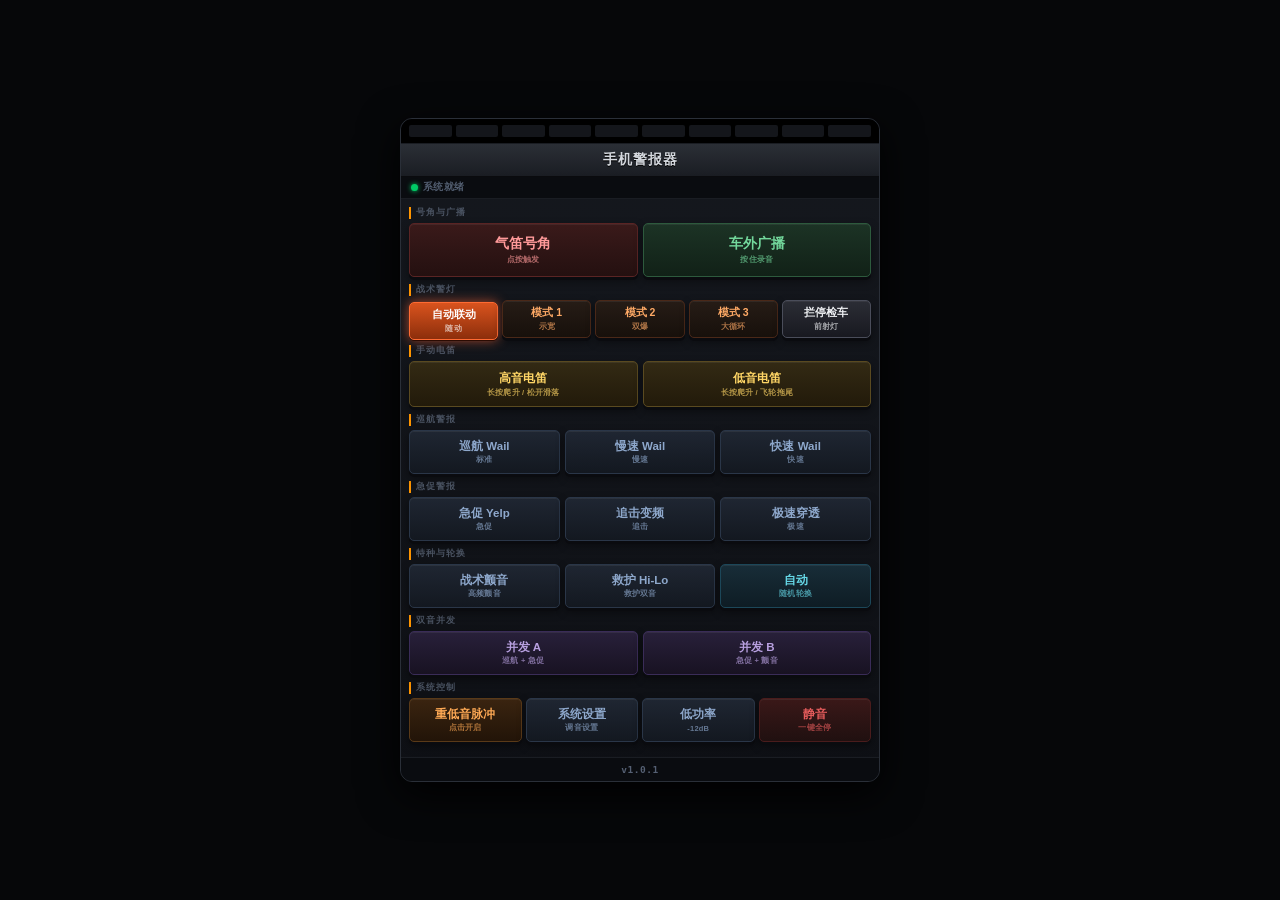
<file: jbq.html>
<!DOCTYPE html>
<html lang="zh-CN">
<head>
<meta charset="UTF-8">
<meta name="viewport" content="width=device-width,initial-scale=1,maximum-scale=1,user-scalable=no,viewport-fit=cover">
<title id="pageTitle">警报器</title>
<style>
button *{pointer-events:none}*{box-sizing:border-box;-webkit-tap-highlight-color:transparent;-webkit-touch-callout:none;-webkit-user-select:none;user-select:none}
body{
  margin:0;
  padding:env(safe-area-inset-top, 6px) 6px env(safe-area-inset-bottom, 6px);
  background:#060709;
  font-family:-apple-system,BlinkMacSystemFont,"Segoe UI",Roboto,sans-serif;
  min-height:100vh;
  min-height:100dvh;
  display:flex;
  justify-content:center;
  align-items:center;
}
.console{
  width:100%;
  max-width:480px;
  background:linear-gradient(180deg,#15181e 0%,#0e1015 100%);
  border:1.5px solid #2a2f38;
  border-radius:12px;
  box-shadow:0 12px 40px rgba(0,0,0,.95),inset 0 1px 0 rgba(255,255,255,.05);
  overflow:hidden;
  display:flex;
  flex-direction:column;
}
.lightbar{
  background:#000;
  border-bottom:1.5px solid #1a1d23;
  padding:6px 8px;
  display:flex;
  gap:4px;
  align-items:center;
}
.light-led{
  flex:1;
  height:12px;
  border-radius:2px;
  background:#14161b;
  transition:background .03s,box-shadow .03s;
}
.light-led.blue.on{background:#0075ff;box-shadow:0 0 12px #0075ff,0 0 24px rgba(0,117,255,.95)}
.light-led.amber.on{background:#ff9900;box-shadow:0 0 12px #ff9900,0 0 24px rgba(255,153,0,.95)}
.light-led.white.on{background:#ffffff;box-shadow:0 0 14px #ffffff,0 0 28px rgba(255,255,255,1)}
.light-led.red.on{background:#ff1e1e;box-shadow:0 0 12px #ff1e1e,0 0 24px rgba(255,30,30,.95)}
.brand{
  background:linear-gradient(180deg,#2b2f36,#1a1d23);
  border-bottom:1.5px solid #0a0b0e;
  padding:7px 10px;
  display:flex;
  justify-content:center;
  align-items:center;
}
.brand-name{
  font-family:-apple-system,BlinkMacSystemFont,"Segoe UI",Roboto,sans-serif;
  font-weight:800;
  color:#d4d8de;
  font-size:14px;
  letter-spacing:1px;
  text-shadow:0 1px 0 #000;
}
.statusbar{
  background:#0a0c10;
  border-bottom:1px solid #1a1d23;
  padding:4px 10px;
  display:flex;
  justify-content:flex-start;
  align-items:center;
  font-size:9.5px;
  color:#525e70;
  font-weight:700;
  letter-spacing:.3px;
}
.statusbar .led{
  width:7px;
  height:7px;
  border-radius:50%;
  background:#232730;
  display:inline-block;
  margin-right:5px;
  transition:all .15s;
}
.statusbar .led.ready{background:#00cc66;box-shadow:0 0 5px #00cc66}
.statusbar .led.active{background:#ff9500;box-shadow:0 0 7px #ff9500}
.content{
  padding:8px 8px 10px;
}
.section-tag{
  color:#4b5463;
  font-size:8.5px;
  font-weight:800;
  margin:7px 0 4px;
  text-transform:uppercase;
  letter-spacing:1px;
  border-left:2px solid #ff9500;
  padding-left:5px;
}
.section-tag:first-child{margin-top:0}
.grid-2{display:grid;grid-template-columns:1fr 1fr;gap:5px;margin-bottom:5px}
.grid-3{display:grid;grid-template-columns:repeat(3,1fr);gap:5px;margin-bottom:5px}
.grid-4{display:grid;grid-template-columns:repeat(4,1fr);gap:4px;margin-bottom:5px}
.grid-5{display:grid;grid-template-columns:repeat(5,1fr);gap:4px;margin-bottom:5px}
.btn{
  position:relative;
  border:none;
  outline:none;
  cursor:pointer;
  border-radius:5px;
  font-weight:800;
  text-align:center;
  display:flex;
  flex-direction:column;
  align-items:center;
  justify-content:center;
  background:linear-gradient(180deg,#252932,#181b22);
  color:#9aa5b8;
  box-shadow:0 3px 0 #0a0b0f,inset 0 1px 0 rgba(255,255,255,.06),0 4px 10px rgba(0,0,0,.45);
  touch-action:none;
  transition:transform .04s,box-shadow .04s;
  padding:2px 4px;
}
.btn:active,.btn.pressed{
  transform:translateY(2px);
  box-shadow:0 1px 0 #0a0b0f,inset 0 1px 0 rgba(255,255,255,.04),0 1px 3px rgba(0,0,0,.6);
}
.btn .sub{
  font-size:7.5px;
  font-weight:600;
  opacity:.65;
  margin-top:1.5px;
  letter-spacing:.2px;
  white-space:nowrap;
  overflow:hidden;
  text-overflow:ellipsis;
  max-width:100%;
}
.btn-horn{height:54px;font-size:13.5px;background:linear-gradient(180deg,#3a1a1a,#241010);color:#ff9a9a;border:1px solid #5a2424}
.btn-horn.pressed{background:linear-gradient(180deg,#e02020,#a81515);color:#fff;box-shadow:0 1px 0 #3a0808,0 0 16px rgba(255,40,40,.6)}
.btn-mic{height:54px;font-size:13.5px;background:linear-gradient(180deg,#1c3325,#112117);color:#73d89c;border:1px solid #2d5a3d}
.btn-mic.pressed{background:linear-gradient(180deg,#1db954,#128038);color:#fff;box-shadow:0 1px 0 #09401c,0 0 16px rgba(29,185,84,.7)}
.btn-manual{height:46px;font-size:12px;background:linear-gradient(180deg,#332a14,#221a0a);color:#ffd666;border:1px solid #5a4a20}
.btn-manual.pressed{background:linear-gradient(180deg,#e0a020,#b07810);color:#000;box-shadow:0 1px 0 #3a2808,0 0 16px rgba(255,190,30,.6)}
.btn-siren{height:44px;font-size:11.5px;background:linear-gradient(180deg,#1f2632,#131820);color:#8ea8cc;border:1px solid #2a3648}
.btn-siren.active{background:linear-gradient(180deg,#1a4d80,#0e3258);color:#7accff;border-color:#0088ff;box-shadow:0 1px 0 #05121f,0 0 14px rgba(0,150,255,.5);transform:translateY(2px)}
.btn-dual{height:44px;font-size:11.5px;background:linear-gradient(180deg,#28203a,#181222);color:#b8a0e0;border:1px solid #3a2c58}
.btn-dual.active{background:linear-gradient(180deg,#5a28a0,#3a1870);color:#fff;border-color:#8040ff;box-shadow:0 1px 0 #15082b,0 0 14px rgba(140,80,255,.55);transform:translateY(2px)}
.btn-auto{height:44px;font-size:11.5px;background:linear-gradient(180deg,#182d38,#0e1c24);color:#66d9e8;border:1px solid #1c4759}
.btn-auto.active{background:linear-gradient(180deg,#0ca678,#087f5b);color:#fff;border-color:#20c997;box-shadow:0 1px 0 #043828,0 0 14px rgba(32,201,151,.6);transform:translateY(2px)}
.btn-lightmode{height:38px;font-size:10.5px;background:linear-gradient(180deg,#261c16,#17100b);color:#ffaa66;border:1px solid #4a2818}
.btn-lightmode.active{background:linear-gradient(180deg,#d9531e,#8c2e0b);color:#fff;border-color:#ff6b33;box-shadow:0 1px 0 #2b0b02,0 0 12px rgba(255,100,50,.65);transform:translateY(2px)}
.btn-takedown{height:38px;font-size:10.5px;background:linear-gradient(180deg,#2b2d35,#181920);color:#f0f2f5;border:1px solid #4a4d5a}
.btn-takedown.active{background:linear-gradient(180deg,#e8e8e8,#a0a2ad);color:#000;border-color:#ffffff;box-shadow:0 1px 0 #2b2b2b,0 0 14px rgba(255,255,255,.8);transform:translateY(2px)}
.btn-howler{height:44px;font-size:11.5px;background:linear-gradient(180deg,#3a2410,#221408);color:#ffaa55;border:1px solid #5a3a18}
.btn-howler.armed{background:linear-gradient(180deg,#8a4000,#542400);color:#ffcc88;border-color:#cc6600;box-shadow:0 0 10px rgba(204,102,0,.5)}
.btn-howler.active{background:linear-gradient(180deg,#e07000,#a85000);color:#fff;border-color:#ff8833;box-shadow:0 1px 0 #3a1800,0 0 18px rgba(255,120,20,.85);transform:translateY(2px)}
.btn-util{height:44px;font-size:11.5px;background:linear-gradient(180deg,#1f2632,#131820);color:#8ea8cc;border:1px solid #2a3648}
.btn-util.active{background:linear-gradient(180deg,#2a4818,#183008);color:#9ee640;border-color:#57a810;box-shadow:0 1px 0 #070d04,0 0 12px rgba(120,220,40,.4);transform:translateY(2px)}
.btn-stop{height:44px;font-size:11.5px;background:linear-gradient(180deg,#3a1818,#201010);color:#e65c5c;border:1px solid #4a1c1c}
.btn-stop:active{background:linear-gradient(180deg,#c01010,#801010);color:#fff}
.footer{
  background:#0a0c10;
  border-top:1px solid #1a1d23;
  padding:6px 10px;
  font-size:9.5px;
  color:#616c7d;
  display:flex;
  justify-content:center;
  align-items:center;
}
.footer-ver{
  font-family:monospace;
  color:#556073;
  font-weight:700;
  letter-spacing:.5px;
}

/* 模态弹窗 */
.modal-overlay{
  position:fixed;
  top:0;left:0;right:0;bottom:0;
  background:rgba(0,0,0,.85);
  backdrop-filter:blur(8px);
  -webkit-backdrop-filter:blur(8px);
  z-index:9999;
  display:none;
  justify-content:center;
  align-items:center;
  padding:16px;
}
.modal-overlay.open{display:flex}
.modal-card{
  width:100%;
  max-width:390px;
  background:linear-gradient(180deg,#15181e 0%,#0e1015 100%);
  border:1.5px solid #2a2f38;
  border-radius:12px;
  padding:18px 16px;
  box-shadow:0 24px 60px rgba(0,0,0,.95), inset 0 1px 0 rgba(255,255,255,.05);
}
.modal-header{
  display:flex;
  justify-content:space-between;
  align-items:center;
  border-bottom:1px solid #202632;
  padding-bottom:10px;
  margin-bottom:14px;
}
.modal-title{
  font-size:13px;
  font-weight:800;
  color:#ff9500;
  letter-spacing:.5px;
}
.btn-close{
  background:none;
  border:none;
  color:#8a94a6;
  font-size:18px;
  line-height:1;
  cursor:pointer;
  padding:4px 8px;
  border-radius:4px;
}
.btn-close:active{color:#fff;background:#1f2634}
.lang-toggle{display:flex;gap:5px}
.btn-lang{
  padding:4px 10px;
  font-size:10.5px;
  font-weight:800;
  border:1px solid #333a46;
  background:#181c24;
  color:#8a94a6;
  border-radius:4px;
  cursor:pointer;
}
.btn-lang.active{background:#ff9500;color:#000;border-color:#ff9500}
.slider-row{
  display:flex;
  justify-content:space-between;
  align-items:center;
  margin-bottom:14px;
  font-size:11.5px;
  color:#a2acbd;
  font-weight:700;
}
.slider-row:last-child{margin-bottom:0}
.slider-row input[type=range]{
  width:50%;
  accent-color:#ff9500;
  cursor:pointer;
}
.slider-val{
  width:44px;
  text-align:right;
  color:#ffd666;
  font-family:monospace;
  font-size:12px;
}
.btn-reset-defaults{
  width:100%;
  margin-top:14px;
  padding:8px 0;
  background:linear-gradient(180deg,#2b1919,#1a0f0f);
  border:1px solid #5a2626;
  color:#ff8888;
  font-size:11px;
  font-weight:800;
  border-radius:5px;
  cursor:pointer;
}
.btn-reset-defaults:active{
  background:#e02020;
  color:#fff;
  border-color:#e02020;
}

.toast{
  position:fixed;
  bottom:38px;
  left:50%;
  transform:translateX(-50%);
  background:rgba(18,22,28,.95);
  border:1px solid #3a4454;
  color:#e2e8f0;
  padding:8px 14px;
  border-radius:8px;
  font-size:11px;
  font-weight:700;
  text-align:center;
  box-shadow:0 8px 24px rgba(0,0,0,.85);
  z-index:99999999;
  pointer-events:none;
  opacity:0;
  transition:opacity .2s,transform .2s;
}
.toast.show{
  opacity:1;
  transform:translateX(-50%) translateY(-6px);
}
</style>
</head>
<body>

<div class="console">
  <div class="lightbar" id="lightBar">
    <div class="light-led blue" id="led0"></div>
    <div class="light-led blue" id="led1"></div>
    <div class="light-led blue" id="led2"></div>
    <div class="light-led amber" id="led3"></div>
    <div class="light-led white" id="led4"></div>
    <div class="light-led white" id="led5"></div>
    <div class="light-led amber" id="led6"></div>
    <div class="light-led red" id="led7"></div>
    <div class="light-led red" id="led8"></div>
    <div class="light-led red" id="led9"></div>
  </div>

  <div class="brand">
    <div class="brand-name" id="tBrandName">手机警报器</div>
  </div>
  <div class="statusbar">
    <span class="led ready" id="sysLed"></span><span id="txtStatus">系统就绪</span>
  </div>
  <div class="content">
    <div class="section-tag" id="tSec1">号角与广播</div>
    <div class="grid-2">
      <button class="btn btn-horn" id="btnHorn"><span id="tBtnHorn">气笛号角</span><span class="sub" id="tSubHorn">点按触发</span></button>
      <button class="btn btn-mic" id="btnMic"><span id="tBtnMic">车外广播</span><span class="sub" id="micSubTxt">按住录音</span></button>
    </div>

    <div class="section-tag" id="tSec2">战术警灯</div>
    <div class="grid-5">
      <button class="btn btn-lightmode active" id="btnLgtAuto"><span id="tBtnAutoLgt">自动联动</span><span class="sub" id="tSubAutoLgt">随动</span></button>
      <button class="btn btn-lightmode" id="btnLgtM1"><span id="tBtnM1">模式 1</span><span class="sub" id="tSubM1">示宽</span></button>
      <button class="btn btn-lightmode" id="btnLgtM2"><span id="tBtnM2">模式 2</span><span class="sub" id="tSubM2">双爆</span></button>
      <button class="btn btn-lightmode" id="btnLgtM3"><span id="tBtnM3">模式 3</span><span class="sub" id="tSubM3">大循环</span></button>
      <button class="btn btn-takedown" id="btnStopLight"><span id="tBtnStopLgt">拦停检车</span><span class="sub" id="tSubStopLgt">前射灯</span></button>
    </div>

    <div class="section-tag" id="tSec3">手动电笛</div>
    <div class="grid-2">
      <button class="btn btn-manual" id="btnManualHigh"><span id="tBtnManHigh">高音电笛</span><span class="sub" id="tSubManHigh">长按爬升 / 松开滑落</span></button>
      <button class="btn btn-manual" id="btnManualLow"><span id="tBtnManLow">低音电笛</span><span class="sub" id="tSubManLow">长按爬升 / 飞轮拖尾</span></button>
    </div>

    <div class="section-tag" id="tSec4">巡航警报</div>
    <div class="grid-3">
      <button class="btn btn-siren" data-siren="wail"><span id="tBtnWail">巡航 Wail</span><span class="sub" id="tSubWail">标准</span></button>
      <button class="btn btn-siren" data-siren="wail_slow"><span id="tBtnWailSlow">慢速 Wail</span><span class="sub" id="tSubWailSlow">慢速</span></button>
      <button class="btn btn-siren" data-siren="wail_fast"><span id="tBtnWailFast">快速 Wail</span><span class="sub" id="tSubWailFast">快速</span></button>
    </div>

    <div class="section-tag" id="tSec5">急促警报</div>
    <div class="grid-3">
      <button class="btn btn-siren" data-siren="yelp"><span id="tBtnYelp">急促 Yelp</span><span class="sub" id="tSubYelp">急促</span></button>
      <button class="btn btn-siren" data-siren="priority"><span id="tBtnPriority">追击变频</span><span class="sub" id="tSubPriority">追击</span></button>
      <button class="btn btn-siren" data-siren="phaser"><span id="tBtnPhaser">极速穿透</span><span class="sub" id="tSubPhaser">极速</span></button>
    </div>

    <div class="section-tag" id="tSec6">特种与轮换</div>
    <div class="grid-3">
      <button class="btn btn-siren" data-siren="warble"><span id="tBtnWarble">战术颤音</span><span class="sub" id="tSubWarble">高频颤音</span></button>
      <button class="btn btn-siren" data-siren="hilo"><span id="tBtnHilo">救护 Hi-Lo</span><span class="sub" id="tSubHilo">救护双音</span></button>
      <button class="btn btn-auto" id="btnAutoCycle"><span id="tBtnAuto">自动</span><span class="sub" id="autoSubText">随机轮换</span></button>
    </div>

    <div class="section-tag" id="tSec7">双音并发</div>
    <div class="grid-2">
      <button class="btn btn-dual" data-dual="wail,yelp"><span id="tBtnDualA">并发 A</span><span class="sub" id="tSubDualA">巡航 + 急促</span></button>
      <button class="btn btn-dual" data-dual="yelp,warble"><span id="tBtnDualB">并发 B</span><span class="sub" id="tSubDualB">急促 + 颤音</span></button>
    </div>

    <div class="section-tag" id="tSec8">系统控制</div>
    <div class="grid-4">
      <button class="btn btn-howler" id="btnHowler"><span id="tBtnSubPulse">重低音脉冲</span><span class="sub" id="rumblerSubText">点击开启</span></button>
      <button class="btn btn-util" id="btnSettings"><span id="tBtnSet">系统设置</span><span class="sub" id="tSubSet">调音设置</span></button>
      <button class="btn btn-util" id="btnLowPower"><span id="tBtnLowPwr">低功率</span><span class="sub">-12dB</span></button>
      <button class="btn btn-stop" id="btnStop"><span id="tBtnSilent">静音</span><span class="sub" id="tSubSilent">一键全停</span></button>
    </div>
  </div>
  <div class="footer">
    <span class="footer-ver">v1.0.1</span>
  </div>
</div>

<!-- 模态设置弹窗 -->
<div class="modal-overlay" id="modalOverlay">
  <div class="modal-card">
    <div class="modal-header">
      <span class="modal-title" id="tSetTitle">系统设置与全局均衡</span>
      <div style="display:flex;align-items:center;gap:10px">
        <div class="lang-toggle">
          <button class="btn-lang" id="btnLangZh">中文</button>
          <button class="btn-lang" id="btnLangEn">EN</button>
        </div>
        <button class="btn-close" id="btnCloseModal">✕</button>
      </div>
    </div>
    <div class="slider-row">
      <span id="tSetReverb">全局混响 (0 - 100%)</span>
      <input type="range" id="rngReverb" min="0" max="1.0" step="0.01" value="0.20">
      <span class="slider-val" id="valReverb">20%</span>
    </div>
    <div class="slider-row">
      <span id="tSetLow">全局低音 (180Hz)</span>
      <input type="range" id="rngLow" min="-18" max="18" step="1" value="4">
      <span class="slider-val" id="valLow">+4dB</span>
    </div>
    <div class="slider-row">
      <span id="tSetMid">全局中音 (1000Hz)</span>
      <input type="range" id="rngMid" min="-18" max="18" step="1" value="2">
      <span class="slider-val" id="valMid">+2dB</span>
    </div>
    <div class="slider-row">
      <span id="tSetHigh">全局高音 (4000Hz)</span>
      <input type="range" id="rngHigh" min="-18" max="18" step="1" value="0">
      <span class="slider-val" id="valHigh">0dB</span>
    </div>
    <div class="slider-row" style="justify-content:space-between">
      <span id="tSetPAMode">广播模式</span>
      <div class="lang-toggle">
        <button class="btn-lang" id="btnPALive">实时</button>
        <button class="btn-lang active" id="btnPARecord">回放</button>
      </div>
    </div>
    <button class="btn-reset-defaults" id="btnResetDefaults">恢复默认设置</button>
  </div>
</div>

<div class="toast" id="toastBox"></div>

<script>
(function(){
"use strict";

var DEFAULT_CONFIG = {
  lang: "zh",
  reverb: 0.20,
  low: 4,
  mid: 2,
  high: 0,
  paMode: "record"
};

var config = Object.assign({}, DEFAULT_CONFIG);
try {
  var saved = localStorage.getItem("police_siren_config_v1");
  if (saved) {
    var parsed = JSON.parse(saved);
    Object.assign(config, parsed);
  }
} catch(e) {}

function saveConfig() {
  try {
    localStorage.setItem("police_siren_config_v1", JSON.stringify(config));
  } catch(e) {}
}

var currentLang = config.lang;
var paMode = config.paMode;

var i18n = {
  zh: {
    brandName: "手机警报器",
    pageTitle: "手机警报器",
    statusReady: "系统就绪",
    sec1: "号角与广播",
    btnHorn: "气笛号角",
    subHorn: "点按触发",
    btnMic: "车外广播",
    subMicLive: "按住说话",
    subMicRec: "按住录音",
    subMicActive: "广播中...",
    sec2: "战术警灯",
    btnAutoLgt: "自动联动",
    subAutoLgt: "随动",
    btnM1: "模式 1",
    subM1: "示宽",
    btnM2: "模式 2",
    subM2: "双爆",
    btnM3: "模式 3",
    subM3: "大循环",
    btnStopLgt: "拦停检车",
    subStopLgt: "前射灯",
    setTitle: "系统设置与全局均衡",
    setReverb: "全局混响 (0 - 100%)",
    setLow: "全局低音 (180Hz)",
    setMid: "全局中音 (1000Hz)",
    setHigh: "全局高音 (4000Hz)",
    sec3: "手动电笛",
    btnManHigh: "高音电笛",
    subManHigh: "长按爬升 / 松开滑落",
    btnManLow: "低音电笛",
    subManLow: "长按爬升 / 飞轮拖尾",
    sec4: "巡航警报",
    btnWail: "巡航 Wail",
    subWail: "标准",
    btnWailSlow: "慢速 Wail",
    subWailSlow: "慢速",
    btnWailFast: "快速 Wail",
    subWailFast: "快速",
    sec5: "急促警报",
    btnYelp: "急促 Yelp",
    subYelp: "急促",
    btnPriority: "追击变频",
    subPriority: "追击",
    btnPhaser: "极速穿透",
    subPhaser: "极速",
    sec6: "特种与轮换",
    btnWarble: "战术颤音",
    subWarble: "高频颤音",
    btnHilo: "救护 Hi-Lo",
    subHilo: "救护双音",
    btnAuto: "自动",
    subAuto: "随机轮换",
    sec7: "双音并发",
    btnDualA: "并发 A",
    subDualA: "巡航 + 急促",
    btnDualB: "并发 B",
    subDualB: "急促 + 颤音",
    sec8: "系统控制",
    btnSubPulse: "重低音脉冲",
    subPulseArmed: "已就绪",
    subPulseIdle: "点击开启",
    subPulseActive: "纯正低音输出",
    btnSet: "系统设置",
    subSet: "调音设置",
    btnLowPwr: "低功率",
    btnSilent: "静音",
    subSilent: "一键全停",
    setPAMode: "广播模式",
    paLive: "实时",
    paRecord: "回放",
    micRecording: "录音中...",
    btnResetDefaults: "恢复默认设置"
  },
  en: {
    brandName: "Mobile Siren",
    pageTitle: "Mobile Siren",
    statusReady: "SYSTEM READY",
    sec1: "HORN & PA",
    btnHorn: "AIR HORN",
    subHorn: "Tap to Pulse",
    btnMic: "PA MIC",
    subMicLive: "Hold to Talk",
    subMicRec: "Hold to Rec",
    subMicActive: "Broadcasting...",
    sec2: "LIGHTS",
    btnAutoLgt: "AUTO",
    subAutoLgt: "Adaptive",
    btnM1: "MODE 1",
    subM1: "Cruise",
    btnM2: "MODE 2",
    subM2: "Flash",
    btnM3: "MODE 3",
    subM3: "Pursuit",
    btnStopLgt: "TAKEDOWN",
    subStopLgt: "Scene Light",
    setTitle: "MASTER SETTINGS & EQ",
    setReverb: "Reverb (0 - 100%)",
    setLow: "Low Punch (180Hz)",
    setMid: "Mid Peak (1000Hz)",
    setHigh: "High Shelf (4000Hz)",
    sec3: "MANUAL",
    btnManHigh: "HIGH SIREN",
    subManHigh: "Rise / Coast",
    btnManLow: "LOW SIREN",
    subManLow: "Inertia Coast",
    sec4: "CRUISE PATTERNS",
    btnWail: "WAIL STD",
    subWail: "Standard",
    btnWailSlow: "WAIL SLOW",
    subWailSlow: "Slow",
    btnWailFast: "WAIL FAST",
    subWailFast: "Fast",
    sec5: "RAPID PATTERNS",
    btnYelp: "YELP STD",
    subYelp: "Rapid",
    btnPriority: "PRIORITY",
    subPriority: "Pursuit",
    btnPhaser: "PHASER",
    subPhaser: "Piercing",
    sec6: "SPECIALTY",
    btnWarble: "WARBLE",
    subWarble: "Sweeper",
    btnHilo: "HI-LO",
    subHilo: "Medical",
    btnAuto: "AUTO",
    subAuto: "Auto Cycle",
    sec7: "DUAL OUTPUT",
    btnDualA: "DUAL A",
    subDualA: "Wail + Yelp",
    btnDualB: "DUAL B",
    subDualB: "Yelp + Warble",
    sec8: "CONTROL",
    btnSubPulse: "SUB-PULSE",
    subPulseArmed: "Armed",
    subPulseIdle: "Tap to Arm",
    subPulseActive: "Sub Active",
    btnSet: "SETTINGS",
    subSet: "Audio EQ",
    btnLowPwr: "LOW PWR",
    btnSilent: "SILENT",
    subSilent: "All Mute",
    setPAMode: "PA Mode",
    paLive: "Live",
    paRecord: "Rec/Play",
    micRecording: "Recording...",
    btnResetDefaults: "Reset Defaults"
  }
};

function applyLanguage(lang) {
  currentLang = lang;
  config.lang = lang;
  saveConfig();

  var d = i18n[lang];
  document.getElementById("pageTitle").innerText = d.pageTitle;
  document.getElementById("tBrandName").innerText = d.brandName;
  document.getElementById("txtStatus").innerText = d.statusReady;
  document.getElementById("tSec1").innerText = d.sec1;
  document.getElementById("tBtnHorn").innerText = d.btnHorn;
  document.getElementById("tSubHorn").innerText = d.subHorn;
  document.getElementById("tBtnMic").innerText = d.btnMic;
  if (!isMicActive) {
    document.getElementById("micSubTxt").innerText = (paMode === "live") ? d.subMicLive : d.subMicRec;
  }
  document.getElementById("tSec2").innerText = d.sec2;
  document.getElementById("tBtnAutoLgt").innerText = d.btnAutoLgt;
  document.getElementById("tSubAutoLgt").innerText = d.subAutoLgt;
  document.getElementById("tBtnM1").innerText = d.btnM1;
  document.getElementById("tSubM1").innerText = d.subM1;
  document.getElementById("tBtnM2").innerText = d.btnM2;
  document.getElementById("tSubM2").innerText = d.subM2;
  document.getElementById("tBtnM3").innerText = d.btnM3;
  document.getElementById("tSubM3").innerText = d.subM3;
  document.getElementById("tBtnStopLgt").innerText = d.btnStopLgt;
  document.getElementById("tSubStopLgt").innerText = d.subStopLgt;
  document.getElementById("tSetTitle").innerText = d.setTitle;
  document.getElementById("tSetReverb").innerText = d.setReverb;
  document.getElementById("tSetLow").innerText = d.setLow;
  document.getElementById("tSetMid").innerText = d.setMid;
  document.getElementById("tSetHigh").innerText = d.setHigh;
  document.getElementById("tSec3").innerText = d.sec3;
  document.getElementById("tBtnManHigh").innerText = d.btnManHigh;
  document.getElementById("tSubManHigh").innerText = d.subManHigh;
  document.getElementById("tBtnManLow").innerText = d.btnManLow;
  document.getElementById("tSubManLow").innerText = d.subManLow;
  document.getElementById("tSec4").innerText = d.sec4;
  document.getElementById("tBtnWail").innerText = d.btnWail;
  document.getElementById("tSubWail").innerText = d.subWail;
  document.getElementById("tBtnWailSlow").innerText = d.btnWailSlow;
  document.getElementById("tSubWailSlow").innerText = d.subWailSlow;
  document.getElementById("tBtnWailFast").innerText = d.btnWailFast;
  document.getElementById("tSubWailFast").innerText = d.subWailFast;
  document.getElementById("tSec5").innerText = d.sec5;
  document.getElementById("tBtnYelp").innerText = d.btnYelp;
  document.getElementById("tSubYelp").innerText = d.subYelp;
  document.getElementById("tBtnPriority").innerText = d.btnPriority;
  document.getElementById("tSubPriority").innerText = d.subPriority;
  document.getElementById("tBtnPhaser").innerText = d.btnPhaser;
  document.getElementById("tSubPhaser").innerText = d.subPhaser;
  document.getElementById("tSec6").innerText = d.sec6;
  document.getElementById("tBtnWarble").innerText = d.btnWarble;
  document.getElementById("tSubWarble").innerText = d.subWarble;
  document.getElementById("tBtnHilo").innerText = d.btnHilo;
  document.getElementById("tSubHilo").innerText = d.subHilo;
  document.getElementById("tBtnAuto").innerText = d.btnAuto;
  if (!isAutoCycle) document.getElementById("autoSubText").innerText = d.subAuto;
  document.getElementById("tSec7").innerText = d.sec7;
  document.getElementById("tBtnDualA").innerText = d.btnDualA;
  document.getElementById("tSubDualA").innerText = d.subDualA;
  document.getElementById("tBtnDualB").innerText = d.btnDualB;
  document.getElementById("tSubDualB").innerText = d.subDualB;
  document.getElementById("tSec8").innerText = d.sec8;
  document.getElementById("tBtnSubPulse").innerText = d.btnSubPulse;
  document.getElementById("tBtnSet").innerText = d.btnSet;
  document.getElementById("tSubSet").innerText = d.subSet;
  document.getElementById("tBtnLowPwr").innerText = d.btnLowPwr;
  document.getElementById("tBtnSilent").innerText = d.btnSilent;
  document.getElementById("tSubSilent").innerText = d.subSilent;

  document.getElementById("tSetPAMode").innerText = d.setPAMode;
  document.getElementById("btnPALive").innerText = d.paLive;
  document.getElementById("btnPARecord").innerText = d.paRecord;
  document.getElementById("btnResetDefaults").innerText = d.btnResetDefaults;

  document.getElementById("btnLangZh").classList.toggle("active", lang === "zh");
  document.getElementById("btnLangEn").classList.toggle("active", lang === "en");
  updateUI();
}

var ctx = null;
var masterPreEQ, masterLimiter, masterOutput;
var sirenBus1, sirenBus2, momentBus, manualBusHigh, manualBusLow, rumblerBus, rumblerMasterGate, micBus;
var pannerL = null, pannerR = null;
var eqLow, eqMid, eqHigh, convolverNode, reverbHighPass, dryGain, wetGain;

var micStream = null;
var micSourceNode = null;
var isMicActive = false;
var paRecorder = null;
var paRecordChunks = [];

var activeVoices = [];
var currentMode = null;
var hornVoiceNodes = [];
var isHowlerArmed = false;
var rumblerVoices = [];
var hornRumblerVoice = null;
var isLowPower = false;
var isAutoCycle = false;
var autoTimer = null;
var lastAutoMode = "";

var activeLightMode = "auto";
var isStopLightActive = false;

var activeToneStateList = [];
var sirenWave = null;

var HORN_SAMPLE_B64 = "df57E7srj0RvWZ9nDHBldMF11XSncT1sUGVlXRFU5UibPF8wMSR5F+AKF/9e82bnZNvGzyLGwr5/uEezUK82rX+tL6+lsYq0xrfgu4W/tcF9w73EN8UlxbzEQsboyv7QsNci32vnUPDt+PsA1geZDFUQ3BMTF+saWh81I6omjCpML900CTrZPWVAN0HzP7k87zb2Lk0mjx28FfMPBwyuCUYIHAfnBsIHGQjwBssEYwKe/+D8HPv9+Un5Zvna+cL66/ui+5L5bvbk8jHwnu0K6g3nEeX04vrgPN+53aLceNsE22HcId/b4u3mtOpe7t/xtPV2+q7/JgXTCvsQsRdnHZghuyQ8JkomyySiIWcevBpQFQIPmQjAAk39IPfW8NXq5ORH32XZOdWv1WjZOt9l5x3xZ/wVCDESAht1Iq8o5C6MNP840jvQOy45ojRtLmYnaB+1FSQL3AC49lbsQuI32cvR88w1yxrMCc+Z02/ZJuCC51DvvfYa/[base64]/DaN90l4rro4e/g9wABVAszFlcgYSoGNZY/RkrSVNVd7GS2aeFruWteaWVlnF/gVldLuz3ZLnIfaQ8T/7Puhd7izwDDtrcar1ipaabFpoapxa1htIa+f8so2SvmxvGl+xgEGgu9EPEUOxekFwQW4BKLD18L9ARK/DLyMOgR30fWEs2sw367C7UfsPas/6qEqg2t37IOvEbITtba5Vn20AY6F/Ym7TRvQANJA08kU4VVxlX4U2BRrk7dStpEwTz7M4ArtiJCGmkU1hHcEf8ThhcsHOkhsSc+LWsz2DmVP7pDNUVgRPdBSz2YNQgr/h0aDlj71uez1d3FL7n3r1eqAajEp9+omKngp4ikLKHSnqOeIKBqovKlVKvJsxHAvc7K3cbr3veeAR8IsQpkCXEF1QGaALQBDQXeCUMPtxUzHWYldy7KNps80D/FQCBACz2mNRsrBiCDFZQLVAHS9gTt7uO622bU/83VyXDHosXXxXPJ5dBU3Ljq/Ps5Eb0pikKDVxZm6W6Pc/p09nOycApr0GOvW/FRQka5OYQtliEbFa0IX/1d8iDn/dsc0cXHkMB6ulC1d7GWr8Wv/bD0smu1WLhVvOq/FMLswzbFosVYxcHEWMblysHQftf33jTnO/D0+BMB+gfBDI4QFRRVF1sbzx+HI+omripSLwY1YTo7PsxAxkHBQL89GjglMEcnRR5WFlsQGAyFCd0HfwYzBt8GIAfwBZQDBgFO/rL7A/oK+ar41fhQ+YT6wfuY+7X5cfYQ83Hwle0g6iDnw+Sf4rzgHN/L3brcltsd22/cad9945/nOOsP7+Dyi/Ys+14AewV1/g==";
var _hornSampleBuffer = null;

function decodeHornSample() {
  if (_hornSampleBuffer) return _hornSampleBuffer;
  var bin = atob(HORN_SAMPLE_B64);
  var bytes = new Uint8Array(bin.length);
  for (var i = 0; i < bin.length; i++) bytes[i] = bin.charCodeAt(i);
  var int16 = new Int16Array(bytes.buffer);
  var buf = ctx.createBuffer(1, int16.length, 44100);
  var ch = buf.getChannelData(0);
  for (var i = 0; i < int16.length; i++) ch[i] = int16[i] / 32768;
  _hornSampleBuffer = buf;
  return buf;
}

function initWaveTables() {
  var N = 64;
  var rS = new Float32Array(N), iS = new Float32Array(N);
  iS[1] = 1.00; iS[2] = 0.08; iS[3] = 0.06; iS[4] = 0.02; iS[5] = 0.03;
  sirenWave = ctx.createPeriodicWave(rS, iS, { disableNormalization: false });
}

function createImpulseResponse(duration, decay) {
  var rate = ctx.sampleRate;
  var length = rate * duration;
  var impulse = ctx.createBuffer(2, length, rate);
  var left = impulse.getChannelData(0), right = impulse.getChannelData(1);
  for (var i = 0; i < length; i++) {
    var d = Math.pow(1 - i / length, decay);
    left[i] = (Math.random() * 2 - 1) * d;
    right[i] = (Math.random() * 2 - 1) * d;
  }
  return impulse;
}

function buildHornSpeakerAcoustics(inputNode, outputNode) {
  var hp = ctx.createBiquadFilter(); hp.type = "highpass"; hp.frequency.value = 340; hp.Q.value = 0.7;
  var body = ctx.createBiquadFilter(); body.type = "peaking"; body.frequency.value = 560; body.Q.value = 1.1; body.gain.value = 4.0;
  var throat = ctx.createBiquadFilter(); throat.type = "peaking"; throat.frequency.value = 1350; throat.Q.value = 1.1; throat.gain.value = 4.2;
  var rollOff = ctx.createBiquadFilter(); rollOff.type = "lowpass"; rollOff.frequency.value = 4200; rollOff.Q.value = 0.75;

  var shaper = ctx.createWaveShaper();
  var n = 1024, curve = new Float32Array(n);
  for (var i = 0; i < n; i++) {
    var x = (i * 2) / n - 1;
    curve[i] = Math.tanh(x * 1.12);
  }
  shaper.curve = curve;

  inputNode.connect(hp);
  hp.connect(body); body.connect(throat); throat.connect(rollOff);
  rollOff.connect(shaper); shaper.connect(outputNode);
}

function buildHeavyMechanicalLowAcoustics(inputNode, outputNode) {
  var subPass = ctx.createBiquadFilter();
  subPass.type = "peaking";
  subPass.frequency.value = 120;
  subPass.Q.value = 1.4;
  subPass.gain.value = 5.5;

  var rotorChest = ctx.createBiquadFilter();
  rotorChest.type = "peaking";
  rotorChest.frequency.value = 240;
  rotorChest.Q.value = 1.8;
  rotorChest.gain.value = 4.5;

  var lp = ctx.createBiquadFilter();
  lp.type = "lowpass";
  lp.frequency.value = 2800;
  lp.Q.value = 0.85;

  var mechShaper = ctx.createWaveShaper();
  var n = 1024, mCurve = new Float32Array(n);
  for (var i = 0; i < n; i++) {
    var x = (i * 2) / n - 1;
    mCurve[i] = Math.tanh(x * 1.35) + 0.08 * (x * x);
  }
  mechShaper.curve = mCurve;

  inputNode.connect(subPass);
  subPass.connect(rotorChest);
  rotorChest.connect(lp);
  lp.connect(mechShaper);
  mechShaper.connect(outputNode);
}

function ensureCtx(){
  if (!ctx) {
    var AC = window.AudioContext || window.webkitAudioContext;
    ctx = new AC();

    masterOutput = ctx.createGain();
    masterOutput.gain.value = 0.75;

    masterPreEQ = ctx.createGain();
    masterPreEQ.gain.value = 0.70;

    eqLow = ctx.createBiquadFilter();
    eqLow.type = "lowshelf";
    eqLow.frequency.value = 180;
    eqLow.gain.value = config.low;

    eqMid = ctx.createBiquadFilter();
    eqMid.type = "peaking";
    eqMid.frequency.value = 1000;
    eqMid.Q.value = 1.0;
    eqMid.gain.value = config.mid;

    eqHigh = ctx.createBiquadFilter();
    eqHigh.type = "highshelf";
    eqHigh.frequency.value = 4000;
    eqHigh.gain.value = config.high;

    reverbHighPass = ctx.createBiquadFilter();
    reverbHighPass.type = "highpass";
    reverbHighPass.frequency.value = 160;
    reverbHighPass.Q.value = 0.7;

    convolverNode = ctx.createConvolver();
    convolverNode.buffer = createImpulseResponse(1.4, 2.2);

    dryGain = ctx.createGain(); dryGain.gain.value = Math.max(0.05, 1.0 - config.reverb * 0.7);
    wetGain = ctx.createGain(); wetGain.gain.value = config.reverb;

    masterLimiter = ctx.createDynamicsCompressor();
    masterLimiter.threshold.value = -1.5;
    masterLimiter.knee.value = 3.0;
    masterLimiter.ratio.value = 10.0;
    masterLimiter.attack.value = 0.003;
    masterLimiter.release.value = 0.05;

    sirenBus1 = ctx.createGain(); sirenBus1.gain.value = 1.0;
    sirenBus2 = ctx.createGain(); sirenBus2.gain.value = 1.0;
    momentBus = ctx.createGain(); momentBus.gain.value = 1.0;
    
    manualBusHigh = ctx.createGain(); manualBusHigh.gain.value = 1.0;
    manualBusLow = ctx.createGain(); manualBusLow.gain.value = 1.0;
    
    rumblerBus = ctx.createGain(); rumblerBus.gain.value = 1.0;
    rumblerMasterGate = ctx.createGain(); rumblerMasterGate.gain.value = 0.95;
    
    micBus = ctx.createGain(); micBus.gain.value = 5.50;

    initWaveTables();

    if (ctx.createStereoPanner) {
      pannerL = ctx.createStereoPanner(); pannerL.pan.value = -0.75;
      pannerR = ctx.createStereoPanner(); pannerR.pan.value = 0.75;
      buildHornSpeakerAcoustics(sirenBus1, pannerL); pannerL.connect(masterPreEQ);
      buildHornSpeakerAcoustics(sirenBus2, pannerR); pannerR.connect(masterPreEQ);
    } else {
      buildHornSpeakerAcoustics(sirenBus1, masterPreEQ);
      buildHornSpeakerAcoustics(sirenBus2, masterPreEQ);
    }

    var hornHP = ctx.createBiquadFilter(); hornHP.type = "highpass"; hornHP.frequency.value = 180; hornHP.Q.value = 0.7;
    var hornBody = ctx.createBiquadFilter(); hornBody.type = "peaking"; hornBody.frequency.value = 460; hornBody.Q.value = 0.9; hornBody.gain.value = 3.0;
    var hornLP = ctx.createBiquadFilter(); hornLP.type = "lowpass"; hornLP.frequency.value = 5400; hornLP.Q.value = 0.8;
    momentBus.connect(hornHP); hornHP.connect(hornBody); hornBody.connect(hornLP); hornLP.connect(masterPreEQ);

    buildHornSpeakerAcoustics(manualBusHigh, masterPreEQ);
    buildHeavyMechanicalLowAcoustics(manualBusLow, masterPreEQ);

    var rHP = ctx.createBiquadFilter();
    rHP.type = "highpass";
    rHP.frequency.value = 48;
    rHP.Q.value = 0.707;

    var rLP = ctx.createBiquadFilter();
    rLP.type = "lowpass";
    rLP.frequency.value = 180;
    rLP.Q.value = 0.8;

    rumblerBus.connect(rumblerMasterGate);
    rumblerMasterGate.connect(rHP);
    rHP.connect(rLP);
    rLP.connect(masterPreEQ);

    var micHP = ctx.createBiquadFilter(); micHP.type = "highpass"; micHP.frequency.value = 350; micHP.Q.value = 0.9;
    var micPunch = ctx.createBiquadFilter(); micPunch.type = "peaking"; micPunch.frequency.value = 1800; micPunch.Q.value = 1.3; micPunch.gain.value = 9.0;
    var micLP = ctx.createBiquadFilter(); micLP.type = "lowpass"; micLP.frequency.value = 3200;

    var micShaper = ctx.createWaveShaper();
    var mn = 2048, mnCurve = new Float32Array(mn);
    for (var mi = 0; mi < mn; mi++) {
      var mx = (mi * 2) / mn - 1;
      var y = mx * 3.5;
      mnCurve[mi] = Math.max(-1, Math.min(1, y));
    }
    micShaper.curve = mnCurve;
    micShaper.oversample = "2x";

    micBus.connect(micHP);
    micHP.connect(micPunch);
    micPunch.connect(micLP);
    micLP.connect(micShaper);
    micShaper.connect(masterPreEQ);

    masterPreEQ.connect(eqLow);
    eqLow.connect(eqMid);
    eqMid.connect(eqHigh);

    eqHigh.connect(dryGain);
    dryGain.connect(masterLimiter);

    eqHigh.connect(reverbHighPass);
    reverbHighPass.connect(convolverNode);
    convolverNode.connect(wetGain);
    wetGain.connect(masterLimiter);

    masterLimiter.connect(masterOutput);
    masterOutput.connect(ctx.destination);
  }
  if (ctx.state === "suspended") {
    ctx.resume().catch(function(){});
  }
}

function startOscillatorVoice(bus, wave, gainVal, startTime) {
  ensureCtx();
  var t = (typeof startTime === "number") ? startTime : ctx.currentTime;
  var osc = ctx.createOscillator();
  if (wave === "sine") {
    osc.type = "sine";
  } else {
    osc.setPeriodicWave(wave);
  }

  var gain = ctx.createGain();
  gain.gain.setValueAtTime(0.0001, t);
  gain.gain.linearRampToValueAtTime(gainVal || 0.85, t + 0.020);

  osc.connect(gain);
  gain.connect(bus);
  osc.start(t);

  return {
    osc: osc,
    gain: gain,
    stop: function(fadeTime) {
      fadeTime = fadeTime || 0.030;
      var now = ctx.currentTime;
      gain.gain.cancelScheduledValues(now);
      gain.gain.setValueAtTime(Math.max(0.0001, gain.gain.value), now);
      gain.gain.linearRampToValueAtTime(0.0001, now + fadeTime);
      setTimeout(function(){
        try { osc.stop(); osc.disconnect(); gain.disconnect(); } catch(e){}
      }, (fadeTime + 0.05) * 1000);
    }
  };
}

function getSirenToneConfig(mode) {
  if (mode === "wail" || mode === "wail_slow" || mode === "wail_fast") {
    var period = mode === "wail_slow" ? 8.0 : (mode === "wail_fast" ? 3.0 : 5.4);
    return { type: "wail", fMin: 650, fMax: 1650, period: period };
  } else if (mode === "yelp" || mode === "priority" || mode === "phaser") {
    var rate = mode === "priority" ? 5.0 : (mode === "phaser" ? 8.0 : 3.85);
    return { type: "yelp", fMin: 650, fMax: 1650, period: 1.0 / rate };
  } else if (mode === "warble") {
    return { type: "warble", fMin: 680, fMax: 1680, period: 1.0 / 12.5 };
  } else if (mode === "hilo") {
    return { type: "hilo", fHi: 603, fLo: 334, period: 1.0 };
  }
  return { type: "wail", fMin: 650, fMax: 1650, period: 5.4 };
}

function applyTonePattern(osc, config, startTime) {
  var t = (typeof startTime === "number") ? startTime : ctx.currentTime;
  osc.frequency.cancelScheduledValues(t);

  if (config.type === "wail") {
    var fMin = config.fMin, fMax = config.fMax, p = config.period;
    var upT = p * 0.38, holdT = p * 0.165, downFast = p * 0.19;
    var midF = fMin + (fMax - fMin) * 0.35;

    osc.frequency.setValueAtTime(fMin, t);
    for (var i = 0; i < 60; i++) {
      var base = t + i * p;
      osc.frequency.exponentialRampToValueAtTime(fMax, base + upT);
      osc.frequency.setValueAtTime(fMax, base + upT + holdT);
      osc.frequency.linearRampToValueAtTime(midF, base + upT + holdT + downFast);
      osc.frequency.exponentialRampToValueAtTime(fMin, base + p);
    }
  } else if (config.type === "yelp") {
    var p2 = config.period, fMin2 = config.fMin, fMax2 = config.fMax;
    var up2 = p2 * 0.58;

    osc.frequency.setValueAtTime(fMin2, t);
    for (var j = 0; j < 600; j++) {
      var bj = t + j * p2;
      osc.frequency.linearRampToValueAtTime(fMax2, bj + up2);
      osc.frequency.linearRampToValueAtTime(fMin2, bj + p2);
    }
  } else if (config.type === "warble") {
    var pw = config.period, half = pw * 0.5;
    osc.frequency.setValueAtTime(config.fMin, t);
    for (var w = 0; w < 450; w++) {
      var bw = t + w * pw;
      osc.frequency.linearRampToValueAtTime(config.fMax, bw + half);
      osc.frequency.linearRampToValueAtTime(config.fMin, bw + pw);
    }
  } else if (config.type === "hilo") {
    osc.frequency.setValueAtTime(config.fHi, t);
    for (var k = 0; k < 120; k++) {
      osc.frequency.setValueAtTime(config.fHi, t + k);
      osc.frequency.setValueAtTime(config.fLo, t + k + 0.5);
    }
  }
}

function applyRumblerCleanPattern(osc, config, startTime, phaseOffset) {
  var t = (typeof startTime === "number") ? startTime : ctx.currentTime;
  var offset = phaseOffset || 0;
  osc.frequency.cancelScheduledValues(t);

  var fMin = 54, fMax = 92, period = config.period, t0 = t - offset;

  if (config.type === "wail") {
    var upT = period * 0.38, holdT = period * 0.165, downFast = period * 0.19;
    var midF = fMin + (fMax - fMin) * 0.35;

    osc.frequency.setValueAtTime(fMin, t);
    for (var i = 0; i < 60; i++) {
      var base = t0 + i * period;
      if (base + period < t) continue;
      var targetUp = base + upT;
      if (targetUp > t + 0.08) osc.frequency.exponentialRampToValueAtTime(fMax, targetUp);
      var targetHold = base + upT + holdT;
      if (targetHold > t + 0.08) osc.frequency.setValueAtTime(fMax, targetHold);
      var targetMid = base + upT + holdT + downFast;
      if (targetMid > t + 0.08) osc.frequency.linearRampToValueAtTime(midF, targetMid);
      var targetEnd = base + period;
      if (targetEnd > t + 0.08) osc.frequency.exponentialRampToValueAtTime(fMin, targetEnd);
    }
  } else if (config.type === "yelp" || config.type === "warble") {
    var p2 = config.period, up = p2 * 0.58;
    var steps = (config.type === "warble") ? 450 : 600;
    osc.frequency.setValueAtTime(fMin, t);
    for (var j = 0; j < steps; j++) {
      var bj = t0 + j * p2;
      if (bj + p2 < t) continue;
      osc.frequency.linearRampToValueAtTime(fMax, bj + up);
      osc.frequency.linearRampToValueAtTime(fMin, bj + p2);
    }
  } else if (config.type === "hilo") {
    for (var k = 0; k < 120; k++) {
      var bk = t0 + k;
      if (bk + 1 < t) continue;
      osc.frequency.setValueAtTime(fMax, bk);
      osc.frequency.setValueAtTime(fMin, bk + 0.5);
    }
  }
}

function startRumblerCleanUnit(cfg, t0, phaseOffset, gainVal) {
  gainVal = (typeof gainVal === "number") ? gainVal : 0.95;
  var osc = ctx.createOscillator();
  osc.type = "sine";
  applyRumblerCleanPattern(osc, cfg, t0, phaseOffset);

  var gain = ctx.createGain();
  gain.gain.setValueAtTime(0.0001, t0);
  gain.gain.linearRampToValueAtTime(gainVal, t0 + 0.035);

  osc.connect(gain);
  gain.connect(rumblerBus);
  osc.start(t0);
  rumblerVoices.push({ osc: osc, gain: gain });
}

function syncRumblerToActiveState(startTime) {
  ensureCtx();
  var now = ctx.currentTime;

  if (hornVoiceNodes.length > 0) {
    stopRumblerNow();
    updateUI();
    return;
  }

  rumblerMasterGate.gain.cancelScheduledValues(now);
  rumblerMasterGate.gain.setValueAtTime(Math.max(0.0001, rumblerMasterGate.gain.value), now);
  rumblerMasterGate.gain.linearRampToValueAtTime(0.0001, now + 0.015);

  stopRumblerNow();
  if (!isHowlerArmed || activeToneStateList.length === 0) {
    updateUI();
    return;
  }

  var t0 = now + 0.020;
  var isDual = activeToneStateList.length > 1;
  var perGain = isDual ? 0.55 : 0.95;

  activeToneStateList.forEach(function(cfg) {
    var phaseOffset = (cfg._t0 && now > cfg._t0) ? ((now - cfg._t0) % cfg.period) : 0;
    startRumblerCleanUnit(cfg, t0, phaseOffset, perGain);
  });

  rumblerMasterGate.gain.setValueAtTime(0.0001, t0);
  rumblerMasterGate.gain.linearRampToValueAtTime(0.95, t0 + 0.030);
  updateUI();
}

function stopRumblerNow() {
  var now = ctx.currentTime;
  if (rumblerVoices.length > 0) {
    rumblerVoices.forEach(function(v) {
      try {
        if (v.gain) {
          v.gain.gain.cancelScheduledValues(now);
          v.gain.gain.setValueAtTime(Math.max(0.0001, v.gain.gain.value), now);
          v.gain.gain.linearRampToValueAtTime(0.0001, now + 0.015);
        }
        setTimeout(function(){
          try { if (v.osc) { v.osc.stop(); v.osc.disconnect(); } } catch(e){}
          try { if (v.gain) { v.gain.disconnect(); } } catch(e){}
        }, 30);
      } catch(e){}
    });
    rumblerVoices = [];
  }
}

function toggleHowler() {
  ensureCtx();
  isHowlerArmed = !isHowlerArmed;
  if (isHowlerArmed) {
    if (hornVoiceNodes.length > 0) startHornRumbler();
    else syncRumblerToActiveState();
  } else {
    stopRumblerNow();
    stopHornRumbler();
  }
  updateUI();
}

class DedicatedManualEngine {
  constructor(tag, targetF, lowestF, riseTC, coastTC, busGetter, baseGain, coastDur) {
    this.tag = tag;
    this.targetF = targetF;
    this.lowestF = lowestF;
    this.riseTC = riseTC;
    this.coastTC = coastTC;
    this.busGetter = busGetter;
    this.baseGain = baseGain;
    this.coastDur = coastDur;
    this.voice = null;
    this.state = "idle";
    this.timer = null;
  }

  press() {
    ensureCtx();
    var now = ctx.currentTime;
    if (this.timer) { clearTimeout(this.timer); this.timer = null; }

    var targetBus = this.busGetter();

    if (this.state === "idle" || !this.voice) {
      this.voice = startOscillatorVoice(targetBus, sirenWave, this.baseGain, now);
      this.voice.osc.frequency.setValueAtTime(this.lowestF, now);
      this.state = "rising";
      this.voice.osc.frequency.setTargetAtTime(this.targetF, now, this.riseTC);
    } else {
      this.voice.osc.frequency.cancelScheduledValues(now);
      this.voice.gain.gain.cancelScheduledValues(now);
      this.voice.gain.gain.setTargetAtTime(this.baseGain, now, 0.02);
      this.voice.osc.frequency.setTargetAtTime(this.targetF, now, this.riseTC);
      this.state = "rising";
    }
    updateUI();
  }

  release() {
    if (this.state === "idle" || !this.voice) return;
    var now = ctx.currentTime;
    this.state = "coasting";

    this.voice.osc.frequency.cancelScheduledValues(now);
    this.voice.gain.gain.cancelScheduledValues(now);
    this.voice.osc.frequency.setTargetAtTime(this.lowestF, now, this.coastTC);

    this.voice.gain.gain.setValueAtTime(this.baseGain, now);
    this.voice.gain.gain.setValueAtTime(this.baseGain * 0.9, now + this.coastDur * 0.40);
    this.voice.gain.gain.exponentialRampToValueAtTime(0.0001, now + this.coastDur);

    var self = this;
    this.timer = setTimeout(function(){
      self.stop();
      updateUI();
    }, this.coastDur * 1000 + 50);
  }

  stop() {
    if (this.voice) { this.voice.stop(0.04); this.voice = null; }
    this.state = "idle";
  }
}

var manualHighCtrl = new DedicatedManualEngine("high", 1650, 420, 0.60, 1.10, function(){ return manualBusHigh; }, 0.95, 4.0);
var manualLowCtrl  = new DedicatedManualEngine("low",  1520, 180, 0.90, 1.50, function(){ return manualBusLow; },  0.95, 5.2);

function cleanupHornVoices() {
  if (hornVoiceNodes.length > 0) {
    var now = ctx.currentTime;
    hornVoiceNodes.forEach(function(v) {
      if (v.gain) {
        try {
          v.gain.gain.cancelScheduledValues(now);
          v.gain.gain.setValueAtTime(Math.max(0.0001, v.gain.gain.value), now);
          v.gain.gain.linearRampToValueAtTime(0.0001, now + 0.008);
        } catch(e){}
      }
      setTimeout(function(){
        try {
          if (v.src) { v.src.stop(); v.src.disconnect(); }
          if (v.gain) { v.gain.disconnect(); }
        } catch(e){}
      }, 20);
    });
    hornVoiceNodes = [];
  }
}

function startHornRumbler() {
  stopHornRumbler();
  if (!isHowlerArmed) return;
  ensureCtx();
  var t = ctx.currentTime;

  rumblerMasterGate.gain.cancelScheduledValues(t);
  rumblerMasterGate.gain.setValueAtTime(0.95, t);

  var osc = ctx.createOscillator();
  osc.type = "sine";
  osc.frequency.setValueAtTime(86, t);
  osc.frequency.exponentialRampToValueAtTime(58, t + 0.040);

  var gain = ctx.createGain();
  gain.gain.setValueAtTime(0.0001, t);
  gain.gain.linearRampToValueAtTime(1.0, t + 0.012);

  osc.connect(gain);
  gain.connect(rumblerBus);
  osc.start(t);

  hornRumblerVoice = { osc: osc, gain: gain };
}

function stopHornRumbler() {
  if (hornRumblerVoice) {
    var now = ctx.currentTime;
    var hv = hornRumblerVoice;
    hornRumblerVoice = null;
    try {
      hv.gain.gain.cancelScheduledValues(now);
      hv.gain.gain.setValueAtTime(Math.max(0.0001, hv.gain.gain.value), now);
      hv.gain.gain.linearRampToValueAtTime(0.0001, now + 0.015);
      setTimeout(function(){
        try { hv.osc.stop(); hv.osc.disconnect(); } catch(e){}
        try { hv.gain.disconnect(); } catch(e){}
      }, 30);
    } catch(e){}
  }
}

function hornPress() {
  ensureCtx();
  var t = ctx.currentTime;
  sirenBus1.gain.setValueAtTime(0.001, t);
  sirenBus2.gain.setValueAtTime(0.001, t);
  stopRumblerNow();
  cleanupHornVoices();

  var src = ctx.createBufferSource();
  src.buffer = decodeHornSample();
  src.loop = true;
  var gain = ctx.createGain();
  gain.gain.setValueAtTime(0.95, t);
  src.connect(gain);
  gain.connect(momentBus);
  src.start(t);

  hornVoiceNodes = [{ src: src, gain: gain }];

  if (isHowlerArmed) { startHornRumbler(); }
  updateUI();
}

function resumeMainSirenFromScratch() {
  cleanupHornVoices();
  stopHornRumbler();

  activeVoices.forEach(function(v){ try { v.stop(0.02); } catch(e){} });
  activeVoices = [];

  var t = ctx.currentTime + 0.025;
  if (currentMode) {
    if (currentMode.indexOf(",") !== -1) {
      var modes = currentMode.split(",");
      var cfg1 = getSirenToneConfig(modes[0]); cfg1._t0 = t;
      var cfg2 = getSirenToneConfig(modes[1]); cfg2._t0 = t;
      var targetVol = isLowPower ? 0.25 : 1.0;
      sirenBus1.gain.setValueAtTime(targetVol, t);
      sirenBus2.gain.setValueAtTime(targetVol, t);

      var v1 = startOscillatorVoice(sirenBus1, sirenWave, 0.72, t);
      applyTonePattern(v1.osc, cfg1, t);
      activeVoices.push(v1);

      var v2 = startOscillatorVoice(sirenBus2, sirenWave, 0.72, t);
      applyTonePattern(v2.osc, cfg2, t);
      activeVoices.push(v2);

      activeToneStateList = [cfg1, cfg2];
      stopRumblerNow();
    } else {
      var cfg = getSirenToneConfig(currentMode); cfg._t0 = t;
      sirenBus1.gain.setValueAtTime(0.001, t);
      sirenBus1.gain.linearRampToValueAtTime(isLowPower ? 0.25 : 1.0, t + 0.015);

      var v = startOscillatorVoice(sirenBus1, sirenWave, 0.88, t);
      applyTonePattern(v.osc, cfg, t);
      activeVoices.push(v);

      activeToneStateList = [cfg];
      if (isHowlerArmed) syncRumblerToActiveState(t);
    }
  } else {
    activeToneStateList = [];
    stopRumblerNow();
  }
  updateUI();
}

function restoreCurrentModeState() {
  if (!currentMode) return;
  var now = ctx.currentTime;
  if (currentMode.indexOf(",") !== -1) {
    var modes = currentMode.split(",");
    var c1 = getSirenToneConfig(modes[0]); c1._t0 = now;
    var c2 = getSirenToneConfig(modes[1]); c2._t0 = now;
    activeToneStateList = [c1, c2];
  } else {
    var c = getSirenToneConfig(currentMode); c._t0 = now;
    activeToneStateList = [c];
  }
}

function startMicPA() {
  ensureCtx();
  if (isMicActive) return;

  var t = ctx.currentTime;
  sirenBus1.gain.setTargetAtTime(0.15, t, 0.02);
  sirenBus2.gain.setTargetAtTime(0.15, t, 0.02);

  if (!navigator.mediaDevices || !navigator.mediaDevices.getUserMedia) {
    alert("当前浏览器环境不支持麦克风调用");
    return;
  }

  navigator.mediaDevices.getUserMedia({
    audio: { echoCancellation: false, noiseSuppression: false, autoGainControl: false }
  }).then(function(stream){
    micStream = stream;

    if (paMode === "live") {
      micSourceNode = ctx.createMediaStreamSource(stream);
      micSourceNode.connect(micBus);
    } else {
      paRecordChunks = [];
      try {
        paRecorder = new MediaRecorder(stream);
        paRecorder.ondataavailable = function(e){ if (e.data && e.data.size) paRecordChunks.push(e.data); };
        paRecorder.onstop = playRecordedPA;
        paRecorder.start();
      } catch (err) {
        console.warn("MediaRecorder 不可用，回退实时:", err);
        micSourceNode = ctx.createMediaStreamSource(stream);
        micSourceNode.connect(micBus);
        paMode = "live";
        config.paMode = "live";
        saveConfig();
      }
    }

    isMicActive = true;
    document.getElementById("btnMic").classList.add("pressed");
    document.getElementById("micSubTxt").innerText =
      (paMode === "live") ? i18n[currentLang].subMicActive : i18n[currentLang].micRecording;
    updateUI();
  }).catch(function(err){
    console.warn("麦克风权限受阻:", err);
  });
}

function stopMicPA() {
  if (!isMicActive) return;
  isMicActive = false;

  if (paMode === "live") {
    if (micSourceNode) { try { micSourceNode.disconnect(); } catch(e){} micSourceNode = null; }
    if (micStream) { micStream.getTracks().forEach(function(tk){ tk.stop(); }); micStream = null; }
  } else {
    if (paRecorder && paRecorder.state === "recording") {
      paRecorder.stop();
    }
  }

  var t = ctx.currentTime;
  var targetVol = isLowPower ? 0.25 : 1.0;
  sirenBus1.gain.setTargetAtTime(targetVol, t, 0.04);
  sirenBus2.gain.setTargetAtTime(targetVol, t, 0.04);

  document.getElementById("btnMic").classList.remove("pressed");
  document.getElementById("micSubTxt").innerText =
    (paMode === "live") ? i18n[currentLang].subMicLive : i18n[currentLang].subMicRec;
  updateUI();
}

function playRecordedPA() {
  if (micStream) { micStream.getTracks().forEach(function(tk){ tk.stop(); }); micStream = null; }
  paRecorder = null;

  if (paRecordChunks.length === 0) return;

  var mimeType = (paRecordChunks[0] && paRecordChunks[0].type) || "audio/webm";
  var blob = new Blob(paRecordChunks, { type: mimeType });
  paRecordChunks = [];
  var url = URL.createObjectURL(blob);

  fetch(url)
    .then(function(r){ return r.arrayBuffer(); })
    .then(function(ab){
      return new Promise(function(resolve){
        ctx.decodeAudioData(ab, function(buf){ resolve(buf); }, function(){ resolve(null); });
      });
    })
    .then(function(buf){
      URL.revokeObjectURL(url);
      if (!buf) { console.warn("录音解码失败"); return; }

      var src = ctx.createBufferSource();
      src.buffer = buf;
      src.connect(micBus);

      var t = ctx.currentTime;
      sirenBus1.gain.setTargetAtTime(0.10, t, 0.03);
      sirenBus2.gain.setTargetAtTime(0.10, t, 0.03);

      src.onended = function(){
        try { src.disconnect(); } catch(e){}
        var t2 = ctx.currentTime;
        var vol = isLowPower ? 0.25 : 1.0;
        sirenBus1.gain.setTargetAtTime(vol, t2, 0.06);
        sirenBus2.gain.setTargetAtTime(vol, t2, 0.06);
      };

      src.start(t);
    })
    .catch(function(err){
      console.warn("PA 回放失败:", err);
      URL.revokeObjectURL(url);
    });
}

var leds = [];
for (var li = 0; li < 10; li++) {
  leds.push(document.getElementById("led" + li));
}

function set10LedState(arr) {
  for (var i = 0; i < 10; i++) {
    leds[i].classList.toggle("on", !!arr[i]);
  }
}

function renderLEDEngine() {
  var now = performance.now();

  if (hornVoiceNodes.length > 0 || manualHighCtrl.state !== "idle" || manualLowCtrl.state !== "idle" || isMicActive) {
    var tBurst = Math.floor(now / 80) % 4;
    if (tBurst === 0) {
      set10LedState([1,1,1, 1, 1,1, 1, 0,0,0]);
    } else if (tBurst === 2) {
      set10LedState([0,0,0, 1, 1,1, 1, 1,1,1]);
    } else {
      set10LedState([0,0,0, 0, 1,1, 0, 0,0,0]);
    }
    requestAnimationFrame(renderLEDEngine);
    return;
  }

  if (isStopLightActive) {
    var pStop = now % 1200;
    var amberPulse = (pStop < 600) ? 1 : 0;
    set10LedState([0,0,0, amberPulse, 1,1, amberPulse, 0,0,0]);
    requestAnimationFrame(renderLEDEngine);
    return;
  }

  var mode = activeLightMode;

  if (mode === "mode1") {
    var p1 = now % 1000;
    if (p1 < 500) {
      set10LedState([1,0,0, 0, 0,0, 0, 0,0,0]);
    } else {
      set10LedState([0,0,0, 0, 0,0, 0, 0,0,1]);
    }
    requestAnimationFrame(renderLEDEngine);
    return;
  }

  if (mode === "mode2") {
    var p2 = now % 650;
    if (p2 < 325) {
      if ((p2 >= 0 && p2 < 70) || (p2 >= 130 && p2 < 200)) {
        set10LedState([1,1,1, 1, 0,0, 0, 0,0,0]);
      } else {
        set10LedState([0,0,0, 0, 0,0, 0, 0,0,0]);
      }
    } else {
      var p2R = p2 - 325;
      if ((p2R >= 0 && p2R < 70) || (p2R >= 130 && p2R < 200)) {
        set10LedState([0,0,0, 0, 0,0, 1, 1,1,1]);
      } else {
        set10LedState([0,0,0, 0, 0,0, 0, 0,0,0]);
      }
    }
    requestAnimationFrame(renderLEDEngine);
    return;
  }

  if (mode === "mode3") {
    renderExtendedTacticalPattern(now);
    requestAnimationFrame(renderLEDEngine);
    return;
  }

  if (mode === "auto") {
    if (!currentMode) {
      var pStd = now % 1400;
      var arrStd = [0,0,0, 0, 0,0, 0, 0,0,0];
      if (pStd < 70) arrStd[0] = 1;
      if (pStd >= 700 && pStd < 770) arrStd[9] = 1;
      set10LedState(arrStd);
    } else if (currentMode === "wail" || currentMode === "wail_slow" || currentMode === "wail_fast") {
      var pw = now % 900;
      if (pw < 450) {
        set10LedState([1,1,1, 1, 0,0, 0, 0,0,0]);
      } else {
        set10LedState([0,0,0, 0, 0,0, 1, 1,1,1]);
      }
    } else if (currentMode === "yelp" || currentMode === "priority" || currentMode === "phaser") {
      var py = now % 800;
      if (py < 400) {
        var subY = py % 80;
        if (py < 320 && subY < 40) {
          set10LedState([1,1,1, 1, 1,0, 0, 0,0,0]);
        } else {
          set10LedState([0,0,0, 0, 0,0, 0, 0,0,0]);
        }
      } else {
        var pyR = py - 400;
        var subYR = pyR % 80;
        if (pyR < 320 && subYR < 40) {
          set10LedState([0,0,0, 0, 0,1, 1, 1,1,1]);
        } else {
          set10LedState([0,0,0, 0, 0,0, 0, 0,0,0]);
        }
      }
    } else if (currentMode === "warble") {
      var pwb = Math.floor(now / 70) % 4;
      if (pwb === 0) set10LedState([1,0,1, 1, 1,0, 0, 0,1,0]);
      else if (pwb === 2) set10LedState([0,1,0, 0, 0,1, 1, 1,0,1]);
      else set10LedState([0,0,0, 0, 0,0, 0, 0,0,0]);
    } else if (currentMode === "hilo") {
      var ph = now % 1000;
      if (ph < 500) set10LedState([1,1,1, 0, 0,0, 0, 0,0,0]);
      else set10LedState([0,0,0, 0, 0,0, 0, 1,1,1]);
    } else {
      renderExtendedTacticalPattern(now);
    }
    requestAnimationFrame(renderLEDEngine);
  }
}

function renderExtendedTacticalPattern(now) {
  var t = now % 3600;
  if (t < 800) {
    if ((t >= 0 && t < 80) || (t >= 140 && t < 220) || (t >= 280 && t < 360) || (t >= 420 && t < 500)) {
      set10LedState([1,1,1, 1, 0,0, 0, 0,0,0]);
    } else {
      set10LedState([0,0,0, 0, 0,0, 0, 0,0,0]);
    }
    return;
  }
  if (t >= 800 && t < 1600) {
    var tR = t - 800;
    if ((tR >= 0 && tR < 80) || (tR >= 140 && tR < 220) || (tR >= 280 && tR < 360) || (tR >= 420 && tR < 500)) {
      set10LedState([0,0,0, 0, 0,0, 1, 1,1,1]);
    } else {
      set10LedState([0,0,0, 0, 0,0, 0, 0,0,0]);
    }
    return;
  }
  if (t >= 1600 && t < 2800) {
    var tAlt = (t - 1600) % 240;
    if (tAlt < 120) {
      set10LedState([1,1,1, 1, 0,0, 0, 0,0,0]);
    } else {
      set10LedState([0,0,0, 0, 0,0, 1, 1,1,1]);
    }
    return;
  }
  if (t >= 2800) {
    var tAll = t - 2800;
    if ((tAll >= 0 && tAll < 90) || (tAll >= 170 && tAll < 260) || (tAll >= 340 && tAll < 430) || (tAll >= 510 && tAll < 600)) {
      set10LedState([1,1,1, 1, 1,1, 1, 1,1,1]);
    } else {
      set10LedState([0,0,0, 0, 0,0, 0, 0,0,0]);
    }
    return;
  }
}

requestAnimationFrame(renderLEDEngine);

function setLightMode(mode) {
  isStopLightActive = false;
  document.getElementById("btnStopLight").classList.remove("active");

  activeLightMode = mode;
  document.getElementById("btnLgtAuto").classList.toggle("active", mode === "auto");
  document.getElementById("btnLgtM1").classList.toggle("active", mode === "mode1");
  document.getElementById("btnLgtM2").classList.toggle("active", mode === "mode2");
  document.getElementById("btnLgtM3").classList.toggle("active", mode === "mode3");
}

function toggleStopLight() {
  isStopLightActive = !isStopLightActive;
  document.getElementById("btnStopLight").classList.toggle("active", isStopLightActive);
  if (isStopLightActive) {
    document.getElementById("btnLgtAuto").classList.remove("active");
    document.getElementById("btnLgtM1").classList.remove("active");
    document.getElementById("btnLgtM2").classList.remove("active");
    document.getElementById("btnLgtM3").classList.remove("active");
  } else {
    setLightMode(activeLightMode);
  }
}

var autoPool = [
  { mode: "wail", name: "巡航" },
  { mode: "yelp", name: "急促" },
  { mode: "phaser", name: "穿透" },
  { mode: "warble", name: "颤音" }
];

function pickNextRandomAuto() {
  var candidates = autoPool.filter(function(item){ return item.mode !== lastAutoMode; });
  return candidates[Math.floor(Math.random() * candidates.length)];
}

function runAutoCycleStep() {
  if (!isAutoCycle) return;
  var next = pickNextRandomAuto();
  lastAutoMode = next.mode;

  playSingle(next.mode, true);

  var subText = document.getElementById("autoSubText");
  if (subText) subText.innerText = (currentLang === "zh" ? "自动中: " : "Auto: ") + next.name;

  autoTimer = setTimeout(runAutoCycleStep, 5000);
}

function toggleAutoCycle() {
  ensureCtx();
  isAutoCycle = !isAutoCycle;
  if (isAutoCycle) {
    lastAutoMode = "";
    runAutoCycleStep();
  } else {
    if (autoTimer) { clearTimeout(autoTimer); autoTimer = null; }
    var subText = document.getElementById("autoSubText");
    if (subText) subText.innerText = i18n[currentLang].subAuto;
    stopAllSirens();
  }
  updateUI();
}

function playSingle(key, keepAuto) {
  ensureCtx();
  if (!keepAuto && isAutoCycle) {
    isAutoCycle = false;
    if (autoTimer) { clearTimeout(autoTimer); autoTimer = null; }
    var subText = document.getElementById("autoSubText");
    if (subText) subText.innerText = i18n[currentLang].subAuto;
  }

  if (currentMode === key && !isAutoCycle) { stopAllSirens(); return; }
  stopAllSirens(true);
  currentMode = key;

  var t = ctx.currentTime + 0.025;
  sirenBus1.gain.setValueAtTime(0.001, t);
  sirenBus1.gain.linearRampToValueAtTime(isLowPower ? 0.25 : 1.0, t + 0.015);

  var cfg = getSirenToneConfig(key);
  cfg._t0 = t;

  var v = startOscillatorVoice(sirenBus1, sirenWave, 0.88, t);
  applyTonePattern(v.osc, cfg, t);
  activeVoices.push(v);

  activeToneStateList = [cfg];
  if (isHowlerArmed && !hornVoiceNodes.length) {
    syncRumblerToActiveState(t);
  }
  updateUI();
}

function playDual(keysStr) {
  ensureCtx();
  if (isAutoCycle) {
    isAutoCycle = false;
    if (autoTimer) { clearTimeout(autoTimer); autoTimer = null; }
    var subText = document.getElementById("autoSubText");
    if (subText) subText.innerText = i18n[currentLang].subAuto;
  }

  if (currentMode === keysStr) { stopAllSirens(); return; }
  stopAllSirens(true);
  currentMode = keysStr;

  var t = ctx.currentTime + 0.025;
  var targetVol = isLowPower ? 0.25 : 1.0;
  
  sirenBus1.gain.setValueAtTime(targetVol, t);
  sirenBus2.gain.setValueAtTime(targetVol, t);

  var modes = keysStr.split(",");
  var cfg1 = getSirenToneConfig(modes[0]);
  var cfg2 = getSirenToneConfig(modes[1]);
  cfg1._t0 = t;
  cfg2._t0 = t;

  var v1 = startOscillatorVoice(sirenBus1, sirenWave, 0.72, t);
  applyTonePattern(v1.osc, cfg1, t);
  activeVoices.push(v1);

  var v2 = startOscillatorVoice(sirenBus2, sirenWave, 0.72, t);
  applyTonePattern(v2.osc, cfg2, t);
  activeVoices.push(v2);

  activeToneStateList = [cfg2];
  if (isHowlerArmed && !hornVoiceNodes.length) {
    syncRumblerToActiveState(t);
  } else {
    stopRumblerNow();
  }
  updateUI();
}

function stopAllSirens(silent) {
  activeVoices.forEach(function(v){ v.stop(0.03); });
  activeVoices = [];
  currentMode = null;

  activeToneStateList = [];
  stopRumblerNow();
  stopHornRumbler();
  if (!silent) updateUI();
}

function stopAll() {
  if (isAutoCycle) {
    isAutoCycle = false;
    if (autoTimer) { clearTimeout(autoTimer); autoTimer = null; }
    var subText = document.getElementById("autoSubText");
    if (subText) subText.innerText = i18n[currentLang].subAuto;
  }
  stopAllSirens(true);
  cleanupHornVoices();
  stopHornRumbler();
  manualHighCtrl.stop();
  manualLowCtrl.stop();
  stopMicPA();
  stopRumblerNow();
  isHowlerArmed = false;
  updateUI();
}

function toggleLowPower() {
  ensureCtx();
  isLowPower = !isLowPower;
  var tg = isLowPower ? 0.25 : 1.0;
  masterPreEQ.gain.setTargetAtTime(tg * 0.70, ctx.currentTime, 0.04);
  updateUI();
}

function openModal() {
  document.getElementById("modalOverlay").classList.add("open");
}
function closeModal() {
  document.getElementById("modalOverlay").classList.remove("open");
}

function updateUI() {
  document.querySelectorAll("[data-siren]").forEach(function(b){
    b.classList.toggle("active", b.dataset.siren === currentMode);
  });
  document.querySelectorAll("[data-dual]").forEach(function(b){
    b.classList.toggle("active", b.dataset.dual === currentMode);
  });

  var btnAuto = document.getElementById("btnAutoCycle");
  if (btnAuto) btnAuto.classList.toggle("active", isAutoCycle);

  var bh = document.getElementById("btnHowler");
  var subTxt = document.getElementById("rumblerSubText");
  var d = i18n[currentLang];
  if (isHowlerArmed) {
    var isActuallySounding = rumblerVoices.length > 0 || hornRumblerVoice;
    bh.classList.toggle("armed", !isActuallySounding);
    bh.classList.toggle("active", isActuallySounding);
    subTxt.innerText = isActuallySounding ? d.subPulseActive : d.subPulseArmed;
  } else {
    bh.classList.remove("armed", "active");
    subTxt.innerText = d.subPulseIdle;
  }

  document.getElementById("btnLowPower").classList.toggle("active", isLowPower);
  var led = document.getElementById("sysLed");
  var running = !!(currentMode || hornVoiceNodes.length || manualHighCtrl.state !== "idle" || manualLowCtrl.state !== "idle" || rumblerVoices.length > 0 || hornRumblerVoice || isAutoCycle || isMicActive || isStopLightActive);
  led.classList.toggle("active", running);
}

function syncUIFromConfig() {
  document.getElementById("rngReverb").value = config.reverb;
  document.getElementById("valReverb").innerText = Math.round(config.reverb * 100) + "%";

  document.getElementById("rngLow").value = config.low;
  document.getElementById("valLow").innerText = (config.low > 0 ? "+" : "") + config.low + "dB";

  document.getElementById("rngMid").value = config.mid;
  document.getElementById("valMid").innerText = (config.mid > 0 ? "+" : "") + config.mid + "dB";

  document.getElementById("rngHigh").value = config.high;
  document.getElementById("valHigh").innerText = (config.high > 0 ? "+" : "") + config.high + "dB";

  document.getElementById("btnPALive").classList.toggle("active", config.paMode === "live");
  document.getElementById("btnPARecord").classList.toggle("active", config.paMode === "record");

  if (ctx) {
    wetGain.gain.setValueAtTime(config.reverb, ctx.currentTime);
    dryGain.gain.setValueAtTime(Math.max(0.05, 1.0 - config.reverb * 0.7), ctx.currentTime);
    eqLow.gain.setValueAtTime(config.low, ctx.currentTime);
    eqMid.gain.setValueAtTime(config.mid, ctx.currentTime);
    eqHigh.gain.setValueAtTime(config.high, ctx.currentTime);
  }
}

var toastTimer = null;
function showToast(htmlMsg) {
  var box = document.getElementById("toastBox");
  box.innerHTML = htmlMsg;
  box.classList.add("show");
  if (toastTimer) clearTimeout(toastTimer);
  toastTimer = setTimeout(function(){
    box.classList.remove("show");
  }, 2400);
}

["click","touchstart","pointerdown"].forEach(function(e){ window.addEventListener(e, ensureCtx, {once:true}); });

function bindHold(id, onDown, onUp){
  var el = document.getElementById(id);
  if(!el) return;
  var isDown = false;
  el.addEventListener("pointerdown", function(e){
    e.preventDefault();
    if (isDown) return;
    isDown = true;
    el.classList.add("pressed");
    onDown();
  });
  el.addEventListener("pointerup", function(e){
    e.preventDefault();
    if (!isDown) return;
    isDown = false;
    el.classList.remove("pressed");
    onUp();
  });
  el.addEventListener("pointerleave", function(e){
    e.preventDefault();
    if (!isDown) return;
    isDown = false;
    el.classList.remove("pressed");
    onUp();
  });
  el.addEventListener("pointercancel", function(e){
    e.preventDefault();
    if (!isDown) return;
    isDown = false;
    el.classList.remove("pressed");
    onUp();
  });
}

bindHold("btnHorn", hornPress, resumeMainSirenFromScratch);
bindHold("btnMic", startMicPA, stopMicPA);

bindHold("btnManualHigh", function(){ manualHighCtrl.press(); }, function(){ manualHighCtrl.release(); });
bindHold("btnManualLow", function(){ manualLowCtrl.press(); }, function(){ manualLowCtrl.release(); });

document.querySelectorAll("[data-siren]").forEach(function(b){
  b.addEventListener("click", function(){ playSingle(b.dataset.siren); });
});
document.querySelectorAll("[data-dual]").forEach(function(b){
  b.addEventListener("click", function(){ playDual(b.dataset.dual); });
});

document.getElementById("btnAutoCycle").addEventListener("click", toggleAutoCycle);
document.getElementById("btnHowler").addEventListener("click", toggleHowler);
document.getElementById("btnLowPower").addEventListener("click", toggleLowPower);
document.getElementById("btnStop").addEventListener("click", stopAll);

document.getElementById("btnLgtAuto").addEventListener("click", function(){ setLightMode("auto"); });
document.getElementById("btnLgtM1").addEventListener("click", function(){ setLightMode("mode1"); });
document.getElementById("btnLgtM2").addEventListener("click", function(){ setLightMode("mode2"); });
document.getElementById("btnLgtM3").addEventListener("click", function(){ setLightMode("mode3"); });
document.getElementById("btnStopLight").addEventListener("click", toggleStopLight);

document.getElementById("btnSettings").addEventListener("click", openModal);
document.getElementById("btnCloseModal").addEventListener("click", closeModal);
document.getElementById("modalOverlay").addEventListener("click", function(e){
  if (e.target === this) closeModal();
});

document.getElementById("btnPALive").addEventListener("click", function(){
  paMode = "live";
  config.paMode = "live";
  saveConfig();
  document.getElementById("btnPALive").classList.add("active");
  document.getElementById("btnPARecord").classList.remove("active");
  if (!isMicActive) document.getElementById("micSubTxt").innerText = i18n[currentLang].subMicLive;
});
document.getElementById("btnPARecord").addEventListener("click", function(){
  paMode = "record";
  config.paMode = "record";
  saveConfig();
  document.getElementById("btnPARecord").classList.add("active");
  document.getElementById("btnPALive").classList.remove("active");
  if (!isMicActive) document.getElementById("micSubTxt").innerText = i18n[currentLang].subMicRec;
});

document.getElementById("btnLangZh").addEventListener("click", function(){ applyLanguage("zh"); });
document.getElementById("btnLangEn").addEventListener("click", function(){ applyLanguage("en"); });

document.getElementById("rngReverb").addEventListener("input", function(e){
  ensureCtx();
  var v = parseFloat(e.target.value);
  config.reverb = v;
  saveConfig();
  wetGain.gain.setValueAtTime(v, ctx.currentTime);
  dryGain.gain.setValueAtTime(Math.max(0.05, 1.0 - v * 0.7), ctx.currentTime);
  document.getElementById("valReverb").innerText = Math.round(v * 100) + "%";
});
document.getElementById("rngLow").addEventListener("input", function(e){
  ensureCtx();
  var v = parseFloat(e.target.value);
  config.low = v;
  saveConfig();
  eqLow.gain.setValueAtTime(v, ctx.currentTime);
  document.getElementById("valLow").innerText = (v > 0 ? "+" : "") + v + "dB";
});
document.getElementById("rngMid").addEventListener("input", function(e){
  ensureCtx();
  var v = parseFloat(e.target.value);
  config.mid = v;
  saveConfig();
  eqMid.gain.setValueAtTime(v, ctx.currentTime);
  document.getElementById("valMid").innerText = (v > 0 ? "+" : "") + v + "dB";
});
document.getElementById("rngHigh").addEventListener("input", function(e){
  ensureCtx();
  var v = parseFloat(e.target.value);
  config.high = v;
  saveConfig();
  eqHigh.gain.setValueAtTime(v, ctx.currentTime);
  document.getElementById("valHigh").innerText = (v > 0 ? "+" : "") + v + "dB";
});

document.getElementById("btnResetDefaults").addEventListener("click", function(){
  ensureCtx();
  config = Object.assign({}, DEFAULT_CONFIG);
  saveConfig();
  applyLanguage(config.lang);
  syncUIFromConfig();
});

document.addEventListener("selectstart", function(e){ e.preventDefault(); });
document.addEventListener("contextmenu", function(e){ e.preventDefault(); });
document.addEventListener("selectionchange", function(){
  var el = document.activeElement;
  if (el && (el.tagName === "INPUT" || el.tagName === "TEXTAREA")) return;
  var s = window.getSelection();
  if (s && s.rangeCount > 0) { s.removeAllRanges(); }
});
// 后台常鸣：已移除 blur 自动静音
// 息屏常鸣：已移除 visibilitychange 自动静音

applyLanguage(config.lang);
syncUIFromConfig();

})();
</script>
</body>
</html>
</file>
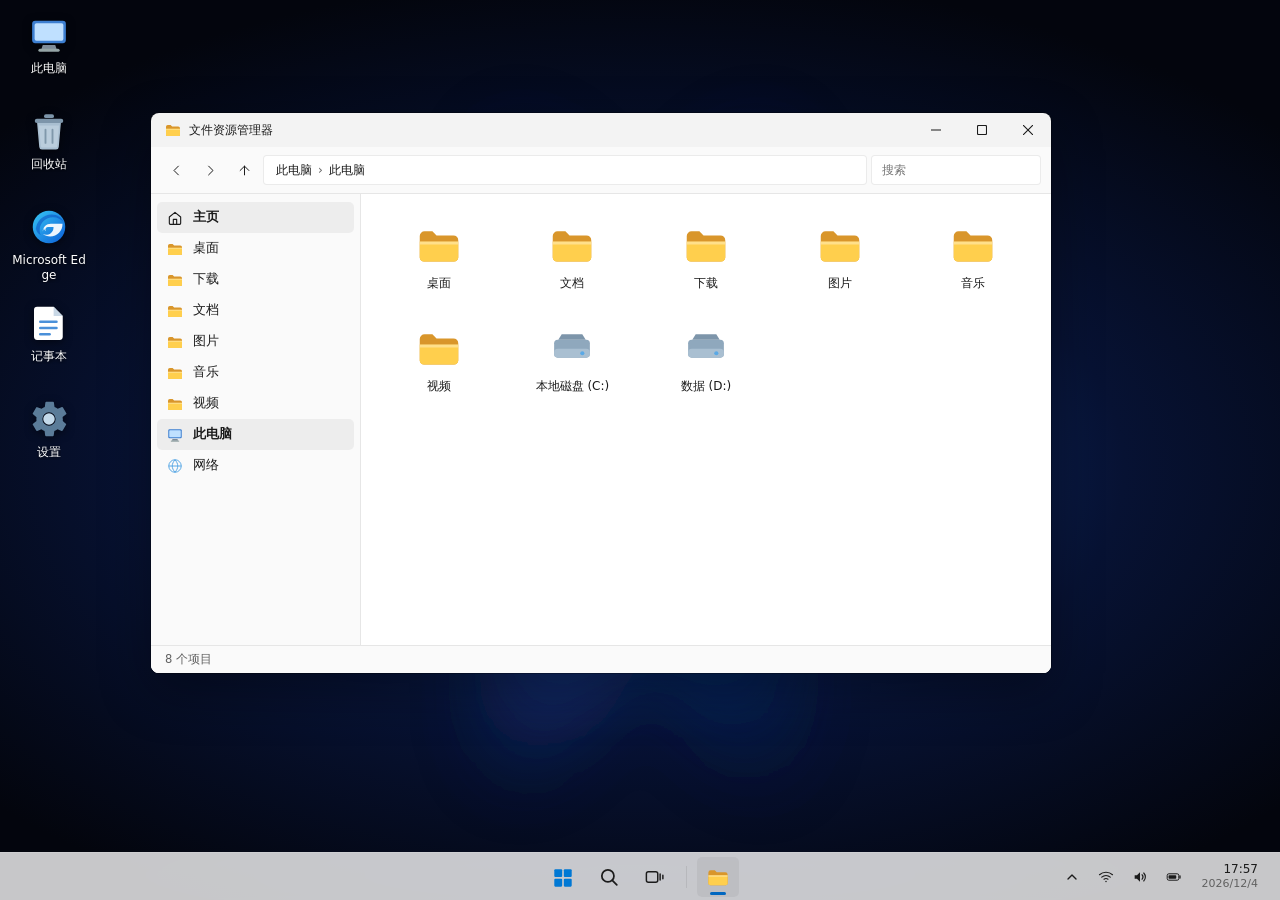
<file: wind11.html>
<!DOCTYPE html>
<html lang="zh-CN">
<head>
<meta charset="UTF-8">
<meta name="viewport" content="width=device-width,initial-scale=1">
<title>Windows 11</title>
<style>
:root{
  --tb:48px;
  --accent:#0067c0;
  --accent-text:#fff;
  --bg:#f3f3f3;
  --bg2:#fafafa;
  --bg3:#ffffff;
  --text:#1b1b1b;
  --dim:#616161;
  --line:rgba(0,0,0,.08);
  --hover:rgba(0,0,0,.05);
  --taskbar:rgba(243,243,243,.82);
  --panel:rgba(249,249,249,.86);
  --shadow:0 8px 32px rgba(0,0,0,.18),0 0 0 1px rgba(0,0,0,.06);
}
body.dark{
  --accent:#4cc2ff;
  --accent-text:#003350;
  --bg:#202020;
  --bg2:#272727;
  --bg3:#2d2d2d;
  --text:#f2f2f2;
  --dim:#a8a8a8;
  --line:rgba(255,255,255,.08);
  --hover:rgba(255,255,255,.06);
  --taskbar:rgba(32,32,32,.82);
  --panel:rgba(43,43,43,.86);
  --shadow:0 8px 32px rgba(0,0,0,.5),0 0 0 1px rgba(255,255,255,.07);
}
*{margin:0;padding:0;box-sizing:border-box}
html,body{height:100%;overflow:hidden}
body{
  font-family:"Segoe UI Variable Text","Segoe UI","Microsoft YaHei UI","Microsoft YaHei",system-ui,-apple-system,sans-serif;
  font-size:13px;color:var(--text);background:#04060d;
  -webkit-font-smoothing:antialiased;
  user-select:none;
}
input,textarea{user-select:text;font-family:inherit}
button{font-family:inherit;font-size:inherit;color:inherit;border:0;background:none;cursor:default}
svg{display:block}
::-webkit-scrollbar{width:12px;height:12px}
::-webkit-scrollbar-thumb{background:rgba(128,128,128,.45);border:4px solid transparent;background-clip:content-box;border-radius:8px}
::-webkit-scrollbar-thumb:hover{background:rgba(128,128,128,.7);background-clip:content-box}
::-webkit-scrollbar-track{background:transparent}

/* ============ 桌面 ============ */
#desktop{position:fixed;inset:0;overflow:hidden}
#wallpaper{position:absolute;inset:0;background:#04060d;transition:filter .25s}
#wallpaper svg{width:100%;height:100%}
#icons{position:absolute;top:0;left:0;right:0;bottom:var(--tb);padding:6px}
.dt-icon{
  position:absolute;width:86px;padding:8px 4px 6px;border-radius:4px;
  display:flex;flex-direction:column;align-items:center;gap:6px;
  color:#fff;font-size:12px;line-height:1.25;text-align:center;
  text-shadow:0 1px 4px rgba(0,0,0,.85);border:1px solid transparent;
}
.dt-icon svg{width:40px;height:40px;filter:drop-shadow(0 2px 4px rgba(0,0,0,.5))}
.dt-icon span{max-width:78px;overflow:hidden;display:-webkit-box;-webkit-line-clamp:2;-webkit-box-orient:vertical;word-break:break-all}
.dt-icon:hover{background:rgba(255,255,255,.13);border-color:rgba(255,255,255,.1)}
.dt-icon.sel{background:rgba(255,255,255,.22);border-color:rgba(255,255,255,.35)}

#windowLayer{position:absolute;inset:0 0 var(--tb) 0;pointer-events:none}

/* ============ 窗口 ============ */
.window{
  position:absolute;display:flex;flex-direction:column;overflow:hidden;
  background:var(--bg);color:var(--text);
  border-radius:8px;pointer-events:auto;
  box-shadow:0 18px 50px rgba(0,0,0,.35),0 0 0 1px rgba(0,0,0,.28);
  animation:winIn .16s cubic-bezier(.2,.9,.3,1);
  transition:box-shadow .15s,border-radius .1s;
}
body.dark .window{box-shadow:0 18px 50px rgba(0,0,0,.6),0 0 0 1px rgba(255,255,255,.1)}
.window.max{border-radius:0}
.window.closing{animation:winOut .13s ease-in forwards}
@keyframes winIn{from{transform:scale(.93);opacity:0}to{transform:scale(1);opacity:1}}
@keyframes winOut{to{transform:scale(.94);opacity:0}}
.window:not(.focused){box-shadow:0 12px 34px rgba(0,0,0,.22),0 0 0 1px rgba(0,0,0,.16)}
.window:not(.focused) .titlebar{opacity:.72}

.titlebar{height:34px;display:flex;align-items:center;flex:0 0 auto;font-size:12px;position:relative}
.tb-title{flex:1;display:flex;align-items:center;gap:8px;padding-left:14px;overflow:hidden;white-space:nowrap;min-width:0}
.tb-title svg{width:16px;height:16px;flex:0 0 auto}
.tb-title span{overflow:hidden;text-overflow:ellipsis}
.win-ctrl{display:flex;height:100%;flex:0 0 auto}
.wc{width:46px;height:100%;display:grid;place-items:center;transition:background .1s}
.wc svg{width:10px;height:10px;fill:none;stroke:currentColor;stroke-width:1.1}
.wc:hover{background:var(--hover)}
.wc-close:hover{background:#c42b1c;color:#fff}
.win-body{flex:1;overflow:hidden;position:relative;background:var(--bg3);display:flex;flex-direction:column}
.win-resize{position:absolute;right:0;bottom:0;width:14px;height:14px;cursor:nwse-resize;z-index:5}
.window.max .win-resize{display:none}

/* ============ 任务栏 ============ */
#taskbar{
  position:fixed;left:0;right:0;bottom:0;height:var(--tb);z-index:9000;
  background:var(--taskbar);
  backdrop-filter:blur(40px) saturate(180%);
  -webkit-backdrop-filter:blur(40px) saturate(180%);
  border-top:1px solid rgba(255,255,255,.12);
  display:grid;grid-template-columns:1fr auto 1fr;align-items:center;
  padding:0 8px;
}
body.dark #taskbar{border-top-color:rgba(255,255,255,.06)}
.tb-center{display:flex;align-items:center;gap:4px;justify-self:center}
.tb-btn{
  width:42px;height:40px;border-radius:5px;display:grid;place-items:center;
  position:relative;transition:background .1s;
}
.tb-btn svg{width:22px;height:22px}
.tb-btn:hover{background:var(--hover)}
.tb-btn.active{background:var(--hover)}
.tb-btn.active::after{
  content:'';position:absolute;bottom:2px;left:50%;transform:translateX(-50%);
  width:16px;height:3px;border-radius:2px;background:var(--accent);transition:width .15s;
}
.tb-btn.running::after{
  content:'';position:absolute;bottom:2px;left:50%;transform:translateX(-50%);
  width:6px;height:3px;border-radius:2px;background:var(--dim);opacity:.75;
}
.tb-btn.running.active::after{width:16px;background:var(--accent);opacity:1}
.tb-sep{width:1px;height:22px;background:var(--line);margin:0 6px}

.tb-tray{display:flex;align-items:center;gap:2px;justify-self:end;padding-right:4px}
.tray-btn{height:40px;padding:0 8px;border-radius:5px;display:flex;align-items:center;gap:6px;transition:background .1s}
.tray-btn:hover{background:var(--hover)}
.tray-btn svg{width:16px;height:16px}
#clock{height:40px;padding:0 10px;border-radius:5px;display:flex;flex-direction:column;justify-content:center;align-items:flex-end;font-size:12px;line-height:1.35;transition:background .1s}
#clock:hover{background:var(--hover)}
.tray-badge{position:absolute;transform:translate(12px,-10px);font-size:10px}

/* ============ 通用面板 ============ */
.panel{
  position:fixed;z-index:9500;background:var(--panel);
  backdrop-filter:blur(50px) saturate(180%);
  -webkit-backdrop-filter:blur(50px) saturate(180%);
  border:1px solid var(--line);border-radius:10px;box-shadow:var(--shadow);
  opacity:0;visibility:hidden;transform:translateY(24px) scale(.98);
  transition:opacity .18s,transform .22s cubic-bezier(.2,.9,.3,1),visibility .18s;
  pointer-events:none;
}
.panel.open{opacity:1;visibility:visible;transform:none;pointer-events:auto}

/* ============ 开始菜单 ============ */
#startMenu{
  left:50%;bottom:calc(var(--tb) + 8px);width:640px;margin-left:-320px;
  padding:26px 34px 14px;transform-origin:50% 100%;
  display:flex;flex-direction:column;max-height:min(700px,calc(100vh - 80px));
}
#startMenu.open{transform:none}
.sm-search{
  display:flex;align-items:center;gap:10px;height:36px;padding:0 14px;
  background:var(--bg3);border:1px solid var(--line);border-radius:18px;flex:0 0 auto;
}
body.dark .sm-search{background:#333}
.sm-search svg{width:16px;height:16px;color:var(--dim);flex:0 0 auto}
.sm-search input{flex:1;background:none;border:0;outline:none;font-size:13px;color:var(--text)}
.sm-search input::placeholder{color:var(--dim)}
.sm-head{display:flex;align-items:center;justify-content:space-between;margin:22px 0 10px;flex:0 0 auto}
.sm-head span{font-size:13px;font-weight:600}
.sm-more{font-size:12px;padding:5px 10px;border-radius:4px;background:var(--hover);display:flex;align-items:center;gap:5px}
.sm-more:hover{background:rgba(0,0,0,.09)}
body.dark .sm-more:hover{background:rgba(255,255,255,.1)}
.sm-grid{display:grid;grid-template-columns:repeat(6,1fr);gap:2px;flex:0 1 auto;overflow-y:auto}
.sm-item{
  display:flex;flex-direction:column;align-items:center;gap:8px;padding:14px 4px 12px;
  border-radius:6px;font-size:12px;transition:background .1s;
}
.sm-item:hover{background:var(--hover)}
.sm-item svg{width:32px;height:32px}
.sm-item span{max-width:76px;overflow:hidden;text-overflow:ellipsis;white-space:nowrap}
.sm-rec{display:grid;grid-template-columns:1fr 1fr;gap:2px;flex:0 0 auto}
.sm-rec-item{display:flex;align-items:center;gap:12px;padding:9px 10px;border-radius:6px;text-align:left}
.sm-rec-item:hover{background:var(--hover)}
.sm-rec-item svg{width:28px;height:28px;flex:0 0 auto}
.sm-rec-item .dim{color:var(--dim);font-size:11px;margin-top:2px}
.sm-foot{display:flex;align-items:center;justify-content:space-between;margin-top:16px;padding:10px 6px;border-top:1px solid var(--line);flex:0 0 auto}
.sm-user{display:flex;align-items:center;gap:10px;padding:6px 10px;border-radius:5px;font-size:13px}
.sm-user:hover{background:var(--hover)}
.av{width:30px;height:30px;border-radius:50%;background:linear-gradient(140deg,#5b8def,#7c4dff);display:grid;place-items:center;color:#fff;font-size:13px;font-weight:600}
.sm-power{width:40px;height:40px;border-radius:5px;display:grid;place-items:center}
.sm-power:hover{background:var(--hover)}
.sm-power svg{width:18px;height:18px}

/* ============ 快速设置 ============ */
#quickSettings{
  right:12px;bottom:calc(var(--tb) + 8px);width:360px;padding:20px 18px 16px;transform-origin:100% 100%;
}
.qs-grid{display:grid;grid-template-columns:repeat(3,1fr);gap:8px}
.qs-tile{
  background:var(--bg3);border:1px solid var(--line);border-radius:6px;
  padding:12px 10px;display:flex;flex-direction:column;align-items:center;gap:7px;
  font-size:11.5px;transition:.12s;min-height:76px;justify-content:center;
}
body.dark .qs-tile{background:#333}
.qs-tile svg{width:20px;height:20px}
.qs-tile.on{background:var(--accent);color:var(--accent-text);border-color:transparent}
.qs-tile.on svg{color:var(--accent-text)}
.qs-tile:hover{filter:brightness(.96)}
.qs-slider{display:flex;align-items:center;gap:12px;margin-top:16px}
.qs-slider svg{width:18px;height:18px;color:var(--dim);flex:0 0 auto}
input[type=range]{
  -webkit-appearance:none;appearance:none;flex:1;height:4px;border-radius:2px;
  background:linear-gradient(90deg,var(--accent) var(--p,70%),var(--line) var(--p,70%));
  outline:none;
}
input[type=range]::-webkit-slider-thumb{
  -webkit-appearance:none;width:16px;height:16px;border-radius:50%;
  background:var(--accent);border:4px solid var(--bg3);box-shadow:0 0 0 1px var(--line);
  cursor:pointer;
}
.qs-foot{display:flex;align-items:center;justify-content:space-between;margin-top:16px;padding-top:12px;border-top:1px solid var(--line);font-size:12px;color:var(--dim)}
.qs-foot svg{width:16px;height:16px}

/* ============ 通知中心 ============ */
#notifCenter{
  right:12px;bottom:calc(var(--tb) + 8px);width:380px;padding:16px;transform-origin:100% 100%;
  max-height:calc(100vh - 80px);overflow-y:auto;
}
.nc-notif{
  background:var(--bg3);border:1px solid var(--line);border-radius:8px;padding:12px 14px;
  display:flex;gap:12px;margin-bottom:10px;
}
body.dark .nc-notif{background:#333}
.nc-notif svg{width:26px;height:26px;flex:0 0 auto}
.nc-notif .t{font-size:12.5px;font-weight:600;margin-bottom:3px}
.nc-notif .d{font-size:11.5px;color:var(--dim);line-height:1.5}
.nc-cal{background:var(--bg3);border:1px solid var(--line);border-radius:8px;padding:14px}
body.dark .nc-cal{background:#333}
.nc-cal-head{display:flex;align-items:center;justify-content:space-between;margin-bottom:12px;font-size:13px;font-weight:600}
.nc-cal-grid{display:grid;grid-template-columns:repeat(7,1fr);gap:2px;text-align:center;font-size:11.5px}
.nc-cal-grid div{padding:6px 0;border-radius:50%;aspect-ratio:1;display:grid;place-items:center}
.nc-cal-grid .wk{color:var(--dim);font-size:11px}
.nc-cal-grid .today{background:var(--accent);color:#fff;font-weight:600}
.nc-cal-grid .oth{color:var(--dim);opacity:.45}

/* ============ 右键菜单 ============ */
#ctxMenu{
  position:fixed;z-index:9800;min-width:230px;padding:6px;
  background:var(--panel);backdrop-filter:blur(50px) saturate(180%);
  -webkit-backdrop-filter:blur(50px) saturate(180%);
  border:1px solid var(--line);border-radius:8px;box-shadow:var(--shadow);
  display:none;
}
#ctxMenu.open{display:block;animation:ctxIn .12s ease-out}
@keyframes ctxIn{from{opacity:0;transform:scale(.97)}to{opacity:1;transform:none}}
.ctx-item{display:flex;align-items:center;gap:12px;padding:9px 12px;border-radius:5px;font-size:12.5px;width:100%;text-align:left}
.ctx-item:hover{background:var(--hover)}
.ctx-item svg{width:16px;height:16px;color:var(--dim)}
.ctx-item .k{margin-left:auto;font-size:11px;color:var(--dim)}
.ctx-sep{height:1px;background:var(--line);margin:5px 8px}

/* ============ 快照预览 ============ */
#snapPreview{
  position:fixed;z-index:8000;border-radius:8px;pointer-events:none;
  background:rgba(140,180,255,.25);border:1px solid rgba(160,200,255,.6);
  backdrop-filter:blur(6px);opacity:0;transition:opacity .12s,all .13s cubic-bezier(.2,.9,.3,1);
}
#snapPreview.on{opacity:1}

/* ============ 关机层 ============ */
#shutdown{
  position:fixed;inset:0;z-index:99999;background:#000;color:#fff;
  display:flex;flex-direction:column;align-items:center;justify-content:center;gap:26px;
  opacity:0;visibility:hidden;transition:opacity .6s,visibility .6s;
}
#shutdown.on{opacity:1;visibility:visible}
.spin{width:34px;height:34px;border:3px solid rgba(255,255,255,.2);border-top-color:#fff;border-radius:50%;animation:sp .9s linear infinite}
@keyframes sp{to{transform:rotate(360deg)}}
#shutdown p{font-size:14px;color:#bbb;letter-spacing:.5px}

/* ============ 应用通用样式 ============ */
.app-toolbar{
  display:flex;align-items:center;gap:6px;padding:8px 12px;border-bottom:1px solid var(--line);
  flex:0 0 auto;background:var(--bg2);font-size:12px;
}
body.dark .app-toolbar{background:#2a2a2a}
.app-tool{
  padding:5px 10px;border-radius:4px;display:flex;align-items:center;gap:6px;transition:background .1s;
}
.app-tool:hover{background:var(--hover)}
.app-tool svg{width:15px;height:15px}
.dim{color:var(--dim)}

/* ---- 文件资源管理器 ---- */
.ex{display:flex;flex-direction:column;height:100%}
.ex-bar{display:flex;align-items:center;gap:4px;padding:8px 10px;border-bottom:1px solid var(--line);flex:0 0 auto;background:var(--bg2)}
body.dark .ex-bar{background:#2a2a2a}
.ex-ic{width:30px;height:30px;border-radius:5px;display:grid;place-items:center;transition:background .1s}
.ex-ic:hover{background:var(--hover)}
.ex-ic svg{width:15px;height:15px;stroke:currentColor;fill:none;stroke-width:1.6;stroke-linecap:round;stroke-linejoin:round}
.ex-addr{
  flex:1;height:30px;background:var(--bg3);border:1px solid var(--line);border-radius:4px;
  display:flex;align-items:center;padding:0 12px;font-size:12px;gap:6px;overflow:hidden;
}
body.dark .ex-addr{background:#333}
.ex-addr b{font-weight:400}
.ex-addr i{color:var(--dim);font-style:normal}
.ex-search input{
  width:170px;height:30px;background:var(--bg3);border:1px solid var(--line);border-radius:4px;
  padding:0 10px;outline:none;font-size:12px;color:var(--text);
}
body.dark .ex-search input{background:#333}
.ex-body{flex:1;display:flex;overflow:hidden}
.ex-side{
  width:210px;flex:0 0 auto;border-right:1px solid var(--line);padding:8px 6px;overflow-y:auto;background:var(--bg2);
}
body.dark .ex-side{background:#262626}
.ex-side-item{display:flex;align-items:center;gap:10px;padding:7px 10px;border-radius:5px;font-size:12.5px;width:100%;text-align:left}
.ex-side-item:hover{background:var(--hover)}
.ex-side-item.on{background:var(--hover);font-weight:600}
.ex-side-item svg{width:16px;height:16px;flex:0 0 auto}
.ex-main{flex:1;overflow-y:auto;padding:14px}
.ex-crumb{font-size:12px;color:var(--dim);margin-bottom:12px;display:flex;gap:6px;align-items:center}
.ex-grid{display:grid;grid-template-columns:repeat(auto-fill,minmax(110px,1fr));gap:6px}
.ex-item{
  display:flex;flex-direction:column;align-items:center;gap:8px;padding:14px 6px 12px;border-radius:6px;
  font-size:12px;text-align:center;transition:background .1s;border:1px solid transparent;
}
.ex-item:hover{background:var(--hover);border-color:var(--line)}
.ex-item svg{width:44px;height:44px}
.ex-item span{max-width:96px;overflow:hidden;text-overflow:ellipsis;white-space:nowrap}
.ex-status{flex:0 0 auto;border-top:1px solid var(--line);padding:6px 14px;font-size:11.5px;color:var(--dim);background:var(--bg2)}
body.dark .ex-status{background:#2a2a2a}

/* ---- 记事本 ---- */
.np{display:flex;flex-direction:column;height:100%}
.np-menu{display:flex;gap:2px;padding:4px 8px;border-bottom:1px solid var(--line);font-size:12.5px;background:var(--bg2);flex:0 0 auto}
body.dark .np-menu{background:#2a2a2a}
.np-menu button{padding:5px 11px;border-radius:4px}
.np-menu button:hover{background:var(--hover)}
.np textarea{
  flex:1;border:0;outline:none;resize:none;padding:16px 18px;font-size:14px;line-height:1.65;
  background:var(--bg3);color:var(--text);font-family:"Consolas","Cascadia Mono","Microsoft YaHei",monospace;
}
.np-status{flex:0 0 auto;border-top:1px solid var(--line);padding:5px 14px;font-size:11.5px;color:var(--dim);display:flex;gap:20px;background:var(--bg2)}
body.dark .np-status{background:#2a2a2a}

/* ---- 计算器 ---- */
.calc{display:flex;flex-direction:column;height:100%;padding:0 8px 8px}
.calc-mode{font-size:14px;font-weight:600;padding:14px 12px 8px;flex:0 0 auto}
.calc-disp{
  padding:8px 12px 14px;text-align:right;font-size:42px;font-weight:600;
  overflow:hidden;white-space:nowrap;flex:0 0 auto;letter-spacing:-1px;
}
.calc-hist{text-align:right;font-size:12px;color:var(--dim);padding:0 12px 4px;height:16px;overflow:hidden}
.calc-keys{flex:1;display:grid;grid-template-columns:repeat(4,1fr);gap:3px}
.calc-keys button{
  border-radius:5px;background:var(--bg2);font-size:15px;transition:background .1s;
  display:grid;place-items:center;
}
body.dark .calc-keys button{background:#3a3a3a}
.calc-keys button:hover{background:var(--hover)}
body.dark .calc-keys button:hover{background:#454545}
.calc-keys button.fn{font-size:13px}
.calc-keys button.eq{background:var(--accent);color:#fff}
.calc-keys button.eq:hover{filter:brightness(1.15)}
body.dark .calc-keys button.eq{color:#00243a}

/* ---- 终端 ---- */
.term{flex:1;background:#0c0c0c;color:#ccc;font-family:"Cascadia Mono","Consolas",monospace;font-size:13px;padding:12px 14px;overflow-y:auto;line-height:1.5}
.term .l{white-space:pre-wrap;word-break:break-all}
.term .ok{color:#16c60c}
.term .in{color:#fff}
.term-in{display:flex;gap:0;flex-wrap:wrap}
.term-in input{
  flex:1;min-width:120px;background:none;border:0;outline:none;color:#fff;
  font-family:inherit;font-size:inherit;caret-color:#fff;
}

/* ---- 设置 ---- */
.st{display:flex;height:100%}
.st-side{
  width:280px;flex:0 0 auto;padding:14px 10px;overflow-y:auto;background:var(--bg2);border-right:1px solid var(--line);
}
body.dark .st-side{background:#262626}
.st-user{display:flex;align-items:center;gap:12px;padding:8px 12px 18px}
.st-user .av{width:38px;height:38px;font-size:15px}
.st-user .n{font-size:13px}
.st-user .e{font-size:11px;color:var(--dim);margin-top:2px}
.st-nav button{
  display:flex;align-items:center;gap:12px;width:100%;padding:9px 12px;border-radius:5px;
  font-size:12.5px;text-align:left;position:relative;margin-bottom:1px;
}
.st-nav button:hover{background:var(--hover)}
.st-nav button.on{background:var(--hover);font-weight:600}
.st-nav button.on::before{
  content:'';position:absolute;left:0;top:50%;transform:translateY(-50%);
  width:3px;height:16px;border-radius:2px;background:var(--accent);
}
.st-nav svg{width:16px;height:16px;flex:0 0 auto}
.st-main{flex:1;overflow-y:auto;padding:26px 32px}
.st-title{font-size:22px;font-weight:600;margin-bottom:20px}
.st-card{
  background:var(--bg2);border:1px solid var(--line);border-radius:8px;padding:16px 20px;margin-bottom:12px;
  display:flex;align-items:center;gap:16px;
}
body.dark .st-card{background:#2c2c2c}
.st-card svg{width:24px;height:24px;flex:0 0 auto;color:var(--accent)}
.st-card .tt{font-size:13px;font-weight:600;margin-bottom:3px}
.st-card .ss{font-size:11.5px;color:var(--dim)}
.st-row{display:flex;align-items:center;justify-content:space-between;padding:14px 0;border-bottom:1px solid var(--line);font-size:13px}
.st-row:last-child{border:0}
.theme-pick{display:flex;gap:14px;margin-top:6px}
.theme-opt{text-align:center;font-size:12px}
.theme-thumb{
  width:110px;height:72px;border-radius:6px;border:2px solid transparent;margin-bottom:8px;overflow:hidden;
  display:flex;flex-direction:column;
}
.theme-opt.on .theme-thumb{border-color:var(--accent)}
.theme-thumb .tt{flex:1}
.theme-thumb .bb{height:14px}
.swatch{display:flex;gap:10px;flex-wrap:wrap;margin-top:8px}
.swatch button{width:32px;height:32px;border-radius:5px;border:2px solid transparent}
.swatch button.on{border-color:var(--text);outline:2px solid var(--bg3);outline-offset:-4px}

/* ---- 浏览器 ---- */
.br{display:flex;flex-direction:column;height:100%}
.br-tabs{display:flex;align-items:flex-end;gap:2px;padding:6px 8px 0;background:var(--bg2);flex:0 0 auto}
body.dark .br-tabs{background:#242424}
.br-tab{
  padding:8px 14px;border-radius:8px 8px 0 0;font-size:12px;display:flex;align-items:center;gap:8px;
  background:var(--bg3);max-width:200px;
}
body.dark .br-tab{background:#333}
.br-tab svg{width:14px;height:14px}
.br-bar{display:flex;align-items:center;gap:8px;padding:8px 10px;background:var(--bg3);border-bottom:1px solid var(--line);flex:0 0 auto}
body.dark .br-bar{background:#333}
.br-bar .url{
  flex:1;height:32px;border-radius:16px;background:var(--bg2);display:flex;align-items:center;gap:8px;
  padding:0 14px;font-size:12.5px;color:var(--dim);
}
body.dark .br-bar .url{background:#242424}
.br-page{flex:1;overflow-y:auto;background:#fff;color:#202124;padding:0}
body.dark .br-page{background:#1e1e1e;color:#e0e0e0}
.br-hero{
  height:220px;background:linear-gradient(135deg,#0b5ed7,#4cc2ff 60%,#7c4dff);
  display:flex;flex-direction:column;align-items:center;justify-content:center;gap:16px;color:#fff;
}
.br-hero h1{font-size:30px;font-weight:600;letter-spacing:.5px}
.br-search{
  width:min(560px,80%);height:44px;border-radius:22px;background:#fff;display:flex;align-items:center;
  padding:0 20px;box-shadow:0 6px 22px rgba(0,0,0,.25);color:#555;font-size:13.5px;gap:10px;
}
.br-tiles{display:grid;grid-template-columns:repeat(auto-fill,minmax(140px,1fr));gap:14px;padding:26px 30px}
.br-tile{
  border:1px solid #e3e3e3;border-radius:10px;padding:16px;background:#fafafa;transition:.15s;
}
body.dark .br-tile{background:#2a2a2a;border-color:#3a3a3a}
.br-tile:hover{box-shadow:0 4px 16px rgba(0,0,0,.12);transform:translateY(-2px)}
.br-tile .ic{width:34px;height:34px;border-radius:8px;margin-bottom:10px;display:grid;place-items:center;color:#fff;font-weight:700;font-size:15px}
.br-tile .n{font-size:13px;font-weight:600;margin-bottom:4px}
.br-tile .u{font-size:11.5px;color:#888}

/* ---- 照片 ---- */
.ph{padding:18px;overflow-y:auto;height:100%}
.ph h2{font-size:18px;font-weight:600;margin-bottom:14px}
.ph-grid{display:grid;grid-template-columns:repeat(auto-fill,minmax(160px,1fr));gap:12px}
.ph-item{
  aspect-ratio:4/3;border-radius:8px;overflow:hidden;position:relative;
  transition:.18s;border:1px solid var(--line);
}
.ph-item:hover{transform:scale(1.03);box-shadow:0 8px 22px rgba(0,0,0,.25)}
.ph-item span{position:absolute;left:0;right:0;bottom:0;padding:20px 10px 8px;font-size:11px;color:#fff;background:linear-gradient(transparent,rgba(0,0,0,.6))}

/* ---- 商店 ---- */
.sto{padding:20px 24px;overflow-y:auto;height:100%}
.sto h2{font-size:18px;font-weight:600;margin-bottom:16px}
.sto-grid{display:grid;grid-template-columns:repeat(auto-fill,minmax(150px,1fr));gap:16px}
.sto-card{text-align:center;padding:16px;border-radius:8px;border:1px solid var(--line);transition:.15s}
.sto-card:hover{background:var(--hover)}
.sto-card svg{width:52px;height:52px;margin:0 auto 12px}
.sto-card .n{font-size:12.5px;font-weight:600;margin-bottom:10px}
.sto-card .btn{font-size:11.5px;padding:5px 18px;border-radius:4px;background:var(--accent);color:#fff;display:inline-block}

/* ---- 空状态 ---- */
.empty{
  flex:1;display:flex;flex-direction:column;align-items:center;justify-content:center;gap:14px;color:var(--dim);
}
.empty svg{width:72px;height:72px;opacity:.35}
</style>
</head>
<body>

<div id="desktop">
  <div id="wallpaper"></div>
  <div id="icons"></div>
  <div id="windowLayer"></div>
  <div id="snapPreview"></div>
</div>

<div id="taskbar">
  <div></div>
  <div class="tb-center">
    <button class="tb-btn" id="startBtn" title="开始"></button>
    <button class="tb-btn" id="searchBtn" title="搜索"></button>
    <button class="tb-btn" id="taskViewBtn" title="任务视图"></button>
    <div class="tb-sep"></div>
    <div id="tbApps" style="display:flex;gap:4px"></div>
  </div>
  <div class="tb-tray">
    <button class="tray-btn" id="trayChevron" title="显示隐藏的图标"></button>
    <button class="tray-btn" id="trayNet" title="网络"></button>
    <button class="tray-btn" id="trayVol" title="音量"></button>
    <button class="tray-btn" id="trayBat" title="电池"></button>
    <button id="clock">
      <div id="clockTime">--:--</div>
      <div id="clockDate" style="font-size:11px;color:var(--dim)">----/--/--</div>
    </button>
  </div>
</div>

<div id="startMenu" class="panel"></div>
<div id="quickSettings" class="panel"></div>
<div id="notifCenter" class="panel"></div>
<div id="ctxMenu"></div>
<div id="shutdown"><div class="spin"></div><p>正在关机…</p></div>

<script>
/* =========================================================
   1. 图标库
   ========================================================= */
const I = {
  win:`<svg viewBox="0 0 24 24"><rect x="2.5" y="3.5" width="8.6" height="8.6" rx="1.1" fill="#0078d4"/><rect x="12.9" y="3.5" width="8.6" height="8.6" rx="1.1" fill="#0078d4"/><rect x="2.5" y="13.9" width="8.6" height="8.6" rx="1.1" fill="#0078d4"/><rect x="12.9" y="13.9" width="8.6" height="8.6" rx="1.1" fill="#0078d4"/></svg>`,

  search:`<svg viewBox="0 0 24 24" fill="none" stroke="currentColor" stroke-width="1.9" stroke-linecap="round"><circle cx="10.8" cy="10.8" r="6.6"/><path d="M15.6 15.6L20.5 20.5"/></svg>`,

  taskview:`<svg viewBox="0 0 24 24" fill="none" stroke="currentColor" stroke-width="1.6"><rect x="2.6" y="6.2" width="12.4" height="11.6" rx="2.2"/><path d="M17.6 8.6v6.8M20.6 10.2v3.6" stroke-linecap="round"/></svg>`,

  folder:`<svg viewBox="0 0 32 32"><path d="M2 9.5A3.5 3.5 0 0 1 5.5 6h5.7l3 3H26.5A3.5 3.5 0 0 1 30 12.5V25a3 3 0 0 1-3 3H5a3 3 0 0 1-3-3V9.5z" fill="#d9962b"/><path d="M2 13.4h28V25a3 3 0 0 1-3 3H5a3 3 0 0 1-3-3V13.4z" fill="#ffcf4d"/><path d="M2 13.4h28v2.2H2z" fill="#fff" opacity=".35"/></svg>`,

  pc:`<svg viewBox="0 0 32 32"><rect x="2.5" y="4.5" width="27" height="18" rx="2.5" fill="#3d7fd1"/><rect x="4.5" y="6.5" width="23" height="14" rx="1.5" fill="#bfe0ff"/><path d="M11 24h10l1.2 3.5H9.8L11 24z" fill="#7f8c99"/><rect x="7.5" y="27" width="17" height="2.4" rx="1.2" fill="#95a5a6"/></svg>`,

  recycle:`<svg viewBox="0 0 32 32"><path d="M6.5 9.5h19l-1.7 19.2a2.2 2.2 0 0 1-2.2 2H10.4a2.2 2.2 0 0 1-2.2-2L6.5 9.5z" fill="#a9bfd1"/><path d="M8 11.5h16l-1.4 16.4a1.4 1.4 0 0 1-1.4 1.3H10.8a1.4 1.4 0 0 1-1.4-1.3L8 11.5z" fill="#c8d9e6" opacity=".55"/><rect x="4.6" y="6.2" width="22.8" height="3.4" rx="1.7" fill="#7d95aa"/><rect x="12" y="2.6" width="8" height="3" rx="1.5" fill="#7d95aa"/><g stroke="#8098ab" stroke-width="1.5" stroke-linecap="round"><path d="M13.2 15v10.5M18.8 15v10.5"/></g></svg>`,

  notepad:`<svg viewBox="0 0 32 32"><path d="M6.5 3h13.2L27 10.3V27a2.5 2.5 0 0 1-2.5 2.5h-18A2.5 2.5 0 0 1 4 27V5.5A2.5 2.5 0 0 1 6.5 3z" fill="#ffffff"/><path d="M19.7 3L27 10.3h-7.3V3z" fill="#c9d8e6"/><g fill="#4a90d9"><rect x="8" y="14" width="15" height="2" rx="1"/><rect x="8" y="19" width="15" height="2" rx="1"/><rect x="8" y="24" width="9.5" height="2" rx="1"/></g></svg>`,

  calc:`<svg viewBox="0 0 32 32"><rect x="5" y="2.5" width="22" height="27" rx="3.2" fill="#4b5768"/><rect x="8" y="5.5" width="16" height="5.5" rx="1.4" fill="#a7e8bd"/><g fill="#dfe7ef"><rect x="8" y="14" width="4" height="3.2" rx="1"/><rect x="14" y="14" width="4" height="3.2" rx="1"/><rect x="20" y="14" width="4" height="3.2" rx="1"/><rect x="8" y="19.4" width="4" height="3.2" rx="1"/><rect x="14" y="19.4" width="4" height="3.2" rx="1"/><rect x="20" y="19.4" width="4" height="3.2" rx="1"/><rect x="8" y="24.8" width="10" height="3.2" rx="1"/></g><rect x="20" y="24.8" width="4" height="3.2" rx="1" fill="#5aa9e6"/></svg>`,

  terminal:`<svg viewBox="0 0 32 32"><rect x="2.5" y="4.5" width="27" height="23" rx="3" fill="#1c1c1c"/><rect x="2.5" y="4.5" width="27" height="4.5" rx="3" fill="#333"/><path d="M7.5 13.5l4 3.8-4 3.8" stroke="#4ec9b0" stroke-width="2.2" fill="none" stroke-linecap="round" stroke-linejoin="round"/><rect x="14.5" y="20" width="8" height="2.2" rx="1.1" fill="#dcdcaa"/></svg>`,

  settings:`<svg viewBox="0 0 32 32"><path d="M16 21.3a5.3 5.3 0 1 1 0-10.6 5.3 5.3 0 0 1 0 10.6zm11-5.3c0-.5-.04-1-.1-1.5l2.8-2.2a.7.7 0 0 0 .17-.9l-2.7-4.6a.7.7 0 0 0-.85-.3l-3.3 1.32a9.7 9.7 0 0 0-2.6-1.5l-.5-3.5a.7.7 0 0 0-.7-.6h-5.4a.7.7 0 0 0-.7.6l-.5 3.5c-.93.37-1.8.88-2.55 1.5L6.6 6.5a.7.7 0 0 0-.85.3L3.05 11.4a.7.7 0 0 0 .17.9L6 14.5a10.4 10.4 0 0 0 0 3l-2.78 2.2a.7.7 0 0 0-.17.9l2.7 4.6c.16.28.5.4.85.3l3.3-1.32c.76.62 1.62 1.13 2.55 1.5l.5 3.5c.05.35.35.6.7.6h5.4c.35 0 .65-.25.7-.6l.5-3.5c.93-.37 1.8-.88 2.55-1.5l3.3 1.32c.35.1.7 0 .85-.3l2.7-4.6a.7.7 0 0 0-.17-.9L27 17.5c.06-.5.1-1 .1-1.5z" fill="#5b7c99"/><circle cx="16" cy="16" r="4.6" fill="#c3d9ea"/></svg>`,

  edge:`<svg viewBox="0 0 32 32"><defs><linearGradient id="eg1" x1="0" y1="0" x2="1" y2="1"><stop offset="0" stop-color="#37c6f4"/><stop offset="1" stop-color="#0b5ed7"/></linearGradient></defs><circle cx="16" cy="16" r="13" fill="url(#eg1)"/><path d="M5.5 18.5C5.5 11.6 11.2 6 18.2 6c4.6 0 8.3 2.6 9.6 6.3-1.9-2.6-5-4.2-8.6-4.2-5.9 0-10.7 4.6-10.7 10.4 0 1.4.3 2.7.8 3.9-2.3-1.1-3.8-3.3-3.8-6z" fill="#0a4fbf" opacity=".55"/><path d="M11 19.6c0-3.5 2.9-6.3 6.5-6.3h9.3c.2 5.6-4.2 10.2-9.9 10.2-2.2 0-4.3-.7-5.9-2 2.1 1 4.6.8 6.4-.6 1.4-1 2.2-2.6 2.2-4.3v-.6h-4.4c-1.2 0-2.1 1-2.1 2.1 0 .5.2.9.4 1.2-.9-.5-1.5-1.4-1.5-2.5z" fill="#fff" opacity=".92"/></svg>`,

  photos:`<svg viewBox="0 0 32 32"><rect x="3" y="5" width="26" height="22" rx="2.6" fill="#f0f4f8"/><rect x="3" y="5" width="26" height="22" rx="2.6" fill="none" stroke="#c9d8e6" stroke-width="1"/><circle cx="11" cy="12" r="2.6" fill="#ffcf4d"/><path d="M4.5 25l7.5-8 5 5.2 4-4L27.5 25z" fill="#4caf7d"/><path d="M14 22l3.5-4 6.5 7H12z" fill="#2e8b5a" opacity=".55"/></svg>`,

  store:`<svg viewBox="0 0 32 32"><path d="M6 10h20l-1.6 17.2a2 2 0 0 1-2 1.8H9.6a2 2 0 0 1-2-1.8L6 10z" fill="#0f9bf0"/><path d="M11.5 12V8.5a4.5 4.5 0 0 1 9 0V12" fill="none" stroke="#0b6fbf" stroke-width="2" stroke-linecap="round"/><rect x="13" y="16" width="6" height="6" rx="1.2" fill="#fff"/></svg>`,

  clock:`<svg viewBox="0 0 32 32"><circle cx="16" cy="16" r="13" fill="#3d7fd1"/><circle cx="16" cy="16" r="11" fill="#fff"/><path d="M16 9v7.4l5 3" stroke="#3d7fd1" stroke-width="2.2" fill="none" stroke-linecap="round" stroke-linejoin="round"/></svg>`,

  calendar:`<svg viewBox="0 0 32 32"><rect x="3.5" y="5.5" width="25" height="22" rx="3" fill="#fff" stroke="#c9d8e6"/><rect x="3.5" y="5.5" width="25" height="6.5" rx="3" fill="#e8484a"/><rect x="3.5" y="9" width="25" height="3" fill="#e8484a"/><g fill="#7f8c99"><rect x="8" y="16" width="4" height="3.4" rx="1"/><rect x="14" y="16" width="4" height="3.4" rx="1"/><rect x="20" y="16" width="4" height="3.4" rx="1"/><rect x="8" y="22" width="4" height="3.4" rx="1"/><rect x="14" y="22" width="4" height="3.4" rx="1"/><rect x="20" y="22" width="4" height="3.4" rx="1"/></g></svg>`,

  weather:`<svg viewBox="0 0 32 32"><circle cx="12" cy="12" r="6" fill="#ffcf4d"/><path d="M12 2.5v3M12 18.5v3M2.5 12h3M18.5 12h3M5.3 5.3l2.1 2.1M16.6 16.6l2.1 2.1M18.7 5.3l-2.1 2.1M7.4 16.6l-2.1 2.1" stroke="#ffcf4d" stroke-width="2" stroke-linecap="round"/><path d="M13 25.5a5 5 0 0 1 .6-9.9 6.5 6.5 0 0 1 12.3 1.6 4.2 4.2 0 0 1-.9 8.3H13z" fill="#e6eef6"/></svg>`,

  mail:`<svg viewBox="0 0 32 32"><rect x="3" y="7" width="26" height="18" rx="2.6" fill="#0f9bf0"/><path d="M3.8 8.4L16 17.5l12.2-9.1" fill="none" stroke="#fff" stroke-width="2" stroke-linejoin="round"/></svg>`,

  music:`<svg viewBox="0 0 32 32"><rect x="3" y="3" width="26" height="26" rx="6" fill="#e8484a"/><path d="M19 8.5v11.2a2.6 2.6 0 1 1-2-2.5V11l-6 1.5v9.2a2.6 2.6 0 1 1-2-2.5V10z" fill="#fff"/></svg>`,

  camera:`<svg viewBox="0 0 32 32"><rect x="2.5" y="8" width="27" height="17" rx="3.4" fill="#5b7c99"/><rect x="11" y="4.5" width="10" height="4.5" rx="1.6" fill="#5b7c99"/><circle cx="16" cy="16.5" r="6" fill="#c3d9ea"/><circle cx="16" cy="16.5" r="3.6" fill="#2c3e50"/></svg>`,

  maps:`<svg viewBox="0 0 32 32"><path d="M3 7.5l8.5-3 9 3 8.5-3v20l-8.5 3-9-3-8.5 3v-20z" fill="#8fd18f"/><path d="M11.5 4.5v20M20.5 7.5v20" stroke="#5aa85a" stroke-width="1.4"/><circle cx="16" cy="14" r="3.4" fill="#e8484a"/><path d="M16 25l-3-6h6l-3 6z" fill="#e8484a"/></svg>`,

  xbox:`<svg viewBox="0 0 32 32"><circle cx="16" cy="16" r="13" fill="#107c10"/><path d="M9 8.5c3.5 3 7 7.5 9.5 12.5-3 2.5-8 2.5-11 0 1-4.5 1-9.5 1.5-12.5z" fill="#fff" opacity=".9"/><path d="M23 8.5c-3.5 3-7 7.5-9.5 12.5 3 2.5 8 2.5 11 0-1-4.5-1-9.5-1.5-12.5z" fill="#fff" opacity=".9"/></svg>`,

  word:`<svg viewBox="0 0 32 32"><rect x="5" y="3" width="22" height="26" rx="2.6" fill="#2b579a"/><path d="M9 10l2.2 12h2.4l1.4-7.6L16.4 22h2.4L21 10h-2.2l-1.3 8.2L16 10h-2.2l-1.5 8.2L11.2 10z" fill="#fff"/></svg>`,

  excel:`<svg viewBox="0 0 32 32"><rect x="5" y="3" width="22" height="26" rx="2.6" fill="#217346"/><path d="M10 10l4 6-4 6h2.6l2.7-4.2L18 22h2.6l-4.1-6 4.1-6h-2.6l-2.7 4.2L12.6 10z" fill="#fff"/></svg>`,

  power:`<svg viewBox="0 0 24 24" fill="none" stroke="currentColor" stroke-width="1.8" stroke-linecap="round"><path d="M12 3v8"/><path d="M6.5 6.5a8 8 0 1 0 11 0"/></svg>`,

  wifi:`<svg viewBox="0 0 24 24" fill="none" stroke="currentColor" stroke-width="1.7" stroke-linecap="round"><path d="M2.2 8.6a15 15 0 0 1 19.6 0"/><path d="M5.6 12.1a10 10 0 0 1 12.8 0"/><path d="M9 15.4a5 5 0 0 1 6 0"/><circle cx="12" cy="18.9" r="1.15" fill="currentColor" stroke="none"/></svg>`,

  volume:`<svg viewBox="0 0 24 24" fill="currentColor"><path d="M4 9.2v5.6h3.4L12 19V5L7.4 9.2H4z"/><path d="M15 8.6a5 5 0 0 1 0 6.8" fill="none" stroke="currentColor" stroke-width="1.7" stroke-linecap="round"/><path d="M17.6 6a8.6 8.6 0 0 1 0 12" fill="none" stroke="currentColor" stroke-width="1.7" stroke-linecap="round"/></svg>`,

  battery:`<svg viewBox="0 0 24 24"><rect x="1.8" y="7.2" width="17.4" height="9.6" rx="2.4" fill="none" stroke="currentColor" stroke-width="1.5"/><rect x="3.8" y="9.2" width="11.6" height="5.6" rx="1.2" fill="currentColor"/><path d="M21 10.4v3.2" stroke="currentColor" stroke-width="1.9" stroke-linecap="round"/></svg>`,

  chevron:`<svg viewBox="0 0 24 24" fill="none" stroke="currentColor" stroke-width="2" stroke-linecap="round" stroke-linejoin="round"><path d="M6 15l6-6 6 6"/></svg>`,

  bluetooth:`<svg viewBox="0 0 24 24" fill="none" stroke="currentColor" stroke-width="1.8" stroke-linecap="round" stroke-linejoin="round"><path d="M7.5 7.5l9 9-4.5 4V3.5l4.5 4-9 9"/></svg>`,

  plane:`<svg viewBox="0 0 24 24" fill="currentColor"><path d="M21.5 12.5l-7-1.8V6.2c0-1-.7-1.7-1.5-1.7s-1.5.7-1.5 1.7v4.5l-7 1.8v2l7-1.6v3.9l-2.5 1.4v1.6l4-1 4 1v-1.6l-2.5-1.4v-3.9l7 1.6v-2z"/></svg>`,

  moon:`<svg viewBox="0 0 24 24" fill="currentColor"><path d="M20.5 14.8A8.6 8.6 0 0 1 9.2 3.5a8.8 8.8 0 1 0 11.3 11.3z"/></svg>`,

  leaf:`<svg viewBox="0 0 24 24" fill="currentColor"><path d="M5 19c0-7 5-13 14-13 0 9-5 14-12 14-1 0-2 0-2-1zm2-1c3-4 7-6 11-7-4 2-8 5-10 8z"/></svg>`,

  a11y:`<svg viewBox="0 0 24 24" fill="currentColor"><circle cx="12" cy="4.6" r="1.9"/><path d="M20 8.2c0 .6-.5 1-1 1l-5 .5v3l2.5 6.5c.2.6-.1 1.2-.7 1.4-.6.2-1.2-.1-1.4-.7L12 14.6 9.6 20c-.2.6-.8.9-1.4.7-.6-.2-.9-.8-.7-1.4L10 12.7v-3l-5-.5c-.6-.1-1-.5-1-1s.5-1 1-.9l7 .5 7-.5c.5 0 1 .3 1 .9z"/></svg>`,

  sun:`<svg viewBox="0 0 24 24" fill="currentColor"><circle cx="12" cy="12" r="4.4"/><path d="M12 2.5v2.6M12 18.9v2.6M2.5 12h2.6M18.9 12h2.6M5.2 5.2l1.9 1.9M16.9 16.9l1.9 1.9M18.8 5.2l-1.9 1.9M7.1 16.9l-1.9 1.9" stroke="currentColor" stroke-width="1.8" stroke-linecap="round"/></svg>`,

  refresh:`<svg viewBox="0 0 24 24" fill="none" stroke="currentColor" stroke-width="1.8" stroke-linecap="round" stroke-linejoin="round"><path d="M20 11a8 8 0 1 0-.7 4.5"/><path d="M20 5v6h-6"/></svg>`,

  display:`<svg viewBox="0 0 24 24" fill="none" stroke="currentColor" stroke-width="1.7"><rect x="2.5" y="4.5" width="19" height="13" rx="2"/><path d="M8 20.5h8M12 17.5v3" stroke-linecap="round"/></svg>`,

  person:`<svg viewBox="0 0 24 24" fill="none" stroke="currentColor" stroke-width="1.7"><circle cx="12" cy="8" r="3.8"/><path d="M4.5 20.5a7.5 7.5 0 0 1 15 0" stroke-linecap="round"/></svg>`,

  home:`<svg viewBox="0 0 24 24" fill="none" stroke="currentColor" stroke-width="1.7" stroke-linejoin="round"><path d="M3.5 10.5L12 3.5l8.5 7v9.5a1.5 1.5 0 0 1-1.5 1.5H5a1.5 1.5 0 0 1-1.5-1.5z"/><path d="M9.5 21v-7h5v7"/></svg>`,

  doc:`<svg viewBox="0 0 32 32"><path d="M7 3h12.5L27 10.5V27a2 2 0 0 1-2 2H7a2 2 0 0 1-2-2V5a2 2 0 0 1 2-2z" fill="#ffffff" stroke="#c9d8e6" stroke-width="1"/><path d="M19.5 3L27 10.5h-7.5V3z" fill="#c9d8e6"/><g fill="#8fa8bd"><rect x="9" y="14" width="14" height="1.8" rx=".9"/><rect x="9" y="18" width="14" height="1.8" rx=".9"/><rect x="9" y="22" width="9" height="1.8" rx=".9"/></g></svg>`,

  img:`<svg viewBox="0 0 32 32"><rect x="4" y="6" width="24" height="20" rx="2.6" fill="#eef4fa" stroke="#c9d8e6"/><circle cx="11.5" cy="13" r="2.4" fill="#ffcf4d"/><path d="M5.5 24l7-7.5 4.7 5 3.8-3.8L26.5 24z" fill="#4caf7d"/></svg>`,

  musicf:`<svg viewBox="0 0 32 32"><rect x="5" y="4" width="22" height="24" rx="2.6" fill="#f0f4f8" stroke="#c9d8e6"/><path d="M19 9v10.3a2.4 2.4 0 1 1-1.8-2.3V11l-5.4 1.4v8.6a2.4 2.4 0 1 1-1.8-2.3V13z" fill="#5b7c99"/></svg>`,

  drive:`<svg viewBox="0 0 32 32"><rect x="3" y="10" width="26" height="13" rx="2.6" fill="#8fa8bd"/><rect x="3" y="16.5" width="26" height="6.5" rx="2.6" fill="#a9bfd1"/><circle cx="23.5" cy="19.8" r="1.5" fill="#5aa9e6"/><path d="M6 10l2.5-4h15L26 10z" fill="#7d95aa"/></svg>`,

  net:`<svg viewBox="0 0 32 32"><circle cx="16" cy="16" r="12.5" fill="none" stroke="#5aa9e6" stroke-width="2"/><path d="M3.5 16h25M16 3.5c3.5 4 5.5 8.3 5.5 12.5S19.5 24.5 16 28.5c-3.5-4-5.5-8.3-5.5-12.5S12.5 7.5 16 3.5z" fill="none" stroke="#5aa9e6" stroke-width="2"/></svg>`
};

/* 窗口控制图标 */
const ICON_MIN = `<svg viewBox="0 0 10 10"><path d="M0 5h10"/></svg>`;
const ICON_MAX = `<svg viewBox="0 0 10 10"><rect x=".5" y=".5" width="9" height="9" rx="1"/></svg>`;
const ICON_RESTORE = `<svg viewBox="0 0 10 10"><rect x=".5" y="2.5" width="7" height="7" rx="1"/><path d="M2.5 2.5V.5h7v7h-2"/></svg>`;
const ICON_CLOSE = `<svg viewBox="0 0 10 10"><path d="M0 0l10 10M10 0L0 10"/></svg>`;

/* =========================================================
   2. 壁纸（Windows 11 Bloom 风格）
   ========================================================= */
(function buildWallpaper(){
  const petals = [];
  const grads = [
    ['#7cc4ff','#1b3a8f'],
    ['#4a7dff','#101f5c'],
    ['#a78bfa','#2a1d6b'],
    ['#38bdf8','#0b2a6b'],
    ['#7cc4ff','#1b3a8f'],
    ['#4a7dff','#101f5c'],
    ['#a78bfa','#2a1d6b'],
    ['#38bdf8','#0b2a6b']
  ];
  let defs = '';
  grads.forEach((g,i)=>{
    defs += `<radialGradient id="pg${i}" cx="50%" cy="100%" r="100%">
      <stop offset="0%" stop-color="${g[0]}" stop-opacity=".95"/>
      <stop offset="60%" stop-color="${g[1]}" stop-opacity=".55"/>
      <stop offset="100%" stop-color="${g[1]}" stop-opacity="0"/>
    </radialGradient>`;
  });
  for(let i=0;i<8;i++){
    const a = i*45 + 22.5;
    petals.push(`<ellipse cx="0" cy="-215" rx="86" ry="215" transform="rotate(${a})" fill="url(#pg${i})" opacity=".9"/>`);
  }
  document.getElementById('wallpaper').innerHTML = `
  <svg viewBox="0 0 1920 1080" preserveAspectRatio="xMidYMid slice">
    <defs>${defs}
      <filter id="soft"><feGaussianBlur stdDeviation="34"/></filter>
      <radialGradient id="bgGlow" cx="50%" cy="52%" r="55%">
        <stop offset="0%" stop-color="#123a8a"/>
        <stop offset="55%" stop-color="#071233"/>
        <stop offset="100%" stop-color="#03050d"/>
      </radialGradient>
    </defs>
    <rect width="1920" height="1080" fill="url(#bgGlow)"/>
    <g filter="url(#soft)" transform="translate(960,545) scale(1.05)">${petals.join('')}</g>
    <g filter="url(#soft)" transform="translate(960,545) scale(.5)" opacity=".85">${petals.join('')}</g>
  </svg>`;
})();

/* =========================================================
   3. 基础工具
   ========================================================= */
const $ = s => document.querySelector(s);
const TB = 48;

function el(tag, cls, html){
  const e = document.createElement(tag);
  if(cls) e.className = cls;
  if(html != null) e.innerHTML = html;
  return e;
}

/* =========================================================
   4. 桌面图标
   ========================================================= */
const DESKTOP_ICONS = [
  { key:'thispc',  name:'此电脑',        icon:I.pc,       app:'thispc' },
  { key:'recycle', name:'回收站',        icon:I.recycle,  app:'recycle' },
  { key:'edge',    name:'Microsoft Edge',icon:I.edge,     app:'browser' },
  { key:'notepad', name:'记事本',        icon:I.notepad,  app:'notepad' },
  { key:'settings',name:'设置',          icon:I.settings, app:'settings' }
];

(function renderDesktopIcons(){
  const wrap = $('#icons');
  DESKTOP_ICONS.forEach((d, i) => {
    const node = el('div','dt-icon', `${d.icon}<span>${d.name}</span>`);
    node.style.left = (6 + Math.floor(i/6)*92) + 'px';
    node.style.top  = (6 + (i%6)*96) + 'px';
    node.dataset.key = d.key;

    node.addEventListener('pointerdown', e => {
      e.stopPropagation();
      document.querySelectorAll('.dt-icon.sel').forEach(n=>n.classList.remove('sel'));
      node.classList.add('sel');
    });
    node.addEventListener('dblclick', e => {
      e.stopPropagation();
      openApp(d.app);
    });
    wrap.appendChild(node);
  });
})();

document.addEventListener('pointerdown', e => {
  if(e.target.closest('.dt-icon')) return;
  document.querySelectorAll('.dt-icon.sel').forEach(n=>n.classList.remove('sel'));
});

/* =========================================================
   5. 任务栏
   ========================================================= */
$('#startBtn').innerHTML  = I.win;
$('#searchBtn').innerHTML = I.search;
$('#taskViewBtn').innerHTML = I.taskview;
$('#trayChevron').innerHTML = I.chevron;
$('#trayNet').innerHTML = I.wifi;
$('#trayVol').innerHTML = I.volume;
$('#trayBat').innerHTML = I.battery;

function tick(){
  const d = new Date();
  $('#clockTime').textContent = d.toLocaleTimeString('zh-CN',{hour:'2-digit',minute:'2-digit',hour12:false});
  $('#clockDate').textContent = d.toLocaleDateString('zh-CN',{year:'numeric',month:'numeric',day:'numeric'});
}
tick();
setInterval(tick, 1000);

/* =========================================================
   6. 窗口管理
   ========================================================= */
const winLayer = $('#windowLayer');
const tbApps   = $('#tbApps');
let zTop = 100;
let uid = 0;
const wins = new Map();

const APPS = {
  explorer: { name:'文件资源管理器', icon:I.folder,   w:920, h:580, render: appExplorer },
  thispc:   { name:'此电脑',         icon:I.pc,       w:920, h:580, render: (b)=>appExplorer(b,{path:'此电脑'}) },
  recycle:  { name:'回收站',         icon:I.recycle,  w:780, h:500, render: appRecycle },
  notepad:  { name:'无标题 - 记事本', icon:I.notepad, w:760, h:540, render: appNotepad },
  calc:     { name:'计算器',         icon:I.calc,     w:340, h:540, render: appCalc },
  terminal: { name:'命令提示符',     icon:I.terminal, w:780, h:470, render: appTerminal },
  settings: { name:'设置',           icon:I.settings, w:920, h:620, render: appSettings },
  browser:  { name:'Microsoft Edge', icon:I.edge,     w:1020,h:660, render: appBrowser },
  photos:   { name:'照片',           icon:I.photos,   w:860, h:580, render: appPhotos },
  store:    { name:'Microsoft Store',icon:I.store,    w:900, h:600, render: appStore }
};

function openApp(appId, opts = {}){
  const app = APPS[appId];
  if(!app) return;

  const id = ++uid;
  const vw = innerWidth;
  const vh = innerHeight - TB;

  const W = Math.min(opts.w || app.w, vw - 24);
  const H = Math.min(opts.h || app.h, vh - 24);
  const n = (uid % 6);
  const X = Math.max(8, Math.min(vw - W - 8, Math.round((vw - W) / 2) + n*26 - 65));
  const Y = Math.max(8, Math.min(vh - H - 8, Math.round((vh - H) / 2) + n*22 - 55));

  const node = el('div','window');
  node.style.cssText = `left:${X}px;top:${Y}px;width:${W}px;height:${H}px;z-index:${++zTop}`;
  node.innerHTML = `
    <div class="titlebar">
      <div class="tb-title">${app.icon}<span>${app.name}</span></div>
      <div class="win-ctrl">
        <button class="wc wc-min" title="最小化">${ICON_MIN}</button>
        <button class="wc wc-max" title="最大化">${ICON_MAX}</button>
        <button class="wc wc-close" title="关闭">${ICON_CLOSE}</button>
      </div>
    </div>
    <div class="win-body"></div>
    <div class="win-resize"></div>`;
  winLayer.appendChild(node);

  const body = node.querySelector('.win-body');
  const win = {
    id, appId, node, body,
    min:false, max:false, prev:null,
    taskBtn:null,
    title: app.name
  };
  wins.set(id, win);

  /* 任务栏按钮 */
  const tb = el('button','tb-btn running', app.icon);
  tb.title = app.name;
  tb.addEventListener('click', () => {
    if(win.min){ restoreWin(win); }
    else if(node.classList.contains('focused')){ minimizeWin(win); }
    else { focusWin(win); }
  });
  tbApps.appendChild(tb);
  win.taskBtn = tb;

  /* 控制按钮 */
  node.querySelector('.wc-min').addEventListener('click', e => { e.stopPropagation(); minimizeWin(win); });
  node.querySelector('.wc-max').addEventListener('click', e => { e.stopPropagation(); toggleMax(win); });
  node.querySelector('.wc-close').addEventListener('click', e => { e.stopPropagation(); closeWin(win); });

  /* 最大化按钮悬停 → 吸附布局 */
  const maxBtn = node.querySelector('.wc-max');
  let snapTimer = null;
  maxBtn.addEventListener('mouseenter', () => {
    clearTimeout(snapTimer);
    snapTimer = setTimeout(() => showSnapMenu(win), 450);
  });
  maxBtn.addEventListener('mouseleave', () => {
    clearTimeout(snapTimer);
    setTimeout(() => hideSnapMenu(), 180);
  });

  /* 拖拽 */
  makeDraggable(win);
  /* 调整大小 */
  makeResizable(win, node.querySelector('.win-resize'));

  /* 点击置顶 */
  node.addEventListener('pointerdown', () => focusWin(win), true);

  /* 渲染内容 */
  if(typeof app.render === 'function') app.render(body, opts);

  focusWin(win);
  closeAllPanels();
  return win;
}

/* ---------- 焦点 / 最小化 / 关闭 ---------- */
function focusWin(win){
  wins.forEach(w => {
    w.node.classList.remove('focused');
    if(w.taskBtn) w.taskBtn.classList.remove('active');
  });
  win.node.classList.add('focused');
  win.node.style.zIndex = ++zTop;
  if(win.taskBtn) win.taskBtn.classList.add('active');
}

function minimizeWin(win){
  win.min = true;
  win.node.style.display = 'none';
  if(win.taskBtn) win.taskBtn.classList.remove('active');
  /* 焦点交给下一个 */
  const rest = [...wins.values()].filter(w=>!w.min && w.node.style.display!=='none');
  if(rest.length) focusWin(rest[rest.length-1]);
}

function restoreWin(win){
  win.min = false;
  win.node.style.display = 'flex';
  win.node.style.animation = 'none';
  requestAnimationFrame(() => {
    win.node.style.animation = 'winIn .16s cubic-bezier(.2,.9,.3,1)';
  });
  focusWin(win);
}

function closeWin(win){
  win.node.classList.add('closing');
  setTimeout(() => {
    win.node.remove();
    if(win.taskBtn) win.taskBtn.remove();
    wins.delete(win.id);
  }, 130);
}

/* ---------- 最大化 ---------- */
function toggleMax(win){
  const n = win.node;
  if(win.max){
    n.classList.remove('max');
    const p = win.prev || {x:80,y:60,w:860,h:560};
    n.style.left = p.x+'px'; n.style.top = p.y+'px';
    n.style.width = p.w+'px'; n.style.height = p.h+'px';
    win.max = false;
    n.querySelector('.wc-max').innerHTML = ICON_MAX;
  } else {
    win.prev = { x:n.offsetLeft, y:n.offsetTop, w:n.offsetWidth, h:n.offsetHeight };
    n.classList.add('max');
    n.style.left = '0px'; n.style.top = '0px';
    n.style.width = '100%'; n.style.height = '100%';
    win.max = true;
    n.querySelector('.wc-max').innerHTML = ICON_RESTORE;
  }
}

function setMax(win, on, rect){
  if(on === win.max && !rect) return;
  if(on){
    if(!win.max){
      win.prev = { x:win.node.offsetLeft, y:win.node.offsetTop, w:win.node.offsetWidth, h:win.node.offsetHeight };
    }
    win.node.classList.add('max');
    win.node.style.left='0px'; win.node.style.top='0px';
    win.node.style.width='100%'; win.node.style.height='100%';
    win.max = true;
    win.node.querySelector('.wc-max').innerHTML = ICON_RESTORE;
  } else {
    win.node.classList.remove('max');
    if(rect){
      win.node.style.left = rect.x+'px'; win.node.style.top = rect.y+'px';
      win.node.style.width = rect.w+'px'; win.node.style.height = rect.h+'px';
    }
    win.max = false;
    win.node.querySelector('.wc-max').innerHTML = ICON_MAX;
  }
}

/* ---------- 拖拽 + 吸附 ---------- */
let snapPreviewEl = null;
function ensureSnapPreview(){
  if(!snapPreviewEl) snapPreviewEl = $('#snapPreview');
  return snapPreviewEl;
}
let snapZone = null;

function checkSnapZone(x, y){
  const vw = innerWidth, vh = innerHeight - TB;
  if(y <= 2) return { type:'max' };
  if(x <= 2) return { type:'left' };
  if(x >= vw - 2) return { type:'right' };
  if(y >= vh - 2) return { type:'bottom' };
  return null;
}

function showSnapHint(zone){
  const sp = ensureSnapPreview();
  const vw = innerWidth, vh = innerHeight - TB;
  let r;
  switch(zone){
    case 'max':    r = {left:0, top:0, width:vw, height:vh}; break;
    case 'left':   r = {left:0, top:0, width:vw/2, height:vh}; break;
    case 'right':  r = {left:vw/2, top:0, width:vw/2, height:vh}; break;
    case 'bottom': r = {left:0, top:vh/2, width:vw, height:vh/2}; break;
    default: return;
  }
  sp.style.left = r.left+'px';
  sp.style.top = r.top+'px';
  sp.style.width = r.width+'px';
  sp.style.height = r.height+'px';
  sp.classList.add('on');
}

function hideSnapHint(){
  ensureSnapPreview().classList.remove('on');
}

function applySnap(win, zone){
  const vw = innerWidth, vh = innerHeight - TB;
  if(zone === 'max'){ setMax(win, true); return; }
  const wasMax = win.max;
  if(wasMax){
    win.node.classList.remove('max');
    win.max = false;
    win.node.querySelector('.wc-max').innerHTML = ICON_MAX;
  }
  const rect = zone === 'left'  ? {x:0, y:0, w:vw/2, h:vh} :
               zone === 'right' ? {x:vw/2, y:0, w:vw/2, h:vh} :
                                  {x:0, y:vh/2, w:vw, h:vh/2};
  win.prev = { x:win.node.offsetLeft, y:win.node.offsetTop, w:win.node.offsetWidth, h:win.node.offsetHeight };
  win.node.style.left = rect.x+'px';
  win.node.style.top = rect.y+'px';
  win.node.style.width = rect.w+'px';
  win.node.style.height = rect.h+'px';
}

function makeDraggable(win){
  const node = win.node;
  const bar = node.querySelector('.titlebar');

  bar.addEventListener('pointerdown', e => {
    if(e.button !== 0) return;
    if(e.target.closest('.win-ctrl')) return;

    focusWin(win);

    let startX = e.clientX, startY = e.clientY;
    let rect = node.getBoundingClientRect();
    let originLeft = rect.left, originTop = rect.top;
    let relX = (e.clientX - rect.left) / rect.width;
    let moved = false;
    let unmaxed = false;

    const onMove = ev => {
      const dx = ev.clientX - startX;
      const dy = ev.clientY - startY;

      if(!moved && Math.hypot(dx, dy) < 5) return;

      if(!moved && win.max && !unmaxed){
        /* 从最大化状态拖出 → 还原 */
        unmaxed = true;
        const pw = win.prev ? win.prev.w : Math.min(900, innerWidth*0.7);
        const ph = win.prev ? win.prev.h : Math.min(600, (innerHeight-TB)*0.7);
        node.classList.remove('max');
        win.max = false;
        node.querySelector('.wc-max').innerHTML = ICON_MAX;
        node.style.width = pw+'px';
        node.style.height = ph+'px';
        originLeft = ev.clientX - pw * relX;
        originTop = Math.max(0, ev.clientY - 17);
        startX = ev.clientX;
        startY = ev.clientY;
      }

      moved = true;
      const nx = Math.max(-node.offsetWidth + 90, Math.min(originLeft + dx, innerWidth - 90));
      const ny = Math.max(0, Math.min(originTop + dy, innerHeight - TB - 40));
      node.style.left = nx + 'px';
      node.style.top  = ny + 'px';

      const zone = checkSnapZone(ev.clientX, ev.clientY);
      if(zone){ snapZone = zone; showSnapHint(zone); }
      else { snapZone = null; hideSnapHint(); }
    };

    const onUp = () => {
      document.removeEventListener('pointermove', onMove);
      document.removeEventListener('pointerup', onUp);
      hideSnapHint();
      if(moved && snapZone){
        applySnap(win, snapZone);
        snapZone = null;
      }
    };

    document.addEventListener('pointermove', onMove);
    document.addEventListener('pointerup', onUp);
  });

  /* 双击标题栏最大化 */
  bar.addEventListener('dblclick', e => {
    if(e.target.closest('.win-ctrl')) return;
    toggleMax(win);
  });
}

function makeResizable(win, handle){
  const node = win.node;
  handle.addEventListener('pointerdown', e => {
    e.stopPropagation();
    if(e.button !== 0) return;
    focusWin(win);
    const startX = e.clientX, startY = e.clientY;
    const w0 = node.offsetWidth, h0 = node.offsetHeight;

    const onMove = ev => {
      const w = Math.max(320, w0 + ev.clientX - startX);
      const h = Math.max(200, h0 + ev.clientY - startY);
      node.style.width = Math.min(w, innerWidth - node.offsetLeft) + 'px';
      node.style.height = Math.min(h, innerHeight - TB - node.offsetTop) + 'px';
    };
    const onUp = () => {
      document.removeEventListener('pointermove', onMove);
      document.removeEventListener('pointerup', onUp);
    };
    document.addEventListener('pointermove', onMove);
    document.addEventListener('pointerup', onUp);
  });
}

/* 窗口尺寸随视口变化 */
addEventListener('resize', () => {
  wins.forEach(w => {
    if(w.max) return;
    const n = w.node;
    if(n.offsetLeft + n.offsetWidth > innerWidth) n.style.left = Math.max(0, innerWidth - n.offsetWidth) + 'px';
    if(n.offsetTop + n.offsetHeight > innerHeight - TB) n.style.top = Math.max(0, innerHeight - TB - n.offsetHeight) + 'px';
  });
  if($('#notifCenter').classList.contains('open')) buildCalendar();
});

/* ---------- 吸附布局菜单（悬停最大化按钮） ---------- */
let snapMenuEl = null;
function showSnapMenu(win){
  hideSnapMenu();
  const menu = el('div','panel open');
  menu.style.cssText = `position:fixed;z-index:9700;padding:10px;width:auto;display:grid;
    grid-template-columns:repeat(2,64px);gap:8px;transform:none;`;
  const opt = (t, kind) => {
    const b = el('button');
    b.style.cssText = 'width:64px;height:46px;border-radius:6px;background:var(--hover);display:grid;place-items:center;padding:5px;';
    const g = el('div');
    g.style.cssText = 'width:100%;height:100%;background:rgba(128,128,128,.25);border-radius:3px;display:grid;gap:3px;padding:3px;';
    if(kind === 'left'){ g.style.gridTemplateColumns='1fr 1fr'; g.innerHTML = '<div style="background:var(--accent);border-radius:2px"></div><div></div>'; }
    else if(kind === 'right'){ g.style.gridTemplateColumns='1fr 1fr'; g.innerHTML = '<div></div><div style="background:var(--accent);border-radius:2px"></div>'; }
    else if(kind === 'max'){ g.innerHTML = '<div style="background:var(--accent);border-radius:2px"></div>'; }
    else { g.style.gridTemplateColumns='1fr 1fr'; g.innerHTML = '<div style="background:var(--accent);border-radius:2px"></div><div style="background:var(--accent);border-radius:2px"></div>'; }
    b.appendChild(g);
    b.title = t;
    b.addEventListener('click', () => {
      if(kind === 'two'){ /* 简易二分：先左半 */
        applySnap(win, 'left');
      } else {
        applySnap(win, kind);
      }
      hideSnapMenu();
    });
    return b;
  };
  menu.appendChild(opt('左半屏','left'));
  menu.appendChild(opt('右半屏','right'));
  menu.appendChild(opt('最大化','max'));
  menu.appendChild(opt('平铺','two'));

  const r = win.node.querySelector('.wc-max').getBoundingClientRect();
  menu.style.left = Math.min(innerWidth - 160, r.left - 60) + 'px';
  menu.style.top  = (r.bottom + 6) + 'px';
  document.body.appendChild(menu);
  snapMenuEl = menu;
  menu.addEventListener('mouseenter', () => clearTimeout(menu._t));
  menu.addEventListener('mouseleave', () => { menu._t = setTimeout(hideSnapMenu, 200); });
}
function hideSnapMenu(){
  if(snapMenuEl){ snapMenuEl.remove(); snapMenuEl = null; }
}

/* =========================================================
   7. 应用：文件资源管理器
   ========================================================= */
const FS = {
  '此电脑': [
    {n:'桌面', t:'folder'}, {n:'文档', t:'folder'}, {n:'下载', t:'folder'},
    {n:'图片', t:'folder'}, {n:'音乐', t:'folder'}, {n:'视频', t:'folder'},
    {n:'本地磁盘 (C:)', t:'drive'}, {n:'数据 (D:)', t:'drive'}
  ],
  '桌面': [
    {n:'项目', t:'folder'}, {n:'截图.png', t:'img'}, {n:'待办.txt', t:'doc'}
  ],
  '文档': [
    {n:'工作', t:'folder'}, {n:'个人', t:'folder'},
    {n:'简历.pdf', t:'doc'}, {n:'预算表.xlsx', t:'doc'},
    {n:'会议记录.docx', t:'doc'}, {n:'说明书.txt', t:'doc'}
  ],
  '下载': [
    {n:'setup.exe', t:'doc'}, {n:'安装包.zip', t:'doc'},
    {n:'wallpaper.jpg', t:'img'}, {n:'音乐.mp3', t:'musicf'}
  ],
  '图片': [
    {n:'风景', t:'folder'}, {n:'壁纸', t:'folder'},
    {n:'IMG_0001.jpg', t:'img'}, {n:'IMG_0002.jpg', t:'img'}, {n:'IMG_0003.png', t:'img'}
  ],
  '音乐': [{n:'歌曲1.mp3', t:'musicf'}, {n:'歌曲2.mp3', t:'musicf'}],
  '视频': [{n:'演示视频.mp4', t:'doc'}],
  '本地磁盘 (C:)': [
    {n:'Program Files', t:'folder'}, {n:'Windows', t:'folder'},
    {n:'Users', t:'folder'}, {n:'Temp', t:'folder'}
  ],
  '数据 (D:)': [
    {n:'备份', t:'folder'}, {n:'资料', t:'folder'}, {n:'readme.txt', t:'doc'}
  ],
  '回收站': []
};

function iconForType(t){
  switch(t){
    case 'folder': return I.folder;
    case 'drive':  return I.drive;
    case 'img':    return I.img;
    case 'musicf': return I.musicf;
    default:       return I.doc;
  }
}

function appExplorer(body, opts = {}){
  const state = { path: opts.path || '此电脑', hist: [], hi: -1 };

  body.innerHTML = `
    <div class="ex">
      <div class="ex-bar">
        <button class="ex-ic" data-a="back"><svg viewBox="0 0 24 24"><path d="M15 5l-7 7 7 7"/></svg></button>
        <button class="ex-ic" data-a="fwd"><svg viewBox="0 0 24 24"><path d="M9 5l7 7-7 7"/></svg></button>
        <button class="ex-ic" data-a="up"><svg viewBox="0 0 24 24"><path d="M12 19V5M5 12l7-7 7 7"/></svg></button>
        <div class="ex-addr"></div>
        <div class="ex-search"><input placeholder="搜索"></div>
      </div>
      <div class="ex-body">
        <aside class="ex-side"></aside>
        <div class="ex-main"></div>
      </div>
      <div class="ex-status"></div>
    </div>`;

  const addrEl   = body.querySelector('.ex-addr');
  const mainEl   = body.querySelector('.ex-main');
  const sideEl   = body.querySelector('.ex-side');
  const statusEl = body.querySelector('.ex-status');

  const SIDEBAR = [
    {n:'主页', i:I.home, p:'此电脑'},
    {n:'桌面', i:I.folder, p:'桌面'},
    {n:'下载', i:I.folder, p:'下载'},
    {n:'文档', i:I.folder, p:'文档'},
    {n:'图片', i:I.folder, p:'图片'},
    {n:'音乐', i:I.folder, p:'音乐'},
    {n:'视频', i:I.folder, p:'视频'},
    {n:'此电脑', i:I.pc, p:'此电脑'},
    {n:'网络', i:I.net, p:'网络'}
  ];

  function renderSide(){
    sideEl.innerHTML = SIDEBAR.map(s =>
      `<button class="ex-side-item ${s.p===state.path?'on':''}" data-p="${s.p}">${s.i}<span>${s.n}</span></button>`
    ).join('');
  }

  function renderMain(){
    const items = FS[state.path] || [];
    addrEl.innerHTML = `<b>此电脑</b><i>›</i><b>${state.path}</b>`;
    statusEl.textContent = `${items.length} 个项目`;

    if(state.path === '网络'){
      mainEl.innerHTML = `<div class="empty">${I.net}<div>网络发现已关闭</div><div style="font-size:11.5px">在“设置”中开启网络发现以查看设备</div></div>`;
      return;
    }
    if(state.path === '回收站' || items.length === 0){
      mainEl.innerHTML = `<div class="empty">${I.recycle}<div>此文件夹为空</div></div>`;
      return;
    }

    mainEl.innerHTML = `<div class="ex-grid">${
      items.map((it, i) => `
        <div class="ex-item" data-i="${i}" data-type="${it.t}">
          ${iconForType(it.t)}<span>${it.n}</span>
        </div>`).join('')
    }</div>`;

    mainEl.querySelectorAll('.ex-item').forEach(node => {
      node.addEventListener('dblclick', () => {
        const it = items[+node.dataset.i];
        if(it.t === 'folder' && FS[it.n]){
          go(it.n);
        }
      });
    });
  }

  function go(p){
    state.hist = state.hist.slice(0, state.hi+1);
    state.hist.push(p);
    state.hi = state.hist.length - 1;
    state.path = p;
    renderSide(); renderMain();
  }

  renderSide(); renderMain();

  body.querySelector('[data-a="back"]').onclick = () => {
    if(state.hi > 0){ state.hi--; state.path = state.hist[state.hi]; renderSide(); renderMain(); }
  };
  body.querySelector('[data-a="fwd"]').onclick = () => {
    if(state.hi < state.hist.length-1){ state.hi++; state.path = state.hist[state.hi]; renderSide(); renderMain(); }
  };
  body.querySelector('[data-a="up"]').onclick = () => {
    go('此电脑');
  };
  sideEl.addEventListener('click', e => {
    const b = e.target.closest('.ex-side-item');
    if(b) go(b.dataset.p);
  });
}

/* =========================================================
   8. 应用：回收站
   ========================================================= */
function appRecycle(body){
  body.innerHTML = `
    <div class="ex">
      <div class="ex-bar">
        <div class="ex-addr" style="flex:1"><b>回收站</b></div>
        <button class="ex-ic" title="清空回收站" style="width:auto;padding:0 10px;font-size:12px">清空回收站</button>
      </div>
      <div class="ex-main" style="display:flex">
        <div class="empty">${I.recycle}<div>回收站是空的</div></div>
      </div>
      <div class="ex-status">0 个项目</div>
    </div>`;
}

/* =========================================================
   9. 应用：记事本
   ========================================================= */
function appNotepad(body){
  body.innerHTML = `
    <div class="np">
      <div class="np-menu">
        <button>文件</button><button>编辑</button><button>查看</button>
      </div>
      <textarea spellcheck="false">欢迎使用 Windows 11 记事本！

这是一个用纯 HTML / CSS / JavaScript 实现的系统模拟器。
你可以：
  · 拖动窗口标题栏移动窗口
  · 拖动窗口右下角调整大小
  · 双击标题栏最大化 / 还原
  · 把窗口拖到屏幕边缘进行贴靠布局
  · 在任务栏右键点击图标……

祝使用愉快！</textarea>
      <div class="np-status">
        <span class="np-pos">第 1 行，第 1 列</span>
        <span>100%</span>
        <span>UTF-8</span>
        <span style="margin-left:auto" class="np-count">0 字符</span>
      </div>
    </div>`;

  const ta = body.querySelector('textarea');
  const pos = body.querySelector('.np-pos');
  const cnt = body.querySelector('.np-count');

  function upd(){
    const before = ta.value.slice(0, ta.selectionStart);
    const line = before.split('\n').length;
    const col = before.length - before.lastIndexOf('\n');
    pos.textContent = `第 ${line} 行，第 ${col} 列`;
    cnt.textContent = `${ta.value.length} 字符`;
  }
  ta.addEventListener('input', upd);
  ta.addEventListener('click', upd);
  ta.addEventListener('keyup', upd);
  upd();
}

/* =========================================================
   10. 应用：计算器
   ========================================================= */
function appCalc(body){
  body.innerHTML = `
    <div class="calc">
      <div class="calc-mode">标准</div>
      <div class="calc-hist"></div>
      <div class="calc-disp">0</div>
      <div class="calc-keys"></div>
    </div>`;

  const keysEl = body.querySelector('.calc-keys');
  const dispEl = body.querySelector('.calc-disp');
  const histEl = body.querySelector('.calc-hist');

  const KEYS = [
    ['%','fn'],['CE','fn'],['C','fn'],['⌫','fn'],
    ['1/x','fn'],['x²','fn'],['√x','fn'],['÷','op'],
    ['7',''],['8',''],['9',''],['×','op'],
    ['4',''],['5',''],['6',''],['−','op'],
    ['1',''],['2',''],['3',''],['+','op'],
    ['+/−',''],['0',''],['.',''],['=','eq']
  ];

  KEYS.forEach(([k, cls]) => {
    const b = el('button', cls, k);
    b.dataset.k = k;
    keysEl.appendChild(b);
  });

  let disp = '0', acc = null, op = null, wait = false;

  const show = () => {
    dispEl.textContent = disp;
    histEl.textContent = acc !== null && op ? `${fmt(acc)} ${op}` : '';
  };
  const fmt = n => {
    if(!isFinite(n)) return '结果未定义';
    const s = parseFloat(n.toPrecision(12));
    return String(s);
  };
  const compute = (a,b,o) => {
    switch(o){
      case '+': return a+b;
      case '−': return a-b;
      case '×': return a*b;
      case '÷': return b === 0 ? NaN : a/b;
    }
    return b;
  };

  function press(k){
    if(/^[0-9]$/.test(k)){
      if(wait){ disp = k; wait = false; }
      else disp = disp === '0' ? k : disp + k;
      if(disp.replace(/[-.]/g,'').length > 15) disp = disp.slice(0, 16);
    }
    else if(k === '.'){
      if(wait){ disp = '0.'; wait = false; }
      else if(!disp.includes('.')) disp += '.';
    }
    else if(k === '+' || k === '−' || k === '×' || k === '÷'){
      if(op !== null && !wait){
        acc = compute(acc, parseFloat(disp), op);
        disp = fmt(acc);
      } else if(op === null){
        acc = parseFloat(disp);
      }
      op = k; wait = true;
    }
    else if(k === '='){
      if(op !== null){
        acc = compute(acc, parseFloat(disp), op);
        disp = fmt(acc);
        op = null; acc = null; wait = true;
      }
    }
    else if(k === 'C'){ disp='0'; acc=null; op=null; wait=false; }
    else if(k === 'CE'){ disp='0'; wait=false; }
    else if(k === '⌫'){ disp = disp.length > 1 ? disp.slice(0,-1) : '0'; if(disp==='-')disp='0'; }
    else if(k === '+/−'){ disp = disp.startsWith('-') ? disp.slice(1) : (disp === '0' ? '0' : '-'+disp); }
    else if(k === '%'){ disp = fmt(parseFloat(disp)/100); }
    else if(k === '1/x'){ disp = fmt(1/parseFloat(disp)); }
    else if(k === 'x²'){ disp = fmt(Math.pow(parseFloat(disp),2)); }
    else if(k === '√x'){ disp = fmt(Math.sqrt(parseFloat(disp))); }
    show();
  }

  keysEl.addEventListener('click', e => {
    const b = e.target.closest('button');
    if(b) press(b.dataset.k);
  });

  /* 键盘支持（窗口聚焦时） */
  show();
}

/* =========================================================
   11. 应用：命令提示符
   ========================================================= */
function appTerminal(body){
  body.innerHTML = `<div class="term"></div>`;
  const term = body.querySelector('.term');

  const user = 'C:\\Users\\Windows>';
  let buffer = [];

  function print(lines, cls=''){
    lines.forEach(l => {
      const d = el('div', 'l ' + cls, l);
      term.appendChild(d);
    });
    term.scrollTop = term.scrollHeight;
  }

  function prompt(){
    const row = el('div','term-in');
    row.innerHTML = `<span class="ok">${user}</span>`;
    const input = el('input');
    input.type = 'text';
    input.spellcheck = false;
    row.appendChild(input);
    term.appendChild(row);
    input.focus();
    term.scrollTop = term.scrollHeight;

    input.addEventListener('keydown', e => {
      if(e.key === 'Enter'){
        const cmd = input.value;
        const frozen = el('div','l in');
        frozen.innerHTML = `<span class="ok">${user}</span>${cmd.replace(/</g,'&lt;')}`;
        row.replaceWith(frozen);
        run(cmd);
        prompt();
      }
    });
  }

  const FILES = ['Users', 'Windows', 'Program Files', 'Temp', 'readme.txt'];

  const CMDS = {
    help: () => [
      '可用命令：',
      '  HELP       显示此帮助',
      '  DIR        列出当前目录内容',
      '  CD         切换目录',
      '  ECHO       显示文本',
      '  CLS        清屏',
      '  DATE       显示日期',
      '  TIME       显示时间',
      '  WHOAMI     显示当前用户',
      '  VER        显示系统版本',
      '  COLOR      更改文字颜色',
      '  EXIT       关闭此窗口'
    ],
    dir: () => {
      const out = [' 驱动器 C 中的卷没有标签。', ' 卷的序列号是 8A2C-4F19', '', ' C:\\Users 的目录', ''];
      FILES.forEach((f,i) => {
        const isDir = !f.includes('.');
        out.push(`2024/06/1${i%9}  0${i%9}:${10+i}    ${isDir ? '   <DIR>          ' : '            1,024 '}${f}`);
      });
      out.push(`               ${FILES.length} 个文件             0 字节`);
      out.push('               3 个目录  84,231,192,576 可用字节');
      return out;
    },
    cd: () => ['（这是模拟器，目录不可真正切换）'],
    echo: (args) => [args.join(' ') || 'ECHO 处于打开状态。'],
    cls: () => { term.innerHTML = ''; return []; },
    date: () => [`当前日期: ${new Date().toLocaleDateString('zh-CN')}`],
    time: () => [`当前时间: ${new Date().toLocaleTimeString('zh-CN')}`],
    whoami: () => ['desktop-7f3k2a\\windows'],
    ver: () => ['', 'Microsoft Windows [版本 11.0.22631.4169]', ''],
    color: () => ['颜色已更改（模拟）'],
    exit: () => { 
      const w = [...wins.values()].find(w => w.body === body);
      if(w) closeWin(w);
      return [];
    }
  };

  function run(raw){
    const line = raw.trim();
    if(!line) return;
    const [cmd, ...args] = line.split(/\s+/);
    const fn = CMDS[cmd.toLowerCase()];
    if(fn){
      const out = fn(args);
      if(out && out.length) print(out);
    } else {
      print([`'${cmd}' 不是内部或外部命令，也不是可运行的程序或批处理文件。`]);
    }
  }

  print([
    'Microsoft Windows [版本 11.0.22631.4169]',
    '(c) Microsoft Corporation。保留所有权利。',
    '',
    '输入 HELP 查看可用命令。',
    ''
  ]);
  prompt();

  /* 点击终端任意位置聚焦输入框 */
  term.addEventListener('click', () => {
    const inp = term.querySelector('input');
    if(inp) inp.focus();
  });
}

/* =========================================================
   12. 应用：设置
   ========================================================= */
function appSettings(body){
  body.innerHTML = `
    <div class="st">
      <div class="st-side">
        <div class="st-user">
          <div class="av">W</div>
          <div><div class="n">Windows 用户</div><div class="e">user@outlook.com</div></div>
        </div>
        <div class="st-nav">
          <button data-p="home" class="on">${I.home}<span>主页</span></button>
          <button data-p="system">${I.display}<span>系统</span></button>
          <button data-p="bluetooth">${I.bluetooth}<span>蓝牙和其他设备</span></button>
          <button data-p="network">${I.net}<span>网络和 Internet</span></button>
          <button data-p="personal">${I.settings}<span>个性化</span></button>
          <button data-p="apps">${I.store}<span>应用</span></button>
          <button data-p="accounts">${I.person}<span>账户</span></button>
          <button data-p="time">${I.clock}<span>时间和语言</span></button>
          <button data-p="privacy">${I.a11y}<span>隐私和安全性</span></button>
          <button data-p="update">${I.refresh}<span>Windows 更新</span></button>
        </div>
      </div>
      <div class="st-main"></div>
    </div>`;

  const main = body.querySelector('.st-main');
  const nav  = body.querySelector('.st-nav');

  const PANELS = {
    home: () => `
      <div class="st-title">主页</div>
      <div style="display:grid;grid-template-columns:1fr 1fr;gap:12px">
        ${[
          ['显示和亮度','亮度、夜间模式、显示配置文件', I.display],
          ['声音','音量级别、输出、输入', I.volume],
          ['通知','来自应用和系统的提醒', I.search],
          ['电源','睡眠、电池使用情况、省电模式', I.battery],
          ['存储','存储空间、驱动器、配置规则', I.drive],
          ['多任务处理','贴靠窗口、桌面、任务切换', I.taskview]
        ].map(([t,s,ic]) => `
          <div class="st-card" style="flex-direction:column;align-items:flex-start;gap:10px">
            ${ic}<div><div class="tt">${t}</div><div class="ss">${s}</div></div>
          </div>`).join('')}
      </div>`,

    system: () => `
      <div class="st-title">系统 › 关于</div>
      <div style="font-size:13px;font-weight:600;margin-bottom:12px">设备规格</div>
      <div class="st-card" style="align-items:flex-start">
        ${I.pc}
        <div style="flex:1">
          <div style="font-size:15px;font-weight:600;margin-bottom:14px">DESKTOP-WIN11</div>
          ${[
            ['处理器', 'AMD Ryzen 7 7800X3D  8-Core  4.20 GHz'],
            ['已安装的 RAM', '32.0 GB (31.7 GB 可用)'],
            ['显卡', 'NVIDIA GeForce RTX 4070'],
            ['存储', '1 TB SSD (C:), 2 TB HDD (D:)'],
            ['设备 ID', 'A1B2C3D4-E5F6-7890-1234-567890ABCDEF'],
            ['产品 ID', '00342-12345-67890-AAOEM'],
            ['系统类型', '64 位操作系统, 基于 x64 的处理器'],
            ['笔和触控', '没有可用于此显示器的笔或触控输入']
          ].map(([k,v]) => `
            <div class="st-row"><span class="dim">${k}</span><span>${v}</span></div>
          `).join('')}
          <div class="st-row"><span class="dim">Windows 规格</span><span></span></div>
          <div class="st-row"><span class="dim">版本</span><span>Windows 11 专业版</span></div>
          <div class="st-row"><span class="dim">版本号</span><span>23H2</span></div>
          <div class="st-row"><span class="dim">操作系统内部版本</span><span>22631.4169</span></div>
        </div>
      </div>`,

    personal: () => `
      <div class="st-title">个性化</div>
      <div style="font-size:13px;font-weight:600;margin-bottom:14px">选择模式</div>
      <div class="theme-pick">
        <button class="theme-opt ${!document.body.classList.contains('dark')?'on':''}" data-theme="light">
          <div class="theme-thumb"><div class="tt" style="background:#e9e9e9"></div><div class="bb" style="background:#c8c8c8"></div></div>
          <span>浅色</span>
        </button>
        <button class="theme-opt ${document.body.classList.contains('dark')?'on':''}" data-theme="dark">
          <div class="theme-thumb"><div class="tt" style="background:#2b2b2b"></div><div class="bb" style="background:#1a1a1a"></div></div>
          <span>深色</span>
        </button>
      </div>
      <div style="font-size:13px;font-weight:600;margin:28px 0 6px">强调色</div>
      <div class="swatch">
        ${['#0067c0','#0078d4','#4cc2ff','#8e44ad','#e91e63','#f7630c','#107c10','#5d5d5d'].map(c =>
          `<button data-color="${c}" style="background:${c}" class="${getComputedStyle(document.documentElement).getPropertyValue('--accent').trim().toLowerCase()===c?'on':''}"></button>`
        ).join('')}
      </div>
      <div style="font-size:13px;font-weight:600;margin:28px 0 6px">背景</div>
      <div class="st-card" style="justify-content:space-between">
        <div style="display:flex;gap:14px;align-items:center">
          <div style="width:80px;height:50px;border-radius:5px;background:linear-gradient(140deg,#1b3a8f,#0b2a6b 60%,#2a1d6b);border:1px solid var(--line)"></div>
          <div><div class="tt">Windows Bloom</div><div class="ss">个性化你的背景</div></div>
        </div>
      </div>`,

    network: () => `
      <div class="st-title">网络和 Internet</div>
      <div class="st-card" style="justify-content:space-between">
        <div style="display:flex;gap:16px;align-items:center">${I.wifi}<div><div class="tt">Home_5G</div><div class="ss">已连接，安全</div></div></div>
        <span style="font-size:12px" class="dim">信号强度：优秀</span>
      </div>
      <div class="st-card" style="justify-content:space-between">
        <div style="display:flex;gap:16px;align-items:center">${I.bluetooth}<div><div class="tt">蓝牙</div><div class="ss">已开启，可被发现</div></div></div>
      </div>
      <div class="st-card">
        <div style="display:flex;gap:16px;align-items:center">${I.net}<div><div class="tt">属性</div><div class="ss">IPv4: 192.168.1.108 · 网关: 192.168.1.1 · DNS: 223.5.5.5</div></div></div>
      </div>`,

    bluetooth: () => `
      <div class="st-title">蓝牙和其他设备</div>
      ${[['Xbox Wireless Controller','已连接'],['Surface Headphones 2','已配对'],['Logitech MX Master 3S','已连接'],['Dell U2723QE','已连接']]
        .map(([n,s]) => `<div class="st-card" style="justify-content:space-between"><div style="display:flex;gap:16px;align-items:center">${I.bluetooth}<div><div class="tt">${n}</div><div class="ss">${s}</div></div></div><span class="dim">移除</span></div>`).join('')}`,

    apps: () => `
      <div class="st-title">已安装的应用</div>
      ${['Microsoft Edge','文件资源管理器','记事本','计算器','终端','照片','Microsoft Store','时钟']
        .map(n => `<div class="st-card" style="justify-content:space-between"><span>${n}</span><span class="dim">卸载</span></div>`).join('')}`,

    accounts: () => `
      <div class="st-title">账户</div>
      <div class="st-card" style="gap:18px">
        <div class="av" style="width:64px;height:64px;font-size:24px">W</div>
        <div>
          <div style="font-size:15px;font-weight:600">Windows 用户</div>
          <div class="ss">user@outlook.com</div>
          <div class="ss" style="margin-top:6px">管理员</div>
        </div>
      </div>`,

    time: () => `
      <div class="st-title">时间和语言</div>
      <div class="st-card" style="justify-content:space-between">
        <div><div class="tt">日期和时间</div><div class="ss">${new Date().toLocaleString('zh-CN')}</div></div>
      </div>
      <div class="st-card" style="justify-content:space-between">
        <div><div class="tt">语言和区域</div><div class="ss">中文（简体，中国）</div></div>
      </div>`,

    privacy: () => `
      <div class="st-title">隐私和安全性</div>
      ${[['Windows 安全中心','病毒和威胁防护、防火墙'],['查找我的设备','已关闭'],['设备加密','已启用'],['开发者选项','已关闭']]
        .map(([t,s]) => `<div class="st-card" style="justify-content:space-between"><div><div class="tt">${t}</div><div class="ss">${s}</div></div><span class="dim">›</span></div>`).join('')}`,

    update: () => `
      <div class="st-title">Windows 更新</div>
      <div class="st-card" style="gap:18px">
        ${I.refresh}
        <div style="flex:1">
          <div class="tt" style="font-size:14px">你的设备已是最新状态</div>
          <div class="ss">上次检查时间：今天 ${new Date().toLocaleTimeString('zh-CN',{hour:'2-digit',minute:'2-digit'})}</div>
        </div>
        <button style="padding:7px 18px;border-radius:4px;background:var(--accent);color:#fff;font-size:12px">检查更新</button>
      </div>
      <div class="st-card" style="flex-direction:column;align-items:stretch;gap:12px">
        <div class="tt" style="font-size:14px">更新历史记录</div>
        ${['2024-09 适用于 Windows 11 的累积更新 (KB5041585)',
           '2024-08 适用于 Windows 11 的累积更新 (KB5040442)',
           'Microsoft Defender 定义更新 – 1.417.112.0']
          .map(t => `<div class="st-row"><span>${t}</span><span class="dim">已安装</span></div>`).join('')}
      </div>`
  };

  function render(p){
    main.scrollTop = 0;
    main.innerHTML = (PANELS[p] || PANELS.home)();
    nav.querySelectorAll('button').forEach(b => b.classList.toggle('on', b.dataset.p === p));

    /* 个性化面板交互 */
    if(p === 'personal'){
      main.querySelectorAll('.theme-opt').forEach(b => {
        b.onclick = () => {
          document.body.classList.toggle('dark', b.dataset.theme === 'dark');
          render('personal');
        };
      });
      main.querySelectorAll('.swatch button').forEach(b => {
        b.onclick = () => {
          document.documentElement.style.setProperty('--accent', b.dataset.color);
          render('personal');
        };
      });
    }
  }

  nav.addEventListener('click', e => {
    const b = e.target.closest('button');
    if(b) render(b.dataset.p);
  });

  render('home');
}

/* =========================================================
   13. 应用：浏览器
   ========================================================= */
function appBrowser(body){
  body.innerHTML = `
    <div class="br">
      <div class="br-tabs">
        <div class="br-tab">${I.edge}<span>新建标签页</span></div>
      </div>
      <div class="br-bar">
        <button class="ex-ic"><svg viewBox="0 0 24 24" style="width:15px;height:15px;fill:none;stroke:currentColor;stroke-width:1.7"><path d="M15 5l-7 7 7 7" stroke-linecap="round" stroke-linejoin="round"/></svg></button>
        <button class="ex-ic"><svg viewBox="0 0 24 24" style="width:15px;height:15px;fill:none;stroke:currentColor;stroke-width:1.7"><path d="M9 5l7 7-7 7" stroke-linecap="round" stroke-linejoin="round"/></svg></button>
        <button class="ex-ic"><svg viewBox="0 0 24 24" style="width:15px;height:15px;fill:none;stroke:currentColor;stroke-width:1.7"><path d="M20 11a8 8 0 1 0-.7 4.5" stroke-linecap="round"/><path d="M20 5v6h-6" stroke-linecap="round" stroke-linejoin="round"/></svg></button>
        <div class="url">${I.search}<span>https://www.example.com/</span></div>
        <button class="ex-ic">⋯</button>
      </div>
      <div class="br-page">
        <div class="br-hero">
          <h1>新标签页</h1>
          <div class="br-search">${I.search}<span>搜索或输入网址</span></div>
        </div>
        <div class="br-tiles">
          ${[
            ['B','Bing','bing.com','#008373'],
            ['G','GitHub','github.com','#24292e'],
            ['M','MDN','developer.mozilla.org','#000'],
            ['S','Stack Overflow','stackoverflow.com','#f48024'],
            ['W','Wikipedia','wikipedia.org','#000'],
            ['Y','YouTube','youtube.com','#ff0000'],
            ['X','X','x.com','#000'],
            ['R','Reddit','reddit.com','#ff4500']
          ].map(([c,n,u,col]) => `
            <div class="br-tile">
              <div class="ic" style="background:${col}">${c}</div>
              <div class="n">${n}</div>
              <div class="u">${u}</div>
            </div>`).join('')}
        </div>
      </div>
    </div>`;
}

/* =========================================================
   14. 应用：照片
   ========================================================= */
function appPhotos(body){
  const grads = [
    'linear-gradient(140deg,#ff9a9e,#fad0c4)',
    'linear-gradient(140deg,#a1c4fd,#c2e9fb)',
    'linear-gradient(140deg,#84fab0,#8fd3f4)',
    'linear-gradient(140deg,#fbc2eb,#a6c1ee)',
    'linear-gradient(140deg,#ffecd2,#fcb69f)',
    'linear-gradient(140deg,#667eea,#764ba2)',
    'linear-gradient(140deg,#f6d365,#fda085)',
    'linear-gradient(140deg,#5ee7df,#b490ca)',
    'linear-gradient(140deg,#c79081,#dfa579)',
    'linear-gradient(140deg,#4facfe,#00f2fe)',
    'linear-gradient(140deg,#43e97b,#38f9d7)',
    'linear-gradient(140deg,#fa709a,#fee140)'
  ];
  body.innerHTML = `
    <div class="ph">
      <h2>最近的照片</h2>
      <div class="ph-grid">
        ${grads.map((g,i) => `<div class="ph-item" style="background:${g}"><span>IMG_${String(i+1).padStart(4,'0')}.jpg</span></div>`).join('')}
      </div>
    </div>`;
}

/* =========================================================
   15. 应用：Microsoft Store
   ========================================================= */
function appStore(body){
  const apps = [
    ['WhatsApp', I.mail, '#25d366'],
    ['Spotify', I.music, '#1db954'],
    ['Discord', I.mail, '#5865f2'],
    ['Visual Studio Code', I.terminal, '#007acc'],
    ['Zoom', I.camera, '#2d8cff'],
    ['Notion', I.doc, '#000000'],
    ['Figma', I.photos, '#f24e1e'],
    ['Slack', I.mail, '#4a154b']
  ];
  body.innerHTML = `
    <div class="sto">
      <h2>应用</h2>
      <div class="sto-grid">
        ${apps.map(([n,ic,c]) => `
          <div class="sto-card">
            <div style="width:52px;height:52px;margin:0 auto 12px;border-radius:12px;background:${c};display:grid;place-items:center;color:#fff;font-weight:700;font-size:20px">
              ${n[0]}
            </div>
            <div class="n">${n}</div>
            <span class="btn">获取</span>
          </div>`).join('')}
      </div>
    </div>`;
}

/* =========================================================
   16. 开始菜单
   ========================================================= */
const PINS = {
  edge:     { name:'Edge',     icon:I.edge,     app:'browser' },
  explorer: { name:'资源管理器', icon:I.folder,   app:'explorer' },
  notepad:  { name:'记事本',    icon:I.notepad,  app:'notepad' },
  calc:     { name:'计算器',    icon:I.calc,     app:'calc' },
  terminal: { name:'终端',      icon:I.terminal, app:'terminal' },
  settings: { name:'设置',      icon:I.settings, app:'settings' },
  photos:   { name:'照片',      icon:I.photos,   app:'photos' },
  store:    { name:'商店',      icon:I.store,    app:'store' },
  clock:    { name:'时钟',      icon:I.clock,    app:'calc' },
  calendar: { name:'日历',      icon:I.calendar, app:'calc' },
  weather:  { name:'天气',      icon:I.weather,  app:'browser' },
  mail:     { name:'邮件',      icon:I.mail,     app:'browser' },
  music:    { name:'音乐',      icon:I.music,    app:'photos' },
  camera:   { name:'相机',      icon:I.camera,   app:'photos' },
  maps:     { name:'地图',      icon:I.maps,     app:'browser' },
  xbox:     { name:'Xbox',      icon:I.xbox,     app:'store' },
  word:     { name:'Word',      icon:I.word,     app:'notepad' },
  excel:    { name:'Excel',     icon:I.excel,    app:'notepad' }
};

const RECS = [
  { name:'会议记录.docx', sub:'最近使用',  icon:I.doc },
  { name:'预算表.xlsx',   sub:'昨天',      icon:I.excel },
  { name:'简历.pdf',      sub:'2 天前',    icon:I.doc },
  { name:'截图.png',      sub:'最近添加',  icon:I.img }
];

(function buildStartMenu(){
  const sm = $('#startMenu');
  sm.innerHTML = `
    <div class="sm-search">${I.search}<input placeholder="搜索应用、设置和文档"></div>
    <div class="sm-head"><span>已固定</span><button class="sm-more">所有应用 ›</button></div>
    <div class="sm-grid">
      ${Object.entries(PINS).map(([k,a]) =>
        `<button class="sm-item" data-app="${a.app}" title="${a.name}">${a.icon}<span>${a.name}</span></button>`
      ).join('')}
    </div>
    <div class="sm-head"><span>推荐</span><button class="sm-more">更多 ›</button></div>
    <div class="sm-rec">
      ${RECS.map(r => `<button class="sm-rec-item">${r.icon}<div><div>${r.name}</div><div class="dim">${r.sub}</div></div></button>`).join('')}
    </div>
    <div class="sm-foot">
      <button class="sm-user"><div class="av">W</div><span>Windows 用户</span></button>
      <button class="sm-power" title="电源">${I.power}</button>
    </div>`;

  sm.addEventListener('click', e => {
    const item = e.target.closest('.sm-item');
    if(item){ openApp(item.dataset.app); closeAllPanels(); return; }
    if(e.target.closest('.sm-rec-item')){ openApp('notepad'); closeAllPanels(); return; }
    if(e.target.closest('.sm-power')){ doShutdown(); }
  });
})();

$('#startBtn').addEventListener('click', e => {
  e.stopPropagation();
  togglePanel($('#startMenu'));
  $('#startBtn').classList.toggle('active', $('#startMenu').classList.contains('open'));
});

$('#searchBtn').addEventListener('click', e => {
  e.stopPropagation();
  togglePanel($('#startMenu'));
  setTimeout(() => $('#startMenu input')?.focus(), 200);
});

$('#taskViewBtn').addEventListener('click', e => {
  e.stopPropagation();
  /* 简易任务视图：最小化所有窗口 */
  const visible = [...wins.values()].filter(w => !w.min);
  visible.forEach(w => minimizeWin(w));
});

/* =========================================================
   17. 快速设置
   ========================================================= */
const QS_STATE = { wifi:true, bt:false, plane:false, saver:false, night:false, a11y:false };

(function buildQuickSettings(){
  const qs = $('#quickSettings');
  const tiles = [
    ['wifi','Wi-Fi','Home_5G', I.wifi],
    ['bt','蓝牙','未连接', I.bluetooth],
    ['plane','飞行模式','', I.plane],
    ['saver','省电模式','85%', I.leaf],
    ['night','夜间模式','', I.moon],
    ['a11y','辅助功能','', I.a11y]
  ];
  qs.innerHTML = `
    <div class="qs-grid">
      ${tiles.map(([k,n,s,ic]) => `
        <button class="qs-tile ${QS_STATE[k]?'on':''}" data-k="${k}">
          ${ic}<span>${n}</span>
          ${s ? `<span style="font-size:10px;opacity:.75">${s}</span>` : ''}
        </button>`).join('')}
    </div>
    <div class="qs-slider">${I.sun}<input type="range" min="30" max="100" value="100" id="qsBright"></div>
    <div class="qs-slider">${I.volume}<input type="range" min="0" max="100" value="72" id="qsVol"></div>
    <div class="qs-foot">
      <span style="display:flex;align-items:center;gap:8px">${I.battery} 85%</span>
      <span style="display:flex;align-items:center;gap:8px">${I.settings} 设置</span>
    </div>`;

  qs.addEventListener('click', e => {
    const t = e.target.closest('.qs-tile');
    if(t){
      const k = t.dataset.k;
      QS_STATE[k] = !QS_STATE[k];
      t.classList.toggle('on', QS_STATE[k]);
      if(k === 'night'){
        document.documentElement.style.setProperty('--accent', QS_STATE.night ? '#ffb74d' : '#0067c0');
      }
    }
  });

  qs.querySelector('#qsBright').addEventListener('input', e => {
    const v = e.target.value;
    e.target.style.setProperty('--p', v + '%');
    $('#wallpaper').style.filter = `brightness(${0.4 + v/100*0.6})`;
  });
  qs.querySelector('#qsVol').addEventListener('input', e => {
    e.target.style.setProperty('--p', e.target.value + '%');
  });
  qs.querySelector('#qsBright').style.setProperty('--p','100%');
  qs.querySelector('#qsVol').style.setProperty('--p','72%');
})();

function openQS(){
  const qs = $('#quickSettings');
  qs.classList.add('open');
}

/* =========================================================
   18. 通知中心
   ========================================================= */
function buildCalendar(){
  const nc = $('#notifCenter');
  const now = new Date();
  const y = now.getFullYear(), m = now.getMonth();
  const firstDay = new Date(y, m, 1).getDay();
  const daysInMonth = new Date(y, m+1, 0).getDate();
  const prevDays = new Date(y, m, 0).getDate();

  let cells = '';
  const WK = ['日','一','二','三','四','五','六'];
  WK.forEach(w => cells += `<div class="wk">${w}</div>`);

  for(let i = firstDay - 1; i >= 0; i--){
    cells += `<div class="oth">${prevDays - i}</div>`;
  }
  for(let d = 1; d <= daysInMonth; d++){
    const today = (d === now.getDate());
    cells += `<div class="${today?'today':''}">${d}</div>`;
  }
  const rest = (7 - (firstDay + daysInMonth) % 7) % 7;
  for(let i = 1; i <= rest; i++){
    cells += `<div class="oth">${i}</div>`;
  }

  nc.innerHTML = `
    <div class="nc-notif">
      ${I.settings}
      <div><div class="t">系统 · Windows 更新</div>
      <div class="d">你的设备已是最新状态。上次检查：今天 ${now.toLocaleTimeString('zh-CN',{hour:'2-digit',minute:'2-digit'})}</div></div>
    </div>
    <div class="nc-notif">
      ${I.mail}
      <div><div class="t">邮件 · 新邮件</div>
      <div class="d">你有 3 封未读邮件，来自「项目组」和「系统通知」。</div></div>
    </div>
    <div class="nc-cal">
      <div class="nc-cal-head">
        <span>${y} 年 ${m+1} 月</span>
        <span class="dim" style="font-size:11px">今天 ${now.getDate()} 日</span>
      </div>
      <div class="nc-cal-grid">${cells}</div>
    </div>`;
}

/* =========================================================
   19. 面板控制
   ========================================================= */
function closeAllPanels(){
  document.querySelectorAll('.panel').forEach(p => p.classList.remove('open'));
  $('#startBtn').classList.remove('active');
  hideSnapMenu();
  $('#ctxMenu').classList.remove('open');
}

function togglePanel(p){
  const wasOpen = p.classList.contains('open');
  closeAllPanels();
  if(!wasOpen){
    if(p.id === 'notifCenter') buildCalendar();
    p.classList.add('open');
  }
}

$('#clock').addEventListener('click', e => {
  e.stopPropagation();
  togglePanel($('#notifCenter'));
});

$('#trayNet').addEventListener('click', e => {
  e.stopPropagation();
  togglePanel($('#quickSettings'));
});
$('#trayVol').addEventListener('click', e => {
  e.stopPropagation();
  togglePanel($('#quickSettings'));
});
$('#trayBat').addEventListener('click', e => {
  e.stopPropagation();
  togglePanel($('#quickSettings'));
});
$('#trayChevron').addEventListener('click', e => {
  e.stopPropagation();
  togglePanel($('#quickSettings'));
});

document.addEventListener('pointerdown', e => {
  if(e.target.closest('.panel')) return;
  if(e.target.closest('#startBtn') || e.target.closest('#searchBtn')) return;
  if(e.target.closest('#clock') || e.target.closest('.tray-btn')) return;
  if(e.target.closest('#ctxMenu')) return;
  closeAllPanels();
});

/* =========================================================
   20. 桌面右键菜单
   ========================================================= */
const ctx = $('#ctxMenu');

function showCtx(x, y, items){
  ctx.innerHTML = items.map(it => {
    if(it.sep) return `<div class="ctx-sep"></div>`;
    return `<button class="ctx-item" data-a="${it.a || ''}">${it.i || ''}<span>${it.t}</span>${it.k ? `<span class="k">${it.k}</span>` : ''}</button>`;
  }).join('');

  ctx.classList.add('open');
  const w = ctx.offsetWidth, h = ctx.offsetHeight;
  ctx.style.left = Math.min(x, innerWidth - w - 8) + 'px';
  ctx.style.top  = Math.min(y, innerHeight - h - 8) + 'px';
}

document.addEventListener('contextmenu', e => {
  e.preventDefault();
  if(e.target.closest('.window') || e.target.closest('.panel') || e.target.closest('#taskbar')) return;

  showCtx(e.clientX, e.clientY, [
    { t:'查看', i:I.display },
    { t:'排序方式', i:I.refresh },
    { t:'刷新', i:I.refresh, a:'refresh' },
    { sep:true },
    { t:'新建文件夹', i:I.folder, a:'newfolder' },
    { t:'新建文本文档', i:I.notepad, a:'newnote' },
    { sep:true },
    { t:'显示设置', i:I.display, a:'displaysettings' },
    { t:'个性化', i:I.settings, a:'personalize' },
    { sep:true },
    { t:'在终端中打开', i:I.terminal, a:'terminal' }
  ]);
});

ctx.addEventListener('click', e => {
  const b = e.target.closest('.ctx-item');
  if(!b) return;
  const a = b.dataset.a;
  ctx.classList.remove('open');

  switch(a){
    case 'refresh':
      document.querySelectorAll('.dt-icon').forEach(n => {
        n.style.transition = 'none';
        n.style.opacity = '.35';
        setTimeout(() => { n.style.transition='opacity .25s'; n.style.opacity='1'; }, 120);
      });
      break;
    case 'newfolder': openApp('explorer'); break;
    case 'newnote':   openApp('notepad'); break;
    case 'displaysettings':
    case 'personalize': openApp('settings'); break;
    case 'terminal': openApp('terminal'); break;
  }
});

/* 任务栏应用图标右键 */
tbApps.addEventListener('contextmenu', e => {
  const b = e.target.closest('.tb-btn');
  if(!b) return;
  e.preventDefault();
  e.stopPropagation();
  const win = [...wins.values()].find(w => w.taskBtn === b);
  if(!win) return;
  showCtx(e.clientX, e.clientY, [
    { t:'还原', a:'restore' },
    { t:'最小化', a:'min' },
    { t:'最大化', a:'max' },
    { sep:true },
    { t:'关闭窗口', a:'close' }
  ]);
  ctx._win = win;
}, true);

/* 任务栏菜单动作 */
document.addEventListener('pointerdown', e => {
  const b = e.target.closest('#ctxMenu .ctx-item');
  if(!b || !ctx._win) return;
  const win = ctx._win;
  switch(b.dataset.a){
    case 'restore': restoreWin(win); break;
    case 'min': minimizeWin(win); break;
    case 'max': setMax(win, true); break;
    case 'close': closeWin(win); break;
  }
  ctx._win = null;
});

/* 点击空白关闭右键菜单 */
document.addEventListener('pointerdown', e => {
  if(!e.target.closest('#ctxMenu')) ctx.classList.remove('open');
}, true);

/* =========================================================
   21. 关机
   ========================================================= */
function doShutdown(){
  closeAllPanels();
  const s = $('#shutdown');
  s.classList.add('on');
  setTimeout(() => {
    s.innerHTML = `<p style="font-size:15px">已关机。</p>
      <button style="margin-top:10px;padding:8px 24px;border-radius:4px;border:1px solid #555;color:#ddd;font-size:13px"
        onclick="location.reload()">重新启动</button>`;
  }, 2600);
}

/* =========================================================
   22. 快捷键
   ========================================================= */
document.addEventListener('keydown', e => {
  if(e.key === 'Escape'){
    closeAllPanels();
  }
  /* 带输入框的窗口中按 Esc 也关闭面板 */
});

/* =========================================================
   23. 初始化
   ========================================================= */
setTimeout(() => {
  openApp('explorer', { x: 120, y: 80, w: 900, h: 560 });
}, 400);
</script>
</body>
</html>
</file>
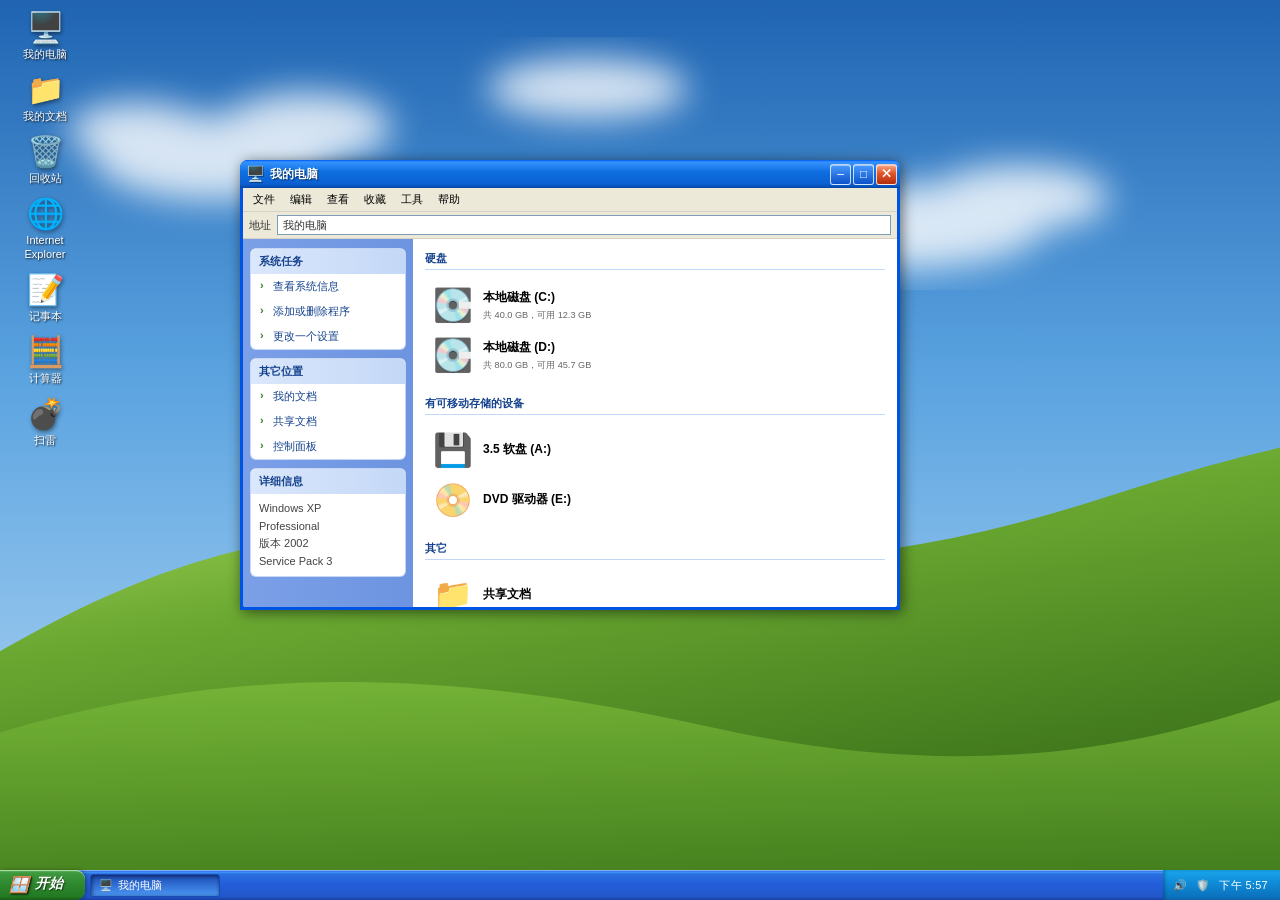
<file: windxp.html>
<!DOCTYPE html>
<html lang="zh-CN">
<head>
<meta charset="UTF-8">
<meta name="viewport" content="width=device-width,initial-scale=1,maximum-scale=1,user-scalable=no,viewport-fit=cover">
<meta name="apple-mobile-web-app-capable" content="yes">
<meta name="mobile-web-app-capable" content="yes">
<title>Windows XP 模拟器</title>
<style>
/* ================= 基础 ================= */
:root{
  --taskbar-h: 30px;
  --titlebar-h: 28px;
}
*{box-sizing:border-box;margin:0;padding:0;-webkit-tap-highlight-color:transparent;-webkit-touch-callout:none}
html,body{width:100%;height:100%;overflow:hidden;overscroll-behavior:none}
body{
  font-family:Tahoma,"宋体",SimSun,sans-serif;font-size:11px;
  user-select:none;-webkit-user-select:none;cursor:default;
  background:#000;
}

/* ================= 桌面 ================= */
#desktop{position:fixed;inset:0;overflow:hidden;background:#245edb;touch-action:none}
.wallpaper{position:absolute;inset:0;width:100%;height:100%;display:block;pointer-events:none}

/* ================= 桌面图标 ================= */
#desk-icons{
  position:absolute;top:6px;left:6px;z-index:2;
  display:flex;flex-direction:column;flex-wrap:wrap;gap:2px;
  max-height:calc(100% - var(--taskbar-h) - 10px);
}
.desk-icon{width:78px;padding:5px 2px 3px;text-align:center;color:#fff;border-radius:2px}
.desk-icon .ico{display:block;font-size:30px;line-height:34px;filter:drop-shadow(1px 2px 2px rgba(0,0,0,.45))}
.desk-icon .lbl{
  display:inline-block;font-size:11px;line-height:14px;padding:1px 3px;
  text-shadow:1px 1px 2px rgba(0,0,0,.85);border:1px dotted transparent;
}
.desk-icon.sel{background:rgba(49,106,197,.45)}
.desk-icon.sel .lbl{background:#316ac5;border-color:#cfdcf5}

/* ================= 窗口层 ================= */
#window-layer{
  position:absolute;left:0;right:0;top:0;bottom:var(--taskbar-h);
  z-index:5;pointer-events:none;
}
.window{
  position:absolute;pointer-events:auto;
  display:flex;flex-direction:column;background:#0054e3;
  border-radius:8px 8px 0 0;box-shadow:2px 2px 14px rgba(0,0,0,.55);
  min-width:200px;min-height:130px;
}
.titlebar{
  flex:0 0 var(--titlebar-h);height:var(--titlebar-h);
  display:flex;align-items:center;gap:5px;padding:0 3px 0 6px;
  border-radius:8px 8px 0 0;touch-action:none;
  background:linear-gradient(to bottom,#0058ee 0%,#3593ff 7%,#0f6fe0 42%,#0a5fd0 86%,#0347a8 100%);
}
.window.inactive .titlebar{background:linear-gradient(to bottom,#7ba2e7 0%,#9ec1f5 7%,#7aa1e0 42%,#6b93d6 86%,#5a82c8 100%)}
.tb-icon{font-size:15px;filter:drop-shadow(1px 1px 0 rgba(0,0,0,.35))}
.tb-title{
  flex:1;color:#fff;font-weight:bold;font-size:12px;
  text-shadow:1px 1px 1px rgba(0,0,0,.55);
  white-space:nowrap;overflow:hidden;text-overflow:ellipsis;
}
.tb-btns{display:flex;gap:2px}
.tb-btn{
  width:21px;height:21px;border-radius:3px;padding:0;
  border:1px solid rgba(255,255,255,.75);
  display:flex;align-items:center;justify-content:center;
  color:#fff;font-size:12px;line-height:1;font-family:Tahoma,sans-serif;
  background:linear-gradient(to bottom,#4a9cff,#0b52c9);
  box-shadow:inset 0 1px 0 rgba(255,255,255,.45);
}
.tb-btn:hover{filter:brightness(1.18)}
.tb-btn:active{filter:brightness(.85)}
.tb-close{background:linear-gradient(to bottom,#f7a987 0%,#e0552a 45%,#b32d0d 100%)}
.window-body{
  flex:1;min-height:0;margin:0 3px 3px 3px;background:#ece9d8;
  overflow:hidden;position:relative;display:flex;flex-direction:column;
  border-radius:0 0 3px 3px;
}

/* ================= 通用 UI ================= */
.menubar{
  display:flex;gap:1px;padding:2px 3px;background:#ece9d8;
  border-bottom:1px solid #d6d2c7;flex:0 0 auto;font-size:11px;
}
.menubar span{padding:2px 7px;border-radius:2px}
.menubar span:hover{background:#316ac5;color:#fff}
.side-panel{
  width:170px;flex:0 0 170px;padding:10px 8px;overflow:auto;
  background:linear-gradient(to right,#7ba0e8,#6d94e0);
}
.side-group{background:#fff;border-radius:5px;margin-bottom:10px;overflow:hidden;box-shadow:0 0 0 1px rgba(255,255,255,.6)}
.side-title{background:linear-gradient(to right,#dbe7fb,#c3d8f7);padding:5px 8px;font-weight:bold;color:#14428c;font-size:11px}
.side-link{padding:5px 8px 5px 22px;color:#14428c;font-size:11px;position:relative}
.side-link::before{content:"›";position:absolute;left:9px;color:#3b7c2a;font-weight:bold}
.side-link:hover{color:#f60;text-decoration:underline}

/* ================= 任务栏 ================= */
#taskbar{
  position:absolute;left:0;right:0;bottom:0;height:var(--taskbar-h);z-index:1000;
  display:flex;align-items:stretch;
  background:linear-gradient(to bottom,#1f5fdd 0%,#3d8ef7 8%,#2a6fe0 14%,#245edb 46%,#2257c9 88%,#1941a5 100%);
  box-shadow:inset 0 1px 0 rgba(255,255,255,.45);
}
#start-btn{
  height:100%;padding:0 22px 2px 9px;border:none;border-radius:0 9px 9px 0;
  background:linear-gradient(to bottom,#6ac46a 0%,#3f9a3f 9%,#2f8a2f 45%,#227a22 88%,#175d17 100%);
  color:#fff;font-weight:bold;font-size:14px;font-style:italic;
  font-family:"Trebuchet MS",Tahoma,sans-serif;
  text-shadow:1px 1px 1px rgba(0,0,0,.55);
  display:flex;align-items:center;gap:6px;flex:0 0 auto;
  box-shadow:inset 0 1px 0 rgba(255,255,255,.45),2px 0 4px rgba(0,0,0,.3);
}
#start-btn:hover{filter:brightness(1.13)}
#start-btn.active{filter:brightness(.85)}
.start-flag{font-size:16px;filter:drop-shadow(1px 1px 1px rgba(0,0,0,.4))}
#task-list{flex:1;display:flex;align-items:center;gap:3px;padding:0 5px;overflow:hidden}
.task-btn{
  min-width:130px;max-width:162px;height:23px;padding:0 8px;
  display:flex;align-items:center;gap:5px;border-radius:3px;
  border:1px solid #1a4bb5;background:linear-gradient(to bottom,#4a97f5,#245edb);
  color:#fff;font-size:11px;font-family:inherit;overflow:hidden;white-space:nowrap;
  box-shadow:inset 0 1px 0 rgba(255,255,255,.3);
}
.task-btn .task-label{overflow:hidden;text-overflow:ellipsis}
.task-btn.active{background:linear-gradient(to bottom,#1b4bb5,#4a97f5);box-shadow:inset 1px 1px 4px rgba(0,0,0,.55)}
.task-btn:hover{filter:brightness(1.12)}
#tray{
  flex:0 0 auto;display:flex;align-items:center;gap:9px;padding:0 12px 0 10px;
  color:#fff;font-size:11px;
  background:linear-gradient(to bottom,#19a5ec 0%,#0f8ad6 45%,#0a6cb8 100%);
  box-shadow:inset 2px 0 3px rgba(0,0,0,.25);
}
#clock{letter-spacing:.3px;white-space:nowrap}

/* ================= 开始菜单 ================= */
#start-menu{
  position:absolute;left:0;bottom:var(--taskbar-h);width:392px;z-index:1001;
  display:none;flex-direction:column;overflow:hidden;
  border-radius:8px 8px 0 0;box-shadow:3px -2px 16px rgba(0,0,0,.6);
  font-size:11px;
}
#start-menu.show{display:flex}
.sm-top{
  height:56px;display:flex;align-items:center;gap:10px;padding:0 12px;
  background:linear-gradient(to bottom,#1a6fe0 0%,#3d93f5 40%,#1f6fdc 100%);
  border-bottom:2px solid #e88a2f;color:#fff;font-size:15px;font-weight:bold;
  font-style:italic;text-shadow:1px 1px 2px rgba(0,0,0,.6);
}
.sm-avatar{
  width:38px;height:38px;border-radius:4px;flex:0 0 auto;
  background:linear-gradient(135deg,#ffd88a,#e8a33d);
  border:2px solid #fff;box-shadow:0 1px 3px rgba(0,0,0,.5);
  display:flex;align-items:center;justify-content:center;font-size:22px;
}
.sm-main{display:flex;background:#fff}
.sm-left{flex:1;background:#fff;padding:6px;min-height:230px}
.sm-right{width:170px;background:#d3e5fa;padding:6px;border-left:1px solid #a8c8ea}
.sm-item{display:flex;align-items:center;gap:9px;padding:6px 8px;border-radius:3px;color:#000;font-size:12px}
.sm-item:hover{background:#2f71cd;color:#fff}
.sm-item.sm-small{font-size:11px;padding:5px 7px}
.sm-ic{font-size:20px;width:24px;text-align:center;line-height:1;flex:0 0 auto}
.sm-small .sm-ic{font-size:16px;width:20px}
.sm-sep{height:1px;background:#c8d8ec;margin:5px 8px}
.sm-arrow{margin-left:auto;font-size:10px}
.sm-bottom{
  display:flex;justify-content:flex-end;gap:10px;padding:7px 12px;
  background:linear-gradient(to bottom,#3d93f5,#1a63d4);border-top:1px solid #4aa0ff;
}
.sm-bottom button{
  border:none;background:transparent;color:#fff;font-family:inherit;font-size:11px;
  font-weight:bold;padding:3px 6px;border-radius:3px;display:flex;align-items:center;gap:5px;
  text-shadow:1px 1px 1px rgba(0,0,0,.5);
}
.sm-bottom button:hover{background:rgba(255,255,255,.22)}

/* ================= 我的电脑 / 资源管理器 ================= */
.explorer-bar{display:flex;align-items:center;gap:6px;padding:3px 6px;background:#ece9d8;border-bottom:1px solid #d6d2c7;flex:0 0 auto}
.explorer-bar span{color:#333}
.explorer-bar input{flex:1;height:20px;border:1px solid #7f9db9;background:#fff;padding:0 5px;font-family:inherit;font-size:11px;color:#333;min-width:0}
.explorer-body{flex:1;min-height:0;display:flex;overflow:hidden}
.explorer-main{flex:1;background:#fff;overflow:auto;padding:12px;touch-action:pan-y}
.drive-title{font-weight:bold;color:#14428c;border-bottom:1px solid #c3d8f7;padding-bottom:3px;margin-bottom:10px}
.drive-item{display:flex;align-items:center;gap:10px;padding:6px 8px;border-radius:3px}
.drive-item:hover{background:#e8f0fe}
.drive-item .d-ico{font-size:32px;flex:0 0 auto}
.drive-item b{font-size:12px;display:block;margin-bottom:2px}
.drive-item small{color:#666}

/* ================= 记事本 ================= */
.notepad-area{
  flex:1;min-height:0;border:none;outline:none;resize:none;padding:5px;
  font-family:"Lucida Console",Consolas,monospace;font-size:12px;line-height:1.5;
  background:#fff;color:#000;user-select:text;-webkit-user-select:text;
  touch-action:pan-y;
}

/* ================= 计算器 ================= */
.calc{padding:8px;background:#ece9d8;flex:1;min-height:0;display:flex;flex-direction:column;gap:8px}
.calc-display{
  background:#fff;border:2px inset #b5b0a4;text-align:right;
  font-family:"Lucida Console",Consolas,monospace;font-size:22px;
  padding:4px 8px;color:#000;height:38px;line-height:26px;overflow:hidden;
}
.calc-buttons{flex:1;min-height:0;display:grid;grid-template-columns:repeat(4,1fr);gap:4px}
.calc-buttons button{
  font-family:inherit;font-size:13px;border:1px solid #8d8a80;border-radius:3px;
  background:linear-gradient(to bottom,#fdfdfd,#e4e1d8);
  box-shadow:inset 0 1px 0 #fff;padding:0;
}
.calc-buttons button:hover{background:linear-gradient(to bottom,#fff,#d9e8fb)}
.calc-buttons button:active{background:#c9d8ee;box-shadow:inset 1px 1px 3px rgba(0,0,0,.3)}
.calc-buttons button.op{background:linear-gradient(to bottom,#e8ecf5,#ccd6e8);color:#0b3d91;font-weight:bold}
.calc-buttons button.eq{background:linear-gradient(to bottom,#9fd0ff,#4a8fe0);color:#fff;font-weight:bold}

/* ================= IE ================= */
.ie-toolbar{display:flex;align-items:center;gap:5px;padding:4px 6px;background:#ece9d8;border-bottom:1px solid #d6d2c7;flex:0 0 auto;overflow:hidden}
.ie-toolbar button{
  width:26px;height:24px;flex:0 0 auto;border:1px solid #8d8a80;border-radius:3px;
  background:linear-gradient(to bottom,#fdfdfd,#e4e1d8);font-size:12px;padding:0;
}
.ie-toolbar button:hover{background:linear-gradient(to bottom,#fff,#d9e8fb)}
.ie-addr{flex:1;min-width:0;height:22px;border:1px solid #7f9db9;padding:0 6px;font-family:inherit;font-size:11px}
.ie-go{width:auto!important;padding:0 10px;font-size:11px!important;height:24px}
.ie-page{flex:1;min-height:0;background:#fff;overflow:auto;padding:20px 26px;color:#000;font-family:"Times New Roman",serif;user-select:text;touch-action:pan-y}
.ie-page h1{font-size:26px;color:#1a3e8c;margin-bottom:12px;font-family:Georgia,serif}
.ie-page p{margin-bottom:10px;font-size:13px;line-height:1.6}
.ie-page a{color:#0645ad;text-decoration:underline}
.ie-hero{margin:16px 0;padding:14px 18px;border-radius:6px;background:linear-gradient(135deg,#1a6fe0,#59a6ff);color:#fff;font-family:Tahoma,sans-serif}
.ie-hero b{font-size:15px;display:block;margin-bottom:5px}

/* ================= 扫雷 ================= */
.mine-wrap{flex:1;min-height:0;display:flex;flex-direction:column;align-items:center;justify-content:center;background:#c0c0c0;padding:10px;overflow:auto}
.mine-panel{background:#c0c0c0;border:3px outset #fff;padding:6px;display:flex;flex-direction:column;gap:6px}
.mine-header{display:flex;align-items:center;justify-content:space-between;border:2px inset #fff;padding:4px 6px;background:#c0c0c0}
.mine-counter{font-family:"Lucida Console",monospace;font-size:19px;background:#000;color:#f00;padding:1px 4px;letter-spacing:2px}
.mine-face{width:30px;height:30px;font-size:17px;line-height:1;border:2px outset #fff;background:#c0c0c0;display:flex;align-items:center;justify-content:center;padding:0}
.mine-face:active{border-style:inset}
.mine-board{display:grid;grid-template-columns:repeat(9,22px);grid-template-rows:repeat(9,22px);border:3px inset #fff}
.mine-cell{
  width:22px;height:22px;font-size:13px;font-weight:bold;
  display:flex;align-items:center;justify-content:center;
  background:#c0c0c0;border:2px outset #fff;
  font-family:Tahoma,sans-serif;line-height:1;
}
.mine-cell.revealed{border:1px solid #9a9a9a;background:#c0c0c0}
.mine-cell[data-n="1"]{color:#0000ff}
.mine-cell[data-n="2"]{color:#008000}
.mine-cell[data-n="3"]{color:#ff0000}
.mine-cell[data-n="4"]{color:#000080}
.mine-cell[data-n="5"]{color:#800000}
.mine-cell[data-n="6"]{color:#008080}
.mine-cell[data-n="7"]{color:#000000}
.mine-cell[data-n="8"]{color:#808080}

/* ================= 关机 / 旋转提示 ================= */
#shutdown{
  position:fixed;inset:0;z-index:9999;display:none;
  flex-direction:column;align-items:center;justify-content:center;gap:22px;
  background:#000;color:#fff;font-family:Tahoma,sans-serif;
}
#shutdown.show{display:flex}
.sd-logo{font-size:40px;font-weight:bold;font-style:italic;letter-spacing:1px}
.sd-logo span{color:#f5a623;font-size:20px;vertical-align:super;margin-left:3px}
.sd-text{font-size:16px;color:#c8d8f0;text-align:center;padding:0 20px;line-height:1.6}

#rotate-hint{
  position:fixed;inset:0;z-index:9998;display:none;
  flex-direction:column;align-items:center;justify-content:center;gap:18px;
  background:#0a1a35;color:#fff;font-family:Tahoma,"微软雅黑",sans-serif;
  text-align:center;padding:20px;
}
#rotate-hint .rh-icon{
  font-size:64px;display:inline-block;
  animation:rotatePhone 2s ease-in-out infinite;
}
@keyframes rotatePhone{
  0%,35%{transform:rotate(0deg)}
  55%,100%{transform:rotate(-90deg)}
}
#rotate-hint .rh-t1{font-size:20px;font-weight:bold;letter-spacing:1px}
#rotate-hint .rh-t2{font-size:13px;color:#9fc0ee;margin-top:-8px}
body.portrait #rotate-hint{display:flex}

/* ================= 滚动条 ================= */
::-webkit-scrollbar{width:14px;height:14px}
::-webkit-scrollbar-track{background:#f1f1f1}
::-webkit-scrollbar-thumb{background:linear-gradient(to right,#d6e5fa,#a8c8ea);border:1px solid #7ba0d8}
::-webkit-scrollbar-thumb:hover{background:linear-gradient(to right,#bcd6f7,#8ab4e0)}

/* ================= 触屏适配 ================= */
@media (pointer:coarse){
  :root{ --taskbar-h:32px; --titlebar-h:30px; }

  .desk-icon{width:64px;padding:4px 1px 2px}
  .desk-icon .ico{font-size:25px;line-height:29px}
  .desk-icon .lbl{font-size:10px;line-height:12px}

  #start-btn{padding:0 15px 2px 8px;font-size:13px;gap:4px}
  .start-flag{font-size:14px}
  .task-btn{min-width:92px;max-width:118px;height:24px;font-size:10px;padding:0 6px}
  #tray{gap:6px;padding:0 9px;font-size:10px}

  .tb-btn{width:24px;height:24px;font-size:13px}
  .tb-title{font-size:12px}

  #start-menu{width:min(392px,94vw)}
  .sm-top{height:44px;font-size:13px;gap:8px;padding:0 10px}
  .sm-avatar{width:30px;height:30px;font-size:17px;border-width:1px}
  .sm-main{min-height:0}
  .sm-left{min-height:172px;padding:4px}
  .sm-right{width:146px;padding:4px}
  .sm-item{padding:5px 7px;font-size:11px;gap:7px}
  .sm-item.sm-small{padding:4px 6px;font-size:10px}
  .sm-ic{font-size:17px;width:20px}
  .sm-small .sm-ic{font-size:14px;width:17px}
  .sm-sep{margin:4px 6px}
  .sm-bottom{padding:5px 8px;gap:6px}
  .sm-bottom button{font-size:10px;padding:3px 5px}

  .menubar span{padding:3px 6px}
  .side-panel{width:132px;flex:0 0 132px;padding:7px 6px}
  .side-title{font-size:10px;padding:4px 6px}
  .side-link{font-size:10px;padding:4px 6px 4px 18px}
  .explorer-main{padding:8px}
  .drive-item .d-ico{font-size:26px}

  .calc-buttons button{font-size:15px}
  .calc-display{font-size:20px;height:36px;line-height:24px}

  .ie-page{padding:14px 16px}
  .ie-page h1{font-size:20px}
  .ie-page p{font-size:12px}

  .mine-board{grid-template-columns:repeat(9,26px);grid-template-rows:repeat(9,26px)}
  .mine-cell{width:26px;height:26px;font-size:15px}
  .mine-counter{font-size:18px}
}

/* 手机横屏窄高 */
@media (pointer:coarse) and (max-height:430px){
  :root{ --taskbar-h:30px; --titlebar-h:27px; }
  .desk-icon{width:58px}
  .desk-icon .ico{font-size:22px;line-height:26px}
  .sm-left{min-height:150px}
  .sm-top{height:38px;font-size:12px}
  .sm-avatar{width:26px;height:26px;font-size:15px}
}
</style>
</head>
<body>

<div id="desktop">
  <!-- 壁纸 -->
  <svg class="wallpaper" viewBox="0 0 1024 768" preserveAspectRatio="xMidYMid slice">
    <defs>
      <linearGradient id="skyGrad" x1="0" y1="0" x2="0" y2="1">
        <stop offset="0%" stop-color="#1b5fae"/>
        <stop offset="42%" stop-color="#5aa3e0"/>
        <stop offset="100%" stop-color="#c6e3f8"/>
      </linearGradient>
      <linearGradient id="grassGrad" x1="0.2" y1="0" x2="0.6" y2="1">
        <stop offset="0%" stop-color="#a4d458"/>
        <stop offset="30%" stop-color="#6aa831"/>
        <stop offset="100%" stop-color="#2c6112"/>
      </linearGradient>
      <linearGradient id="hill2" x1="0" y1="0" x2="0" y2="1">
        <stop offset="0%" stop-color="#7bbb3a"/>
        <stop offset="100%" stop-color="#3d7a1a"/>
      </linearGradient>
      <filter id="soft"><feGaussianBlur stdDeviation="14"/></filter>
    </defs>
    <rect width="1024" height="768" fill="url(#skyGrad)"/>
    <g fill="#ffffff" opacity="0.8" filter="url(#soft)">
      <ellipse cx="170" cy="150" rx="95" ry="34"/>
      <ellipse cx="245" cy="126" rx="68" ry="28"/>
      <ellipse cx="110" cy="128" rx="55" ry="22"/>
      <ellipse cx="720" cy="205" rx="115" ry="34"/>
      <ellipse cx="815" cy="182" rx="72" ry="26"/>
      <ellipse cx="470" cy="95" rx="80" ry="24"/>
    </g>
    <path d="M0,768 L0,545 C130,470 250,432 410,458 C590,488 730,472 890,420 C945,402 990,390 1024,382 L1024,768 Z" fill="url(#grassGrad)"/>
    <path d="M0,768 L0,610 C210,548 390,566 570,606 C770,650 905,624 1024,584 L1024,768 Z" fill="url(#hill2)" opacity="0.75"/>
  </svg>

  <!-- 桌面图标 -->
  <div id="desk-icons">
    <div class="desk-icon" data-app="mycomputer"><span class="ico">🖥️</span><span class="lbl">我的电脑</span></div>
    <div class="desk-icon" data-app="mydocs"><span class="ico">📁</span><span class="lbl">我的文档</span></div>
    <div class="desk-icon" data-app="recycle"><span class="ico">🗑️</span><span class="lbl">回收站</span></div>
    <div class="desk-icon" data-app="ie"><span class="ico">🌐</span><span class="lbl">Internet<br>Explorer</span></div>
    <div class="desk-icon" data-app="notepad"><span class="ico">📝</span><span class="lbl">记事本</span></div>
    <div class="desk-icon" data-app="calc"><span class="ico">🧮</span><span class="lbl">计算器</span></div>
    <div class="desk-icon" data-app="mine"><span class="ico">💣</span><span class="lbl">扫雷</span></div>
  </div>

  <!-- 窗口层 -->
  <div id="window-layer"></div>

  <!-- 开始菜单 -->
  <div id="start-menu">
    <div class="sm-top">
      <div class="sm-avatar">👤</div>
      <div>管理员</div>
    </div>
    <div class="sm-main">
      <div class="sm-left">
        <div class="sm-item" data-app="ie"><span class="sm-ic">🌐</span>Internet Explorer</div>
        <div class="sm-item" data-app="notepad"><span class="sm-ic">📝</span>记事本</div>
        <div class="sm-item" data-app="calc"><span class="sm-ic">🧮</span>计算器</div>
        <div class="sm-item" data-app="mine"><span class="sm-ic">💣</span>扫雷</div>
        <div class="sm-sep"></div>
        <div class="sm-item"><span class="sm-ic">📂</span>所有程序<span class="sm-arrow">▶</span></div>
      </div>
      <div class="sm-right">
        <div class="sm-item sm-small" data-app="mydocs"><span class="sm-ic">📁</span>我的文档</div>
        <div class="sm-item sm-small" data-app="mycomputer"><span class="sm-ic">🖥️</span>我的电脑</div>
        <div class="sm-sep"></div>
        <div class="sm-item sm-small"><span class="sm-ic">⚙️</span>控制面板</div>
        <div class="sm-item sm-small"><span class="sm-ic">❓</span>帮助和支持</div>
        <div class="sm-item sm-small"><span class="sm-ic">🔍</span>搜索</div>
        <div class="sm-item sm-small"><span class="sm-ic">▶️</span>运行...</div>
      </div>
    </div>
    <div class="sm-bottom">
      <button id="btn-logoff">🔑 注销</button>
      <button id="btn-shutdown">⏻ 关闭计算机</button>
    </div>
  </div>

  <!-- 任务栏 -->
  <div id="taskbar">
    <button id="start-btn"><span class="start-flag">🪟</span>开始</button>
    <div id="task-list"></div>
    <div id="tray">
      <span>🔊</span><span>🛡️</span>
      <span id="clock">上午 12:00</span>
    </div>
  </div>
</div>

<!-- 关机界面 -->
<div id="shutdown">
  <div class="sd-logo">Windows<span>xp</span></div>
  <div class="sd-text">Windows 正在关机...</div>
</div>


<script>
/* ==========================================================
   环境判断
   ========================================================== */
const TOUCH_MODE = (('ontouchstart' in window) || navigator.maxTouchPoints > 0)
                   && Math.min(window.innerWidth, window.innerHeight) < 820;

if (TOUCH_MODE) document.body.classList.add('touch');

/* ==========================================================
   应用定义
   ========================================================== */
const APPS = {
  mycomputer: {
    title:'我的电脑', icon:'🖥️', width:660, height:450,
    html:`
      <div class="menubar"><span>文件</span><span>编辑</span><span>查看</span><span>收藏</span><span>工具</span><span>帮助</span></div>
      <div class="explorer-bar"><span>地址</span><input value="我的电脑" readonly></div>
      <div class="explorer-body">
        <div class="side-panel">
          <div class="side-group">
            <div class="side-title">系统任务</div>
            <div class="side-link">查看系统信息</div>
            <div class="side-link">添加或删除程序</div>
            <div class="side-link">更改一个设置</div>
          </div>
          <div class="side-group">
            <div class="side-title">其它位置</div>
            <div class="side-link">我的文档</div>
            <div class="side-link">共享文档</div>
            <div class="side-link">控制面板</div>
          </div>
          <div class="side-group">
            <div class="side-title">详细信息</div>
            <div style="padding:6px 8px;color:#444;line-height:1.6">Windows XP<br>Professional<br>版本 2002<br>Service Pack 3</div>
          </div>
        </div>
        <div class="explorer-main">
          <div class="drive-title">硬盘</div>
          <div class="drive-item"><span class="d-ico">💽</span><div><b>本地磁盘 (C:)</b><small>共 40.0 GB，可用 12.3 GB</small></div></div>
          <div class="drive-item"><span class="d-ico">💽</span><div><b>本地磁盘 (D:)</b><small>共 80.0 GB，可用 45.7 GB</small></div></div>
          <div class="drive-title" style="margin-top:16px">有可移动存储的设备</div>
          <div class="drive-item"><span class="d-ico">💾</span><div><b>3.5 软盘 (A:)</b><small></small></div></div>
          <div class="drive-item"><span class="d-ico">📀</span><div><b>DVD 驱动器 (E:)</b><small></small></div></div>
          <div class="drive-title" style="margin-top:16px">其它</div>
          <div class="drive-item"><span class="d-ico">📁</span><div><b>共享文档</b><small></small></div></div>
          <div class="drive-item"><span class="d-ico">👤</span><div><b>Administrator 的文档</b><small></small></div></div>
        </div>
      </div>`
  },

  mydocs: {
    title:'我的文档', icon:'📁', width:600, height:400,
    html:`
      <div class="menubar"><span>文件</span><span>编辑</span><span>查看</span><span>收藏</span><span>工具</span><span>帮助</span></div>
      <div class="explorer-bar"><span>地址</span><input value="C:\\Documents and Settings\\Administrator\\My Documents" readonly></div>
      <div class="explorer-body">
        <div class="side-panel">
          <div class="side-group">
            <div class="side-title">文件和文件夹任务</div>
            <div class="side-link">新建文件夹</div>
            <div class="side-link">发布到 Web</div>
            <div class="side-link">共享此文件夹</div>
          </div>
          <div class="side-group">
            <div class="side-title">其它位置</div>
            <div class="side-link">桌面</div>
            <div class="side-link">共享文档</div>
            <div class="side-link">我的电脑</div>
          </div>
        </div>
        <div class="explorer-main">
          <div class="drive-item"><span class="d-ico">📁</span><div><b>图片收藏</b><small>文件夹</small></div></div>
          <div class="drive-item"><span class="d-ico">🎵</span><div><b>我的音乐</b><small>文件夹</small></div></div>
          <div class="drive-item"><span class="d-ico">📄</span><div><b>readme.txt</b><small>文本文档 &nbsp; 1 KB</small></div></div>
          <div class="drive-item"><span class="d-ico">📄</span><div><b>工作计划.doc</b><small>Word 文档 &nbsp; 24 KB</small></div></div>
        </div>
      </div>`
  },

  recycle: {
    title:'回收站', icon:'🗑️', width:560, height:360,
    html:`
      <div class="menubar"><span>文件</span><span>编辑</span><span>查看</span><span>帮助</span></div>
      <div class="explorer-bar"><span>地址</span><input value="回收站" readonly></div>
      <div class="explorer-body">
        <div class="side-panel">
          <div class="side-group">
            <div class="side-title">回收站任务</div>
            <div class="side-link">清空回收站</div>
            <div class="side-link">还原所有项目</div>
          </div>
        </div>
        <div class="explorer-main" style="display:flex;align-items:center;justify-content:center;color:#888;font-size:12px">
          回收站是空的
        </div>
      </div>`
  },

  notepad: {
    title:'未命名 - 记事本', icon:'📝', width:560, height:400,
    html:`
      <div class="menubar"><span>文件</span><span>编辑</span><span>格式</span><span>查看</span><span>帮助</span></div>
      <textarea class="notepad-area" spellcheck="false">欢迎使用 Windows XP 模拟器！

这是一个用纯 HTML + CSS + JavaScript 制作的网页版 Windows XP。

你可以试试：
  · 拖动窗口标题栏来移动窗口
  · 双击标题栏最大化窗口
  · 点击任务栏按钮最小化 / 还原
  · 打开「扫雷」玩一局
  · 打开「计算器」算个数

手机用户请横屏使用，双击图标改为单击打开。

祝你玩得开心 :)</textarea>`
  },

  calc: {
    title:'计算器', icon:'🧮', width:280, height:340,
    html:`
      <div class="menubar"><span>编辑</span><span>查看</span><span>帮助</span></div>
      <div class="calc">
        <div class="calc-display">0</div>
        <div class="calc-buttons">
          <button data-k="C">C</button>
          <button data-k="CE">CE</button>
          <button data-k="back">←</button>
          <button class="op" data-k="/">/</button>
          <button data-k="7">7</button><button data-k="8">8</button><button data-k="9">9</button>
          <button class="op" data-k="*">*</button>
          <button data-k="4">4</button><button data-k="5">5</button><button data-k="6">6</button>
          <button class="op" data-k="-">-</button>
          <button data-k="1">1</button><button data-k="2">2</button><button data-k="3">3</button>
          <button class="op" data-k="+">+</button>
          <button data-k="neg">±</button><button data-k="0">0</button><button data-k=".">.</button>
          <button class="eq" data-k="=">=</button>
        </div>
      </div>`,
    init(root){
      const disp = root.querySelector('.calc-display');
      let cur = '0', prev = null, op = null, fresh = true;
      const show = v => disp.textContent = v;

      function calc(a, b, o) {
        a = parseFloat(a); b = parseFloat(b);
        let r;
        switch (o) {
          case '+': r = a + b; break;
          case '-': r = a - b; break;
          case '*': r = a * b; break;
          case '/': return b === 0 ? '除数不能为零' : a / b;
        }
        return Math.round(r * 1e10) / 1e10;
      }

      root.querySelector('.calc-buttons').addEventListener('click', e => {
        const btn = e.target.closest('button');
        if (!btn) return;
        const k = btn.dataset.k;

        if (/^[0-9]$/.test(k)) {
          if (fresh) { cur = k; fresh = false; }
          else cur = cur === '0' ? k : cur + k;
          show(cur);
        } else if (k === '.') {
          if (fresh) { cur = '0.'; fresh = false; }
          else if (!cur.includes('.')) cur += '.';
          show(cur);
        } else if (k === 'C') {
          cur = '0'; prev = null; op = null; fresh = true; show(cur);
        } else if (k === 'CE') {
          cur = '0'; fresh = true; show(cur);
        } else if (k === 'back') {
          cur = cur.length > 1 ? cur.slice(0, -1) : '0';
          if (cur === '-') cur = '0';
          show(cur);
        } else if (k === 'neg') {
          cur = cur.startsWith('-') ? cur.slice(1) : '-' + cur;
          show(cur);
        } else if ('+-*/'.includes(k)) {
          if (op !== null && !fresh) {
            const r = calc(prev, cur, op);
            if (r === '除数不能为零') { cur = r; prev = null; op = null; fresh = true; show(cur); return; }
            prev = String(r); cur = String(r); show(cur);
          } else {
            prev = cur;
          }
          op = k; fresh = true;
        } else if (k === '=') {
          if (op !== null) {
            const r = calc(prev, cur, op);
            cur = String(r); prev = null; op = null; fresh = true; show(cur);
          }
        }
      });
    }
  },

  ie: {
    title:'Microsoft Internet Explorer', icon:'🌐', width:760, height:520,
    html:`
      <div class="menubar"><span>文件</span><span>编辑</span><span>查看</span><span>收藏</span><span>工具</span><span>帮助</span></div>
      <div class="ie-toolbar">
        <button title="后退">◀</button>
        <button title="前进">▶</button>
        <button title="停止">✕</button>
        <button title="刷新">⟳</button>
        <button title="主页">🏠</button>
        <span style="margin-left:4px">地址</span>
        <input class="ie-addr" value="http://www.microsoft.com/">
        <button class="ie-go">转到</button>
      </div>
      <div class="ie-page">
        <h1>Microsoft Internet Explorer</h1>
        <div class="ie-hero">
          <b>欢迎来到 Web 世界！</b>
          你现在使用的是 Internet Explorer 6.0 —— 专为 Windows XP 设计的浏览器。
        </div>
        <p>本页面是一个演示用的本地页面，你无法真正访问外部网站。</p>
        <p>可以试试这些「链接」：</p>
        <p>
          · <a href="#">MSN 主页</a><br>
          · <a href="#">Windows Update</a><br>
          · <a href="#">Hotmail 免费邮箱</a><br>
          · <a href="#">MSN Messenger</a>
        </p>
        <p style="margin-top:24px;color:#888;font-size:12px;font-family:Tahoma,sans-serif">
          © 2001 Microsoft Corporation. 保留所有权利。
        </p>
      </div>`,
    init(root){
      const addr = root.querySelector('.ie-addr');
      const page = root.querySelector('.ie-page');
      const go = () => {
        const url = addr.value.trim().replace(/[<>&"]/g, '');
        page.innerHTML = `
          <h1 style="font-family:Tahoma;font-size:22px">无法显示网页</h1>
          <p style="font-family:Tahoma">您正在查找的网页可能已被删除、名称已被更改，或者暂时不可用。</p>
          <hr style="margin:14px 0;border:none;border-top:1px solid #ccc">
          <p style="font-family:Tahoma;font-size:12px;color:#555">
            请尝试以下操作：<br><br>
            · 确认该网址 <b>${url}</b> 拼写正确<br>
            · 返回<a href="#">主页</a><br>
            · 检查您的网络连接（本模拟器没有网络 😢）
          </p>`;
      };
      root.querySelector('.ie-go').addEventListener('click', go);
      addr.addEventListener('keydown', e => { if (e.key === 'Enter') go(); });
    }
  },

  mine: {
    title:'扫雷', icon:'💣', width:290, height:370,
    html:`
      <div class="menubar"><span>游戏</span><span>帮助</span></div>
      <div class="mine-wrap">
        <div class="mine-panel">
          <div class="mine-header">
            <div class="mine-counter mine-count">010</div>
            <button class="mine-face">🙂</button>
            <div class="mine-counter mine-timer">000</div>
          </div>
          <div class="mine-board"></div>
        </div>
      </div>`,
    init(root){
      const N = 9, M = 10;
      const board = root.querySelector('.mine-board');
      const face = root.querySelector('.mine-face');
      const timerEl = root.querySelector('.mine-timer');
      const countEl = root.querySelector('.mine-count');
      let cells = [], over = false, flags = 0, timerId = null, seconds = 0;

      const neighbors = i => {
        const r = Math.floor(i / N), c = i % N, out = [];
        for (let dr = -1; dr <= 1; dr++)
          for (let dc = -1; dc <= 1; dc++) {
            if (!dr && !dc) continue;
            const nr = r + dr, nc = c + dc;
            if (nr >= 0 && nr < N && nc >= 0 && nc < N) out.push(nr * N + nc);
          }
        return out;
      };

      function reset() {
        clearInterval(timerId); timerId = null; seconds = 0;
        over = false; flags = 0; cells = [];
        face.textContent = '🙂';
        timerEl.textContent = '000';
        countEl.textContent = String(M).padStart(3, '0');
        board.innerHTML = '';

        const mineIdx = new Set();
        while (mineIdx.size < M) mineIdx.add(Math.floor(Math.random() * N * N));

        for (let i = 0; i < N * N; i++) {
          const el = document.createElement('div');
          el.className = 'mine-cell';
          el.dataset.i = i;
          board.appendChild(el);
          cells.push({ mine: mineIdx.has(i), el, revealed: false, flagged: false, n: 0 });
        }
        cells.forEach((c, i) => {
          if (c.mine) return;
          c.n = neighbors(i).filter(j => cells[j].mine).length;
        });
      }

      function startTimer() {
        if (timerId) return;
        timerId = setInterval(() => {
          seconds = Math.min(999, seconds + 1);
          timerEl.textContent = String(seconds).padStart(3, '0');
        }, 1000);
      }

      function checkWin() {
        if (cells.filter(c => c.revealed).length === N * N - M) {
          over = true;
          clearInterval(timerId); timerId = null;
          face.textContent = '😎';
        }
      }

      function reveal(i) {
        const c = cells[i];
        if (c.revealed || c.flagged || over) return;
        if (c.mine) {
          over = true;
          clearInterval(timerId); timerId = null;
          cells.forEach(x => {
            if (x.mine) { x.el.classList.add('revealed'); x.el.textContent = '💣'; }
          });
          c.el.style.background = '#ff0000';
          face.textContent = '😵';
          return;
        }
        c.revealed = true;
        c.el.classList.add('revealed');
        if (c.n > 0) {
          c.el.textContent = c.n;
          c.el.dataset.n = c.n;
        } else {
          neighbors(i).forEach(reveal);
        }
        checkWin();
      }

      function toggleFlag(i) {
        const c = cells[i];
        if (!c || c.revealed || over) return;
        c.flagged = !c.flagged;
        flags += c.flagged ? 1 : -1;
        c.el.textContent = c.flagged ? '🚩' : '';
        countEl.textContent = String(Math.max(0, M - flags)).padStart(3, '0');
      }

      board.addEventListener('click', e => {
        const cell = e.target.closest('.mine-cell');
        if (!cell || over) return;
        startTimer();
        reveal(+cell.dataset.i);
      });

      board.addEventListener('contextmenu', e => {
        e.preventDefault();
        const cell = e.target.closest('.mine-cell');
        if (!cell) return;
        toggleFlag(+cell.dataset.i);
      });

      /* 触屏：长按插旗 */
      let pressTimer = null, longPressed = false;
      board.addEventListener('pointerdown', e => {
        if (e.pointerType === 'mouse') return;
        const cell = e.target.closest('.mine-cell');
        if (!cell) return;
        longPressed = false;
        pressTimer = setTimeout(() => {
          longPressed = true;
          toggleFlag(+cell.dataset.i);
        }, 450);
      });
      board.addEventListener('pointerup', () => { clearTimeout(pressTimer); });
      board.addEventListener('pointercancel', () => { clearTimeout(pressTimer); });
      board.addEventListener('pointermove', () => { clearTimeout(pressTimer); });

      face.addEventListener('click', reset);
      reset();
    }
  }
};

/* ==========================================================
   窗口管理
   ========================================================== */
const layer = document.getElementById('window-layer');
const taskList = document.getElementById('task-list');
const openWindows = {};
let zTop = 10;

function openApp(id) {
  const app = APPS[id];
  if (!app) return;

  if (openWindows[id]) {
    restoreWindow(id);
    focusWindow(id);
    return;
  }

  const el = document.createElement('div');
  el.className = 'window active';
  el.innerHTML = `
    <div class="titlebar">
      <span class="tb-icon">${app.icon}</span>
      <span class="tb-title">${app.title}</span>
      <div class="tb-btns">
        <button class="tb-btn tb-min" title="最小化">–</button>
        <button class="tb-btn tb-max" title="最大化">□</button>
        <button class="tb-btn tb-close" title="关闭">✕</button>
      </div>
    </div>
    <div class="window-body"></div>`;
  layer.appendChild(el);

  const body = el.querySelector('.window-body');
  body.innerHTML = app.html;
  if (app.init) app.init(body);

  // 任务栏按钮
  const task = document.createElement('button');
  task.className = 'task-btn active';
  task.innerHTML = `<span>${app.icon}</span><span class="task-label">${app.title}</span>`;
  task.addEventListener('click', () => {
    const w = openWindows[id];
    if (!w) return;
    const isActive = w.el.classList.contains('active') && !w.minimized;
    if (isActive) minimizeWindow(id);
    else { restoreWindow(id); focusWindow(id); }
  });
  taskList.appendChild(task);

  openWindows[id] = {
    el, task, app, minimized: false, maximized: false, prev: null, id
  };

  /* 初始尺寸与位置 */
  const LW = layer.clientWidth, LH = layer.clientHeight;
  if (TOUCH_MODE) {
    // 手机：直接最大化
    el.style.left = '0px';
    el.style.top = '0px';
    el.style.width = LW + 'px';
    el.style.height = LH + 'px';
    openWindows[id].maximized = true;
    el.querySelector('.tb-max').textContent = '❐';
  } else {
    const width = Math.min(app.width, LW - 20);
    const height = Math.min(app.height, LH - 20);
    const count = Object.keys(openWindows).length - 1;
    const offset = (count % 7) * 24;
    el.style.width = width + 'px';
    el.style.height = height + 'px';
    el.style.left = Math.max(8, Math.round((LW - width) / 2) - 70 + offset) + 'px';
    el.style.top = Math.max(8, Math.round((LH - height) / 2) - 50 + offset) + 'px';
  }

  /* 标题栏按钮 */
  el.querySelector('.tb-min').addEventListener('click', e => { e.stopPropagation(); minimizeWindow(id); });
  el.querySelector('.tb-max').addEventListener('click', e => { e.stopPropagation(); toggleMax(id); });
  el.querySelector('.tb-close').addEventListener('click', e => { e.stopPropagation(); closeWindow(id); });

  /* 拖动（pointer 事件，鼠标 + 触屏统一） */
  const titlebar = el.querySelector('.titlebar');
  titlebar.addEventListener('pointerdown', e => {
    if (e.target.closest('.tb-btn')) return;
    focusWindow(id);
    const w = openWindows[id];
    if (w.maximized) return;

    const sx = e.clientX, sy = e.clientY;
    const sl = el.offsetLeft, st = el.offsetTop;
    const maxL = layer.clientWidth - 60;
    const maxT = layer.clientHeight - 34;

    function mv(ev) {
      let nl = sl + ev.clientX - sx;
      let nt = st + ev.clientY - sy;
      nl = Math.max(-(el.offsetWidth - 90), Math.min(maxL, nl));
      nt = Math.max(0, Math.min(maxT, nt));
      el.style.left = nl + 'px';
      el.style.top = nt + 'px';
    }
    function up() {
      document.removeEventListener('pointermove', mv);
      document.removeEventListener('pointerup', up);
      document.removeEventListener('pointercancel', up);
    }
    document.addEventListener('pointermove', mv);
    document.addEventListener('pointerup', up);
    document.addEventListener('pointercancel', up);
  });

  /* 双击标题栏最大化（仅桌面端） */
  if (!TOUCH_MODE) {
    titlebar.addEventListener('dblclick', e => {
      if (e.target.closest('.tb-btn')) return;
      toggleMax(id);
    });
  }

  el.addEventListener('pointerdown', () => focusWindow(id), true);

  focusWindow(id);
}

function focusWindow(id) {
  Object.keys(openWindows).forEach(k => {
    const w = openWindows[k];
    const active = k === id;
    w.el.classList.toggle('active', active);
    w.el.classList.toggle('inactive', !active);
    w.task.classList.toggle('active', active);
  });
  const w = openWindows[id];
  if (w) w.el.style.zIndex = ++zTop;
}

function minimizeWindow(id) {
  const w = openWindows[id];
  if (!w) return;
  w.minimized = true;
  w.el.style.display = 'none';
  w.task.classList.remove('active');
  w.el.classList.remove('active');
  w.el.classList.add('inactive');
}

function restoreWindow(id) {
  const w = openWindows[id];
  if (!w) return;
  w.minimized = false;
  w.el.style.display = 'flex';
}

function toggleMax(id) {
  const w = openWindows[id];
  if (!w) return;
  const el = w.el;
  if (w.maximized) {
    el.style.left = w.prev.left;
    el.style.top = w.prev.top;
    el.style.width = w.prev.width;
    el.style.height = w.prev.height;
    w.maximized = false;
    el.querySelector('.tb-max').textContent = '□';
  } else {
    w.prev = { left: el.style.left, top: el.style.top, width: el.style.width, height: el.style.height };
    el.style.left = '0px';
    el.style.top = '0px';
    el.style.width = layer.clientWidth + 'px';
    el.style.height = layer.clientHeight + 'px';
    w.maximized = true;
    el.querySelector('.tb-max').textContent = '❐';
  }
  focusWindow(id);
}

function closeWindow(id) {
  const w = openWindows[id];
  if (!w) return;
  w.el.remove();
  w.task.remove();
  delete openWindows[id];
  const ids = Object.keys(openWindows);
  if (ids.length) {
    ids.sort((a, b) => (+openWindows[a].el.style.zIndex || 0) - (+openWindows[b].el.style.zIndex || 0));
    focusWindow(ids[ids.length - 1]);
  }
}

/* ==========================================================
   桌面图标
   ========================================================== */
document.querySelectorAll('.desk-icon').forEach(el => {
  el.addEventListener('click', e => {
    e.stopPropagation();
    document.querySelectorAll('.desk-icon').forEach(x => x.classList.remove('sel'));
    el.classList.add('sel');
    if (TOUCH_MODE) openApp(el.dataset.app);   // 触屏：单击打开
  });
  if (!TOUCH_MODE) {
    el.addEventListener('dblclick', () => openApp(el.dataset.app));  // 桌面：双击
  }
});

document.getElementById('desktop').addEventListener('pointerdown', e => {
  if (!e.target.closest('.desk-icon')) {
    document.querySelectorAll('.desk-icon').forEach(x => x.classList.remove('sel'));
  }
});

/* ==========================================================
   开始菜单
   ========================================================== */
const startBtn = document.getElementById('start-btn');
const startMenu = document.getElementById('start-menu');

startBtn.addEventListener('click', e => {
  e.stopPropagation();
  const open = startMenu.classList.toggle('show');
  startBtn.classList.toggle('active', open);
});

startMenu.addEventListener('click', e => {
  const item = e.target.closest('.sm-item');
  if (item && item.dataset.app) {
    openApp(item.dataset.app);
    closeStart();
  }
});

document.addEventListener('pointerdown', e => {
  if (!e.target.closest('#start-menu') && !e.target.closest('#start-btn')) closeStart();
});

function closeStart() {
  startMenu.classList.remove('show');
  startBtn.classList.remove('active');
}

/* ==========================================================
   时钟
   ========================================================== */
function updateClock() {
  const d = new Date();
  let h = d.getHours();
  const ampm = h < 12 ? '上午' : '下午';
  h = h % 12 || 12;
  const m = String(d.getMinutes()).padStart(2, '0');
  const text = `${ampm} ${h}:${m}`;
  document.getElementById('clock').textContent = TOUCH_MODE ? `${h}:${m}` : text;
}
updateClock();
setInterval(updateClock, 1000);

/* ==========================================================
   关机
   ========================================================== */
const shutdownEl = document.getElementById('shutdown');
let sdTimer = null;

document.getElementById('btn-shutdown').addEventListener('click', () => {
  closeStart();
  shutdownEl.querySelector('.sd-text').textContent = 'Windows 正在关机...';
  shutdownEl.classList.add('show');
  clearTimeout(sdTimer);
  sdTimer = setTimeout(() => {
    shutdownEl.querySelector('.sd-text').textContent = '现在可以安全地关闭计算机了。\n（点击屏幕重新启动）';
  }, 2000);
});

shutdownEl.addEventListener('click', () => {
  clearTimeout(sdTimer);
  shutdownEl.classList.remove('show');
  shutdownEl.querySelector('.sd-text').textContent = 'Windows 正在关机...';
});

document.getElementById('btn-logoff').addEventListener('click', closeStart);

/* ==========================================================
   屏幕方向 & 尺寸自适应
   ========================================================== */
function checkOrientation() {
  const portrait = window.innerHeight > window.innerWidth;
  document.body.classList.toggle('portrait', TOUCH_MODE && portrait);
}

function handleResize() {
  checkOrientation();
  const LW = layer.clientWidth, LH = layer.clientHeight;
  Object.keys(openWindows).forEach(k => {
    const w = openWindows[k];
    if (w.maximized) {
      w.el.style.left = '0px';
      w.el.style.top = '0px';
      w.el.style.width = LW + 'px';
      w.el.style.height = LH + 'px';
    } else {
      // 保证窗口不出界
      const maxL = Math.max(0, LW - 90);
      const maxT = Math.max(0, LH - 34);
      const l = Math.min(parseInt(w.el.style.left) || 0, maxL);
      const t = Math.min(parseInt(w.el.style.top) || 0, maxT);
      w.el.style.left = l + 'px';
      w.el.style.top = t + 'px';
      w.el.style.width = Math.min(parseInt(w.el.style.width) || 300, LW) + 'px';
      w.el.style.height = Math.min(parseInt(w.el.style.height) || 200, LH) + 'px';
    }
  });
}

window.addEventListener('resize', handleResize);
window.addEventListener('orientationchange', () => {
  setTimeout(handleResize, 260);
  setTimeout(handleResize, 600);
});
checkOrientation();

/* 阻止手机双指缩放 / 双击缩放 */
document.addEventListener('gesturestart', e => e.preventDefault());
document.addEventListener('dblclick', e => {
  if (TOUCH_MODE) e.preventDefault();
}, { passive: false });

/* ==========================================================
   初始化
   ========================================================== */
window.addEventListener('load', () => {
  checkOrientation();
  if (!TOUCH_MODE) {
    setTimeout(() => openApp('mycomputer'), 300);
  }
});
</script>
</body>
</html>
</file>
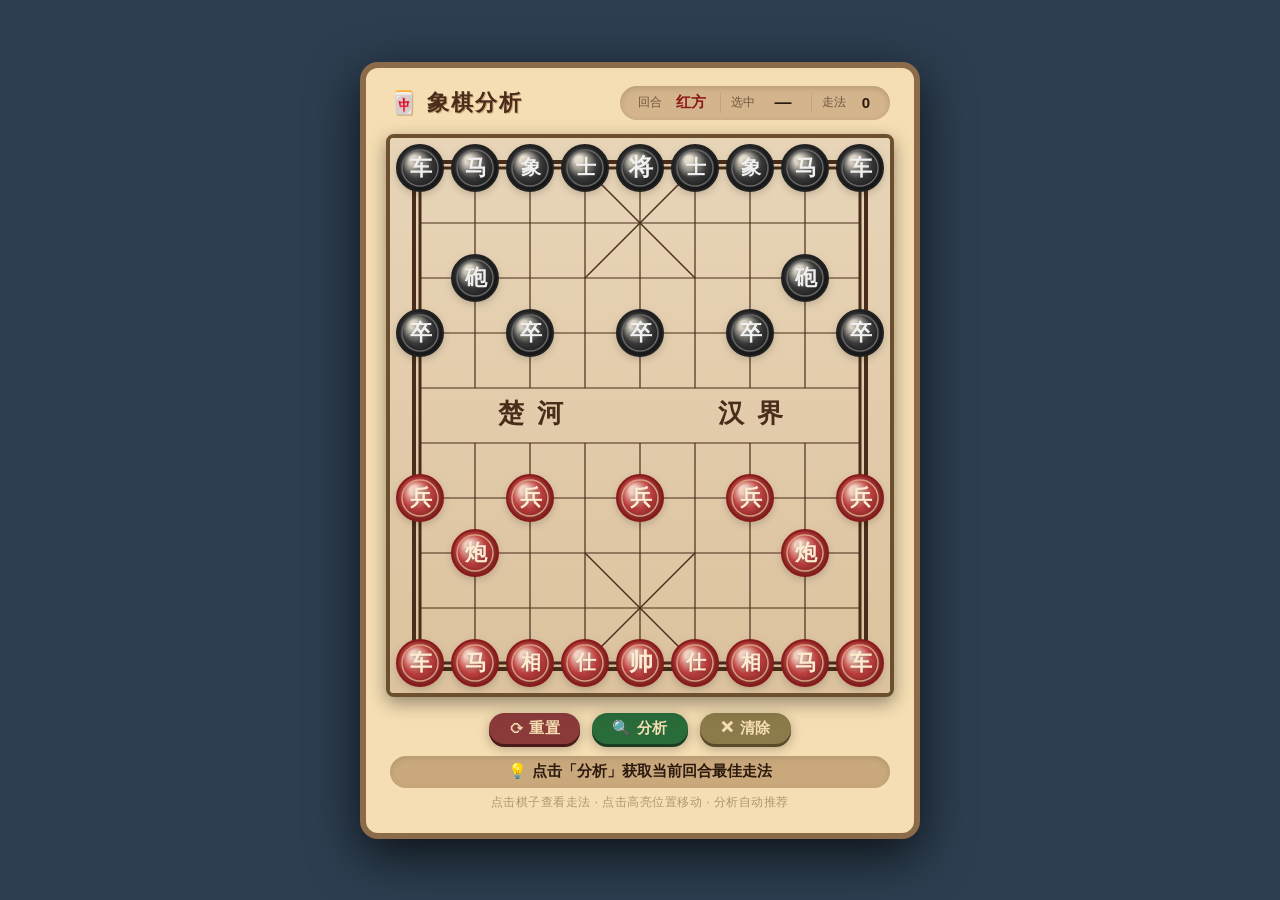
<file: xqfxq.html>
<!DOCTYPE html>
<html lang="zh-CN">
<head>
    <meta charset="UTF-8">
    <meta name="viewport" content="width=device-width, initial-scale=1.0, maximum-scale=1.0, user-scalable=no">
    <title>象棋分析 · 智能推荐</title>
    <style>
        /* ===== 全局重置 ===== */
        * {
            margin: 0;
            padding: 0;
            box-sizing: border-box;
        }

        body {
            display: flex;
            justify-content: center;
            align-items: center;
            min-height: 100vh;
            background: #2c3e50;
            font-family: 'Microsoft YaHei', 'PingFang SC', sans-serif;
            user-select: none;
            padding: 10px;
        }

        /* ===== 主容器 ===== */
        .container {
            background: #f5deb3;
            padding: 18px 20px 22px 20px;
            border-radius: 18px;
            box-shadow: 0 16px 50px rgba(0, 0, 0, 0.7);
            display: flex;
            flex-direction: column;
            align-items: center;
            border: 6px solid #8b6b4a;
            max-width: 560px;
            width: 100%;
            margin: 0 auto;
        }

        /* ===== 头部 ===== */
        .header {
            display: flex;
            justify-content: space-between;
            align-items: center;
            width: 100%;
            margin-bottom: 14px;
            padding: 0 4px;
            flex-wrap: wrap;
            gap: 8px;
        }

        .title {
            font-size: 22px;
            font-weight: bold;
            color: #4a2c1a;
            text-shadow: 1px 1px 0 #c9a87c;
            letter-spacing: 2px;
            white-space: nowrap;
        }

        .info-panel {
            display: flex;
            align-items: center;
            gap: 10px;
            background: #d4b48c;
            padding: 4px 14px 4px 18px;
            border-radius: 30px;
            box-shadow: inset 0 2px 6px rgba(0, 0, 0, 0.15);
            font-size: 14px;
            color: #2c1a0e;
            height: 34px;
            flex-wrap: nowrap;
        }

        .info-panel .label {
            opacity: 0.6;
            font-size: 12px;
        }

        .info-panel .value {
            font-weight: bold;
            font-size: 15px;
            min-width: 20px;
            text-align: center;
        }

        .info-panel .value.selected-name {
            min-width: 36px;
            color: #8b1a1a;
            font-size: 17px;
        }

        .info-panel .turn-indicator {
            color: #2c1a0e;
            font-weight: bold;
            padding: 0 4px;
            font-size: 15px;
        }

        .info-panel .divider {
            width: 1px;
            height: 20px;
            background: #8b6b4a;
            opacity: 0.25;
        }

        /* ===== 棋盘容器 ===== */
        .canvas-wrapper {
            position: relative;
            border: 4px solid #6b4f2e;
            border-radius: 8px;
            box-shadow: 0 6px 18px rgba(0, 0, 0, 0.4);
            background: #e8d5b8;
            line-height: 0;
            width: 100%;
            display: flex;
            justify-content: center;
        }

        canvas {
            display: block;
            width: 100%;
            height: auto;
            aspect-ratio: 500 / 555;  /* 匹配新画布尺寸 */
            border-radius: 4px;
            cursor: pointer;
            background: #e8d5b8;
            touch-action: none;
            max-width: 500px;
        }

        /* ===== 按钮区 ===== */
        .controls {
            display: flex;
            gap: 12px;
            margin-top: 16px;
            width: 100%;
            justify-content: center;
            flex-wrap: wrap;
        }

        .controls button {
            padding: 6px 20px;
            font-size: 15px;
            font-weight: bold;
            border: none;
            border-radius: 30px;
            background: #6b4f2e;
            color: #f5deb3;
            cursor: pointer;
            transition: all 0.2s;
            box-shadow: 0 3px 0 #3d2b18, 0 4px 12px rgba(0, 0, 0, 0.3);
            letter-spacing: 0.5px;
            flex: 0 1 auto;
            min-width: 70px;
        }

        .controls button:hover {
            background: #7d5d3a;
            transform: translateY(-1px);
            box-shadow: 0 5px 0 #3d2b18, 0 6px 16px rgba(0, 0, 0, 0.35);
        }

        .controls button:active {
            transform: translateY(3px);
            box-shadow: 0 1px 0 #3d2b18, 0 4px 12px rgba(0, 0, 0, 0.25);
        }

        .controls button.reset-btn {
            background: #8b3a3a;
            box-shadow: 0 3px 0 #4a1a1a, 0 4px 12px rgba(0, 0, 0, 0.3);
        }
        .controls button.reset-btn:hover {
            background: #a34444;
            box-shadow: 0 5px 0 #4a1a1a, 0 6px 16px rgba(0, 0, 0, 0.35);
        }

        .controls button.analyze-btn {
            background: #2a6b3a;
            box-shadow: 0 3px 0 #1a3d22, 0 4px 12px rgba(0, 0, 0, 0.3);
        }
        .controls button.analyze-btn:hover {
            background: #3a8a4a;
            box-shadow: 0 5px 0 #1a3d22, 0 6px 16px rgba(0, 0, 0, 0.35);
        }

        .controls button.clear-btn {
            background: #8b7a4a;
            box-shadow: 0 3px 0 #5a4a2a, 0 4px 12px rgba(0, 0, 0, 0.3);
        }
        .controls button.clear-btn:hover {
            background: #a08a5a;
            box-shadow: 0 5px 0 #5a4a2a, 0 6px 16px rgba(0, 0, 0, 0.35);
        }

        /* ===== 推荐信息 ===== */
        .recommend-info {
            margin-top: 12px;
            padding: 5px 16px;
            background: #c9a87c;
            border-radius: 30px;
            font-size: 15px;
            color: #2c1a0e;
            min-height: 32px;
            display: flex;
            align-items: center;
            justify-content: center;
            gap: 4px;
            width: 100%;
            max-width: 500px;
            box-shadow: inset 0 2px 6px rgba(0, 0, 0, 0.1);
            font-weight: bold;
            transition: all 0.2s;
            text-align: center;
            word-break: break-word;
        }

        .recommend-info .highlight {
            color: #1a5a2a;
            background: #e8f0d0;
            padding: 0 10px;
            border-radius: 20px;
            font-size: 16px;
        }

        .footer {
            margin-top: 6px;
            font-size: 12px;
            color: #6b4f2e;
            opacity: 0.5;
            letter-spacing: 0.5px;
            text-align: center;
        }

        /* ===== 🏆 获胜弹窗 ===== */
        .modal-overlay {
            display: none;
            position: fixed;
            top: 0;
            left: 0;
            width: 100%;
            height: 100%;
            background: rgba(0, 0, 0, 0.65);
            z-index: 999;
            justify-content: center;
            align-items: center;
            animation: fadeIn 0.3s ease;
            backdrop-filter: blur(4px);
        }

        .modal-overlay.active {
            display: flex;
        }

        .modal-box {
            background: #f5deb3;
            border-radius: 28px;
            padding: 40px 48px 36px 48px;
            max-width: 400px;
            width: 90%;
            text-align: center;
            box-shadow: 0 30px 80px rgba(0, 0, 0, 0.7);
            border: 4px solid #8b6b4a;
            animation: scaleIn 0.35s cubic-bezier(0.34, 1.56, 0.64, 1);
            position: relative;
        }

        .modal-box .trophy {
            font-size: 64px;
            display: block;
            margin-bottom: 6px;
        }

        .modal-box .winner-text {
            font-size: 34px;
            font-weight: 900;
            margin: 8px 0 6px 0;
            letter-spacing: 4px;
        }

        .modal-box .winner-text.red-win {
            color: #b22222;
            text-shadow: 0 2px 12px rgba(178, 34, 34, 0.3);
        }

        .modal-box .winner-text.black-win {
            color: #1a1a1a;
            text-shadow: 0 2px 12px rgba(0, 0, 0, 0.25);
        }

        .modal-box .sub-text {
            font-size: 16px;
            color: #5a3f2a;
            opacity: 0.7;
            margin-bottom: 20px;
        }

        .modal-box .btn-restart {
            padding: 10px 40px;
            font-size: 18px;
            font-weight: bold;
            border: none;
            border-radius: 40px;
            background: #6b4f2e;
            color: #f5deb3;
            cursor: pointer;
            transition: all 0.2s;
            box-shadow: 0 4px 0 #3d2b18, 0 6px 20px rgba(0, 0, 0, 0.25);
            letter-spacing: 1px;
        }

        .modal-box .btn-restart:hover {
            background: #7d5d3a;
            transform: translateY(-2px);
            box-shadow: 0 6px 0 #3d2b18, 0 8px 28px rgba(0, 0, 0, 0.3);
        }

        .modal-box .btn-restart:active {
            transform: translateY(4px);
            box-shadow: 0 1px 0 #3d2b18, 0 4px 12px rgba(0, 0, 0, 0.2);
        }

        @keyframes fadeIn {
            from { opacity: 0; }
            to { opacity: 1; }
        }

        @keyframes scaleIn {
            from { transform: scale(0.8) translateY(20px); opacity: 0; }
            to { transform: scale(1) translateY(0); opacity: 1; }
        }

        /* ============================================================
                   📱 移动端优化
                   ============================================================ */
        @media (max-width: 600px) {
            body { padding: 6px; }
            .container {
                padding: 12px 12px 16px 12px;
                border-width: 4px;
                border-radius: 14px;
                max-width: 100%;
            }
            .title { font-size: 17px; letter-spacing: 1px; }
            .info-panel {
                font-size: 12px;
                padding: 3px 10px 3px 14px;
                height: 30px;
                gap: 6px;
            }
            .info-panel .label { font-size: 10px; }
            .info-panel .value { font-size: 13px; min-width: 16px; }
            .info-panel .value.selected-name { font-size: 14px; min-width: 28px; }
            .info-panel .turn-indicator { font-size: 13px; }
            .info-panel .divider { height: 16px; }
            .canvas-wrapper { border-width: 3px; border-radius: 6px; }
            canvas { max-width: 100%; }
            .controls { gap: 8px; margin-top: 12px; }
            .controls button {
                padding: 5px 14px;
                font-size: 13px;
                min-width: 56px;
                box-shadow: 0 2px 0 #3d2b18, 0 3px 10px rgba(0, 0, 0, 0.25);
            }
            .controls button:active {
                transform: translateY(2px);
                box-shadow: 0 0px 0 #3d2b18, 0 3px 10px rgba(0, 0, 0, 0.2);
            }
            .recommend-info {
                font-size: 13px;
                padding: 4px 12px;
                min-height: 28px;
                margin-top: 10px;
                border-radius: 24px;
            }
            .recommend-info .highlight { font-size: 14px; padding: 0 8px; }
            .footer { font-size: 10px; margin-top: 4px; }
            .modal-box {
                padding: 30px 24px 28px 24px;
                border-radius: 22px;
            }
            .modal-box .trophy { font-size: 48px; }
            .modal-box .winner-text { font-size: 28px; }
            .modal-box .btn-restart { padding: 8px 32px; font-size: 16px; }
        }

        @media (max-width: 400px) {
            .container { padding: 8px 8px 12px 8px; border-width: 3px; border-radius: 10px; }
            .title { font-size: 14px; }
            .info-panel { font-size: 10px; padding: 2px 8px; height: 26px; gap: 4px; }
            .info-panel .label { font-size: 9px; }
            .info-panel .value { font-size: 11px; min-width: 12px; }
            .info-panel .value.selected-name { font-size: 12px; min-width: 22px; }
            .info-panel .turn-indicator { font-size: 11px; }
            .controls button { padding: 4px 10px; font-size: 11px; min-width: 44px; }
            .recommend-info { font-size: 11px; padding: 3px 8px; min-height: 24px; }
            .recommend-info .highlight { font-size: 12px; padding: 0 6px; }
            .footer { font-size: 9px; }
            .modal-box { padding: 24px 16px 22px 16px; border-radius: 18px; }
            .modal-box .trophy { font-size: 38px; }
            .modal-box .winner-text { font-size: 22px; }
            .modal-box .btn-restart { padding: 6px 24px; font-size: 14px; }
        }

        @media (min-width: 601px) and (max-width: 900px) {
            .container { padding: 20px 24px 24px 24px; max-width: 500px; }
            canvas { max-width: 500px; margin: 0 auto; }
        }
    </style>
</head>
<body>

    <div class="container">
        <!-- 头部 -->
        <div class="header">
            <div class="title">🀄 象棋分析</div>
            <div class="info-panel">
                <span class="label">回合</span>
                <span class="value turn-indicator" id="turnDisplay">红方</span>
                <span class="divider"></span>
                <span class="label">选中</span>
                <span class="value selected-name" id="selectedDisplay">—</span>
                <span class="divider"></span>
                <span class="label">走法</span>
                <span class="value" id="moveCount">0</span>
            </div>
        </div>

        <!-- 棋盘 -->
        <div class="canvas-wrapper">
            <canvas id="boardCanvas" width="500" height="555"></canvas>
        </div>

        <!-- 按钮 -->
        <div class="controls">
            <button class="reset-btn" id="resetBtn">⟳ 重置</button>
            <button class="analyze-btn" id="analyzeBtn">🔍 分析</button>
            <button class="clear-btn" id="clearRecommendBtn">✕ 清除</button>
        </div>

        <!-- 推荐信息 -->
        <div class="recommend-info" id="recommendInfo">💡 点击「分析」获取当前回合最佳走法</div>

        <div class="footer">点击棋子查看走法 · 点击高亮位置移动 · 分析自动推荐</div>
    </div>

    <!-- 🏆 获胜弹窗 -->
    <div class="modal-overlay" id="winModal">
        <div class="modal-box">
            <span class="trophy" id="modalTrophy">🏆</span>
            <div class="winner-text" id="modalWinner">红方赢</div>
            <div class="sub-text">🎯 精彩对局！</div>
            <button class="btn-restart" id="modalRestartBtn">🔄 再来一局</button>
        </div>
    </div>

    <script>
        // ============================================================
        //  常量 & 配置 — 适中尺寸
        // ============================================================
        const COLS = 9;
        const ROWS = 10;
        const CELL_SIZE = 55;               // 格子大小适中
        const BOARD_WIDTH = (COLS - 1) * CELL_SIZE; // 440
        const BOARD_HEIGHT = (ROWS - 1) * CELL_SIZE; // 495
        const PADDING = 30;                 // 留白适中
        const CANVAS_WIDTH = BOARD_WIDTH + 2 * PADDING;  // 500
        const CANVAS_HEIGHT = BOARD_HEIGHT + 2 * PADDING; // 555
        const PIECE_RADIUS = 23;            // 棋子稍小，匹配格子

        const TYPES = {
            KING: 'king',
            ADVISOR: 'advisor',
            ELEPHANT: 'elephant',
            HORSE: 'horse',
            ROOK: 'rook',
            CANNON: 'cannon',
            PAWN: 'pawn'
        };

        const TYPE_NAMES = {
            red: {
                king: '帅',
                advisor: '仕',
                elephant: '相',
                horse: '马',
                rook: '车',
                cannon: '炮',
                pawn: '兵'
            },
            black: {
                king: '将',
                advisor: '士',
                elephant: '象',
                horse: '马',
                rook: '车',
                cannon: '砲',
                pawn: '卒'
            }
        };

        const PIECE_VALUES = {
            king: 10000,
            rook: 1000,
            cannon: 450,
            horse: 450,
            advisor: 200,
            elephant: 200,
            pawn: 100
        };

        // ============================================================
        //  状态
        // ============================================================
        let board = [];
        let selectedPos = null;
        let validMoves = [];
        let moveHistory = [];
        let currentTurn = 'red';
        let recommendMove = null;
        let gameOver = false;

        const canvas = document.getElementById('boardCanvas');
        const ctx = canvas.getContext('2d');
        const selectedDisplay = document.getElementById('selectedDisplay');
        const moveCountDisplay = document.getElementById('moveCount');
        const turnDisplay = document.getElementById('turnDisplay');
        const recommendInfo = document.getElementById('recommendInfo');

        const winModal = document.getElementById('winModal');
        const modalWinner = document.getElementById('modalWinner');
        const modalTrophy = document.getElementById('modalTrophy');
        const modalRestartBtn = document.getElementById('modalRestartBtn');

        // ============================================================
        //  初始棋盘
        // ============================================================
        function createInitialBoard() {
            const b = [];
            for (let c = 0; c < COLS; c++) {
                b[c] = [];
                for (let r = 0; r < ROWS; r++) {
                    b[c][r] = null;
                }
            }

            // 黑方 (上方)
            b[4][0] = { type: TYPES.KING, color: 'black' };
            b[3][0] = { type: TYPES.ADVISOR, color: 'black' };
            b[5][0] = { type: TYPES.ADVISOR, color: 'black' };
            b[2][0] = { type: TYPES.ELEPHANT, color: 'black' };
            b[6][0] = { type: TYPES.ELEPHANT, color: 'black' };
            b[1][0] = { type: TYPES.HORSE, color: 'black' };
            b[7][0] = { type: TYPES.HORSE, color: 'black' };
            b[0][0] = { type: TYPES.ROOK, color: 'black' };
            b[8][0] = { type: TYPES.ROOK, color: 'black' };
            b[1][2] = { type: TYPES.CANNON, color: 'black' };
            b[7][2] = { type: TYPES.CANNON, color: 'black' };
            for (let c = 0; c < 9; c += 2) {
                b[c][3] = { type: TYPES.PAWN, color: 'black' };
            }

            // 红方 (下方)
            b[4][9] = { type: TYPES.KING, color: 'red' };
            b[3][9] = { type: TYPES.ADVISOR, color: 'red' };
            b[5][9] = { type: TYPES.ADVISOR, color: 'red' };
            b[2][9] = { type: TYPES.ELEPHANT, color: 'red' };
            b[6][9] = { type: TYPES.ELEPHANT, color: 'red' };
            b[1][9] = { type: TYPES.HORSE, color: 'red' };
            b[7][9] = { type: TYPES.HORSE, color: 'red' };
            b[0][9] = { type: TYPES.ROOK, color: 'red' };
            b[8][9] = { type: TYPES.ROOK, color: 'red' };
            b[1][7] = { type: TYPES.CANNON, color: 'red' };
            b[7][7] = { type: TYPES.CANNON, color: 'red' };
            for (let c = 0; c < 9; c += 2) {
                b[c][6] = { type: TYPES.PAWN, color: 'red' };
            }

            return b;
        }

        function resetBoard() {
            board = createInitialBoard();
            selectedPos = null;
            validMoves = [];
            moveHistory = [];
            currentTurn = 'red';
            recommendMove = null;
            gameOver = false;
            winModal.classList.remove('active');
            updateInfo();
            draw();
            updateRecommendInfo(null);
        }

        // ============================================================
        //  坐标工具
        // ============================================================
        function toPixel(col, row) {
            return {
                x: PADDING + col * CELL_SIZE,
                y: PADDING + row * CELL_SIZE
            };
        }

        function toBoard(px, py) {
            const col = Math.round((px - PADDING) / CELL_SIZE);
            const row = Math.round((py - PADDING) / CELL_SIZE);
            if (col < 0 || col >= COLS || row < 0 || row >= ROWS) return null;
            const pos = toPixel(col, row);
            const dist = Math.hypot(px - pos.x, py - pos.y);
            if (dist > CELL_SIZE * 0.45) return null;
            return { col, row };
        }

        // ============================================================
        //  走法生成 (完整合法走法)
        // ============================================================
        function isOnBoard(col, row) {
            return col >= 0 && col < COLS && row >= 0 && row < ROWS;
        }

        function isSameColor(p1, p2) {
            return p1 && p2 && p1.color === p2.color;
        }

        function isInRedFort(col, row) {
            return col >= 3 && col <= 5 && row >= 7 && row <= 9;
        }

        function isInBlackFort(col, row) {
            return col >= 3 && col <= 5 && row >= 0 && row <= 2;
        }

        function isInFort(col, row, color) {
            return color === 'red' ? isInRedFort(col, row) : isInBlackFort(col, row);
        }

        function isOnRedSide(row) { return row >= 5 && row <= 9; }

        function isOnBlackSide(row) { return row >= 0 && row <= 4; }

        function cloneBoard(b) {
            return b.map(col => col.map(cell => cell ? { ...cell } : null));
        }

        function findKing(b, color) {
            for (let c = 0; c < COLS; c++) {
                for (let r = 0; r < ROWS; r++) {
                    const p = b[c][r];
                    if (p && p.type === TYPES.KING && p.color === color) {
                        return { col: c, row: r };
                    }
                }
            }
            return null;
        }

        function kingsAreFacing(b) {
            const redKing = findKing(b, 'red');
            const blackKing = findKing(b, 'black');
            if (!redKing || !blackKing) return false;
            if (redKing.col !== blackKing.col) return false;
            const col = redKing.col;
            const minRow = Math.min(redKing.row, blackKing.row);
            const maxRow = Math.max(redKing.row, blackKing.row);
            for (let r = minRow + 1; r < maxRow; r++) {
                if (b[col][r] !== null) return false;
            }
            return true;
        }

        function generateRawMoves(b, col, row) {
            const piece = b[col][row];
            if (!piece) return [];
            const { type, color } = piece;
            const moves = [];

            const addMove = (c, r) => {
                if (!isOnBoard(c, r)) return false;
                const target = b[c][r];
                if (target && target.color === color) return false;
                moves.push({ col: c, row: r });
                return true;
            };

            switch (type) {
                case TYPES.KING: {
                    const dirs = [[0,-1],[0,1],[-1,0],[1,0]];
                    for (const d of dirs) {
                        const nc = col + d[0], nr = row + d[1];
                        if (isOnBoard(nc, nr) && isInFort(nc, nr, color)) {
                            const target = b[nc][nr];
                            if (!target || target.color !== color) {
                                moves.push({ col: nc, row: nr });
                            }
                        }
                    }
                    break;
                }
                case TYPES.ADVISOR: {
                    const dirs = [[-1,-1],[1,-1],[-1,1],[1,1]];
                    for (const d of dirs) {
                        const nc = col + d[0], nr = row + d[1];
                        if (isOnBoard(nc, nr) && isInFort(nc, nr, color)) {
                            const target = b[nc][nr];
                            if (!target || target.color !== color) {
                                moves.push({ col: nc, row: nr });
                            }
                        }
                    }
                    break;
                }
                case TYPES.ELEPHANT: {
                    const dirs = [[-2,-2],[2,-2],[-2,2],[2,2]];
                    for (const d of dirs) {
                        const nc = col + d[0], nr = row + d[1];
                        const blockC = col + d[0]/2, blockR = row + d[1]/2;
                        if (!isOnBoard(nc, nr)) continue;
                        if (color === 'red' && !isOnRedSide(nr)) continue;
                        if (color === 'black' && !isOnBlackSide(nr)) continue;
                        if (b[blockC][blockR] !== null) continue;
                        const target = b[nc][nr];
                        if (target && target.color === color) continue;
                        moves.push({ col: nc, row: nr });
                    }
                    break;
                }
                case TYPES.HORSE: {
                    const jumps = [
                        [-1,-2,0,-1], [1,-2,0,-1],
                        [-2,-1,-1,0], [2,-1,1,0],
                        [-2,1,-1,0], [2,1,1,0],
                        [-1,2,0,1], [1,2,0,1]
                    ];
                    for (const j of jumps) {
                        const nc = col + j[0], nr = row + j[1];
                        const blockC = col + j[2], blockR = row + j[3];
                        if (!isOnBoard(nc, nr)) continue;
                        if (b[blockC][blockR] !== null) continue;
                        const target = b[nc][nr];
                        if (target && target.color === color) continue;
                        moves.push({ col: nc, row: nr });
                    }
                    break;
                }
                case TYPES.ROOK: {
                    const dirs = [[0,-1],[0,1],[-1,0],[1,0]];
                    for (const d of dirs) {
                        let c = col + d[0], r = row + d[1];
                        while (isOnBoard(c, r)) {
                            const target = b[c][r];
                            if (target) {
                                if (target.color !== color) moves.push({ col: c, row: r });
                                break;
                            }
                            moves.push({ col: c, row: r });
                            c += d[0]; r += d[1];
                        }
                    }
                    break;
                }
                case TYPES.CANNON: {
                    const dirs = [[0,-1],[0,1],[-1,0],[1,0]];
                    for (const d of dirs) {
                        let c = col + d[0], r = row + d[1];
                        let jumped = false;
                        while (isOnBoard(c, r)) {
                            const target = b[c][r];
                            if (!jumped) {
                                if (target) { jumped = true; }
                                else { moves.push({ col: c, row: r }); }
                            } else {
                                if (target) {
                                    if (target.color !== color) {
                                        moves.push({ col: c, row: r });
                                    }
                                    break;
                                }
                            }
                            c += d[0]; r += d[1];
                        }
                    }
                    break;
                }
                case TYPES.PAWN: {
                    const forward = color === 'red' ? -1 : 1;
                    const crossed = color === 'red' ? (row <= 4) : (row >= 5);
                    const nc = col, nr = row + forward;
                    if (isOnBoard(nc, nr)) {
                        const target = b[nc][nr];
                        if (!target || target.color !== color) {
                            moves.push({ col: nc, row: nr });
                        }
                    }
                    if (crossed) {
                        for (const dc of [-1, 1]) {
                            const nc2 = col + dc, nr2 = row;
                            if (isOnBoard(nc2, nr2)) {
                                const target = b[nc2][nr2];
                                if (!target || target.color !== color) {
                                    moves.push({ col: nc2, row: nr2 });
                                }
                            }
                        }
                    }
                    break;
                }
            }
            return moves;
        }

        function generateLegalMoves(b, col, row) {
            const piece = b[col][row];
            if (!piece) return [];
            const raw = generateRawMoves(b, col, row);
            const legal = [];
            for (const m of raw) {
                const testBoard = cloneBoard(b);
                testBoard[m.col][m.row] = testBoard[col][row];
                testBoard[col][row] = null;
                if (kingsAreFacing(testBoard)) continue;
                legal.push(m);
            }
            return legal;
        }

        // ============================================================
        //  评估 & 推荐
        // ============================================================
        function getPieceValue(piece) {
            if (!piece) return 0;
            return PIECE_VALUES[piece.type] || 0;
        }

        function evaluateMove(fromCol, fromRow, toCol, toRow, board, color) {
            const piece = board[fromCol][fromRow];
            if (!piece) return -Infinity;

            const testBoard = cloneBoard(board);
            const captured = testBoard[toCol][toRow];
            testBoard[toCol][toRow] = piece;
            testBoard[fromCol][fromRow] = null;

            let score = 0;
            if (captured) {
                score += getPieceValue(captured) * 2;
            }

            const targetPiece = testBoard[toCol][toRow];
            if (targetPiece.type === TYPES.PAWN) {
                const crossed = targetPiece.color === 'red' ? (toRow <= 4) : (toRow >= 5);
                if (crossed) score += 50;
            }
            if (targetPiece.type === TYPES.HORSE) {
                const centerDist = Math.abs(toCol - 4) + Math.abs(toRow - 4.5);
                if (centerDist < 3) score += 20;
            }
            if (targetPiece.type === TYPES.CANNON) {
                const dirs = [[0,-1],[0,1],[-1,0],[1,0]];
                let hasScreen = false;
                for (const d of dirs) {
                    let c = toCol + d[0], r = toRow + d[1];
                    while (isOnBoard(c, r)) {
                        if (testBoard[c][r] !== null) { hasScreen = true; break; }
                        c += d[0]; r += d[1];
                    }
                    if (hasScreen) break;
                }
                if (hasScreen) score += 15;
            }

            const opponentColor = color === 'red' ? 'black' : 'red';
            const kingPos = findKing(testBoard, opponentColor);
            if (kingPos) {
                for (let c = 0; c < COLS; c++) {
                    for (let r = 0; r < ROWS; r++) {
                        const p = testBoard[c][r];
                        if (p && p.color === color) {
                            const moves = generateLegalMoves(testBoard, c, r);
                            if (moves.some(m => m.col === kingPos.col && m.row === kingPos.row)) {
                                score += 200;
                                break;
                            }
                        }
                    }
                }
            }
            return score;
        }

        function findBestMove(color) {
            let bestScore = -Infinity;
            let bestMove = null;

            for (let c = 0; c < COLS; c++) {
                for (let r = 0; r < ROWS; r++) {
                    const piece = board[c][r];
                    if (piece && piece.color === color) {
                        const moves = generateLegalMoves(board, c, r);
                        for (const m of moves) {
                            const score = evaluateMove(c, r, m.col, m.row, board, color);
                            if (score > bestScore) {
                                bestScore = score;
                                bestMove = { fromCol: c, fromRow: r, toCol: m.col, toRow: m.row, score };
                            }
                        }
                    }
                }
            }
            return bestMove;
        }

        function analyzeAndRecommend() {
            if (gameOver) {
                recommendInfo.textContent = '⏳ 游戏已结束，请点击「重置」重新开始';
                return;
            }
            const color = currentTurn;
            const best = findBestMove(color);
            if (!best) {
                recommendInfo.textContent = '⚠️ 当前无合法走法 (可能被将死)';
                recommendMove = null;
                draw();
                return;
            }

            recommendMove = best;
            const fromPiece = board[best.fromCol][best.fromRow];
            const toPiece = board[best.toCol][best.toRow];
            const colorName = color === 'red' ? '红' : '黑';
            const pieceName = TYPE_NAMES[color][fromPiece.type];
            const toCoord = String.fromCharCode(65 + best.toCol) + (10 - best.toRow);
            const action = toPiece ? '吃' : '走';
            const targetName = toPiece ? TYPE_NAMES[toPiece.color][toPiece.type] : '';

            recommendInfo.innerHTML =
                `💡 <span style="color:#2a5a2a;">推荐 ${colorName}方</span> ` +
                `<span class="highlight">${pieceName}</span> ${action} ` +
                `<span class="highlight">${toCoord}</span> ` +
                `${targetName ? ' (吃' + targetName + ')' : ''} ` +
                `<span style="opacity:0.6;font-weight:normal;"> 评分 ${best.score.toFixed(0)}</span>`;

            draw();
        }

        function clearRecommend() {
            recommendMove = null;
            recommendInfo.innerHTML = '💡 点击「分析」获取当前回合最佳走法';
            draw();
        }

        // ============================================================
        //  🏆 获胜弹窗
        // ============================================================
        function showWinModal(winnerColor) {
            gameOver = true;
            const isRed = winnerColor === 'red';
            const winnerName = isRed ? '红方' : '黑方';

            modalWinner.textContent = `${winnerName} 赢！`;
            modalWinner.className = 'winner-text ' + (isRed ? 'red-win' : 'black-win');
            modalTrophy.textContent = isRed ? '🏆' : '🏆';

            if (!isRed) {
                modalTrophy.style.textShadow = '0 0 20px rgba(0,0,0,0.2)';
            } else {
                modalTrophy.style.textShadow = '0 0 20px rgba(178,34,34,0.3)';
            }

            winModal.classList.add('active');
            draw();
        }

        function closeWinModal() {
            winModal.classList.remove('active');
        }

        // ============================================================
        //  绘制
        // ============================================================
        function draw() {
            const W = CANVAS_WIDTH, H = CANVAS_HEIGHT;
            ctx.clearRect(0, 0, W, H);

            const grad = ctx.createLinearGradient(0, 0, 0, H);
            grad.addColorStop(0, '#e8d5b8');
            grad.addColorStop(1, '#dcc29e');
            ctx.fillStyle = grad;
            ctx.fillRect(0, 0, W, H);

            drawBoard();
            drawPieces();

            if (recommendMove && !gameOver) {
                const from = toPixel(recommendMove.fromCol, recommendMove.fromRow);
                const to = toPixel(recommendMove.toCol, recommendMove.toRow);

                ctx.beginPath();
                ctx.arc(from.x, from.y, PIECE_RADIUS + 6, 0, Math.PI * 2);
                ctx.strokeStyle = 'rgba(30, 144, 255, 0.9)';
                ctx.lineWidth = 4;
                ctx.setLineDash([6, 6]);
                ctx.stroke();
                ctx.setLineDash([]);

                ctx.beginPath();
                ctx.arc(to.x, to.y, PIECE_RADIUS + 6, 0, Math.PI * 2);
                ctx.strokeStyle = 'rgba(30, 144, 255, 0.9)';
                ctx.lineWidth = 4;
                ctx.setLineDash([6, 6]);
                ctx.stroke();
                ctx.setLineDash([]);

                ctx.beginPath();
                ctx.moveTo(from.x, from.y);
                ctx.lineTo(to.x, to.y);
                ctx.strokeStyle = 'rgba(30, 144, 255, 0.6)';
                ctx.lineWidth = 2;
                ctx.stroke();

                const angle = Math.atan2(to.y - from.y, to.x - from.x);
                const headLen = 12;
                const headAngle = 0.4;
                const x1 = to.x - headLen * 0.5 * Math.cos(angle - headAngle);
                const y1 = to.y - headLen * 0.5 * Math.sin(angle - headAngle);
                const x2 = to.x - headLen * 0.5 * Math.cos(angle + headAngle);
                const y2 = to.y - headLen * 0.5 * Math.sin(angle + headAngle);
                ctx.beginPath();
                ctx.moveTo(to.x, to.y);
                ctx.lineTo(x1, y1);
                ctx.moveTo(to.x, to.y);
                ctx.lineTo(x2, y2);
                ctx.strokeStyle = 'rgba(30, 144, 255, 0.8)';
                ctx.lineWidth = 3;
                ctx.stroke();

                ctx.fillStyle = 'rgba(30, 144, 255, 0.06)';
                ctx.fillRect(PADDING, PADDING, BOARD_WIDTH, BOARD_HEIGHT);
            }

            drawHighlights();

            if (selectedPos) {
                const p = board[selectedPos.col][selectedPos.row];
                if (p) {
                    drawPiece(selectedPos.col, selectedPos.row, p, false);
                }
            }

            if (gameOver) {
                ctx.fillStyle = 'rgba(0,0,0,0.08)';
                ctx.fillRect(PADDING, PADDING, BOARD_WIDTH, BOARD_HEIGHT);
                ctx.fillStyle = 'rgba(0,0,0,0.4)';
                ctx.font = 'bold 36px "Microsoft YaHei", sans-serif';
                ctx.textAlign = 'center';
                ctx.textBaseline = 'middle';
                ctx.fillText('🏁', PADDING + BOARD_WIDTH/2, PADDING + BOARD_HEIGHT/2);
            }
        }

        function drawBoard() {
            const pad = PADDING;
            const cs = CELL_SIZE;
            ctx.strokeStyle = '#4a2c1a';
            ctx.lineWidth = 3;
            ctx.strokeRect(pad, pad, BOARD_WIDTH, BOARD_HEIGHT);

            ctx.lineWidth = 1.2;
            ctx.strokeStyle = '#4a2c1a';
            for (let c = 0; c < COLS; c++) {
                const x = pad + c * cs;
                if (c === 0 || c === COLS - 1) {
                    ctx.beginPath();
                    ctx.moveTo(x, pad);
                    ctx.lineTo(x, pad + BOARD_HEIGHT);
                    ctx.stroke();
                } else {
                    ctx.beginPath();
                    ctx.moveTo(x, pad);
                    ctx.lineTo(x, pad + 4 * cs);
                    ctx.stroke();
                    ctx.beginPath();
                    ctx.moveTo(x, pad + 5 * cs);
                    ctx.lineTo(x, pad + 9 * cs);
                    ctx.stroke();
                }
            }
            for (let r = 0; r < ROWS; r++) {
                const y = pad + r * cs;
                ctx.beginPath();
                ctx.moveTo(pad, y);
                ctx.lineTo(pad + BOARD_WIDTH, y);
                ctx.stroke();
            }

            ctx.lineWidth = 1.5;
            ctx.beginPath();
            ctx.moveTo(pad + 3 * cs, pad);
            ctx.lineTo(pad + 5 * cs, pad + 2 * cs);
            ctx.stroke();
            ctx.beginPath();
            ctx.moveTo(pad + 5 * cs, pad);
            ctx.lineTo(pad + 3 * cs, pad + 2 * cs);
            ctx.stroke();
            ctx.beginPath();
            ctx.moveTo(pad + 3 * cs, pad + 7 * cs);
            ctx.lineTo(pad + 5 * cs, pad + 9 * cs);
            ctx.stroke();
            ctx.beginPath();
            ctx.moveTo(pad + 5 * cs, pad + 7 * cs);
            ctx.lineTo(pad + 3 * cs, pad + 9 * cs);
            ctx.stroke();

            ctx.fillStyle = '#4a2c1a';
            ctx.font = 'bold 26px "KaiTi", "STKaiti", serif';
            ctx.textAlign = 'center';
            ctx.textBaseline = 'middle';
            const riverY = pad + 4.5 * cs;
            ctx.fillText('楚  河', pad + 2 * cs, riverY);
            ctx.fillText('汉  界', pad + 6 * cs, riverY);

            const starPositions = [
                { c: 0, r: 3 }, { c: 2, r: 3 }, { c: 4, r: 3 }, { c: 6, r: 3 }, { c: 8, r: 3 },
                { c: 0, r: 6 }, { c: 2, r: 6 }, { c: 4, r: 6 }, { c: 6, r: 6 }, { c: 8, r: 6 },
                { c: 1, r: 2 }, { c: 7, r: 2 },
                { c: 1, r: 7 }, { c: 7, r: 7 }
            ];
            ctx.fillStyle = '#4a2c1a';
            for (const pos of starPositions) {
                const x = pad + pos.c * cs;
                const y = pad + pos.r * cs;
                const d = 4, gap = 6;
                const dirs = [[1,0],[-1,0],[0,1],[0,-1]];
                for (const d2 of dirs) {
                    const cx = x + d2[0] * gap;
                    const cy = y + d2[1] * gap;
                    ctx.beginPath();
                    ctx.moveTo(cx - d2[0] * d, cy - d2[1] * d);
                    ctx.lineTo(cx + d2[0] * d, cy + d2[1] * d);
                    ctx.stroke();
                }
            }

            ctx.lineWidth = 4;
            ctx.strokeStyle = '#4a2c1a';
            ctx.strokeRect(pad - 6, pad - 6, BOARD_WIDTH + 12, BOARD_HEIGHT + 12);
        }

        function drawPieces() {
            for (let c = 0; c < COLS; c++) {
                for (let r = 0; r < ROWS; r++) {
                    const piece = board[c][r];
                    if (piece) {
                        drawPiece(c, r, piece, false);
                    }
                }
            }
        }

        function drawPiece(col, row, piece, ghost) {
            const pos = toPixel(col, row);
            const x = pos.x, y = pos.y;
            const radius = PIECE_RADIUS;
            const isRed = piece.color === 'red';

            if (!ghost) {
                ctx.shadowColor = 'rgba(0,0,0,0.2)';
                ctx.shadowBlur = 8;
                ctx.shadowOffsetY = 3;
            }

            const isSelected = selectedPos && selectedPos.col === col && selectedPos.row === row;
            if (isSelected && !ghost) {
                ctx.shadowColor = 'rgba(255, 215, 0, 0.7)';
                ctx.shadowBlur = 20;
            }

            const grad = ctx.createRadialGradient(x - 6, y - 8, 4, x, y, radius + 2);
            if (isRed) {
                grad.addColorStop(0, '#f5d6c6');
                grad.addColorStop(0.5, '#c04040');
                grad.addColorStop(1, '#6a1a1a');
            } else {
                grad.addColorStop(0, '#e8e0d0');
                grad.addColorStop(0.5, '#3a3a3a');
                grad.addColorStop(1, '#0a0a0a');
            }

            ctx.beginPath();
            ctx.arc(x, y, radius, 0, Math.PI * 2);
            ctx.fillStyle = grad;
            ctx.fill();

            ctx.shadowColor = 'transparent';
            ctx.shadowBlur = 0;
            ctx.shadowOffsetY = 0;
            ctx.lineWidth = 2;
            ctx.strokeStyle = isRed ? '#8b1a1a' : '#222';
            ctx.stroke();

            ctx.beginPath();
            ctx.arc(x, y, radius - 5, 0, Math.PI * 2);
            ctx.lineWidth = 1.5;
            ctx.strokeStyle = isRed ? '#d4a080' : '#666';
            ctx.stroke();

            const name = TYPE_NAMES[piece.color][piece.type];
            ctx.textAlign = 'center';
            ctx.textBaseline = 'middle';
            const fontSize = piece.type === TYPES.KING ? 24 :
                piece.type === TYPES.ADVISOR || piece.type === TYPES.ELEPHANT ? 20 : 22;
            ctx.font = `bold ${fontSize}px "KaiTi", "STKaiti", "SimSun", serif`;
            ctx.shadowColor = 'rgba(0,0,0,0.2)';
            ctx.shadowBlur = 4;
            ctx.shadowOffsetY = 1;

            ctx.fillStyle = isRed ? '#ffebd0' : '#f0f0f0';
            ctx.shadowColor = isRed ? 'rgba(0,0,0,0.3)' : 'rgba(0,0,0,0.4)';
            ctx.fillText(name, x + 0.5, y + 1);

            ctx.shadowColor = 'transparent';
            ctx.shadowBlur = 0;
            ctx.shadowOffsetY = 0;
        }

        function drawHighlights() {
            if (!selectedPos) return;
            const piece = board[selectedPos.col][selectedPos.row];
            if (!piece) return;

            for (const m of validMoves) {
                const pos = toPixel(m.col, m.row);
                const target = board[m.col][m.row];
                const isCapture = !!target;

                if (isCapture) {
                    ctx.beginPath();
                    ctx.arc(pos.x, pos.y, PIECE_RADIUS + 4, 0, Math.PI * 2);
                    ctx.strokeStyle = 'rgba(255, 50, 50, 0.85)';
                    ctx.lineWidth = 3.5;
                    ctx.setLineDash([]);
                    ctx.stroke();
                    ctx.shadowColor = 'rgba(255,0,0,0.3)';
                    ctx.shadowBlur = 16;
                    ctx.stroke();
                    ctx.shadowColor = 'transparent';
                    ctx.shadowBlur = 0;
                } else {
                    ctx.beginPath();
                    ctx.arc(pos.x, pos.y, 10, 0, Math.PI * 2);
                    ctx.fillStyle = 'rgba(50, 200, 50, 0.7)';
                    ctx.shadowColor = 'rgba(50,200,50,0.3)';
                    ctx.shadowBlur = 12;
                    ctx.fill();
                    ctx.shadowColor = 'transparent';
                    ctx.shadowBlur = 0;
                    ctx.beginPath();
                    ctx.arc(pos.x, pos.y, 4, 0, Math.PI * 2);
                    ctx.fillStyle = 'rgba(50, 200, 50, 0.95)';
                    ctx.fill();
                }
            }
        }

        // ============================================================
        //  交互
        // ============================================================
        function handleClick(px, py) {
            if (gameOver) return;

            const pos = toBoard(px, py);
            if (!pos) {
                clearSelection();
                return;
            }

            const { col, row } = pos;
            const piece = board[col][row];

            if (selectedPos && validMoves.some(m => m.col === col && m.row === row)) {
                executeMove(selectedPos.col, selectedPos.row, col, row);
                return;
            }

            if (piece) {
                if (selectedPos && selectedPos.col === col && selectedPos.row === row) {
                    clearSelection();
                    return;
                }
                selectPiece(col, row);
                return;
            }

            clearSelection();
        }

        function selectPiece(col, row) {
            const piece = board[col][row];
            if (!piece) return;
            if (piece.color !== currentTurn) return;
            selectedPos = { col, row };
            validMoves = generateLegalMoves(board, col, row);
            recommendMove = null;
            updateInfo();
            draw();
            updateRecommendInfo(null);
        }

        function clearSelection() {
            selectedPos = null;
            validMoves = [];
            updateInfo();
            draw();
        }

        function executeMove(fromCol, fromRow, toCol, toRow) {
            const piece = board[fromCol][fromRow];
            if (!piece) return;

            const captured = board[toCol][toRow];

            board[toCol][toRow] = piece;
            board[fromCol][fromRow] = null;

            moveHistory.push({ fromCol, fromRow, toCol, toRow, piece, captured });

            if (captured && captured.type === TYPES.KING) {
                const winner = captured.color === 'red' ? 'black' : 'red';
                currentTurn = currentTurn === 'red' ? 'black' : 'red';
                recommendMove = null;
                clearSelection();
                updateInfo();
                updateRecommendInfo(null);
                draw();
                setTimeout(() => { showWinModal(winner); }, 300);
                return;
            }

            currentTurn = currentTurn === 'red' ? 'black' : 'red';
            recommendMove = null;
            clearSelection();
            updateInfo();
            updateRecommendInfo(null);
            draw();

            let hasLegalMove = false;
            for (let c = 0; c < COLS; c++) {
                for (let r = 0; r < ROWS; r++) {
                    const p = board[c][r];
                    if (p && p.color === currentTurn) {
                        const moves = generateLegalMoves(board, c, r);
                        if (moves.length > 0) { hasLegalMove = true; break; }
                    }
                }
                if (hasLegalMove) break;
            }

            if (!hasLegalMove) {
                const winner = currentTurn === 'red' ? 'black' : 'red';
                setTimeout(() => { showWinModal(winner); }, 400);
            }
        }

        function updateInfo() {
            const turnName = currentTurn === 'red' ? '红方' : '黑方';
            turnDisplay.textContent = turnName;
            turnDisplay.style.color = currentTurn === 'red' ? '#8b1a1a' : '#1a1a1a';

            if (selectedPos) {
                const piece = board[selectedPos.col][selectedPos.row];
                if (piece) {
                    const name = TYPE_NAMES[piece.color][piece.type];
                    const colorName = piece.color === 'red' ? '红' : '黑';
                    selectedDisplay.textContent = `${colorName}${name}`;
                    selectedDisplay.style.color = piece.color === 'red' ? '#8b1a1a' : '#1a1a1a';
                } else {
                    selectedDisplay.textContent = '—';
                }
                moveCountDisplay.textContent = validMoves.length;
            } else {
                selectedDisplay.textContent = '—';
                selectedDisplay.style.color = '#2c1a0e';
                moveCountDisplay.textContent = '0';
            }
        }

        function updateRecommendInfo(move) {
            if (move) {
                const fromPiece = board[move.fromCol][move.fromRow];
                const toPiece = board[move.toCol][move.toRow];
                const colorName = currentTurn === 'red' ? '红' : '黑';
                const pieceName = TYPE_NAMES[currentTurn][fromPiece.type];
                const toCoord = String.fromCharCode(65 + move.toCol) + (10 - move.toRow);
                const action = toPiece ? '吃' : '走';
                const targetName = toPiece ? TYPE_NAMES[toPiece.color][toPiece.type] : '';
                recommendInfo.innerHTML =
                    `💡 <span style="color:#2a5a2a;">推荐 ${colorName}方</span> ` +
                    `<span class="highlight">${pieceName}</span> ${action} ` +
                    `<span class="highlight">${toCoord}</span> ` +
                    `${targetName ? ' (吃' + targetName + ')' : ''} ` +
                    `<span style="opacity:0.6;font-weight:normal;"> 评分 ${move.score.toFixed(0)}</span>`;
            } else {
                recommendInfo.innerHTML = '💡 点击「分析」获取当前回合最佳走法';
            }
        }

        // ============================================================
        //  事件绑定
        // ============================================================
        canvas.addEventListener('click', (e) => {
            const rect = canvas.getBoundingClientRect();
            const scaleX = canvas.width / rect.width;
            const scaleY = canvas.height / rect.height;
            const px = (e.clientX - rect.left) * scaleX;
            const py = (e.clientY - rect.top) * scaleY;
            handleClick(px, py);
        });

        canvas.addEventListener('touchstart', (e) => {
            e.preventDefault();
            const rect = canvas.getBoundingClientRect();
            const touch = e.touches[0];
            const scaleX = canvas.width / rect.width;
            const scaleY = canvas.height / rect.height;
            const px = (touch.clientX - rect.left) * scaleX;
            const py = (touch.clientY - rect.top) * scaleY;
            handleClick(px, py);
        }, { passive: false });

        document.getElementById('resetBtn').addEventListener('click', resetBoard);
        document.getElementById('analyzeBtn').addEventListener('click', analyzeAndRecommend);
        document.getElementById('clearRecommendBtn').addEventListener('click', clearRecommend);

        modalRestartBtn.addEventListener('click', () => {
            closeWinModal();
            resetBoard();
        });

        winModal.addEventListener('click', (e) => {
            if (e.target === winModal) {
                closeWinModal();
                resetBoard();
            }
        });

        document.addEventListener('keydown', (e) => {
            if (e.key === 'r' || e.key === 'R') resetBoard();
            if (e.key === 'Escape') {
                if (winModal.classList.contains('active')) {
                    closeWinModal();
                    resetBoard();
                } else {
                    clearSelection();
                    clearRecommend();
                }
            }
            if (e.key === 'a' || e.key === 'A') analyzeAndRecommend();
        });

        // ============================================================
        //  启动
        // ============================================================
        resetBoard();

        let resizeTimer;
        window.addEventListener('resize', () => {
            clearTimeout(resizeTimer);
            resizeTimer = setTimeout(() => draw(), 100);
        });

        console.log('🀄 象棋分析工具 — 尺寸适中，留白合理');
    </script>
</body>
</html>
</file>
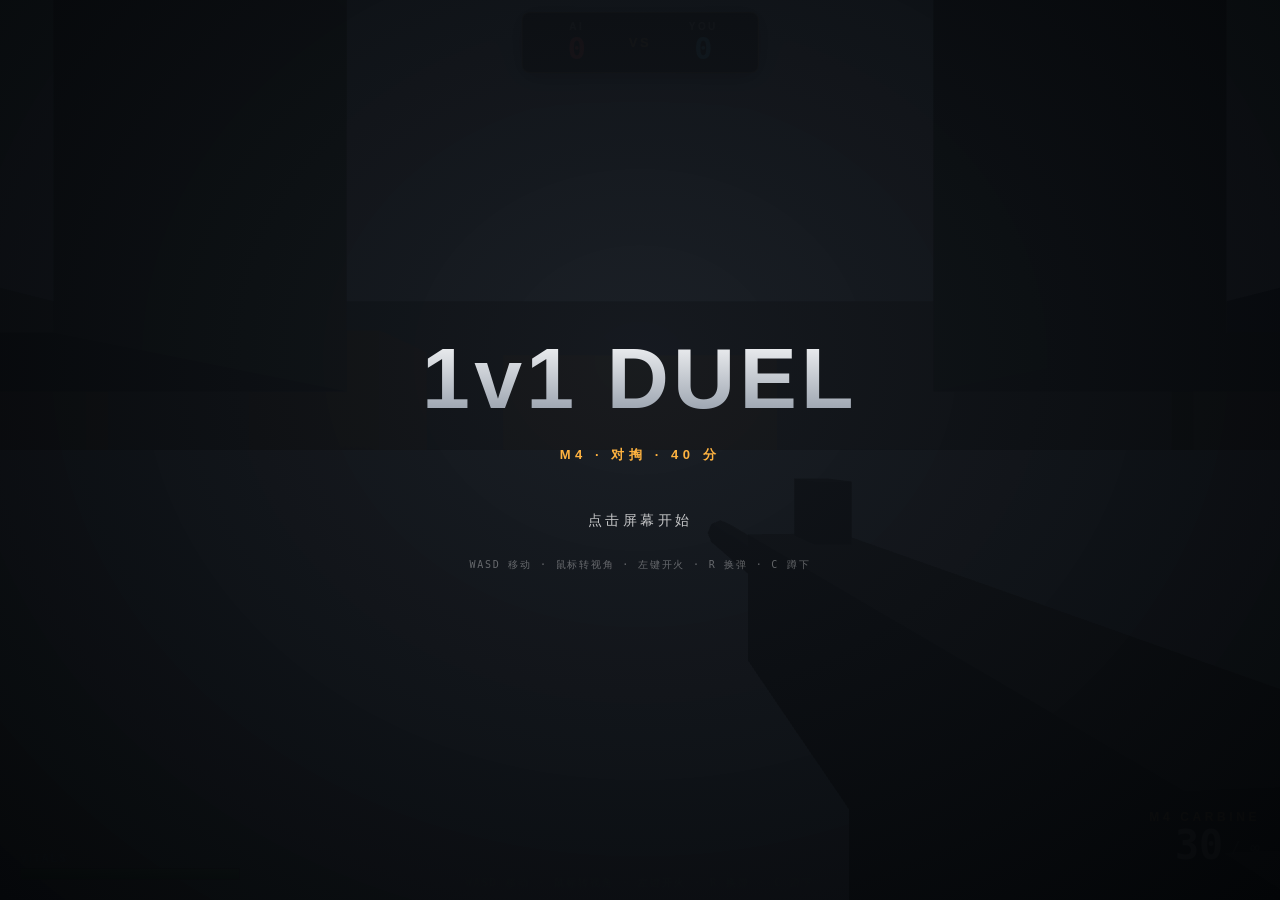
<file: 3d-shooter/duel/duel.html>
<!DOCTYPE html>
<html lang="zh-CN">
<head>
<meta charset="utf-8">
<meta name="viewport" content="width=device-width,initial-scale=1,maximum-scale=1,user-scalable=no,viewport-fit=cover">
<meta name="screen-orientation" content="landscape">
<meta name="x5-orientation" content="landscape">
<meta name="full-screen" content="yes">
<meta name="x5-fullscreen" content="true">
<meta name="browsermode" content="application">
<meta name="theme-color" content="#0a0c0e">
<title>1v1 单挑 — M4 对掏</title>
<link rel="stylesheet" href="duel.css">
</head>
<body>

<canvas id="c"></canvas>

<div id="hud">
  <div id="scoreboard">
    <div class="side enemy">
      <div class="label">AI</div>
      <div class="score" id="enemyScore">0</div>
    </div>
    <div class="vs">VS</div>
    <div class="side player">
      <div class="label">YOU</div>
      <div class="score" id="playerScore">0</div>
    </div>
  </div>

  <div id="hpWrap">
    <div id="hpLabel">VITALS</div>
    <div id="hpBar"><span id="hpFill"></span></div>
  </div>

  <div id="ammo">
    <div id="wname">M4 CARBINE</div>
    <div id="ammoRow">
      <span id="magNum">30</span>
      <span id="resNum">/ ∞</span>
    </div>
    <div id="reloadHint"></div>
  </div>

  <div id="hint">WASD 移动 · 鼠标转视角 · 左键开火 · R 换弹 · C 蹲下</div>
</div>

<div id="touchUI">
  <div id="stickBase"></div>
  <div id="stickKnob"></div>
  <div class="tbtn" id="btnFire"><span>开火</span></div>
  <div class="tbtn" id="btnReload"><span>换弹</span></div>
  <div class="tbtn" id="btnCrouch"><span>蹲</span></div>
</div>

<div class="screen" id="startScreen">
  <div class="title">1v1 DUEL</div>
  <div class="sub">M4 · 对掏 · 40 分</div>
  <div class="hint">点击屏幕开始</div>
  <div class="tips">WASD 移动 · 鼠标转视角 · 左键开火 · R 换弹 · C 蹲下</div>
</div>

<div class="screen hide" id="endScreen">
  <div class="title" id="endTitle">YOU WIN</div>
  <div class="sub" id="endSub"></div>
  <button class="btn" id="btnRestart">再次挑战</button>
</div>

<div id="rotateHint">
  <div class="ph"></div>
  <div>
    <b>请将手机旋转为横屏</b>
    <span>ROTATE YOUR DEVICE TO LANDSCAPE</span>
  </div>
  <button class="rotateBtn" id="forceLandscape" type="button">强制横屏 · FORCE</button>
  <div class="hintText" id="rotateHintMsg">若自动旋转无效，请点击上方按钮</div>
</div>

<!-- ============================================================
     ★★★ 独立脚本层（最优先执行，与后续共享 js 完全隔离）★★★
     1. 强制横屏按钮（永不失效，不依赖任何共享 js）
     2. 全局错误捕获（调试用）
     ============================================================ -->
<script>
(function(){
  'use strict';

  /* ---------- 强制横屏 ---------- */
  function getMsgEl(){ return document.getElementById('rotateHintMsg'); }

  function setMsg(text, isOk){
    var m = getMsgEl();
    if (!m) return;
    m.textContent = text;
    m.classList.remove('ok', 'err');
    if (isOk === true)  m.classList.add('ok');
    if (isOk === false) m.classList.add('err');
  }

  function tryForceLandscape(){
    setMsg('正在请求全屏...', null);
    var el = document.documentElement;

    /* 全屏必须在用户手势的同步代码里 */
    try {
      if (el.requestFullscreen){
        var p = el.requestFullscreen({ navigationUI: 'hide' });
        if (p && p.catch) p.catch(function(err){ console.warn('全屏被拒：', err); });
      } else if (el.webkitRequestFullscreen){
        el.webkitRequestFullscreen();
      } else if (el.mozRequestFullScreen){
        el.mozRequestFullScreen();
      } else if (el.msRequestFullscreen){
        el.msRequestFullscreen();
      }
    } catch (err){ console.warn('全屏异常：', err); }

    /* 等全屏生效后再锁方向 */
    setTimeout(function(){
      setMsg('正在锁定方向...', null);
      var locked = false;
      try {
        var so = screen.orientation || screen.mozOrientation || screen.msOrientation;
        if (so && typeof so.lock === 'function'){
          var p2 = so.lock('landscape');
          if (p2 && p2.then){
            p2.then(function(){
              setMsg('✅ 已强制横屏', true);
              setTimeout(function(){
                var hint = document.getElementById('rotateHint');
                if (hint && window.matchMedia('(orientation: landscape)').matches){
                  hint.style.display = 'none';
                }
              }, 600);
            }).catch(function(err){
              console.warn('方向锁定失败：', err);
              setMsg('❌ 请手动旋转手机', false);
            });
            return;
          }
          locked = true;
        } else if (typeof screen.lockOrientation === 'function'){
          screen.lockOrientation('landscape'); locked = true;
        } else if (typeof screen.mozLockOrientation === 'function'){
          screen.mozLockOrientation('landscape'); locked = true;
        } else if (typeof screen.msLockOrientation === 'function'){
          screen.msLockOrientation('landscape'); locked = true;
        }
      } catch (err){ console.warn('方向锁定异常：', err); }

      if (locked){
        setMsg('✅ 已强制横屏', true);
        setTimeout(function(){
          var hint = document.getElementById('rotateHint');
          if (hint && window.matchMedia('(orientation: landscape)').matches){
            hint.style.display = 'none';
          }
        }, 600);
      } else {
        setMsg('❌ 请手动旋转手机', false);
      }
    }, 300);
  }

  /* 绑定按钮 —— 独立于共享 js，绑定时机最优先 */
  function bindForceBtn(){
    var btn = document.getElementById('forceLandscape');
    if (!btn) return;
    var lastFire = 0;
    var fire = function(e){
      if (e) { e.preventDefault(); e.stopPropagation(); }
      var now = Date.now();
      if (now - lastFire < 500) return;
      lastFire = now;
      tryForceLandscape();
    };
    btn.addEventListener('touchstart', fire, { passive: false });
    btn.addEventListener('click', fire, false);
    btn.addEventListener('touchend', fire, { passive: false });
  }

  if (document.readyState === 'loading'){
    document.addEventListener('DOMContentLoaded', bindForceBtn);
  } else {
    bindForceBtn();
  }

  /* 方向变化时自动隐藏提示 */
  function checkOri(){
    if (window.matchMedia('(orientation: landscape)').matches){
      var hint = document.getElementById('rotateHint');
      if (hint) hint.style.display = 'none';
    }
  }
  window.addEventListener('resize', checkOri);
  window.addEventListener('orientationchange', checkOri);

  /* ---------- 全局错误捕获（只在 vConsole 里能看到，不影响用户体验） ---------- */
  window.addEventListener('error', function(ev){
    console.error('[DUEL/ERROR]', ev.message, ev.filename, ev.lineno);
  });
})();
</script>

<!-- ============================================================
     Three.js
     ============================================================ -->
<script src="../three.min.js"></script>

<!-- ============================================================
     全局 scene / camera 占位（后面的 effects.js 等会用到）
     ============================================================ -->
<script>
(function(){
  if (typeof THREE === 'undefined') return;
  window.scene  = new THREE.Scene();
  window.camera = new THREE.PerspectiveCamera(75, window.innerWidth / window.innerHeight, 0.05, 300);
  window.camera.rotation.order = 'YXZ';
  window.scene.add(window.camera);
})();
</script>

<!-- ============================================================
     共享工具 / 模型库（安全加载，失败也不影响横屏按钮）
     ============================================================ -->
<script src="../js/core/utils.js"></script>
<script src="../js/core/textures.js"></script>
<script src="../js/core/audio.js"></script>
<script src="../js/core/effects.js"></script>
<script src="../js/entities/enemy_data.js"></script>
<script src="../js/entities/enemy_model.js"></script>

<!-- ============================================================
     1v1 主逻辑
     ============================================================ -->
<script src="duel.js"></script>

</body>
</html>
</file>
<file: 3d-shooter/duel/duel.css>
/* ============================================================
   1v1 DUEL — 独立样式
   ============================================================ */
* { margin: 0; padding: 0; box-sizing: border-box; }
html, body {
  width: 100%; height: 100%;
  overflow: hidden;
  background: #0a0c0e;
  font-family: "Segoe UI", Roboto, "Helvetica Neue", Arial, sans-serif;
  color: #eee;
  user-select: none;
  -webkit-user-select: none;
  -webkit-tap-highlight-color: transparent;
  touch-action: none;
  overscroll-behavior: none;
}
canvas { display: block; position: fixed; inset: 0; width: 100%; height: 100%; touch-action: none; }

#hud { position: fixed; inset: 0; pointer-events: none; z-index: 10; }

/* ---------- 顶部计分板 ---------- */
#scoreboard {
  position: absolute;
  top: 12px;
  left: 50%;
  transform: translateX(-50%);
  display: flex;
  align-items: center;
  gap: 22px;
  padding: 8px 24px;
  background: rgba(10, 12, 16, 0.88);
  border: 1px solid rgba(255, 200, 100, 0.35);
  border-radius: 8px;
  box-shadow: 0 6px 24px rgba(0, 0, 0, 0.6);
}
#scoreboard .side { text-align: center; min-width: 60px; }
#scoreboard .label {
  font-size: 10px; letter-spacing: 0.24em;
  color: rgba(255, 255, 255, 0.55);
  margin-bottom: 2px; font-weight: 700;
}
#scoreboard .score {
  font-size: 30px; font-weight: 800;
  font-family: ui-monospace, Consolas, monospace;
  line-height: 1;
}
#scoreboard .side.enemy  .score { color: #ff5a5a; }
#scoreboard .side.player .score { color: #5fd0ff; }
#scoreboard .vs {
  font-size: 13px; letter-spacing: 0.2em;
  color: rgba(255, 200, 100, 0.7);
  font-weight: 700;
}

/* ---------- 血条 ---------- */
#hpWrap {
  position: absolute; left: 20px; bottom: 20px; width: 220px;
}
#hpLabel {
  font-size: 10px; letter-spacing: 0.22em;
  color: rgba(255, 255, 255, 0.55);
  margin-bottom: 4px; font-weight: 700;
}
#hpBar {
  height: 12px;
  background: rgba(0, 0, 0, 0.6);
  border: 1px solid rgba(255, 255, 255, 0.25);
  overflow: hidden;
}
#hpFill {
  display: block; height: 100%; width: 100%;
  background: linear-gradient(180deg, #8ef29a, #39b556);
  transform-origin: left center;
  transition: transform 0.15s ease-out;
}

/* ---------- 弹药 ---------- */
#ammo {
  position: absolute; right: 20px; bottom: 20px;
  text-align: right; min-width: 180px;
}
#wname {
  font-size: 12px; letter-spacing: 0.3em;
  color: #ffb340; margin-bottom: 4px; font-weight: 700;
}
#ammoRow {
  display: flex; align-items: flex-end; justify-content: flex-end;
  gap: 8px; font-family: ui-monospace, Consolas, monospace;
}
#magNum { font-size: 40px; font-weight: 800; line-height: 0.85; }
#resNum { font-size: 16px; color: rgba(255, 255, 255, 0.5); padding-bottom: 5px; }
#reloadHint {
  height: 14px; font-size: 10px; letter-spacing: 0.25em;
  color: #ff5a5a; font-weight: 700; margin-top: 4px;
}

/* ---------- 底部提示 ---------- */
#hint {
  position: absolute; left: 50%; bottom: 10px;
  transform: translateX(-50%);
  font-size: 10px; letter-spacing: 0.2em;
  color: rgba(255, 255, 255, 0.35);
  font-family: ui-monospace, Consolas, monospace;
  pointer-events: none; white-space: nowrap;
}

/* ---------- 全屏界面 ---------- */
.screen {
  position: fixed; inset: 0;
  display: flex; flex-direction: column;
  align-items: center; justify-content: center;
  z-index: 50;
  background: radial-gradient(ellipse at 50% 40%, rgba(20,24,30,0.95), rgba(3,5,7,0.99));
  gap: 18px; cursor: pointer;
  pointer-events: auto;
}
.screen.hide { display: none; }

#startScreen .title {
  font-size: clamp(40px, 9vw, 86px); font-weight: 800;
  letter-spacing: 0.05em;
  background: linear-gradient(180deg, #fff, #8892a0);
  -webkit-background-clip: text; background-clip: text;
  color: transparent;
}
#startScreen .sub {
  font-size: 13px; letter-spacing: 0.35em;
  color: #ffb340; font-weight: 700;
}
#startScreen .hint {
  margin-top: 30px; font-size: 14px; letter-spacing: 0.25em;
  color: rgba(255, 255, 255, 0.75);
  animation: pulse 1.6s ease-in-out infinite;
}
#startScreen .tips {
  font-size: 10px; letter-spacing: 0.18em;
  color: rgba(255, 255, 255, 0.35);
  font-family: ui-monospace, Consolas, monospace;
  margin-top: 10px;
}
@keyframes pulse { 50% { opacity: 0.3; } }

#endScreen .title {
  font-size: clamp(44px, 10vw, 96px); font-weight: 800; letter-spacing: 0.06em;
}
#endScreen.win  .title { color: #ffb340; text-shadow: 0 0 50px rgba(255, 179, 64, 0.6); }
#endScreen.lose .title { color: #ff3b30; text-shadow: 0 0 50px rgba(255, 59, 48, 0.6); }
#endScreen .sub {
  font-size: 16px; letter-spacing: 0.3em;
  color: rgba(255, 255, 255, 0.75);
  font-family: ui-monospace, Consolas, monospace;
  font-weight: 700;
}
#endScreen .btn {
  pointer-events: auto; cursor: pointer;
  margin-top: 30px; padding: 14px 40px;
  background: rgba(255, 179, 64, 0.14);
  border: 1px solid rgba(255, 179, 64, 0.6);
  color: #fff; font-family: inherit;
  font-size: 13px; letter-spacing: 0.3em; font-weight: 700;
}
#endScreen .btn:active { transform: translateY(1px); }

/* ============================================================
   ★ 移动端虚拟按钮（关键修复：pointer-events: none 让触摸穿透到 canvas）
   ============================================================ */
#touchUI {
  display: none;
  position: fixed;
  inset: 0;
  pointer-events: none;   /* ★ 整层透明，触摸穿透 */
  z-index: 12;
}
body.touch #touchUI { display: block; }

#stickBase {
  position: absolute;
  width: 130px; height: 130px;
  border-radius: 50%;
  border: 1px solid rgba(255, 200, 100, 0.3);
  background: radial-gradient(circle, rgba(20,26,32,0.35), rgba(10,13,17,0.15));
  display: none;
  transform: translate(-50%, -50%);
  pointer-events: none;
  z-index: 13;
}
#stickKnob {
  position: absolute;
  width: 56px; height: 56px;
  border-radius: 50%;
  display: none;
  transform: translate(-50%, -50%);
  background: radial-gradient(circle at 40% 35%, rgba(255,200,100,0.4), rgba(140,90,30,0.3));
  border: 1px solid rgba(255, 200, 100, 0.6);
  pointer-events: none;
  z-index: 14;
}

.tbtn {
  position: absolute;
  display: flex; align-items: center; justify-content: center;
  border-radius: 50%;
  font-family: ui-monospace, Consolas, monospace;
  font-weight: 700; letter-spacing: 0.08em;
  color: #eee;
  background: rgba(14, 18, 23, 0.55);
  border: 1px solid rgba(255, 255, 255, 0.28);
  pointer-events: auto;      /* ★ 按钮本身可点 */
  touch-action: none;
  z-index: 15;
}
.tbtn span { font-size: 11px; }

#btnFire {
  right: 16px; bottom: 22px;
  width: 92px; height: 92px;
  border-color: rgba(255, 59, 48, 0.65);
  color: #ff9d96;
  background: rgba(120, 20, 16, 0.34);
}
#btnFire span { font-size: 13px; }

#btnReload {
  right: 120px; bottom: 30px;
  width: 60px; height: 60px;
}
#btnCrouch {
  right: 122px; bottom: 108px;
  width: 60px; height: 60px;
}

/* ============================================================
   ★ 竖屏提示
   ============================================================ */
#rotateHint {
  display: none;
  position: fixed; inset: 0;
  z-index: 99999;
  align-items: center; justify-content: center; flex-direction: column;
  background: #05070a; color: #dfe6ec;
  text-align: center; padding: 40px; gap: 24px;
}
#rotateHint .ph {
  width: 60px; height: 100px;
  border: 2px solid #ffb340; border-radius: 10px;
  position: relative;
  animation: rot 0.9s ease-in-out infinite alternate;
}
#rotateHint .ph::after {
  content: "";
  position: absolute; left: 50%; top: 6px;
  width: 16px; height: 2px; background: #ffb340;
  transform: translateX(-50%);
}
@keyframes rot { 0% { transform: rotate(0deg); } 100% { transform: rotate(-90deg); } }
#rotateHint b {
  display: block; color: #ffb340; font-size: 16px;
  letter-spacing: 0.3em; margin-bottom: 8px;
}
#rotateHint span { color: rgba(223,230,236,0.5); font-size: 11px; letter-spacing: 0.18em; }
#rotateHint .rotateBtn {
  margin-top: 20px; padding: 12px 32px;
  font-family: inherit; font-size: 12px; font-weight: 700;
  letter-spacing: 0.28em;
  color: #fff;
  background: rgba(255, 179, 64, 0.14);
  border: 1px solid rgba(255, 179, 64, 0.6);
  border-radius: 4px; cursor: pointer;
}
#rotateHint .hintText {
  margin-top: 14px; font-size: 11px; letter-spacing: 0.18em;
  color: rgba(223, 230, 236, 0.5);
  text-align: center; max-width: 320px; line-height: 1.7;
}
#rotateHint .hintText.ok  { color: #7ee081; }
#rotateHint .hintText.err { color: #ff8a80; }

@media (orientation: portrait) and (hover: none) and (pointer: coarse) {
  #rotateHint { display: flex; }
}
</file>
